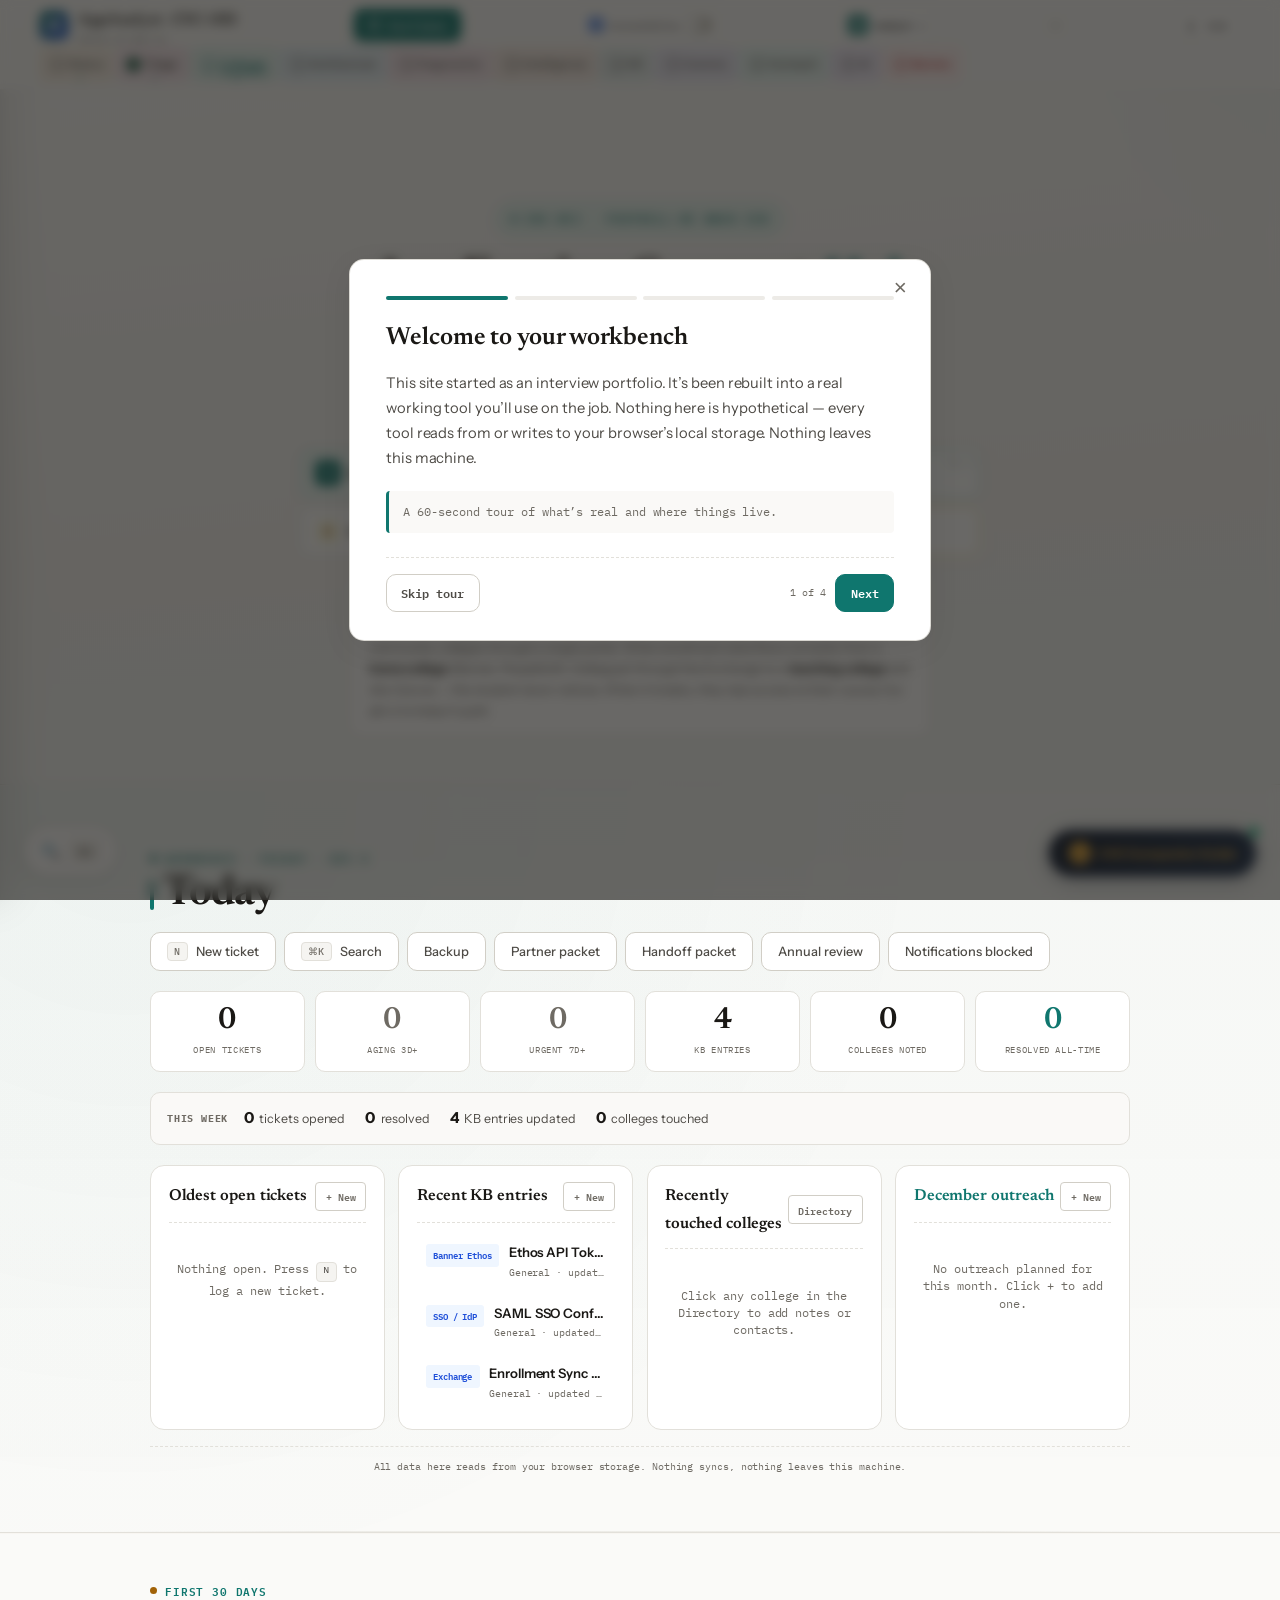
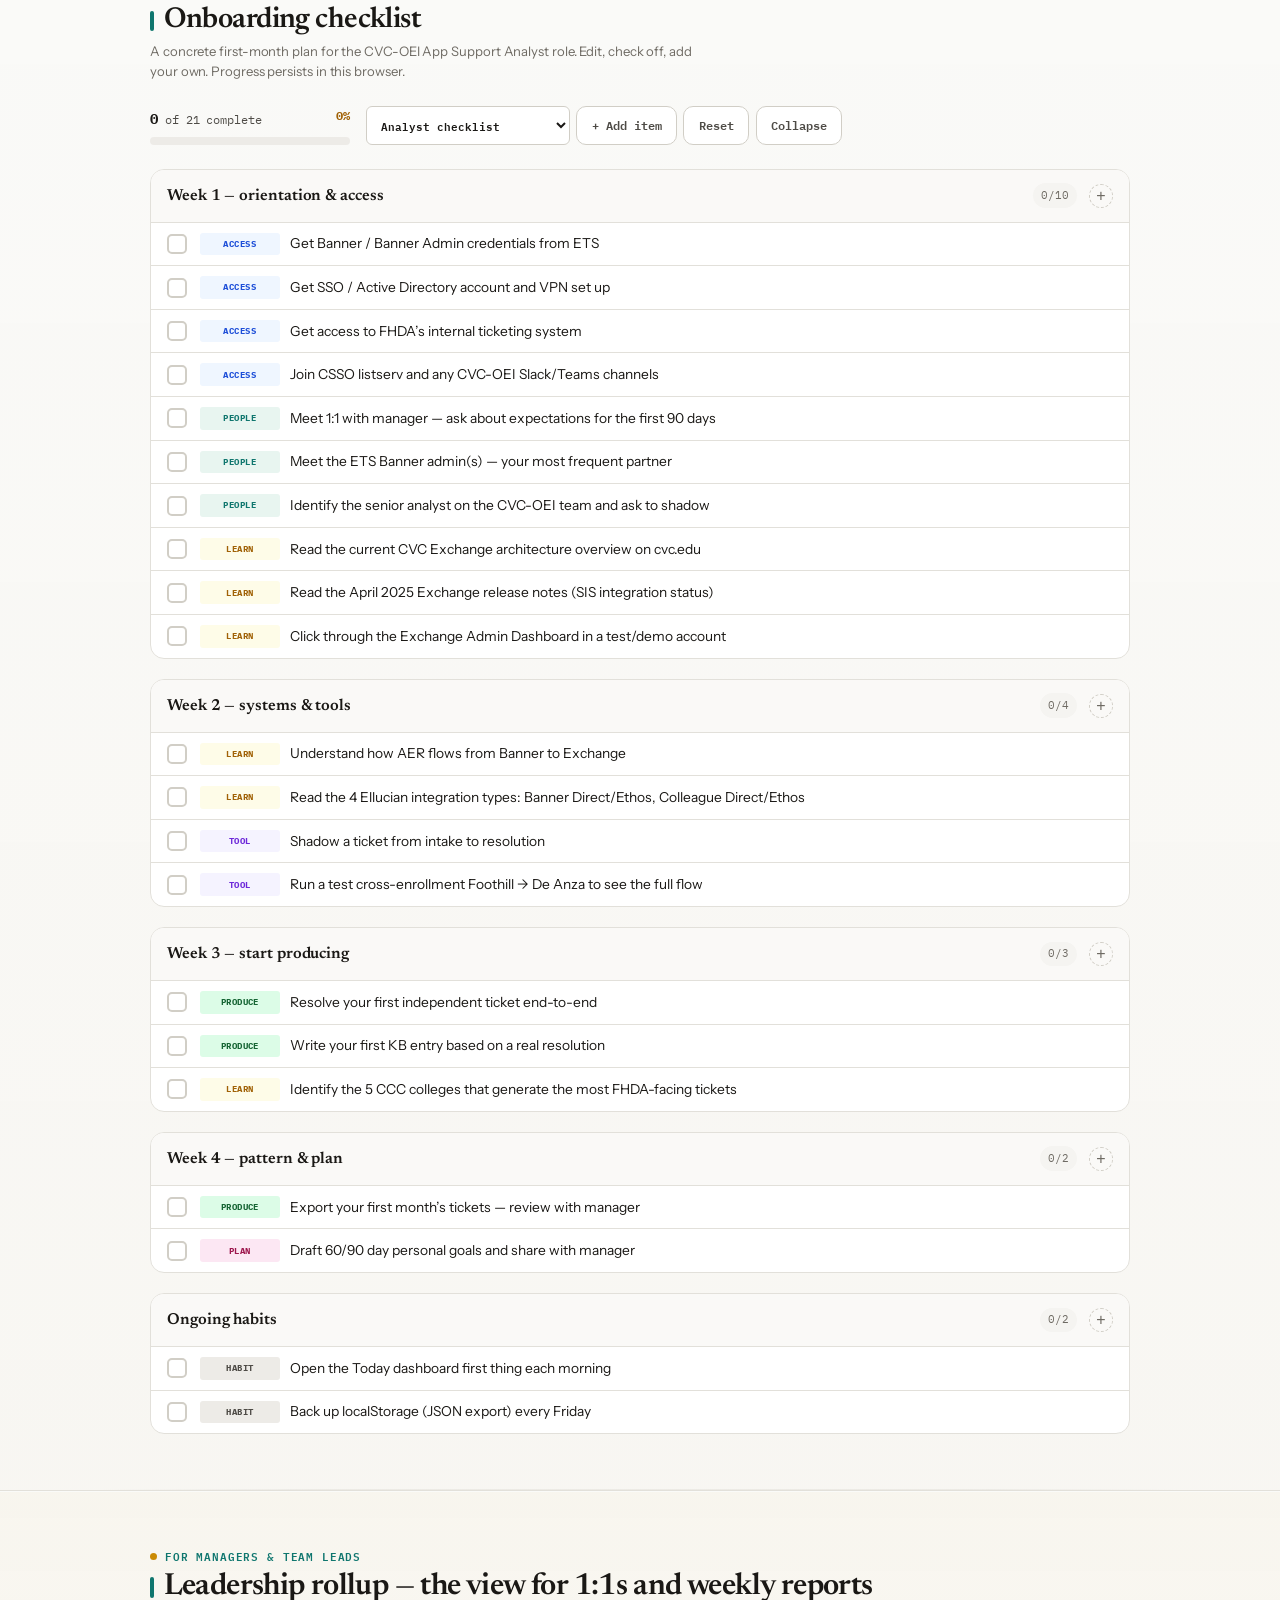
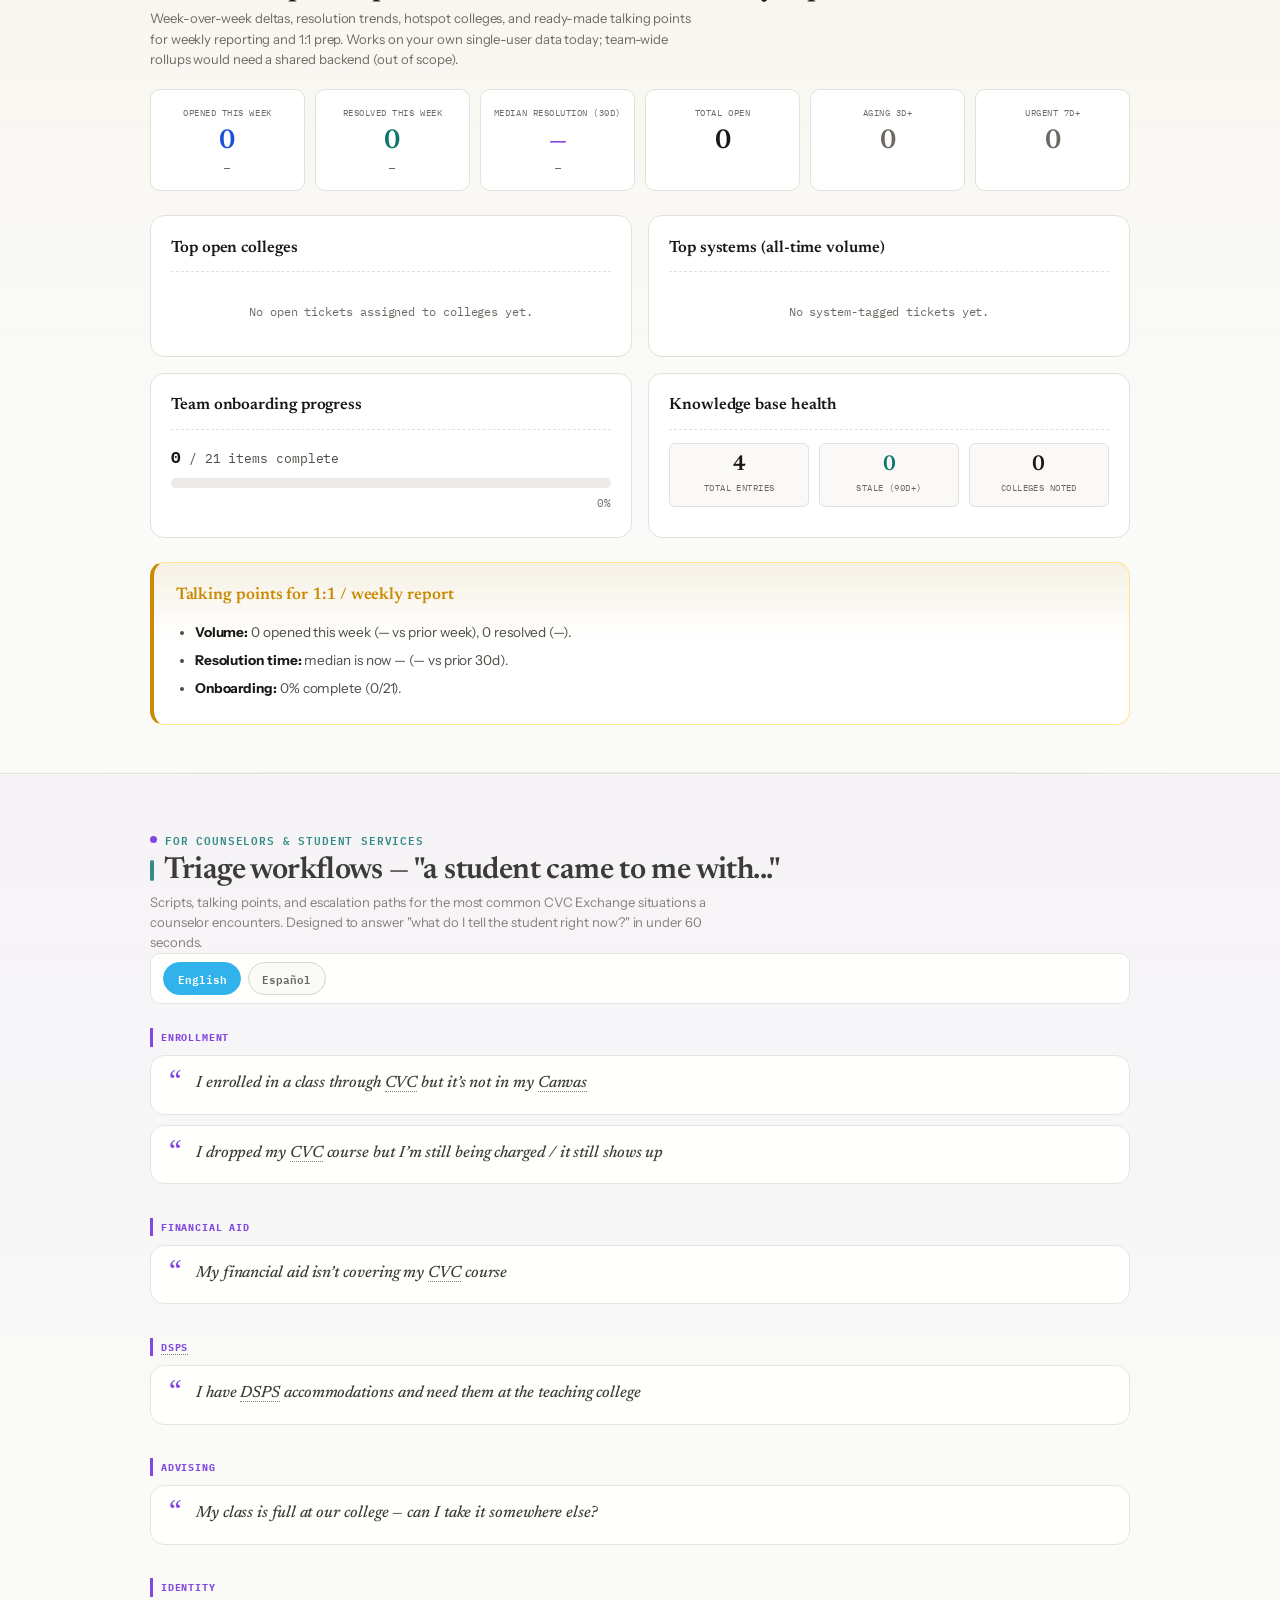
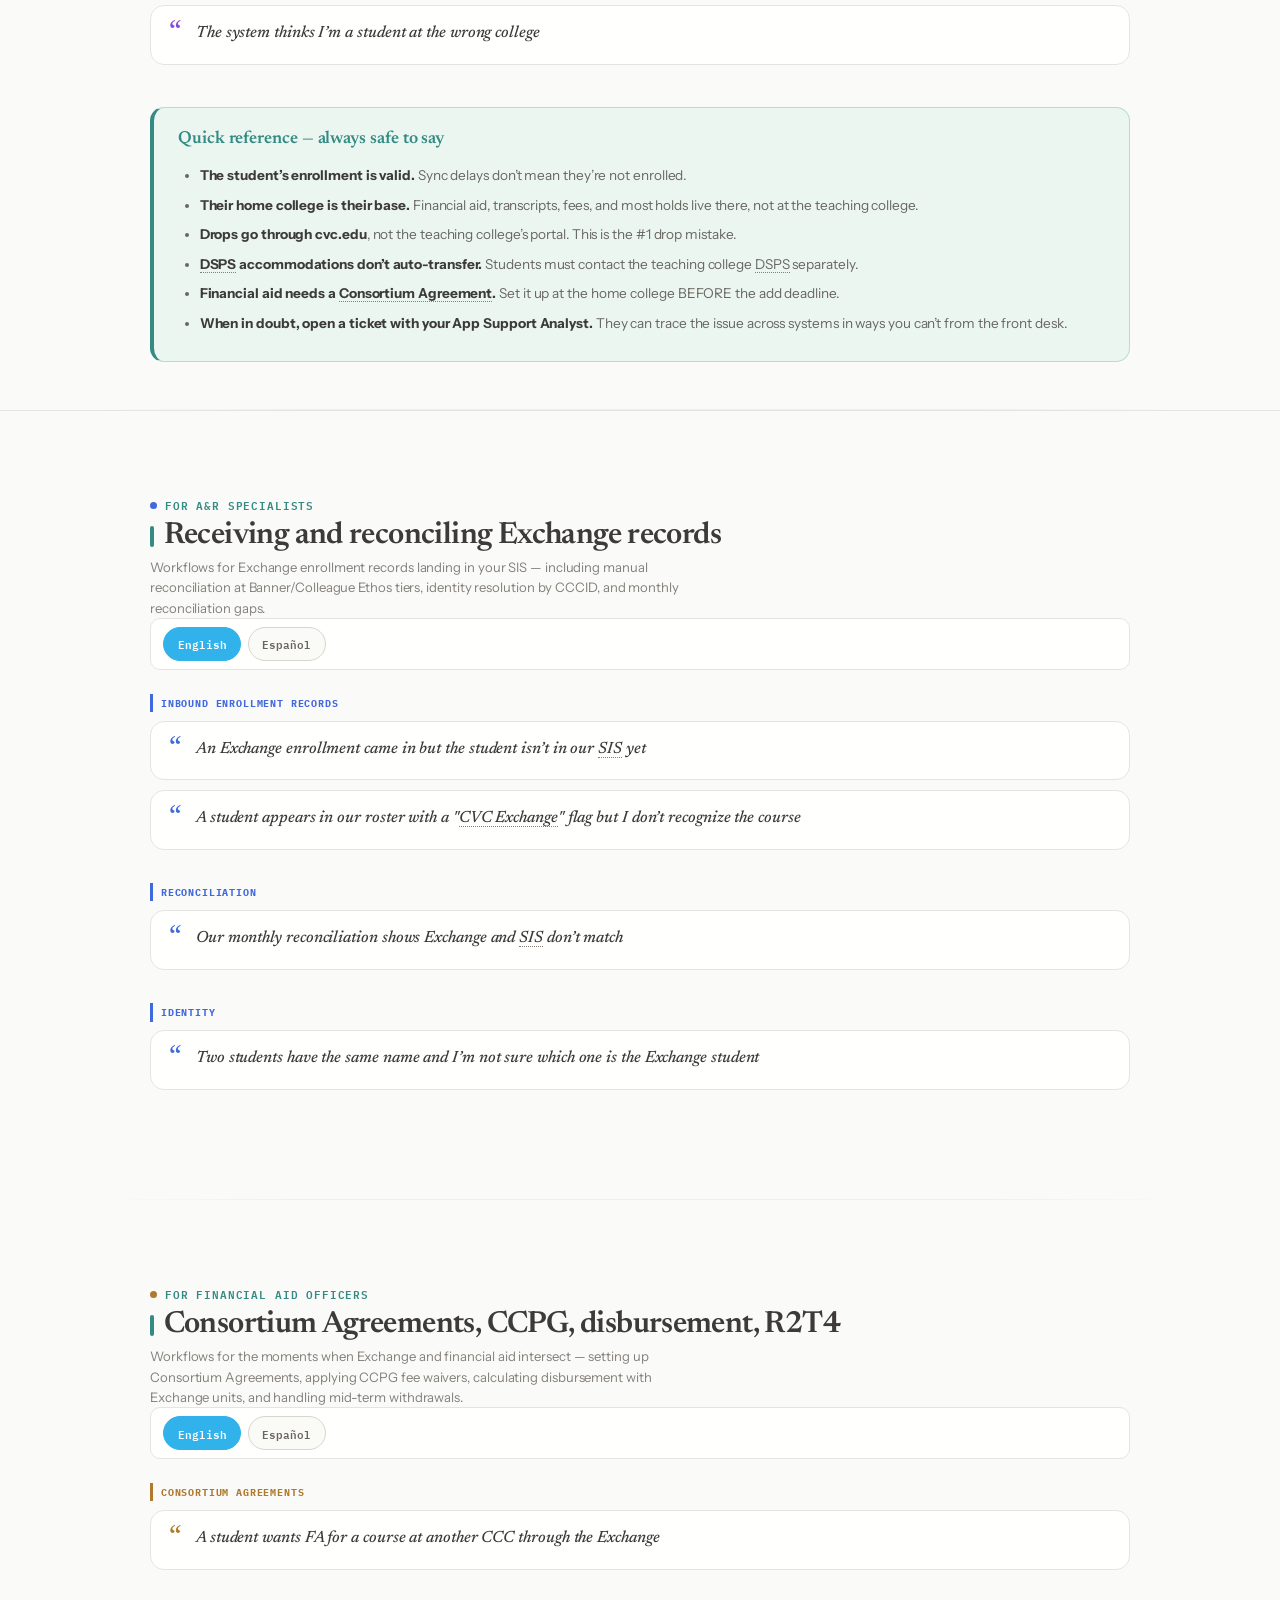
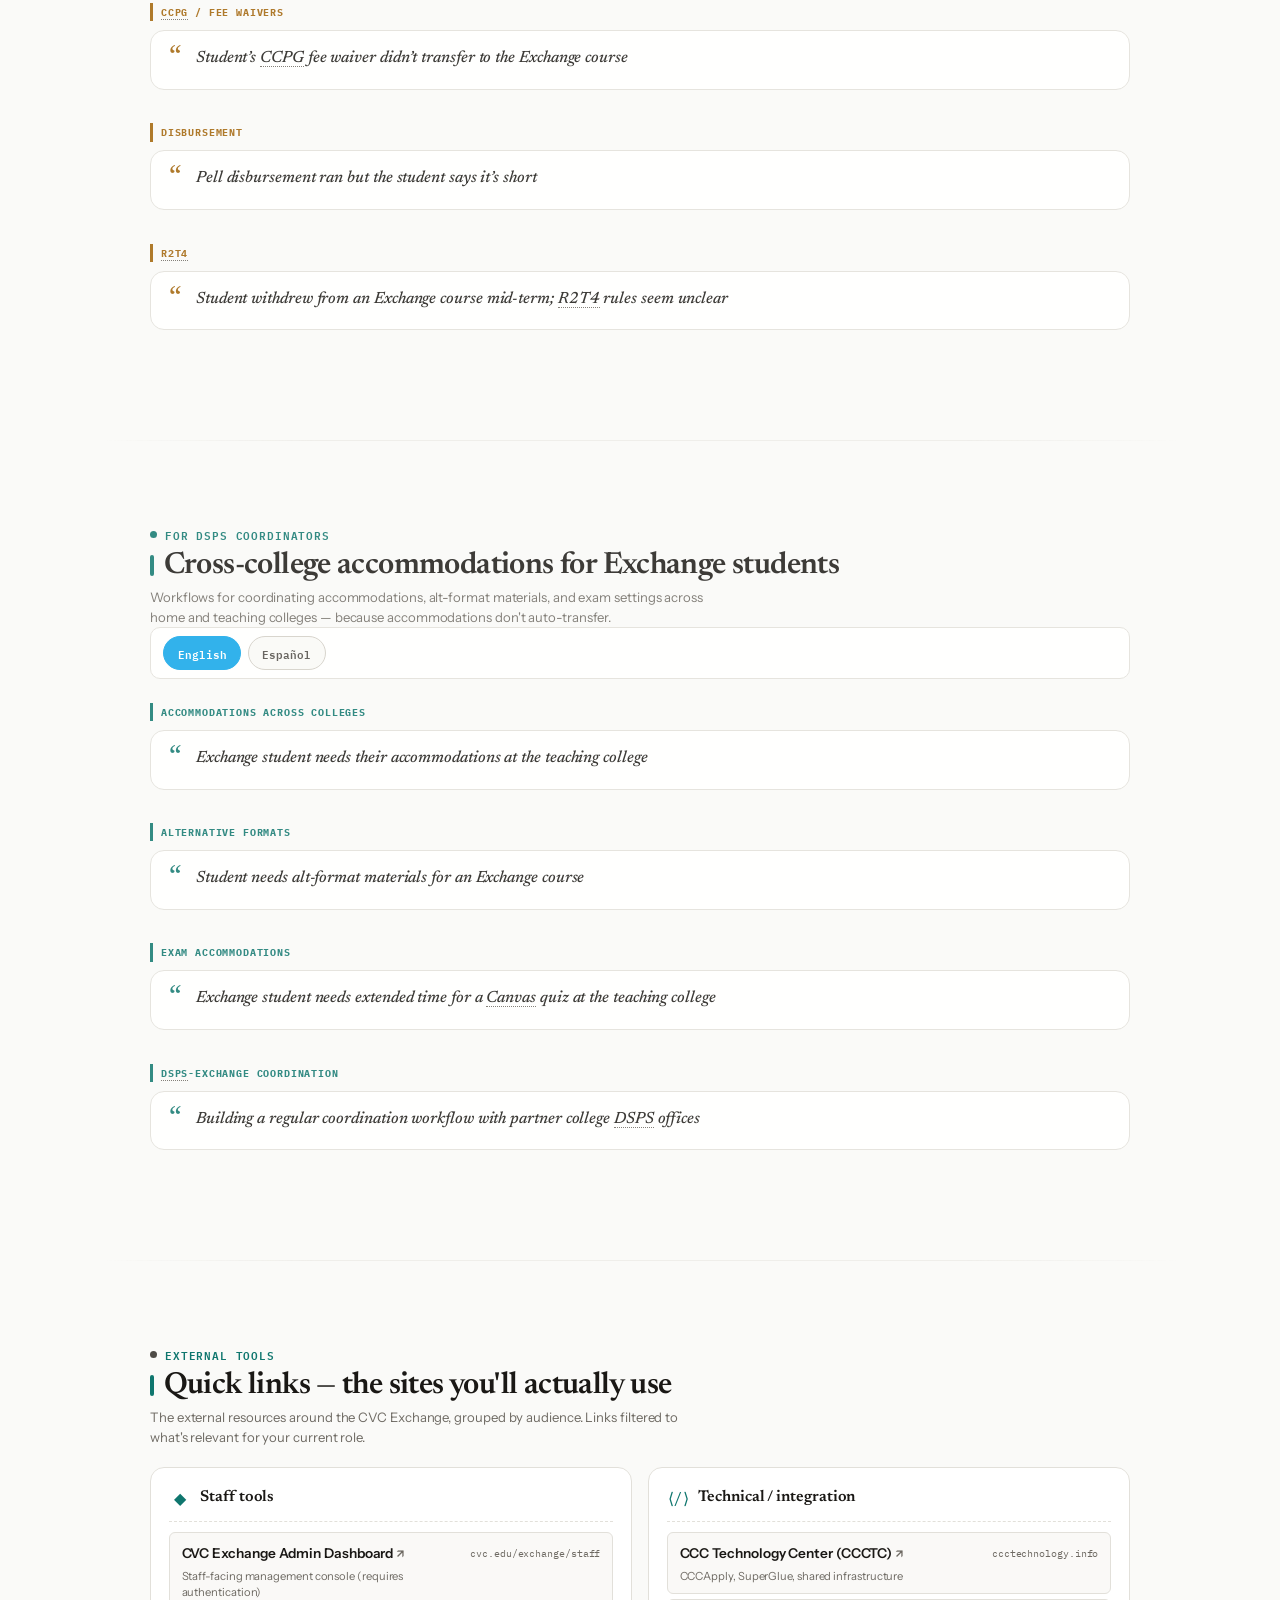
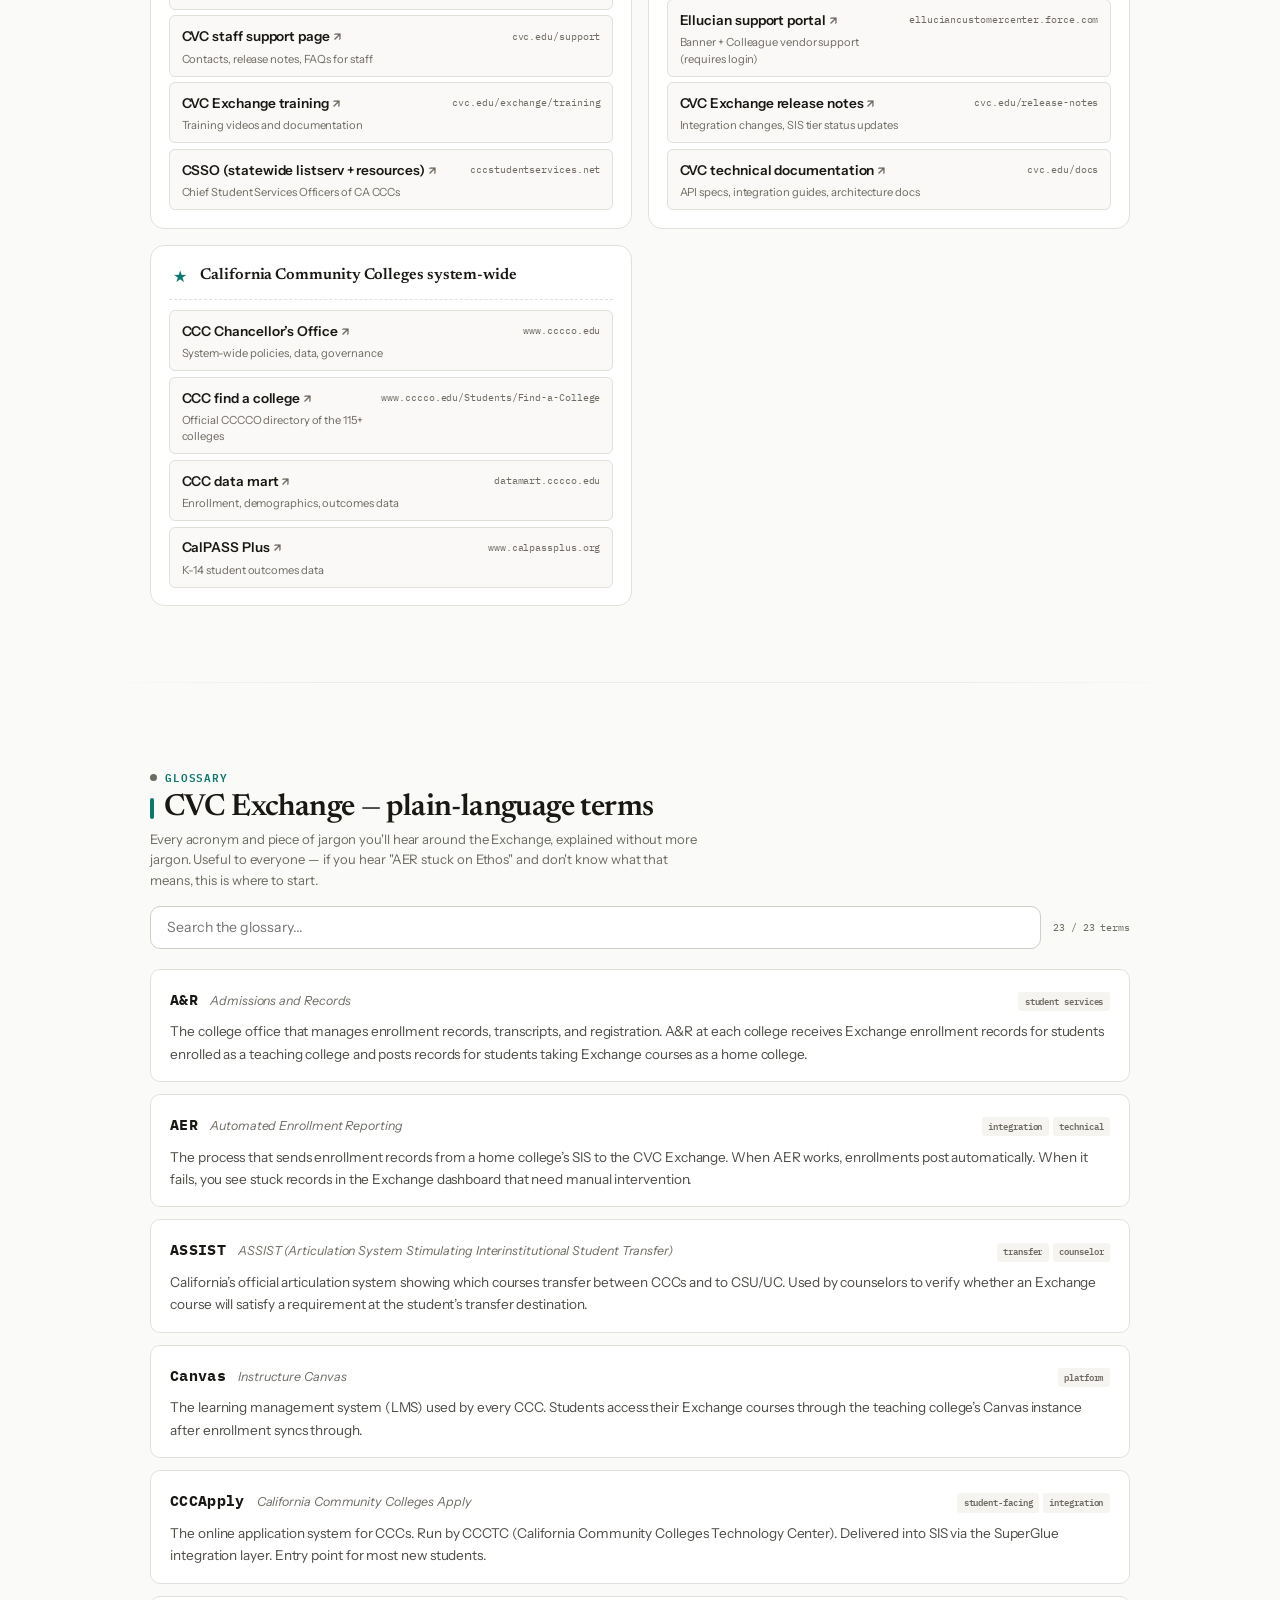
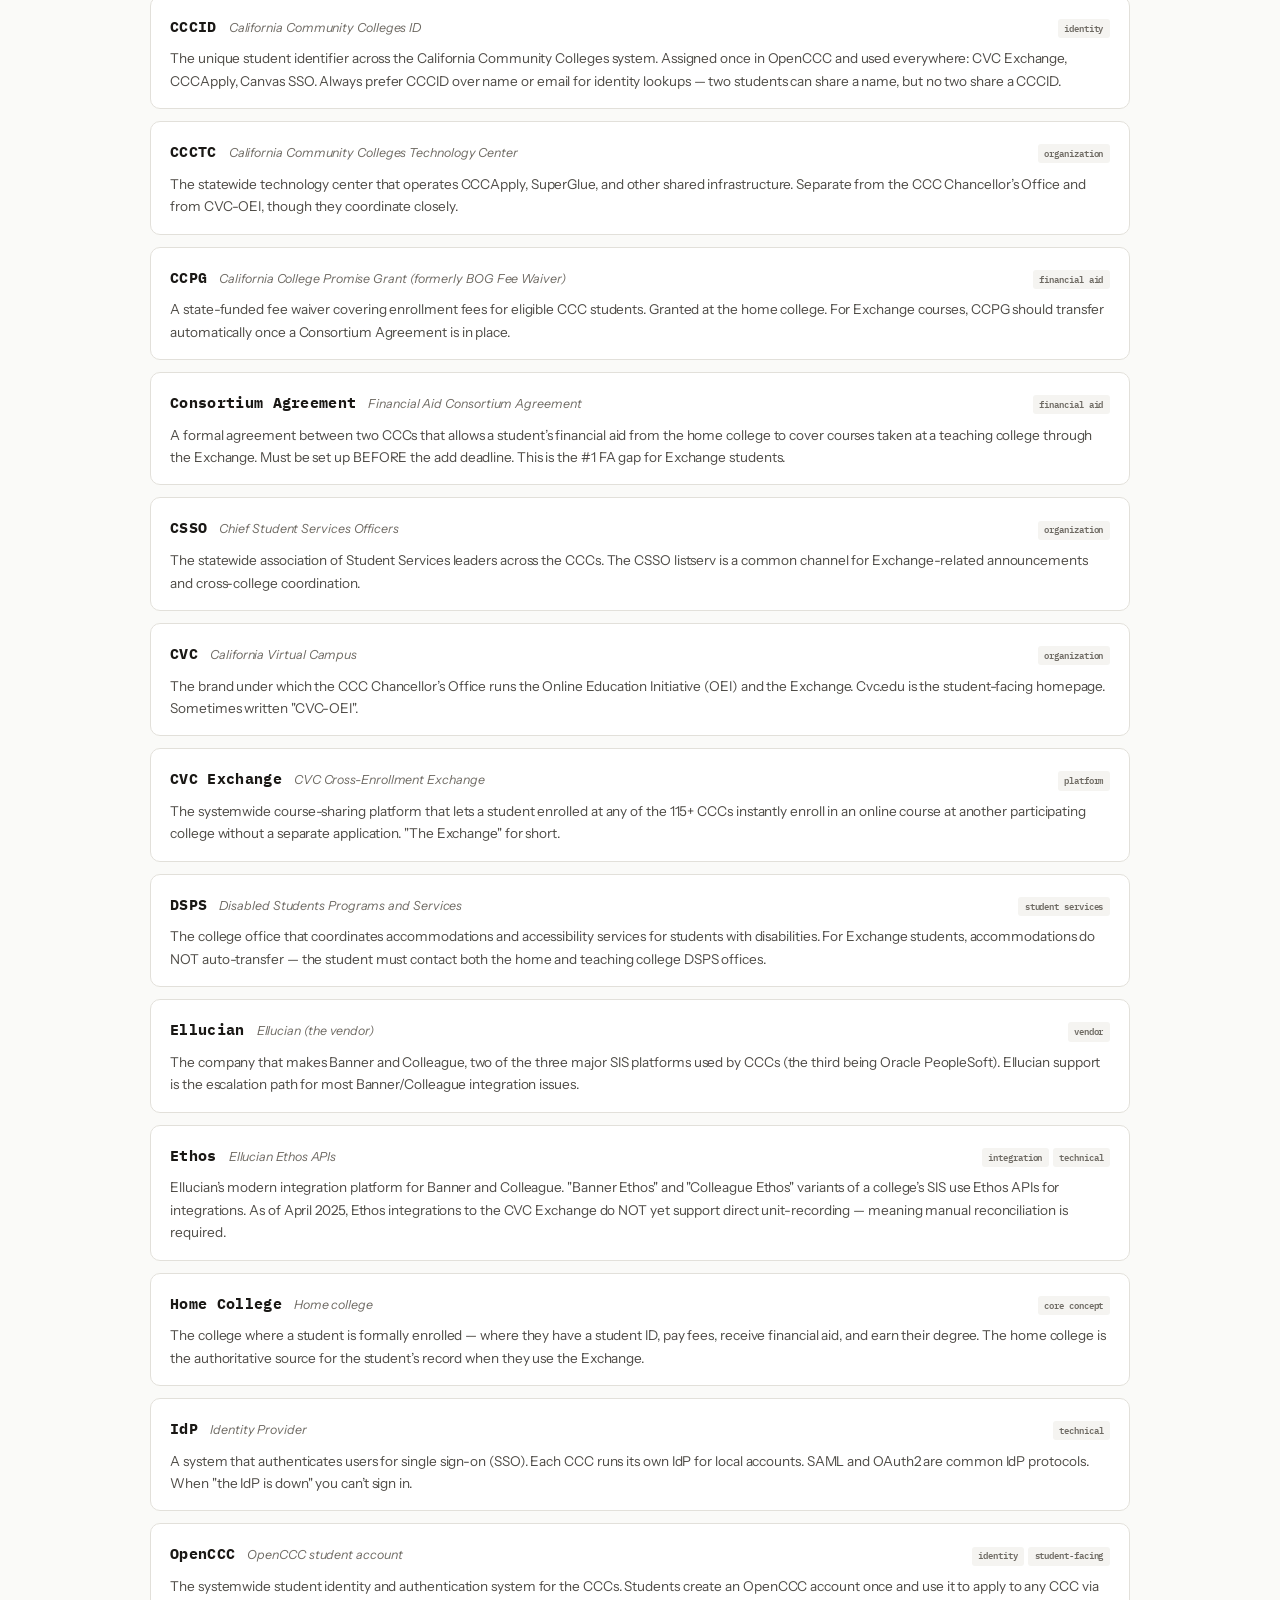
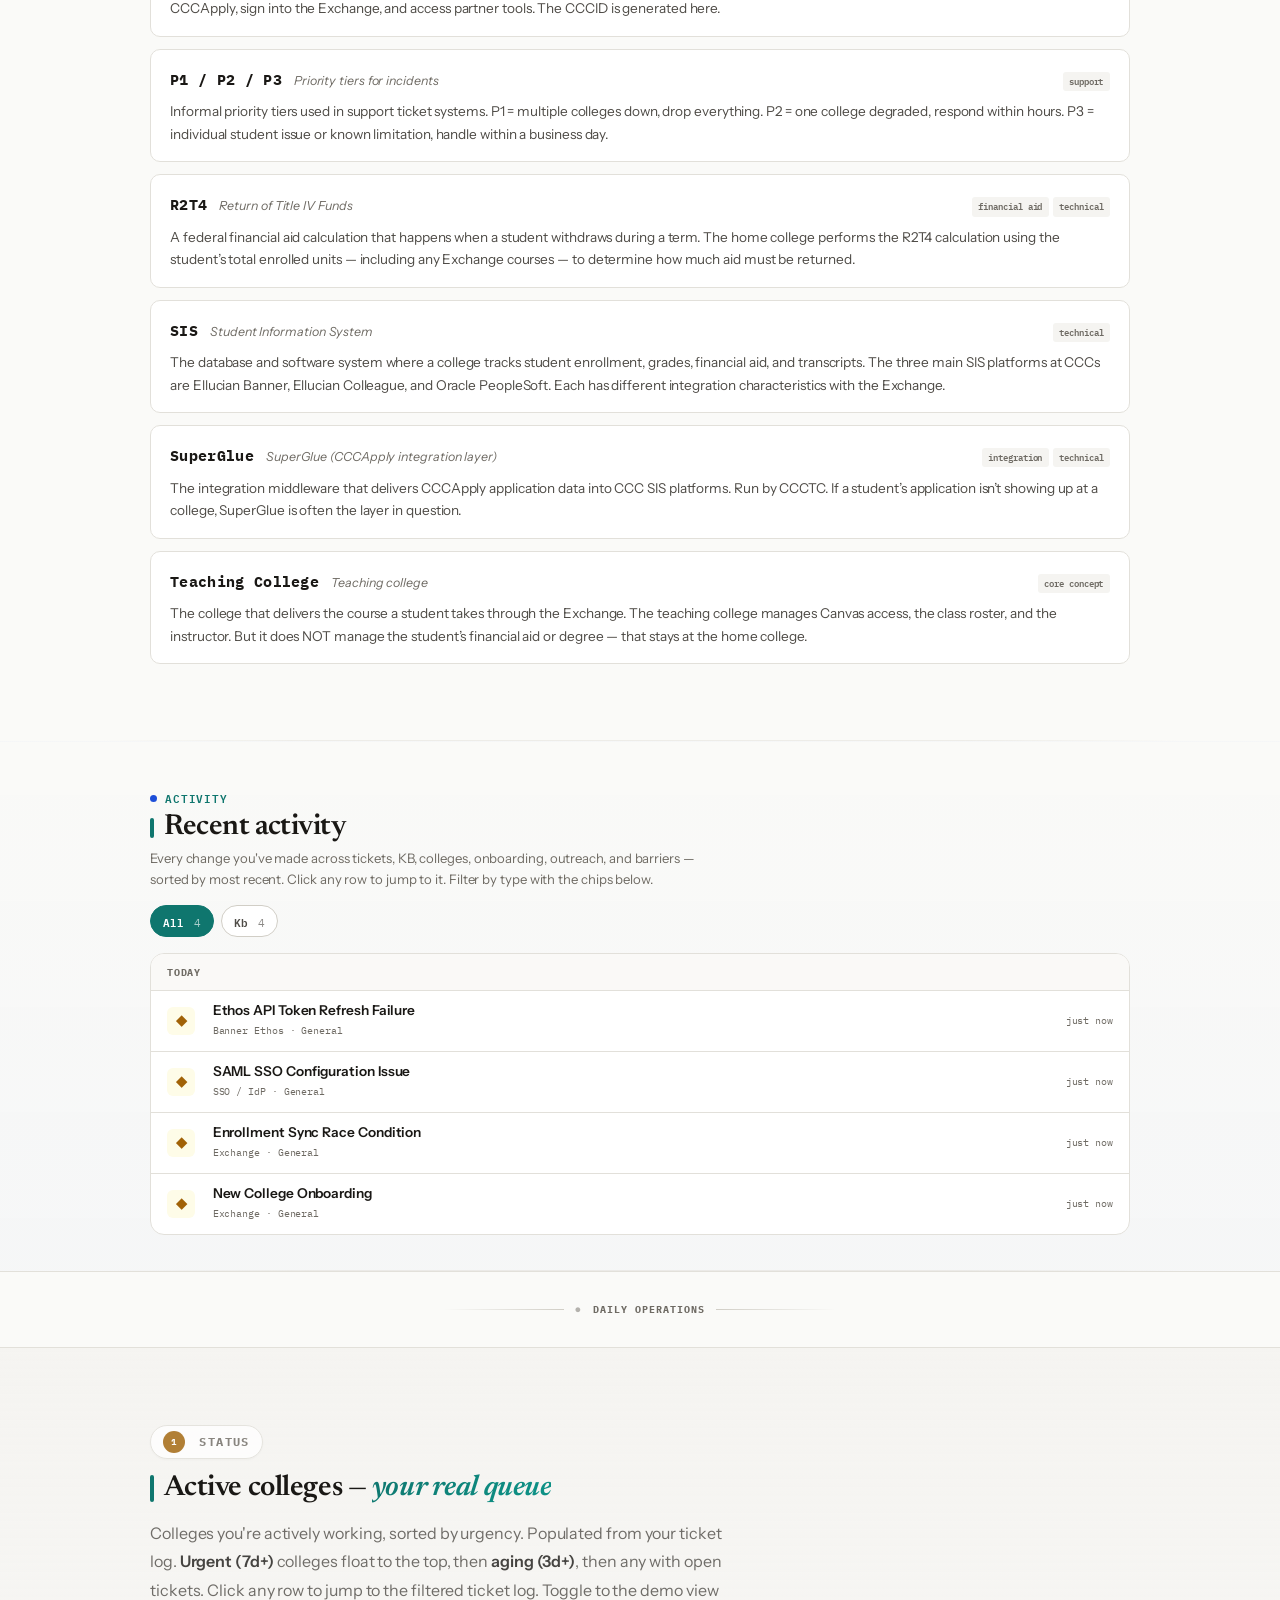
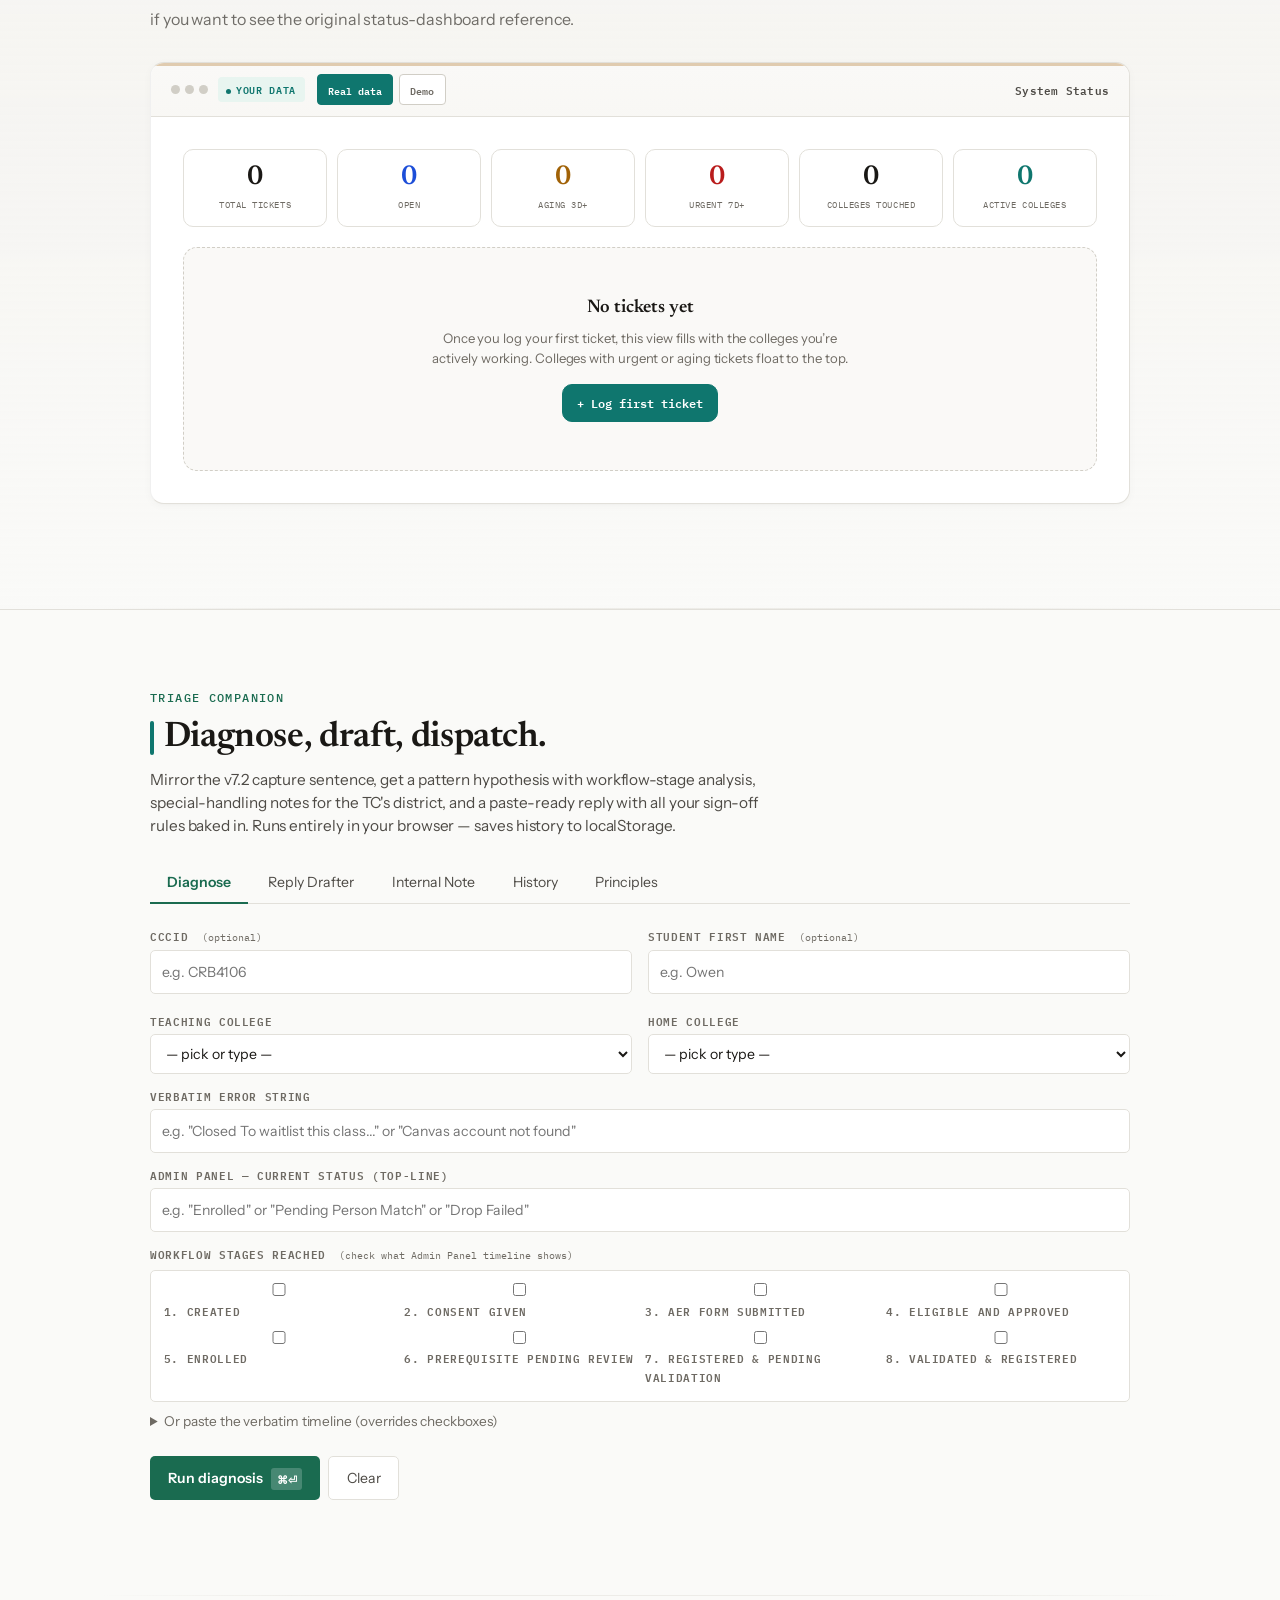
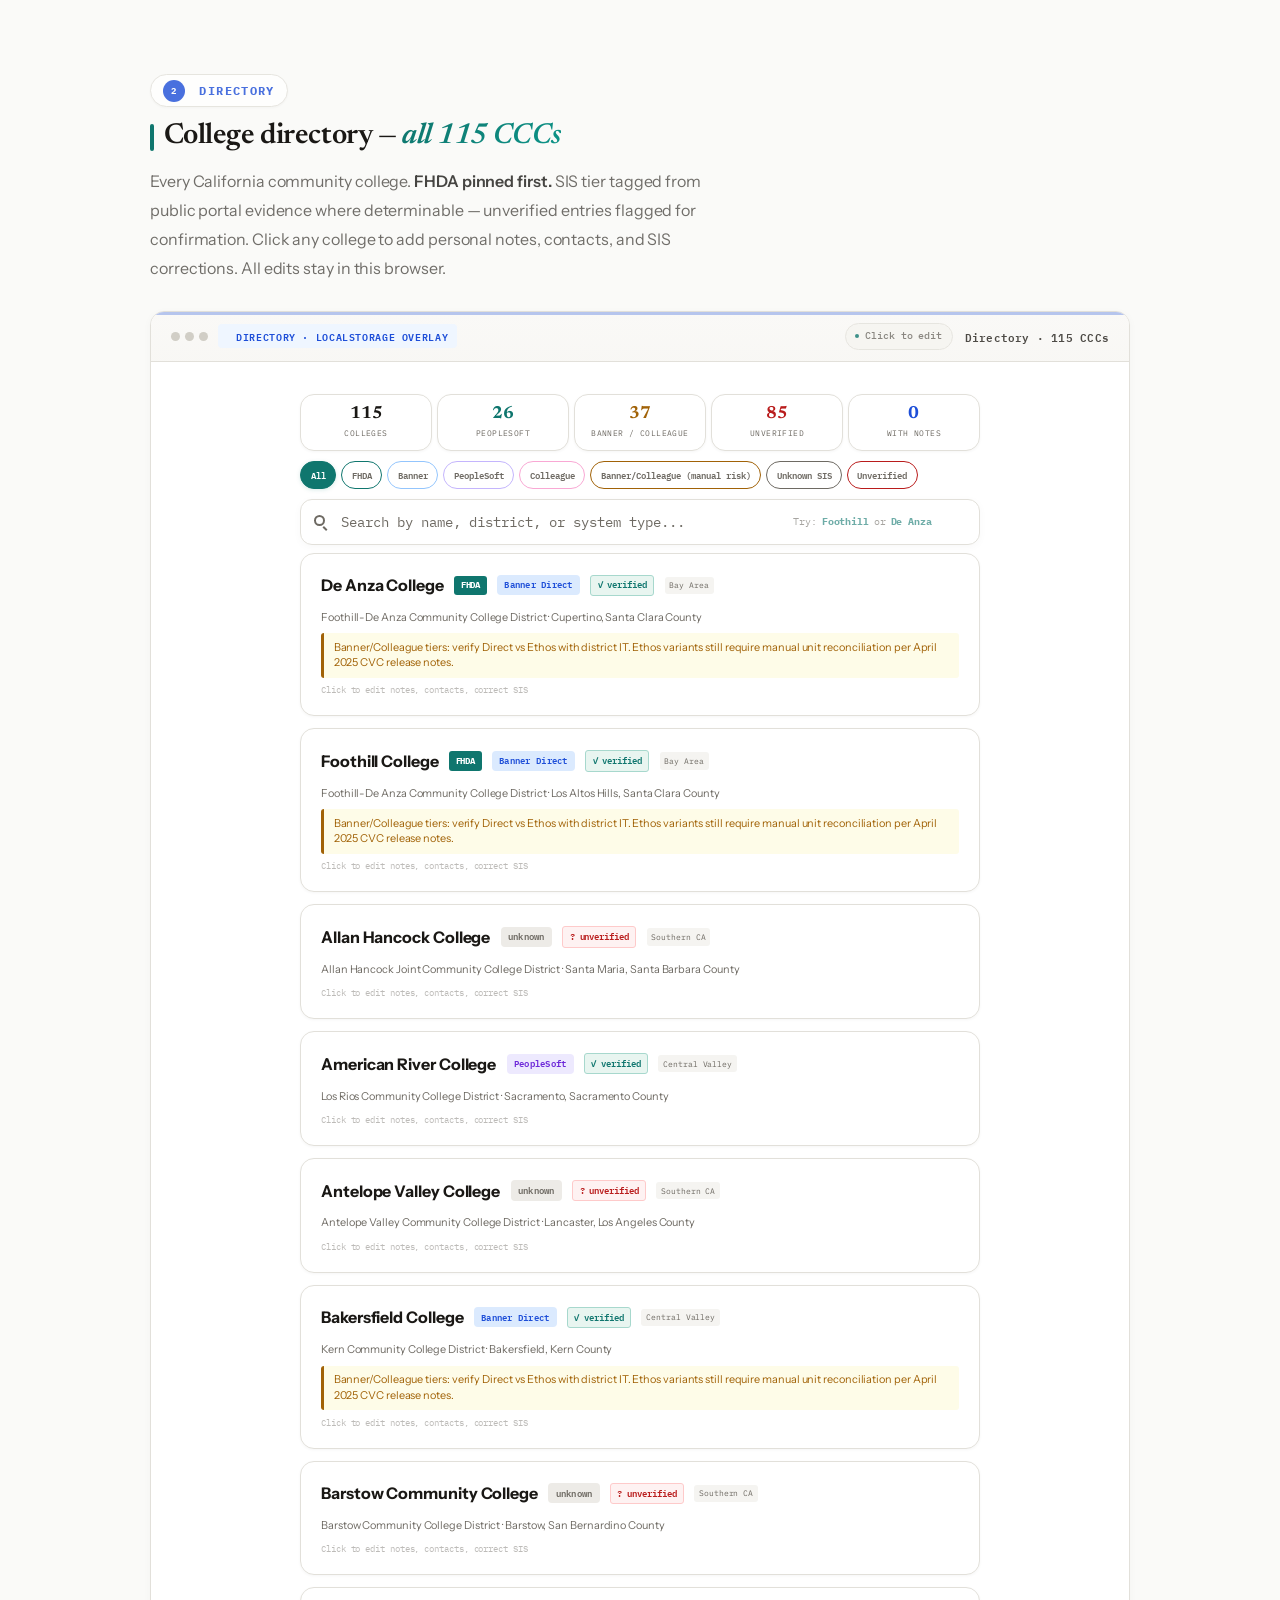
<file: index.html>
<!DOCTYPE html>
<html lang="en">
<head>
<meta charset="UTF-8">
<meta name="viewport" content="width=device-width, initial-scale=1.0">
<title>AppAnalyst — CVC-OEI Support Hub</title>

<!-- Favicon: 4-node Exchange grid -->
<link rel="icon" type="image/svg+xml" href="data:image/svg+xml,%3Csvg xmlns='http://www.w3.org/2000/svg' viewBox='0 0 32 32'%3E%3Cdefs%3E%3ClinearGradient id='bg' x1='0' y1='0' x2='1' y2='1'%3E%3Cstop offset='0%25' stop-color='%230F766E'/%3E%3Cstop offset='100%25' stop-color='%231D4ED8'/%3E%3C/linearGradient%3E%3C/defs%3E%3Crect width='32' height='32' rx='8' fill='url(%23bg)'/%3E%3Cline x1='10' y1='10' x2='22' y2='10' stroke='%23fff' stroke-width='1.5' opacity='.4'/%3E%3Cline x1='10' y1='22' x2='22' y2='22' stroke='%23fff' stroke-width='1.5' opacity='.4'/%3E%3Cline x1='10' y1='10' x2='10' y2='22' stroke='%23fff' stroke-width='1.5' opacity='.4'/%3E%3Cline x1='22' y1='10' x2='22' y2='22' stroke='%23fff' stroke-width='1.5' opacity='.4'/%3E%3Cline x1='10' y1='10' x2='22' y2='22' stroke='%2399F6E4' stroke-width='1.2' opacity='.5'/%3E%3Ccircle cx='10' cy='10' r='4' fill='%2334D399'/%3E%3Ccircle cx='22' cy='10' r='4' fill='%2360A5FA'/%3E%3Ccircle cx='10' cy='22' r='4' fill='%23A78BFA'/%3E%3Ccircle cx='22' cy='22' r='4' fill='%2399F6E4'/%3E%3Ccircle cx='16' cy='16' r='2.5' fill='%23fff'/%3E%3C/svg%3E">
<link rel="apple-touch-icon" href="data:image/svg+xml,%3Csvg xmlns='http://www.w3.org/2000/svg' viewBox='0 0 180 180'%3E%3Cdefs%3E%3ClinearGradient id='bg' x1='0' y1='0' x2='1' y2='1'%3E%3Cstop offset='0%25' stop-color='%230F766E'/%3E%3Cstop offset='100%25' stop-color='%231D4ED8'/%3E%3C/linearGradient%3E%3C/defs%3E%3Crect width='180' height='180' rx='40' fill='url(%23bg)'/%3E%3Cline x1='56' y1='56' x2='124' y2='56' stroke='%23fff' stroke-width='4' opacity='.3'/%3E%3Cline x1='56' y1='124' x2='124' y2='124' stroke='%23fff' stroke-width='4' opacity='.3'/%3E%3Cline x1='56' y1='56' x2='56' y2='124' stroke='%23fff' stroke-width='4' opacity='.3'/%3E%3Cline x1='124' y1='56' x2='124' y2='124' stroke='%23fff' stroke-width='4' opacity='.3'/%3E%3Cline x1='56' y1='56' x2='124' y2='124' stroke='%2399F6E4' stroke-width='3' opacity='.4'/%3E%3Ccircle cx='56' cy='56' r='18' fill='%2334D399'/%3E%3Ccircle cx='124' cy='56' r='18' fill='%2360A5FA'/%3E%3Ccircle cx='56' cy='124' r='18' fill='%23A78BFA'/%3E%3Ccircle cx='124' cy='124' r='18' fill='%2399F6E4'/%3E%3Ccircle cx='90' cy='90' r='12' fill='%23fff'/%3E%3C/svg%3E">
<meta name="description" content="CVC-OEI Application Support Hub — operational tools for monitoring, diagnosis, escalation, and barrier analysis across 115+ California community colleges.">
<meta property="og:title" content="AppAnalyst — CVC-OEI Support Hub">
<meta property="og:description" content="Operational tools for monitoring, diagnosis, escalation, and barrier analysis across the CVC Exchange.">
<meta property="og:type" content="website">
<meta property="og:url" content="https://fansofhenry.github.io/AppAnalyst/">
<link rel="canonical" href="https://fansofhenry.github.io/AppAnalyst/">
<meta name="theme-color" content="#0F766E">
<link rel="manifest" href="./manifest.json">
<meta name="apple-mobile-web-app-capable" content="yes">
<meta name="apple-mobile-web-app-status-bar-style" content="default">
<meta name="apple-mobile-web-app-title" content="AppAnalyst">
<script>
// First-paint theme + role — runs before stylesheets apply to prevent flash
(function() {
  try {
    var t = localStorage.getItem('appanalyst.theme.v1');
    if (t === 'dark') document.documentElement.setAttribute('data-theme', 'dark');
  } catch (e) {}
  try {
    var r = localStorage.getItem('appanalyst.role.v1') || 'analyst';
    document.documentElement.setAttribute('data-role', r);
  } catch (e) {}
})();
</script>
<!-- Open a TCP+TLS connection to Google's font CDNs before the CSS request lands. -->
<link rel="preconnect" href="https://fonts.googleapis.com">
<link rel="preconnect" href="https://fonts.gstatic.com" crossorigin>
<link href="https://fonts.googleapis.com/css2?family=Newsreader:ital,opsz,wght@0,6..72,400;0,6..72,500;0,6..72,600;1,6..72,400;1,6..72,500&family=Instrument+Sans:wght@400;500;600;700&family=IBM+Plex+Mono:wght@400;500;600&display=swap" rel="stylesheet">

<!-- Stylesheets -->
<link rel="stylesheet" href="css/tokens.css">
<link rel="stylesheet" href="css/base.css">
<link rel="stylesheet" href="css/components.css">
<link rel="stylesheet" href="css/sections.css">
<link rel="stylesheet" href="css/nav.css">
<link rel="stylesheet" href="css/animations.css">
<link rel="stylesheet" href="css/modes.css">
<link rel="stylesheet" href="css/responsive.css">
<!-- print.css downloads non-blocking and only applies when printing. -->
<link rel="stylesheet" href="css/print.css" media="print">

<style>
/* ── Hub Dashboard Overrides ── */
.hub-header {
  padding: clamp(5rem, 10vw, 7rem) 0 clamp(2rem, 4vw, 3rem);
  text-align: center;
  background: linear-gradient(175deg, var(--bg) 0%, var(--bg-2) 60%, rgba(15,118,110,.03) 100%);
  border-bottom: 1px solid var(--border);
  position: relative;
  overflow: hidden;
}
.hub-header::before {
  content: '';
  position: absolute;
  top: -50%; right: -20%;
  width: 500px; height: 500px;
  border-radius: 50%;
  background: radial-gradient(circle, rgba(15,118,110,.04) 0%, transparent 70%);
  pointer-events: none;
}
.hub-badge {
  display: inline-flex;
  align-items: center;
  gap: .5rem;
  font-family: var(--mono);
  font-size: var(--fs-xs);
  font-weight: 700;
  letter-spacing: .1em;
  text-transform: uppercase;
  color: var(--primary);
  padding: .35rem .85rem;
  border-radius: 100px;
  background: var(--primary-light);
  border: 1px solid var(--primary-bd);
  margin-bottom: 1.25rem;
}
.hub-badge .dot {
  width: 6px; height: 6px; border-radius: 50%;
  background: var(--primary);
  animation: pulse-dot 2s infinite;
}
@keyframes pulse-dot {
  0%, 100% { opacity: 1; }
  50% { opacity: .4; }
}
.hub-title {
  font-family: var(--display);
  font-size: clamp(2rem, 5vw, 3rem);
  font-weight: 700;
  line-height: 1.12;
  letter-spacing: -.025em;
  color: var(--text);
  max-width: 700px;
  margin: 0 auto .6rem;
}
.hub-title em {
  font-style: italic;
}
@supports(-webkit-background-clip: text) or (background-clip: text) {
  .hub-title em {
    background: linear-gradient(135deg, var(--primary), #0D9488);
    -webkit-background-clip: text;
    -webkit-text-fill-color: transparent;
    background-clip: text;
  }
}
.hub-mission {
  font-family: var(--display);
  font-style: italic;
  font-size: var(--fs-sm);
  color: var(--text-3);
  margin-bottom: 1.5rem;
  letter-spacing: .01em;
}
.hub-stats {
  display: flex;
  justify-content: center;
  gap: clamp(1.5rem, 4vw, 3rem);
  margin-bottom: 2rem;
  flex-wrap: wrap;
}
.hub-stat-num {
  font-family: var(--mono);
  font-size: clamp(1.4rem, 3vw, 1.8rem);
  font-weight: 700;
  line-height: 1;
  letter-spacing: -.02em;
}
.hub-stat-label {
  font-family: var(--mono);
  font-size: var(--fs-xs);
  color: var(--text-3);
  margin-top: .25rem;
  letter-spacing: .02em;
}
.hub-actions {
  display: grid;
  grid-template-columns: repeat(3, 1fr);
  gap: .6rem;
  max-width: 680px;
  margin: 0 auto 1.5rem;
}
@media (max-width: 600px) {
  .hub-actions { grid-template-columns: repeat(2, 1fr); }
}
.hub-action {
  display: flex;
  align-items: center;
  gap: .55rem;
  padding: .65rem .85rem;
  border-radius: var(--r);
  background: var(--surface);
  border: 1px solid var(--border);
  box-shadow: var(--shadow);
  cursor: pointer;
  transition: all .2s var(--ease);
  text-decoration: none;
  color: var(--text);
  position: relative;
}
.hub-action:hover {
  border-color: var(--primary-bd);
  box-shadow: var(--shadow-md);
  transform: translateY(-1px);
}
.hub-action--primary {
  border-color: var(--primary-bd);
  background: linear-gradient(135deg, var(--primary-light) 0%, var(--surface) 100%);
}
.hub-action--primary:hover {
  box-shadow: var(--shadow-lg);
}
.hub-action-icon {
  font-size: .85rem;
  flex-shrink: 0;
  width: 26px;
  height: 26px;
  display: flex;
  align-items: center;
  justify-content: center;
  border-radius: 6px;
  background: var(--bg-2);
  font-family: var(--mono);
  font-weight: 700;
}
.hub-action--primary .hub-action-icon {
  background: var(--primary);
  color: #fff;
}
.hub-action-text {
  font-size: var(--fs-sm);
  font-weight: 600;
}
.hub-action-key {
  position: absolute;
  top: .3rem; right: .4rem;
  font-family: var(--mono);
  font-size: .5rem;
  color: var(--text-3);
  opacity: .6;
}
.hub-context {
  max-width: 580px;
  margin: 0 auto;
  padding: .85rem 1.1rem;
  border-radius: var(--r);
  background: var(--surface);
  border: 1px solid var(--border);
  box-shadow: var(--shadow);
  text-align: left;
  font-size: var(--fs-sm);
  color: var(--text-2);
  line-height: 1.7;
}
.hub-context strong { color: var(--text); }
.hub-context-label {
  font-family: var(--mono);
  font-size: .55rem;
  font-weight: 700;
  letter-spacing: .1em;
  text-transform: uppercase;
  color: var(--text-3);
  margin-bottom: .35rem;
}
.hub-footer {
  padding: clamp(3rem, 6vw, 4.5rem) 0;
  background: linear-gradient(180deg, var(--bg-2) 0%, var(--bg-3) 100%);
  border-top: 1px solid var(--border);
}
.hub-footer-inner {
  max-width: 820px;
  margin: 0 auto;
  text-align: center;
}
.hub-footer-brand {
  font-family: var(--display);
  font-size: 1.15rem;
  font-weight: 600;
  color: var(--text);
  margin-bottom: .25rem;
}
.hub-footer-team {
  font-size: var(--fs-sm);
  color: var(--text-2);
  margin-bottom: 1.25rem;
  line-height: 1.7;
}
.hub-footer-about {
  max-width: 680px;
  margin: 0 auto 2rem;
  text-align: left;
  font-size: var(--fs-sm);
  color: var(--text-2);
  line-height: 1.7;
}
.hub-footer-about p {
  margin: 0 0 .85rem;
}
.hub-footer-about p:last-child { margin-bottom: 0; }
.hub-footer-about strong { color: var(--text); }
.hub-footer-boundary {
  padding: .75rem .9rem;
  background: var(--surface);
  border: 1px solid var(--border);
  border-left: 3px solid var(--primary);
  border-radius: 6px;
  font-size: .72rem;
  color: var(--text-3);
}
.hub-footer-boundary strong { color: var(--primary); }
.hub-footer-boundary code {
  font-family: var(--mono);
  font-size: .68rem;
  padding: 1px 5px;
  background: var(--bg-2);
  border-radius: 4px;
  color: var(--text-2);
}
.hub-footer-cols {
  display: grid;
  grid-template-columns: repeat(3, 1fr);
  gap: 1.5rem;
  text-align: left;
  margin-bottom: 1.5rem;
}
@media (max-width: 720px) {
  .hub-footer-cols { grid-template-columns: 1fr 1fr; }
}
@media (max-width: 500px) {
  .hub-footer-cols { grid-template-columns: 1fr; }
}
.hub-footer-col-label {
  font-family: var(--mono);
  font-size: .55rem;
  font-weight: 700;
  letter-spacing: .1em;
  text-transform: uppercase;
  color: var(--text-3);
  margin-bottom: .4rem;
}
.hub-footer-col a {
  display: block;
  color: var(--primary);
  text-decoration: none;
  font-size: var(--fs-sm);
  line-height: 2;
  transition: color .15s;
}
.hub-footer-col a:hover { color: var(--text); }
.hub-footer-meta {
  margin-top: 1.25rem;
  padding-top: 1rem;
  border-top: 1px solid var(--border);
  font-size: .65rem;
  color: var(--text-3);
  line-height: 1.6;
  text-align: center;
}
.sec-group-divider {
  display: flex;
  align-items: center;
  justify-content: center;
  gap: .65rem;
  padding: 1.75rem 0;
  font-family: var(--mono);
  font-size: .65rem;
  font-weight: 700;
  letter-spacing: .1em;
  text-transform: uppercase;
  color: var(--text-3);
}
.sec-group-divider::before,
.sec-group-divider::after {
  content: '';
  flex: 1;
  max-width: 120px;
  height: 1px;
  background: linear-gradient(90deg, transparent, var(--border-2));
}
.sec-group-divider::after {
  background: linear-gradient(90deg, var(--border-2), transparent);
}
.sec-group-divider .sgd-icon {
  font-size: .7rem;
  opacity: .5;
}
</style>

</head>
<body>
<div class="scroll-progress" id="scrollProgress"></div>
<!-- Theater mode dim overlay -->
<div class="theater-dim"></div>
<!-- Zoom mode indicator -->
<div class="zoom-badge">Zoom Mode</div>
<!-- Theater mode indicator -->
<div class="theater-badge"><span class="tb-dot"></span>Theater Mode · hover or arrow keys to navigate</div>
<!-- Accessibility mode indicator -->
<div class="a11y-badge">WCAG AAA · High Contrast</div>
<a href="#main-content" class="skip-link">Skip to main content</a>

<nav id="nav" role="navigation" aria-label="Main navigation">
  <a class="nav-brand" href="#" onclick="event.preventDefault();(document.scrollingElement||document.documentElement).scrollTo({top:0,behavior:'smooth'});window.scrollTo({top:0,behavior:'smooth'})" style="text-decoration:none;cursor:pointer" title="Back to top"><div class="nav-icon"><svg viewBox="0 0 16 16" fill="none" aria-hidden="true"><path d="M3 3h4v4H3zM9 3h4v4H9zM3 9h4v4H3zM9 9h4v4H9z" stroke="#fff" stroke-width="1.5" stroke-linejoin="round"/><path d="M7 5h2M5 7v2M11 7v2" stroke="#fff" stroke-width="1.2"/></svg></div><span class="nav-title">AppAnalyst · CVC-OEI</span></a>
  <button class="toc-btn" id="tocBtn" onclick="toggleToc()"><svg width="14" height="14" viewBox="0 0 14 14" fill="none" style="flex-shrink:0" aria-hidden="true"><rect y="2" width="14" height="1.5" rx=".75" fill="#fff"/><rect y="6.25" width="10" height="1.5" rx=".75" fill="#fff"/><rect y="10.5" width="14" height="1.5" rx=".75" fill="#fff"/></svg> Sections</button>
  <div class="a11y-toggle" id="a11yToggle" onclick="toggleA11y()" role="switch" aria-checked="false" aria-label="Toggle accessibility high-contrast mode" tabindex="0"><span class="a11y-icon" aria-hidden="true">&#9855;</span><span class="a11y-label">Accessibility</span><div class="a11y-switch"></div></div>
  <div class="role-picker-wrap">
    <button class="role-toggle" id="roleToggle" onclick="roleToggleMenu()" aria-label="Change your role" aria-haspopup="true" aria-expanded="false"></button>
    <div class="role-menu" id="roleMenu" role="menu" aria-label="Role picker"></div>
  </div>
  <span id="autosaveDot" class="autosave-dot" title="Auto-save indicator &mdash; flashes when your data is written to localStorage" role="status" aria-live="polite" aria-label="Data saved"></span>
  <button class="theme-toggle-btn" id="themeToggle" onclick="themeToggle()" title="Toggle theme (Shift+D)"><span class="theme-icon">&#9790;</span><span class="theme-label">Dark</span></button>
  <div class="nav-links">
    <a href="#monitor" class="nv nv-amber"><span class="nav-num">1</span>Status</a><a href="#triage" class="nv nv-rose" style="font-weight:600"><span class="nav-num" style="background:#1A6B50">★</span>Triage</a><a href="#lookup" class="nv nv-blue"><span class="nav-num">2</span>Colleges</a><a href="#flow" class="nv nv-sky"><span class="nav-num">3</span>Architecture</a><a href="#tracer" class="nv nv-rose"><span class="nav-num">4</span>Diagnostics</a><a href="#patterns" class="nv nv-orange"><span class="nav-num">5</span>Intelligence</a><a href="#kb" class="nv nv-green"><span class="nav-num">6</span>KB</a><a href="#comms" class="nv nv-indigo"><span class="nav-num">7</span>Comms</a><a href="#outreach" class="nv nv-teal"><span class="nav-num">8</span>Outreach</a><a href="#aiVision" class="nv nv-purple"><span class="nav-num">9</span>AI</a><a href="#barrierOverview" class="nav-barrier"><span class="nav-num">0</span>Barriers</a>
  </div>
</nav>

<!-- ═══ DASHBOARD HERO ═══ -->
<header class="hub-header">
  <div class="wrap">
    <div class="hub-badge"><span class="dot"></span> CVC-OEI &middot; Foothill&ndash;De Anza CCD</div>
    <h1 class="hub-title">Application Support <em>Hub</em></h1>
    <p class="hub-mission">When the data flow works, a student doesn't think about it. That's the goal.</p>
    <div class="hub-stats">
      <div><div class="hub-stat-num" style="color:var(--primary)">115+</div><div class="hub-stat-label">CCC Colleges</div></div>
      <div><div class="hub-stat-num" style="color:var(--blue)">4</div><div class="hub-stat-label">SIS Platforms</div></div>
      <div><div class="hub-stat-num" style="color:var(--red)">33K+</div><div class="hub-stat-label">Annual Enrollments</div></div>
      <div><div class="hub-stat-num" style="color:var(--purple)">70+</div><div class="hub-stat-label">Online ADTs</div></div>
    </div>
    <div class="hub-actions">
      <a class="hub-action hub-action--primary" onclick="document.getElementById('monitor').scrollIntoView({behavior:'smooth'})"><span class="hub-action-icon">1</span><span class="hub-action-text">System Status</span><span class="hub-action-key">Key 1</span></a>
      <a class="hub-action hub-action--primary" onclick="document.getElementById('lookup').scrollIntoView({behavior:'smooth'})"><span class="hub-action-icon">2</span><span class="hub-action-text">College Lookup</span><span class="hub-action-key">Key 2</span></a>
      <a class="hub-action hub-action--primary" onclick="document.getElementById('tracer').scrollIntoView({behavior:'smooth'})"><span class="hub-action-icon">4</span><span class="hub-action-text">Trace Incident</span><span class="hub-action-key">Key 4</span></a>
      <a class="hub-action" onclick="document.getElementById('kb').scrollIntoView({behavior:'smooth'})"><span class="hub-action-icon" style="background:var(--amber-light);color:var(--amber)">6</span><span class="hub-action-text">Knowledge Base</span><span class="hub-action-key">Key 6</span></a>
      <a class="hub-action" onclick="document.getElementById('escalation').scrollIntoView({behavior:'smooth'})"><span class="hub-action-icon" style="background:var(--red-light);color:var(--red)">!</span><span class="hub-action-text">Escalation Guide</span></a>
      <a class="hub-action" onclick="toggleCvcGuide()" style="border-color:var(--amber-bd)"><span class="hub-action-icon" style="background:var(--amber-light);color:var(--amber)">+</span><span class="hub-action-text">CVC Guide</span></a>
    </div>
    <div class="hub-context" style="margin-top:1.5rem">
      <div class="hub-context-label">What is the Exchange?</div>
      The <strong>CVC Exchange</strong> lets students cross-enroll in fully online courses at other California community colleges through a single portal. When enrollment data flows correctly from a <strong>home college</strong> (Banner, PeopleSoft, Colleague) through the Exchange to a <strong>teaching college</strong> and into Canvas &mdash; the student never notices. When it breaks, they lose access to their course. Our job is to keep it quiet.
    </div>
  </div>
</header>

<main id="main-content" role="main" tabindex="-1">

<!-- ═══ TODAY DASHBOARD ═══ -->
<section class="sec sec-today fu" id="today" role="region" aria-label="Today dashboard">
  <div class="wrap">
    <div class="today-head">
      <div>
        <div class="today-eyebrow"><span class="today-dot"></span>Workbench · <span id="todayDate"></span></div>
        <h2 class="today-title">Today</h2>
      </div>
      <div class="today-head-actions">
        <button class="today-btn" onclick="if(typeof tlAdd===&#39;function&#39;)tlAdd()"><kbd>N</kbd> New ticket</button>
        <button class="today-btn" onclick="if(typeof searchOpen===&#39;function&#39;)searchOpen()"><kbd>&#8984;K</kbd> Search</button>
        <button class="today-btn" onclick="if(typeof backupOpen===&#39;function&#39;){backupOpen();backupRenderStats();}" title="Backup and restore all local data">Backup</button>
        <button class="today-btn" onclick="if(typeof packetOpen===&#39;function&#39;)packetOpen()" title="Generate a printable one-pager for a partner college">Partner packet</button>
        <button class="today-btn" onclick="if(typeof handoffGenerate===&#39;function&#39;)handoffGenerate()" title="Generate a printable handoff packet summarizing your current work">Handoff packet</button>
        <button class="today-btn" onclick="if(typeof arvGenerate===&#39;function&#39;)arvGenerate()" title="Generate a year-in-review summary">Annual review</button>
      </div>
    </div>
    <div id="todayBody"></div>
    <div class="today-hint">All data here reads from your browser storage. Nothing syncs, nothing leaves this machine.</div>
  </div>
</section>

<!-- ═══ FIRST 30 DAYS ONBOARDING ═══ -->
<section class="sec fu" id="onboarding" role="region" aria-label="First 30 Days checklist">
  <div class="wrap">
    <div class="ob-header">
      <div>
        <div class="today-eyebrow"><span class="today-dot" style="background:var(--amber)"></span>First 30 Days</div>
        <h2 class="today-title" style="font-size:clamp(1.4rem,3vw,1.8rem)">Onboarding checklist</h2>
        <p class="ob-sub">A concrete first-month plan for the CVC-OEI App Support Analyst role. Edit, check off, add your own. Progress persists in this browser.</p>
      </div>
      <div id="obHead" class="ob-head-right"></div>
    </div>
    <div id="obBody"></div>
  </div>
</section>

<!-- ═══ MANAGER / LEAD DASHBOARD ═══ -->
<section class="sec fu" id="manager" role="region" aria-label="Manager and Team Lead dashboard">
  <div class="wrap">
    <div class="today-eyebrow"><span class="today-dot" style="background:#CA8A04"></span>For managers &amp; team leads</div>
    <h2 class="today-title" style="font-size:clamp(1.5rem,3vw,1.9rem)">Leadership rollup &mdash; the view for 1:1s and weekly reports</h2>
    <p class="ob-sub">Week-over-week deltas, resolution trends, hotspot colleges, and ready-made talking points for weekly reporting and 1:1 prep. Works on your own single-user data today; team-wide rollups would need a shared backend (out of scope).</p>
    <div id="managerBody"></div>
  </div>
</section>

<!-- ═══ FOR STUDENTS — self-help guide ═══ -->
<section class="sec fu" id="forStudents" role="region" aria-label="Student Guide">
  <div class="wrap">
    <div class="today-eyebrow"><span class="today-dot" style="background:#0EA5E9"></span>For students</div>
    <h2 class="today-title" style="font-size:clamp(1.5rem,3vw,1.9rem)">Using the CVC Exchange &mdash; a plain-language guide</h2>
    <p class="ob-sub">Everything you need to find a class at another California community college, enroll in it, and access it in Canvas. No jargon. If you get stuck, the troubleshooting section below covers the most common problems.</p>
    <div id="forStudentsBody"></div>
  </div>
</section>

<!-- ═══ FOR COUNSELORS — triage workflows ═══ -->
<section class="sec fu" id="forCounselors" role="region" aria-label="Counselor Workflows">
  <div class="wrap">
    <div class="today-eyebrow"><span class="today-dot" style="background:var(--purple)"></span>For counselors &amp; student services</div>
    <h2 class="today-title" style="font-size:clamp(1.5rem,3vw,1.9rem)">Triage workflows &mdash; "a student came to me with..."</h2>
    <p class="ob-sub">Scripts, talking points, and escalation paths for the most common CVC Exchange situations a counselor encounters. Designed to answer "what do I tell the student right now?" in under 60 seconds.</p>
    <div id="forCounselorsBody"></div>
  </div>
</section>

<!-- ═══ FOR A&R — inbound record workflows ═══ -->
<section class="sec fu" id="forAR" role="region" aria-label="Admissions and Records Workflows">
  <div class="wrap">
    <div class="today-eyebrow"><span class="today-dot" style="background:var(--blue)"></span>For A&amp;R Specialists</div>
    <h2 class="today-title" style="font-size:clamp(1.5rem,3vw,1.9rem)">Receiving and reconciling Exchange records</h2>
    <p class="ob-sub">Workflows for Exchange enrollment records landing in your SIS &mdash; including manual reconciliation at Banner/Colleague Ethos tiers, identity resolution by CCCID, and monthly reconciliation gaps.</p>
    <div id="forARBody"></div>
  </div>
</section>

<!-- ═══ FOR FINANCIAL AID — consortium & disbursement ═══ -->
<section class="sec fu" id="forFA" role="region" aria-label="Financial Aid Workflows">
  <div class="wrap">
    <div class="today-eyebrow"><span class="today-dot" style="background:var(--amber)"></span>For Financial Aid Officers</div>
    <h2 class="today-title" style="font-size:clamp(1.5rem,3vw,1.9rem)">Consortium Agreements, CCPG, disbursement, R2T4</h2>
    <p class="ob-sub">Workflows for the moments when Exchange and financial aid intersect &mdash; setting up Consortium Agreements, applying CCPG fee waivers, calculating disbursement with Exchange units, and handling mid-term withdrawals.</p>
    <div id="forFABody"></div>
  </div>
</section>

<!-- ═══ FOR DSPS — cross-college accommodations ═══ -->
<section class="sec fu" id="forDSPS" role="region" aria-label="DSPS Coordinator Workflows">
  <div class="wrap">
    <div class="today-eyebrow"><span class="today-dot" style="background:var(--teal)"></span>For DSPS Coordinators</div>
    <h2 class="today-title" style="font-size:clamp(1.5rem,3vw,1.9rem)">Cross-college accommodations for Exchange students</h2>
    <p class="ob-sub">Workflows for coordinating accommodations, alt-format materials, and exam settings across home and teaching colleges &mdash; because accommodations don't auto-transfer.</p>
    <div id="forDSPSBody"></div>
  </div>
</section>

<!-- ═══ EXTERNAL TOOLS / QUICK LINKS ═══ -->
<section class="sec fu" id="externalTools" role="region" aria-label="External CVC Exchange tools">
  <div class="wrap">
    <div class="today-eyebrow"><span class="today-dot" style="background:var(--text-2)"></span>External tools</div>
    <h2 class="today-title" style="font-size:clamp(1.5rem,3vw,1.9rem)">Quick links &mdash; the sites you'll actually use</h2>
    <p class="ob-sub">The external resources around the CVC Exchange, grouped by audience. Links filtered to what's relevant for your current role.</p>
    <div id="externalBody"></div>
  </div>
</section>

<!-- ═══ CVC GLOSSARY ═══ -->
<section class="sec fu" id="glossary" role="region" aria-label="CVC Glossary">
  <div class="wrap">
    <div class="today-eyebrow"><span class="today-dot" style="background:var(--text-3)"></span>Glossary</div>
    <h2 class="today-title" style="font-size:clamp(1.5rem,3vw,1.9rem)">CVC Exchange &mdash; plain-language terms</h2>
    <p class="ob-sub">Every acronym and piece of jargon you'll hear around the Exchange, explained without more jargon. Useful to everyone &mdash; if you hear "AER stuck on Ethos" and don't know what that means, this is where to start.</p>
    <div id="glossaryBody"></div>
  </div>
</section>

<!-- ═══ ACTIVITY LOG ═══ -->
<section class="sec fu" id="activity" role="region" aria-label="Activity Log">
  <div class="wrap">
    <div class="today-eyebrow"><span class="today-dot" style="background:var(--blue)"></span>Activity</div>
    <h2 class="today-title" style="font-size:clamp(1.4rem,3vw,1.8rem)">Recent activity</h2>
    <p class="ob-sub">Every change you've made across tickets, KB, colleges, onboarding, outreach, and barriers &mdash; sorted by most recent. Click any row to jump to it. Filter by type with the chips below.</p>
    <div id="activityBody"></div>
  </div>
</section>

<div class="sec-group-divider"><span class="sgd-icon">&#9679;</span> Daily Operations</div>

<!-- ═══ SYSTEM STATUS (MONITOR) ═══ -->
<section class="sec sec-alt fu" id="monitor" role="region" aria-label="System Monitor"><div class="wrap">
  <div class="eyebrow"><span class="sec-num" style="background:var(--amber)">1</span>Status</div>
  <h2>Active colleges — <em>your real queue</em></h2>
  <p class="sec-desc">Colleges you're actively working, sorted by urgency. Populated from your ticket log. <strong>Urgent (7d+)</strong> colleges float to the top, then <strong>aging (3d+)</strong>, then any with open tickets. Click any row to jump to the filtered ticket log. Toggle to the demo view if you want to see the original status-dashboard reference.</p>
  <div class="tool-frame">
    <div class="tool-bar">
      <div class="tool-bar-left"><div class="tool-dots"><span></span><span></span><span></span></div><span class="tool-label tl-green">Your data</span></div>
      <div class="rm-view-toggle">
        <button id="rmBtnReal" class="rm-view-btn rm-active" onclick="rmSetView('real')">Real data</button>
        <button id="rmBtnDemo" class="rm-view-btn" onclick="rmSetView('demo')">Demo</button>
      </div>
      <span class="tool-bar-title">System Status</span>
    </div>
    <div class="tool-body">
      <div id="realMonitorBody"></div>
      <div id="demoMonitorBody" style="display:none">
      <div class="demo-view-banner">Simulated data &mdash; 11 colleges with fake uptime. Toggle back to "Real data" to see your actual queue.</div>
      <div style="position:relative"><div class="live-alert" id="liveAlert"><div class="live-alert-title">New Alert</div><div class="live-alert-body"></div><div class="live-alert-time"></div></div></div>
      <div class="pulse-wrap">
        <div class="pulse-header">
          <span class="pulse-title">Weekly Pulse</span><span class="pulse-badge pulse-badge-red">Elevated</span>
          <span class="pulse-vs">vs prior week</span>
        </div>
        <div class="pulse-grid">
          <div class="pulse-card"><div class="pulse-num" style="color:var(--text)">127</div><div class="pulse-label">Total Tickets</div><div class="pulse-delta pd-up">&uarr; 12% from 113</div></div>
          <div class="pulse-card"><div class="pulse-num" style="color:var(--red)">3</div><div class="pulse-label">Colleges Failing</div><div class="pulse-delta pd-up">&uarr; from 1</div></div>
          <div class="pulse-card"><div class="pulse-num" style="color:var(--teal)">~4,540</div><div class="pulse-label">Students Affected</div><div class="pulse-delta pd-up">&uarr; from ~1,850</div></div>
          <div class="pulse-card"><div class="pulse-num" style="color:var(--primary)">94.2%</div><div class="pulse-label">SLA Met (&lt;4hr)</div><div class="pulse-delta pd-down">&darr; from 97.1%</div></div>
        </div>
      </div>
      <div class="monitor-controls">
        <input class="mon-search" id="monSearch" type="text" placeholder="Search college name or system type..." oninput="filterMonitor()" aria-label="Search colleges by name or system type">
        <div class="filter-tabs" id="filterTabs">
          <button class="filter-tab active" onclick="setFilter('all',this)">All</button>
          <button class="filter-tab" onclick="setFilter('ok',this)">Healthy</button>
          <button class="filter-tab" onclick="setFilter('warn',this)">Degraded</button>
          <button class="filter-tab" onclick="setFilter('err',this)">Failing</button>
        </div>
      </div>
      <div class="monitor-summary" id="monSummary"></div>
      <div class="monitor-grid" id="monitorGrid"></div>
      </div>
    </div>
  </div>
</div></section>

<!-- ═══ TRIAGE COMPANION ═══ -->
<section class="sec fu" id="triage" role="region" aria-label="Triage Companion"><!-- populated by js/triage.js --></section>

<!-- ═══ COLLEGE DIRECTORY ═══ -->
<section class="sec fu" id="lookup" role="region" aria-label="College Lookup"><div class="wrap">
  <div class="eyebrow" style="color:var(--blue)"><span class="sec-num" style="background:var(--blue)">2</span>Directory</div>
  <h2>College directory — <em>all 115 CCCs</em></h2>
  <p class="sec-desc">Every California community college. <strong>FHDA pinned first.</strong> SIS tier tagged from public portal evidence where determinable — unverified entries flagged for confirmation. Click any college to add personal notes, contacts, and SIS corrections. All edits stay in this browser.</p>
  <div class="tool-frame">
    <div class="tool-bar"><div class="tool-bar-left"><div class="tool-dots"><span></span><span></span><span></span></div><span class="tool-label tl-blue">Directory · localStorage overlay</span></div><span class="tool-hint">Click to edit</span><span class="tool-bar-title">Directory &middot; 115 CCCs</span></div>
    <div class="tool-body">
      <div class="lookup-wrap">
        <div class="lookup-stats" id="lookupStats"></div>
        <div class="lookup-filters" id="lookupFilters">
          <button class="lookup-filter lf-active" onclick="filterColleges('all',this)">All</button>
          <button class="lookup-filter" onclick="filterColleges('fhda',this)" style="border-color:var(--primary)">FHDA</button>
          <button class="lookup-filter" onclick="filterColleges('Banner',this)" style="border-color:#93c5fd">Banner</button>
          <button class="lookup-filter" onclick="filterColleges('PeopleSoft',this)" style="border-color:#c4b5fd">PeopleSoft</button>
          <button class="lookup-filter" onclick="filterColleges('Colleague',this)" style="border-color:#f9a8d4">Colleague</button>
          <button class="lookup-filter" onclick="filterColleges('ethos-risk',this)" style="border-color:var(--amber)">Banner/Colleague (manual risk)</button>
          <button class="lookup-filter" onclick="filterColleges('unknown',this)" style="border-color:var(--text-3)">Unknown SIS</button>
          <button class="lookup-filter" onclick="filterColleges('unverified',this)" style="border-color:var(--red)">Unverified</button>
        </div>
        <div class="lookup-input-wrap">
          <label for="collegeLookup" class="sr-only">Search colleges by name, district, or system type</label>
          <input class="lookup-input" id="collegeLookup" type="text" placeholder="Search by name, district, or system type..." oninput="searchColleges(this.value)" autocomplete="off">
          <button class="lookup-clear" id="lookupClear" onclick="clearSearch()" title="Clear search" aria-label="Clear search">&times;</button>
        </div>
        <div class="lookup-results" id="lookupResults"></div>
        <div class="lookup-count" id="lookupCount"></div>
      </div>
    </div>
  </div>
</div></section>

<!-- ═══ ARCHITECTURE ═══ -->
<section class="sec fu" id="flow" role="region" aria-label="Architecture Flow"><div class="wrap">
  <div class="eyebrow"><span class="sec-num" style="background:#0284c7">3</span>Architecture</div>
  <h2>How student data flows — and <em>where it breaks</em></h2>
  <p class="sec-desc">Four layers from home college to Canvas. <strong>FHDA uses Banner Direct</strong> — the most reliable integration path. Click any node to explore failure points.</p>
  <div class="flow-legend">
    <span class="fl-item fl-green"><span class="fl-dot"></span>Student-facing</span>
    <span class="fl-item fl-blue"><span class="fl-dot"></span>Authentication</span>
    <span class="fl-item fl-amber"><span class="fl-dot"></span>Data exchange</span>
    <span class="fl-item fl-red"><span class="fl-dot"></span>Failure point</span>
  </div>
  <div class="flow-visual">
    <div class="flow-title">Cross-Enrollment Data Flow<div class="flow-title-hint">Click any node to explore</div></div>
    <div class="flow-row">
      <div class="f-node fn-sis" onclick="showFlowInfo(0)" role="button" tabindex="0"><div class="fn-label">Home College</div><div class="fn-desc">Banner Direct &middot; Ethos<br>PeopleSoft &middot; Colleague</div></div>
      <div class="f-arrow"><div class="f-arrow-line">&rarr;&rarr;&rarr;</div><div class="f-arrow-label">Enrollment Data</div></div>
      <div class="f-node fn-exc" onclick="showFlowInfo(1)" role="button" tabindex="0"><div class="fn-label">CVC Exchange</div><div class="fn-desc">Cross-enrollment<br>+ FA Dashboard</div></div>
      <div class="f-arrow"><div class="f-arrow-line">&rarr;&rarr;&rarr;</div><div class="f-arrow-label">Roster Sync</div></div>
      <div class="f-node fn-lms" onclick="showFlowInfo(2)" role="button" tabindex="0"><div class="fn-label">Teaching College</div><div class="fn-desc">Enrollment &middot; Roster<br>Parchment transcript</div></div>
      <div class="f-arrow"><div class="f-arrow-line">&rarr;&rarr;&rarr;</div><div class="f-arrow-label">Sign-On</div></div>
      <div class="f-node fn-stu" onclick="showFlowInfo(3)" role="button" tabindex="0"><div class="fn-label">Student</div><div class="fn-desc">Student login<br>Canvas access</div></div>
    </div>
    <div class="flow-info-panel" id="flowInfo"></div>
  </div>
</div></section>

<div class="sec-group-divider"><span class="sgd-icon">&#9679;</span> Incident Response</div>

<!-- ═══ INCIDENT DIAGNOSTICS ═══ -->
<section class="sec fu" id="tracer" role="region" aria-label="Incident Tracer"><div class="wrap">
  <div class="eyebrow"><span class="sec-num" style="background:#be185d">4</span>Diagnostics</div>
  <h2>Trace it layer by layer — <em>your checklist</em></h2>
  <p class="sec-desc">Interactive 5-stage diagnostic: Symptom → Home SIS → Exchange → Teaching college → Canvas. Each stage has questions to work through. <strong>State persists in this browser</strong> so you can come back mid-triage. When you're done, click "Save to ticket log" to record the trace.</p>
  <div class="tool-frame">
    <div class="tool-bar">
      <div class="tool-bar-left"><div class="tool-dots"><span></span><span></span><span></span></div><span class="tool-label tl-blue">Interactive</span></div>
      <div class="rm-view-toggle">
        <button id="rtBtnReal" class="rm-view-btn rm-active" onclick="rtSetView('real')">Checklist</button>
        <button id="rtBtnDemo" class="rm-view-btn" onclick="rtSetView('demo')">Demo</button>
      </div>
      <span class="tool-bar-title">Diagnostic Tracer</span>
    </div>
    <div class="tool-body">
      <div id="realTracerBody"></div>
      <div id="demoTracerBody" style="display:none">
      <div class="demo-view-banner">Scripted Sacramento City walkthrough &mdash; teaching scenario. Toggle back to "Checklist" for the real diagnostic.</div>
      <div class="tracer-controls">
        <button class="tracer-btn tracer-btn-run" id="autoRunBtn" onclick="autoRunTrace()">&#9654; Auto-Run Trace</button>
        <button class="tracer-btn tracer-btn-reset" onclick="resetTrace()">&#8634; Reset</button>
        <div class="tracer-status" id="tracerStatus">Ready — click a layer or auto-run</div>
      </div>
      <div class="tracer-flow" id="tracerFlow"></div>
      <div class="tracer-detail" id="tracerDetail" style="margin-top:1.25rem"></div>
      <div class="resolution-banner" id="resolutionBanner">
        <div class="rb-title">&#10003; Incident Resolved</div>
        <div class="rb-text"><strong>Sacramento City College</strong> — Campus IT renewed the expired security credential. 47 pending student enrollments confirmed sent. Student access verified in Canvas. Knowledge base article drafted. Ticket CVC-4821 closed.</div>
      </div>
      <div class="systemic-banner" id="systemicBanner">
        <div class="sb-header">What Changes Systemically</div>
        <div class="sb-items">
          <div class="sb-item"><span class="sb-type sb-prevention">Prevention</span><div class="sb-text">Automated monitoring alerts the CVC team 72 hours before any college's security credential expires — fixing it before students are affected.</div></div>
          <div class="sb-item"><span class="sb-type sb-scale">Scale</span><div class="sb-text">KB article enables all 7 affected colleges to renew credentials themselves — without opening a ticket.</div></div>
          <div class="sb-item"><span class="sb-type sb-compounding">Compounding</span><div class="sb-text">Pattern data feeds Intelligence section. Next quarter shows auth ticket volume declining — proof the fix worked.</div></div>
        </div>
      </div>
      </div>
    </div>
  </div>
</div></section>

<!-- ═══ STUDENT JOURNEY (reference) ═══ -->
<section class="sec sec-alt fu" id="journey" role="region" aria-label="Student Journey"><div class="wrap">
  <div class="eyebrow">Student Experience<span class="demo-badge" title="Scripted comparison for training/presentation use.">Demo data</span></div>
  <h2>Same enrollment — <em>working</em> vs <em class="red">broken</em></h2>
  <p class="sec-desc">When the Exchange works, a student at Chabot takes MATH 1A at <strong>De Anza</strong> without thinking about it. When it breaks — <strong>the course vanishes from Canvas.</strong></p>
  <div class="tool-frame">
    <div class="tool-bar"><div class="tool-bar-left"><div class="tool-dots"><span></span><span></span><span></span></div><span class="tool-label tl-green">Student View</span></div><span class="tool-hint">Compare: working vs broken</span><span class="tool-bar-title">MATH 1A &middot; Chabot &rarr; De Anza</span></div>
    <div class="tool-body" style="padding:0">
      <div class="journey-toggle" id="journeyToggle">
        <button class="jt-btn" onclick="setJourney('compare',this)">Side by Side</button>
        <button class="jt-btn" onclick="setJourney('ok',this)">Successful Only</button>
        <button class="jt-btn active" onclick="setJourney('broken',this)">Broken Only</button>
      </div>
      <div id="journeyBody"></div>
    </div>
  </div>
</div></section>

<div class="sec-group-divider"><span class="sgd-icon">&#9679;</span> Intelligence &amp; Documentation</div>

<!-- ═══ TICKET INTELLIGENCE ═══ -->
<section class="sec sec-alt fu" id="patterns" role="region" aria-label="Ticket Intelligence"><div class="wrap">
  <div class="eyebrow"><span class="sec-num" style="background:#c2410c">5</span>Ticket Intelligence</div>
  <h2>Your ticket patterns — <em>group and slice</em></h2>
  <p class="sec-desc">Your real tickets, grouped by system, college, status, vendor, or week. <strong>If 5 colleges generate half the volume, that's an onboarding gap.</strong> Shows open vs total so you can spot what's stuck. Toggle to demo view for the original reference chart.</p>
  <div class="tool-frame">
    <div class="tool-bar">
      <div class="tool-bar-left"><div class="tool-dots"><span></span><span></span><span></span></div><span class="tool-label tl-purple">Your data</span></div>
      <div class="rm-view-toggle">
        <button id="rpBtnReal" class="rm-view-btn rm-active" onclick="rpSetView('real')">Real data</button>
        <button id="rpBtnDemo" class="rm-view-btn" onclick="rpSetView('demo')">Demo</button>
      </div>
      <span class="tool-bar-title">Ticket Intelligence</span>
    </div>
    <div class="tool-body">
      <div id="realPatternsBody"></div>
      <div id="demoPatternsBody" style="display:none">
      <div class="demo-view-banner">Simulated 12-week chart. Toggle back to "Real data" to see your actual tickets.</div>
      <div class="pattern-grid">
        <div><div class="chart-area">
          <div class="chart-header"><div class="chart-title">Tickets by Category</div><div class="chart-period">Academic Calendar &middot; Registration &rarr; Add/Drop &rarr; Census &rarr; FA Disbursement &rarr; Midterm &middot; <span id="chartTotal">0</span> total</div></div>
          <div class="chart-body" id="chartBody"></div>
          <div class="chart-legend" id="chartLegend"></div>
        </div>
        <div class="repeat-colleges">
          <div class="rc-header"><div class="rc-title">Top Repeat-Ticket Colleges</div><div class="rc-sub">These 5 colleges generate 58% of all tickets — an onboarding gap, not random.</div></div>
          <div class="rc-rows">
            <div class="rc-row"><span class="rc-rank">1</span><span class="rc-name">Sacramento City</span><div class="rc-bar-bg"><div class="rc-bar" style="width:100%;background:var(--purple)"></div></div><span class="rc-count">23</span><span class="rc-tag rc-tag-auth">Auth</span></div>
            <div class="rc-row"><span class="rc-rank">2</span><span class="rc-name">CCSF</span><div class="rc-bar-bg"><div class="rc-bar" style="width:65%;background:var(--blue)"></div></div><span class="rc-count">15</span><span class="rc-tag rc-tag-sync">Sync</span></div>
            <div class="rc-row"><span class="rc-rank">3</span><span class="rc-name">Riverside City</span><div class="rc-bar-bg"><div class="rc-bar" style="width:52%;background:var(--purple)"></div></div><span class="rc-count">12</span><span class="rc-tag rc-tag-auth">Auth</span></div>
            <div class="rc-row"><span class="rc-rank">4</span><span class="rc-name">Feather River</span><div class="rc-bar-bg"><div class="rc-bar" style="width:43%;background:var(--amber)"></div></div><span class="rc-count">10</span><span class="rc-tag rc-tag-data">Data</span></div>
            <div class="rc-row"><span class="rc-rank">5</span><span class="rc-name">Bakersfield</span><div class="rc-bar-bg"><div class="rc-bar" style="width:35%;background:var(--blue)"></div></div><span class="rc-count">8</span><span class="rc-tag rc-tag-sync">Sync</span></div>
          </div>
          <div class="rc-footer">Intervention: targeted onboarding for top 5 &rarr; projected 30% ticket reduction</div>
        </div></div>
        <div class="insights-panel" id="insightsPanel"></div>
      </div>
      </div>
    </div>
  </div>
</div></section>

<!-- ═══ KNOWLEDGE BASE ═══ -->
<section class="sec fu" id="kb" role="region" aria-label="Knowledge Base Builder"><div class="wrap">
  <div class="eyebrow" style="color:var(--amber)"><span class="sec-num" style="background:var(--amber)">6</span>Knowledge Base</div>
  <h2>Your runbook — <em>written as you learn</em></h2>
  <p class="sec-desc">Personal KB. Markdown entries tagged by system and by the 5 Exchange staff audiences (A&amp;R, FA, Counseling, DSPS, General). Copy to clipboard for ticket replies. <strong>Stored in this browser only</strong> — keep JSON backups.</p>
  <div class="tool-frame">
    <div class="tool-bar"><div class="tool-bar-left"><div class="tool-dots"><span></span><span></span><span></span></div><span class="tool-label tl-amber">Documentation · localStorage</span></div><span class="tool-hint">Select an entry, then edit. Copy as markdown.</span><div class="tool-bar-title">KB Runbook &middot; Personal</div></div>
    <div class="tool-body" style="padding:0">
      <div class="kb-toolbar">
        <input class="tl-search kb-search" type="text" placeholder="Search entries…" oninput="kbSetSearch(this.value)">
        <select class="kb-select" onchange="kbSetSysFilter(this.value)">
          <option value="all">All systems</option>
          <option>Banner Direct</option>
          <option>Banner Ethos</option>
          <option>Colleague Ethos</option>
          <option>PeopleSoft</option>
          <option>Exchange</option>
          <option>CCCApply</option>
          <option>SuperGlue</option>
          <option>Canvas</option>
          <option>SSO / IdP</option>
          <option>General</option>
        </select>
        <select class="kb-select" onchange="kbSetAudFilter(this.value)">
          <option value="all">All audiences</option>
          <option>A&amp;R</option>
          <option>Financial Aid</option>
          <option>Counseling</option>
          <option>DSPS</option>
          <option>General</option>
        </select>
        <button class="tl-btn tl-btn-new" onclick="kbAdd()">+ New entry</button>
        <button class="tl-btn" onclick="kbStarterOpen()" title="Start from a pre-written skeleton for common issues">From template</button>
        <button class="tl-btn" onclick="kbExportJSON()">Backup</button>
        <label class="tl-btn tl-btn-import">Restore
          <input type="file" accept="application/json" style="display:none" onchange="if(this.files[0])kbImportJSON(this.files[0])">
        </label>
      </div>
      <div class="kb-layout">
        <div class="kb-sidebar" id="kbSidebarList"></div>
        <div class="kb-main" id="kbMain"></div>
      </div>
    </div>
  </div>
</div></section>

<!-- ═══ RECONCILIATION HELPER ═══ -->
<section class="sec fu" id="reconcile" role="region" aria-label="Reconciliation Helper"><div class="wrap">
  <div class="eyebrow" style="color:var(--blue)"><span class="sec-num" style="background:var(--blue)">&#8644;</span>Reconcile</div>
  <h2>CSV reconciliation — <em>Exchange vs home SIS</em></h2>
  <p class="sec-desc">Paste the Exchange roster on the left and the home college SIS roster on the right. Diff by <code>CCCID + course</code>, flag missing rows, unit mismatches, and term mismatches. <strong>Pure client-side. Nothing uploaded, nothing stored.</strong> This is the literal work at Banner Ethos and Colleague Ethos colleges until Ellucian ships direct integration.</p>
  <div class="tool-frame">
    <div class="tool-bar">
      <div class="tool-bar-left"><div class="tool-dots"><span></span><span></span><span></span></div><span class="tool-label tl-blue">Diff &middot; in-memory only</span></div>
      <span class="tool-hint">Expected columns: cccid/studentId, course/crn, units, term</span>
      <span class="tool-bar-title">Reconciliation Helper</span>
    </div>
    <div class="tool-body">
      <div class="rc-input-grid">
        <div class="rc-input">
          <label>Exchange roster CSV</label>
          <textarea id="rcExchange" rows="8" placeholder="cccid,course,units,term&#10;CCC123,MATH1A,5,Spring2026&#10;..." spellcheck="false"></textarea>
        </div>
        <div class="rc-input">
          <label>Home SIS roster CSV</label>
          <textarea id="rcSis" rows="8" placeholder="cccid,course,units,term&#10;CCC123,MATH1A,5,Spring2026&#10;..." spellcheck="false"></textarea>
        </div>
      </div>
      <div class="rc-actions">
        <button class="tl-btn tl-btn-new" onclick="rcRun()">Reconcile</button>
        <button class="tl-btn" onclick="rcLoadSample()">Load sample</button>
        <button class="tl-btn" onclick="rcClear()">Clear</button>
        <button class="tl-btn" onclick="rcPresetSave()" title="Save detected field mapping under a college name">Save as preset</button>
      </div>
      <div id="rcPresets" class="rc-presets"></div>
      <div id="rcResults"><div class="rc-hint">Paste a CSV into each box above, then click <strong>Reconcile</strong>. Both files should have a student ID/CCCID column and a course column. Units and term are compared if present.</div></div>
      <div class="rc-privacy">No data leaves this page. All processing happens in your browser memory and is discarded on refresh. Still &mdash; strip PII before pasting anything if you&rsquo;re on a shared machine.</div>
    </div>
  </div>
</div></section>

<!-- ═══ TICKET LOG ═══ -->
<section class="sec fu" id="ticketLog" role="region" aria-label="Personal Ticket Log"><div class="wrap">
  <div class="eyebrow" style="color:var(--primary)"><span class="sec-num" style="background:var(--primary)">&#9679;</span>Workbench</div>
  <h2>My ticket log — <em>the queue that follows me</em></h2>
  <p class="sec-desc">Personal working queue. Every ticket you touch, logged briefly, searchable later. <strong>Lives in this browser only</strong> — nothing syncs, nothing leaves. No student names, IDs, or other PII. Aging highlights after 3 days, urgent after 7.</p>
  <div class="tool-frame">
    <div class="tool-bar">
      <div class="tool-bar-left"><div class="tool-dots"><span></span><span></span><span></span></div><span class="tool-label tl-green">Private · localStorage</span></div>
      <span class="tool-hint">No PII. Back up regularly.</span>
      <span class="tool-bar-title">Ticket Log &middot; Personal Workbench</span>
    </div>
    <div class="tool-body">
      <div class="tl-stats" id="tlStats"></div>
      <div class="tl-controls">
        <div class="tl-filters">
          <button class="tl-filter tl-f-active" onclick="tlSetFilter('open-any',this)">Open</button>
          <button class="tl-filter" onclick="tlSetFilter('due',this)">Due / Overdue</button>
          <button class="tl-filter" onclick="tlSetFilter('aging',this)">Aging 3d+</button>
          <button class="tl-filter" onclick="tlSetFilter('waiting-vendor',this)">Vendor</button>
          <button class="tl-filter" onclick="tlSetFilter('waiting-college',this)">College</button>
          <button class="tl-filter" onclick="tlSetFilter('resolved',this)">Resolved</button>
          <button class="tl-filter" onclick="tlSetFilter('all',this)">All</button>
        </div>
        <input class="tl-search" type="text" placeholder="Search notes, symptom, college, system…" oninput="tlSetSearch(this.value)">
      </div>
      <div class="tl-actions">
        <button class="tl-btn tl-btn-new" onclick="tlAdd()">+ New ticket</button>
        <button class="tl-btn" onclick="tlArchiveToggleView();this.textContent=TL_VIEW==='archive'?'\u2190 Active':'Archive \u2192'" title="Toggle between active log and archive (resolved 90d+)">Archive &rarr;</button>
        <div class="tl-templates-wrap">
          <button class="tl-btn" onclick="tlToggleTemplatesMenu()">From template &#9662;</button>
          <div class="tl-templates-menu" id="tlTemplatesMenu"></div>
        </div>
        <button class="tl-btn" onclick="tlExportCSV()">Export CSV</button>
        <button class="tl-btn" onclick="tlExportCalendar()" title="Download follow-up dates as .ics for Google Calendar / Outlook / Apple Calendar">Export .ics</button>
        <button class="tl-btn" onclick="tlExportJSON()">Backup JSON</button>
        <label class="tl-btn tl-btn-import">Restore JSON
          <input type="file" accept="application/json" style="display:none" onchange="if(this.files[0])tlImportJSON(this.files[0])">
        </label>
      </div>
      <div id="tlBulkBar" class="tl-bulk-bar"></div>
      <div id="tlPresetsBar" class="tl-presets-bar"></div>
      <datalist id="tlTagList"></datalist>
      <div class="tl-body" id="tlBody"></div>
      <div class="tl-privacy">Stored in <code>localStorage</code> key <code>appanalyst.tickets.v1</code>. Clearing browser data erases it — keep JSON backups.</div>
    </div>
  </div>
</div></section>

<div class="sec-group-divider"><span class="sgd-icon">&#9679;</span> Communications &amp; Response</div>

<!-- ═══ COMMUNICATION TEMPLATES ═══ -->
<section class="sec sec-alt fu" id="comms" role="region" aria-label="Routine Communications">
  <div class="wrap">
    <div class="eyebrow"><span class="sec-num" style="background:#4338ca">7</span>Communications</div>
    <h2>Routine comms — <em>fill once, copy out</em></h2>
    <p class="sec-desc">Templates for the non-incident work: ticket acknowledgments, closing notes, known-issue notices, weekly pulse summaries, and college onboarding welcomes. Fill in the variables, copy the draft. Form state persists so you don&rsquo;t lose work between sessions. For live incidents, use the <a href="#escHelper" style="color:var(--primary)">Escalation Helper</a> instead.</p>
    <div class="tool-frame">
      <div class="tool-bar">
        <div class="tool-bar-left"><div class="tool-dots"><span></span><span></span><span></span></div><span class="tool-label tl-blue">Fill-in generator</span></div>
        <div class="rm-view-toggle">
          <button id="rcCommsBtnReal" class="rm-view-btn rm-active" onclick="rcCommsSetView('real')">Templates</button>
          <button id="rcCommsBtnDemo" class="rm-view-btn" onclick="rcCommsSetView('demo')">Demo scenario</button>
        </div>
        <span class="tool-bar-title">Routine Communications</span>
      </div>
      <div class="tool-body">
        <div id="realCommsBody"></div>
        <div id="demoCommsBody" style="display:none">
        <div class="demo-view-banner">Reference scenario &mdash; fictional Sacramento City P2 incident. Toggle back to "Templates" for the fill-in generator.</div>
    <div class="scenario-status-bar">
      <div class="ssb-indicator"><span class="ssb-dot"></span><span class="ssb-level">P2 ACTIVE</span></div>
      <div class="ssb-detail">Sacramento City — security credential expired — 47 student enrollments stuck</div>
      <div class="ssb-time">14:22 PST</div>
    </div>
    <div class="msg-grid">
      <div class="msg-preview"><button class="msg-copy" onclick="event.stopPropagation();copyMsgText(this)" title="Copy message to clipboard">Copy</button><div class="msg-header"><div class="msg-icon" style="background:var(--teal-light)">&#127891;</div><div class="msg-to">To the Student</div><div class="msg-channel">Email</div></div><div class="msg-subject">Subject: Your MATH 1A enrollment — update</div><div class="msg-body">We're aware your MATH 1A section isn't showing in Canvas yet. This is a sync issue between your home college and the teaching college — <strong>not a problem with your enrollment.</strong> <span class="tone-note" data-tip="Reassure first. Student doesn't need to understand the technical cause — they need to know their seat is safe.">Why this tone</span> Your seat is secure. We expect this to be resolved within <span class="msg-highlight">2&ndash;4 hours</span>. No action needed on your end.</div></div>
      <div class="msg-preview"><button class="msg-copy" onclick="event.stopPropagation();copyMsgText(this)" title="Copy message to clipboard">Copy</button><div class="msg-header"><div class="msg-icon" style="background:var(--purple-light)">&#128421;</div><div class="msg-to">To Campus IT (Teaching College)</div><div class="msg-channel">ServiceNow</div></div><div class="msg-body">Enrollment record for student ID <strong>0012847593</strong> was sent from Chabot at 14:22 PST but the Canvas roster for MATH-1A-001 doesn't reflect it yet. The connection credential at the home college returned an <span class="msg-warn">access denied</span> error. Can you verify whether the enrollment record exists in your student system? <span class="tone-note" data-tip="Asks a question, not a demand. Positions CVC as collaborator, not authority.">Why a question</span></div></div>
      <div class="msg-preview"><button class="msg-copy" onclick="event.stopPropagation();copyMsgText(this)" title="Copy message to clipboard">Copy</button><div class="msg-header"><div class="msg-icon" style="background:var(--amber-light)">&#128203;</div><div class="msg-to">To the Registrar</div><div class="msg-channel">Email</div></div><div class="msg-subject">Subject: Cross-enrollment sync — student enrollments confirmed, Canvas delay expected &lt;4hr</div><div class="msg-body">Quick update on the cross-enrollment sync issue. <strong>The student's enrollment is confirmed</strong> — the delay is in how the data reaches Canvas. <span class="tone-note" data-tip="Avoids 'your system failed.' Names the problem without assigning blame.">Why this framing</span> If students contact your office, you can confirm their enrollment is valid. Happy to provide a written summary if this needs to go to your VP.</div></div>
      <div class="msg-preview"><button class="msg-copy" onclick="event.stopPropagation();copyMsgText(this)" title="Copy message to clipboard">Copy</button><div class="msg-header"><div class="msg-icon" style="background:var(--blue-light)">&#9881;</div><div class="msg-to">To CVC Internal Team</div><div class="msg-channel">Slack</div></div><div class="msg-body"><strong>Scope:</strong> 47 student enrollments pending in Chabot &rarr; De Anza queue since 02:00 PST. Root cause: security credential expired, <span class="msg-warn">access denied</span> on renewal attempt. <strong>Action:</strong> Credential regenerated. Queue processing in progress. Knowledge base article drafted.</div></div>
      <div class="msg-preview msg-board"><button class="msg-copy" onclick="event.stopPropagation();copyMsgText(this)" title="Copy message to clipboard">Copy</button><div class="msg-header"><div class="msg-icon" style="background:var(--red-light)">&#128202;</div><div class="msg-to">Board Brief (via Vice Chancellor)</div><div class="msg-channel">Quarterly ETS Report</div></div><div class="msg-body"><strong>Situation:</strong> During Fall 2025 peak registration, an authentication failure between the CVC Exchange and 7 Banner colleges caused enrollment sync delays affecting approximately <span class="msg-highlight">340 students</span> across 2 consecutive terms.<br><br><strong>Student Impact:</strong> 47 students experienced 4&ndash;12 hour delays in Canvas course access. 12 required manual intervention near the add deadline. Zero students lost enrollment; all resolved within SLA.<br><br><strong>Equity note:</strong> Disproportionate impact on low-income students — the sync delay coincided with auto-drop-for-nonpayment windows at 3 colleges.<br><br><strong>Root cause (plain language):</strong> An expired security credential between two systems. Analogous to a building key card that stopped working — the door is fine, the person is authorized, but the reader rejects them until IT reissues the credential. <span class="tone-note" data-tip="Board members aren't technical. The 'key card' analogy makes the failure legible without jargon.">Why an analogy</span><br><br><strong>Remediation:</strong> Credential regenerated. Automated expiration monitoring added (alerts 72 hours before expiration). KB article published.<br><br><strong>Recommendation:</strong> No board action required. Status update recommended in quarterly ETS report under &ldquo;CVC Exchange Reliability.&rdquo;</div></div>
    </div>
        </div>
      </div>
    </div>
  </div>
</section>

<!-- ═══ ESCALATION HELPER (interactive) ═══ -->
<section class="sec fu" id="escHelper" role="region" aria-label="Escalation Helper"><div class="wrap">
  <div class="eyebrow" style="color:var(--red)"><span class="sec-num" style="background:var(--red)">!</span>Escalation</div>
  <h2>Draft an escalation in <em>under a minute</em></h2>
  <p class="sec-desc">Pick severity, fill in the basics, get copy-ready drafts for student, campus IT, registrar, internal, and vendor. Click <strong>Save as ticket</strong> to drop it into your ticket log with the severity pre-tagged.</p>
  <div class="tool-frame">
    <div class="tool-bar">
      <div class="tool-bar-left"><div class="tool-dots"><span></span><span></span><span></span></div><span class="tool-label tl-red">Fill-in generator</span></div>
      <span class="tool-hint">Everything is in-browser. No templates committed.</span>
      <span class="tool-bar-title">Escalation Helper</span>
    </div>
    <div class="tool-body">
      <div class="esc-helper-grid">
        <div id="escForm" class="esc-helper-form"></div>
        <div id="escOutput" class="esc-helper-output"></div>
      </div>
    </div>
  </div>
</div></section>

<!-- ═══ ESCALATION MATRIX (reference) ═══ -->
<section class="sec sec-alt fu" id="escalation" role="region" aria-label="Escalation Matrix"><div class="wrap">
  <div class="eyebrow">Escalation<span class="demo-badge" title="Reference matrix. The interactive Escalation Helper above drafts actual messages.">Reference</span></div>
  <h2>When to <em>own it</em> vs <em>escalate it</em></h2>
  <p class="sec-desc"><strong>Who to contact, how fast, and what to bring.</strong> The job requires tact, discretion, and judgment — fixing the student's problem without making the registrar wrong.</p>
  <div class="tool-frame">
    <div class="tool-bar"><div class="tool-bar-left"><div class="tool-dots"><span></span><span></span><span></span></div><span class="tool-label tl-green">Reference</span></div><span class="tool-hint">Click P1, P2, or P3 to compare</span><span class="tool-bar-title">Escalation Decision Matrix</span></div>
    <div class="tool-body">
      <div class="esc-grid">
        <div class="esc-card esc-p1">
          <div class="esc-header">P1 Critical</div>
          <div class="esc-body">
            <div class="esc-row"><div class="esc-label">What it looks like</div><strong>Multiple colleges down.</strong> Enrollment queue completely blocked. Students cannot enroll or access Canvas across 2+ institutions.</div>
            <div class="esc-row"><div class="esc-label">Response time</div>Immediate. Drop everything.</div>
            <div class="esc-row"><div class="esc-label">Who to contact</div>Senior analyst + supervisor simultaneously. If Ethos/Ellucian: vendor support with case number. Campus IT leads at affected colleges.</div>
            <div class="esc-row"><div class="esc-label">What you need first</div>Which colleges. How many students (check monitor). Error codes from tracer. When it started (check logs).</div>
            <div class="esc-row"><div class="esc-label">Comms</div>All 4 audiences within 30 minutes. Student-facing message first.</div>
            <div class="esc-root-layer">
              <div class="esc-root-label">Root Layer</div>
              <div class="esc-root-pills">
                <span class="esc-root-pill erp-vendor">Vendor</span>
                <span class="esc-root-pill erp-campus">Campus IT</span>
                <span class="esc-root-pill erp-cvc">CVC Infrastructure</span>
              </div>
              <div class="esc-root-note">Multi-college failures are usually vendor or CVC infrastructure. <strong>Name the layer before assigning blame.</strong></div>
            </div>
          </div>
        </div>
        <div class="esc-card esc-p2">
          <div class="esc-header">P2 Degraded</div>
          <div class="esc-body">
            <div class="esc-row"><div class="esc-label">What it looks like</div><strong>One college degraded.</strong> Sync delays, partial failures, seat count mismatches. Students can enroll but may see stale data.</div>
            <div class="esc-row"><div class="esc-label">Response time</div>Within 2 hours. Triage, diagnose, then escalate if needed.</div>
            <div class="esc-row"><div class="esc-label">Who to contact</div>Campus IT at the affected college. Senior analyst if root cause is unclear after 30 min of investigation.</div>
            <div class="esc-row"><div class="esc-label">What you need first</div>SIS type. Specific error from tracer. Whether it affects enrollment, sync, or Canvas only. Approximate student count.</div>
            <div class="esc-row"><div class="esc-label">Comms</div>Internal Slack update. Campus IT email with diagnostic detail. Student notice only if enrollment is blocked.</div>
            <div class="esc-root-layer">
              <div class="esc-root-label">Root Layer</div>
              <div class="esc-root-pills">
                <span class="esc-root-pill erp-campus">Campus IT</span>
                <span class="esc-root-pill erp-vendor">Vendor (credential)</span>
              </div>
              <div class="esc-root-note">CVC's role is to <strong>diagnose and coordinate</strong>, not to own the fix.</div>
            </div>
          </div>
        </div>
        <div class="esc-card esc-p3">
          <div class="esc-header">P3 Minor / Known</div>
          <div class="esc-body">
            <div class="esc-row"><div class="esc-label">What it looks like</div><strong>Individual student issue</strong> or a known limitation. Fee waiver (CCPG) not transferring, Canvas roster delay, DSPS accommodation gap.</div>
            <div class="esc-row"><div class="esc-label">Response time</div>Within 1 business day. Standard queue priority.</div>
            <div class="esc-row"><div class="esc-label">Who to contact</div>Handle directly. Escalate to supervisor only if the student has a deadline within 48 hours that will be missed.</div>
            <div class="esc-row"><div class="esc-label">What you need first</div>Student ID (CCCID). Home college + teaching college. Specific error or symptom. Has the student already contacted either college?</div>
            <div class="esc-row"><div class="esc-label">Comms</div>Direct student response. KB article link if one exists. Document the resolution for pattern tracking.</div>
            <div class="esc-root-layer">
              <div class="esc-root-label">Root Layer</div>
              <div class="esc-root-pills">
                <span class="esc-root-pill erp-student">Student Action</span>
                <span class="esc-root-pill erp-gap">System Gap</span>
              </div>
              <div class="esc-root-note">P3 tickets are often not failures — they're design gaps. <strong>Document the pattern; don't apologize for the architecture.</strong></div>
            </div>
          </div>
        </div>
      </div>
    </div>
  </div>
</div></section>

<div class="sec-group-divider"><span class="sgd-icon">&#9679;</span> Outreach &amp; Resources</div>

<!-- ═══ OUTREACH PLANNER ═══ -->
<section class="sec sec-alt fu" id="outreach" role="region" aria-label="Outreach Planner"><div class="wrap">
  <div class="eyebrow"><span class="sec-num" style="background:var(--teal)">8</span>Outreach</div>
  <h2>Your outreach calendar — <em>plan, track, reflect</em></h2>
  <p class="sec-desc">Personal outreach calendar. Plan events by month, track status (planned / in progress / done / skipped), add notes. Toggle to <strong>Reference</strong> for 17 example triggers across the academic year &mdash; those stay as reference you can browse.</p>
  <div class="tool-frame">
    <div class="tool-bar">
      <div class="tool-bar-left"><div class="tool-dots"><span></span><span></span><span></span></div><span class="tool-label tl-green">Your data</span></div>
      <div class="rm-view-toggle">
        <button id="roBtnReal" class="rm-view-btn rm-active" onclick="roSetView('real')">My plan</button>
        <button id="roBtnDemo" class="rm-view-btn" onclick="roSetView('demo')">Reference</button>
      </div>
      <span class="tool-bar-title">Outreach Planner</span>
    </div>
    <div class="tool-body">
      <div id="realOutreachBody"></div>
      <div id="demoOutreachBody" style="display:none">
      <div class="demo-view-banner">17 reference triggers across 7 months, organized by the academic calendar. These are examples to import or adapt.</div>
      <div class="coverage-bar">
        <span class="cb-seg"></span><span class="cb-seg"></span><span class="cb-seg"></span><span class="cb-seg"></span><span class="cb-seg"></span><span class="cb-seg"></span><span class="cb-seg"></span>
        <span class="cb-label">7 of 7 months covered</span>
      </div>
      <div class="outreach-tabs"><button class="outreach-tab active" onclick="setOutreachTab('all',this)">All</button><button class="outreach-tab" onclick="setOutreachTab('inreach',this)">Inreach</button><button class="outreach-tab" onclick="setOutreachTab('outreach',this)">Outreach</button><button class="outreach-tab" onclick="setOutreachTab('orientation',this)">Orientation</button><button class="outreach-tab" onclick="setOutreachTab('intervention',this)">Intervention</button><button class="outreach-tab" onclick="setOutreachTab('peer',this)" style="border-left:2px solid var(--border);margin-left:.25rem">Peer-Led</button><button class="outreach-tab" onclick="setOutreachTab('fa',this)">FA Office</button></div>
      <div class="cal-timeline" id="calTimeline"></div>
      <div class="outreach-detail" id="outreachDetail"></div>
      </div>
    </div>
  </div>
</div></section>

<!-- ═══ STUDENT & COUNSELOR TOOLKIT ═══ -->
<section class="sec sec-alt fu" id="counselorToolkit" role="region" aria-label="Student and Counselor Toolkit"><div class="wrap">
  <div class="eyebrow" style="color:var(--teal)">Student &amp; Counselor Toolkit</div>
  <h2>Resources for <em>students and the staff who advise them</em></h2>
  <p class="sec-desc">Verification workflows, registration checklists, and counselor scripts. <strong>Built for Foothill and De Anza</strong> — serves students, counselors, and FA offices.</p>
  <div class="tool-frame">
    <div class="tool-bar"><div class="tool-bar-left"><div class="tool-dots"><span></span><span></span><span></span></div><span class="tool-label tl-teal">Reference</span></div><span class="tool-hint">Click each topic to expand</span><span class="tool-bar-title">Student &amp; Counselor Toolkit</span></div>
    <div class="tool-body">

      <div class="toolkit-section-label">&#9656; For counselors and staff</div>
      <div class="counsel-grid">

        <div class="counsel-card" onclick="this.classList.toggle('cc-open');this.setAttribute('aria-expanded',this.classList.contains('cc-open'))" role="button" tabindex="0" aria-expanded="false">
          <div class="counsel-card-icon">&#128269;</div>
          <div class="counsel-card-title">It's not just GE</div>
          <div class="counsel-card-body">The CVC Exchange includes <strong>transfer-applicable courses</strong>, major prep courses, and courses with C-ID designations that are accepted system-wide.</div>
          <div class="counsel-expand">
            <div class="myth-row"><div class="myth-icon">&#10007;</div><div class="myth-text"><strong>Myth:</strong> &ldquo;CVC is only for GE breadth courses.&rdquo;</div></div>
            <div class="myth-row"><div class="myth-icon">&#10003;</div><div class="myth-text"><strong>Reality:</strong> Any fully online course at a participating college can be listed. This includes major prep courses, courses with C-ID numbers, and Cal-GETC Area 6 Ethnic Studies courses added Fall 2025.</div></div>
            <div class="myth-row"><div class="myth-icon">&#10007;</div><div class="myth-text"><strong>Myth:</strong> &ldquo;If Foothill doesn't offer PSYCH 1A this term, the student is stuck.&rdquo;</div></div>
            <div class="myth-row"><div class="myth-icon">&#10003;</div><div class="myth-text"><strong>Reality:</strong> Go to search.cvc.edu, enter &ldquo;Foothill College&rdquo; as home college, select &ldquo;Home College Course Name,&rdquo; type PSYCH 1A. The Exchange will show equivalent sections at other colleges with live seat counts.</div></div>
          </div>
        </div>

        <div class="counsel-card" onclick="this.classList.toggle('cc-open');this.setAttribute('aria-expanded',this.classList.contains('cc-open'))" role="button" tabindex="0" aria-expanded="false">
          <div class="counsel-card-icon">&#9989;</div>
          <div class="counsel-card-title">3-step verification workflow</div>
          <div class="counsel-card-body">Before recommending an Exchange course, counselors can verify transferability in under 2 minutes using three free tools.</div>
          <div class="counsel-expand">
            <div class="counsel-step"><div class="counsel-step-num">1</div><div class="counsel-step-text"><strong>CVC search</strong> — Go to <span class="counsel-link">search.cvc.edu</span>. Select student's home college. Search by Cal-GETC area, CSU GE area, or Home College Course Name. Confirm the course has seats and is marked &ldquo;Add Class.&rdquo;</div></div>
            <div class="counsel-step"><div class="counsel-step-num">2</div><div class="counsel-step-text"><strong>ASSIST check</strong> — Go to <span class="counsel-link">assist.org</span>. Select the teaching college and the student's transfer destination. Verify the course appears in the articulation agreement.</div></div>
            <div class="counsel-step"><div class="counsel-step-num">3</div><div class="counsel-step-text"><strong>C-ID confirm</strong> — If the course has a C-ID number (e.g., C-ID COMM 130), it means California colleges have determined this course is comparable. Check <span class="counsel-link">c-id.net</span></div></div>
            <div style="margin-top:.4rem;padding:.35rem .55rem;border-radius:4px;background:var(--primary-light);border:1px solid var(--primary-bd);font-size:.68rem;color:var(--text-2);line-height:1.5"><strong style="color:var(--primary)">Time to verify:</strong> Under 2 minutes for a counselor who has done it once.</div>
          </div>
        </div>

        <div class="counsel-card" onclick="this.classList.toggle('cc-open');this.setAttribute('aria-expanded',this.classList.contains('cc-open'))" role="button" tabindex="0" aria-expanded="false" style="border:2px solid var(--teal-bd);background:linear-gradient(135deg,var(--teal-light) 0%,var(--surface) 100%)">
          <div style="position:absolute;top:.5rem;right:.5rem;font-family:var(--mono);font-size:.48rem;padding:.15rem .4rem;border-radius:100px;background:var(--teal);color:#fff;font-weight:700;letter-spacing:.04em">#1 PREVENTION</div>
          <div class="counsel-card-icon">&#128203;</div>
          <div class="counsel-card-title">Student registration checklist</div>
          <div class="counsel-card-body">Most Exchange support tickets trace back to a registration step the student didn't know about. These 7 steps prevent the ticket from ever being created.</div>
          <div class="counsel-expand">
            <div style="font-family:var(--mono);font-size:.52rem;color:var(--text-3);margin-bottom:.4rem">7 steps before the student clicks &ldquo;Add Course&rdquo;</div>
            <div class="reg-checklist">
              <div class="reg-item"><div class="counsel-step-text"><strong>Confirm you're enrolled at your home college this term</strong> in at least one course.</div></div>
              <div class="reg-item"><div class="counsel-step-text"><strong>Search at search.cvc.edu</strong> — set your home college first. Only click courses marked &ldquo;Add Class.&rdquo;</div></div>
              <div class="reg-item"><div class="counsel-step-text"><strong>Verify with your counselor</strong> that this specific course satisfies your requirement.</div></div>
              <div class="reg-item"><div class="counsel-step-text"><strong>Pay immediately or set up financial aid.</strong> Teaching colleges may drop you for nonpayment.</div></div>
              <div class="reg-warn"><strong>&#9888; Timing gap:</strong> FA Consortium Agreements take 3&ndash;5 business days. Some teaching colleges drop within 48 hours. Pay now, get reimbursed later.</div>
              <div class="reg-item"><div class="counsel-step-text"><strong>Consent to transcript sharing</strong> during enrollment.</div></div>
              <div class="reg-item" style="background:var(--teal-light);border:1px solid var(--teal-bd);border-radius:6px;padding:.6rem"><div class="counsel-step-text"><strong>Check Canvas within 24 hours.</strong> Log in using your home college credentials. If the course doesn't appear, contact CVC support.</div></div>
              <div class="reg-item"><div class="counsel-step-text"><strong>Know the 2-course limit.</strong> Max 2 Exchange courses per term. Winter intersession counts toward spring.</div></div>
            </div>
          </div>
        </div>

        <div class="counsel-card" onclick="this.classList.toggle('cc-open');this.setAttribute('aria-expanded',this.classList.contains('cc-open'))" role="button" tabindex="0" aria-expanded="false">
          <div class="counsel-card-icon">&#128172;</div>
          <div class="counsel-card-title">What to say to the student</div>
          <div class="counsel-card-body">Sample counselor language that sets accurate expectations. Tested against common misunderstandings.</div>
          <div class="counsel-expand">
            <div style="font-size:.72rem;line-height:1.7;color:var(--text-2)">
              <div style="padding:.5rem .65rem;background:var(--bg-2);border-radius:6px;margin-bottom:.5rem;border-left:3px solid var(--teal)">
                <strong style="color:var(--text)">&ldquo;You need HIST 17A for your CSU transfer, and it's not offered here this term.&rdquo;</strong><br>
                &ldquo;I'm going to search the CVC Exchange for an equivalent. Let me check ASSIST to make sure it counts at [target CSU]. Here — Chabot College offers it online, it has a C-ID match, and there are 8 seats left.&rdquo;
              </div>
              <div style="padding:.5rem .65rem;background:var(--bg-2);border-radius:6px;margin-bottom:.5rem;border-left:3px solid var(--blue)">
                <strong style="color:var(--text)">&ldquo;I want to take an extra class but everything's full.&rdquo;</strong><br>
                &ldquo;The Exchange has courses from over 100 colleges. Remember, up to 2 Exchange courses per term, same cost — $46 per unit. Your fee waiver doesn't auto-transfer though.&rdquo;
              </div>
              <div style="padding:.5rem .65rem;background:var(--bg-2);border-radius:6px;border-left:3px solid var(--amber)">
                <strong style="color:var(--text)">&ldquo;Is this the same as taking a class at another college?&rdquo;</strong><br>
                &ldquo;Yes, but simpler. You don't fill out a new application — the Exchange handles that. You log into Canvas with your same home college credentials. Your transcript transfers automatically.&rdquo;
              </div>
            </div>
          </div>
        </div>

      </div>

      <div class="toolkit-section-label" style="color:var(--blue);margin-top:1.5rem;cursor:pointer" onclick="var t=this.nextElementSibling;t.style.display=t.style.display==='none'?'':'none';this.textContent=t.style.display==='none'?'&#9656; For students (click to expand)':'&#9662; For students'">&#9656; For students (click to expand)</div>

      <div class="counsel-grid" style="display:none">
        <div class="counsel-card" onclick="this.classList.toggle('cc-open');this.setAttribute('aria-expanded',this.classList.contains('cc-open'))" role="button" tabindex="0" aria-expanded="false" style="border-left:3px solid var(--blue)">
          <div class="counsel-card-icon">&#127891;</div>
          <div class="counsel-card-title">Will this course count toward my degree?</div>
          <div class="counsel-card-body">You can verify yourself in under 2 minutes. Here's how to confirm any Exchange course will transfer.</div>
          <div class="counsel-expand">
            <div class="counsel-step"><div class="counsel-step-num" style="background:var(--blue)">1</div><div class="counsel-step-text"><strong>Go to <span class="counsel-link">assist.org</span></strong> — Select the college offering the Exchange course, then select where you want to transfer. If the course appears as articulated, it counts.</div></div>
            <div class="counsel-step"><div class="counsel-step-num" style="background:var(--blue)">2</div><div class="counsel-step-text"><strong>Check for a C-ID number</strong> — If it has one, California colleges have agreed this course is equivalent statewide.</div></div>
            <div class="counsel-step"><div class="counsel-step-num" style="background:var(--blue)">3</div><div class="counsel-step-text"><strong>Look for badges on search.cvc.edu</strong> — &ldquo;Quality Reviewed&rdquo; means it passed CVC-OEI peer review. &ldquo;Zero Textbook Cost&rdquo; uses free OER.</div></div>
            <div style="margin-top:.5rem;padding:.4rem .6rem;border-radius:6px;background:var(--blue-light);border:1px solid var(--blue-bd);font-size:.72rem;color:var(--text-2);line-height:1.6"><strong style="color:var(--blue)">Still unsure?</strong> Bring the course name, teaching college, and C-ID number to your counselor.</div>
          </div>
        </div>

        <div class="counsel-card" onclick="this.classList.toggle('cc-open');this.setAttribute('aria-expanded',this.classList.contains('cc-open'))" role="button" tabindex="0" aria-expanded="false" style="border-left:3px solid var(--blue)">
          <div class="counsel-card-icon">&#128176;</div>
          <div class="counsel-card-title">How do I pay? Will my financial aid cover it?</div>
          <div class="counsel-card-body">Three payment paths — and the biggest mistake students make is waiting.</div>
          <div class="counsel-expand">
            <div class="myth-row"><div class="myth-icon" style="color:var(--primary)">&#128179;</div><div class="myth-text"><strong>Credit card (fastest):</strong> Pay at enrollment. If you're later approved for aid, you'll be reimbursed.</div></div>
            <div class="myth-row"><div class="myth-icon" style="color:var(--teal)">&#127991;</div><div class="myth-text"><strong>CCPG fee waiver:</strong> Must apply separately at the teaching college. It does <strong>not</strong> transfer from your home college.</div></div>
            <div class="myth-row"><div class="myth-icon" style="color:var(--blue)">&#128203;</div><div class="myth-text"><strong>Consortium Agreement:</strong> Contact your home college FA office. Takes 3&ndash;5 business days. <strong>Start before registration.</strong></div></div>
            <div class="reg-warn"><strong>&#9888; The #1 mistake:</strong> Enrolling, waiting for FA paperwork, and getting auto-dropped for nonpayment within 48 hours.</div>
          </div>
        </div>
      </div>

      <div class="toolkit-section-label" style="color:var(--amber);margin-top:1.5rem;cursor:pointer" onclick="var t=this.nextElementSibling;t.style.display=t.style.display==='none'?'':'none';this.textContent=t.style.display==='none'?'&#9656; For financial aid offices (click to expand)':'&#9662; For financial aid offices'">&#9656; For financial aid offices (click to expand)</div>

      <div style="padding:.6rem .75rem;background:var(--amber-light);border:1px solid var(--amber-bd);border-radius:8px;font-size:.78rem;color:var(--text-2);line-height:1.7;display:none">
        <strong style="color:var(--amber)">Since April 2025:</strong> The CVC's centralized Financial Aid Dashboard automates unit recording for Banner Direct and PeopleSoft colleges. Ethos colleges are pending. For colleges already on the dashboard, the manual email workflow for Consortium Agreements is being replaced. FA offices should confirm their college's integration status and update internal procedures accordingly.
      </div>

    </div>
  </div>
</div></section>

<div class="sec-group-divider"><span class="sgd-icon">&#9679;</span> Analytics &amp; Strategy</div>

<!-- ═══ EXCHANGE DATA ═══ -->
<section class="sec fu" id="cvcData" role="region" aria-label="Exchange Growth Data"><div class="wrap">
  <div class="eyebrow" style="color:var(--primary)"><span class="sec-num sec-num-green">&#8212;</span>Metrics</div>
  <h2>Exchange growth &amp; <em>course sharing data</em></h2>
  <p class="sec-desc">From 1,500 to 33,000 cross-enrollments in three years. Context for understanding the support workload.</p>
  <div class="tool-frame">
    <div class="tool-bar"><div class="tool-bar-left"><div class="tool-dots"><span></span><span></span><span></span></div><span class="tool-label tl-blue">Data</span></div><span class="tool-hint">Hover bars for details</span><span class="tool-bar-title">Exchange Metrics &middot; 2021&ndash;25</span></div>
    <div class="tool-body">
      <div class="info-grid">
        <div class="info-panel">
          <div class="info-panel-header">Exchange Enrollment Growth (2021&ndash;25)</div>
          <div class="info-panel-body" id="growthChart">
            <div class="growth-row"><div class="growth-year">2021&ndash;22</div><div class="growth-bar-wrap"><div class="growth-bar" style="--bar-w:4.5%;background:var(--primary)"></div><span class="growth-num" style="color:var(--text);margin-left:.4rem">1.5K</span></div></div>
            <div class="growth-row"><div class="growth-year">2022&ndash;23</div><div class="growth-bar-wrap"><div class="growth-bar" style="--bar-w:24%;background:var(--primary)"><span class="growth-num">8K</span></div></div></div>
            <div class="growth-row"><div class="growth-year">2023&ndash;24</div><div class="growth-bar-wrap"><div class="growth-bar" style="--bar-w:58%;background:var(--blue)"><span class="growth-num">19K</span></div></div></div>
            <div class="growth-row"><div class="growth-year">2024&ndash;25</div><div class="growth-bar-wrap"><div class="growth-bar" style="--bar-w:100%;background:linear-gradient(90deg,var(--blue),var(--teal))"><span class="growth-num">33K+</span></div></div></div>
          </div>
        </div>
        <div class="info-panel">
          <div class="info-panel-header">Cross-enrollments by GE area (Cal-GETC, 2024&ndash;25)</div>
          <div class="info-panel-body" id="courseChart">
            <div class="course-bar-row"><div class="course-name">1A &middot; English Comp</div><div class="course-bar-wrap"><div class="course-bar" style="--bar-w:100%;background:var(--primary)"><span class="course-pct">~5,800</span></div></div></div>
            <div class="course-bar-row"><div class="course-name">2 &middot; Math / QR</div><div class="course-bar-wrap"><div class="course-bar" style="--bar-w:88%;background:var(--primary)"><span class="course-pct">~5,100</span></div></div></div>
            <div class="course-bar-row"><div class="course-name">4 &middot; Social / Behav Sci</div><div class="course-bar-wrap"><div class="course-bar" style="--bar-w:79%;background:var(--blue)"><span class="course-pct">~4,600</span></div></div></div>
            <div class="course-bar-row"><div class="course-name">1C &middot; Oral Comm</div><div class="course-bar-wrap"><div class="course-bar" style="--bar-w:66%;background:var(--blue)"><span class="course-pct">~3,800</span></div></div></div>
            <div class="course-bar-row"><div class="course-name">3 &middot; Arts / Humanities</div><div class="course-bar-wrap"><div class="course-bar" style="--bar-w:60%;background:var(--purple)"><span class="course-pct">~3,500</span></div></div></div>
            <div class="course-bar-row"><div class="course-name">1B &middot; Critical Thinking</div><div class="course-bar-wrap"><div class="course-bar" style="--bar-w:57%;background:var(--purple)"><span class="course-pct">~3,300</span></div></div></div>
            <div class="course-bar-row"><div class="course-name">6 &middot; Ethnic Studies</div><div class="course-bar-wrap"><div class="course-bar" style="--bar-w:45%;background:var(--teal)"><span class="course-pct">~2,600 &uarr;</span></div></div></div>
            <div class="course-bar-row"><div class="course-name">5 &middot; Phys / Bio Sci</div><div class="course-bar-wrap"><div class="course-bar" style="--bar-w:36%;background:var(--amber)"><span class="course-pct">~2,100</span></div></div></div>
          </div>
        </div>
      </div>
      <div class="info-stat-row">
        <div class="info-stat"><div class="info-stat-num" style="color:var(--primary)">2,100%</div><div class="info-stat-label">Enrollment growth (3 years)</div></div>
        <div class="info-stat"><div class="info-stat-num" style="color:var(--blue)">78</div><div class="info-stat-label">Teaching colleges (up from 16)</div></div>
        <div class="info-stat"><div class="info-stat-num" style="color:var(--teal)">100K+</div><div class="info-stat-label">Course options annually</div></div>
        <div class="info-stat"><div class="info-stat-num" style="color:var(--purple)">2</div><div class="info-stat-label">Course limit per term</div></div>
      </div>
      <div class="info-source">Sources: Wheelhouse Center (Oct 2025) enrollment data. GE area distribution estimated from CCC systemwide patterns.</div>
    </div>
  </div>
</div></section>

<!-- ═══ AI VISION ═══ -->
<section class="sec fu" id="aiVision" role="region" aria-label="AI Vision"><div class="wrap">
  <div class="eyebrow" style="color:var(--purple)"><span class="sec-num" style="background:var(--purple)">9</span>AI &amp; Automation</div>
  <h2>What AI could <em style="color:var(--purple)">actually do here</em></h2>
  <p class="sec-desc">Grounded in CISOA 2026 themes and CVC@ONE's Spring 2026 AI series. <strong>Each card: today vs with-AI.</strong></p>
  <div class="tool-frame">
    <div class="tool-bar"><div class="tool-bar-left"><div class="tool-dots"><span></span><span></span><span></span></div><span class="tool-label tl-purple">Vision</span></div><span class="tool-hint">Click cards to compare today vs AI</span><span class="tool-bar-title">AI &amp; Automation Roadmap</span></div>
    <div class="tool-body">
      <div class="ai-spectrum" style="margin-top:.75rem">
        <div class="ai-spec-stage"><div class="ai-spec-num">01</div><div class="ai-spec-label">Manual</div><div class="ai-spec-desc">Email workflows, spreadsheet tracking</div></div>
        <div class="ai-spec-stage ai-spec-current"><div class="ai-spec-num">02</div><div class="ai-spec-label">Connected</div><div class="ai-spec-desc">Exchange + FA Dashboard + real-time sync</div></div>
        <div class="ai-spec-stage ai-spec-next"><div class="ai-spec-num">03</div><div class="ai-spec-label">Predictive</div><div class="ai-spec-desc">AI flags risks before they become tickets</div></div>
        <div class="ai-spec-stage"><div class="ai-spec-num">04</div><div class="ai-spec-label">Adaptive</div><div class="ai-spec-desc">System learns, recommends, self-corrects</div></div>
      </div>
      <div class="ai-tabs" id="aiTabs">
        <button class="ai-tab" onclick="setAiView('ops',this)">AI for Operations</button>
        <button class="ai-tab" onclick="setAiView('student',this)">AI for Students</button>
        <button class="ai-tab active" onclick="setAiView('fraud',this)">Fraud &amp; Integrity</button>
        <button class="ai-tab" onclick="setAiView('role',this)">The Analyst's Role</button>
      </div>
      <div id="aiBody"></div>
      <div class="ai-governance">
        <div class="ai-governance-icon">&#9888;&#65039;</div>
        <div class="ai-governance-text"><strong>Governance:</strong> Every AI application here touches FERPA-protected student data. New ADA Title II regulations (effective April 2026) add accessibility requirements for AI-generated content. The analyst's role expands to include <strong>monitoring what the AI recommends, who it underserves, and what it flags incorrectly.</strong></div>
      </div>
    </div>
  </div>
</div></section>

<!-- ═══ BARRIER INTELLIGENCE DIVIDER ═══ -->
<div class="divider-sec" id="barriers">
  <div class="divider-badge"><span class="dot"></span> Barrier Intelligence</div>
  <div class="divider-title">Beyond the ticket queue — <em>systemic friction</em></div>
  <div class="divider-desc">Some tickets aren't bugs — they're symptoms of structural barriers. Identified from CVC documentation, FA Dashboard deployments, and course-sharing data.</div>
  <div class="divider-stats">
    <div><div class="ds-num ds-red">10</div><div class="ds-label">Known Barriers</div></div>
    <div><div class="ds-num ds-amber">4</div><div class="ds-label">Equity-Critical</div></div>
    <div><div class="ds-num ds-green">5</div><div class="ds-label">Analysis Tools</div></div>
  </div>
</div>

<!-- ═══ BARRIER OVERVIEW ═══ -->
<section class="sec fu" id="barrierOverview" role="region" aria-label="Barrier Intelligence"><div class="wrap">
  <div class="eyebrow eyebrow-red"><span class="sec-num sec-num-red">0</span>Barriers</div>
  <h2>Ten friction points <em class="red">we can fix</em></h2>
  <p class="sec-desc">Systemic friction in the Exchange enrollment pipeline — each one is actionable.</p>
  <div class="barrier-bar">
    <div class="bb-seg bb-red" style="flex:3" title="Auth/SSO barriers"></div>
    <div class="bb-seg bb-amber" style="flex:2.5" title="FA/Payment barriers"></div>
    <div class="bb-seg bb-blue" style="flex:2" title="Sync/Data barriers"></div>
    <div class="bb-seg bb-purple" style="flex:1.5" title="Product limitations"></div>
    <div class="bb-seg bb-gray" style="flex:1" title="Process barriers"></div>
  </div>
  <div class="barrier-legend">
    <span class="bl-red">Auth/SSO</span>
    <span class="bl-amber">FA/Payment</span>
    <span class="bl-blue">Sync/Data</span>
    <span class="bl-purple">Product</span>
    <span>Process</span>
  </div>
  <div class="tool-frame">
    <div class="tool-bar"><div class="tool-bar-left"><div class="tool-dots"><span></span><span></span><span></span></div><span class="tool-label tl-red">Barriers</span></div><span class="tool-hint">Click any card to expand</span><span class="tool-bar-title">Barrier Intelligence &middot; 10 Systemic Friction Points</span></div>
    <div class="tool-body">
      <div class="b-personal" id="barriersSummary">Click <strong>Mark as active</strong> on any barrier below to track which are affecting your work right now.</div>
      <div class="b-grid" id="bGrid"></div>
    </div>
  </div>
</div></section>

<!-- ═══ BARRIER DEEP DIVES ═══ -->
<section class="sec sec-alt fu" id="lifecycle"><div class="wrap">
  <div class="eyebrow eyebrow-red">Deep Dives</div>
  <h2>Four lenses on the <em class="red">same barriers</em></h2>
  <p class="sec-desc">Lifecycle stage, campus profile, equity impact, and ticket correlation. <strong>Each view reveals a different intervention.</strong></p>
  <div class="tool-frame">
    <div class="tool-bar"><div class="tool-bar-left"><div class="tool-dots"><span></span><span></span><span></span></div><span class="tool-label tl-red">Analysis</span></div><span class="tool-bar-title">Barrier Deep Dives &middot; 4 Views</span></div>
    <div class="tool-body">
      <div style="display:flex;gap:2px;background:var(--bg-3);border-radius:var(--r);padding:2px;margin-bottom:1rem;width:fit-content">
        <button class="jt-btn active" onclick="showBarrierView('lifecycle',this)">Lifecycle</button>
        <button class="jt-btn" onclick="showBarrierView('matrix',this)">Campus Matrix</button>
        <button class="jt-btn" onclick="showBarrierView('equity',this)">Equity Scorer</button>
        <button class="jt-btn" onclick="showBarrierView('correlator',this)">Correlator</button>
      </div>
      <div id="barrierViewLifecycle"><div class="lc-flow" id="lcFlow"></div></div>
      <div id="barrierViewMatrix" style="display:none">
        <div class="m-filters" id="mFilters"></div>
        <div style="overflow-x:auto"><table class="m-table"><thead><tr><th>College</th><th>SIS</th><th>FA Dashboard</th><th>SSO</th><th>Known Barriers</th></tr></thead><tbody id="mBody"></tbody></table></div>
      </div>
      <div id="barrierViewEquity" style="display:none"><div class="eq-grid" id="eqGrid"></div></div>
      <div id="barrierViewCorrelator" style="display:none"><div id="corrBody"></div></div>
    </div>
  </div>
</div></section>

<script>
function showBarrierView(view,btn){
  var views=['lifecycle','matrix','equity','correlator'];
  views.forEach(function(v){
    var el=document.getElementById('barrierView'+v.charAt(0).toUpperCase()+v.slice(1));
    if(el)el.style.display=(v===view)?'':'none';
  });
  var btns=btn.parentElement.querySelectorAll('.jt-btn');
  btns.forEach(function(b){b.classList.remove('active')});
  btn.classList.add('active');
}
</script>

<div class="kb-toast" id="toast" role="status" aria-live="polite" aria-atomic="true"></div>

</main>

<!-- ═══ FOOTER ═══ -->
<footer class="hub-footer" role="contentinfo">
  <div class="wrap">
    <div class="hub-footer-inner">
      <div class="hub-footer-brand">AppAnalyst &middot; CVC-OEI Support Hub</div>
      <div class="hub-footer-team">Application Support &middot; Foothill&ndash;De Anza Community College District</div>

      <div class="hub-footer-about">
        <p>A working instrument built and maintained by <strong>Henry Fan</strong>, Application Support Analyst on the CVC-OEI team at Foothill&ndash;De Anza CCD, with mentorship from <strong>Jeff Anderson</strong>. This is an operational tool first and a public portfolio second &mdash; the Ticket Log, College Directory, and Runbook are the same ones used day-to-day during incident triage.</p>
        <p class="hub-footer-boundary"><strong>Data boundary.</strong> Your tickets, college notes, and KB entries live in this browser's <code>localStorage</code> and never leave the device. The reference sections (System Status, Intelligence, AI Vision, Barriers) use illustrative data from public CVC documentation &mdash; no real student records. Export JSON backups regularly; clearing browser data erases local state.</p>
      </div>

      <div class="hub-footer-cols">
        <div class="hub-footer-col">
          <div class="hub-footer-col-label">External Tools</div>
          <a href="https://search.cvc.edu" target="_blank" rel="noopener">CVC Course Search</a>
          <a href="https://cvc.edu" target="_blank" rel="noopener">CVC-OEI Home</a>
          <a href="https://assist.org" target="_blank" rel="noopener">ASSIST (Articulation)</a>
          <a href="https://c-id.net" target="_blank" rel="noopener">C-ID (Course Equivalency)</a>
        </div>
        <div class="hub-footer-col">
          <div class="hub-footer-col-label">Quick Reference</div>
          <a href="#" onclick="event.preventDefault();document.getElementById('flow').scrollIntoView({behavior:'smooth'})">Architecture Diagram</a>
          <a href="#" onclick="event.preventDefault();document.getElementById('escalation').scrollIntoView({behavior:'smooth'})">Escalation Matrix</a>
          <a href="#" onclick="event.preventDefault();toggleCvcGuide()">CVC Companion Guide</a>
          <a href="#" onclick="event.preventDefault();document.getElementById('kbOverlay').classList.add('kb-show')">Keyboard Shortcuts (?)</a>
        </div>
        <div class="hub-footer-col">
          <div class="hub-footer-col-label">Source &amp; Repo</div>
          <a href="https://github.com/fansofhenry/AppAnalyst" target="_blank" rel="noopener">GitHub Repository</a>
          <a href="https://github.com/fansofhenry/AppAnalyst/blob/main/README.md" target="_blank" rel="noopener">README &amp; Architecture</a>
          <a href="https://fansofhenry.github.io/research-lab/" target="_blank" rel="noopener">Research Lab</a>
          <a href="https://fansofhenry.github.io/" target="_blank" rel="noopener">fansofhenry.github.io</a>
        </div>
      </div>

      <div class="hub-footer-meta">
        Seeded from publicly available CVC documentation, the live CVC Exchange course search, and Wheelhouse Center enrollment research (Oct 2025). SIS tier tags are <em>unverified</em> where public portal evidence is ambiguous &mdash; confirm with district IT before relying on them for escalation decisions.<br>
        Press <strong>?</strong> for keyboard shortcuts &middot; <strong>Z</strong> for zoom &middot; <strong>A</strong> for high-contrast mode
      </div>
    </div>
  </div>
</footer>

<!-- ═══ TABLE OF CONTENTS PANEL ═══ -->
<div class="toc-panel" id="tocPanel" role="region" aria-label="Table of Contents">
  <div class="toc-header">
    <div class="toc-title">Sections</div>
    <div class="toc-subtitle">Keys 1&ndash;9, 0 &middot; Click any row to jump</div>
    <label for="tocSearch" class="sr-only">Filter sections</label>
    <input class="toc-search" id="tocSearch" type="text" placeholder="Filter sections..." oninput="filterToc(this.value)" autocomplete="off" style="width:100%;padding:.4rem .6rem;border:1px solid var(--border);border-radius:6px;font-family:var(--mono);font-size:.7rem;margin-top:.5rem;background:var(--surface);color:var(--text);outline:none;box-sizing:border-box">
  </div>

  <div class="toc-group">
    <div class="toc-group-label">Daily Operations</div>
    <div class="toc-item tc-amber" onclick="tocGo('monitor')">
      <div class="toc-num">1</div>
      <div class="toc-text"><div class="toc-item-title">System Status</div><div class="toc-item-desc">College health dashboard, live alerts, weekly pulse.</div></div>
      <span class="toc-item-tag tag-interactive">Dashboard</span>
    </div>
    <div class="toc-item tc-blue" onclick="tocGo('lookup')">
      <div class="toc-num">2</div>
      <div class="toc-text"><div class="toc-item-title">College Directory</div><div class="toc-item-desc">Search any college by name, district, or system type.</div></div>
      <span class="toc-item-tag tag-interactive">Interactive</span>
    </div>
    <div class="toc-item tc-sky" onclick="tocGo('flow')">
      <div class="toc-num">3</div>
      <div class="toc-text"><div class="toc-item-title">Architecture</div><div class="toc-item-desc">Four-layer data flow. Click any node to see failure points.</div></div>
      <span class="toc-item-tag tag-interactive">Reference</span>
    </div>
  </div>

  <div class="toc-group">
    <div class="toc-group-label">Incident Response</div>
    <div class="toc-item tc-rose" onclick="tocGo('tracer')">
      <div class="toc-num">4</div>
      <div class="toc-text"><div class="toc-item-title">Incident Diagnostics</div><div class="toc-item-desc">Layer-by-layer diagnosis with auto-run and resolution workflow.</div></div>
      <span class="toc-item-tag tag-interactive">Interactive</span>
    </div>
    <div class="toc-item tc-indigo" onclick="tocGo('comms')">
      <div class="toc-num">5</div>
      <div class="toc-text"><div class="toc-item-title">Communications &amp; Escalation</div><div class="toc-item-desc">Copy-ready templates for 5 audiences. P1/P2/P3 escalation matrix.</div></div>
      <span class="toc-item-tag tag-interactive">Templates</span>
    </div>
  </div>

  <div class="toc-group">
    <div class="toc-group-label">Intelligence &amp; Documentation</div>
    <div class="toc-item tc-orange" onclick="tocGo('patterns')">
      <div class="toc-num">6</div>
      <div class="toc-text"><div class="toc-item-title">Ticket Intelligence</div><div class="toc-item-desc">Trend analysis mapped to the academic calendar.</div></div>
      <span class="toc-item-tag tag-data">Data</span>
    </div>
    <div class="toc-item tc-amber" onclick="tocGo('kb')">
      <div class="toc-num">7</div>
      <div class="toc-text"><div class="toc-item-title">Runbook / KB</div><div class="toc-item-desc">Your personal markdown KB, tagged by system and audience.</div></div>
      <span class="toc-item-tag tag-interactive">localStorage</span>
    </div>
    <div class="toc-item" onclick="tocGo('ticketLog')" style="--toc-color:var(--primary)">
      <div class="toc-num" style="background:var(--primary);color:#fff">&#9679;</div>
      <div class="toc-text"><div class="toc-item-title">Ticket Log</div><div class="toc-item-desc">Personal working queue. Aging, search, CSV export — no PII.</div></div>
      <span class="toc-item-tag tag-interactive">localStorage</span>
    </div>
  </div>

  <div class="toc-group">
    <div class="toc-group-label">Outreach &amp; Resources</div>
    <div class="toc-item tc-teal" onclick="tocGo('outreach')">
      <div class="toc-num">8</div>
      <div class="toc-text"><div class="toc-item-title">Outreach Planner</div><div class="toc-item-desc">17 proactive triggers across 7 months of the academic year.</div></div>
      <span class="toc-item-tag tag-interactive">Planning</span>
    </div>
  </div>

  <div class="toc-group">
    <div class="toc-group-label">Analytics &amp; Strategy</div>
    <div class="toc-item tc-purple" onclick="tocGo('aiVision')">
      <div class="toc-num">9</div>
      <div class="toc-text"><div class="toc-item-title">AI &amp; Automation</div><div class="toc-item-desc">Predictive monitoring, fraud detection, and the analyst's evolving role.</div></div>
      <span class="toc-item-tag tag-vision">Roadmap</span>
    </div>
    <div class="toc-item tc-red" onclick="tocGo('barrierOverview')">
      <div class="toc-num">0</div>
      <div class="toc-text"><div class="toc-item-title">Barrier Intelligence</div><div class="toc-item-desc">10 systemic friction points with lifecycle, equity, and campus analysis.</div></div>
      <span class="toc-item-tag tag-analysis">Analysis</span>
    </div>
  </div>
</div>

<button class="back-to-top" id="backToTop" onclick="(document.scrollingElement||document.documentElement).scrollTo({top:0,behavior:'smooth'});window.scrollTo({top:0,behavior:'smooth'})" aria-label="Back to top">&uarr;</button>

<!-- ═══ WELCOME TOUR ═══ -->
<div class="welcome-overlay" id="welcomeOverlay" onclick="if(event.target===this)welcomeDismiss(false)" role="dialog" aria-label="Welcome tour">
  <div class="welcome-modal">
    <button class="welcome-close" onclick="welcomeDismiss(true)" aria-label="Close and don&rsquo;t show again">&times;</button>
    <div id="welcomeBody"></div>
  </div>
</div>

<!-- ═══ SEARCH FLOATING BUTTON ═══ -->
<button class="search-fab" onclick="searchOpen()" aria-label="Open search (Cmd+K)" title="Search (&#8984;K)">
  <span class="search-fab-icon">&#128269;</span>
  <span class="search-fab-key">&#8984;K</span>
</button>

<!-- ═══ PARTNER PACKET MODAL ═══ -->
<div class="packet-overlay" id="packetOverlay" onclick="if(event.target===this)packetClose()" role="dialog" aria-label="College partner packet">
  <div class="packet-modal">
    <div class="packet-modal-head">
      <div>
        <div class="packet-modal-title">College Partner Packet</div>
        <div class="packet-modal-sub">Printable one-pager for sharing with partner college staff</div>
      </div>
      <button class="backup-close" onclick="packetClose()" aria-label="Close">&times;</button>
    </div>
    <div id="packetBody" class="packet-modal-body"></div>
  </div>
</div>

<!-- ═══ BACKUP / RESTORE MODAL ═══ -->
<div class="backup-overlay" id="backupModal" onclick="if(event.target===this)backupClose()" role="dialog" aria-label="Backup and restore">
  <div class="backup-modal">
    <div class="backup-head">
      <div>
        <div class="backup-title">Backup & Restore</div>
        <div class="backup-sub">Everything you've logged in this browser, in one file.</div>
      </div>
      <button class="backup-close" onclick="backupClose()" aria-label="Close">&times;</button>
    </div>
    <div class="backup-body">
      <div class="backup-section">
        <div class="backup-section-title">Current data</div>
        <div id="backupStats" class="backup-stats"></div>
      </div>
      <div class="backup-section">
        <div class="backup-section-title">Storage health</div>
        <div id="shBar" class="sh-bar"></div>
      </div>
      <div class="backup-section">
        <div class="backup-section-title">Export</div>
        <p class="backup-help">Download a single JSON file with every ticket, KB entry, college note, and onboarding item. Keep it somewhere safe — losing browser storage loses everything.</p>
        <button class="tl-btn tl-btn-new" onclick="backupExportAll()">Download backup</button>
      </div>
      <div class="backup-section">
        <div class="backup-section-title">Restore</div>
        <p class="backup-help">Restore from a previously exported backup file. <strong>This replaces all current data.</strong> Make an export first if you're not sure.</p>
        <label class="tl-btn tl-btn-import">Choose backup file
          <input type="file" accept="application/json" style="display:none" onchange="if(this.files[0])backupImportAll(this.files[0])">
        </label>
      </div>
      <div class="backup-section backup-danger">
        <div class="backup-section-title">Clear everything</div>
        <p class="backup-help">Wipe all local data from this browser. Irreversible. Export first.</p>
        <button class="tl-btn tl-btn-del" onclick="backupClearAll()">Clear all data</button>
      </div>
    </div>
  </div>
</div>

<!-- ═══ GLOBAL SEARCH OVERLAY (⌘K) ═══ -->
<div class="search-overlay" id="searchOverlay" onclick="if(event.target===this)searchClose()" role="dialog" aria-label="Global search">
  <div class="search-modal">
    <div class="search-input-wrap">
      <span class="search-input-icon">&#128269;</span>
      <input id="searchInput" class="search-input" type="text" placeholder="Search tickets, KB, colleges, sections..." oninput="searchRender(this.value)" autocomplete="off" spellcheck="false">
      <span class="search-input-hint"><kbd>esc</kbd> close</span>
    </div>
    <div class="search-results" id="searchResults"></div>
    <div class="search-footer">
      <span><kbd>&uarr;&darr;</kbd> navigate</span>
      <span><kbd>&crarr;</kbd> open</span>
      <span><kbd>&#8984;K</kbd> toggle</span>
    </div>
  </div>
</div>

<!-- ═══ KEYBOARD SHORTCUTS HELP ═══ -->
<div class="kb-overlay" id="kbOverlay" onclick="this.classList.remove('kb-show')">
  <div class="kb-help" onclick="event.stopPropagation()">
    <div class="kb-help-title">Keyboard Shortcuts</div>
    <div style="font-family:var(--mono);font-size:.48rem;letter-spacing:.1em;text-transform:uppercase;color:var(--text-3);margin-bottom:.3rem">Tools</div>
    <div class="kb-help-row"><span class="kb-help-desc"><span class="kb-help-key">1</span> Status</span><span class="kb-help-desc"><span class="kb-help-key">2</span> Colleges</span></div>
    <div class="kb-help-row"><span class="kb-help-desc"><span class="kb-help-key">3</span> Architecture</span><span class="kb-help-desc"><span class="kb-help-key">4</span> Diagnostics</span></div>
    <div class="kb-help-row"><span class="kb-help-desc"><span class="kb-help-key">5</span> Intelligence</span><span class="kb-help-desc"><span class="kb-help-key">6</span> KB</span></div>
    <div class="kb-help-row"><span class="kb-help-desc"><span class="kb-help-key">7</span> Comms</span><span class="kb-help-desc"><span class="kb-help-key">8</span> Outreach</span></div>
    <div class="kb-help-row"><span class="kb-help-desc"><span class="kb-help-key">9</span> AI</span><span class="kb-help-desc"><span class="kb-help-key">0</span> Barriers</span></div>
    <div class="kb-help-row"><span class="kb-help-desc"><span class="kb-help-key">L</span> Ticket Log</span><span class="kb-help-desc"><span class="kb-help-key">N</span> + New ticket</span></div>
    <div style="border-top:1px solid var(--border);margin-top:.5rem;padding-top:.5rem">
    <div style="font-family:var(--mono);font-size:.48rem;letter-spacing:.1em;text-transform:uppercase;color:var(--text-3);margin-bottom:.3rem">Navigation</div>
    <div class="kb-help-row"><span class="kb-help-desc">Open sections</span><span class="kb-help-key">G</span></div>
    <div class="kb-help-row"><span class="kb-help-desc">Search colleges</span><span class="kb-help-key">/</span></div>
    <div class="kb-help-row"><span class="kb-help-desc">Back to top</span><span class="kb-help-key">T</span></div>
    </div>
    <div style="border-top:1px solid var(--border);margin-top:.5rem;padding-top:.5rem">
    <div style="font-family:var(--mono);font-size:.48rem;letter-spacing:.1em;text-transform:uppercase;color:var(--text-3);margin-bottom:.3rem">Presentation</div>
    <div class="kb-help-row"><span class="kb-help-desc">Zoom screenshare mode</span><span class="kb-help-key">Z</span></div>
    <div class="kb-help-row"><span class="kb-help-desc">Accessibility mode</span><span class="kb-help-key">A</span></div>
    <div class="kb-help-row"><span class="kb-help-desc">Toggle dark theme</span><span class="kb-help-key">&#8679;D</span></div>
    <div class="kb-help-row"><span class="kb-help-desc">Global search</span><span class="kb-help-key">&#8984;K</span></div>
    <div class="kb-help-row"><span class="kb-help-desc">Nav list rows (tickets, KB, activity, onboarding)</span><span class="kb-help-key">&uarr;&darr; / j k</span></div>
    <div class="kb-help-row"><span class="kb-help-desc">Open / toggle row</span><span class="kb-help-key">&crarr; / esc</span></div>
    </div>
    <div class="kb-help-close">Press any key or click outside to close</div>
  </div>
</div>

<!-- ═══ CVC Companion Guide: FAB + Overlay ═══ -->
<button class="cvc-fab" onclick="toggleCvcGuide()" aria-label="Open CVC Companion Guide">
  <span class="cvc-fab-pulse"></span>
  <span class="cvc-fab-icon">&#x2B;</span>
  <span class="cvc-fab-text">CVC Companion Guide</span>
</button>

<div class="cvc-overlay" id="cvcOverlay">
  <div class="cvc-overlay-bar">
    <div class="cvc-overlay-bar-left">
      <span class="cvc-overlay-bar-badge">Companion</span>
      <span class="cvc-overlay-bar-title">CVC-OEI Ecosystem Guide</span>
    </div>
    <div class="cvc-overlay-links">
      <button class="cvc-overlay-tab active" onclick="cvcNav('s-start')">Start Here</button>
      <button class="cvc-overlay-tab" onclick="cvcNav('s-freetools')">Free Tools</button>
      <button class="cvc-overlay-tab" onclick="cvcNav('f-ecosystem')">Ecosystem</button>
      <button class="cvc-overlay-tab" onclick="cvcNav('f-a11y')">Accessibility</button>
    </div>
    <button class="cvc-overlay-close" onclick="toggleCvcGuide()" aria-label="Close">&times;</button>
  </div>
  <iframe id="cvcFrame" src="about:blank" title="CVC Companion Guide"></iframe>
</div>

<script>
function toggleCvcGuide() {
  var overlay = document.getElementById('cvcOverlay');
  var frame = document.getElementById('cvcFrame');
  var isOpen = overlay.classList.contains('cvc-show');
  if (isOpen) {
    overlay.classList.remove('cvc-show');
    document.body.style.overflow = '';
  } else {
    if (frame.src === 'about:blank' || !frame.src.includes('cvc-guide')) {
      frame.src = 'cvc-guide.html';
    }
    overlay.classList.add('cvc-show');
    document.body.style.overflow = 'hidden';
  }
}
function cvcNav(hash) {
  var frame = document.getElementById('cvcFrame');
  if (frame.contentWindow) {
    frame.contentWindow.goTo(hash);
  }
  document.querySelectorAll('.cvc-overlay-tab').forEach(function(t) { t.classList.remove('active'); });
  event.currentTarget.classList.add('active');
}
document.addEventListener('keydown', function(e) {
  if (e.key === 'Escape' && document.getElementById('cvcOverlay').classList.contains('cvc-show')) {
    toggleCvcGuide();
  }
});
</script>

<!-- Data -->
<script src="js/data/flow.js"></script>
<script src="js/data/colleges.js"></script>
<script src="js/data/tracer.js"></script>
<script src="js/data/patterns.js"></script>
<script src="js/data/kb.js"></script>
<script src="js/data/triage.js"></script>
<script src="js/data/barriers.js"></script>
<script src="js/data/outreach.js"></script>
<script src="js/data/journey.js"></script>
<script src="js/data/ai-vision.js"></script>

<!-- Core -->
<script src="js/storage.js"></script>
<script src="js/errorLog.js"></script>
<script src="js/schema.js"></script>
<script src="js/app.js"></script>
<script src="js/journey.js"></script>
<script src="js/fhda.js"></script>

<!-- Tools -->
<script src="js/monitor.js"></script>
<script src="js/tracer.js"></script>
<script src="js/flow.js"></script>
<script src="js/patterns.js"></script>
<script src="js/kb.js"></script>
<script src="js/tickets.js"></script>
<script src="js/today.js"></script>
<script src="js/search.js"></script>
<script src="js/reconcile.js"></script>
<script src="js/onboarding.js"></script>
<script src="js/backup.js"></script>
<script src="js/escalation.js"></script>
<script src="js/theme.js"></script>
<script src="js/insights.js"></script>
<script src="js/realMonitor.js"></script>
<script src="js/realPatterns.js"></script>
<script src="js/realTracer.js"></script>
<script src="js/realComms.js"></script>
<script src="js/navBadge.js"></script>
<script src="js/welcome.js"></script>
<script src="js/realOutreach.js"></script>
<script src="js/undo.js"></script>
<script src="js/sync.js"></script>
<script src="js/activity.js"></script>
<script src="js/autosave.js"></script>
<script src="js/role.js"></script>
<script src="js/forStudents.js"></script>
<script src="js/forCounselors.js"></script>
<script src="js/forRoles.js"></script>
<script src="js/glossary.js"></script>
<script src="js/externalTools.js"></script>
<script src="js/quickRefCards.js"></script>
<script src="js/tooltips.js"></script>
<script src="js/pwa.js"></script>
<script src="js/manager.js"></script>
<script src="js/handoff.js"></script>
<script src="js/notifications.js"></script>
<script src="js/annualReview.js"></script>
<script src="js/storageHealth.js"></script>
<script src="js/quickCapture.js"></script>
<script src="js/focusMode.js"></script>
<script src="js/packet.js"></script>
<script src="js/router.js"></script>
<script src="js/barriers.js"></script>
<script src="js/outreach.js"></script>
<script src="js/lookup.js"></script>
<script src="js/triage.js"></script>
<script src="js/ai-vision.js"></script>
<script src="js/comms.js"></script>

<!-- UI -->
<script src="js/nav.js"></script>
<script src="js/animations.js"></script>
<script src="js/modes.js"></script>
<script src="js/keyboard.js"></script>

</body>
</html>
</file>
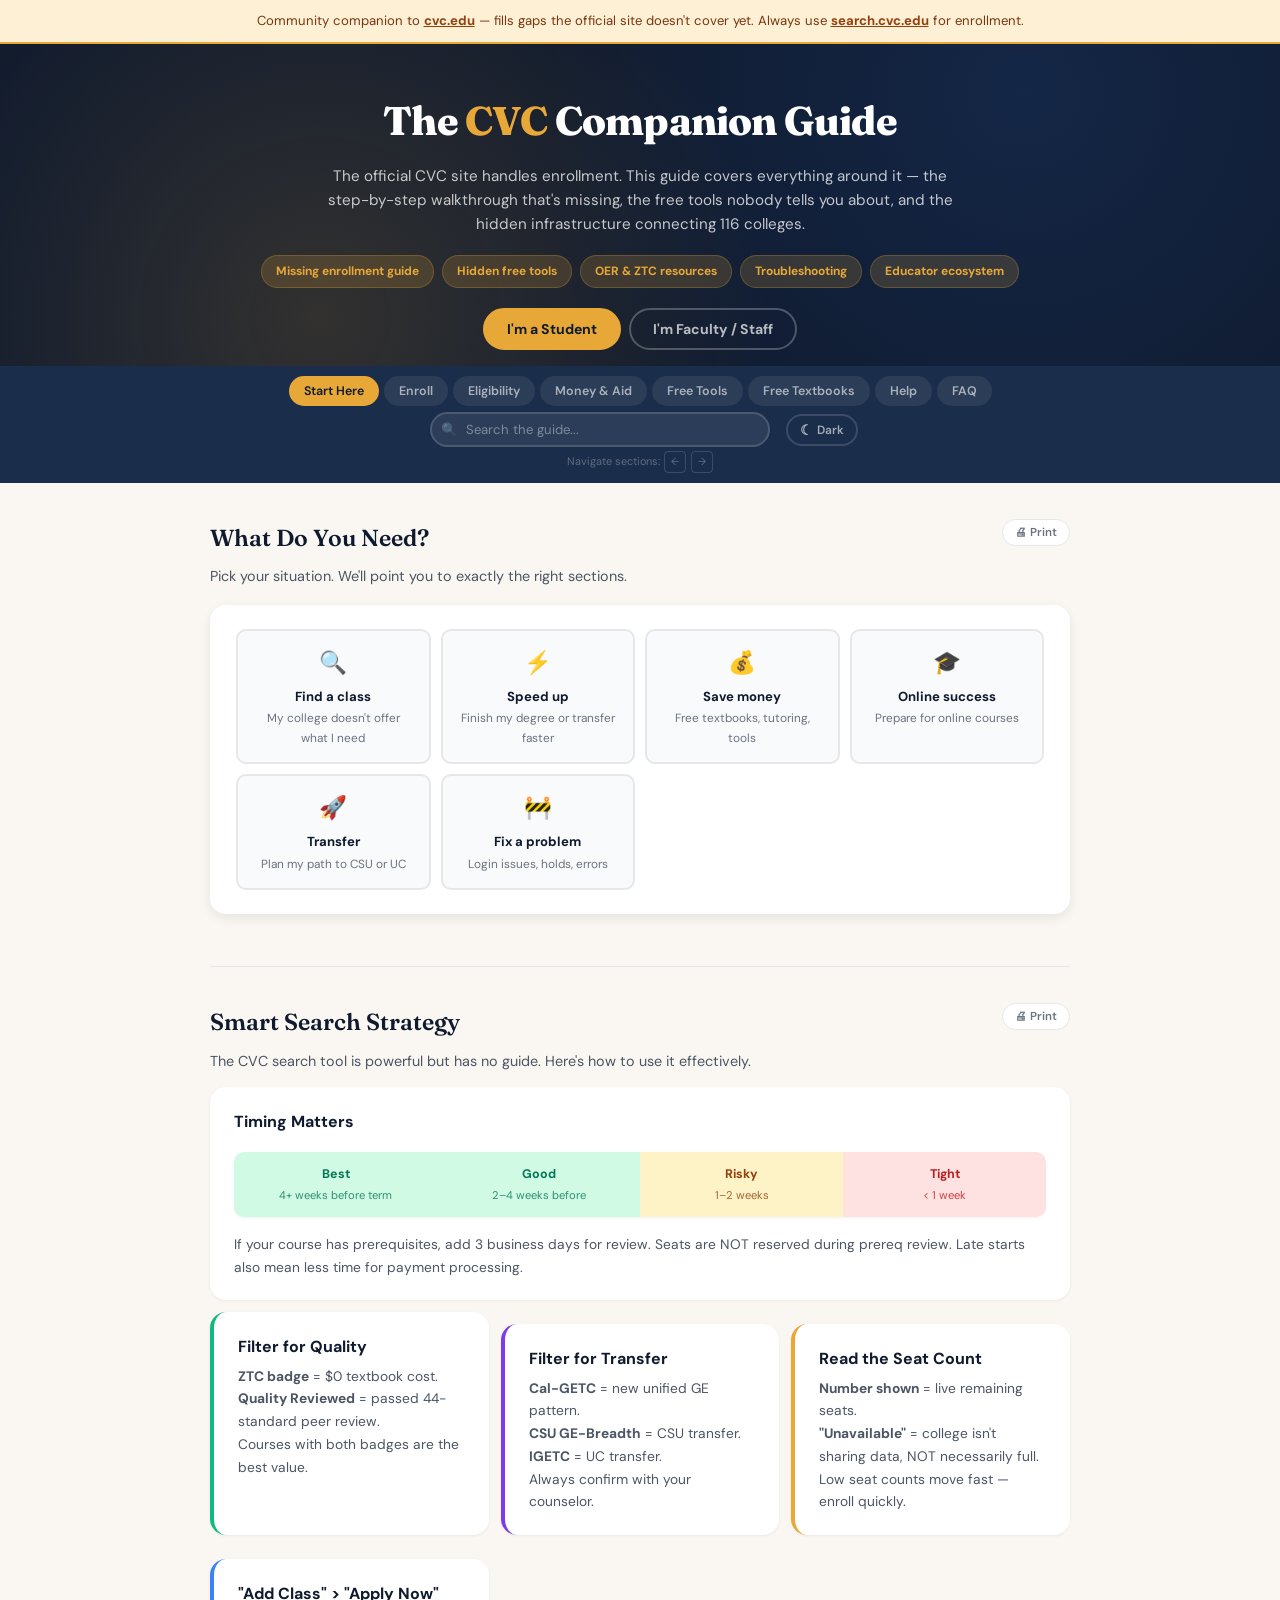
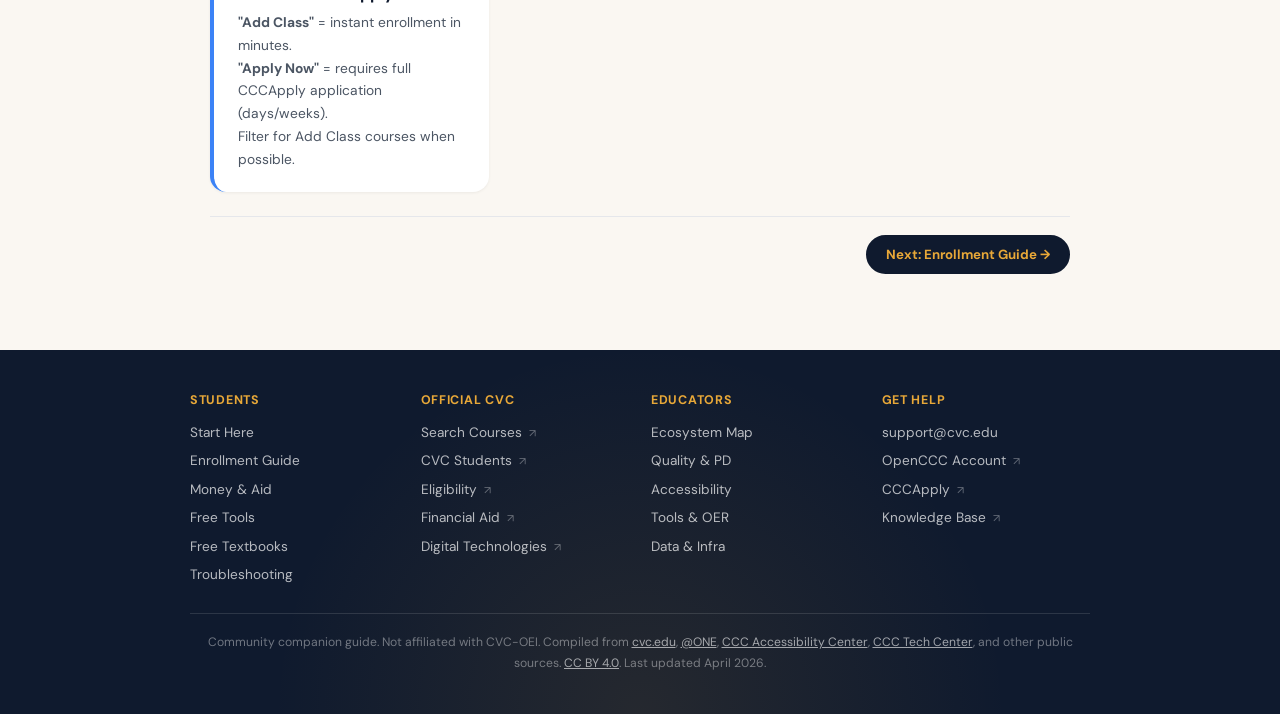
<file: cvc-guide.html>
<!DOCTYPE html>
<html lang="en">
<head>
<meta charset="UTF-8">
<meta name="viewport" content="width=device-width, initial-scale=1.0">
<title>CVC Companion Guide — What the Official Site Doesn't Surface</title>
<link href="https://fonts.googleapis.com/css2?family=DM+Sans:ital,wght@0,400;0,500;0,700&family=Fraunces:ital,wght@0,600;0,800;1,400&display=swap" rel="stylesheet">
<style>
:root{--navy:#0f1a2e;--navy-mid:#1a2d4a;--gold:#e8a838;--gold-light:#fdf0d5;--sky:#3b82f6;--sky-pale:#dbeafe;--mint:#10b981;--mint-pale:#d1fae5;--rose:#ef4444;--rose-pale:#fee2e2;--purple:#7c3aed;--purple-pale:#ede9fe;--teal:#0d9488;--teal-pale:#ccfbf1;--orange:#f97316;--orange-pale:#ffedd5;--sand:#faf7f2;--white:#fff;--g50:#f9fafb;--g100:#f3f4f6;--g200:#e5e7eb;--g400:#9ca3af;--g500:#6b7280;--g600:#4b5563;--g800:#1f2937;--r:16px;--rs:10px;--ss:0 1px 3px rgba(0,0,0,.06);--sm:0 4px 12px rgba(0,0,0,.08)}
*{margin:0;padding:0;box-sizing:border-box}
body{font-family:'DM Sans',sans-serif;background:var(--sand);color:var(--g800);line-height:1.65}

/* Companion banner */
.companion-banner{background:var(--gold-light);border-bottom:2px solid var(--gold);padding:10px 20px;text-align:center;font-size:.82rem;color:#78350f}
.companion-banner a{color:#92400e;font-weight:700}

/* Hero */
.hero{background:var(--navy);color:#fff;padding:44px 24px 16px;text-align:center;position:relative;overflow:hidden}
.hero::before{content:'';position:absolute;inset:0;background:radial-gradient(circle at 25% 85%,rgba(232,168,56,.16) 0%,transparent 45%),radial-gradient(circle at 80% 15%,rgba(59,130,246,.12) 0%,transparent 45%)}
.hero h1{font-family:'Fraunces',serif;font-weight:800;font-size:clamp(1.6rem,4.5vw,2.5rem);position:relative;letter-spacing:-.02em}
.hero h1 span{color:var(--gold)}
.hero .sub{margin-top:10px;font-size:.95rem;opacity:.75;max-width:640px;margin-inline:auto;position:relative;line-height:1.6}
.hero .gap-pills{display:flex;gap:8px;justify-content:center;margin-top:18px;flex-wrap:wrap;position:relative}
.hero .gap-pill{padding:6px 14px;border-radius:20px;font-size:.75rem;font-weight:700;background:rgba(232,168,56,.18);color:var(--gold);border:1px solid rgba(232,168,56,.25)}

.audience-pick{display:flex;gap:8px;justify-content:center;margin-top:20px;position:relative;flex-wrap:wrap}
.aud-btn{padding:10px 22px;border-radius:30px;border:2px solid rgba(255,255,255,.25);background:transparent;color:rgba(255,255,255,.7);font-family:'DM Sans',sans-serif;font-weight:700;font-size:.88rem;cursor:pointer;transition:all .2s}
.aud-btn:hover{border-color:rgba(255,255,255,.5);color:#fff}
.aud-btn.active{background:var(--gold);border-color:var(--gold);color:var(--navy)}

/* Nav */
.nav-strip{background:var(--navy-mid);padding:10px 16px;position:sticky;top:0;z-index:100;overflow-x:auto;-webkit-overflow-scrolling:touch}
.nav-inner{display:flex;gap:5px;justify-content:center;min-width:max-content;max-width:1080px;margin:0 auto}
.nav-tab{padding:7px 15px;border-radius:30px;border:none;background:rgba(255,255,255,.08);color:rgba(255,255,255,.6);font-family:'DM Sans',sans-serif;font-weight:600;font-size:.78rem;cursor:pointer;transition:all .2s;white-space:nowrap}
.nav-tab:hover{background:rgba(255,255,255,.15);color:#fff}
.nav-tab.active{background:var(--gold);color:var(--navy)}

/* Layout */
.container{max-width:900px;margin:0 auto;padding:0 20px}
section{padding:36px 0}section+section{border-top:1px solid var(--g200)}
h2{font-family:'Fraunces',serif;font-weight:600;font-size:1.45rem;margin-bottom:8px;color:var(--navy)}
h3{font-weight:700;font-size:1rem;margin-bottom:4px;color:var(--navy)}
h4{font-weight:700;font-size:.88rem;margin-bottom:3px;color:var(--g800)}
p+p{margin-top:8px}
a{color:var(--sky)}

/* "Go to cvc.edu" callout */
.official-link{background:var(--sky-pale);border:1px solid #93c5fd;border-radius:var(--rs);padding:14px 18px;margin:14px 0;display:flex;gap:10px;align-items:center;font-size:.88rem}
.official-link .ol-icon{font-size:1.1rem;flex-shrink:0}
.official-link a{font-weight:700;text-decoration:none;color:var(--navy)}
.official-link a:hover{text-decoration:underline}

/* "Gap" label */
.gap-label{display:inline-flex;align-items:center;gap:5px;padding:3px 10px;border-radius:20px;font-size:.68rem;font-weight:700;text-transform:uppercase;letter-spacing:.04em;background:var(--gold-light);color:#92400e;margin-bottom:10px}

/* Cards */
.card{background:var(--white);border-radius:var(--r);padding:22px 24px;box-shadow:var(--ss)}.card+.card{margin-top:12px}
.ca{border-left:4px solid var(--sky)}.ca.gold{border-left-color:var(--gold)}.ca.mint{border-left-color:var(--mint)}.ca.purple{border-left-color:var(--purple)}.ca.teal{border-left-color:var(--teal)}.ca.rose{border-left-color:var(--rose)}.ca.orange{border-left-color:var(--orange)}
.grid-2{display:grid;grid-template-columns:repeat(auto-fit,minmax(260px,1fr));gap:12px}
.grid-3{display:grid;grid-template-columns:repeat(auto-fit,minmax(210px,1fr));gap:12px}

/* Resource cards */
.rc{background:var(--white);border-radius:var(--r);padding:18px 20px;box-shadow:var(--ss);display:flex;flex-direction:column;gap:5px}
.rc .badge{display:inline-flex;padding:3px 9px;border-radius:20px;font-size:.68rem;font-weight:700;text-transform:uppercase;letter-spacing:.04em;width:fit-content}
.badge.free{background:var(--mint-pale);color:#047857}
.badge.pd{background:var(--purple-pale);color:var(--purple)}
.badge.data{background:var(--sky-pale);color:var(--sky)}
.badge.tool{background:var(--orange-pale);color:var(--orange)}
.badge.oer{background:var(--gold-light);color:#92400e}
.badge.access{background:var(--teal-pale);color:var(--teal)}
.rc h3{font-size:.93rem;margin-bottom:1px}
.rc p{font-size:.84rem;color:var(--g600);line-height:1.5}
.rc .rc-link{font-size:.82rem;font-weight:600;margin-top:auto;padding-top:5px}

/* Steps */
.steps{counter-reset:step}
.step{display:flex;gap:16px;padding:18px 0;align-items:flex-start}
.step+.step{border-top:1px dashed var(--g200)}
.step-num{flex-shrink:0;width:40px;height:40px;border-radius:50%;background:var(--navy);color:var(--gold);font-family:'Fraunces',serif;font-weight:800;font-size:1.05rem;display:flex;align-items:center;justify-content:center}
.step-body{flex:1}.step-body p{margin-top:3px;color:var(--g600);font-size:.9rem}
.pt{margin-top:7px;background:var(--gold-light);border-radius:8px;padding:8px 12px;font-size:.84rem;color:#78350f}

/* Alerts */
.alert{border-radius:var(--rs);padding:14px 18px;margin:14px 0;display:flex;gap:10px;align-items:flex-start;font-size:.88rem}
.alert.warn{background:#fef3c7;border:1px solid #fde68a}.alert.info{background:var(--sky-pale);border:1px solid #93c5fd}.alert.danger{background:var(--rose-pale);border:1px solid #fca5a5}.alert.tip{background:var(--mint-pale);border:1px solid #6ee7b7}
.ai{font-size:1rem;flex-shrink:0;margin-top:1px}

/* Throughline */
.throughline{background:linear-gradient(135deg,var(--navy) 0%,var(--navy-mid) 100%);color:#fff;border-radius:var(--r);padding:24px 26px;margin:16px 0;position:relative;overflow:hidden}
.throughline::before{content:'';position:absolute;inset:0;background:radial-gradient(circle at 90% 80%,rgba(232,168,56,.12) 0%,transparent 50%)}
.throughline h3{font-family:'Fraunces',serif;font-weight:600;font-size:1.1rem;color:var(--gold);margin-bottom:6px;position:relative}
.throughline p{font-size:.88rem;opacity:.82;line-height:1.65;position:relative}

/* Table */
.res-table{width:100%;border-collapse:collapse;background:var(--white);border-radius:var(--rs);overflow:hidden;box-shadow:var(--ss);font-size:.84rem}
.res-table th{background:var(--navy);color:#fff;text-align:left;padding:10px 14px;font-weight:600;font-size:.78rem}
.res-table td{padding:10px 14px;border-top:1px solid var(--g100);vertical-align:top}
.res-table tr:nth-child(even) td{background:var(--g50)}
.res-table a{font-weight:600;text-decoration:none}.res-table a:hover{text-decoration:underline}

.trouble-table{width:100%;border-collapse:collapse;background:var(--white);border-radius:var(--rs);overflow:hidden;box-shadow:var(--ss);font-size:.86rem}
.trouble-table th{background:var(--navy);color:#fff;text-align:left;padding:11px 14px;font-weight:600}
.trouble-table td{padding:11px 14px;border-top:1px solid var(--g100);vertical-align:top}
.trouble-table tr:nth-child(even) td{background:var(--g50)}

/* Checklist */
.checklist{background:var(--white);border-radius:var(--r);padding:20px 24px;box-shadow:var(--ss)}
.ci{display:flex;align-items:flex-start;gap:10px;padding:8px 0}.ci+.ci{border-top:1px solid var(--g100)}
.ck{flex-shrink:0;width:22px;height:22px;border-radius:50%;display:flex;align-items:center;justify-content:center;font-weight:700;font-size:.76rem;margin-top:2px;background:var(--mint-pale);color:var(--mint)}

/* Checker */
.checker{background:var(--white);border-radius:var(--r);padding:22px 24px;box-shadow:var(--sm);margin-top:16px}
.checker-q{display:flex;align-items:center;justify-content:space-between;padding:9px 0;border-bottom:1px solid var(--g100);font-size:.88rem}
.checker-q:last-of-type{border-bottom:none}
.checker-q .btns{display:flex;gap:5px;flex-shrink:0}
.checker-q .btns button{padding:4px 13px;border-radius:20px;border:2px solid var(--g200);background:var(--white);font-family:'DM Sans',sans-serif;font-weight:600;font-size:.8rem;cursor:pointer;transition:all .15s}
.checker-q .btns button.sel-yes{background:var(--mint-pale);border-color:var(--mint);color:#047857}
.checker-q .btns button.sel-no{background:var(--rose-pale);border-color:var(--rose);color:#b91c1c}
#checkerResult{margin-top:12px;padding:13px 16px;border-radius:var(--rs);font-weight:600;font-size:.9rem;display:none}
#checkerResult.pass{background:var(--mint-pale);color:#047857;display:block}
#checkerResult.fail{background:var(--rose-pale);color:#b91c1c;display:block}

/* Special situations */
.situation-card{border-radius:var(--rs);padding:18px;background:var(--white);border:1px solid var(--g200)}
.tag{display:inline-block;padding:3px 9px;border-radius:20px;font-size:.68rem;font-weight:700;text-transform:uppercase;letter-spacing:.04em;margin-bottom:6px}
.tag.no{background:var(--rose-pale);color:var(--rose)}.tag.yes{background:var(--mint-pale);color:#047857}.tag.maybe{background:#fef3c7;color:#92400e}

/* FAQ */
.faq-item{background:var(--white);border-radius:var(--rs);margin-bottom:6px;box-shadow:0 1px 2px rgba(0,0,0,.04);overflow:hidden}
.faq-q{width:100%;border:none;background:none;padding:14px 18px;text-align:left;font-family:'DM Sans',sans-serif;font-weight:700;font-size:.9rem;color:var(--navy);cursor:pointer;display:flex;justify-content:space-between;align-items:center;gap:12px}
.faq-q:hover{background:var(--g50)}
.faq-arrow{transition:transform .25s;font-size:.7rem;color:var(--g400);flex-shrink:0}
.faq-q.open .faq-arrow{transform:rotate(180deg)}
.faq-a{max-height:0;overflow:hidden;transition:max-height .35s ease;padding:0 18px;color:var(--g600);font-size:.88rem;line-height:1.7}
.faq-a.open{max-height:800px;padding:0 18px 14px}

/* Ecosystem nodes */
.eco-node{background:var(--white);border-radius:var(--r);padding:18px 20px;box-shadow:var(--ss);border-top:4px solid var(--sky);transition:transform .15s,box-shadow .15s}
.eco-node:hover{transform:translateY(-2px);box-shadow:var(--sm)}
.eco-node.gold-t{border-top-color:var(--gold)}.eco-node.mint-t{border-top-color:var(--mint)}.eco-node.purple-t{border-top-color:var(--purple)}.eco-node.teal-t{border-top-color:var(--teal)}.eco-node.orange-t{border-top-color:var(--orange)}.eco-node.rose-t{border-top-color:var(--rose)}.eco-node.sky-t{border-top-color:var(--sky)}
.eco-node h3{font-size:.9rem;margin-bottom:3px}
.eco-node p{font-size:.82rem;color:var(--g600);line-height:1.5}
.eco-node a{font-size:.8rem;font-weight:600;text-decoration:none;display:inline-block;margin-top:6px}
.eco-node a:hover{text-decoration:underline}

/* Link list */
.link-list{list-style:none;padding:0;margin-top:8px}
.link-list li{padding:7px 0;border-bottom:1px solid var(--g100);font-size:.88rem}
.link-list li:last-child{border-bottom:none}
.link-list a{color:var(--sky);text-decoration:none;font-weight:600}
.link-list a:hover{text-decoration:underline}
.link-list .desc{color:var(--g500);font-size:.82rem;margin-top:1px}

/* Role cards */
.role-card{background:var(--white);border-radius:var(--r);padding:22px 24px;box-shadow:var(--ss);border-top:3px solid var(--sky)}
.role-card.gold-t{border-top-color:var(--gold)}.role-card.mint-t{border-top-color:var(--mint)}.role-card.purple-t{border-top-color:var(--purple)}.role-card.teal-t{border-top-color:var(--teal)}.role-card.orange-t{border-top-color:var(--orange)}.role-card.rose-t{border-top-color:var(--rose)}
.role-card ul{margin-top:6px;padding-left:16px;color:var(--g600);font-size:.88rem;line-height:1.7}

/* Section nav */
.section-nav{display:flex;justify-content:space-between;align-items:center;margin-top:24px;padding-top:18px;border-top:1px solid var(--g200);flex-wrap:wrap;gap:8px}
.nav-btn{padding:9px 18px;border-radius:30px;border:2px solid var(--g200);background:var(--white);font-family:'DM Sans',sans-serif;font-weight:700;font-size:.83rem;color:var(--navy);cursor:pointer;transition:all .15s;text-decoration:none;display:inline-flex;align-items:center;gap:5px}
.nav-btn:hover{border-color:var(--navy);background:var(--navy);color:#fff}
.nav-btn.primary{background:var(--navy);border-color:var(--navy);color:var(--gold)}
.nav-btn.primary:hover{background:var(--gold);color:var(--navy);border-color:var(--gold)}

/* Footer */
.site-footer{background:var(--navy);color:#fff;padding:40px 24px;margin-top:40px;position:relative;overflow:hidden}
.site-footer::before{content:'';position:absolute;inset:0;background:radial-gradient(circle at 50% 100%,rgba(232,168,56,.1) 0%,transparent 50%)}
.footer-inner{max-width:900px;margin:0 auto;position:relative}
.footer-grid{display:grid;grid-template-columns:repeat(auto-fit,minmax(190px,1fr));gap:22px;margin-bottom:24px}
.footer-col h4{color:var(--gold);font-size:.78rem;text-transform:uppercase;letter-spacing:.06em;margin-bottom:8px;font-weight:700}
.footer-col a{display:block;color:rgba(255,255,255,.7);text-decoration:none;font-size:.85rem;padding:3px 0;transition:color .15s}
.footer-col a:hover{color:#fff}
.footer-col .ext{font-size:.7rem;opacity:.5;margin-left:3px}
.footer-divider{border-top:1px solid rgba(255,255,255,.12);padding-top:18px;text-align:center}
.footer-divider p{font-size:.76rem;color:rgba(255,255,255,.4);line-height:1.7}
.footer-divider a{color:rgba(255,255,255,.6)}

/* Decision wizard */
.wizard{background:var(--white);border-radius:var(--r);padding:24px 26px;box-shadow:var(--sm);margin:16px 0}
.wizard h3{margin-bottom:12px}
.wizard-grid{display:grid;grid-template-columns:repeat(auto-fit,minmax(170px,1fr));gap:10px}
.wiz-opt{padding:14px 16px;border-radius:var(--rs);border:2px solid var(--g200);background:var(--g50);cursor:pointer;transition:all .15s;text-align:center}
.wiz-opt:hover{border-color:var(--sky);background:var(--sky-pale);transform:translateY(-1px)}
.wiz-opt .wiz-icon{font-size:1.4rem;display:block;margin-bottom:4px}
.wiz-opt .wiz-label{font-weight:700;font-size:.82rem;color:var(--navy);display:block}
.wiz-opt .wiz-desc{font-size:.74rem;color:var(--g500);margin-top:2px;display:block}

/* Cost calculator */
.calc{background:var(--white);border-radius:var(--r);padding:22px 24px;box-shadow:var(--sm)}
.calc-row{display:flex;align-items:center;justify-content:space-between;padding:10px 0;border-bottom:1px solid var(--g100);font-size:.9rem}
.calc-row:last-child{border-bottom:none}
.calc-row .val{font-family:'Fraunces',serif;font-weight:800;font-size:1.1rem}
.calc-row .val.savings{color:var(--mint)}
.calc-row .val.cost{color:var(--g600)}

/* Accessibility detail cards */
.a11y-card{background:var(--white);border-radius:var(--r);padding:20px 22px;box-shadow:var(--ss);border-left:4px solid var(--teal)}
.a11y-card h3{color:var(--teal);font-size:.93rem}
.a11y-card p{font-size:.84rem;color:var(--g600);line-height:1.5;margin-top:4px}
.a11y-card .a11y-link{margin-top:8px;font-size:.82rem;font-weight:600}

/* Progress bar */
.progress-wrap{height:3px;background:rgba(255,255,255,.15);position:relative;margin-top:6px}
.progress-bar{height:100%;background:var(--gold);border-radius:2px;transition:width .3s ease}

/* Deep link indicator */
.section-anchor{scroll-margin-top:60px}

/* Timeline visual */
.deadline-bar{display:flex;align-items:stretch;gap:0;margin:16px 0;border-radius:var(--rs);overflow:hidden;box-shadow:var(--ss)}
.deadline-seg{flex:1;padding:12px 14px;text-align:center;font-size:.78rem;font-weight:600;min-width:0}
.deadline-seg.green{background:var(--mint-pale);color:#047857}
.deadline-seg.yellow{background:#fef3c7;color:#92400e}
.deadline-seg.red{background:var(--rose-pale);color:#b91c1c}
.deadline-seg .dl-label{display:block;font-weight:400;font-size:.7rem;margin-top:2px;opacity:.8}

/* Scenario result */
.scenario-result{background:var(--sky-pale);border:1px solid #93c5fd;border-radius:var(--rs);padding:16px 20px;margin-top:12px;display:none}
.scenario-result.visible{display:block}
.scenario-result h4{color:var(--navy);margin-bottom:6px}
.scenario-result ul{padding-left:16px;font-size:.88rem;color:var(--g600);line-height:1.7}

/* Visibility */
.page{display:none}.page.active{display:block}
.audience-section{display:none}.audience-section.active{display:block}

@media(max-width:640px){
  .hero{padding:36px 16px 12px}
  .step{flex-direction:column;gap:7px}
  .nav-inner{justify-content:flex-start}
  .grid-2,.grid-3{grid-template-columns:1fr}
  .checker-q{flex-direction:column;gap:5px;align-items:flex-start}
  .section-nav{justify-content:center}
  .footer-grid{grid-template-columns:1fr 1fr}
  .wizard-grid{grid-template-columns:repeat(2,1fr)}
  .deadline-bar{flex-direction:column}
}

/* Skip link */
.skip-link{position:absolute;top:-100%;left:16px;background:var(--navy);color:var(--gold);padding:10px 20px;border-radius:0 0 8px 8px;font-weight:700;font-size:.88rem;z-index:200;transition:top .2s}
.skip-link:focus{top:0}

/* Search */
.search-wrap{position:relative;flex:1;max-width:340px;margin:0 8px}
.search-input{width:100%;padding:7px 14px 7px 34px;border-radius:30px;border:2px solid rgba(255,255,255,.15);background:rgba(255,255,255,.08);color:#fff;font-family:'DM Sans',sans-serif;font-size:.82rem;outline:none;transition:all .2s}
.search-input::placeholder{color:rgba(255,255,255,.4)}
.search-input:focus{border-color:var(--gold);background:rgba(255,255,255,.12)}
.search-icon{position:absolute;left:11px;top:50%;transform:translateY(-50%);font-size:.82rem;opacity:.4;pointer-events:none}
.search-results{position:absolute;top:calc(100% + 6px);left:0;right:0;background:var(--white);border-radius:var(--rs);box-shadow:var(--sm);max-height:320px;overflow-y:auto;display:none;z-index:150}
.search-results.visible{display:block}
.sr-item{padding:10px 16px;border-bottom:1px solid var(--g100);cursor:pointer;font-size:.84rem;color:var(--g800);transition:background .1s}
.sr-item:hover{background:var(--sky-pale)}
.sr-item:last-child{border-bottom:none}
.sr-item .sr-section{font-size:.7rem;color:var(--g400);text-transform:uppercase;letter-spacing:.03em}
.sr-item .sr-title{font-weight:700;color:var(--navy)}
.sr-item mark{background:var(--gold-light);color:#78350f;border-radius:2px;padding:0 2px}
.sr-empty{padding:14px 16px;font-size:.84rem;color:var(--g400);text-align:center}

/* Dark mode toggle */
.dm-toggle{display:flex;align-items:center;gap:4px;padding:5px 12px;border-radius:30px;border:2px solid rgba(255,255,255,.15);background:transparent;color:rgba(255,255,255,.6);font-family:'DM Sans',sans-serif;font-weight:600;font-size:.75rem;cursor:pointer;transition:all .2s;white-space:nowrap;flex-shrink:0}
.dm-toggle:hover{border-color:rgba(255,255,255,.3);color:#fff}
.dm-icon{font-size:.9rem}

/* Dark mode */
body.dark{--sand:#0f1219;--white:#1a1f2e;--g50:#151a26;--g100:#1e2433;--g200:#2a3142;--g400:#6b7280;--g500:#9ca3af;--g600:#d1d5db;--g800:#f3f4f6;color:var(--g800)}
body.dark .companion-banner{background:#1e1a10;border-bottom-color:#78350f;color:#d4a855}
body.dark .companion-banner a{color:var(--gold)}
body.dark .hero{background:#080d18}
body.dark .nav-strip{background:#0d1220}
body.dark h2,body.dark h3,body.dark h4{color:var(--g800)}
body.dark .card,body.dark .rc,body.dark .role-card,body.dark .eco-node,body.dark .situation-card,body.dark .checker,body.dark .wizard,body.dark .a11y-card,body.dark .faq-item,body.dark .checklist{background:var(--white);box-shadow:0 1px 3px rgba(0,0,0,.2)}
body.dark .official-link{background:#0d1f3a;border-color:#1e3a5f}
body.dark .official-link a{color:var(--sky)}
body.dark .alert.warn{background:#1e1a0c;border-color:#78350f}
body.dark .alert.info{background:#0d1f3a;border-color:#1e3a5f}
body.dark .alert.danger{background:#1e0d0d;border-color:#7f1d1d}
body.dark .alert.tip{background:#0d1e1a;border-color:#065f46}
body.dark .throughline{background:linear-gradient(135deg,#080d18,#0d1220)}
body.dark .res-table th,body.dark .trouble-table th{background:#080d18}
body.dark .res-table td,body.dark .trouble-table td{border-top-color:var(--g200)}
body.dark .res-table tr:nth-child(even) td,body.dark .trouble-table tr:nth-child(even) td{background:var(--g50)}
body.dark .gap-label{background:#1e1a10;color:#d4a855}
body.dark .pt{background:#1e1a10;color:#d4a855}
body.dark .nav-btn{border-color:var(--g200);background:var(--white);color:var(--g800)}
body.dark .nav-btn:hover{background:var(--navy);color:#fff;border-color:var(--navy)}
body.dark .nav-btn.primary{background:var(--navy);color:var(--gold);border-color:var(--navy)}
body.dark .faq-q{color:var(--g800)}
body.dark .faq-q:hover{background:var(--g50)}
body.dark .search-results{background:var(--white)}
body.dark .sr-item{color:var(--g800)}
body.dark .sr-item:hover{background:rgba(59,130,246,.1)}
body.dark .sr-item .sr-title{color:var(--g800)}
body.dark .wiz-opt{border-color:var(--g200);background:var(--g50)}
body.dark .wiz-opt:hover{background:rgba(59,130,246,.1);border-color:var(--sky)}
body.dark .situation-card{background:var(--white);border-color:var(--g200)}
body.dark .deadline-seg.green{background:#0d1e1a;color:#6ee7b7}
body.dark .deadline-seg.yellow{background:#1e1a0c;color:#fbbf24}
body.dark .deadline-seg.red{background:#1e0d0d;color:#fca5a5}
body.dark .badge.free{background:#0d1e1a;color:#6ee7b7}
body.dark .badge.oer{background:#1e1a10;color:#d4a855}
body.dark .badge.data{background:#0d1f3a;color:#93c5fd}
body.dark .badge.tool{background:#1e140a;color:#fb923c}
body.dark .a11y-card{background:var(--white)}
body.dark a{color:#60a5fa}
body.dark .site-footer{background:#080d18}
body.dark .ck{background:#0d1e1a;color:#6ee7b7}
body.dark .checker-q .btns button{border-color:var(--g200);background:var(--white);color:var(--g800)}

/* Back to top */
.btt{position:fixed;bottom:24px;right:24px;width:44px;height:44px;border-radius:50%;background:var(--navy);color:var(--gold);border:none;font-size:1.1rem;cursor:pointer;box-shadow:var(--sm);opacity:0;pointer-events:none;transition:all .25s;z-index:90;display:flex;align-items:center;justify-content:center}
.btt.visible{opacity:1;pointer-events:auto}
.btt:hover{background:var(--gold);color:var(--navy);transform:translateY(-2px)}
body.dark .btt{background:var(--gold);color:var(--navy)}
body.dark .btt:hover{background:#fff;color:var(--navy)}

/* Page transitions */
.page{transition:opacity .2s ease,transform .2s ease}
.page:not(.active){opacity:0;transform:translateY(6px)}
.page.active{opacity:1;transform:translateY(0)}

/* Print section button */
.print-section-btn{display:inline-flex;align-items:center;gap:4px;padding:5px 12px;border-radius:20px;border:1px solid var(--g200);background:var(--white);font-family:'DM Sans',sans-serif;font-weight:600;font-size:.72rem;color:var(--g500);cursor:pointer;transition:all .15s;float:right}
.print-section-btn:hover{border-color:var(--navy);color:var(--navy)}
body.dark .print-section-btn{background:var(--white);border-color:var(--g200);color:var(--g500)}

/* Section share link */
.share-link{display:inline-flex;align-items:center;gap:3px;margin-left:8px;padding:2px 8px;border-radius:12px;font-size:.68rem;font-weight:600;color:var(--g400);background:transparent;border:1px solid transparent;cursor:pointer;transition:all .15s;vertical-align:middle;opacity:0}
h2:hover .share-link,.share-link:focus{opacity:1}
.share-link:hover{color:var(--sky);border-color:var(--g200)}
.share-link.copied{color:var(--mint);border-color:var(--mint)}

/* Keyboard hint */
.kb-hint{text-align:center;padding:4px 0 0;font-size:.68rem;color:rgba(255,255,255,.3)}
.kb-hint kbd{display:inline-block;padding:1px 6px;border-radius:4px;border:1px solid rgba(255,255,255,.15);font-family:'DM Sans',sans-serif;font-size:.65rem;margin:0 1px}

/* Interactive calculator */
.calc-interactive{margin-top:12px}
.calc-slider-row{display:flex;align-items:center;gap:14px;padding:10px 0}
.calc-slider-row label{font-size:.86rem;font-weight:600;min-width:120px;color:var(--g600)}
.calc-slider{-webkit-appearance:none;appearance:none;flex:1;height:6px;border-radius:3px;background:var(--g200);outline:none}
.calc-slider::-webkit-slider-thumb{-webkit-appearance:none;width:20px;height:20px;border-radius:50%;background:var(--navy);cursor:pointer;border:2px solid var(--gold)}
.calc-slider::-moz-range-thumb{width:20px;height:20px;border-radius:50%;background:var(--navy);cursor:pointer;border:2px solid var(--gold)}
body.dark .calc-slider{background:var(--g200)}
body.dark .calc-slider::-webkit-slider-thumb{background:var(--gold);border-color:var(--navy)}
.calc-val{font-family:'Fraunces',serif;font-weight:800;font-size:1rem;min-width:40px;text-align:right;color:var(--navy)}
body.dark .calc-val{color:var(--gold)}
.calc-toggle-row{display:flex;gap:10px;flex-wrap:wrap;padding:8px 0}
.calc-toggle{padding:6px 14px;border-radius:20px;border:2px solid var(--g200);background:var(--white);font-family:'DM Sans',sans-serif;font-weight:600;font-size:.8rem;cursor:pointer;transition:all .15s;color:var(--g600)}
.calc-toggle.active{border-color:var(--mint);background:var(--mint-pale);color:#047857}
body.dark .calc-toggle{background:var(--white);border-color:var(--g200);color:var(--g600)}
body.dark .calc-toggle.active{background:#0d1e1a;border-color:#065f46;color:#6ee7b7}
.calc-summary{margin-top:14px;background:var(--g50);border-radius:var(--rs);padding:16px 20px}
.calc-summary-row{display:flex;justify-content:space-between;align-items:center;padding:6px 0;font-size:.88rem}
.calc-summary-row.total{border-top:2px solid var(--g200);margin-top:6px;padding-top:10px;font-weight:700;font-size:1rem}
.calc-summary-row .label{color:var(--g600)}
.calc-summary-row .amount{font-family:'Fraunces',serif;font-weight:800}
.calc-summary-row .amount.free{color:var(--mint)}
.calc-summary-row .amount.cost{color:var(--g600)}
.calc-summary-row .amount.saved{color:var(--mint);font-size:1.15rem}
.calc-savings-bar{height:8px;border-radius:4px;background:var(--g200);margin-top:10px;overflow:hidden}
.calc-savings-fill{height:100%;background:linear-gradient(90deg,var(--mint),var(--teal));border-radius:4px;transition:width .4s ease}

@media(max-width:640px){
  .search-wrap{max-width:none;margin:8px 0 0;order:10;flex-basis:100%}
  .nav-inner{flex-wrap:wrap}
  .dm-toggle{padding:5px 8px;font-size:.7rem}
  .btt{bottom:16px;right:16px;width:40px;height:40px}
  .print-section-btn{float:none;margin-bottom:8px}
  .share-link{opacity:1}
}

@media print{
  .nav-strip,.companion-banner,.hero,.audience-pick,.section-nav,.gap-pills,.aud-btn,.nav-btn,.btt,.dm-toggle,.search-wrap,.print-section-btn,.share-link,.skip-link,.kb-hint{display:none!important}
  .page,.audience-section{display:block!important}
  .site-footer{break-before:page}
  body,body.dark{background:#fff!important;font-size:11pt;color:#1f2937!important;--white:#fff;--g50:#f9fafb;--g100:#f3f4f6;--g200:#e5e7eb;--g600:#4b5563;--g800:#1f2937;--sand:#fff}
  .container{max-width:100%;padding:0}
  section{padding:16px 0;break-inside:avoid}
  .card,.rc,.role-card,.eco-node,.situation-card,.checker,.wizard,.a11y-card,.faq-item,.checklist{box-shadow:none;border:1px solid #ddd;background:#fff!important}
  .throughline{background:#1a2d4a!important;-webkit-print-color-adjust:exact;print-color-adjust:exact}
  a[href]::after{content:" (" attr(href) ")";font-size:8pt;color:#666}
  a[href^="javascript"]::after{content:none}
  h2,h3,h4{color:#0f1a2e!important}
  .alert,.official-link{border:1px solid #ddd}
}
</style>
</head>
<body>

<!-- SKIP LINK -->
<a href="#main-content" class="skip-link">Skip to content</a>

<!-- COMPANION BANNER -->
<div class="companion-banner">
  Community companion to <a href="https://www.cvc.edu/students/" target="_blank">cvc.edu</a> &mdash; fills gaps the official site doesn't cover yet. Always use <a href="https://search.cvc.edu/" target="_blank">search.cvc.edu</a> for enrollment.
</div>

<!-- HERO -->
<div class="hero">
  <h1>The <span>CVC</span> Companion Guide</h1>
  <p class="sub">The official CVC site handles enrollment. This guide covers everything around it &mdash; the step-by-step walkthrough that's missing, the free tools nobody tells you about, and the hidden infrastructure connecting 116 colleges.</p>
  <div class="gap-pills">
    <span class="gap-pill">Missing enrollment guide</span>
    <span class="gap-pill">Hidden free tools</span>
    <span class="gap-pill">OER &amp; ZTC resources</span>
    <span class="gap-pill">Troubleshooting</span>
    <span class="gap-pill">Educator ecosystem</span>
  </div>
  <div class="audience-pick">
    <button class="aud-btn active" id="audStudent" onclick="switchAudience('student')">I'm a Student</button>
    <button class="aud-btn" id="audStaff" onclick="switchAudience('staff')">I'm Faculty / Staff</button>
  </div>
</div>

<!-- NAV -->
<div class="nav-strip">
  <div class="nav-inner" id="navBar"></div>
  <div style="display:flex;align-items:center;justify-content:center;gap:8px;margin-top:6px;max-width:1080px;margin-left:auto;margin-right:auto;flex-wrap:wrap">
    <div class="search-wrap">
      <span class="search-icon">&#128269;</span>
      <input type="text" class="search-input" id="searchInput" placeholder="Search the guide..." aria-label="Search the guide" autocomplete="off">
      <div class="search-results" id="searchResults"></div>
    </div>
    <button class="dm-toggle" id="dmToggle" aria-label="Toggle dark mode"><span class="dm-icon" id="dmIcon">&#9790;</span> <span id="dmLabel">Dark</span></button>
  </div>
  <div class="kb-hint">Navigate sections: <kbd>&larr;</kbd> <kbd>&rarr;</kbd></div>
</div>

<!-- CONTENT -->
<main class="container" id="main-content">

<!-- ═══════════════════════════════════ -->
<!-- STUDENT CONTENT                     -->
<!-- ═══════════════════════════════════ -->
<div class="audience-section active" id="aud-student">

<!-- S: START HERE (Decision Wizard + Search Strategy) -->
<div id="s-start" class="page active">
<section class="section-anchor">
  <h2>What Do You Need?</h2>
  <p style="color:var(--g600);margin-bottom:12px;font-size:.9rem">Pick your situation. We'll point you to exactly the right sections.</p>

  <div class="wizard">
    <div class="wizard-grid">
      <div class="wiz-opt" onclick="showScenario('need-class')">
        <span class="wiz-icon">&#128269;</span>
        <span class="wiz-label">Find a class</span>
        <span class="wiz-desc">My college doesn't offer what I need</span>
      </div>
      <div class="wiz-opt" onclick="showScenario('speed-up')">
        <span class="wiz-icon">&#9889;</span>
        <span class="wiz-label">Speed up</span>
        <span class="wiz-desc">Finish my degree or transfer faster</span>
      </div>
      <div class="wiz-opt" onclick="showScenario('save-money')">
        <span class="wiz-icon">&#128176;</span>
        <span class="wiz-label">Save money</span>
        <span class="wiz-desc">Free textbooks, tutoring, tools</span>
      </div>
      <div class="wiz-opt" onclick="showScenario('online-help')">
        <span class="wiz-icon">&#127891;</span>
        <span class="wiz-label">Online success</span>
        <span class="wiz-desc">Prepare for online courses</span>
      </div>
      <div class="wiz-opt" onclick="showScenario('transfer')">
        <span class="wiz-icon">&#128640;</span>
        <span class="wiz-label">Transfer</span>
        <span class="wiz-desc">Plan my path to CSU or UC</span>
      </div>
      <div class="wiz-opt" onclick="showScenario('stuck')">
        <span class="wiz-icon">&#128679;</span>
        <span class="wiz-label">Fix a problem</span>
        <span class="wiz-desc">Login issues, holds, errors</span>
      </div>
    </div>

    <div id="sc-need-class" class="scenario-result">
      <h4>Finding a class at another college</h4>
      <ul>
        <li><strong>Step 1:</strong> Confirm with your counselor that the course fits your Ed Plan</li>
        <li><strong>Step 2:</strong> <a href="https://search.cvc.edu/" target="_blank">Search on cvc.edu</a> &mdash; filter by Cal-GETC, CSU GE, or IGETC to match transfer requirements</li>
        <li><strong>Step 3:</strong> Look for <strong>"Add Class"</strong> (instant) vs "Apply Now" (requires separate app)</li>
        <li><strong>Step 4:</strong> Follow the <a href="javascript:void(0)" onclick="goTo('s-enroll')">Step-by-Step Enrollment Guide</a></li>
      </ul>
    </div>
    <div id="sc-speed-up" class="scenario-result">
      <h4>Accelerating your degree or transfer</h4>
      <ul>
        <li>Take up to <strong>2 extra courses per term</strong> at other colleges via the Exchange</li>
        <li>Search by transfer pattern to find GE courses that satisfy your requirements</li>
        <li>Check the <a href="javascript:void(0)" onclick="goTo('s-freetools')">Program Pathways Mapper</a> to plan your full transfer path</li>
        <li>Combine with <a href="javascript:void(0)" onclick="goTo('s-oer')">ZTC courses</a> to take more classes without increasing textbook costs</li>
      </ul>
    </div>
    <div id="sc-save-money" class="scenario-result">
      <h4>Maximizing free resources</h4>
      <ul>
        <li><a href="javascript:void(0)" onclick="goTo('s-oer')"><strong>Free textbooks:</strong></a> Filter for ZTC courses, or find OER alternatives at ASCCC OERI and COOL4Ed</li>
        <li><a href="javascript:void(0)" onclick="goTo('s-freetools')"><strong>Free tutoring:</strong></a> NetTutor gives you 24/7 help in 150+ subjects through Canvas</li>
        <li><a href="javascript:void(0)" onclick="goTo('s-freetools')"><strong>Free STEM labs:</strong></a> Labster has 160+ virtual lab simulations at no cost</li>
        <li><a href="javascript:void(0)" onclick="goTo('s-money')"><strong>Financial aid:</strong></a> CCPG, Federal FA, and veterans benefits all work with the Exchange</li>
      </ul>
    </div>
    <div id="sc-online-help" class="scenario-result">
      <h4>Preparing for online courses</h4>
      <ul>
        <li>Take the free <a href="https://apps.3cmediasolutions.org/oei/" target="_blank">Online Readiness Tutorials</a> &mdash; time management, tech skills, study strategies</li>
        <li>Use <a href="javascript:void(0)" onclick="goTo('s-freetools')">Wellness Central</a> for 24/7 confidential mental health support</li>
        <li>Use <a href="javascript:void(0)" onclick="goTo('s-freetools')">Pronto</a> to connect with classmates and form study groups</li>
        <li>Prefer <strong>Quality Reviewed</strong> courses &mdash; they've passed a 44-standard peer review for online teaching excellence</li>
      </ul>
    </div>
    <div id="sc-transfer" class="scenario-result">
      <h4>Planning your transfer</h4>
      <ul>
        <li>Use the <a href="https://programmapper.org/" target="_blank">Program Pathways Mapper</a> to visualize your CCC &rarr; CSU/UC path</li>
        <li>On cvc.edu, filter courses by <strong>Cal-GETC</strong> (unified GE), <strong>CSU GE-Breadth</strong>, or <strong>IGETC</strong> (UC)</li>
        <li>Transcripts auto-send to your Home College. For <strong>4-year transfer</strong>, request separately from Teaching College</li>
        <li>Always confirm course equivalency with your counselor <em>before</em> enrolling</li>
      </ul>
    </div>
    <div id="sc-stuck" class="scenario-result">
      <h4>Fixing problems</h4>
      <ul>
        <li>Go directly to the <a href="javascript:void(0)" onclick="goTo('s-troubleshoot')">Troubleshooting Guide</a> &mdash; covers login failures, holds, CCCID issues, DSPS, payments, and more</li>
        <li>Key insight: most issues are either a <strong>Home College</strong> problem (eligibility, FA, Canvas) or a <strong>Teaching College</strong> problem (holds, prereqs, DSPS)</li>
        <li>For CVC platform issues: <a href="mailto:support@cvc.edu">support@cvc.edu</a></li>
      </ul>
    </div>
  </div>
</section>

<section class="section-anchor">
  <h2>Smart Search Strategy</h2>
  <p style="color:var(--g600);margin-bottom:14px;font-size:.9rem">The CVC search tool is powerful but has no guide. Here's how to use it effectively.</p>

  <div class="card" style="margin-bottom:12px">
    <h3>Timing Matters</h3>
    <div class="deadline-bar">
      <div class="deadline-seg green"><strong>Best</strong><span class="dl-label">4+ weeks before term</span></div>
      <div class="deadline-seg green"><strong>Good</strong><span class="dl-label">2&ndash;4 weeks before</span></div>
      <div class="deadline-seg yellow"><strong>Risky</strong><span class="dl-label">1&ndash;2 weeks</span></div>
      <div class="deadline-seg red"><strong>Tight</strong><span class="dl-label">&lt; 1 week</span></div>
    </div>
    <p style="margin-top:8px;font-size:.86rem;color:var(--g600)">If your course has prerequisites, add 3 business days for review. Seats are NOT reserved during prereq review. Late starts also mean less time for payment processing.</p>
  </div>

  <div class="grid-2">
    <div class="card ca mint">
      <h3>Filter for Quality</h3>
      <p style="margin-top:4px;font-size:.86rem;color:var(--g600)"><strong>ZTC badge</strong> = $0 textbook cost.<br><strong>Quality Reviewed</strong> = passed 44-standard peer review.<br>Courses with both badges are the best value.</p>
    </div>
    <div class="card ca purple">
      <h3>Filter for Transfer</h3>
      <p style="margin-top:4px;font-size:.86rem;color:var(--g600)"><strong>Cal-GETC</strong> = new unified GE pattern.<br><strong>CSU GE-Breadth</strong> = CSU transfer.<br><strong>IGETC</strong> = UC transfer.<br>Always confirm with your counselor.</p>
    </div>
    <div class="card ca gold">
      <h3>Read the Seat Count</h3>
      <p style="margin-top:4px;font-size:.86rem;color:var(--g600)"><strong>Number shown</strong> = live remaining seats.<br><strong>"Unavailable"</strong> = college isn't sharing data, NOT necessarily full.<br>Low seat counts move fast &mdash; enroll quickly.</p>
    </div>
    <div class="card ca">
      <h3>"Add Class" &gt; "Apply Now"</h3>
      <p style="margin-top:4px;font-size:.86rem;color:var(--g600)"><strong>"Add Class"</strong> = instant enrollment in minutes.<br><strong>"Apply Now"</strong> = requires full CCCApply application (days/weeks).<br>Filter for Add Class courses when possible.</p>
    </div>
  </div>

  <div class="section-nav">
    <span></span>
    <button class="nav-btn primary" onclick="goTo('s-enroll')">Next: Enrollment Guide &rarr;</button>
  </div>
</section>
</div>

<!-- S: ENROLLMENT GUIDE -->
<div id="s-enroll" class="page">
<section>
  <span class="gap-label">Fills gap: cvc.edu/how-to-cross-enroll is a 404</span>
  <h2>Step-by-Step Enrollment Guide</h2>
  <p style="color:var(--g600);margin-bottom:14px;font-size:.9rem">The official CVC site doesn't have an enrollment walkthrough. Here's the full process from search to transcript.</p>

  <div class="official-link"><span class="ol-icon">&#8594;</span><span>First, make sure you're eligible: <a href="https://www.cvc.edu/students/student-eligibility/" target="_blank">Check eligibility on cvc.edu</a></span></div>

  <div class="steps">
    <div class="step"><div class="step-num">1</div><div class="step-body"><h3>Search for a Course</h3><p>Go to <a href="https://search.cvc.edu/" target="_blank">search.cvc.edu</a>. Filter by subject, transfer pattern (Cal-GETC, CSU GE, IGETC), or keyword. Look for two badges: <strong>ZTC</strong> (no textbook cost) and <strong>Quality Reviewed</strong> (peer-reviewed for online teaching excellence).</p><div class="pt"><strong>Tip:</strong> Verify with your counselor that the course fits your Ed Plan before enrolling. The Exchange doesn't check degree requirements for you.</div></div></div>

    <div class="step"><div class="step-num">2</div><div class="step-body"><h3>Understand "Add Class" vs "Apply Now"</h3><p>This is the most confusing part of the Exchange. <strong>"Add Class"</strong> = instant cross-enrollment (no new application). <strong>"Apply Now"</strong> = that college isn't set up for instant enrollment, so you'll need to submit a full CCCApply application first. Always look for "Add Class" if you want the quick path.</p></div></div>

    <div class="step"><div class="step-num">3</div><div class="step-body"><h3>Log In with Home College Credentials</h3><p>Your identity is verified through your <strong>CCCID</strong> (the statewide ID created when you applied to any CCC via CCCApply). If login fails, see <a href="javascript:void(0)" onclick="goTo('s-troubleshoot')">Troubleshooting</a>.</p>
    <div class="pt"><strong>Key terms:</strong> Your <strong>Home College</strong> is where you're enrolled (financial aid, Ed Plan, DSPS). The <strong>Teaching College</strong> is the one offering the course. You deal with both.</div></div></div>

    <div class="step"><div class="step-num">4</div><div class="step-body"><h3>Complete the Consent Form</h3><p>Agree to cross-enrollment consent, including automatic transcript sharing to your Home College at end of term.</p></div></div>

    <div class="step"><div class="step-num">5</div><div class="step-body"><h3>Handle Prerequisites (if any)</h3><p>Upload up to 3 PDF transcripts showing the exact course code and term completed. The Teaching College reviews within <strong>3 business days</strong>. Your seat is <strong>NOT reserved</strong> during review. If the course starts in 2&ndash;5 days, there may not be enough time.</p><div class="pt"><strong>Denied?</strong> You'll get an email with the reason. If you believe the prereq is met, contact your Home College counselor to ensure it's in the system, then try again.</div></div></div>

    <div class="step"><div class="step-num">6</div><div class="step-body"><h3>Pay Fees</h3><p>Dashboard &rarr; "Pay Now." Three options:</p><p><strong>Credit card</strong> &mdash; immediate confirmation.<br><strong>CCPG</strong> (CA College Promise Grant) &mdash; re-apply at Teaching College.<br><strong>Federal Financial Aid</strong> &mdash; request from Home College. Requires 6+ units at Home College.</p>
    <div class="alert warn" style="margin-top:8px;margin-bottom:0"><div class="ai">&#9888;</div><p><strong>Pay by the deadline regardless.</strong> Even if you've requested FA or CCPG, the Teaching College can drop you for non-payment. You get reimbursed if approved later.</p></div></div></div>

    <div class="step"><div class="step-num">7</div><div class="step-body"><h3>Access Canvas</h3><p>Your course appears in Canvas using your <strong>Home College login</strong>. You'll also get a Teaching College email for their campus tools. <strong>Check both email addresses.</strong></p></div></div>

    <div class="step"><div class="step-num">8</div><div class="step-body"><h3>Complete the Course &amp; Get Transcript</h3><p>Follow the Teaching College's schedule and policies. Your transcript auto-sends to your Home College ~3 weeks after term end via Parchment. <strong>For 4-year transfer or employer</strong>, request a separate transcript from the Teaching College directly.</p></div></div>
  </div>

  <div class="alert info"><div class="ai">&#8505;</div><p><strong>Limits:</strong> Max 2 courses per term via the Exchange. Winter + spring count as one term. Must be enrolled in 1+ course at Home College.</p></div>
  <div class="alert info"><div class="ai">&#8505;</div><p><strong>To drop:</strong> <a href="https://search.cvc.edu/users/sign_in" target="_blank">search.cvc.edu</a> &rarr; Profile &rarr; Dashboard &rarr; "Drop Class." Check the Teaching College's refund deadlines first.</p></div>

  <div class="section-nav">
    <span></span>
    <button class="nav-btn primary" onclick="goTo('s-eligibility')">Next: Eligibility Deep Dive &rarr;</button>
  </div>
</section>
</div>

<!-- S: ELIGIBILITY DEEP DIVE -->
<div id="s-eligibility" class="page">
<section>
  <span class="gap-label">Adds: interactive checker + special situations</span>
  <h2>Eligibility Deep Dive</h2>

  <div class="official-link"><span class="ol-icon">&#8594;</span><span>Official requirements: <a href="https://www.cvc.edu/students/student-eligibility/" target="_blank">cvc.edu/students/student-eligibility</a></span></div>

  <p style="color:var(--g600);margin-bottom:14px;font-size:.9rem">The official page lists requirements. This section adds an interactive checker and covers the edge cases students actually run into.</p>

  <h3 style="margin-top:16px;margin-bottom:10px">Interactive Eligibility Checker</h3>
  <div class="checker">
    <div class="checker-q" data-key="enrolled"><span>Enrolled at a CA Community College?</span><div class="btns"><button onclick="checkClick(this,'yes')">Yes</button><button onclick="checkClick(this,'no')">No</button></div></div>
    <div class="checker-q" data-key="completed"><span>Completed or taking at least one class?</span><div class="btns"><button onclick="checkClick(this,'yes')">Yes</button><button onclick="checkClick(this,'no')">No</button></div></div>
    <div class="checker-q" data-key="age"><span>At least 18 years old?</span><div class="btns"><button onclick="checkClick(this,'yes')">Yes</button><button onclick="checkClick(this,'no')">No</button></div></div>
    <div class="checker-q" data-key="gpa"><span>GPA 2.0+ or not yet established?</span><div class="btns"><button onclick="checkClick(this,'yes')">Yes</button><button onclick="checkClick(this,'no')">No</button></div></div>
    <div class="checker-q" data-key="holds"><span>No holds or outstanding fees?</span><div class="btns"><button onclick="checkClick(this,'yes')">Yes</button><button onclick="checkClick(this,'no')">No</button></div></div>
    <div class="checker-q" data-key="ca"><span>CA address on file?</span><div class="btns"><button onclick="checkClick(this,'yes')">Yes</button><button onclick="checkClick(this,'no')">No</button></div></div>
    <div class="checker-q" data-key="dualhs"><span>Are you a high school student?</span><div class="btns"><button onclick="checkClick(this,'yes')">Yes</button><button onclick="checkClick(this,'no')">No</button></div></div>
    <div class="checker-q" data-key="f1"><span>International / F-1 student?</span><div class="btns"><button onclick="checkClick(this,'yes')">Yes</button><button onclick="checkClick(this,'no')">No</button></div></div>
    <div id="checkerResult"></div>
  </div>
</section>

<section>
  <h2>Special Situations</h2>
  <p style="color:var(--g600);margin-bottom:12px;font-size:.9rem">The official eligibility page doesn't cover these clearly. Here's what actually happens:</p>
  <div class="grid-2">
    <div class="situation-card"><span class="tag yes">Eligible</span><h3>AB540</h3><p>Can cross-enroll. Establish AB540 at Home College first. Apply for CCPG at Teaching College via CCCApply or <a href="https://dream.csac.ca.gov/" target="_blank">CADAA</a>.</p></div>
    <div class="situation-card"><span class="tag no">Not Eligible</span><h3>High School / Dual Enrollment</h3><p>Can search courses on cvc.edu but must apply directly through <a href="https://home.cccapply.org/en/" target="_blank">CCCApply</a>. Cannot use instant enrollment.</p></div>
    <div class="situation-card"><span class="tag no">Not Eligible</span><h3>International / F-1</h3><p>Federal visa regulations prevent cross-enrollment. Can search courses and apply directly to the Teaching College.</p></div>
    <div class="situation-card"><span class="tag maybe">Partial</span><h3>UC / CSU Students</h3><p>Can search the Exchange. Instant enrollment requires CCC registration. Consider concurrent enrollment at a CCC instead.</p></div>
    <div class="situation-card"><span class="tag yes">Eligible</span><h3>Veterans</h3><p>Can use benefits. Home College VA office determines eligibility and sends authorization letter to Teaching College.</p></div>
    <div class="situation-card"><span class="tag maybe">Requires Action</span><h3>DSPS / Accommodations</h3><p><strong>Does NOT auto-transfer.</strong> You must apply separately at the Teaching College's DSPS office. Bring documentation from your Home College.</p></div>
  </div>
  <div class="section-nav">
    <button class="nav-btn" onclick="goTo('s-enroll')">&larr; Enrollment Guide</button>
    <button class="nav-btn primary" onclick="goTo('s-money')">Next: Money &amp; Aid &rarr;</button>
  </div>
</section>
</div>

<!-- S: MONEY & FINANCIAL AID DEEP DIVE -->
<div id="s-money" class="page">
<section class="section-anchor">
  <span class="gap-label">Supplements: cvc.edu/students/financial-aid is thin</span>
  <h2>Money, Financial Aid &amp; Cost Savings</h2>

  <div class="official-link"><span class="ol-icon">&#8594;</span><span>Official FA page: <a href="https://www.cvc.edu/students/financial-aid/" target="_blank">cvc.edu/students/financial-aid</a></span></div>

  <p style="color:var(--g600);margin-bottom:14px;font-size:.9rem">The official page covers basics. Here's the detailed walkthrough of each payment method and how to stack free resources to minimize your total cost.</p>

  <div class="throughline">
    <h3>The $0 Online Degree Path</h3>
    <p>CCPG waives enrollment fees. ZTC eliminates textbook costs. NetTutor replaces paid tutoring. Labster replaces paid lab kits. ConferZoom replaces paid video tools. Stack them all and your out-of-pocket cost for an online course can be literally $0.</p>
  </div>

  <div class="card" style="margin-top:14px;margin-bottom:12px">
    <h3>Interactive Cost Calculator</h3>
    <p style="margin-top:4px;font-size:.86rem;color:var(--g600)">Adjust to match your situation and see your real costs.</p>
    <div class="calc-interactive">
      <div class="calc-slider-row">
        <label>Units this term</label>
        <input type="range" class="calc-slider" id="calcUnits" min="1" max="12" value="3" oninput="updateCalc()">
        <span class="calc-val" id="calcUnitsVal">3</span>
      </div>
      <div class="calc-slider-row">
        <label>Textbook cost/course</label>
        <input type="range" class="calc-slider" id="calcBooks" min="0" max="300" value="120" step="10" oninput="updateCalc()">
        <span class="calc-val" id="calcBooksVal">$120</span>
      </div>
      <div style="padding:6px 0">
        <label style="font-size:.86rem;font-weight:600;color:var(--g600)">Free resources you'll use:</label>
        <div class="calc-toggle-row">
          <button class="calc-toggle active" id="ct-ccpg" onclick="toggleCalc(this)">CCPG Fee Waiver</button>
          <button class="calc-toggle active" id="ct-ztc" onclick="toggleCalc(this)">ZTC Course</button>
          <button class="calc-toggle active" id="ct-tutor" onclick="toggleCalc(this)">NetTutor</button>
          <button class="calc-toggle active" id="ct-lab" onclick="toggleCalc(this)">Labster</button>
        </div>
      </div>
      <div class="calc-summary" id="calcSummary">
        <div class="calc-summary-row"><span class="label">Enrollment ($46/unit)</span><span class="amount cost" id="cs-enroll">$138</span></div>
        <div class="calc-summary-row"><span class="label">CCPG waiver</span><span class="amount free" id="cs-ccpg">-$138</span></div>
        <div class="calc-summary-row"><span class="label">Textbooks</span><span class="amount" id="cs-books">$0</span></div>
        <div class="calc-summary-row"><span class="label">Tutoring</span><span class="amount free" id="cs-tutor">$0</span></div>
        <div class="calc-summary-row"><span class="label">Lab simulations</span><span class="amount free" id="cs-lab">$0</span></div>
        <div class="calc-summary-row total"><span class="label">Your cost</span><span class="amount" id="cs-total">$0</span></div>
        <div class="calc-summary-row"><span class="label">You save</span><span class="amount saved" id="cs-saved">$138</span></div>
        <div class="calc-savings-bar"><div class="calc-savings-fill" id="cs-bar" style="width:100%"></div></div>
      </div>
    </div>
  </div>

  <h3 style="margin-top:20px;margin-bottom:10px">Payment Methods: Step by Step</h3>

  <div class="card" style="margin-bottom:10px">
    <h3>Option 1: Credit Card (Fastest)</h3>
    <p style="margin-top:4px;font-size:.88rem;color:var(--g600)">Dashboard &rarr; "Pay Now" &rarr; enter card details. Immediate confirmation. This is the safest way to avoid being dropped for non-payment while other methods process.</p>
  </div>

  <div class="card" style="margin-bottom:10px">
    <h3>Option 2: CCPG (CA College Promise Grant)</h3>
    <p style="margin-top:4px;font-size:.88rem;color:var(--g600)">Waives enrollment fees. <strong>Important:</strong> You must re-apply at the Teaching College, even if you already have CCPG at your Home College.</p>
    <div class="steps" style="margin-top:8px">
      <div class="step"><div class="step-num">1</div><div class="step-body"><p>Go to Exchange Dashboard &rarr; Class Schedule &rarr; "Pay Now"</p></div></div>
      <div class="step"><div class="step-num">2</div><div class="step-body"><p>Select <strong>CCPG</strong> as payment method</p></div></div>
      <div class="step"><div class="step-num">3</div><div class="step-body"><p>Complete the Teaching College's financial aid application (separate from your Home College's)</p></div></div>
      <div class="step"><div class="step-num">4</div><div class="step-body"><p>If not approved before the payment deadline, <strong>pay by credit card first</strong> &mdash; you'll be reimbursed</p></div></div>
    </div>
    <div class="alert warn" style="margin-top:6px;margin-bottom:0"><div class="ai">&#9888;</div><p><strong>CCPG &ne; CA Promise Program.</strong> CCPG is a fee waiver. The Promise Program is free tuition for first-time, full-time students. Different programs entirely.</p></div>
  </div>

  <div class="card" style="margin-bottom:10px">
    <h3>Option 3: Federal Financial Aid</h3>
    <p style="margin-top:4px;font-size:.88rem;color:var(--g600)">All 116 colleges signed a <strong>FA Consortium Agreement</strong>. Your Home College combines units from both colleges to calculate your award.</p>
    <div class="checklist" style="margin-top:8px;box-shadow:none;padding:0">
      <div class="ci"><div class="ck">&#10003;</div><div><strong>6+ units at Home College</strong> (required for FA eligibility)</div></div>
      <div class="ci"><div class="ck">&#10003;</div><div>Counselor confirms Exchange course is academically appropriate</div></div>
      <div class="ci"><div class="ck">&#10003;</div><div>FA office reviews eligibility via centralized FA Dashboard</div></div>
      <div class="ci"><div class="ck">&#10003;</div><div>Home College handles all awarding and disbursement</div></div>
    </div>
    <div class="alert danger" style="margin-top:8px;margin-bottom:0"><div class="ai">&#128680;</div><p><strong>R2T4 Warning:</strong> If you withdraw before completing 60% of the term, your financial aid is recalculated and you may owe money back. This applies to Exchange courses too.</p></div>
  </div>

  <div class="grid-2" style="margin-top:14px">
    <div class="card ca mint">
      <h3>Veterans Benefits</h3>
      <p style="margin-top:4px;font-size:.88rem;color:var(--g600)">Your Home College VA office determines eligibility and sends a <strong>Parent School Authorization Letter</strong> to the Teaching College. Contact your VA certifying official before enrolling.</p>
    </div>
    <div class="card ca purple">
      <h3>AB540 / Undocumented Students</h3>
      <p style="margin-top:4px;font-size:.88rem;color:var(--g600)">Establish AB540 status at your Home College first. Then apply at the Teaching College via CCCApply or the <a href="https://dream.csac.ca.gov/" target="_blank">California Dream Act Application (CADAA)</a>. Use the Teaching College's CADAA code.</p>
    </div>
  </div>

  <div class="section-nav">
    <button class="nav-btn" onclick="goTo('s-eligibility')">&larr; Eligibility</button>
    <button class="nav-btn primary" onclick="goTo('s-freetools')">Next: Free Tools &rarr;</button>
  </div>
</section>
</div>

<!-- S: FREE TOOLS -->
<div id="s-freetools" class="page">
<section>
  <span class="gap-label">Fills gap: cvc.edu doesn't surface any of these to students</span>
  <h2>Free Tools You Probably Don't Know About</h2>
  <p style="color:var(--g600);margin-bottom:14px;font-size:.9rem">These are <strong>centrally funded by the Chancellor's Office</strong> and available to all CCC students at no cost. The official CVC site mentions some of these on an <a href="https://www.cvc.edu/educators/digital-technologies/" target="_blank">educator page</a> but never tells students they exist.</p>

  <div class="grid-2">
    <div class="rc">
      <span class="badge free">Free &middot; 24/7</span>
      <h3>NetTutor &mdash; Online Tutoring</h3>
      <p>Live tutoring in 150+ subjects including writing, math, science, accounting, and nursing. 24/7 in multiple languages. Each college gets 250 funded hours/year.</p>
      <p class="rc-link"><strong>How to access:</strong> Look in your Canvas course sidebar or ask your instructor.</p>
    </div>

    <div class="rc">
      <span class="badge free">Free &middot; 160+ Sims</span>
      <h3>Labster &mdash; Virtual STEM Labs</h3>
      <p>Interactive 3D lab simulations for biology, chemistry, physics, and engineering. Complete lab experiments from home. Your instructor enables these in Canvas.</p>
      <p class="rc-link"><a href="https://www.labster.com/higher-education/california-community-colleges" target="_blank">Browse simulations &rarr;</a></p>
    </div>

    <div class="rc">
      <span class="badge free">Free &middot; Messaging</span>
      <h3>Pronto &mdash; Class Communication</h3>
      <p>Real-time messaging integrated with Canvas. Chat with classmates, form study groups, and reach your instructor. Like Slack for your courses.</p>
      <p class="rc-link"><a href="https://pronto.io/education/" target="_blank">Learn about Pronto &rarr;</a></p>
    </div>

    <div class="rc">
      <span class="badge free">Free &middot; Confidential</span>
      <h3>Wellness Central &mdash; Mental Health</h3>
      <p>Canvas-based platform with 24/7 confidential mental health resources, self-assessments, and wellness tools for all CCC students.</p>
      <p class="rc-link"><a href="https://www.cccstudentmentalhealth.org/" target="_blank">Access Wellness Central &rarr;</a></p>
    </div>

    <div class="rc">
      <span class="badge free">Free &middot; Self-Paced</span>
      <h3>Online Readiness Tutorials</h3>
      <p>Not sure if online learning is right for you? Interactive modules covering time management, tech skills, study strategies, and expectations.</p>
      <p class="rc-link"><a href="https://apps.3cmediasolutions.org/oei/" target="_blank">Start tutorials &rarr;</a></p>
    </div>

    <div class="rc">
      <span class="badge free">Free &middot; Video</span>
      <h3>ConferZoom</h3>
      <p>Zoom for all CCC campuses. Used by instructors for live sessions, office hours, and group work. Integrated with Canvas.</p>
      <p class="rc-link"><a href="https://www.conferzoom.org/" target="_blank">ConferZoom portal &rarr;</a></p>
    </div>
  </div>

  <div class="alert tip"><div class="ai">&#128161;</div><p><strong>Pro tip:</strong> These tools are often enabled but buried in Canvas. Check your course navigation sidebar, or ask your instructor to enable them.</p></div>
</section>

<section>
  <h2>Transfer &amp; Pathway Planning</h2>
  <div class="grid-2">
    <div class="rc">
      <span class="badge tool">73+ Colleges</span>
      <h3>Program Pathways Mapper</h3>
      <p>Visualize your entire CCC &rarr; CSU/UC transfer path. See required courses, plan term by term.</p>
      <p class="rc-link"><a href="https://programmapper.org/" target="_blank">Map your pathway &rarr;</a></p>
    </div>
    <div class="rc">
      <span class="badge tool">Guided Onboarding</span>
      <h3>CCC MyPath</h3>
      <p>Find the right program, understand requirements, and connect to support services at your college.</p>
      <p class="rc-link"><a href="https://www.cccmypath.org/" target="_blank">Start MyPath &rarr;</a></p>
    </div>
  </div>
  <div class="section-nav">
    <button class="nav-btn" onclick="goTo('s-eligibility')">&larr; Eligibility</button>
    <button class="nav-btn primary" onclick="goTo('s-oer')">Next: Free Textbooks &rarr;</button>
  </div>
</section>
</div>

<!-- S: OER & ZTC -->
<div id="s-oer" class="page">
<section>
  <span class="gap-label">Fills gap: cvc.edu has no OER/ZTC guidance for students</span>
  <h2>Free Textbooks: OER &amp; Zero Textbook Cost</h2>
  <p style="color:var(--g600);margin-bottom:14px;font-size:.9rem">The CVC site mentions ZTC badges but doesn't explain the broader open textbook ecosystem. Here's where to find free materials even when your course isn't marked ZTC.</p>

  <div class="throughline">
    <h3>Why This Matters</h3>
    <p>The average CCC student spends $1,200+ per year on textbooks. ZTC courses eliminate this entirely. When you combine free enrollment (Exchange) + free materials (ZTC/OER) + free tutoring (NetTutor) + free labs (Labster), the cost barrier to online education nearly disappears.</p>
  </div>

  <div class="card" style="margin-top:14px;margin-bottom:14px">
    <h3>Finding ZTC Courses</h3>
    <p style="margin-top:6px">When searching on <a href="https://search.cvc.edu/" target="_blank">search.cvc.edu</a>, filter for the <strong>ZTC badge</strong>. These courses have been verified to have $0 textbook costs &mdash; materials are free ebooks, library resources, or instructor-created content.</p>
  </div>

  <h3 style="margin-bottom:10px">Free Textbook Sources (Even for Non-ZTC Courses)</h3>
  <div class="grid-2">
    <div class="rc">
      <span class="badge oer">By Discipline</span>
      <h3>ASCCC OERI</h3>
      <p>The Academic Senate's OER Initiative. Curated free textbook collections organized by subject area.</p>
      <p class="rc-link"><a href="https://asccc-oeri.org/oer-repositories-and-collections/" target="_blank">Browse by discipline &rarr;</a></p>
    </div>
    <div class="rc">
      <span class="badge oer">Textbook Library</span>
      <h3>COOL4Ed</h3>
      <p>California's open textbook library. Faculty-reviewed, searchable by subject and course.</p>
      <p class="rc-link"><a href="https://cool4ed.org/" target="_blank">Search textbooks &rarr;</a></p>
    </div>
    <div class="rc">
      <span class="badge oer">CCC Community</span>
      <h3>OER Commons &mdash; CCC Hub</h3>
      <p>A dedicated space for California Community College open resources.</p>
      <p class="rc-link"><a href="https://oercommons.org/hubs/ccc" target="_blank">Visit CCC Hub &rarr;</a></p>
    </div>
    <div class="rc">
      <span class="badge oer">National Consortium</span>
      <h3>CCCOER</h3>
      <p>Community College Consortium for OER. Connects colleges expanding free textbook adoption.</p>
      <p class="rc-link"><a href="https://www.cccoer.org/" target="_blank">Learn more &rarr;</a></p>
    </div>
  </div>

  <div class="alert tip"><div class="ai">&#128161;</div><p>Even if your course assigns a paid textbook, check ASCCC OERI and COOL4Ed for a free alternative. Many OER textbooks cover identical material and your instructor may accept them.</p></div>

  <div class="section-nav">
    <button class="nav-btn" onclick="goTo('s-freetools')">&larr; Free Tools</button>
    <button class="nav-btn primary" onclick="goTo('s-troubleshoot')">Next: Troubleshooting &rarr;</button>
  </div>
</section>
</div>

<!-- S: TROUBLESHOOTING -->
<div id="s-troubleshoot" class="page">
<section>
  <span class="gap-label">Fills gap: cvc.edu has no troubleshooting guide</span>
  <h2>Troubleshooting &amp; Who to Contact</h2>
  <p style="color:var(--g600);margin-bottom:14px;font-size:.9rem">The official site has almost no troubleshooting guidance. Here's what to do when things go wrong and &mdash; critically &mdash; <strong>who</strong> to contact for each issue.</p>

  <table class="trouble-table">
    <thead><tr><th style="width:30%">Problem</th><th>Fix</th></tr></thead>
    <tbody>
      <tr><td><strong>"Ineligible"</strong> at login</td><td>This is a Home College data issue. Contact <strong>Home College Admissions</strong>.</td></tr>
      <tr><td><strong>Hold during registration</strong></td><td>Hold at Teaching College. Contact <strong>Teaching College Admissions</strong> directly.</td></tr>
      <tr><td><strong>CCCID not found</strong></td><td>Verify at <a href="https://www.openccc.net/" target="_blank">OpenCCC</a>. If correct, contact <strong>Home College</strong>.</td></tr>
      <tr><td><strong>Canvas access missing</strong></td><td>Contact <strong>Home College IT / Distance Ed</strong>.</td></tr>
      <tr><td><strong>Prerequisite slow/denied</strong></td><td>Review takes up to 3 business days. If longer, contact <strong>Teaching College</strong>.</td></tr>
      <tr><td><strong>Wrong email address</strong></td><td>Update at <a href="https://www.openccc.net/" target="_blank">OpenCCC</a> first, then email <a href="mailto:support@cvc.edu">support@cvc.edu</a>.</td></tr>
      <tr><td><strong>Wrong residency / tuition</strong></td><td>Fix at <strong>Home College</strong> &rarr; get email confirmation &rarr; forward to <a href="mailto:support@cvc.edu">support@cvc.edu</a>.</td></tr>
      <tr><td><strong>CCPG not applying</strong></td><td>Re-apply at Teaching College. Dashboard &rarr; Pay Now &rarr; select CCPG.</td></tr>
      <tr><td><strong>Dropped for non-payment</strong></td><td>Contact <strong>Teaching College</strong> about reinstatement. Pay immediately.</td></tr>
      <tr><td><strong>DSPS not recognized</strong></td><td>Apply separately at <strong>Teaching College DSPS</strong>. Identify as Exchange student.</td></tr>
      <tr><td><strong>Two email confusion</strong></td><td>Home College email = Canvas. Teaching College email = their campus tools. Check both.</td></tr>
    </tbody>
  </table>

  <div class="card" style="margin-top:16px"><h3>Contact Routing Cheat Sheet</h3>
  <p style="margin-top:6px;font-size:.9rem;color:var(--g600);line-height:1.8">
    <strong>Login / eligibility / holds &rarr;</strong> Home College Admissions<br>
    <strong>Registration hold at Teaching College &rarr;</strong> Teaching College Admissions<br>
    <strong>Financial aid &rarr;</strong> Home College FA Office<br>
    <strong>Canvas issues &rarr;</strong> Home College IT<br>
    <strong>DSPS accommodations &rarr;</strong> Teaching College DSPS<br>
    <strong>CVC platform / technical &rarr;</strong> <a href="mailto:support@cvc.edu">support@cvc.edu</a><br>
    <strong>Transcripts &rarr;</strong> Teaching College A&amp;R<br>
    <strong>Veterans benefits &rarr;</strong> Home College VA Official
  </p></div>

  <div class="alert danger" style="margin-top:16px"><div class="ai">&#128680;</div><p><strong>Still stuck?</strong> Email <a href="mailto:support@cvc.edu">support@cvc.edu</a> with: full name, Home College, CCCID, and screenshot of the error.</p></div>

  <div class="section-nav">
    <button class="nav-btn" onclick="goTo('s-oer')">&larr; Free Textbooks</button>
    <button class="nav-btn primary" onclick="goTo('s-faq')">Next: FAQ &rarr;</button>
  </div>
</section>
</div>

<!-- S: FAQ -->
<div id="s-faq" class="page">
<section>
  <h2>Student FAQ</h2>
  <p style="color:var(--g600);margin-bottom:12px;font-size:.9rem">Questions the official site doesn't answer clearly.</p>
  <div id="studentFaqs">
    <div class="faq-item"><button class="faq-q" onclick="toggleFaq(this)"><span>What's the difference between "Add Class" and "Apply Now"?</span><span class="faq-arrow">&#9660;</span></button><div class="faq-a"><strong>"Add Class"</strong> = instant cross-enrollment, no new application. <strong>"Apply Now"</strong> = that college requires a separate CCCApply application first. Always prefer "Add Class" courses for the quickest path.</div></div>

    <div class="faq-item"><button class="faq-q" onclick="toggleFaq(this)"><span>Do my DSPS accommodations transfer?</span><span class="faq-arrow">&#9660;</span></button><div class="faq-a"><strong>No.</strong> This is one of the biggest surprises. You must apply separately at the Teaching College's DSPS office. Bring your documentation from your Home College. Identify as a CVC Exchange student.</div></div>

    <div class="faq-item"><button class="faq-q" onclick="toggleFaq(this)"><span>Why do I have two email addresses now?</span><span class="faq-arrow">&#9660;</span></button><div class="faq-a">Your <strong>Home College email</strong> is used for Canvas (where you do coursework). The <strong>Teaching College email</strong> is for their campus systems. Important notifications can go to either. Check both.</div></div>

    <div class="faq-item"><button class="faq-q" onclick="toggleFaq(this)"><span>Is CCPG the same as the California Promise Program?</span><span class="faq-arrow">&#9660;</span></button><div class="faq-a"><strong>No.</strong> CCPG (CA College Promise Grant) is a fee waiver for eligible students. The Promise Program is free tuition for first-time, full-time students. Different programs, different eligibility, different applications.</div></div>

    <div class="faq-item"><button class="faq-q" onclick="toggleFaq(this)"><span>Can I earn a degree entirely through the Exchange?</span><span class="faq-arrow">&#9660;</span></button><div class="faq-a">No. You must be enrolled in at least one course at your Home College each term. The Exchange supplements &mdash; it doesn't replace your Home College enrollment.</div></div>

    <div class="faq-item"><button class="faq-q" onclick="toggleFaq(this)"><span>What free tools do I have access to as a CCC student?</span><span class="faq-arrow">&#9660;</span></button><div class="faq-a"><strong>NetTutor</strong> (24/7 tutoring), <strong>Labster</strong> (160+ virtual STEM labs), <strong>Pronto</strong> (class messaging), <strong>Wellness Central</strong> (mental health), <strong>ConferZoom</strong> (video), and <strong>Canvas</strong> &mdash; all at no cost, all centrally funded. Most are accessible through Canvas. See the <a href="javascript:void(0)" onclick="goTo('s-freetools')">Free Tools</a> section.</div></div>

    <div class="faq-item"><button class="faq-q" onclick="toggleFaq(this)"><span>What does "Quality Reviewed" mean?</span><span class="faq-arrow">&#9660;</span></button><div class="faq-a">The course was reviewed by trained faculty peers using the <strong>CVC-OEI Course Design Rubric</strong> &mdash; 44 standards covering content design, interaction, assessment, and accessibility. It's the highest quality bar for online instruction in the CCC system.</div></div>

    <div class="faq-item"><button class="faq-q" onclick="toggleFaq(this)"><span>How do I find free textbooks?</span><span class="faq-arrow">&#9660;</span></button><div class="faq-a">Filter for <strong>ZTC</strong> (Zero Textbook Cost) badges when searching courses. For non-ZTC courses, check <a href="https://asccc-oeri.org/" target="_blank">ASCCC OERI</a> and <a href="https://cool4ed.org/" target="_blank">COOL4Ed</a> for free alternatives. See the <a href="javascript:void(0)" onclick="goTo('s-oer')">Free Textbooks</a> section.</div></div>

    <div class="faq-item"><button class="faq-q" onclick="toggleFaq(this)"><span>Why does the cvc.edu support link go to two different places?</span><span class="faq-arrow">&#9660;</span></button><div class="faq-a">The CVC site has two support systems: <a href="https://cvc.freshservice.com/support/home" target="_blank">Freshservice</a> (linked from the nav) and <a href="https://cvc-oei.zendesk.com/hc/en-us/" target="_blank">Zendesk</a> (linked from the Students page). Both work. For fastest response, email <a href="mailto:support@cvc.edu">support@cvc.edu</a> directly.</div></div>

    <div class="faq-item"><button class="faq-q" onclick="toggleFaq(this)"><span>Does my priority registration transfer?</span><span class="faq-arrow">&#9660;</span></button><div class="faq-a"><strong>No.</strong> You can only enroll at Teaching Colleges during open registration. Priority registration is not shared across colleges.</div></div>
  </div>
  <div class="section-nav">
    <button class="nav-btn" onclick="goTo('s-troubleshoot')">&larr; Troubleshooting</button>
    <button class="nav-btn primary" onclick="window.open('https://search.cvc.edu/','_blank')">Search Courses on CVC &nearr;</button>
  </div>
</section>
</div>

</div><!-- /aud-student -->


<!-- ═══════════════════════════════════ -->
<!-- FACULTY / STAFF CONTENT             -->
<!-- ═══════════════════════════════════ -->
<div class="audience-section" id="aud-staff">

<!-- F: ECOSYSTEM -->
<div id="f-ecosystem" class="page active">
<section>
  <span class="gap-label">Fills gap: cvc.edu/educators/ is placeholder text</span>
  <h2>The CVC-OEI Ecosystem</h2>
  <p style="color:var(--g600);margin-bottom:14px;font-size:.9rem">The <a href="https://www.cvc.edu/educators/" target="_blank">official educators page</a> is incomplete. This map shows the full ecosystem &mdash; how the Exchange, professional development, quality standards, free tools, and data infrastructure actually connect.</p>

  <div class="grid-3">
    <div class="eco-node gold-t">
      <h3>CVC Exchange</h3>
      <p>Cross-enrollment across 116 colleges. 10,000+ searchable online courses.</p>
      <a href="https://cvc.edu" target="_blank">cvc.edu &nearr;</a>
    </div>
    <div class="eco-node purple-t">
      <h3>@ONE Professional Dev</h3>
      <p>Free/low-cost courses, certificates, and webinars for online teaching.</p>
      <a href="https://onlinenetworkofeducators.org/" target="_blank">@ONE &nearr;</a>
    </div>
    <div class="eco-node mint-t">
      <h3>Course Quality (POCR)</h3>
      <p>44-standard rubric + peer review. Earns the Quality Reviewed badge.</p>
      <a href="javascript:void(0)" onclick="goTo('f-quality')">Details &rarr;</a>
    </div>
    <div class="eco-node teal-t">
      <h3>Accessibility Center</h3>
      <p>Free scanning tools, PDF remediation, training for all CCC employees.</p>
      <a href="https://cccaccessibility.org/" target="_blank">cccaccessibility.org &nearr;</a>
    </div>
    <div class="eco-node orange-t">
      <h3>OER &amp; ZTC</h3>
      <p>Open textbooks, zero-cost materials, Canvas Commons shells.</p>
      <a href="javascript:void(0)" onclick="goTo('f-oer')">Details &rarr;</a>
    </div>
    <div class="eco-node sky-t">
      <h3>Data &amp; Analytics</h3>
      <p>Public dashboards: DataMart, DataVista, LaunchBoard, Key Facts.</p>
      <a href="javascript:void(0)" onclick="goTo('f-data')">Details &rarr;</a>
    </div>
    <div class="eco-node rose-t">
      <h3>Free Digital Tools</h3>
      <p>Canvas, Zoom, Labster, NetTutor, Pronto, 3C Media, Studio.</p>
      <a href="javascript:void(0)" onclick="goTo('f-tools')">Full list &rarr;</a>
    </div>
    <div class="eco-node gold-t">
      <h3>CCC Tech Center</h3>
      <p>CCCApply, OpenCCC, SSO, CENIC network. System backbone.</p>
      <a href="https://ccctechcenter.org/" target="_blank">ccctechcenter.org &nearr;</a>
    </div>
    <div class="eco-node purple-t">
      <h3>OTC &amp; Events</h3>
      <p>Online Teaching Conference archives back to 2011. Annual events.</p>
      <a href="https://onlineteachingconference.org/" target="_blank">OTC &nearr;</a>
    </div>
  </div>

  <div class="throughline" style="margin-top:16px">
    <h3>The Throughline</h3>
    <p><strong>@ONE</strong> trains faculty to build excellent courses. The <strong>Rubric</strong> defines what "excellent" means. <strong>POCR</strong> verifies it through peer review. The <strong>Exchange</strong> makes those courses discoverable. <strong>Free tools</strong> make them accessible. <strong>OER</strong> makes them affordable. <strong>Data</strong> measures whether it's working. Every piece feeds the next.</p>
  </div>

  <div class="section-nav">
    <span></span>
    <button class="nav-btn primary" onclick="goTo('f-quality')">Next: Course Quality &rarr;</button>
  </div>
</section>
</div>

<!-- F: COURSE QUALITY -->
<div id="f-quality" class="page">
<section>
  <h2>Course Quality: Rubric, POCR &amp; @ONE</h2>

  <div class="card" style="margin-bottom:12px">
    <h3>The CVC-OEI Course Design Rubric</h3>
    <p style="margin-top:6px"><strong>44 standards</strong> across four sections:<br>
    <strong>A:</strong> Course Design (content, navigation, objectives) &middot;
    <strong>B:</strong> Interaction (instructor presence, engagement) &middot;
    <strong>C:</strong> Assessment (alignment, feedback, integrity) &middot;
    <strong>D:</strong> Accessibility (16 WCAG standards)</p>
    <ul class="link-list" style="margin-top:10px">
      <li><a href="https://onlinenetworkofeducators.org/course-design-academy/online-course-rubric/" target="_blank">Rubric overview &nearr;</a></li>
      <li><a href="https://onlinenetworkofeducators.org/wp-content/uploads/2021/05/CVC_OEI_Course_Design_Rubric_rev_April_2020_ACC_52021.pdf" target="_blank">Download fillable rubric PDF (2020) &nearr;</a></li>
    </ul>
  </div>

  <div class="card" style="margin-bottom:12px">
    <h3>POCR &mdash; Peer Online Course Review</h3>
    <p style="margin-top:6px">Non-evaluative, faculty-to-faculty review process. Trained reviewers examine courses against the rubric. Courses that meet all standards earn the <strong>Quality Reviewed badge</strong>, increasing visibility on the Exchange.</p>
    <ul class="link-list" style="margin-top:10px">
      <li><a href="https://onlinenetworkofeducators.org/course-design-academy/" target="_blank">Course Design Academy (POCR training) &nearr;</a></li>
      <li><a href="https://www.asccc.org/content/effective-student-centered-online-education-using-cvc-oei-online-course-design-rubric-and" target="_blank">ASCCC Paper on Rubric &amp; POCR &nearr;</a></li>
    </ul>
  </div>

  <div class="alert tip"><div class="ai">&#128161;</div><p><strong>Hidden resource:</strong> Search <strong>"CVC-OEI Adoptable"</strong> in Canvas Commons for CC BY licensed course shells aligned to the rubric. Ready to import and adapt.</p></div>
</section>

<section>
  <h2>@ONE Professional Development</h2>
  <p style="color:var(--g600);margin-bottom:12px;font-size:.9rem">The <a href="https://onlinenetworkofeducators.org/" target="_blank">Online Network of Educators</a> lives on a separate domain from cvc.edu and is easy to miss. It's the PD arm of the OEI, offering free and low-cost courses since the 1990s.</p>

  <div class="card" style="margin-bottom:12px">
    <h3>Certificate Programs</h3>
    <ul class="link-list">
      <li><a href="https://onlinenetworkofeducators.org/pd/certificates/online-teaching-certificate/" target="_blank">Certificate in Online Teaching Principles &nearr;</a><div class="desc">Capstone credential for online pedagogy, engagement, and assessment</div></li>
      <li><a href="https://onlinenetworkofeducators.org/pd/certificates/course-design-fundamentals/" target="_blank">Course Design Fundamentals Certificate &nearr;</a><div class="desc">4-course sequence or 12-week intensive</div></li>
      <li><a href="https://onlinenetworkofeducators.org/certificate-in-online-teaching-design/" target="_blank">Certificate in Online Teaching &amp; Design &nearr;</a><div class="desc">Combined teaching + design credential</div></li>
    </ul>
  </div>

  <div class="card">
    <h3>More PD Resources</h3>
    <ul class="link-list">
      <li><a href="https://catalog.onlinenetworkofeducators.org/" target="_blank">Full Course Catalog &nearr;</a><div class="desc">Canvas-based, includes free self-paced options</div></li>
      <li><a href="https://onlinenetworkofeducators.org/webinars/" target="_blank">Webinar Archive &nearr;</a><div class="desc">Recorded sessions including AI in education</div></li>
      <li><a href="https://onlineteachingconference.org/otc_archives/" target="_blank">OTC Session Archives (2011&ndash;present) &nearr;</a><div class="desc">Years of recorded conference presentations</div></li>
      <li><a href="https://www.youtube.com/@OnlineNetworkofEducators/playlists" target="_blank">@ONE YouTube Channel &nearr;</a></li>
      <li><a href="https://visionresourcecenter.cccco.edu/" target="_blank">Vision Resource Center &nearr;</a><div class="desc">PD platform for 137,000+ CCC employees</div></li>
    </ul>
  </div>

  <div class="section-nav">
    <button class="nav-btn" onclick="goTo('f-ecosystem')">&larr; Ecosystem</button>
    <button class="nav-btn primary" onclick="goTo('f-a11y')">Next: Accessibility &rarr;</button>
  </div>
</section>
</div>

<!-- F: ACCESSIBILITY -->
<div id="f-a11y" class="page">
<section class="section-anchor">
  <span class="gap-label">Not on cvc.edu at all</span>
  <h2>CCC Accessibility Center</h2>
  <p style="color:var(--g600);margin-bottom:14px;font-size:.9rem">A dedicated accessibility support center funded by the Chancellor's Office. Provides free tools, training, and consultation to <strong>all CCC employees</strong>. Most people don't know it exists.</p>

  <div class="grid-2">
    <div class="a11y-card">
      <h3>Pope Tech &mdash; Canvas Scanning</h3>
      <p>Automated accessibility checker that scans your Canvas courses. Identifies issues with headings, alt text, links, color contrast, tables, and more. Generates reports with fix suggestions.</p>
      <div class="a11y-link"><a href="https://cccaccessibility.org/tools-training/tools" target="_blank">Access Pope Tech &rarr;</a></div>
    </div>
    <div class="a11y-card">
      <h3>Equidox &mdash; PDF Remediation</h3>
      <p>Converts inaccessible PDFs into accessible documents with proper tagging, reading order, alt text, and table structure. Essential for converting scanned materials.</p>
      <div class="a11y-link"><a href="https://cccaccessibility.org/tools-training/tools" target="_blank">Access Equidox &rarr;</a></div>
    </div>
    <div class="a11y-card">
      <h3>Self-Paced Training</h3>
      <p>Free courses on document accessibility, web content, Canvas, video captioning, and assistive technology. Available to all CCC employees at any time.</p>
      <div class="a11y-link"><a href="https://cccaccessibility.org/tools-training/self-paced" target="_blank">Browse training catalog &rarr;</a></div>
    </div>
    <div class="a11y-card">
      <h3>Canvas Accessibility Guide</h3>
      <p>Specific guidance for making Canvas courses accessible. Rich Content Editor tips, assignment design, quiz accessibility, and navigation best practices.</p>
      <div class="a11y-link"><a href="https://cccaccessibility.org/digital-content/canvas-accessibility" target="_blank">Canvas guide &rarr;</a></div>
    </div>
  </div>

  <div class="card" style="margin-top:14px">
    <h3>Quick Accessibility Checklist</h3>
    <div class="checklist" style="box-shadow:none;padding:0;margin-top:8px">
      <div class="ci"><div class="ck">&#10003;</div><div>All images have descriptive alt text (or are marked decorative)</div></div>
      <div class="ci"><div class="ck">&#10003;</div><div>Videos have captions (Canvas Studio generates AI captions automatically)</div></div>
      <div class="ci"><div class="ck">&#10003;</div><div>Documents use proper heading hierarchy (H1 &rarr; H2 &rarr; H3)</div></div>
      <div class="ci"><div class="ck">&#10003;</div><div>PDFs are tagged and have reading order (use Equidox to fix)</div></div>
      <div class="ci"><div class="ck">&#10003;</div><div>Color is not the only way information is conveyed</div></div>
      <div class="ci"><div class="ck">&#10003;</div><div>Links have descriptive text (not "click here")</div></div>
      <div class="ci"><div class="ck">&#10003;</div><div>Tables have header rows and clear structure</div></div>
      <div class="ci"><div class="ck">&#10003;</div><div>Course navigation is logical and consistent</div></div>
    </div>
  </div>

  <div class="card" style="margin-top:12px">
    <h3>More Accessibility Resources</h3>
    <ul class="link-list">
      <li><a href="https://cccaccessibility.org/" target="_blank">CCC Accessibility Center Home &nearr;</a><div class="desc">Full portal: tools, training, consultation, standards</div></li>
      <li><a href="https://cccaccessibility.org/web/evaluating-web-content" target="_blank">Evaluating Web Content &nearr;</a><div class="desc">Step-by-step guides for checking web accessibility</div></li>
      <li><a href="https://cccaccessibility.org/2-uncategorised/28-eit-accessibility-standards" target="_blank">EIT Accessibility Standards &nearr;</a><div class="desc">The standards all CCC digital content must meet</div></li>
    </ul>
  </div>

  <div class="throughline" style="margin-top:16px">
    <h3>Accessibility &amp; the Rubric</h3>
    <p>Section D of the CVC-OEI Course Design Rubric contains <strong>16 accessibility standards</strong>. To earn the Quality Reviewed badge via POCR, your course must meet all 16. The Accessibility Center's tools and training are designed to help you get there.</p>
  </div>

  <div class="section-nav">
    <button class="nav-btn" onclick="goTo('f-quality')">&larr; Quality &amp; PD</button>
    <button class="nav-btn primary" onclick="goTo('f-tools')">Next: Free Tools &rarr;</button>
  </div>
</section>
</div>

<!-- F: FREE TOOLS & OER -->
<div id="f-tools" class="page">
<section>
  <span class="gap-label">Supplements cvc.edu/educators/digital-technologies</span>
  <h2>Centrally Funded Digital Tools</h2>
  <p style="color:var(--g600);margin-bottom:14px;font-size:.9rem">The <a href="https://www.cvc.edu/educators/digital-technologies/" target="_blank">official page</a> lists 5 tools. Here's the expanded list including accessibility and content tools. See the <a href="javascript:void(0)" onclick="goTo('f-a11y')">Accessibility</a> section for Pope Tech and Equidox details.</p>

  <table class="res-table">
    <thead><tr><th>Tool</th><th>What It Does</th><th>For</th></tr></thead>
    <tbody>
      <tr><td><strong>Canvas LMS</strong></td><td>Systemwide LMS &mdash; largest deployment in the country</td><td>All</td></tr>
      <tr><td><strong>Canvas Studio</strong></td><td>Video management with AI-powered captions &amp; quizzing</td><td>Faculty</td></tr>
      <tr><td><a href="https://cccedu.zoom.us/" target="_blank">ConferZoom</a></td><td>Zoom for all CCC employees, Canvas-integrated</td><td>All employees</td></tr>
      <tr><td><strong>NetTutor</strong></td><td>24/7 multilingual tutoring (250 hrs/college/year)</td><td>Students</td></tr>
      <tr><td><strong>Pisces</strong></td><td>24/7 collaboration platform for in-house tutors</td><td>Tutoring centers</td></tr>
      <tr><td><a href="https://pronto.io/education/" target="_blank">Pronto</a></td><td>Real-time messaging integrated with Canvas</td><td>Faculty, students</td></tr>
      <tr><td><a href="https://www.labster.com/higher-education/california-community-colleges" target="_blank">Labster</a></td><td>160+ virtual STEM lab simulations</td><td>STEM</td></tr>
      <tr><td><a href="https://3cmediasolutions.org/" target="_blank">3C Media / TechConnect</a></td><td>Unlimited free video hosting, no ads, captioning included</td><td>Faculty</td></tr>
      <tr><td><a href="https://cccaccessibility.org/tools-training/tools" target="_blank">Pope Tech</a></td><td>Automated Canvas accessibility scanning</td><td>Faculty, accessibility</td></tr>
      <tr><td><a href="https://cccaccessibility.org/tools-training/tools" target="_blank">Equidox</a></td><td>PDF accessibility remediation</td><td>Faculty, accessibility</td></tr>
    </tbody>
  </table>

  <div class="alert tip" style="margin-top:14px"><div class="ai">&#128161;</div><p><strong>Hidden gem:</strong> <a href="https://3cmediasolutions.org/" target="_blank">3C Media Solutions</a> provides <strong>unlimited free video hosting</strong> with no ads and built-in captioning. No YouTube needed, no student data concerns.</p></div>
</section>

<section id="f-oer">
  <span class="gap-label">Fills gap: cvc.edu/educators/open-educational-resources has empty sections</span>
  <h2>OER Resources for Educators</h2>
  <p style="color:var(--g600);margin-bottom:14px;font-size:.9rem">The <a href="https://www.cvc.edu/educators/open-educational-resources/" target="_blank">official OER page</a> lists four section headings (Tools, Guidelines, ZTC, FAQ) but none contain actual content. Here are the resources those sections should link to:</p>

  <div class="grid-2">
    <div class="rc">
      <span class="badge oer">Repository</span>
      <h3>ASCCC OERI</h3>
      <p>Academic Senate OER Initiative. Curated collections by discipline, adoption guides, faculty support.</p>
      <p class="rc-link"><a href="https://asccc-oeri.org/" target="_blank">Browse OERI &rarr;</a></p>
    </div>
    <div class="rc">
      <span class="badge oer">Library</span>
      <h3>COOL4Ed</h3>
      <p>California's open textbook library. Faculty-reviewed, searchable.</p>
      <p class="rc-link"><a href="https://cool4ed.org/" target="_blank">Search textbooks &rarr;</a></p>
    </div>
    <div class="rc">
      <span class="badge oer">Community</span>
      <h3>OER Commons CCC Hub</h3>
      <p>Shared space for all 116 colleges to discover and contribute open materials.</p>
      <p class="rc-link"><a href="https://oercommons.org/hubs/ccc" target="_blank">Visit hub &rarr;</a></p>
    </div>
    <div class="rc">
      <span class="badge oer">Canvas</span>
      <h3>Canvas Commons</h3>
      <p>Search "CVC-OEI Adoptable" or "OpenStax" for CC BY licensed course shells ready to import.</p>
      <p class="rc-link"><a href="https://asccc-oeri.org/oer-repositories-and-collections/" target="_blank">More repositories &rarr;</a></p>
    </div>
  </div>

  <div class="card" style="margin-top:12px">
    <h3>ZTC &amp; OER Programs</h3>
    <ul class="link-list">
      <li><a href="https://www.cccco.edu/About-Us/Chancellors-Office/Divisions/Educational-Services-and-Support/burden-free-instructional-materials/zero-textbook-cost-program" target="_blank">ZTC Program (Chancellor's Office) &nearr;</a></li>
      <li><a href="https://www.cccoer.org/" target="_blank">CCCOER (Community College Consortium for OER) &nearr;</a></li>
      <li><a href="https://asccc-oeri.org/resources/" target="_blank">ASCCC OERI Faculty Resources &nearr;</a></li>
    </ul>
  </div>

  <div class="section-nav">
    <button class="nav-btn" onclick="goTo('f-a11y')">&larr; Accessibility</button>
    <button class="nav-btn primary" onclick="goTo('f-data')">Next: Data &amp; Infrastructure &rarr;</button>
  </div>
</section>
</div>

<!-- F: DATA & INFRASTRUCTURE -->
<div id="f-data" class="page">
<section>
  <span class="gap-label">Not on cvc.edu at all</span>
  <h2>Data Dashboards &amp; Analytics</h2>
  <p style="color:var(--g600);margin-bottom:14px;font-size:.9rem">The CCC system publishes extensive public data. None of this is linked from cvc.edu.</p>

  <div class="grid-2">
    <div class="rc">
      <span class="badge data">Queryable</span>
      <h3>DataMart</h3>
      <p>Query enrollment, success rates, demographics, transfer, and financial aid for any college or district.</p>
      <p class="rc-link"><a href="https://datamart.cccco.edu/" target="_blank">Query DataMart &rarr;</a></p>
    </div>
    <div class="rc">
      <span class="badge data">Visual</span>
      <h3>DataVista</h3>
      <p>Interactive visualizations of student success, workforce outcomes, and equity data.</p>
      <p class="rc-link"><a href="https://datavista.cccco.edu/" target="_blank">Explore DataVista &rarr;</a></p>
    </div>
    <div class="rc">
      <span class="badge data">Pipeline</span>
      <h3>Cal-PASS Plus / LaunchBoard</h3>
      <p>Cross-segmental K-12 to workforce tracking. Student Success Metrics and Strong Workforce pipelines.</p>
      <p class="rc-link"><a href="https://www.calpassplus.org/launchboard/home.aspx" target="_blank">LaunchBoard &rarr;</a></p>
    </div>
    <div class="rc">
      <span class="badge data">Reference</span>
      <h3>Key Facts</h3>
      <p>System-level statistics: enrollment, demographics, completion, funding.</p>
      <p class="rc-link"><a href="https://www.cccco.edu/About-Us/Key-Facts/key-facts-table-data" target="_blank">Key facts &rarr;</a></p>
    </div>
  </div>

  <div class="alert tip"><div class="ai">&#128161;</div><p><strong>For researchers &amp; IR:</strong> The CCC Data Warehouse has <a href="https://cccnext.jira.com/wiki/spaces/DWPub/overview" target="_blank">public Confluence documentation</a> with detailed data dictionaries.</p></div>
</section>

<section>
  <h2>Technical Infrastructure</h2>
  <p style="color:var(--g600);margin-bottom:14px;font-size:.9rem">The <a href="https://ccctechcenter.org/" target="_blank">CCC Technology Center</a> (Butte College) maintains the backbone systems. These public docs exist but are hard to find.</p>

  <div class="grid-2">
    <div class="rc">
      <span class="badge tool">Identity</span>
      <h3>OpenCCC &amp; CCCID</h3>
      <p>Systemwide student identity. The foundation for cross-enrollment.</p>
      <p class="rc-link"><a href="https://ccctechcenter.org/projects/openccc" target="_blank">Docs &rarr;</a></p>
    </div>
    <div class="rc">
      <span class="badge tool">Application</span>
      <h3>CCCApply</h3>
      <p>Systemwide application processing millions annually.</p>
      <p class="rc-link"><a href="https://cccnext.jira.com/wiki/spaces/PD/overview" target="_blank">Public docs &rarr;</a></p>
    </div>
    <div class="rc">
      <span class="badge tool">Network</span>
      <h3>CENIC / CalREN</h3>
      <p>10 Gbps fiber connecting all colleges. Centrally funded.</p>
      <p class="rc-link"><a href="https://cccnext.jira.com/wiki/spaces/CENPD/overview" target="_blank">Docs &rarr;</a></p>
    </div>
    <div class="rc">
      <span class="badge tool">Auth</span>
      <h3>SSO Federation</h3>
      <p>InCommon-based single sign-on. Centrally paid for all colleges.</p>
      <p class="rc-link"><a href="https://cccnext.jira.com/wiki/spaces/CSF/pages/131465614" target="_blank">Resource guide &rarr;</a></p>
    </div>
  </div>

  <div class="card" style="margin-top:12px">
    <h3>Procurement</h3>
    <ul class="link-list">
      <li><a href="https://purchasing.collegebuys.org/" target="_blank">CollegeBuys &nearr;</a><div class="desc">Institutional purchasing portal for hardware, software, and services</div></li>
      <li><a href="https://purchasing.collegebuys.org/systemwide-technology-access/" target="_blank">STAC (Systemwide Technology Access Collaborative) &nearr;</a><div class="desc">$31M+ in collective savings since 2021</div></li>
    </ul>
  </div>

  <div class="card" style="margin-top:12px">
    <h3>Hidden Confluence Wikis</h3>
    <p style="margin-top:6px;color:var(--g600);font-size:.86rem">Public technical documentation most people never find:</p>
    <ul class="link-list">
      <li><a href="https://cccnext.jira.com/wiki/spaces/DWPub/overview" target="_blank">Data Warehouse &nearr;</a></li>
      <li><a href="https://cccnext.jira.com/wiki/spaces/GLUEPD/overview" target="_blank">Project SuperGlue (Integration Framework) &nearr;</a></li>
      <li><a href="https://cccnext.jira.com/wiki/spaces/PD/overview" target="_blank">CCCApply &nearr;</a></li>
    </ul>
  </div>

  <div class="section-nav">
    <button class="nav-btn" onclick="goTo('f-tools')">&larr; Tools &amp; OER</button>
    <button class="nav-btn primary" onclick="goTo('f-exchange')">Next: Exchange Admin &rarr;</button>
  </div>
</section>
</div>

<!-- F: EXCHANGE ADMIN -->
<div id="f-exchange" class="page">
<section>
  <span class="gap-label">Fills gap: cvc.edu/educators/resources links nowhere</span>
  <h2>Exchange Administration by Role</h2>
  <p style="color:var(--g600);margin-bottom:14px;font-size:.9rem">The <a href="https://www.cvc.edu/educators/resources/" target="_blank">official resources page</a> has role cards that don't link anywhere. Here's what each role actually needs to know.</p>

  <div class="grid-2">
    <div class="role-card gold-t"><h3>Admissions &amp; Records</h3><ul><li>Designate <strong>A&amp;R Campus Admin</strong> for Exchange Dashboard</li><li>Validate residency requests electronically</li><li>Process prereq evaluations within 3 business days</li><li>Monitor via Term Transcript Report</li></ul></div>
    <div class="role-card"><h3>Financial Aid</h3><ul><li>Sign <strong>FA Consortium Agreement</strong> (FA Director + President)</li><li>Use centralized FA Dashboard with counselors</li><li>Home College handles all eligibility/awarding/disbursement</li><li>Process R2T4 for early withdrawals</li></ul></div>
    <div class="role-card mint-t"><h3>Counseling</h3><ul><li>Verify Exchange courses fit student Ed Plans</li><li>Evaluate course eligibility on FA Dashboard</li><li>Advise that DSPS must be re-established</li><li>Use <a href="https://programmapper.org/" target="_blank">Pathways Mapper</a> for transfer advising</li></ul></div>
    <div class="role-card purple-t"><h3>DSPS</h3><ul><li>Accommodations do <strong>NOT</strong> auto-transfer</li><li>Students apply separately at Teaching College</li><li>Home College notifies per Title 5 &sect;56022</li><li>Use <a href="https://cccaccessibility.org/" target="_blank">Accessibility Center</a> tools</li></ul></div>
    <div class="role-card teal-t"><h3>IT / Technical</h3><ul><li>Canvas integration for cross-enrollees</li><li>All fully online courses auto-list</li><li><a href="https://cvc.edu/educators/technical-documentation/" target="_blank">Technical docs &nearr;</a></li><li><a href="https://ccctechcenter.org/" target="_blank">CCC Tech Center &nearr;</a> for infrastructure</li></ul></div>
    <div class="role-card orange-t"><h3>Faculty</h3><ul><li>Online courses auto-list &mdash; no action needed</li><li>Exchange students appear normally in Canvas</li><li>Get <a href="javascript:void(0)" onclick="goTo('f-quality')">@ONE certified</a></li><li>Submit courses for <a href="javascript:void(0)" onclick="goTo('f-quality')">POCR review</a></li></ul></div>
  </div>

  <div class="card" style="margin-top:14px">
    <h3>Dashboard &amp; Admin Resources</h3>
    <ul class="link-list">
      <li><a href="https://cvc.edu/educators/consortium/" target="_blank">College Implementation Tracker &nearr;</a><div class="desc">Signed agreements, designated admins, technical status</div></li>
      <li><a href="https://cvc.edu/educators/cvc-exchange/studentservices/" target="_blank">Student Services Training &nearr;</a><div class="desc">Videos, guides, webinars for FA, A&amp;R, Counseling, DSPS</div></li>
      <li><a href="https://cvc.edu/release-notes/" target="_blank">Exchange Release Notes &nearr;</a><div class="desc">Monthly platform updates</div></li>
      <li><a href="https://cvc.edu/educators/technical-documentation/" target="_blank">Technical Documentation &nearr;</a></li>
    </ul>
  </div>

  <div class="card" style="margin-top:12px">
    <h3>Key Documents</h3>
    <ul class="link-list">
      <li><a href="https://cvc.edu/wp-content/uploads/2022/05/FINAL-Common-LMS-Case-Study-2022.pdf" target="_blank">Common LMS Case Study (2022) &nearr;</a></li>
      <li><a href="https://cvc.edu/wp-content/uploads/2024/10/Analysis-and-Recommendations-for-CBE-Technology-23-24.pdf" target="_blank">CBE Technology Analysis &nearr;</a></li>
      <li><a href="https://www.asccc.org/sites/default/files/20231207_ASCCC_Demystifying_CBE.pdf" target="_blank">Demystifying CBE (ASCCC) &nearr;</a></li>
    </ul>
  </div>

  <div class="section-nav">
    <button class="nav-btn" onclick="goTo('f-data')">&larr; Data</button>
    <button class="nav-btn primary" onclick="goTo('f-faq')">Next: FAQ &rarr;</button>
  </div>
</section>
</div>

<!-- F: FAQ -->
<div id="f-faq" class="page">
<section>
  <h2>Faculty &amp; Staff FAQ</h2>
  <div id="staffFaqs">
    <div class="faq-item"><button class="faq-q" onclick="toggleFaq(this)"><span>Which courses appear on the Exchange?</span><span class="faq-arrow">&#9660;</span></button><div class="faq-a">All <strong>fully online courses</strong> with no on-campus requirements auto-list. Synchronous and asynchronous both qualify. No faculty action needed.</div></div>

    <div class="faq-item"><button class="faq-q" onclick="toggleFaq(this)"><span>How does cross-enrollment affect FTES?</span><span class="faq-arrow">&#9660;</span></button><div class="faq-a"><strong>Teaching College</strong> gains FTES. <strong>Home College</strong> retains Student Success credit under the funding formula. It's mutually beneficial &mdash; more students means less cancellation risk for Teaching College.</div></div>

    <div class="faq-item"><button class="faq-q" onclick="toggleFaq(this)"><span>Where is the educator landing page content?</span><span class="faq-arrow">&#9660;</span></button><div class="faq-a">As of April 2026, <a href="https://www.cvc.edu/educators/" target="_blank">cvc.edu/educators/</a> contains placeholder text. The <a href="javascript:void(0)" onclick="goTo('f-ecosystem')">Ecosystem section</a> of this companion guide provides the orientation that page is missing.</div></div>

    <div class="faq-item"><button class="faq-q" onclick="toggleFaq(this)"><span>What is @ONE and where do I find it?</span><span class="faq-arrow">&#9660;</span></button><div class="faq-a">The <a href="https://onlinenetworkofeducators.org/" target="_blank">Online Network of Educators</a> is the PD arm of CVC-OEI. It lives on a separate domain and is linked from cvc.edu as "Visit CVC@ONE." It offers free/low-cost courses, certificates, and webinars.</div></div>

    <div class="faq-item"><button class="faq-q" onclick="toggleFaq(this)"><span>What free tools are centrally funded?</span><span class="faq-arrow">&#9660;</span></button><div class="faq-a">Canvas, Canvas Studio, ConferZoom, NetTutor, Pisces, Pronto, Labster, 3C Media, Pope Tech, and Equidox. All at no cost to your college. <a href="javascript:void(0)" onclick="goTo('f-tools')">See the full list &rarr;</a></div></div>

    <div class="faq-item"><button class="faq-q" onclick="toggleFaq(this)"><span>Where are the OER resources the official page promises?</span><span class="faq-arrow">&#9660;</span></button><div class="faq-a">The CVC OER page has four empty sections. The actual resources: <a href="https://asccc-oeri.org/" target="_blank">ASCCC OERI</a>, <a href="https://cool4ed.org/" target="_blank">COOL4Ed</a>, <a href="https://oercommons.org/hubs/ccc" target="_blank">OER Commons CCC Hub</a>, and "CVC-OEI Adoptable" shells in Canvas Commons. <a href="javascript:void(0)" onclick="goTo('f-oer')">Full list &rarr;</a></div></div>

    <div class="faq-item"><button class="faq-q" onclick="toggleFaq(this)"><span>Where can I find public CCC data?</span><span class="faq-arrow">&#9660;</span></button><div class="faq-a"><a href="https://datamart.cccco.edu/" target="_blank">DataMart</a> for queryable data, <a href="https://datavista.cccco.edu/" target="_blank">DataVista</a> for visual dashboards, <a href="https://www.calpassplus.org/launchboard/home.aspx" target="_blank">LaunchBoard</a> for pipeline data. All publicly accessible. <a href="javascript:void(0)" onclick="goTo('f-data')">Details &rarr;</a></div></div>

    <div class="faq-item"><button class="faq-q" onclick="toggleFaq(this)"><span>Is there a Python API for CVC course data?</span><span class="faq-arrow">&#9660;</span></button><div class="faq-a">Yes &mdash; community-built: <a href="https://github.com/rob-m1/california-virtual-campus-api" target="_blank">california-virtual-campus-api</a> on GitHub. <code>pip install CaliforniaVirtualCampusAPI</code>. Course data is CC BY 4.0. <a href="https://cvc-api.github.io/" target="_blank">API docs &nearr;</a></div></div>
  </div>

  <div class="section-nav">
    <button class="nav-btn" onclick="goTo('f-exchange')">&larr; Exchange Admin</button>
    <button class="nav-btn primary" onclick="window.open('https://cvc.edu/educators/exchange/','_blank')">CVC Educators Portal &nearr;</button>
  </div>
</section>
</div>

</div><!-- /aud-staff -->
</main>

<!-- BACK TO TOP -->
<button class="btt" id="bttBtn" onclick="window.scrollTo({top:0,behavior:'smooth'})" aria-label="Back to top">&#8593;</button>

<!-- FOOTER -->
<div class="site-footer">
  <div class="footer-inner">
    <div class="footer-grid">
      <div class="footer-col">
        <h4>Students</h4>
        <a href="#s-start" onclick="goTo('s-start')">Start Here</a>
        <a href="#s-enroll" onclick="goTo('s-enroll')">Enrollment Guide</a>
        <a href="#s-money" onclick="goTo('s-money')">Money &amp; Aid</a>
        <a href="#s-freetools" onclick="goTo('s-freetools')">Free Tools</a>
        <a href="#s-oer" onclick="goTo('s-oer')">Free Textbooks</a>
        <a href="#s-troubleshoot" onclick="goTo('s-troubleshoot')">Troubleshooting</a>
      </div>
      <div class="footer-col">
        <h4>Official CVC</h4>
        <a href="https://search.cvc.edu/" target="_blank">Search Courses <span class="ext">&nearr;</span></a>
        <a href="https://www.cvc.edu/students/" target="_blank">CVC Students <span class="ext">&nearr;</span></a>
        <a href="https://www.cvc.edu/students/student-eligibility/" target="_blank">Eligibility <span class="ext">&nearr;</span></a>
        <a href="https://www.cvc.edu/students/financial-aid/" target="_blank">Financial Aid <span class="ext">&nearr;</span></a>
        <a href="https://www.cvc.edu/educators/digital-technologies/" target="_blank">Digital Technologies <span class="ext">&nearr;</span></a>
      </div>
      <div class="footer-col">
        <h4>Educators</h4>
        <a href="#f-ecosystem" onclick="goTo('f-ecosystem')">Ecosystem Map</a>
        <a href="#f-quality" onclick="goTo('f-quality')">Quality &amp; PD</a>
        <a href="#f-a11y" onclick="goTo('f-a11y')">Accessibility</a>
        <a href="#f-tools" onclick="goTo('f-tools')">Tools &amp; OER</a>
        <a href="#f-data" onclick="goTo('f-data')">Data &amp; Infra</a>
      </div>
      <div class="footer-col">
        <h4>Get Help</h4>
        <a href="mailto:support@cvc.edu">support@cvc.edu</a>
        <a href="https://www.openccc.net/" target="_blank">OpenCCC Account <span class="ext">&nearr;</span></a>
        <a href="https://home.cccapply.org/en/" target="_blank">CCCApply <span class="ext">&nearr;</span></a>
        <a href="https://cvc-oei.zendesk.com/hc/en-us/" target="_blank">Knowledge Base <span class="ext">&nearr;</span></a>
      </div>
    </div>
    <div class="footer-divider">
      <p>Community companion guide. Not affiliated with CVC-OEI. Compiled from <a href="https://cvc.edu" target="_blank">cvc.edu</a>, <a href="https://onlinenetworkofeducators.org" target="_blank">@ONE</a>, <a href="https://cccaccessibility.org" target="_blank">CCC Accessibility Center</a>, <a href="https://ccctechcenter.org" target="_blank">CCC Tech Center</a>, and other public sources. <a href="https://creativecommons.org/licenses/by/4.0/" target="_blank">CC BY 4.0</a>. Last updated April 2026.</p>
    </div>
  </div>
</div>

<!-- SCRIPT -->
<script>
var TABS = {
  student: [
    {id:'s-start', label:'Start Here'},
    {id:'s-enroll', label:'Enroll'},
    {id:'s-eligibility', label:'Eligibility'},
    {id:'s-money', label:'Money & Aid'},
    {id:'s-freetools', label:'Free Tools'},
    {id:'s-oer', label:'Free Textbooks'},
    {id:'s-troubleshoot', label:'Help'},
    {id:'s-faq', label:'FAQ'}
  ],
  staff: [
    {id:'f-ecosystem', label:'Ecosystem'},
    {id:'f-quality', label:'Quality & PD'},
    {id:'f-a11y', label:'Accessibility'},
    {id:'f-tools', label:'Tools & OER'},
    {id:'f-data', label:'Data & Infra'},
    {id:'f-exchange', label:'Exchange Admin'},
    {id:'f-faq', label:'FAQ'}
  ]
};
var audience = 'student';
var currentPage = 's-start';

function buildNav() {
  var bar = document.getElementById('navBar');
  bar.innerHTML = '';
  TABS[audience].forEach(function(tab, i) {
    var btn = document.createElement('button');
    btn.className = 'nav-tab' + (tab.id === currentPage ? ' active' : '');
    btn.textContent = tab.label;
    btn.setAttribute('data-target', tab.id);
    btn.addEventListener('click', function() { goTo(tab.id); });
    bar.appendChild(btn);
  });
}

function switchAudience(aud) {
  audience = aud;
  document.getElementById('audStudent').classList.toggle('active', aud === 'student');
  document.getElementById('audStaff').classList.toggle('active', aud === 'staff');
  document.getElementById('aud-student').classList.toggle('active', aud === 'student');
  document.getElementById('aud-staff').classList.toggle('active', aud === 'staff');
  document.querySelectorAll('.page').forEach(function(p) { p.classList.remove('active'); });
  currentPage = TABS[aud][0].id;
  document.getElementById(currentPage).classList.add('active');
  buildNav();
  window.scrollTo({top: document.querySelector('.nav-strip').offsetTop, behavior: 'smooth'});
}

function goTo(pageId) {
  var isStaff = pageId.startsWith('f-');
  if (isStaff && audience !== 'staff') { audience = 'staff'; switchAudience('staff'); }
  if (!isStaff && audience !== 'student') { audience = 'student'; switchAudience('student'); }
  document.getElementById('aud-' + audience).querySelectorAll('.page').forEach(function(p) { p.classList.remove('active'); });
  document.getElementById(pageId).classList.add('active');
  currentPage = pageId;
  document.querySelectorAll('.nav-tab').forEach(function(t) {
    t.classList.toggle('active', t.getAttribute('data-target') === pageId);
  });
  // Update URL hash for deep linking
  history.replaceState(null, '', '#' + pageId);
  window.scrollTo({top: document.querySelector('.nav-strip').offsetTop, behavior: 'smooth'});
}

// FAQ accordion
function toggleFaq(btn) {
  var answer = btn.nextElementSibling;
  var wasOpen = btn.classList.contains('open');
  btn.closest('section').querySelectorAll('.faq-q').forEach(function(q) { q.classList.remove('open'); });
  btn.closest('section').querySelectorAll('.faq-a').forEach(function(a) { a.classList.remove('open'); });
  if (!wasOpen) { btn.classList.add('open'); answer.classList.add('open'); }
}

// Decision wizard
function showScenario(id) {
  document.querySelectorAll('.scenario-result').forEach(function(r) { r.classList.remove('visible'); });
  document.querySelectorAll('.wiz-opt').forEach(function(o) { o.style.borderColor = ''; o.style.background = ''; });
  var result = document.getElementById('sc-' + id);
  if (result) {
    result.classList.add('visible');
    result.scrollIntoView({behavior: 'smooth', block: 'nearest'});
  }
  event.currentTarget.style.borderColor = 'var(--sky)';
  event.currentTarget.style.background = 'var(--sky-pale)';
}

// Eligibility checker
var checkerAnswers = {};
function checkClick(btn, value) {
  var row = btn.closest('.checker-q');
  var key = row.getAttribute('data-key');
  row.querySelectorAll('button').forEach(function(b) { b.classList.remove('sel-yes', 'sel-no'); });
  btn.classList.add(value === 'yes' ? 'sel-yes' : 'sel-no');
  checkerAnswers[key] = value;
  evaluateChecker();
}

function evaluateChecker() {
  var keys = ['enrolled','completed','age','gpa','holds','ca','dualhs','f1'];
  var answered = keys.filter(function(k) { return checkerAnswers[k]; });
  var el = document.getElementById('checkerResult');
  if (answered.length < keys.length) { el.style.display = 'none'; el.className = ''; return; }
  if (checkerAnswers.dualhs === 'yes') { el.className = 'fail'; el.style.display = 'block'; el.innerHTML = '<strong>Not eligible.</strong> Dual enrollment students cannot use instant enrollment. You can still search and apply directly via <a href="https://home.cccapply.org/en/" target="_blank">CCCApply</a>.'; return; }
  if (checkerAnswers.f1 === 'yes') { el.className = 'fail'; el.style.display = 'block'; el.innerHTML = '<strong>Not eligible.</strong> International/F-1 students cannot cross-enroll. You can search courses and apply directly.'; return; }
  var issues = [];
  if (checkerAnswers.enrolled === 'no') issues.push('Must be enrolled at a CCC');
  if (checkerAnswers.completed === 'no') issues.push('Must have completed or be taking at least one class');
  if (checkerAnswers.age === 'no') issues.push('Must be 18+');
  if (checkerAnswers.gpa === 'no') issues.push('GPA must be 2.0+');
  if (checkerAnswers.holds === 'no') issues.push('Clear holds/fees at Home College');
  if (checkerAnswers.ca === 'no') issues.push('Need CA address on file');
  el.style.display = 'block';
  if (issues.length === 0) { el.className = 'pass'; el.innerHTML = '<strong>You appear eligible!</strong> <a href="https://search.cvc.edu/" target="_blank" style="color:#047857;font-weight:700">Search courses on CVC &rarr;</a>'; }
  else { el.className = 'fail'; el.innerHTML = '<strong>Not yet eligible.</strong> Resolve these:<br>' + issues.map(function(i) { return '&bull; ' + i; }).join('<br>'); }
}

// Keyboard navigation
document.addEventListener('keydown', function(e) {
  if (e.target.tagName === 'INPUT' || e.target.tagName === 'TEXTAREA') return;
  var tabs = TABS[audience];
  var idx = tabs.findIndex(function(t) { return t.id === currentPage; });
  if (e.key === 'ArrowRight' && idx < tabs.length - 1) { goTo(tabs[idx + 1].id); e.preventDefault(); }
  if (e.key === 'ArrowLeft' && idx > 0) { goTo(tabs[idx - 1].id); e.preventDefault(); }
});

// Deep linking on load
function handleHash() {
  var hash = window.location.hash.replace('#', '');
  if (hash && document.getElementById(hash)) {
    var isStaff = hash.startsWith('f-');
    if (isStaff) { audience = 'staff'; } else { audience = 'student'; }
    document.getElementById('audStudent').classList.toggle('active', audience === 'student');
    document.getElementById('audStaff').classList.toggle('active', audience === 'staff');
    document.getElementById('aud-student').classList.toggle('active', audience === 'student');
    document.getElementById('aud-staff').classList.toggle('active', audience === 'staff');
    document.querySelectorAll('.page').forEach(function(p) { p.classList.remove('active'); });
    document.getElementById(hash).classList.add('active');
    currentPage = hash;
    buildNav();
    setTimeout(function() {
      window.scrollTo({top: document.querySelector('.nav-strip').offsetTop, behavior: 'smooth'});
    }, 100);
  } else {
    buildNav();
  }
}

handleHash();
window.addEventListener('hashchange', handleHash);

// ─── DARK MODE ─────────────────────────────────
function initDarkMode() {
  var saved = localStorage.getItem('cvc-dark');
  var prefersDark = window.matchMedia('(prefers-color-scheme: dark)').matches;
  if (saved === 'true' || (saved === null && prefersDark)) {
    document.body.classList.add('dark');
    updateDmUI(true);
  }
}
function toggleDarkMode() {
  var isDark = document.body.classList.toggle('dark');
  localStorage.setItem('cvc-dark', isDark);
  updateDmUI(isDark);
}
function updateDmUI(isDark) {
  document.getElementById('dmIcon').innerHTML = isDark ? '&#9728;' : '&#9790;';
  document.getElementById('dmLabel').textContent = isDark ? 'Light' : 'Dark';
}
document.getElementById('dmToggle').addEventListener('click', toggleDarkMode);
initDarkMode();

// ─── BACK TO TOP ───────────────────────────────
var bttBtn = document.getElementById('bttBtn');
var bttThreshold = 400;
function checkBtt() {
  bttBtn.classList.toggle('visible', window.scrollY > bttThreshold);
}
window.addEventListener('scroll', checkBtt, {passive: true});
checkBtt();

// ─── SEARCH ────────────────────────────────────
var searchIndex = [];
function buildSearchIndex() {
  searchIndex = [];
  var sections = document.querySelectorAll('.page section');
  sections.forEach(function(sec) {
    var page = sec.closest('.page');
    if (!page) return;
    var pageId = page.id;
    var isStaff = pageId.startsWith('f-');
    var audienceLabel = isStaff ? 'Faculty/Staff' : 'Student';
    // Find tab label
    var tabs = isStaff ? TABS.staff : TABS.student;
    var tabLabel = '';
    tabs.forEach(function(t) { if (t.id === pageId) tabLabel = t.label; });
    // Get text content for searching
    var h2 = sec.querySelector('h2');
    var title = h2 ? h2.textContent.replace(/[\u{1F000}-\u{1FFFF}]/gu, '').trim() : tabLabel;
    // Gather searchable text
    var text = sec.textContent.replace(/\s+/g, ' ').toLowerCase();
    searchIndex.push({
      pageId: pageId,
      audience: audienceLabel,
      tabLabel: tabLabel,
      title: title,
      text: text
    });
  });
}
var searchInput = document.getElementById('searchInput');
var searchResults = document.getElementById('searchResults');
var searchTimeout;
searchInput.addEventListener('input', function() {
  clearTimeout(searchTimeout);
  searchTimeout = setTimeout(doSearch, 150);
});
searchInput.addEventListener('focus', function() {
  if (searchInput.value.trim().length >= 2) doSearch();
});
document.addEventListener('click', function(e) {
  if (!e.target.closest('.search-wrap')) {
    searchResults.classList.remove('visible');
  }
});
function doSearch() {
  var q = searchInput.value.trim().toLowerCase();
  if (q.length < 2) { searchResults.classList.remove('visible'); return; }
  var words = q.split(/\s+/);
  var results = [];
  searchIndex.forEach(function(entry) {
    var allMatch = words.every(function(w) { return entry.text.indexOf(w) !== -1; });
    if (allMatch) {
      results.push(entry);
    }
  });
  renderSearchResults(results, q);
}
function renderSearchResults(results, q) {
  searchResults.innerHTML = '';
  if (results.length === 0) {
    searchResults.innerHTML = '<div class="sr-empty">No results found</div>';
    searchResults.classList.add('visible');
    return;
  }
  results.slice(0, 8).forEach(function(r) {
    var div = document.createElement('div');
    div.className = 'sr-item';
    div.innerHTML = '<div class="sr-section">' + r.audience + ' &middot; ' + r.tabLabel + '</div><div class="sr-title">' + r.title + '</div>';
    div.addEventListener('click', function() {
      goTo(r.pageId);
      searchResults.classList.remove('visible');
      searchInput.value = '';
      searchInput.blur();
    });
    searchResults.appendChild(div);
  });
  searchResults.classList.add('visible');
}
// Build index after DOM ready
setTimeout(buildSearchIndex, 200);

// ─── INTERACTIVE COST CALCULATOR ───────────────
function updateCalc() {
  var units = parseInt(document.getElementById('calcUnits').value);
  var bookCost = parseInt(document.getElementById('calcBooks').value);
  var ccpg = document.getElementById('ct-ccpg').classList.contains('active');
  var ztc = document.getElementById('ct-ztc').classList.contains('active');
  var tutor = document.getElementById('ct-tutor').classList.contains('active');
  var lab = document.getElementById('ct-lab').classList.contains('active');

  document.getElementById('calcUnitsVal').textContent = units;
  document.getElementById('calcBooksVal').textContent = '$' + bookCost;

  var enrollment = units * 46;
  var ccpgSavings = ccpg ? enrollment : 0;
  var bookTotal = ztc ? 0 : bookCost;
  var tutorCost = tutor ? 0 : 40; // estimated tutoring cost
  var labCost = lab ? 0 : 75; // estimated lab kit cost

  var totalWithout = enrollment + bookCost + 40 + 75;
  var totalWith = (enrollment - ccpgSavings) + bookTotal + tutorCost + labCost;
  var saved = totalWithout - totalWith;
  var pct = totalWithout > 0 ? Math.round((saved / totalWithout) * 100) : 0;

  document.getElementById('cs-enroll').textContent = '$' + enrollment;
  document.getElementById('cs-enroll').className = 'amount cost';

  var ccpgEl = document.getElementById('cs-ccpg');
  ccpgEl.textContent = ccpg ? '-$' + ccpgSavings : '$0';
  ccpgEl.className = 'amount ' + (ccpg ? 'free' : 'cost');

  var booksEl = document.getElementById('cs-books');
  booksEl.textContent = ztc ? '$0' : '$' + bookTotal;
  booksEl.className = 'amount ' + (ztc ? 'free' : 'cost');

  var tutorEl = document.getElementById('cs-tutor');
  tutorEl.textContent = tutor ? '$0' : '$' + tutorCost;
  tutorEl.className = 'amount ' + (tutor ? 'free' : 'cost');

  var labEl = document.getElementById('cs-lab');
  labEl.textContent = lab ? '$0' : '$' + labCost;
  labEl.className = 'amount ' + (lab ? 'free' : 'cost');

  var totalEl = document.getElementById('cs-total');
  totalEl.textContent = '$' + totalWith;
  totalEl.className = 'amount ' + (totalWith === 0 ? 'free' : 'cost');

  document.getElementById('cs-saved').textContent = '$' + saved + ' (' + pct + '%)';
  document.getElementById('cs-bar').style.width = pct + '%';
}
function toggleCalc(btn) {
  btn.classList.toggle('active');
  updateCalc();
}
updateCalc();

// ─── SHARE SECTION LINK (add dynamically) ──────
document.querySelectorAll('.page section h2').forEach(function(h2) {
  var page = h2.closest('.page');
  if (!page) return;
  var btn = document.createElement('button');
  btn.className = 'share-link';
  btn.innerHTML = '&#128279; Link';
  btn.setAttribute('aria-label', 'Copy link to this section');
  btn.addEventListener('click', function(e) {
    e.stopPropagation();
    var url = window.location.origin + window.location.pathname + '#' + page.id;
    navigator.clipboard.writeText(url).then(function() {
      btn.innerHTML = '&#10003; Copied';
      btn.classList.add('copied');
      setTimeout(function() { btn.innerHTML = '&#128279; Link'; btn.classList.remove('copied'); }, 1500);
    });
  });
  h2.appendChild(btn);
});

// ─── PRINT SECTION ─────────────────────────────
document.querySelectorAll('.page section h2').forEach(function(h2) {
  var sec = h2.closest('section');
  if (!sec) return;
  var btn = document.createElement('button');
  btn.className = 'print-section-btn';
  btn.innerHTML = '&#128424; Print';
  btn.setAttribute('aria-label', 'Print this section');
  btn.addEventListener('click', function(e) {
    e.stopPropagation();
    // Temporarily show only this page/section for printing
    var page = sec.closest('.page');
    var audSection = page.closest('.audience-section');
    var allPages = document.querySelectorAll('.page');
    var allAud = document.querySelectorAll('.audience-section');
    // Show everything temporarily
    allAud.forEach(function(a) { a.style.display = 'block'; });
    allPages.forEach(function(p) { p.style.display = 'none'; });
    page.style.display = 'block';
    window.print();
    // Restore
    allAud.forEach(function(a) { a.style.display = ''; });
    allPages.forEach(function(p) { p.style.display = ''; });
  });
  h2.parentNode.insertBefore(btn, h2);
});
</script>
</body>
</html>
</file>
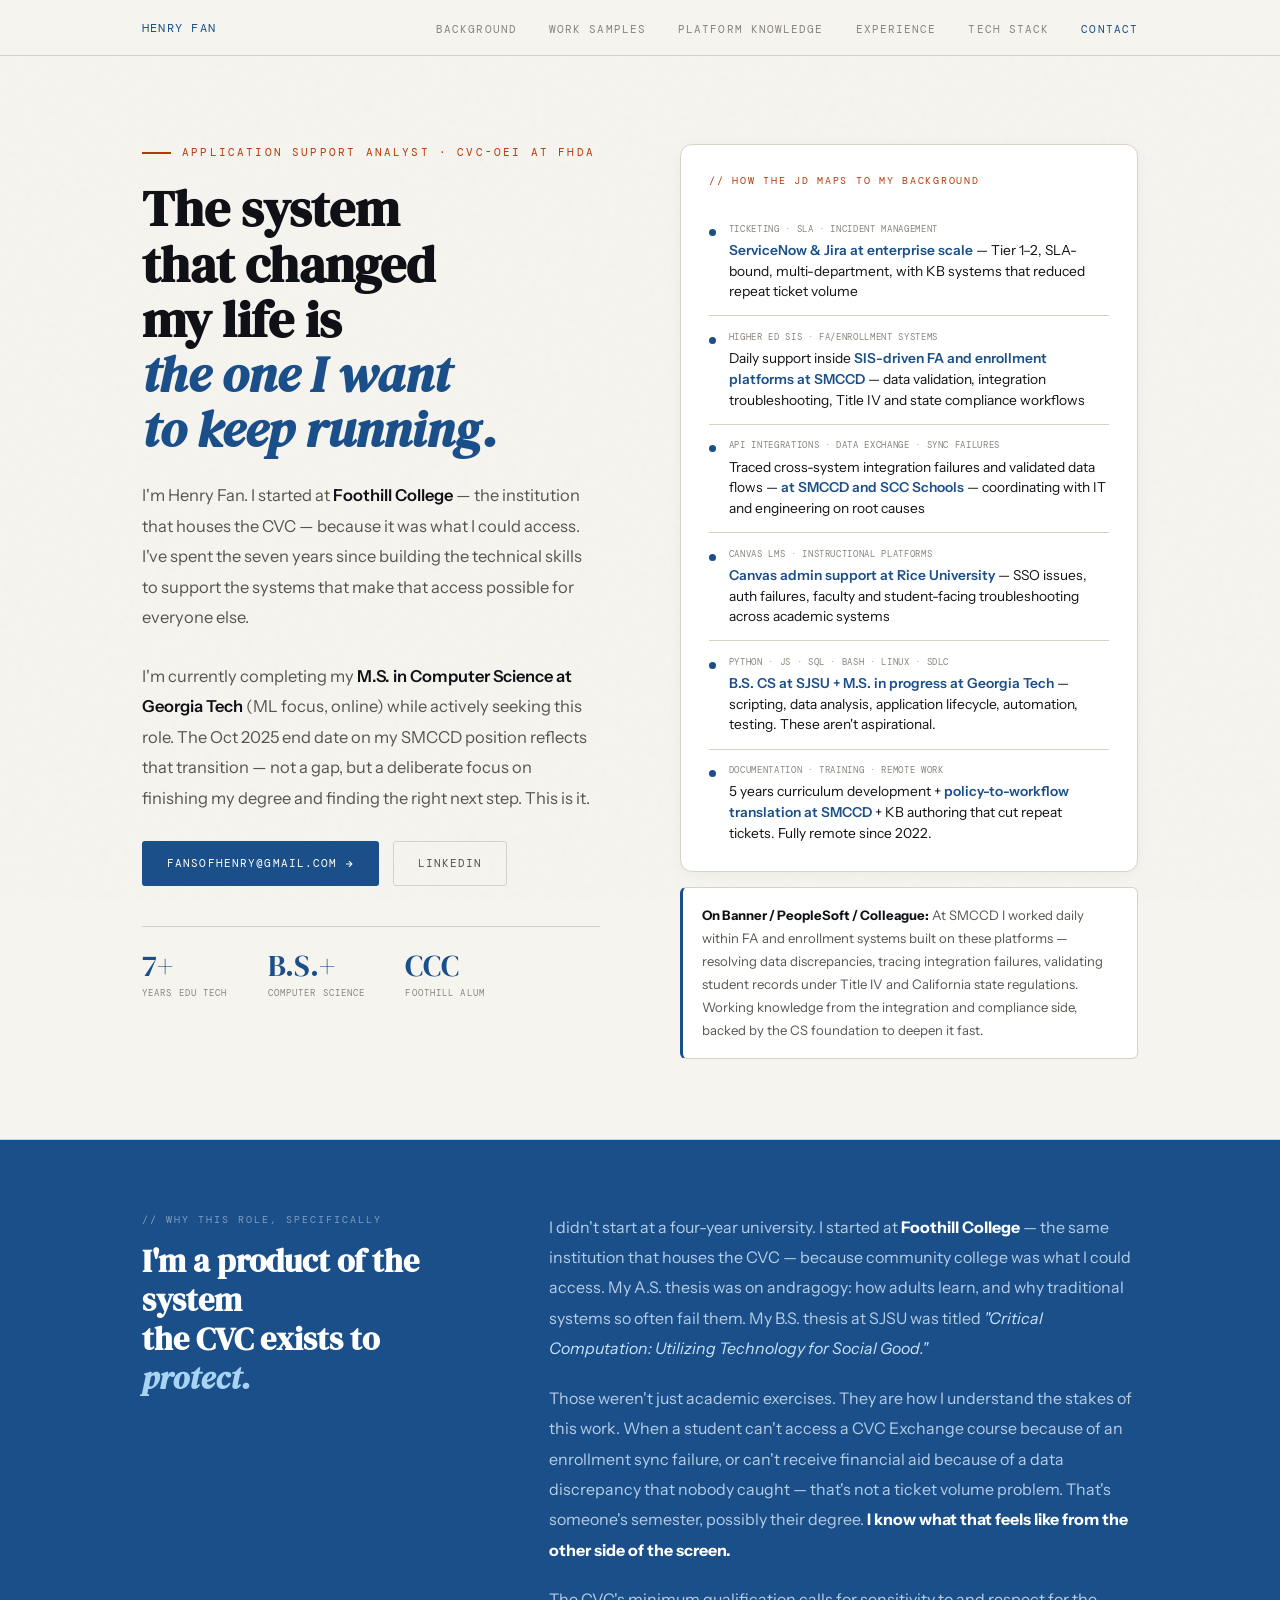
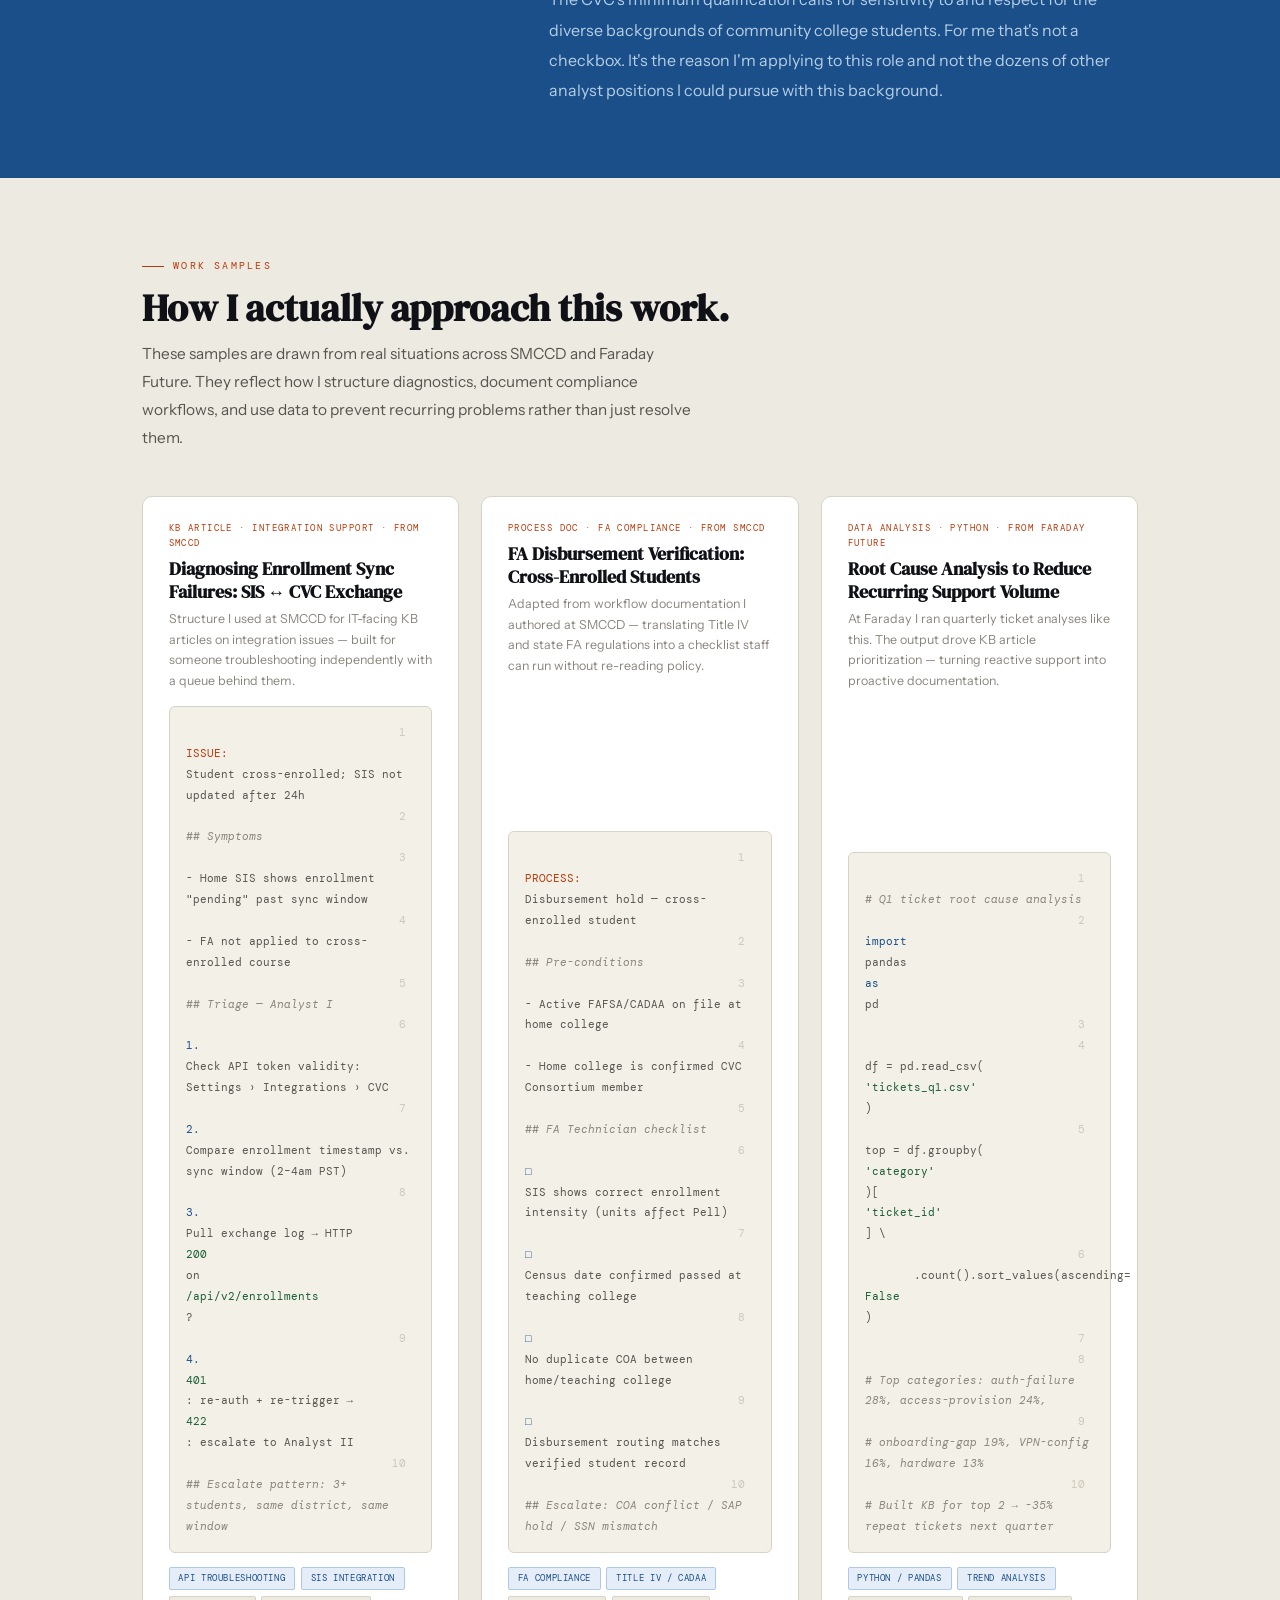
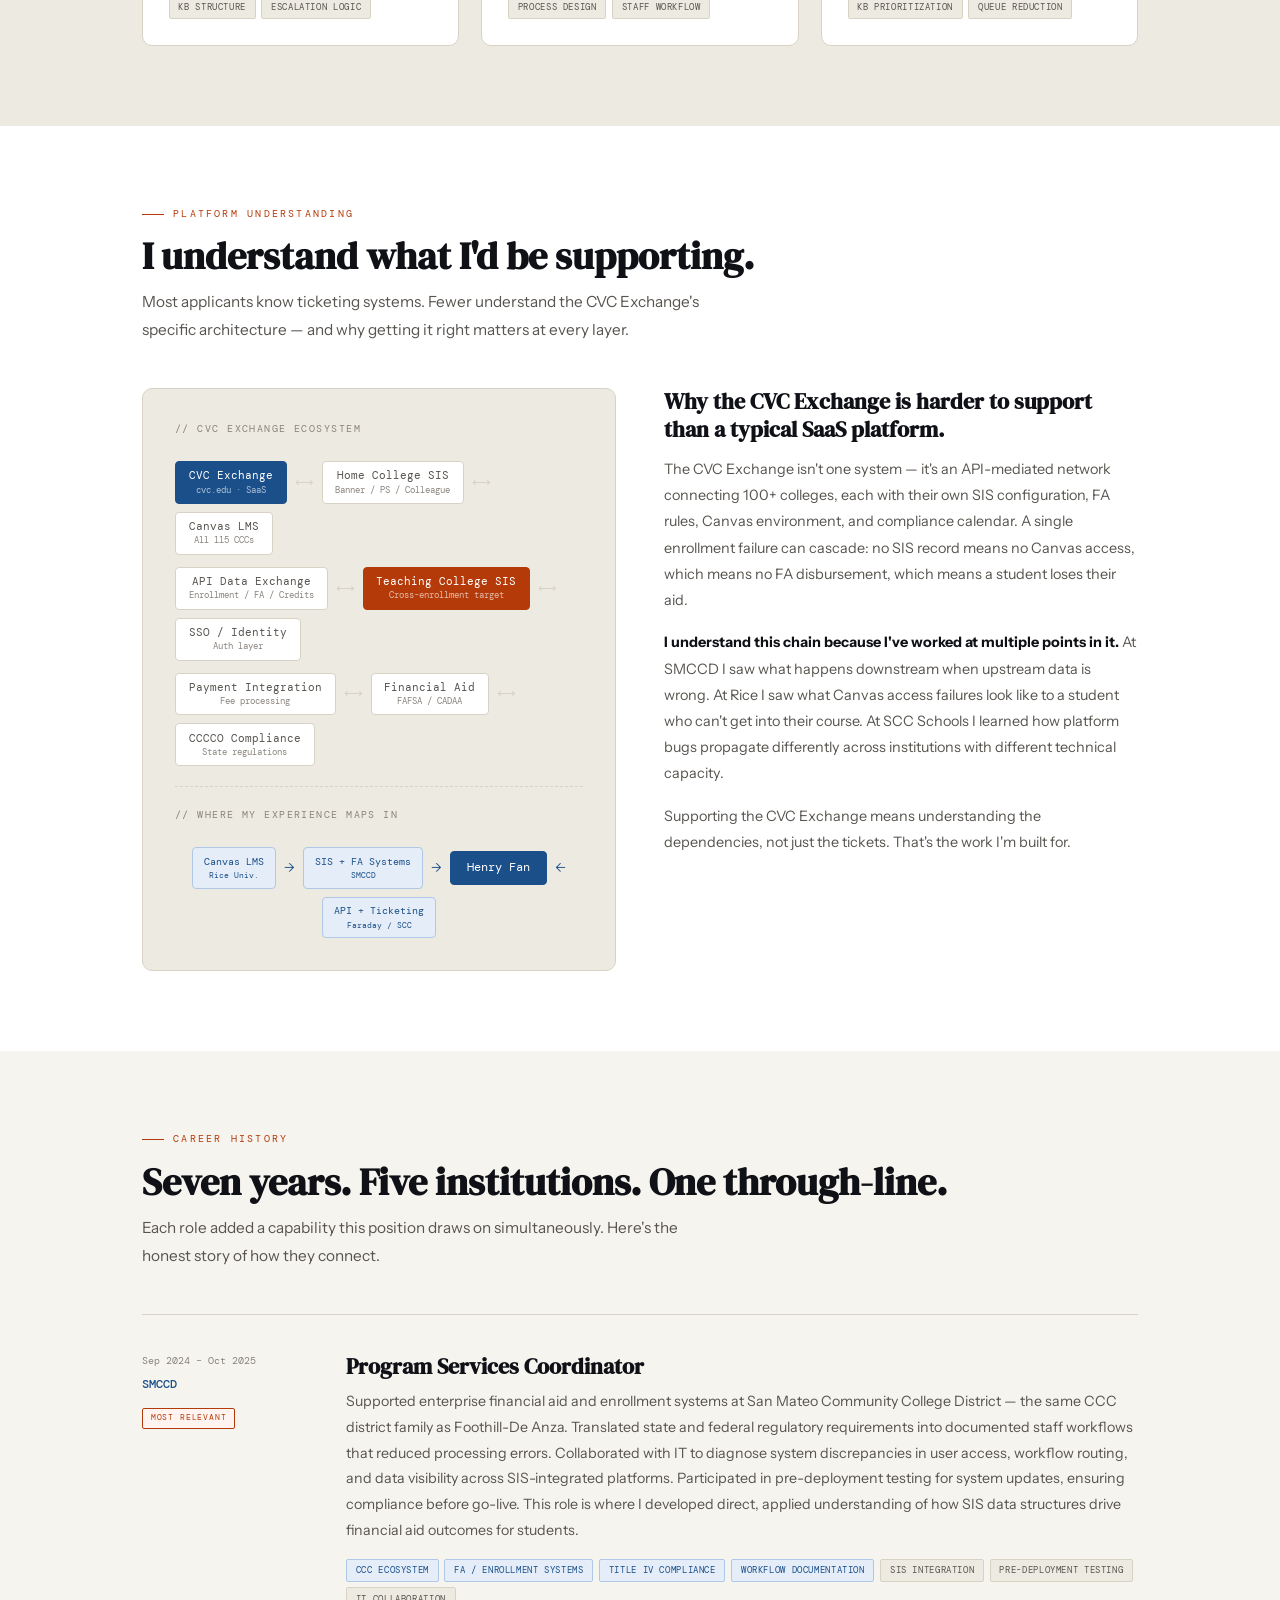
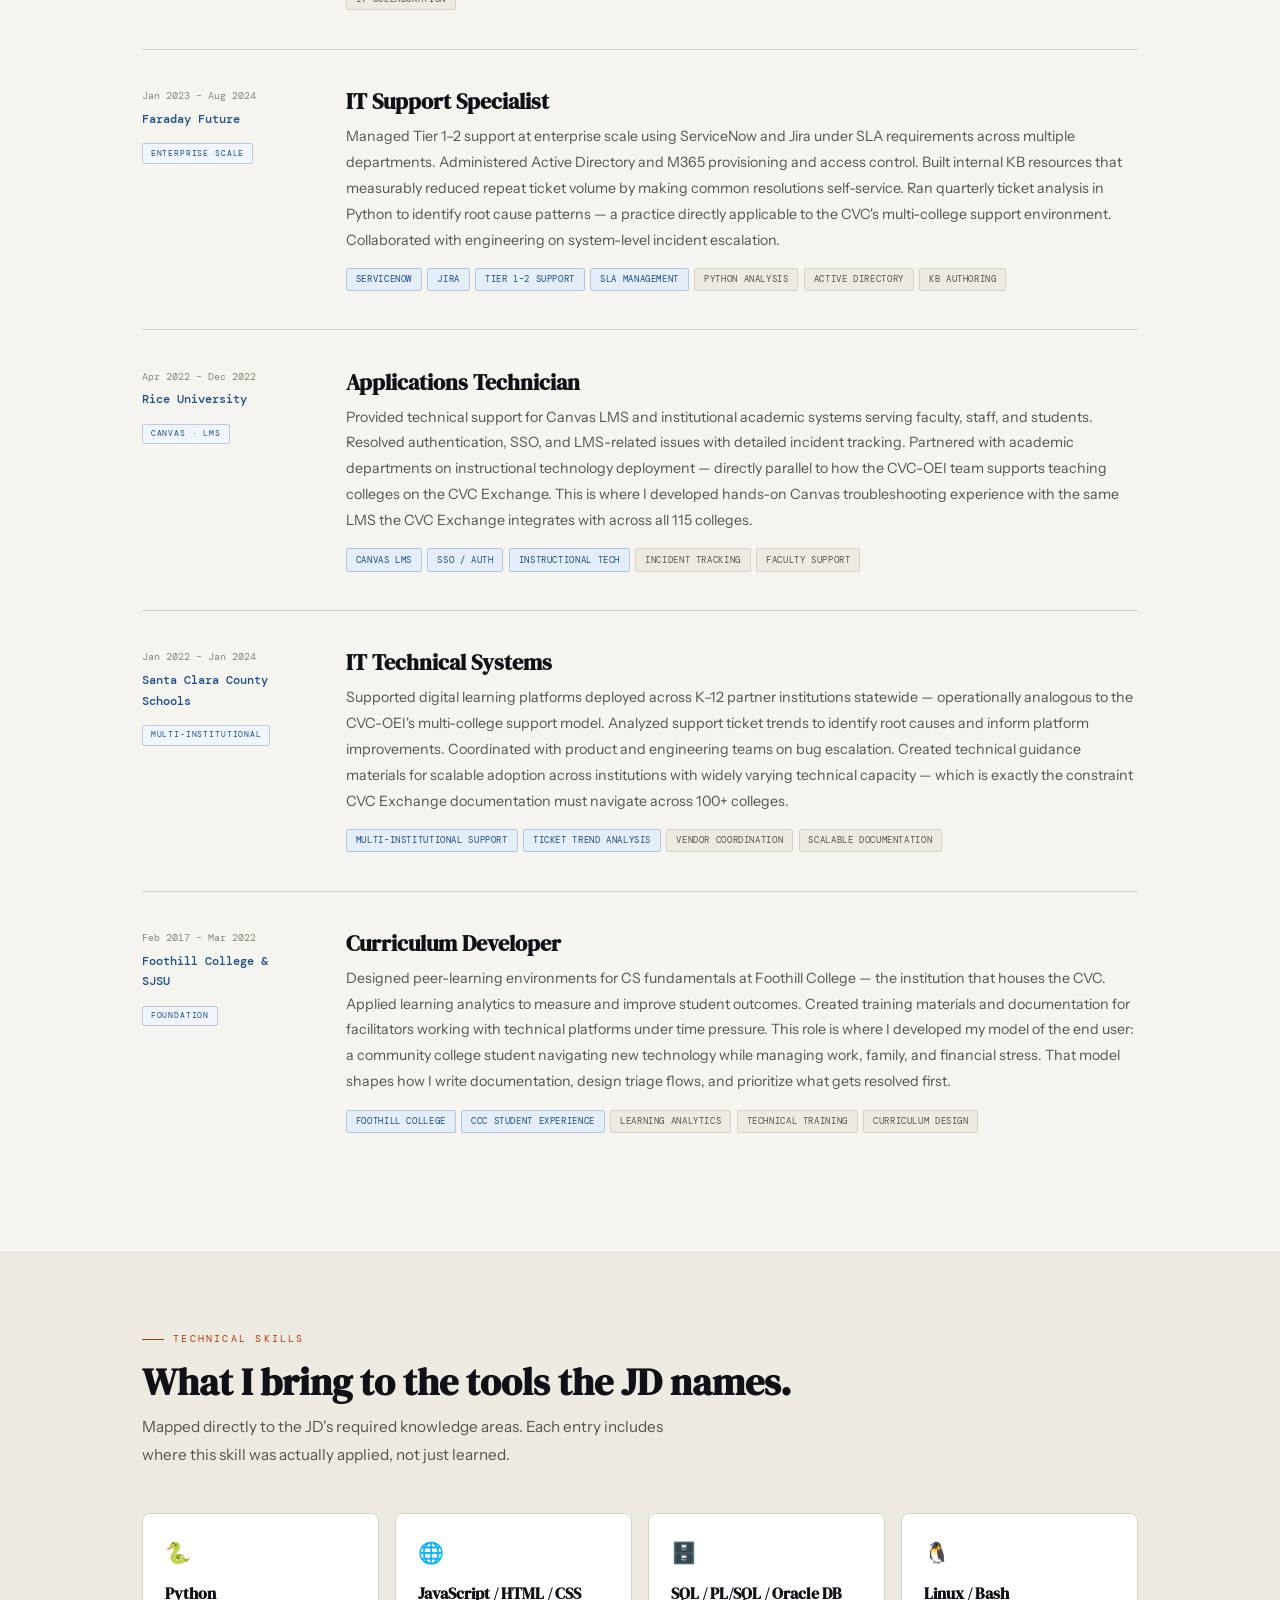
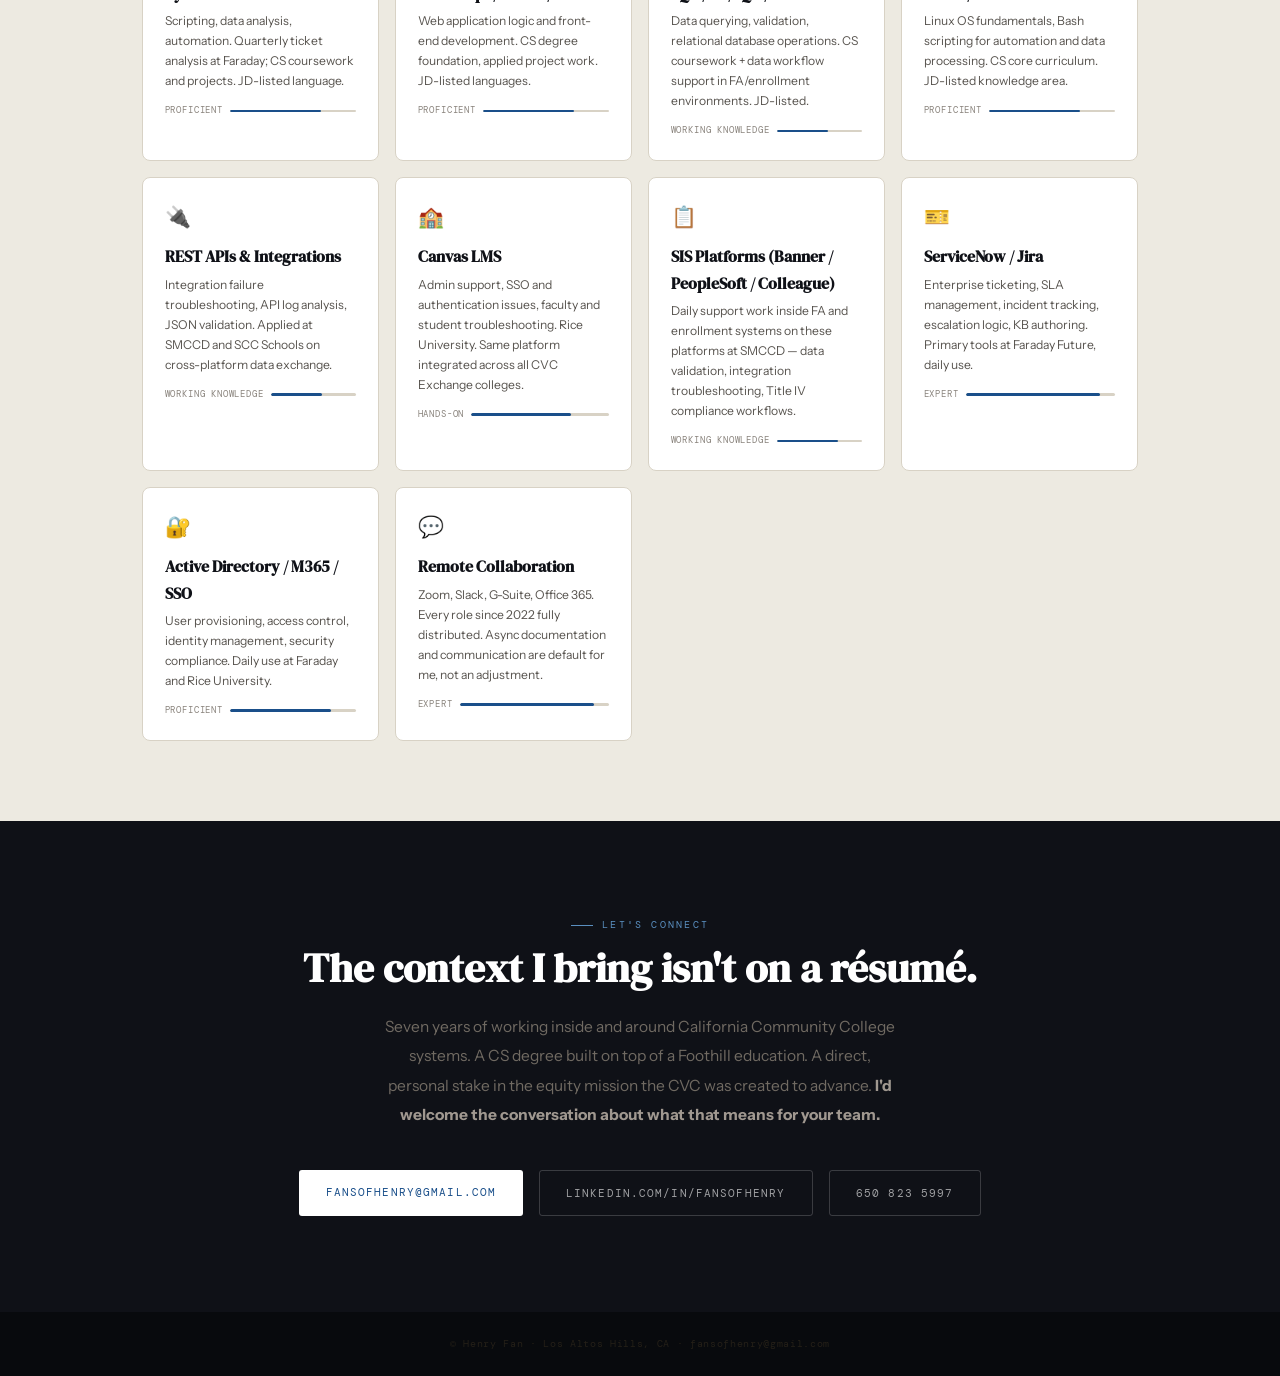
<file: henry-fan-final.html>
<!DOCTYPE html>
<html lang="en">
<head>
  <meta charset="UTF-8" />
  <meta name="viewport" content="width=device-width, initial-scale=1.0" />
  <title>Henry Fan — Application Support Analyst</title>
  <link href="https://fonts.googleapis.com/css2?family=DM+Serif+Display:ital@0;1&family=DM+Mono:wght@300;400;500&family=Instrument+Sans:ital,wght@0,400;0,500;0,600;1,400&display=swap" rel="stylesheet" />
  <style>
    *, *::before, *::after { box-sizing: border-box; margin: 0; padding: 0; }
    :root {
      --ink:    #0f1117;
      --paper:  #f6f4ef;
      --cream:  #edeae1;
      --rule:   #d8d2c5;
      --accent: #1a4f8a;
      --warm:   #b53a0a;
      --mid:    #58544f;
      --light:  #8a847d;
      --green:  #1a5c36;
      --serif:  'DM Serif Display', serif;
      --mono:   'DM Mono', monospace;
      --sans:   'Instrument Sans', sans-serif;
    }
    html { scroll-behavior: smooth; }
    body { font-family: var(--sans); background: var(--paper); color: var(--ink); line-height: 1.65; overflow-x: hidden; }
    body::before {
      content: ''; position: fixed; inset: 0; z-index: 0; pointer-events: none;
      background-image: url("data:image/svg+xml,%3Csvg viewBox='0 0 200 200' xmlns='http://www.w3.org/2000/svg'%3E%3Cfilter id='n'%3E%3CfeTurbulence type='fractalNoise' baseFrequency='0.65' numOctaves='4' stitchTiles='stitch'/%3E%3C/filter%3E%3Crect width='100%25' height='100%25' filter='url(%23n)' opacity='0.022'/%3E%3C/svg%3E");
    }
    .wrap { max-width: 1060px; margin: 0 auto; padding: 0 2rem; position: relative; z-index: 1; }

    /* ─── NAV ─── */
    nav { position: sticky; top: 0; z-index: 100; background: rgba(246,244,239,0.95); backdrop-filter: blur(16px); border-bottom: 1px solid var(--rule); }
    .nav-in { max-width: 1060px; margin: 0 auto; padding: 0.9rem 2rem; display: flex; align-items: center; justify-content: space-between; }
    .nav-name { font-family: var(--mono); font-size: 0.76rem; letter-spacing: 0.1em; color: var(--accent); text-transform: uppercase; }
    nav ul { list-style: none; display: flex; gap: 2rem; }
    nav a { font-family: var(--mono); font-size: 0.68rem; letter-spacing: 0.1em; text-transform: uppercase; color: var(--light); text-decoration: none; transition: color 0.2s; }
    nav a:hover, nav a.on { color: var(--accent); }

    /* ─── HERO ─── */
    #hero { display: grid; grid-template-columns: 1fr 1fr; align-items: start; gap: 5rem; padding: 5.5rem 2rem 5rem; max-width: 1060px; margin: 0 auto; }
    .ht { animation: up 0.75s ease both; }
    .eyebrow { font-family: var(--mono); font-size: 0.68rem; letter-spacing: 0.2em; text-transform: uppercase; color: var(--warm); margin-bottom: 1.2rem; display: flex; align-items: center; gap: 0.7rem; }
    .eyebrow::before { content: ''; width: 1.8rem; height: 1.5px; background: var(--warm); flex-shrink: 0; }
    h1 { font-family: var(--serif); font-size: clamp(2.5rem, 4vw, 4rem); line-height: 1.08; margin-bottom: 1.4rem; }
    h1 em { font-style: italic; color: var(--accent); }
    .hero-p { font-size: 1.03rem; color: var(--mid); line-height: 1.85; margin-bottom: 1.75rem; max-width: 460px; }
    .hero-p strong { color: var(--ink); font-weight: 600; }
    .hero-p a { color: var(--accent); text-decoration: none; border-bottom: 1px solid rgba(26,79,138,0.3); transition: border-color 0.2s; }
    .hero-p a:hover { border-color: var(--accent); }
    .btns { display: flex; gap: 0.85rem; flex-wrap: wrap; margin-bottom: 2.5rem; }
    .btn { display: inline-flex; align-items: center; gap: 0.4rem; font-family: var(--mono); font-size: 0.7rem; letter-spacing: 0.1em; text-transform: uppercase; text-decoration: none; padding: 0.78rem 1.5rem; border-radius: 3px; transition: all 0.2s; border: 1.5px solid transparent; }
    .btn-fill { background: var(--accent); color: white; }
    .btn-fill:hover { background: #133d6e; transform: translateY(-2px); box-shadow: 0 6px 18px rgba(26,79,138,0.25); }
    .btn-out { border-color: var(--rule); color: var(--mid); }
    .btn-out:hover { border-color: var(--accent); color: var(--accent); }
    .stats { display: flex; gap: 2.5rem; padding-top: 1.5rem; border-top: 1px solid var(--rule); }
    .sv { font-family: var(--serif); font-size: 1.9rem; color: var(--accent); display: block; line-height: 1; }
    .sl { font-family: var(--mono); font-size: 0.58rem; text-transform: uppercase; letter-spacing: 0.12em; color: var(--light); margin-top: 0.28rem; display: block; }

    /* hero right */
    .hr-card { animation: up 0.75s 0.1s ease both; }
    .fc { background: white; border: 1px solid var(--rule); border-radius: 12px; padding: 1.75rem; box-shadow: 0 2px 14px rgba(0,0,0,0.04); margin-bottom: 0.9rem; }
    .fc-lbl { font-family: var(--mono); font-size: 0.6rem; text-transform: uppercase; letter-spacing: 0.18em; color: var(--warm); margin-bottom: 1.2rem; }
    .fc-row { display: flex; gap: 0.8rem; padding: 0.85rem 0; border-bottom: 1px solid var(--rule); align-items: flex-start; }
    .fc-row:last-child { border: none; padding-bottom: 0; }
    .fc-dot { width: 7px; height: 7px; border-radius: 50%; background: var(--accent); flex-shrink: 0; margin-top: 7px; }
    .fc-req { font-family: var(--mono); font-size: 0.58rem; color: var(--light); text-transform: uppercase; letter-spacing: 0.07em; margin-bottom: 0.18rem; }
    .fc-ans { font-size: 0.86rem; color: var(--ink); line-height: 1.5; }
    .fc-ans strong { color: var(--accent); font-weight: 600; }

    /* gap note — now framed as context, not apology */
    .ctx-note { background: white; border: 1px solid var(--rule); border-left: 3px solid var(--accent); border-radius: 6px; padding: 1rem 1.2rem; font-size: 0.82rem; color: var(--mid); line-height: 1.75; }
    .ctx-note strong { color: var(--ink); }

    /* ─── SHARED SECTION ─── */
    section { padding: 5rem 0; }
    .s-eyebrow { font-family: var(--mono); font-size: 0.63rem; text-transform: uppercase; letter-spacing: 0.22em; color: var(--warm); margin-bottom: 0.75rem; display: flex; align-items: center; gap: 0.55rem; }
    .s-eyebrow::before { content: ''; width: 1.4rem; height: 1px; background: var(--warm); flex-shrink: 0; }
    h2 { font-family: var(--serif); font-size: clamp(1.75rem, 3vw, 2.65rem); line-height: 1.15; margin-bottom: 0.6rem; }
    .s-sub { font-size: 0.96rem; color: var(--mid); max-width: 560px; line-height: 1.82; margin-bottom: 2.75rem; }
    hr.div { border: none; border-top: 1px solid var(--rule); }

    /* ─── ORIGIN STORY ─── */
    #origin { background: var(--accent); padding: 4.5rem 0; }
    .origin-in { max-width: 1060px; margin: 0 auto; padding: 0 2rem; display: grid; grid-template-columns: 1fr 1.8fr; gap: 5rem; align-items: start; }
    .origin-left .tag-line { font-family: var(--mono); font-size: 0.62rem; text-transform: uppercase; letter-spacing: 0.2em; color: rgba(255,255,255,0.45); margin-bottom: 0.9rem; }
    .origin-pull { font-family: var(--serif); font-size: clamp(1.7rem, 2.5vw, 2.3rem); color: white; line-height: 1.22; }
    .origin-pull em { font-style: italic; color: #a8d4f4; }
    .origin-body p { font-size: 1rem; color: rgba(200,220,240,0.9); line-height: 1.9; }
    .origin-body p + p { margin-top: 1.2rem; }
    .origin-body strong { color: white; }
    .origin-body em { font-style: italic; color: #c8e4f8; }

    /* ─── WORK SAMPLES ─── */
    #samples { background: var(--cream); }
    .samples-grid { display: grid; grid-template-columns: repeat(3, 1fr); gap: 1.4rem; }
    .sc { background: white; border: 1px solid var(--rule); border-radius: 10px; overflow: hidden; display: flex; flex-direction: column; transition: transform 0.2s, box-shadow 0.2s; }
    .sc:hover { transform: translateY(-4px); box-shadow: 0 12px 32px rgba(0,0,0,0.07); }
    .sc-head { padding: 1.5rem 1.6rem 0; flex: 1; }
    .sc-type { font-family: var(--mono); font-size: 0.56rem; text-transform: uppercase; letter-spacing: 0.16em; color: var(--warm); margin-bottom: 0.45rem; }
    .sc-title { font-family: var(--serif); font-size: 1.1rem; line-height: 1.3; margin-bottom: 0.35rem; }
    .sc-ctx { font-size: 0.78rem; color: var(--light); line-height: 1.65; margin-bottom: 0.9rem; }
    .sc-code { margin: 0 1.6rem 0; background: #f3f0e8; border: 1px solid var(--rule); border-radius: 6px; padding: 0.95rem 1rem; font-family: var(--mono); font-size: 0.67rem; color: var(--mid); line-height: 1.95; }
    .sc-code span { display: block; }
    .ln { color: #cdc7bb; user-select: none; display: inline-block; min-width: 1.3rem; text-align: right; margin-right: 0.6rem; }
    .kw { color: var(--accent); }
    .vl { color: var(--green); }
    .cm { color: var(--light); font-style: italic; }
    .ky { color: var(--warm); }
    .sc-tags { padding: 0.9rem 1.6rem 1.6rem; display: flex; flex-wrap: wrap; gap: 0.35rem; margin-top: auto; }
    .t { font-family: var(--mono); font-size: 0.56rem; text-transform: uppercase; letter-spacing: 0.07em; padding: 0.2rem 0.55rem; border-radius: 2px; }
    .t-hi { background: #e4edf8; border: 1px solid #b0c8e8; color: var(--accent); }
    .t-md { background: var(--cream); border: 1px solid var(--rule); color: var(--mid); }

    /* ─── PRODUCT KNOWLEDGE ─── */
    #product { background: white; }
    .pk-grid { display: grid; grid-template-columns: 1fr 1fr; gap: 3rem; align-items: start; }
    .pk-diagram { background: var(--cream); border: 1px solid var(--rule); border-radius: 10px; padding: 2rem; }
    .pk-d-label { font-family: var(--mono); font-size: 0.6rem; text-transform: uppercase; letter-spacing: 0.15em; color: var(--light); margin-bottom: 1.5rem; }
    .pk-row { display: flex; align-items: center; gap: 0.5rem; margin-bottom: 0.75rem; flex-wrap: wrap; }
    .pk-node { font-family: var(--mono); font-size: 0.68rem; padding: 0.4rem 0.8rem; border-radius: 4px; border: 1px solid var(--rule); background: white; color: var(--mid); text-align: center; line-height: 1.35; }
    .pk-node small { display: block; font-size: 0.55rem; color: var(--light); margin-top: 0.1rem; }
    .pk-node.hi { background: var(--accent); color: white; border-color: var(--accent); }
    .pk-node.hi small { color: rgba(255,255,255,0.65); }
    .pk-node.warm { background: var(--warm); color: white; border-color: var(--warm); }
    .pk-node.warm small { color: rgba(255,255,255,0.65); }
    .pk-arr { color: var(--rule); font-size: 0.8rem; flex-shrink: 0; }
    .pk-sep { border: none; border-top: 1px dashed var(--rule); margin: 1.25rem 0; }
    .pk-henry { display: flex; align-items: center; justify-content: center; gap: 0.5rem; flex-wrap: wrap; }
    .pk-h { font-family: var(--mono); font-size: 0.62rem; padding: 0.4rem 0.7rem; background: #e4edf8; border: 1px solid #b0c8e8; color: var(--accent); border-radius: 4px; text-align: center; line-height: 1.35; }
    .pk-h.center { background: var(--accent); color: white; border-color: var(--accent); font-size: 0.72rem; padding: 0.5rem 1rem; }
    .pk-copy h3 { font-family: var(--serif); font-size: 1.4rem; margin-bottom: 0.75rem; line-height: 1.25; }
    .pk-copy p { font-size: 0.9rem; color: var(--mid); line-height: 1.82; margin-bottom: 1rem; }
    .pk-copy p strong { color: var(--ink); }
    .pk-copy p:last-child { margin: 0; }

    /* ─── TIMELINE ─── */
    #experience { background: var(--paper); }
    .tl-item { display: grid; grid-template-columns: 160px 1fr; gap: 2.75rem; padding: 2.4rem 0; border-top: 1px solid var(--rule); opacity: 0; transform: translateY(14px); transition: opacity 0.5s, transform 0.5s; }
    .tl-item.show { opacity: 1; transform: none; }
    .tm-date { font-family: var(--mono); font-size: 0.65rem; color: var(--light); line-height: 1.55; }
    .tm-org { font-family: var(--mono); font-size: 0.78rem; color: var(--accent); font-weight: 500; margin: 0.28rem 0 0.45rem; }
    .tm-badge { display: inline-block; font-family: var(--mono); font-size: 0.53rem; text-transform: uppercase; letter-spacing: 0.1em; padding: 0.14rem 0.48rem; border-radius: 2px; border: 1px solid; }
    .b-a { color: var(--warm); border-color: var(--warm); background: #fff4f0; }
    .b-b { color: var(--accent); border-color: #b8cce4; background: #f0f5ff; }
    .tl-title { font-family: var(--serif); font-size: 1.38rem; margin-bottom: 0.55rem; line-height: 1.22; }
    .tl-body { font-size: 0.89rem; color: var(--mid); line-height: 1.82; }
    .tl-chips { display: flex; flex-wrap: wrap; gap: 0.35rem; margin-top: 0.9rem; }

    /* ─── STACK ─── */
    #stack { background: var(--cream); }
    .sk-grid { display: grid; grid-template-columns: repeat(auto-fill, minmax(220px, 1fr)); gap: 1rem; }
    .sk { background: white; border: 1px solid var(--rule); border-radius: 8px; padding: 1.35rem; transition: border-color 0.2s, transform 0.2s; }
    .sk:hover { border-color: var(--accent); transform: translateY(-2px); }
    .sk-icon { font-size: 1.3rem; margin-bottom: 0.6rem; }
    .sk-name { font-family: var(--serif); font-size: 1rem; margin-bottom: 0.3rem; }
    .sk-body { font-size: 0.76rem; color: var(--mid); line-height: 1.65; margin-bottom: 0.75rem; }
    .sk-bar { display: flex; align-items: center; gap: 0.45rem; font-family: var(--mono); font-size: 0.57rem; text-transform: uppercase; letter-spacing: 0.09em; color: var(--light); }
    .bar { flex: 1; height: 2.5px; background: var(--rule); border-radius: 2px; overflow: hidden; }
    .fill { height: 100%; border-radius: 2px; background: var(--accent); }
    .f90{width:90%} .f80{width:80%} .f72{width:72%} .f60{width:60%}

    /* ─── CLOSE ─── */
    #close { background: #0f1117; color: white; padding: 6rem 2rem; text-align: center; }
    #close .s-eyebrow { color: #5a8fc0; justify-content: center; }
    #close .s-eyebrow::before { background: #5a8fc0; }
    #close h2 { color: white; font-size: clamp(1.9rem, 3.2vw, 3rem); max-width: 680px; margin: 0 auto 1.2rem; }
    .close-p { font-size: 0.97rem; color: #706a62; max-width: 520px; margin: 0 auto 2.5rem; line-height: 1.9; }
    .close-p strong { color: #a09890; }
    .clinks { display: flex; justify-content: center; gap: 1rem; flex-wrap: wrap; }
    .cl { font-family: var(--mono); font-size: 0.7rem; letter-spacing: 0.1em; text-transform: uppercase; text-decoration: none; padding: 0.82rem 1.65rem; border-radius: 3px; transition: all 0.2s; }
    .cl-w { background: white; color: var(--accent); }
    .cl-w:hover { background: var(--cream); }
    .cl-g { border: 1px solid rgba(255,255,255,0.18); color: rgba(255,255,255,0.6); }
    .cl-g:hover { border-color: rgba(255,255,255,0.4); color: white; background: rgba(255,255,255,0.06); }

    footer { background: #080a0d; color: #252018; text-align: center; padding: 1.5rem; font-family: var(--mono); font-size: 0.6rem; letter-spacing: 0.07em; }

    @keyframes up { from { opacity: 0; transform: translateY(20px); } to { opacity: 1; transform: none; } }

    @media (max-width: 860px) {
      #hero, .origin-in, .pk-grid { grid-template-columns: 1fr; gap: 2.5rem; }
      #hero { padding-top: 3.5rem; }
      .tl-item { grid-template-columns: 1fr; gap: 0.4rem; }
      .samples-grid { grid-template-columns: 1fr; }
      nav ul { display: none; }
    }
  </style>
</head>
<body>

<!-- NAV -->
<nav>
  <div class="nav-in">
    <span class="nav-name">Henry Fan</span>
    <ul>
      <li><a href="#origin">Background</a></li>
      <li><a href="#samples">Work samples</a></li>
      <li><a href="#product">Platform knowledge</a></li>
      <li><a href="#experience">Experience</a></li>
      <li><a href="#stack">Tech stack</a></li>
      <li><a href="#close">Contact</a></li>
    </ul>
  </div>
</nav>

<!-- ══ HERO ══ -->
<div id="hero" class="wrap">
  <div class="ht">
    <p class="eyebrow">Application Support Analyst · CVC-OEI at FHDA</p>
    <h1>The system<br>that changed<br>my life is<br><em>the one I want<br>to keep running.</em></h1>
    <p class="hero-p">
      I'm Henry Fan. I started at <strong>Foothill College</strong> — the institution that houses the CVC — because it was what I could access. I've spent the seven years since building the technical skills to support the systems that make that access possible for everyone else.
    </p>
    <p class="hero-p">
      I'm currently completing my <strong>M.S. in Computer Science at Georgia Tech</strong> (ML focus, online) while actively seeking this role. The Oct 2025 end date on my SMCCD position reflects that transition — not a gap, but a deliberate focus on finishing my degree and finding the right next step. This is it.
    </p>
    <div class="btns">
      <a href="mailto:fansofhenry@gmail.com" class="btn btn-fill">
        fansofhenry@gmail.com
        <svg width="10" height="10" viewBox="0 0 24 24" fill="none" stroke="currentColor" stroke-width="2.5"><path d="M5 12h14M12 5l7 7-7 7"/></svg>
      </a>
      <a href="https://linkedin.com/in/fansofhenry" target="_blank" class="btn btn-out">LinkedIn</a>
    </div>
    <div class="stats">
      <div><span class="sv">7+</span><span class="sl">Years edu tech</span></div>
      <div><span class="sv">B.S.+</span><span class="sl">Computer Science</span></div>
      <div><span class="sv">CCC</span><span class="sl">Foothill alum</span></div>
    </div>
  </div>

  <div class="hr-card">
    <div class="fc">
      <p class="fc-lbl">// How the JD maps to my background</p>
      <div class="fc-row">
        <div class="fc-dot"></div>
        <div>
          <div class="fc-req">Ticketing · SLA · Incident management</div>
          <div class="fc-ans"><strong>ServiceNow & Jira at enterprise scale</strong> — Tier 1–2, SLA-bound, multi-department, with KB systems that reduced repeat ticket volume</div>
        </div>
      </div>
      <div class="fc-row">
        <div class="fc-dot"></div>
        <div>
          <div class="fc-req">Higher ed SIS · FA/enrollment systems</div>
          <div class="fc-ans">Daily support inside <strong>SIS-driven FA and enrollment platforms at SMCCD</strong> — data validation, integration troubleshooting, Title IV and state compliance workflows</div>
        </div>
      </div>
      <div class="fc-row">
        <div class="fc-dot"></div>
        <div>
          <div class="fc-req">API integrations · Data exchange · Sync failures</div>
          <div class="fc-ans">Traced cross-system integration failures and validated data flows — <strong>at SMCCD and SCC Schools</strong> — coordinating with IT and engineering on root causes</div>
        </div>
      </div>
      <div class="fc-row">
        <div class="fc-dot"></div>
        <div>
          <div class="fc-req">Canvas LMS · Instructional platforms</div>
          <div class="fc-ans"><strong>Canvas admin support at Rice University</strong> — SSO issues, auth failures, faculty and student-facing troubleshooting across academic systems</div>
        </div>
      </div>
      <div class="fc-row">
        <div class="fc-dot"></div>
        <div>
          <div class="fc-req">Python · JS · SQL · Bash · Linux · SDLC</div>
          <div class="fc-ans"><strong>B.S. CS at SJSU + M.S. in progress at Georgia Tech</strong> — scripting, data analysis, application lifecycle, automation, testing. These aren't aspirational.</div>
        </div>
      </div>
      <div class="fc-row">
        <div class="fc-dot"></div>
        <div>
          <div class="fc-req">Documentation · Training · Remote work</div>
          <div class="fc-ans">5 years curriculum development + <strong>policy-to-workflow translation at SMCCD</strong> + KB authoring that cut repeat tickets. Fully remote since 2022.</div>
        </div>
      </div>
    </div>
    <div class="ctx-note">
      <strong>On Banner / PeopleSoft / Colleague:</strong> At SMCCD I worked daily within FA and enrollment systems built on these platforms — resolving data discrepancies, tracing integration failures, validating student records under Title IV and California state regulations. Working knowledge from the integration and compliance side, backed by the CS foundation to deepen it fast.
    </div>
  </div>
</div>

<hr class="div" />

<!-- ══ ORIGIN STORY ══ -->
<section id="origin">
  <div class="origin-in">
    <div class="origin-left">
      <p class="tag-line">// Why this role, specifically</p>
      <h2 class="origin-pull">I'm a product of the system<br>the CVC exists to <em>protect.</em></h2>
    </div>
    <div class="origin-body">
      <p>I didn't start at a four-year university. I started at <strong>Foothill College</strong> — the same institution that houses the CVC — because community college was what I could access. My A.S. thesis was on andragogy: how adults learn, and why traditional systems so often fail them. My B.S. thesis at SJSU was titled <em>"Critical Computation: Utilizing Technology for Social Good."</em></p>
      <p>Those weren't just academic exercises. They are how I understand the stakes of this work. When a student can't access a CVC Exchange course because of an enrollment sync failure, or can't receive financial aid because of a data discrepancy that nobody caught — that's not a ticket volume problem. That's someone's semester, possibly their degree. <strong>I know what that feels like from the other side of the screen.</strong></p>
      <p>The CVC's minimum qualification calls for sensitivity to and respect for the diverse backgrounds of community college students. For me that's not a checkbox. It's the reason I'm applying to this role and not the dozens of other analyst positions I could pursue with this background.</p>
    </div>
  </div>
</section>

<!-- ══ WORK SAMPLES ══ -->
<section id="samples">
  <div class="wrap">
    <p class="s-eyebrow">Work samples</p>
    <h2>How I actually approach this work.</h2>
    <p class="s-sub">These samples are drawn from real situations across SMCCD and Faraday Future. They reflect how I structure diagnostics, document compliance workflows, and use data to prevent recurring problems rather than just resolve them.</p>

    <div class="samples-grid">

      <div class="sc">
        <div class="sc-head">
          <p class="sc-type">KB Article · Integration Support · From SMCCD</p>
          <h3 class="sc-title">Diagnosing Enrollment Sync Failures: SIS ↔ CVC Exchange</h3>
          <p class="sc-ctx">Structure I used at SMCCD for IT-facing KB articles on integration issues — built for someone troubleshooting independently with a queue behind them.</p>
        </div>
        <div class="sc-code">
          <span><span class="ln">1</span><span class="ky">ISSUE:</span> Student cross-enrolled; SIS not updated after 24h</span>
          <span><span class="ln">2</span><span class="cm">## Symptoms</span></span>
          <span><span class="ln">3</span><span>- Home SIS shows enrollment "pending" past sync window</span></span>
          <span><span class="ln">4</span><span>- FA not applied to cross-enrolled course</span></span>
          <span><span class="ln">5</span><span class="cm">## Triage — Analyst I</span></span>
          <span><span class="ln">6</span><span><span class="kw">1.</span> Check API token validity: Settings › Integrations › CVC</span></span>
          <span><span class="ln">7</span><span><span class="kw">2.</span> Compare enrollment timestamp vs. sync window (2–4am PST)</span></span>
          <span><span class="ln">8</span><span><span class="kw">3.</span> Pull exchange log → HTTP <span class="vl">200</span> on <span class="vl">/api/v2/enrollments</span>?</span></span>
          <span><span class="ln">9</span><span><span class="kw">4.</span> <span class="vl">401</span>: re-auth + re-trigger → <span class="vl">422</span>: escalate to Analyst II</span></span>
          <span><span class="ln">10</span><span class="cm">## Escalate pattern: 3+ students, same district, same window</span></span>
        </div>
        <div class="sc-tags">
          <span class="t t-hi">API Troubleshooting</span>
          <span class="t t-hi">SIS Integration</span>
          <span class="t t-md">KB Structure</span>
          <span class="t t-md">Escalation Logic</span>
        </div>
      </div>

      <div class="sc">
        <div class="sc-head">
          <p class="sc-type">Process Doc · FA Compliance · From SMCCD</p>
          <h3 class="sc-title">FA Disbursement Verification: Cross-Enrolled Students</h3>
          <p class="sc-ctx">Adapted from workflow documentation I authored at SMCCD — translating Title IV and state FA regulations into a checklist staff can run without re-reading policy.</p>
        </div>
        <div class="sc-code">
          <span><span class="ln">1</span><span class="ky">PROCESS:</span> Disbursement hold — cross-enrolled student</span>
          <span><span class="ln">2</span><span class="cm">## Pre-conditions</span></span>
          <span><span class="ln">3</span><span>- Active FAFSA/CADAA on file at home college</span></span>
          <span><span class="ln">4</span><span>- Home college is confirmed CVC Consortium member</span></span>
          <span><span class="ln">5</span><span class="cm">## FA Technician checklist</span></span>
          <span><span class="ln">6</span><span><span class="kw">□</span> SIS shows correct enrollment intensity (units affect Pell)</span></span>
          <span><span class="ln">7</span><span><span class="kw">□</span> Census date confirmed passed at teaching college</span></span>
          <span><span class="ln">8</span><span><span class="kw">□</span> No duplicate COA between home/teaching college</span></span>
          <span><span class="ln">9</span><span><span class="kw">□</span> Disbursement routing matches verified student record</span></span>
          <span><span class="ln">10</span><span class="cm">## Escalate: COA conflict / SAP hold / SSN mismatch</span></span>
        </div>
        <div class="sc-tags">
          <span class="t t-hi">FA Compliance</span>
          <span class="t t-hi">Title IV / CADAA</span>
          <span class="t t-md">Process Design</span>
          <span class="t t-md">Staff Workflow</span>
        </div>
      </div>

      <div class="sc">
        <div class="sc-head">
          <p class="sc-type">Data Analysis · Python · From Faraday Future</p>
          <h3 class="sc-title">Root Cause Analysis to Reduce Recurring Support Volume</h3>
          <p class="sc-ctx">At Faraday I ran quarterly ticket analyses like this. The output drove KB article prioritization — turning reactive support into proactive documentation.</p>
        </div>
        <div class="sc-code">
          <span><span class="ln">1</span><span class="cm"># Q1 ticket root cause analysis</span></span>
          <span><span class="ln">2</span><span><span class="kw">import</span> pandas <span class="kw">as</span> pd</span></span>
          <span><span class="ln">3</span></span>
          <span><span class="ln">4</span><span>df = pd.read_csv(<span class="vl">'tickets_q1.csv'</span>)</span></span>
          <span><span class="ln">5</span><span>top = df.groupby(<span class="vl">'category'</span>)[<span class="vl">'ticket_id'</span>] \</span></span>
          <span><span class="ln">6</span><span>&nbsp;&nbsp;&nbsp;&nbsp;&nbsp;&nbsp;&nbsp;.count().sort_values(ascending=<span class="vl">False</span>)</span></span>
          <span><span class="ln">7</span></span>
          <span><span class="ln">8</span><span class="cm"># Top categories: auth-failure 28%, access-provision 24%,</span></span>
          <span><span class="ln">9</span><span class="cm">#   onboarding-gap 19%, VPN-config 16%, hardware 13%</span></span>
          <span><span class="ln">10</span><span class="cm"># Built KB for top 2 → -35% repeat tickets next quarter</span></span>
        </div>
        <div class="sc-tags">
          <span class="t t-hi">Python / Pandas</span>
          <span class="t t-hi">Trend Analysis</span>
          <span class="t t-md">KB Prioritization</span>
          <span class="t t-md">Queue Reduction</span>
        </div>
      </div>

    </div>
  </div>
</section>

<!-- ══ PRODUCT KNOWLEDGE ══ -->
<section id="product">
  <div class="wrap">
    <p class="s-eyebrow">Platform understanding</p>
    <h2>I understand what I'd be supporting.</h2>
    <p class="s-sub">Most applicants know ticketing systems. Fewer understand the CVC Exchange's specific architecture — and why getting it right matters at every layer.</p>

    <div class="pk-grid">
      <div class="pk-diagram">
        <p class="pk-d-label">// CVC Exchange ecosystem</p>
        <div class="pk-row">
          <div class="pk-node hi">CVC Exchange<small>cvc.edu · SaaS</small></div>
          <div class="pk-arr">⟷</div>
          <div class="pk-node">Home College SIS<small>Banner / PS / Colleague</small></div>
          <div class="pk-arr">⟷</div>
          <div class="pk-node">Canvas LMS<small>All 115 CCCs</small></div>
        </div>
        <div class="pk-row">
          <div class="pk-node">API Data Exchange<small>Enrollment / FA / Credits</small></div>
          <div class="pk-arr">⟷</div>
          <div class="pk-node warm">Teaching College SIS<small>Cross-enrollment target</small></div>
          <div class="pk-arr">⟷</div>
          <div class="pk-node">SSO / Identity<small>Auth layer</small></div>
        </div>
        <div class="pk-row">
          <div class="pk-node">Payment Integration<small>Fee processing</small></div>
          <div class="pk-arr">⟷</div>
          <div class="pk-node">Financial Aid<small>FAFSA / CADAA</small></div>
          <div class="pk-arr">⟷</div>
          <div class="pk-node">CCCCO Compliance<small>State regulations</small></div>
        </div>
        <div class="pk-sep"></div>
        <p class="pk-d-label">// Where my experience maps in</p>
        <div class="pk-henry">
          <div class="pk-h">Canvas LMS<br><small>Rice Univ.</small></div>
          <div class="pk-arr" style="color:var(--accent)">→</div>
          <div class="pk-h">SIS + FA Systems<br><small>SMCCD</small></div>
          <div class="pk-arr" style="color:var(--accent)">→</div>
          <div class="pk-h center">Henry Fan</div>
          <div class="pk-arr" style="color:var(--accent)">←</div>
          <div class="pk-h">API + Ticketing<br><small>Faraday / SCC</small></div>
        </div>
      </div>

      <div class="pk-copy">
        <h3>Why the CVC Exchange is harder to support than a typical SaaS platform.</h3>
        <p>The CVC Exchange isn't one system — it's an API-mediated network connecting 100+ colleges, each with their own SIS configuration, FA rules, Canvas environment, and compliance calendar. A single enrollment failure can cascade: no SIS record means no Canvas access, which means no FA disbursement, which means a student loses their aid.</p>
        <p><strong>I understand this chain because I've worked at multiple points in it.</strong> At SMCCD I saw what happens downstream when upstream data is wrong. At Rice I saw what Canvas access failures look like to a student who can't get into their course. At SCC Schools I learned how platform bugs propagate differently across institutions with different technical capacity.</p>
        <p>Supporting the CVC Exchange means understanding the dependencies, not just the tickets. That's the work I'm built for.</p>
      </div>
    </div>
  </div>
</section>

<!-- ══ EXPERIENCE ══ -->
<section id="experience">
  <div class="wrap">
    <p class="s-eyebrow">Career history</p>
    <h2>Seven years. Five institutions. One through-line.</h2>
    <p class="s-sub">Each role added a capability this position draws on simultaneously. Here's the honest story of how they connect.</p>

    <div class="tl">
      <div class="tl-item">
        <div>
          <div class="tm-date">Sep 2024 – Oct 2025</div>
          <div class="tm-org">SMCCD</div>
          <span class="tm-badge b-a">Most relevant</span>
        </div>
        <div>
          <h3 class="tl-title">Program Services Coordinator</h3>
          <p class="tl-body">Supported enterprise financial aid and enrollment systems at San Mateo Community College District — the same CCC district family as Foothill-De Anza. Translated state and federal regulatory requirements into documented staff workflows that reduced processing errors. Collaborated with IT to diagnose system discrepancies in user access, workflow routing, and data visibility across SIS-integrated platforms. Participated in pre-deployment testing for system updates, ensuring compliance before go-live. This role is where I developed direct, applied understanding of how SIS data structures drive financial aid outcomes for students.</p>
          <div class="tl-chips">
            <span class="t t-hi">CCC Ecosystem</span><span class="t t-hi">FA / Enrollment Systems</span><span class="t t-hi">Title IV Compliance</span><span class="t t-hi">Workflow Documentation</span><span class="t t-md">SIS Integration</span><span class="t t-md">Pre-deployment Testing</span><span class="t t-md">IT Collaboration</span>
          </div>
        </div>
      </div>

      <div class="tl-item">
        <div>
          <div class="tm-date">Jan 2023 – Aug 2024</div>
          <div class="tm-org">Faraday Future</div>
          <span class="tm-badge b-b">Enterprise scale</span>
        </div>
        <div>
          <h3 class="tl-title">IT Support Specialist</h3>
          <p class="tl-body">Managed Tier 1–2 support at enterprise scale using ServiceNow and Jira under SLA requirements across multiple departments. Administered Active Directory and M365 provisioning and access control. Built internal KB resources that measurably reduced repeat ticket volume by making common resolutions self-service. Ran quarterly ticket analysis in Python to identify root cause patterns — a practice directly applicable to the CVC's multi-college support environment. Collaborated with engineering on system-level incident escalation.</p>
          <div class="tl-chips">
            <span class="t t-hi">ServiceNow</span><span class="t t-hi">Jira</span><span class="t t-hi">Tier 1–2 Support</span><span class="t t-hi">SLA Management</span><span class="t t-md">Python Analysis</span><span class="t t-md">Active Directory</span><span class="t t-md">KB Authoring</span>
          </div>
        </div>
      </div>

      <div class="tl-item">
        <div>
          <div class="tm-date">Apr 2022 – Dec 2022</div>
          <div class="tm-org">Rice University</div>
          <span class="tm-badge b-b">Canvas · LMS</span>
        </div>
        <div>
          <h3 class="tl-title">Applications Technician</h3>
          <p class="tl-body">Provided technical support for Canvas LMS and institutional academic systems serving faculty, staff, and students. Resolved authentication, SSO, and LMS-related issues with detailed incident tracking. Partnered with academic departments on instructional technology deployment — directly parallel to how the CVC-OEI team supports teaching colleges on the CVC Exchange. This is where I developed hands-on Canvas troubleshooting experience with the same LMS the CVC Exchange integrates with across all 115 colleges.</p>
          <div class="tl-chips">
            <span class="t t-hi">Canvas LMS</span><span class="t t-hi">SSO / Auth</span><span class="t t-hi">Instructional Tech</span><span class="t t-md">Incident Tracking</span><span class="t t-md">Faculty Support</span>
          </div>
        </div>
      </div>

      <div class="tl-item">
        <div>
          <div class="tm-date">Jan 2022 – Jan 2024</div>
          <div class="tm-org">Santa Clara County Schools</div>
          <span class="tm-badge b-b">Multi-institutional</span>
        </div>
        <div>
          <h3 class="tl-title">IT Technical Systems</h3>
          <p class="tl-body">Supported digital learning platforms deployed across K–12 partner institutions statewide — operationally analogous to the CVC-OEI's multi-college support model. Analyzed support ticket trends to identify root causes and inform platform improvements. Coordinated with product and engineering teams on bug escalation. Created technical guidance materials for scalable adoption across institutions with widely varying technical capacity — which is exactly the constraint CVC Exchange documentation must navigate across 100+ colleges.</p>
          <div class="tl-chips">
            <span class="t t-hi">Multi-Institutional Support</span><span class="t t-hi">Ticket Trend Analysis</span><span class="t t-md">Vendor Coordination</span><span class="t t-md">Scalable Documentation</span>
          </div>
        </div>
      </div>

      <div class="tl-item">
        <div>
          <div class="tm-date">Feb 2017 – Mar 2022</div>
          <div class="tm-org">Foothill College & SJSU</div>
          <span class="tm-badge b-b">Foundation</span>
        </div>
        <div>
          <h3 class="tl-title">Curriculum Developer</h3>
          <p class="tl-body">Designed peer-learning environments for CS fundamentals at Foothill College — the institution that houses the CVC. Applied learning analytics to measure and improve student outcomes. Created training materials and documentation for facilitators working with technical platforms under time pressure. This role is where I developed my model of the end user: a community college student navigating new technology while managing work, family, and financial stress. That model shapes how I write documentation, design triage flows, and prioritize what gets resolved first.</p>
          <div class="tl-chips">
            <span class="t t-hi">Foothill College</span><span class="t t-hi">CCC Student Experience</span><span class="t t-md">Learning Analytics</span><span class="t t-md">Technical Training</span><span class="t t-md">Curriculum Design</span>
          </div>
        </div>
      </div>
    </div>
  </div>
</section>

<!-- ══ STACK ══ -->
<section id="stack">
  <div class="wrap">
    <p class="s-eyebrow">Technical skills</p>
    <h2>What I bring to the tools the JD names.</h2>
    <p class="s-sub">Mapped directly to the JD's required knowledge areas. Each entry includes where this skill was actually applied, not just learned.</p>

    <div class="sk-grid">
      <div class="sk">
        <div class="sk-icon">🐍</div>
        <h3 class="sk-name">Python</h3>
        <p class="sk-body">Scripting, data analysis, automation. Quarterly ticket analysis at Faraday; CS coursework and projects. JD-listed language.</p>
        <div class="sk-bar">Proficient <div class="bar"><div class="fill f72"></div></div></div>
      </div>
      <div class="sk">
        <div class="sk-icon">🌐</div>
        <h3 class="sk-name">JavaScript / HTML / CSS</h3>
        <p class="sk-body">Web application logic and front-end development. CS degree foundation, applied project work. JD-listed languages.</p>
        <div class="sk-bar">Proficient <div class="bar"><div class="fill f72"></div></div></div>
      </div>
      <div class="sk">
        <div class="sk-icon">🗄️</div>
        <h3 class="sk-name">SQL / PL/SQL / Oracle DB</h3>
        <p class="sk-body">Data querying, validation, relational database operations. CS coursework + data workflow support in FA/enrollment environments. JD-listed.</p>
        <div class="sk-bar">Working knowledge <div class="bar"><div class="fill f60"></div></div></div>
      </div>
      <div class="sk">
        <div class="sk-icon">🐧</div>
        <h3 class="sk-name">Linux / Bash</h3>
        <p class="sk-body">Linux OS fundamentals, Bash scripting for automation and data processing. CS core curriculum. JD-listed knowledge area.</p>
        <div class="sk-bar">Proficient <div class="bar"><div class="fill f72"></div></div></div>
      </div>
      <div class="sk">
        <div class="sk-icon">🔌</div>
        <h3 class="sk-name">REST APIs & Integrations</h3>
        <p class="sk-body">Integration failure troubleshooting, API log analysis, JSON validation. Applied at SMCCD and SCC Schools on cross-platform data exchange.</p>
        <div class="sk-bar">Working knowledge <div class="bar"><div class="fill f60"></div></div></div>
      </div>
      <div class="sk">
        <div class="sk-icon">🏫</div>
        <h3 class="sk-name">Canvas LMS</h3>
        <p class="sk-body">Admin support, SSO and authentication issues, faculty and student troubleshooting. Rice University. Same platform integrated across all CVC Exchange colleges.</p>
        <div class="sk-bar">Hands-on <div class="bar"><div class="fill f72"></div></div></div>
      </div>
      <div class="sk">
        <div class="sk-icon">📋</div>
        <h3 class="sk-name">SIS Platforms (Banner / PeopleSoft / Colleague)</h3>
        <p class="sk-body">Daily support work inside FA and enrollment systems on these platforms at SMCCD — data validation, integration troubleshooting, Title IV compliance workflows.</p>
        <div class="sk-bar">Working knowledge <div class="bar"><div class="fill f72"></div></div></div>
      </div>
      <div class="sk">
        <div class="sk-icon">🎫</div>
        <h3 class="sk-name">ServiceNow / Jira</h3>
        <p class="sk-body">Enterprise ticketing, SLA management, incident tracking, escalation logic, KB authoring. Primary tools at Faraday Future, daily use.</p>
        <div class="sk-bar">Expert <div class="bar"><div class="fill f90"></div></div></div>
      </div>
      <div class="sk">
        <div class="sk-icon">🔐</div>
        <h3 class="sk-name">Active Directory / M365 / SSO</h3>
        <p class="sk-body">User provisioning, access control, identity management, security compliance. Daily use at Faraday and Rice University.</p>
        <div class="sk-bar">Proficient <div class="bar"><div class="fill f80"></div></div></div>
      </div>
      <div class="sk">
        <div class="sk-icon">💬</div>
        <h3 class="sk-name">Remote Collaboration</h3>
        <p class="sk-body">Zoom, Slack, G-Suite, Office 365. Every role since 2022 fully distributed. Async documentation and communication are default for me, not an adjustment.</p>
        <div class="sk-bar">Expert <div class="bar"><div class="fill f90"></div></div></div>
      </div>
    </div>
  </div>
</section>

<!-- ══ CLOSE ══ -->
<section id="close">
  <p class="s-eyebrow">Let's connect</p>
  <h2>The context I bring isn't on a résumé.</h2>
  <p class="close-p">
    Seven years of working inside and around California Community College systems. A CS degree built on top of a Foothill education. A direct, personal stake in the equity mission the CVC was created to advance. <strong>I'd welcome the conversation about what that means for your team.</strong>
  </p>
  <div class="clinks">
    <a href="mailto:fansofhenry@gmail.com" class="cl cl-w">fansofhenry@gmail.com</a>
    <a href="https://linkedin.com/in/fansofhenry" target="_blank" class="cl cl-g">linkedin.com/in/fansofhenry</a>
    <a href="tel:6508235997" class="cl cl-g">650 823 5997</a>
  </div>
</section>

<footer>
  <p>© Henry Fan · Los Altos Hills, CA · fansofhenry@gmail.com</p>
</footer>

<script>
  // Timeline reveal on scroll
  const obs = new IntersectionObserver((entries) => {
    entries.forEach((e, i) => {
      if (e.isIntersecting) {
        setTimeout(() => e.target.classList.add('show'), i * 65);
        obs.unobserve(e.target);
      }
    });
  }, { threshold: 0.06 });
  document.querySelectorAll('.tl-item').forEach(el => obs.observe(el));

  // Nav active state
  const navLinks = document.querySelectorAll('nav a');
  const sections = document.querySelectorAll('section[id]');
  const navObs = new IntersectionObserver((entries) => {
    entries.forEach(e => {
      if (e.isIntersecting) {
        navLinks.forEach(a => a.classList.remove('on'));
        const match = document.querySelector(`nav a[href="#${e.target.id}"]`);
        if (match) match.classList.add('on');
      }
    });
  }, { rootMargin: '-35% 0px -55% 0px' });
  sections.forEach(s => navObs.observe(s));
</script>
</body>
</html>
</file>
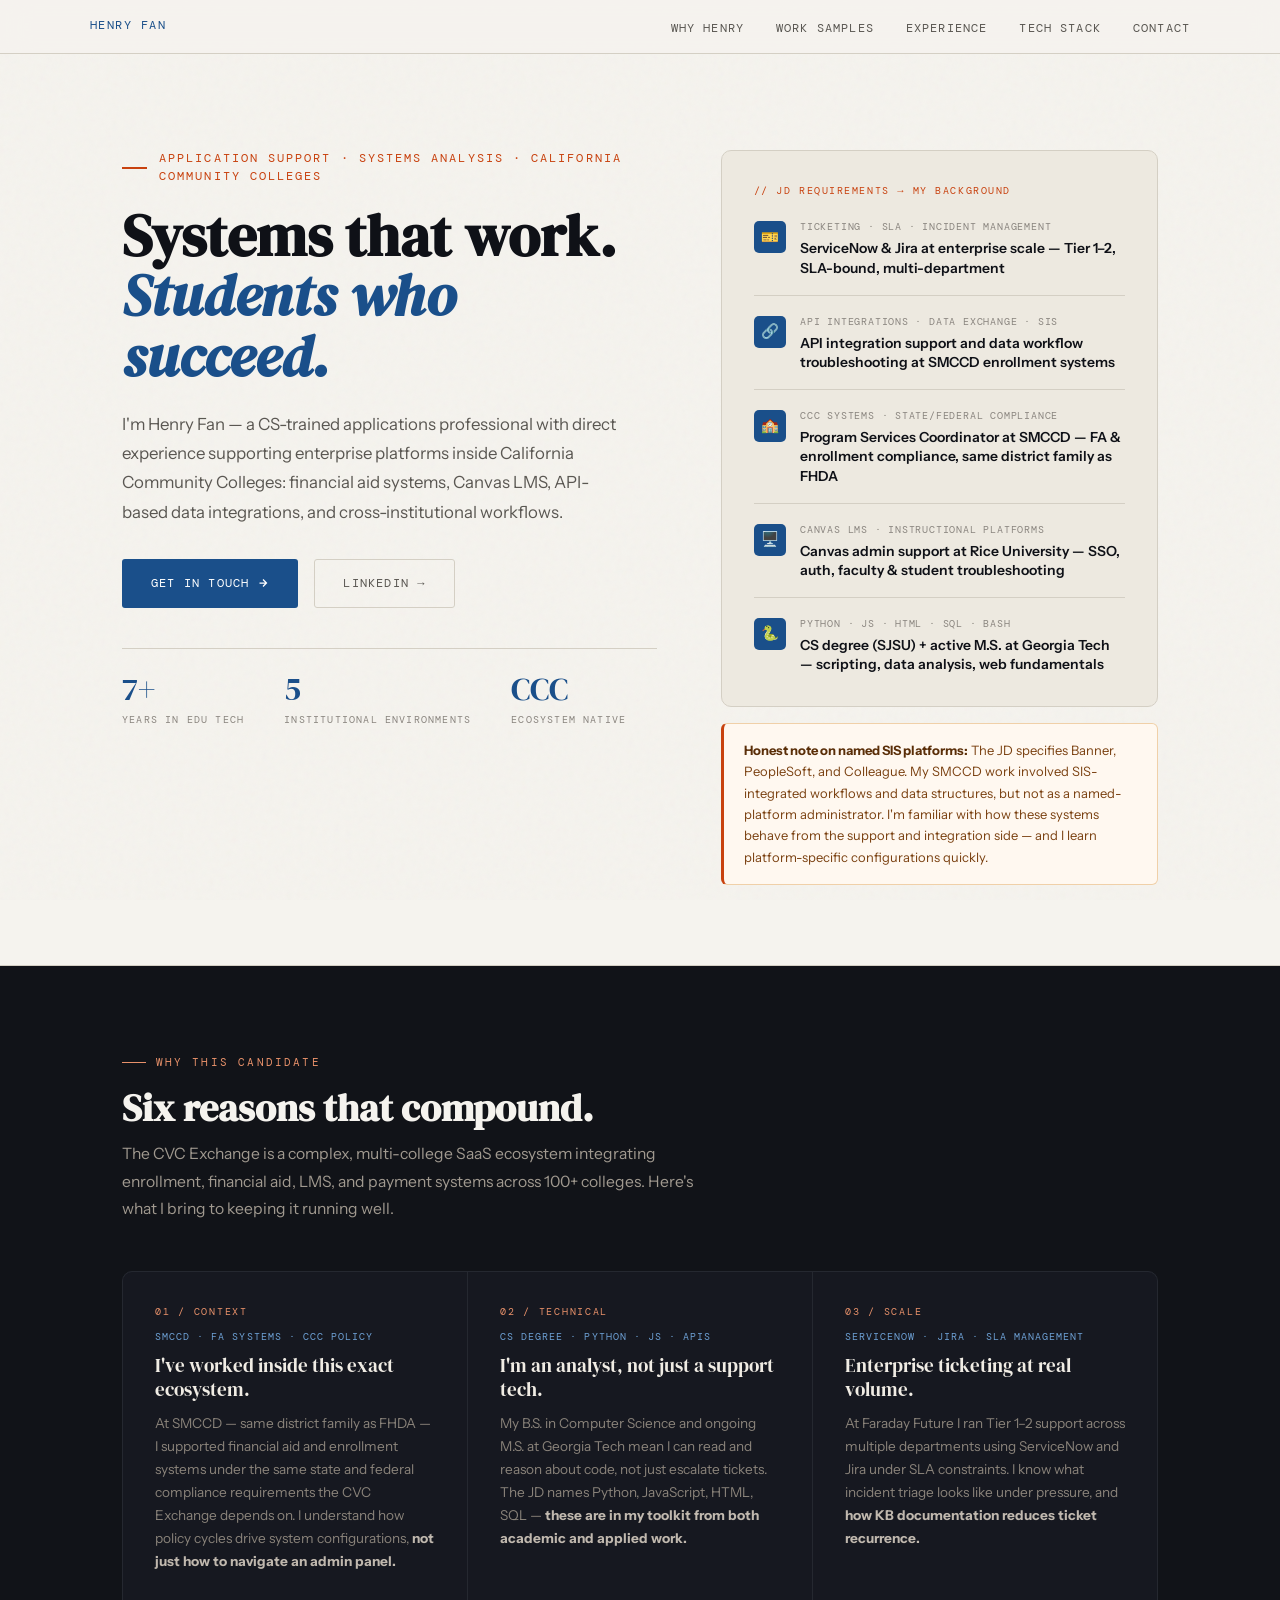
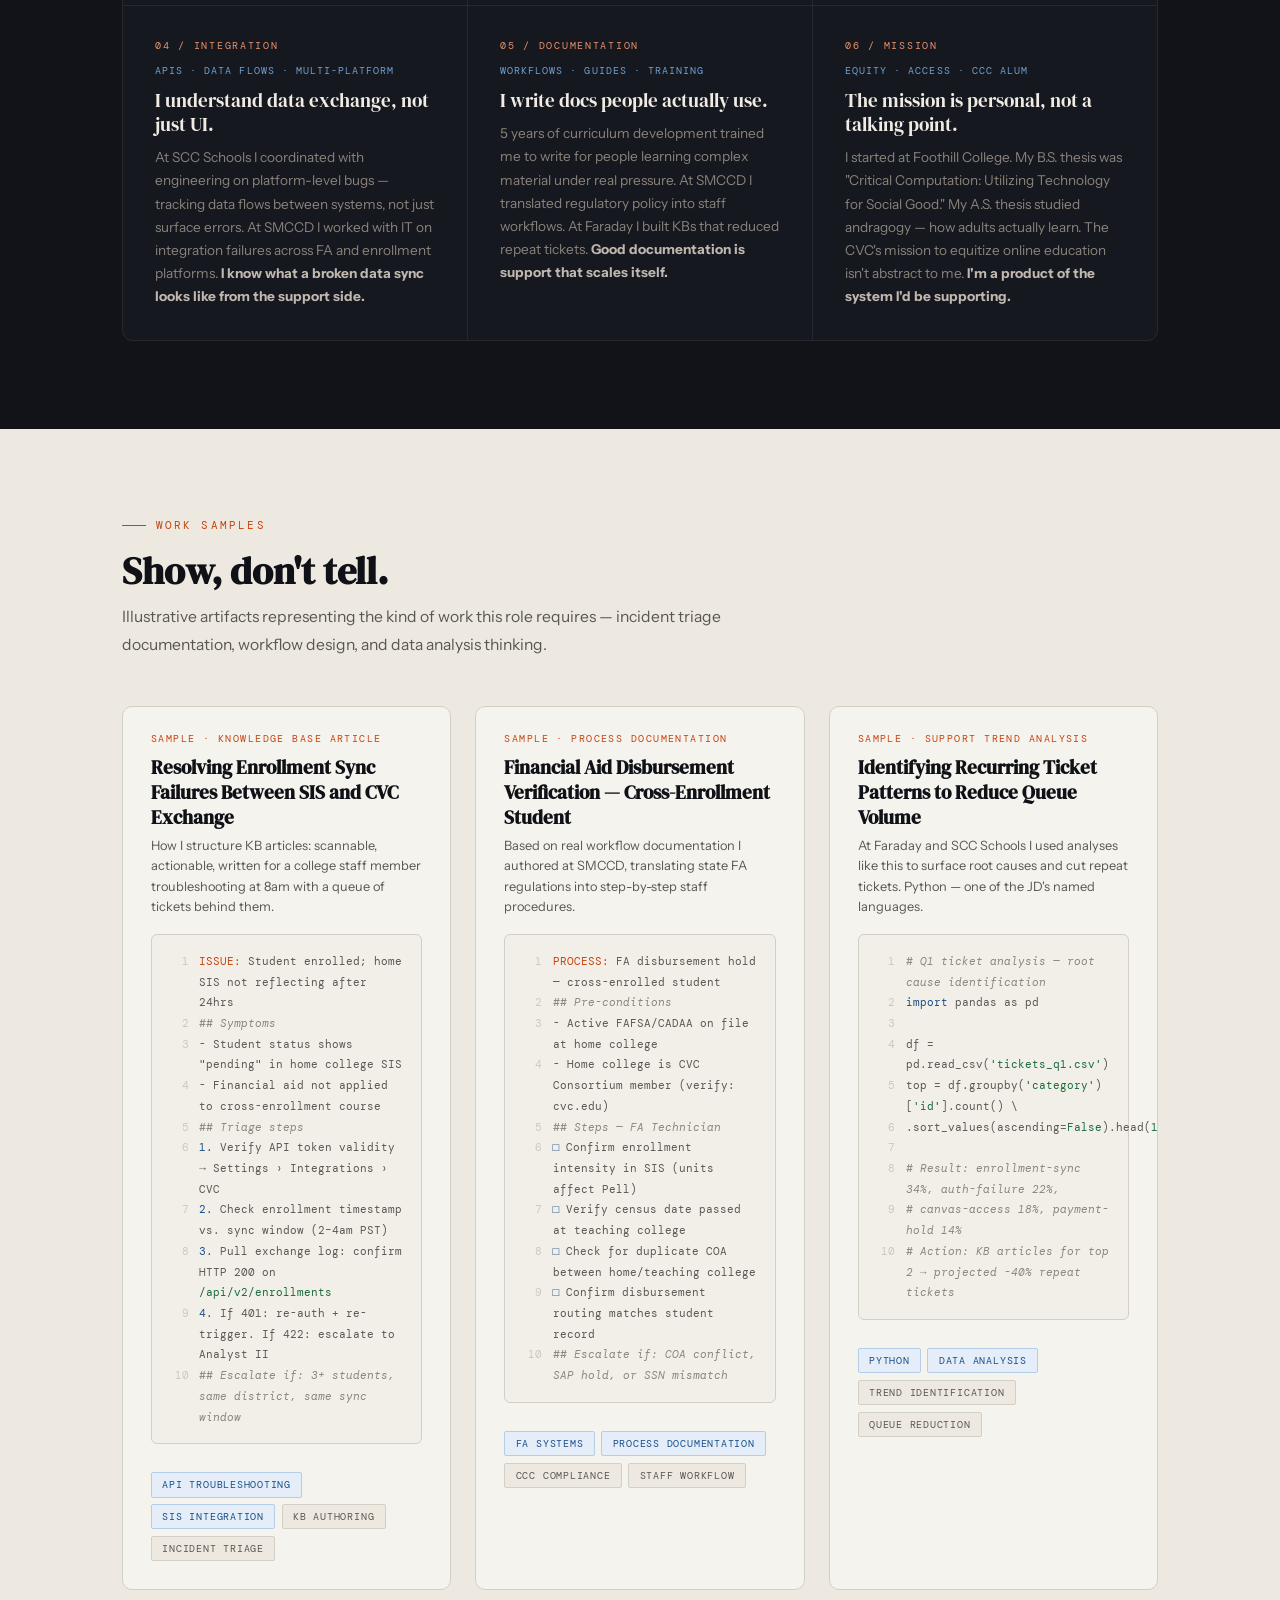
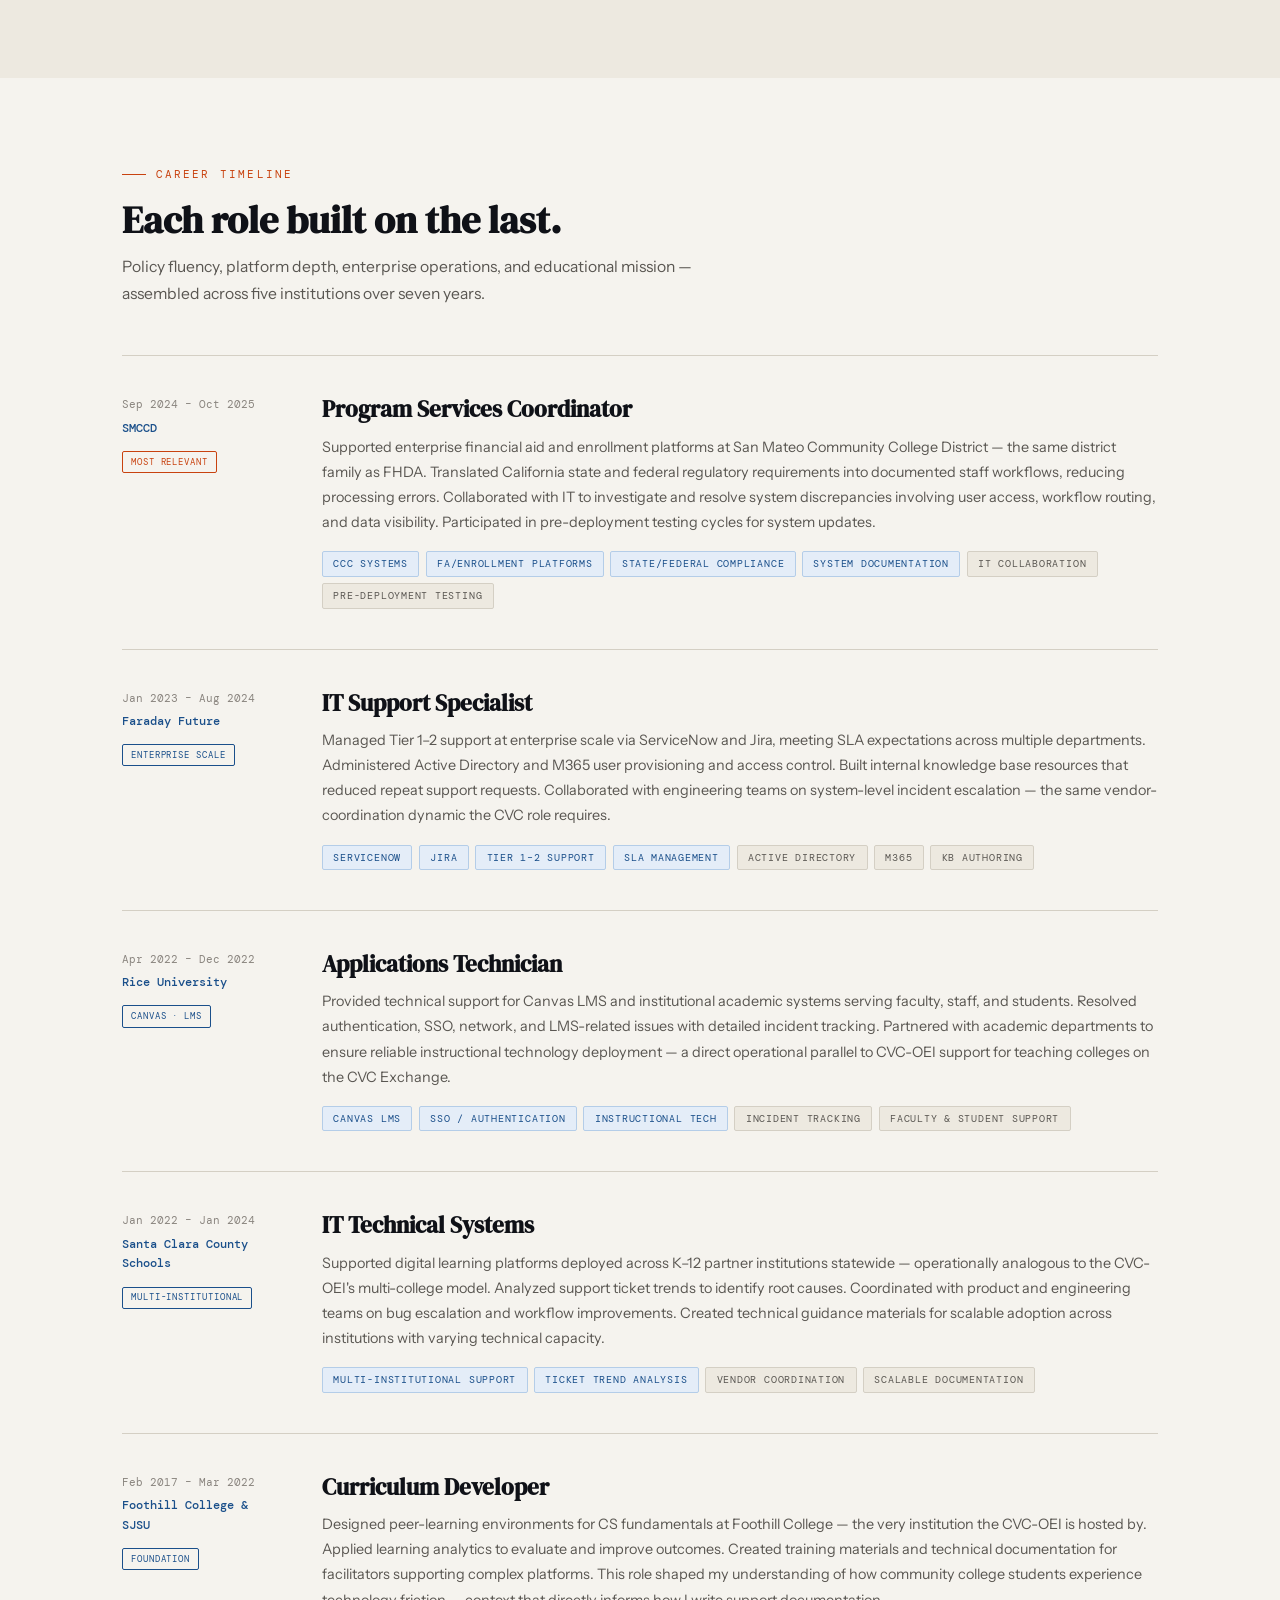
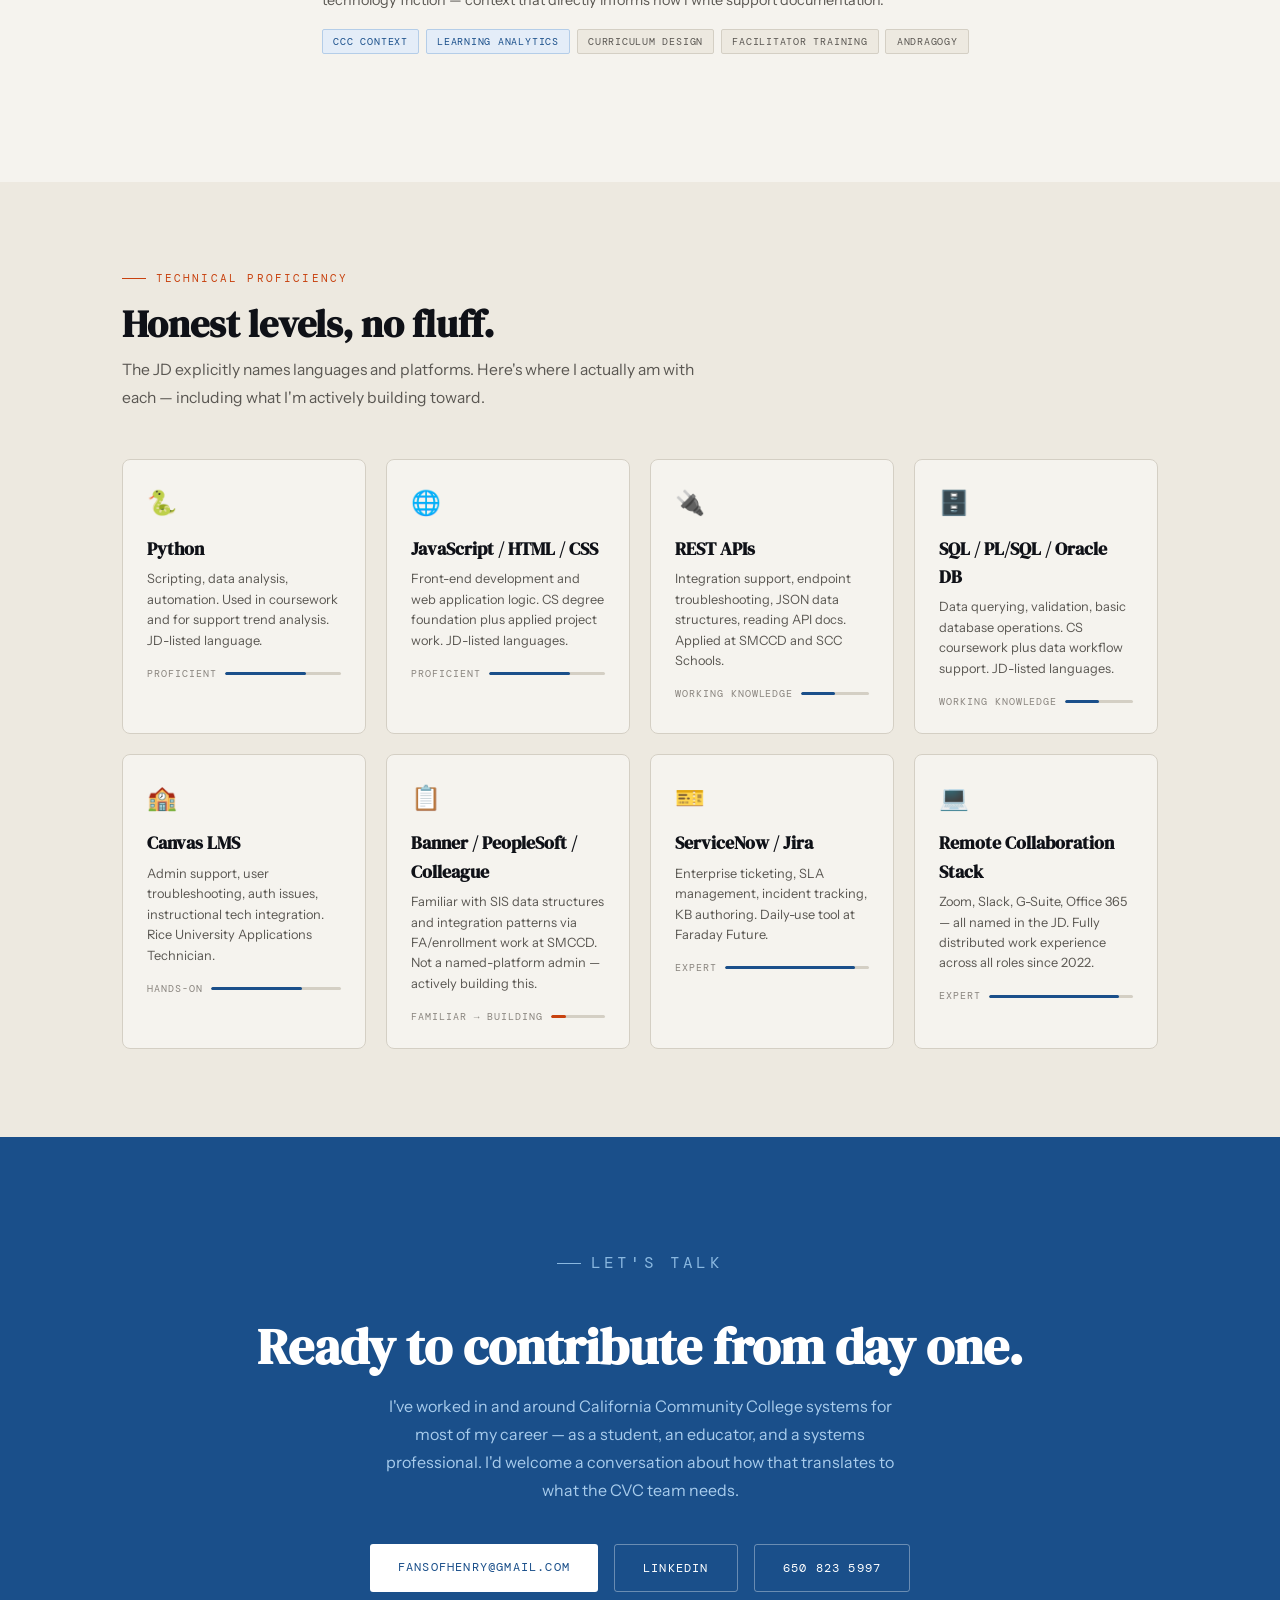
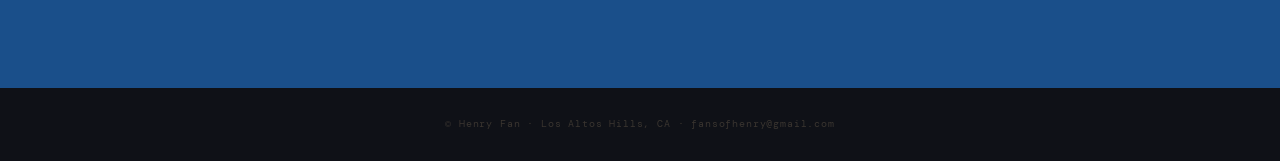
<file: henry-fan-portfolio.html>
<!DOCTYPE html>
<html lang="en">
<head>
  <meta charset="UTF-8" />
  <meta name="viewport" content="width=device-width, initial-scale=1.0" />
  <title>Henry Fan — Application Support & Systems Analyst</title>
  <link href="https://fonts.googleapis.com/css2?family=DM+Serif+Display:ital@0;1&family=DM+Mono:wght@300;400;500&family=Instrument+Sans:wght@400;500;600&display=swap" rel="stylesheet" />
  <style>
    *, *::before, *::after { box-sizing: border-box; margin: 0; padding: 0; }

    :root {
      --ink:    #0f1117;
      --paper:  #f5f3ee;
      --cream:  #ede9e0;
      --rule:   #d4cfc4;
      --accent: #1a4f8a;
      --warm:   #c8420f;
      --mid:    #5a5752;
      --light:  #8a857f;
      --green:  #1a6b3c;
      --mono:   'DM Mono', monospace;
      --serif:  'DM Serif Display', serif;
      --sans:   'Instrument Sans', sans-serif;
    }

    html { scroll-behavior: smooth; }
    body { font-family: var(--sans); background: var(--paper); color: var(--ink); line-height: 1.6; overflow-x: hidden; }
    body::before {
      content: ''; position: fixed; inset: 0; z-index: 0; pointer-events: none;
      background-image: url("data:image/svg+xml,%3Csvg viewBox='0 0 200 200' xmlns='http://www.w3.org/2000/svg'%3E%3Cfilter id='n'%3E%3CfeTurbulence type='fractalNoise' baseFrequency='0.75' numOctaves='4' stitchTiles='stitch'/%3E%3C/filter%3E%3Crect width='100%25' height='100%25' filter='url(%23n)' opacity='0.03'/%3E%3C/svg%3E");
    }
    .wrap { max-width: 1100px; margin: 0 auto; padding: 0 2rem; position: relative; z-index: 1; }

    /* NAV */
    nav { position: sticky; top: 0; z-index: 100; background: rgba(245,243,238,0.93); backdrop-filter: blur(14px); border-bottom: 1px solid var(--rule); padding: 0.85rem 2rem; }
    nav .inner { max-width: 1100px; margin: 0 auto; display: flex; align-items: center; justify-content: space-between; }
    nav .logo { font-family: var(--mono); font-size: 0.78rem; letter-spacing: 0.12em; color: var(--accent); text-transform: uppercase; }
    nav ul { list-style: none; display: flex; gap: 2rem; }
    nav a { font-family: var(--mono); font-size: 0.72rem; letter-spacing: 0.1em; text-transform: uppercase; color: var(--mid); text-decoration: none; transition: color 0.2s; }
    nav a:hover, nav a.active { color: var(--accent); }

    /* HERO */
    #hero { display: grid; grid-template-columns: 1.1fr 0.9fr; align-items: start; gap: 4rem; padding: 6rem 2rem 5rem; max-width: 1100px; margin: 0 auto; }
    .hero-text { animation: fadeUp 0.8s ease both; }
    .hero-eyebrow { font-family: var(--mono); font-size: 0.72rem; letter-spacing: 0.18em; text-transform: uppercase; color: var(--warm); margin-bottom: 1.2rem; display: flex; align-items: center; gap: 0.75rem; }
    .hero-eyebrow::before { content: ''; width: 2rem; height: 2px; background: var(--warm); display: block; }
    h1 { font-family: var(--serif); font-size: clamp(2.8rem, 4.5vw, 4.5rem); line-height: 1.05; margin-bottom: 1.4rem; }
    h1 em { font-style: italic; color: var(--accent); }
    .hero-desc { font-size: 1.05rem; color: var(--mid); max-width: 500px; margin-bottom: 2rem; line-height: 1.75; }
    .hero-actions { display: flex; gap: 1rem; flex-wrap: wrap; margin-bottom: 2.5rem; }
    .btn { display: inline-flex; align-items: center; gap: 0.5rem; font-family: var(--mono); font-size: 0.75rem; letter-spacing: 0.1em; text-transform: uppercase; text-decoration: none; padding: 0.85rem 1.75rem; border-radius: 3px; transition: all 0.2s; border: 1.5px solid transparent; }
    .btn-primary { background: var(--accent); color: white; }
    .btn-primary:hover { background: #143d6e; transform: translateY(-2px); }
    .btn-ghost { border-color: var(--rule); color: var(--mid); }
    .btn-ghost:hover { border-color: var(--accent); color: var(--accent); }
    .btn svg { width: 12px; height: 12px; }
    .hero-stats { display: flex; gap: 2.5rem; padding-top: 1.5rem; border-top: 1px solid var(--rule); }
    .stat-val { font-family: var(--serif); font-size: 2rem; color: var(--accent); display: block; line-height: 1; }
    .stat-lbl { font-family: var(--mono); font-size: 0.62rem; text-transform: uppercase; letter-spacing: 0.12em; color: var(--light); margin-top: 0.3rem; }

    /* Fit card */
    .hero-card { animation: fadeUp 0.8s 0.15s ease both; }
    .fit-card { background: var(--cream); border: 1px solid var(--rule); border-radius: 10px; padding: 2rem; margin-bottom: 1rem; }
    .fit-card-label { font-family: var(--mono); font-size: 0.65rem; text-transform: uppercase; letter-spacing: 0.15em; color: var(--warm); margin-bottom: 1.25rem; }
    .fit-row { display: flex; align-items: flex-start; gap: 0.9rem; margin-bottom: 1.1rem; padding-bottom: 1.1rem; border-bottom: 1px solid var(--rule); }
    .fit-row:last-child { margin-bottom: 0; padding-bottom: 0; border: none; }
    .fit-icon { width: 32px; height: 32px; border-radius: 5px; background: var(--accent); color: white; display: flex; align-items: center; justify-content: center; font-size: 0.9rem; flex-shrink: 0; margin-top: 2px; }
    .fit-need { font-family: var(--mono); font-size: 0.62rem; color: var(--light); text-transform: uppercase; letter-spacing: 0.08em; margin-bottom: 0.2rem; }
    .fit-answer { font-size: 0.87rem; font-weight: 600; color: var(--ink); line-height: 1.4; }
    .gap-flag { background: #fff8f0; border: 1px solid #f0d0a8; border-left: 3px solid var(--warm); border-radius: 6px; padding: 1rem 1.25rem; font-size: 0.81rem; color: #7a4010; line-height: 1.65; }
    .gap-flag strong { color: #5a2e08; }

    /* SHARED */
    section { padding: 5.5rem 0; }
    .section-label { font-family: var(--mono); font-size: 0.68rem; text-transform: uppercase; letter-spacing: 0.2em; color: var(--warm); margin-bottom: 0.9rem; display: flex; align-items: center; gap: 0.6rem; }
    .section-label::before { content: ''; width: 1.5rem; height: 1px; background: var(--warm); }
    .section-title { font-family: var(--serif); font-size: clamp(1.9rem, 3vw, 2.8rem); line-height: 1.15; margin-bottom: 0.65rem; }
    .section-sub { color: var(--mid); font-size: 0.98rem; max-width: 600px; margin-bottom: 3rem; line-height: 1.75; }
    hr.rule { border: none; border-top: 1px solid var(--rule); }

    /* WHY (dark) */
    #why { background: #111318; color: var(--paper); }
    #why .section-label { color: #e8916a; }
    #why .section-label::before { background: #e8916a; }
    #why .section-title { color: var(--paper); }
    #why .section-sub { color: #a0998f; }
    .why-grid { display: grid; grid-template-columns: repeat(3, 1fr); gap: 1px; background: #252830; border: 1px solid #252830; border-radius: 10px; overflow: hidden; }
    .why-cell { background: #161820; padding: 2rem; transition: background 0.25s; }
    .why-cell:hover { background: #1c1f2a; }
    .why-num { font-family: var(--mono); font-size: 0.6rem; color: #e8916a; letter-spacing: 0.18em; margin-bottom: 0.6rem; }
    .why-tag { font-family: var(--mono); font-size: 0.65rem; color: #6da0d4; letter-spacing: 0.1em; text-transform: uppercase; margin-bottom: 0.5rem; }
    .why-title { font-family: var(--serif); font-size: 1.2rem; color: #f0ece4; margin-bottom: 0.65rem; line-height: 1.25; }
    .why-body { font-size: 0.85rem; color: #8a837a; line-height: 1.7; }
    .why-body strong { color: #c0b8ae; }

    /* PROOF */
    #proof { background: var(--cream); }
    .proof-grid { display: grid; grid-template-columns: repeat(auto-fit, minmax(320px, 1fr)); gap: 1.5rem; }
    .proof-card { background: var(--paper); border: 1px solid var(--rule); border-radius: 10px; overflow: hidden; transition: box-shadow 0.25s, transform 0.2s; }
    .proof-card:hover { box-shadow: 0 8px 28px rgba(0,0,0,0.08); transform: translateY(-3px); }
    .proof-header { padding: 1.5rem 1.75rem 0; }
    .proof-type { font-family: var(--mono); font-size: 0.6rem; text-transform: uppercase; letter-spacing: 0.15em; color: var(--warm); margin-bottom: 0.5rem; }
    .proof-title { font-family: var(--serif); font-size: 1.2rem; margin-bottom: 0.4rem; line-height: 1.3; }
    .proof-sub { font-size: 0.8rem; color: var(--mid); margin-bottom: 1rem; line-height: 1.6; }
    .proof-body { margin: 0 1.75rem 1.75rem; background: #f2efe8; border: 1px solid var(--rule); border-radius: 6px; padding: 1rem 1.1rem; font-family: var(--mono); font-size: 0.7rem; color: var(--mid); line-height: 1.85; }
    .proof-body .line { display: flex; gap: 0.65rem; }
    .proof-body .ln { color: #ccc8be; user-select: none; min-width: 1.2rem; text-align: right; flex-shrink: 0; }
    .proof-body .kw { color: var(--accent); }
    .proof-body .val { color: var(--green); }
    .proof-body .cmt { color: var(--light); font-style: italic; }
    .proof-body .key { color: var(--warm); }
    .proof-tag-row { padding: 0 1.75rem 1.75rem; display: flex; flex-wrap: wrap; gap: 0.4rem; }

    /* TIMELINE */
    #experience { background: var(--paper); }
    .tl-item { display: grid; grid-template-columns: 160px 1fr; gap: 2.5rem; padding: 2.5rem 0; border-top: 1px solid var(--rule); opacity: 0; transform: translateY(18px); transition: opacity 0.5s, transform 0.5s; }
    .tl-item.visible { opacity: 1; transform: none; }
    .tl-date { font-family: var(--mono); font-size: 0.68rem; color: var(--light); margin-bottom: 0.3rem; }
    .tl-org { font-family: var(--mono); font-size: 0.78rem; color: var(--accent); font-weight: 500; margin-bottom: 0.5rem; }
    .tl-badge { display: inline-block; font-family: var(--mono); font-size: 0.57rem; text-transform: uppercase; letter-spacing: 0.1em; padding: 0.18rem 0.5rem; border-radius: 2px; border: 1px solid; }
    .tl-badge.high { color: var(--warm); border-color: var(--warm); }
    .tl-badge.med  { color: var(--accent); border-color: var(--accent); }
    .tl-title { font-family: var(--serif); font-size: 1.45rem; margin-bottom: 0.65rem; line-height: 1.2; }
    .tl-body { font-size: 0.9rem; color: var(--mid); line-height: 1.75; }
    .tl-chips { display: flex; flex-wrap: wrap; gap: 0.4rem; margin-top: 1rem; }
    .chip { font-family: var(--mono); font-size: 0.6rem; text-transform: uppercase; letter-spacing: 0.08em; padding: 0.25rem 0.65rem; border-radius: 2px; }
    .chip-hi   { background: #e4edf8; border: 1px solid #b4cde8; color: var(--accent); }
    .chip-md   { background: var(--cream); border: 1px solid var(--rule); color: var(--mid); }
    .chip-warn { background: #fdf0e4; border: 1px solid #e8c89a; color: #8a4a10; }

    /* STACK */
    #stack { background: var(--cream); }
    .stack-grid { display: grid; grid-template-columns: repeat(auto-fit, minmax(220px, 1fr)); gap: 1.25rem; }
    .stack-card { background: var(--paper); border: 1px solid var(--rule); border-radius: 8px; padding: 1.5rem; transition: border-color 0.2s, transform 0.2s; }
    .stack-card:hover { border-color: var(--accent); transform: translateY(-2px); }
    .stack-icon { font-size: 1.5rem; margin-bottom: 0.75rem; }
    .stack-title { font-family: var(--serif); font-size: 1.1rem; margin-bottom: 0.4rem; }
    .stack-body { font-size: 0.8rem; color: var(--mid); line-height: 1.6; margin-bottom: 0.9rem; }
    .stack-level { display: flex; align-items: center; gap: 0.5rem; font-family: var(--mono); font-size: 0.6rem; color: var(--light); text-transform: uppercase; letter-spacing: 0.1em; }
    .level-bar { flex: 1; height: 3px; background: var(--rule); border-radius: 2px; overflow: hidden; }
    .level-fill { height: 100%; border-radius: 2px; background: var(--accent); }
    .level-fill.l-full  { width: 90%; }
    .level-fill.l-high  { width: 70%; }
    .level-fill.l-mid   { width: 50%; }
    .level-fill.l-learn { width: 28%; background: var(--warm); }

    /* CONTACT */
    #contact { background: var(--accent); color: white; text-align: center; padding: 6rem 2rem; }
    #contact .section-label { color: #8ab8e0; justify-content: center; }
    #contact .section-label::before { background: #8ab8e0; }
    #contact .section-title { color: white; font-size: clamp(2.2rem, 4vw, 3.5rem); }
    #contact p { color: #a8ccec; font-size: 1rem; max-width: 520px; margin: 1rem auto 2.5rem; line-height: 1.75; }
    .clinks { display: flex; justify-content: center; gap: 1rem; flex-wrap: wrap; }
    .clink { font-family: var(--mono); font-size: 0.75rem; letter-spacing: 0.1em; text-transform: uppercase; text-decoration: none; padding: 0.85rem 1.75rem; border-radius: 3px; transition: all 0.2s; }
    .clink-white { background: white; color: var(--accent); }
    .clink-white:hover { background: var(--cream); }
    .clink-ghost { border: 1px solid rgba(255,255,255,0.35); color: white; }
    .clink-ghost:hover { background: rgba(255,255,255,0.12); }

    footer { background: var(--ink); color: #3a3530; text-align: center; padding: 1.75rem; font-family: var(--mono); font-size: 0.65rem; letter-spacing: 0.08em; }

    @keyframes fadeUp { from { opacity: 0; transform: translateY(22px); } to { opacity: 1; transform: none; } }

    @media (max-width: 820px) {
      #hero { grid-template-columns: 1fr; gap: 2.5rem; padding-top: 3.5rem; }
      .tl-item { grid-template-columns: 1fr; gap: 0.4rem; }
      .why-grid { grid-template-columns: 1fr; }
      nav ul { display: none; }
    }
  </style>
</head>
<body>

<nav>
  <div class="inner">
    <span class="logo">Henry Fan</span>
    <ul>
      <li><a href="#why">Why Henry</a></li>
      <li><a href="#proof">Work Samples</a></li>
      <li><a href="#experience">Experience</a></li>
      <li><a href="#stack">Tech Stack</a></li>
      <li><a href="#contact">Contact</a></li>
    </ul>
  </div>
</nav>

<!-- HERO -->
<section id="hero" class="wrap">
  <div class="hero-text">
    <p class="hero-eyebrow">Application Support · Systems Analysis · California Community Colleges</p>
    <h1>Systems that work.<br><em>Students who succeed.</em></h1>
    <p class="hero-desc">
      I'm Henry Fan — a CS-trained applications professional with direct experience supporting enterprise platforms inside California Community Colleges: financial aid systems, Canvas LMS, API-based data integrations, and cross-institutional workflows.
    </p>
    <div class="hero-actions">
      <a href="mailto:fansofhenry@gmail.com" class="btn btn-primary">
        Get in touch
        <svg viewBox="0 0 24 24" fill="none" stroke="currentColor" stroke-width="2.5"><path d="M5 12h14M12 5l7 7-7 7"/></svg>
      </a>
      <a href="https://linkedin.com/in/fansofhenry" target="_blank" class="btn btn-ghost">LinkedIn →</a>
    </div>
    <div class="hero-stats">
      <div><span class="stat-val">7+</span><span class="stat-lbl">Years in edu tech</span></div>
      <div><span class="stat-val">5</span><span class="stat-lbl">Institutional environments</span></div>
      <div><span class="stat-val">CCC</span><span class="stat-lbl">Ecosystem native</span></div>
    </div>
  </div>

  <div class="hero-card">
    <div class="fit-card">
      <p class="fit-card-label">// JD requirements → my background</p>
      <div class="fit-row">
        <div class="fit-icon">🎫</div>
        <div>
          <div class="fit-need">Ticketing · SLA · Incident management</div>
          <div class="fit-answer">ServiceNow & Jira at enterprise scale — Tier 1–2, SLA-bound, multi-department</div>
        </div>
      </div>
      <div class="fit-row">
        <div class="fit-icon">🔗</div>
        <div>
          <div class="fit-need">API integrations · Data exchange · SIS</div>
          <div class="fit-answer">API integration support and data workflow troubleshooting at SMCCD enrollment systems</div>
        </div>
      </div>
      <div class="fit-row">
        <div class="fit-icon">🏫</div>
        <div>
          <div class="fit-need">CCC systems · State/federal compliance</div>
          <div class="fit-answer">Program Services Coordinator at SMCCD — FA & enrollment compliance, same district family as FHDA</div>
        </div>
      </div>
      <div class="fit-row">
        <div class="fit-icon">🖥️</div>
        <div>
          <div class="fit-need">Canvas LMS · Instructional platforms</div>
          <div class="fit-answer">Canvas admin support at Rice University — SSO, auth, faculty & student troubleshooting</div>
        </div>
      </div>
      <div class="fit-row">
        <div class="fit-icon">🐍</div>
        <div>
          <div class="fit-need">Python · JS · HTML · SQL · Bash</div>
          <div class="fit-answer">CS degree (SJSU) + active M.S. at Georgia Tech — scripting, data analysis, web fundamentals</div>
        </div>
      </div>
    </div>
    <div class="gap-flag">
      <strong>Honest note on named SIS platforms:</strong> The JD specifies Banner, PeopleSoft, and Colleague. My SMCCD work involved SIS-integrated workflows and data structures, but not as a named-platform administrator. I'm familiar with how these systems behave from the support and integration side — and I learn platform-specific configurations quickly.
    </div>
  </div>
</section>

<hr class="rule" />

<!-- WHY HENRY -->
<section id="why">
  <div class="wrap">
    <p class="section-label">Why this candidate</p>
    <h2 class="section-title">Six reasons that compound.</h2>
    <p class="section-sub">The CVC Exchange is a complex, multi-college SaaS ecosystem integrating enrollment, financial aid, LMS, and payment systems across 100+ colleges. Here's what I bring to keeping it running well.</p>

    <div class="why-grid">
      <div class="why-cell">
        <div class="why-num">01 / CONTEXT</div>
        <div class="why-tag">SMCCD · FA Systems · CCC Policy</div>
        <div class="why-title">I've worked inside this exact ecosystem.</div>
        <div class="why-body">At SMCCD — same district family as FHDA — I supported financial aid and enrollment systems under the same state and federal compliance requirements the CVC Exchange depends on. I understand how policy cycles drive system configurations, <strong>not just how to navigate an admin panel.</strong></div>
      </div>
      <div class="why-cell">
        <div class="why-num">02 / TECHNICAL</div>
        <div class="why-tag">CS Degree · Python · JS · APIs</div>
        <div class="why-title">I'm an analyst, not just a support tech.</div>
        <div class="why-body">My B.S. in Computer Science and ongoing M.S. at Georgia Tech mean I can read and reason about code, not just escalate tickets. The JD names Python, JavaScript, HTML, SQL — <strong>these are in my toolkit from both academic and applied work.</strong></div>
      </div>
      <div class="why-cell">
        <div class="why-num">03 / SCALE</div>
        <div class="why-tag">ServiceNow · Jira · SLA Management</div>
        <div class="why-title">Enterprise ticketing at real volume.</div>
        <div class="why-body">At Faraday Future I ran Tier 1–2 support across multiple departments using ServiceNow and Jira under SLA constraints. I know what incident triage looks like under pressure, and <strong>how KB documentation reduces ticket recurrence.</strong></div>
      </div>
      <div class="why-cell">
        <div class="why-num">04 / INTEGRATION</div>
        <div class="why-tag">APIs · Data Flows · Multi-Platform</div>
        <div class="why-title">I understand data exchange, not just UI.</div>
        <div class="why-body">At SCC Schools I coordinated with engineering on platform-level bugs — tracking data flows between systems, not just surface errors. At SMCCD I worked with IT on integration failures across FA and enrollment platforms. <strong>I know what a broken data sync looks like from the support side.</strong></div>
      </div>
      <div class="why-cell">
        <div class="why-num">05 / DOCUMENTATION</div>
        <div class="why-tag">Workflows · Guides · Training</div>
        <div class="why-title">I write docs people actually use.</div>
        <div class="why-body">5 years of curriculum development trained me to write for people learning complex material under real pressure. At SMCCD I translated regulatory policy into staff workflows. At Faraday I built KBs that reduced repeat tickets. <strong>Good documentation is support that scales itself.</strong></div>
      </div>
      <div class="why-cell">
        <div class="why-num">06 / MISSION</div>
        <div class="why-tag">Equity · Access · CCC Alum</div>
        <div class="why-title">The mission is personal, not a talking point.</div>
        <div class="why-body">I started at Foothill College. My B.S. thesis was "Critical Computation: Utilizing Technology for Social Good." My A.S. thesis studied andragogy — how adults actually learn. The CVC's mission to equitize online education isn't abstract to me. <strong>I'm a product of the system I'd be supporting.</strong></div>
      </div>
    </div>
  </div>
</section>

<!-- PROOF -->
<section id="proof">
  <div class="wrap">
    <p class="section-label">Work samples</p>
    <h2 class="section-title">Show, don't tell.</h2>
    <p class="section-sub">Illustrative artifacts representing the kind of work this role requires — incident triage documentation, workflow design, and data analysis thinking.</p>

    <div class="proof-grid">
      <div class="proof-card">
        <div class="proof-header">
          <p class="proof-type">Sample · Knowledge Base Article</p>
          <h3 class="proof-title">Resolving Enrollment Sync Failures Between SIS and CVC Exchange</h3>
          <p class="proof-sub">How I structure KB articles: scannable, actionable, written for a college staff member troubleshooting at 8am with a queue of tickets behind them.</p>
        </div>
        <div class="proof-body">
          <div class="line"><span class="ln">1</span><span><span class="key">ISSUE:</span> Student enrolled; home SIS not reflecting after 24hrs</span></div>
          <div class="line"><span class="ln">2</span><span class="cmt">## Symptoms</span></div>
          <div class="line"><span class="ln">3</span><span>- Student status shows "pending" in home college SIS</span></div>
          <div class="line"><span class="ln">4</span><span>- Financial aid not applied to cross-enrollment course</span></div>
          <div class="line"><span class="ln">5</span><span class="cmt">## Triage steps</span></div>
          <div class="line"><span class="ln">6</span><span><span class="kw">1.</span> Verify API token validity → Settings › Integrations › CVC</span></div>
          <div class="line"><span class="ln">7</span><span><span class="kw">2.</span> Check enrollment timestamp vs. sync window (2–4am PST)</span></div>
          <div class="line"><span class="ln">8</span><span><span class="kw">3.</span> Pull exchange log: confirm HTTP 200 on <span class="val">/api/v2/enrollments</span></span></div>
          <div class="line"><span class="ln">9</span><span><span class="kw">4.</span> If 401: re-auth + re-trigger. If 422: escalate to Analyst II</span></div>
          <div class="line"><span class="ln">10</span><span class="cmt">## Escalate if: 3+ students, same district, same sync window</span></div>
        </div>
        <div class="proof-tag-row">
          <span class="chip chip-hi">API Troubleshooting</span>
          <span class="chip chip-hi">SIS Integration</span>
          <span class="chip chip-md">KB Authoring</span>
          <span class="chip chip-md">Incident Triage</span>
        </div>
      </div>

      <div class="proof-card">
        <div class="proof-header">
          <p class="proof-type">Sample · Process Documentation</p>
          <h3 class="proof-title">Financial Aid Disbursement Verification — Cross-Enrollment Student</h3>
          <p class="proof-sub">Based on real workflow documentation I authored at SMCCD, translating state FA regulations into step-by-step staff procedures.</p>
        </div>
        <div class="proof-body">
          <div class="line"><span class="ln">1</span><span><span class="key">PROCESS:</span> FA disbursement hold — cross-enrolled student</span></div>
          <div class="line"><span class="ln">2</span><span class="cmt">## Pre-conditions</span></div>
          <div class="line"><span class="ln">3</span><span>- Active FAFSA/CADAA on file at home college</span></div>
          <div class="line"><span class="ln">4</span><span>- Home college is CVC Consortium member (verify: cvc.edu)</span></div>
          <div class="line"><span class="ln">5</span><span class="cmt">## Steps — FA Technician</span></div>
          <div class="line"><span class="ln">6</span><span><span class="kw">□</span> Confirm enrollment intensity in SIS (units affect Pell)</span></div>
          <div class="line"><span class="ln">7</span><span><span class="kw">□</span> Verify census date passed at teaching college</span></div>
          <div class="line"><span class="ln">8</span><span><span class="kw">□</span> Check for duplicate COA between home/teaching college</span></div>
          <div class="line"><span class="ln">9</span><span><span class="kw">□</span> Confirm disbursement routing matches student record</span></div>
          <div class="line"><span class="ln">10</span><span class="cmt">## Escalate if: COA conflict, SAP hold, or SSN mismatch</span></div>
        </div>
        <div class="proof-tag-row">
          <span class="chip chip-hi">FA Systems</span>
          <span class="chip chip-hi">Process Documentation</span>
          <span class="chip chip-md">CCC Compliance</span>
          <span class="chip chip-md">Staff Workflow</span>
        </div>
      </div>

      <div class="proof-card">
        <div class="proof-header">
          <p class="proof-type">Sample · Support Trend Analysis</p>
          <h3 class="proof-title">Identifying Recurring Ticket Patterns to Reduce Queue Volume</h3>
          <p class="proof-sub">At Faraday and SCC Schools I used analyses like this to surface root causes and cut repeat tickets. Python — one of the JD's named languages.</p>
        </div>
        <div class="proof-body">
          <div class="line"><span class="ln">1</span><span class="cmt"># Q1 ticket analysis — root cause identification</span></div>
          <div class="line"><span class="ln">2</span><span><span class="kw">import</span> pandas as pd</span></div>
          <div class="line"><span class="ln">3</span><span></span></div>
          <div class="line"><span class="ln">4</span><span>df = pd.read_csv(<span class="val">'tickets_q1.csv'</span>)</span></div>
          <div class="line"><span class="ln">5</span><span>top = df.groupby(<span class="val">'category'</span>)[<span class="val">'id'</span>].count() \</span></div>
          <div class="line"><span class="ln">6</span><span>         .sort_values(ascending=<span class="val">False</span>).head(<span class="val">10</span>)</span></div>
          <div class="line"><span class="ln">7</span><span></span></div>
          <div class="line"><span class="ln">8</span><span class="cmt"># Result: enrollment-sync 34%, auth-failure 22%,</span></div>
          <div class="line"><span class="ln">9</span><span class="cmt">#         canvas-access 18%, payment-hold 14%</span></div>
          <div class="line"><span class="ln">10</span><span class="cmt"># Action: KB articles for top 2 → projected -40% repeat tickets</span></div>
        </div>
        <div class="proof-tag-row">
          <span class="chip chip-hi">Python</span>
          <span class="chip chip-hi">Data Analysis</span>
          <span class="chip chip-md">Trend Identification</span>
          <span class="chip chip-md">Queue Reduction</span>
        </div>
      </div>
    </div>
  </div>
</section>

<!-- EXPERIENCE -->
<section id="experience">
  <div class="wrap">
    <p class="section-label">Career timeline</p>
    <h2 class="section-title">Each role built on the last.</h2>
    <p class="section-sub">Policy fluency, platform depth, enterprise operations, and educational mission — assembled across five institutions over seven years.</p>

    <div class="timeline">
      <div class="tl-item">
        <div class="tl-meta">
          <div class="tl-date">Sep 2024 – Oct 2025</div>
          <div class="tl-org">SMCCD</div>
          <div class="tl-badge high">Most Relevant</div>
        </div>
        <div>
          <h3 class="tl-title">Program Services Coordinator</h3>
          <p class="tl-body">Supported enterprise financial aid and enrollment platforms at San Mateo Community College District — the same district family as FHDA. Translated California state and federal regulatory requirements into documented staff workflows, reducing processing errors. Collaborated with IT to investigate and resolve system discrepancies involving user access, workflow routing, and data visibility. Participated in pre-deployment testing cycles for system updates.</p>
          <div class="tl-chips">
            <span class="chip chip-hi">CCC Systems</span><span class="chip chip-hi">FA/Enrollment Platforms</span><span class="chip chip-hi">State/Federal Compliance</span><span class="chip chip-hi">System Documentation</span><span class="chip chip-md">IT Collaboration</span><span class="chip chip-md">Pre-deployment Testing</span>
          </div>
        </div>
      </div>

      <div class="tl-item">
        <div class="tl-meta">
          <div class="tl-date">Jan 2023 – Aug 2024</div>
          <div class="tl-org">Faraday Future</div>
          <div class="tl-badge med">Enterprise Scale</div>
        </div>
        <div>
          <h3 class="tl-title">IT Support Specialist</h3>
          <p class="tl-body">Managed Tier 1–2 support at enterprise scale via ServiceNow and Jira, meeting SLA expectations across multiple departments. Administered Active Directory and M365 user provisioning and access control. Built internal knowledge base resources that reduced repeat support requests. Collaborated with engineering teams on system-level incident escalation — the same vendor-coordination dynamic the CVC role requires.</p>
          <div class="tl-chips">
            <span class="chip chip-hi">ServiceNow</span><span class="chip chip-hi">Jira</span><span class="chip chip-hi">Tier 1–2 Support</span><span class="chip chip-hi">SLA Management</span><span class="chip chip-md">Active Directory</span><span class="chip chip-md">M365</span><span class="chip chip-md">KB Authoring</span>
          </div>
        </div>
      </div>

      <div class="tl-item">
        <div class="tl-meta">
          <div class="tl-date">Apr 2022 – Dec 2022</div>
          <div class="tl-org">Rice University</div>
          <div class="tl-badge med">Canvas · LMS</div>
        </div>
        <div>
          <h3 class="tl-title">Applications Technician</h3>
          <p class="tl-body">Provided technical support for Canvas LMS and institutional academic systems serving faculty, staff, and students. Resolved authentication, SSO, network, and LMS-related issues with detailed incident tracking. Partnered with academic departments to ensure reliable instructional technology deployment — a direct operational parallel to CVC-OEI support for teaching colleges on the CVC Exchange.</p>
          <div class="tl-chips">
            <span class="chip chip-hi">Canvas LMS</span><span class="chip chip-hi">SSO / Authentication</span><span class="chip chip-hi">Instructional Tech</span><span class="chip chip-md">Incident Tracking</span><span class="chip chip-md">Faculty & Student Support</span>
          </div>
        </div>
      </div>

      <div class="tl-item">
        <div class="tl-meta">
          <div class="tl-date">Jan 2022 – Jan 2024</div>
          <div class="tl-org">Santa Clara County Schools</div>
          <div class="tl-badge med">Multi-Institutional</div>
        </div>
        <div>
          <h3 class="tl-title">IT Technical Systems</h3>
          <p class="tl-body">Supported digital learning platforms deployed across K–12 partner institutions statewide — operationally analogous to the CVC-OEI's multi-college model. Analyzed support ticket trends to identify root causes. Coordinated with product and engineering teams on bug escalation and workflow improvements. Created technical guidance materials for scalable adoption across institutions with varying technical capacity.</p>
          <div class="tl-chips">
            <span class="chip chip-hi">Multi-Institutional Support</span><span class="chip chip-hi">Ticket Trend Analysis</span><span class="chip chip-md">Vendor Coordination</span><span class="chip chip-md">Scalable Documentation</span>
          </div>
        </div>
      </div>

      <div class="tl-item">
        <div class="tl-meta">
          <div class="tl-date">Feb 2017 – Mar 2022</div>
          <div class="tl-org">Foothill College & SJSU</div>
          <div class="tl-badge med">Foundation</div>
        </div>
        <div>
          <h3 class="tl-title">Curriculum Developer</h3>
          <p class="tl-body">Designed peer-learning environments for CS fundamentals at Foothill College — the very institution the CVC-OEI is hosted by. Applied learning analytics to evaluate and improve outcomes. Created training materials and technical documentation for facilitators supporting complex platforms. This role shaped my understanding of how community college students experience technology friction — context that directly informs how I write support documentation.</p>
          <div class="tl-chips">
            <span class="chip chip-hi">CCC Context</span><span class="chip chip-hi">Learning Analytics</span><span class="chip chip-md">Curriculum Design</span><span class="chip chip-md">Facilitator Training</span><span class="chip chip-md">Andragogy</span>
          </div>
        </div>
      </div>
    </div>
  </div>
</section>

<!-- STACK -->
<section id="stack">
  <div class="wrap">
    <p class="section-label">Technical proficiency</p>
    <h2 class="section-title">Honest levels, no fluff.</h2>
    <p class="section-sub">The JD explicitly names languages and platforms. Here's where I actually am with each — including what I'm actively building toward.</p>

    <div class="stack-grid">
      <div class="stack-card">
        <div class="stack-icon">🐍</div>
        <h3 class="stack-title">Python</h3>
        <p class="stack-body">Scripting, data analysis, automation. Used in coursework and for support trend analysis. JD-listed language.</p>
        <div class="stack-level">Proficient <div class="level-bar"><div class="level-fill l-high"></div></div></div>
      </div>
      <div class="stack-card">
        <div class="stack-icon">🌐</div>
        <h3 class="stack-title">JavaScript / HTML / CSS</h3>
        <p class="stack-body">Front-end development and web application logic. CS degree foundation plus applied project work. JD-listed languages.</p>
        <div class="stack-level">Proficient <div class="level-bar"><div class="level-fill l-high"></div></div></div>
      </div>
      <div class="stack-card">
        <div class="stack-icon">🔌</div>
        <h3 class="stack-title">REST APIs</h3>
        <p class="stack-body">Integration support, endpoint troubleshooting, JSON data structures, reading API docs. Applied at SMCCD and SCC Schools.</p>
        <div class="stack-level">Working knowledge <div class="level-bar"><div class="level-fill l-mid"></div></div></div>
      </div>
      <div class="stack-card">
        <div class="stack-icon">🗄️</div>
        <h3 class="stack-title">SQL / PL/SQL / Oracle DB</h3>
        <p class="stack-body">Data querying, validation, basic database operations. CS coursework plus data workflow support. JD-listed languages.</p>
        <div class="stack-level">Working knowledge <div class="level-bar"><div class="level-fill l-mid"></div></div></div>
      </div>
      <div class="stack-card">
        <div class="stack-icon">🏫</div>
        <h3 class="stack-title">Canvas LMS</h3>
        <p class="stack-body">Admin support, user troubleshooting, auth issues, instructional tech integration. Rice University Applications Technician.</p>
        <div class="stack-level">Hands-on <div class="level-bar"><div class="level-fill l-high"></div></div></div>
      </div>
      <div class="stack-card">
        <div class="stack-icon">📋</div>
        <h3 class="stack-title">Banner / PeopleSoft / Colleague</h3>
        <p class="stack-body">Familiar with SIS data structures and integration patterns via FA/enrollment work at SMCCD. Not a named-platform admin — actively building this.</p>
        <div class="stack-level">Familiar → building <div class="level-bar"><div class="level-fill l-learn"></div></div></div>
      </div>
      <div class="stack-card">
        <div class="stack-icon">🎫</div>
        <h3 class="stack-title">ServiceNow / Jira</h3>
        <p class="stack-body">Enterprise ticketing, SLA management, incident tracking, KB authoring. Daily-use tool at Faraday Future.</p>
        <div class="stack-level">Expert <div class="level-bar"><div class="level-fill l-full"></div></div></div>
      </div>
      <div class="stack-card">
        <div class="stack-icon">💻</div>
        <h3 class="stack-title">Remote Collaboration Stack</h3>
        <p class="stack-body">Zoom, Slack, G-Suite, Office 365 — all named in the JD. Fully distributed work experience across all roles since 2022.</p>
        <div class="stack-level">Expert <div class="level-bar"><div class="level-fill l-full"></div></div></div>
      </div>
    </div>
  </div>
</section>

<!-- CONTACT -->
<section id="contact">
  <p class="section-label">Let's talk</p>
  <h2 class="section-title">Ready to contribute from day one.</h2>
  <p>I've worked in and around California Community College systems for most of my career — as a student, an educator, and a systems professional. I'd welcome a conversation about how that translates to what the CVC team needs.</p>
  <div class="clinks">
    <a href="mailto:fansofhenry@gmail.com" class="clink clink-white">fansofhenry@gmail.com</a>
    <a href="https://linkedin.com/in/fansofhenry" target="_blank" class="clink clink-ghost">LinkedIn</a>
    <a href="tel:6508235997" class="clink clink-ghost">650 823 5997</a>
  </div>
</section>

<footer>
  <p>© Henry Fan · Los Altos Hills, CA · fansofhenry@gmail.com</p>
</footer>

<script>
  const obs = new IntersectionObserver((entries) => {
    entries.forEach((e, i) => {
      if (e.isIntersecting) {
        setTimeout(() => e.target.classList.add('visible'), i * 80);
        obs.unobserve(e.target);
      }
    });
  }, { threshold: 0.08 });
  document.querySelectorAll('.tl-item').forEach(el => obs.observe(el));

  const navLinks = document.querySelectorAll('nav a');
  const navObs = new IntersectionObserver((entries) => {
    entries.forEach(e => {
      if (e.isIntersecting) {
        navLinks.forEach(a => a.classList.remove('active'));
        const match = document.querySelector(`nav a[href="#${e.target.id}"]`);
        if (match) match.classList.add('active');
      }
    });
  }, { rootMargin: '-40% 0px -50% 0px' });
  document.querySelectorAll('section[id]').forEach(s => navObs.observe(s));
</script>
</body>
</html>
</file>
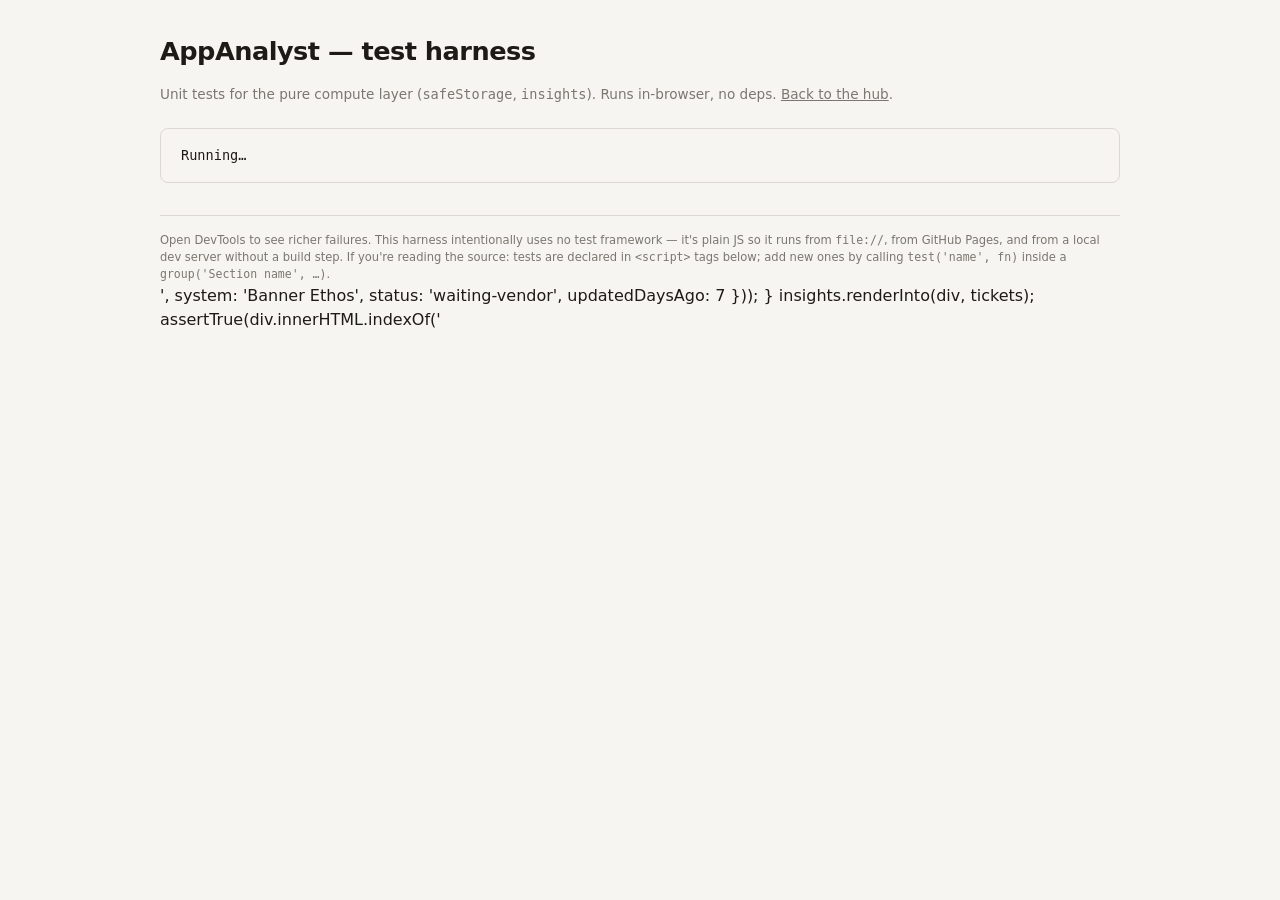
<file: test.html>
<!doctype html>
<html lang="en">
<head>
<meta charset="utf-8">
<title>AppAnalyst — Test Harness</title>
<meta name="viewport" content="width=device-width,initial-scale=1">
<style>
  :root {
    --bg: #F7F5F1;
    --fg: #1E1B17;
    --dim: #7A7770;
    --line: #DDD8D1;
    --ok: #2F7D3A;
    --err: #B33C2E;
    --mono: 'JetBrains Mono', ui-monospace, SFMono-Regular, Menlo, monospace;
    --sans: 'DM Sans', system-ui, -apple-system, sans-serif;
  }
  html[data-theme="dark"] {
    --bg: #1B1814;
    --fg: #E8E5DD;
    --dim: #9A958B;
    --line: #3A352F;
  }
  body {
    font-family: var(--sans);
    background: var(--bg);
    color: var(--fg);
    margin: 0;
    padding: 2rem 1.5rem 4rem;
    max-width: 960px;
    margin-inline: auto;
    line-height: 1.5;
  }
  h1 {
    font-size: 1.6rem;
    margin: 0 0 .25rem;
    letter-spacing: -0.02em;
  }
  .sub {
    color: var(--dim);
    font-size: .85rem;
    margin-bottom: 1.5rem;
  }
  .sub a { color: inherit; }
  .summary {
    display: flex;
    gap: 1.25rem;
    padding: 1rem 1.25rem;
    border: 1px solid var(--line);
    border-radius: 8px;
    margin-bottom: 1.5rem;
    font-family: var(--mono);
    font-size: .85rem;
    align-items: center;
    flex-wrap: wrap;
  }
  .summary strong { font-size: 1.1rem; }
  .summary .passing strong { color: var(--ok); }
  .summary .failing strong { color: var(--err); }
  .group {
    margin-bottom: 1.75rem;
  }
  .group h2 {
    font-size: .75rem;
    text-transform: uppercase;
    letter-spacing: .1em;
    color: var(--dim);
    margin: 0 0 .5rem;
    padding-bottom: .4rem;
    border-bottom: 1px dashed var(--line);
  }
  .case {
    display: grid;
    grid-template-columns: 1.5rem 1fr auto;
    gap: .5rem;
    padding: .35rem 0;
    font-family: var(--mono);
    font-size: .72rem;
    border-bottom: 1px dotted var(--line);
    align-items: baseline;
  }
  .case:last-child { border-bottom: none; }
  .case.pass .mark { color: var(--ok); }
  .case.fail .mark { color: var(--err); font-weight: 700; }
  .case .name { color: var(--fg); }
  .case .detail { color: var(--dim); font-size: .65rem; text-align: right; }
  .case.fail .detail { color: var(--err); }
  .case.fail pre {
    grid-column: 2 / 4;
    margin: .4rem 0 .2rem;
    padding: .5rem .6rem;
    background: var(--line);
    color: var(--fg);
    border-radius: 4px;
    font-size: .65rem;
    white-space: pre-wrap;
    word-break: break-word;
  }
  footer {
    margin-top: 2rem;
    padding-top: 1rem;
    border-top: 1px solid var(--line);
    color: var(--dim);
    font-size: .72rem;
  }
</style>
</head>
<body>

<h1>AppAnalyst — test harness</h1>
<p class="sub">Unit tests for the pure compute layer (<code>safeStorage</code>, <code>insights</code>). Runs in-browser, no deps. <a href="./index.html">Back to the hub</a>.</p>

<div class="summary" id="summary">Running…</div>
<div id="results"></div>

<footer>
  Open DevTools to see richer failures. This harness intentionally uses no test framework — it's
  plain JS so it runs from <code>file://</code>, from GitHub Pages, and from a local dev server without a
  build step. If you're reading the source: tests are declared in <code>&lt;script&gt;</code> tags below;
  add new ones by calling <code>test('name', fn)</code> inside a <code>group('Section name', …)</code>.
</footer>

<script src="js/storage.js"></script>
<script src="js/errorLog.js"></script>
<script src="js/schema.js"></script>
<script src="js/insights.js"></script>
<script>
(function () {
  'use strict';

  var groups = [];
  var currentGroup = null;
  var totals = { pass: 0, fail: 0 };

  function group(name, fn) {
    currentGroup = { name: name, cases: [] };
    groups.push(currentGroup);
    try { fn(); }
    catch (e) {
      currentGroup.cases.push({ name: '(group threw)', pass: false, detail: e && e.message ? e.message : String(e), error: e });
    }
    currentGroup = null;
  }

  function test(name, fn) {
    var started = performance.now();
    try {
      fn();
      currentGroup.cases.push({ name: name, pass: true, detail: (performance.now() - started).toFixed(1) + 'ms' });
      totals.pass++;
    } catch (e) {
      currentGroup.cases.push({
        name: name,
        pass: false,
        detail: e && e.message ? e.message : String(e),
        stack: e && e.stack
      });
      totals.fail++;
    }
  }

  function assertEqual(actual, expected, label) {
    if (actual !== expected) {
      throw new Error((label ? label + ': ' : '') + 'expected ' + JSON.stringify(expected) + ', got ' + JSON.stringify(actual));
    }
  }

  function assertClose(actual, expected, eps, label) {
    eps = eps || 1e-9;
    if (Math.abs(actual - expected) > eps) {
      throw new Error((label ? label + ': ' : '') + 'expected ~' + expected + ' (±' + eps + '), got ' + actual);
    }
  }

  function assertDeepEqual(actual, expected, label) {
    var a = JSON.stringify(actual);
    var b = JSON.stringify(expected);
    if (a !== b) {
      throw new Error((label ? label + ': ' : '') + 'expected ' + b + ', got ' + a);
    }
  }

  function assertTrue(v, label) {
    if (!v) throw new Error((label || 'expected truthy') + ', got ' + JSON.stringify(v));
  }

  // Build a synthetic ticket at a known time.
  var BASE = new Date('2026-03-01T12:00:00Z').getTime();
  function mkTicket(opts) {
    var created = opts.createdDaysAgo != null
      ? new Date(BASE - opts.createdDaysAgo * 86400000).toISOString()
      : (opts.created || new Date(BASE).toISOString());
    var updated = opts.updatedDaysAgo != null
      ? new Date(BASE - opts.updatedDaysAgo * 86400000).toISOString()
      : (opts.updated || created);
    return {
      id: opts.id || 'T' + Math.random().toString(36).slice(2, 8),
      created: created,
      updated: updated,
      college: opts.college || '',
      system: opts.system || '',
      symptom: opts.symptom || '',
      status: opts.status || 'open',
      vendor: opts.vendor || '',
      tags: opts.tags || ''
    };
  }

  // ══════════════════════════════════════════════════════════════════
  //  Pure math
  // ══════════════════════════════════════════════════════════════════

  group('insights.median', function () {
    test('empty array → 0', function () {
      assertEqual(insights.median([]), 0);
    });
    test('single element returns that element', function () {
      assertEqual(insights.median([7]), 7);
    });
    test('odd-length returns middle', function () {
      assertEqual(insights.median([1, 2, 3, 4, 5]), 3);
    });
    test('even-length returns mean of middles', function () {
      assertEqual(insights.median([1, 2, 3, 4]), 2.5);
    });
    test('unsorted input is sorted internally', function () {
      assertEqual(insights.median([9, 1, 5, 3, 7]), 5);
    });
    test('does not mutate input', function () {
      var arr = [3, 1, 2];
      insights.median(arr);
      assertDeepEqual(arr, [3, 1, 2]);
    });
  });

  group('insights.percentile (linear interpolation)', function () {
    test('p0 is min, p1 is max', function () {
      assertEqual(insights.percentile([10, 20, 30, 40, 50], 0), 10);
      assertEqual(insights.percentile([10, 20, 30, 40, 50], 1), 50);
    });
    test('p50 matches median for odd length', function () {
      assertEqual(insights.percentile([10, 20, 30, 40, 50], 0.5), 30);
    });
    test('p50 interpolates for even length', function () {
      assertEqual(insights.percentile([10, 20, 30, 40], 0.5), 25);
    });
    test('p80 of 1..10 is 8.2', function () {
      assertClose(insights.percentile([1,2,3,4,5,6,7,8,9,10], 0.8), 8.2, 1e-9);
    });
    test('p90 of 1..10 is 9.1', function () {
      assertClose(insights.percentile([1,2,3,4,5,6,7,8,9,10], 0.9), 9.1, 1e-9);
    });
    test('empty array → 0', function () {
      assertEqual(insights.percentile([], 0.5), 0);
    });
  });

  group('insights.mad (median absolute deviation)', function () {
    test('flat distribution → 0', function () {
      assertEqual(insights.mad([5, 5, 5, 5]), 0);
    });
    test('simple sequence', function () {
      // data: [1,2,3,4,5], median=3, deviations=[2,1,0,1,2], median of deviations=1
      assertEqual(insights.mad([1, 2, 3, 4, 5]), 1);
    });
    test('outlier-resistant: one huge point doesn\'t blow it up', function () {
      // [1,2,3,4,1000]: median=3, deviations=[2,1,0,1,997], median=1 (MAD stays small)
      assertEqual(insights.mad([1, 2, 3, 4, 1000]), 1);
    });
  });

  group('insights.tokenize & bigrams', function () {
    test('drops short words and punctuation', function () {
      var tokens = insights.tokenize('Student cannot access Canvas course!!');
      // "cannot", "student" are stopwords → out. "access", "canvas", "course" stay.
      assertDeepEqual(tokens, ['access', 'canvas', 'course']);
    });
    test('bigrams from tokens', function () {
      assertDeepEqual(insights.bigrams(['canvas', 'enrollment', 'missing']), ['canvas enrollment', 'enrollment missing']);
    });
    test('empty input is empty output', function () {
      assertDeepEqual(insights.tokenize(''), []);
      assertDeepEqual(insights.bigrams([]), []);
      assertDeepEqual(insights.bigrams(['only']), []);
    });
  });

  group('insights.fmtHours', function () {
    test('sub-hour uses minutes', function () { assertEqual(insights.fmtHours(0.5), '30m'); });
    test('single-digit hours one decimal', function () { assertEqual(insights.fmtHours(2.5), '2.5h'); });
    test('≥10 hours rounds to int', function () { assertEqual(insights.fmtHours(12.3), '12h'); });
    test('multi-day uses days', function () { assertEqual(insights.fmtHours(48), '2d'); });
    test('negative or null → em-dash', function () {
      assertEqual(insights.fmtHours(-1), '—');
      assertEqual(insights.fmtHours(null), '—');
    });
  });

  // ══════════════════════════════════════════════════════════════════
  //  Insight computers
  // ══════════════════════════════════════════════════════════════════

  group('insights.computeTimeSinks', function () {
    test('returns null below 5 resolved', function () {
      var tickets = [];
      for (var i = 0; i < 4; i++) {
        tickets.push(mkTicket({ system: 'Banner Ethos', status: 'resolved', createdDaysAgo: 5, updatedDaysAgo: 4 }));
      }
      assertEqual(insights.computeTimeSinks(tickets), null);
    });
    test('identifies the dominant system', function () {
      // 5 tickets on Banner Ethos (1 day each), 2 tickets on PeopleSoft (0.25 day each).
      var tickets = [];
      for (var i = 0; i < 5; i++) {
        tickets.push(mkTicket({ system: 'Banner Ethos', status: 'resolved', createdDaysAgo: 2, updatedDaysAgo: 1 }));
      }
      for (var j = 0; j < 2; j++) {
        tickets.push(mkTicket({ system: 'PeopleSoft', status: 'resolved', createdDaysAgo: 1, updatedDaysAgo: 0.75 }));
      }
      var result = insights.computeTimeSinks(tickets);
      assertTrue(result != null, 'result should not be null');
      assertEqual(result.data.rows[0].system, 'Banner Ethos');
      assertTrue(result.data.rows[0].pct > 0.9, 'Banner Ethos should dominate');
    });
  });

  group('insights.computeStatisticallyStale', function () {
    test('needs 5 resolved per system to fire', function () {
      var tickets = [
        mkTicket({ system: 'Banner Ethos', status: 'open', createdDaysAgo: 100 }),
        mkTicket({ system: 'Banner Ethos', status: 'resolved', createdDaysAgo: 2, updatedDaysAgo: 1 }),
        mkTicket({ system: 'Banner Ethos', status: 'resolved', createdDaysAgo: 2, updatedDaysAgo: 1 })
      ];
      assertEqual(insights.computeStatisticallyStale(tickets, BASE), null);
    });
    test('flags an open ticket exceeding system p80', function () {
      // 5 resolved Banner Ethos tickets all resolving in ~1 day.
      // One open ticket has been open for 10 days → way past p80.
      var tickets = [];
      for (var i = 0; i < 5; i++) {
        tickets.push(mkTicket({ system: 'Banner Ethos', status: 'resolved', createdDaysAgo: 2, updatedDaysAgo: 1 }));
      }
      tickets.push(mkTicket({ id: 'T-STALE', system: 'Banner Ethos', status: 'open', createdDaysAgo: 10 }));
      var result = insights.computeStatisticallyStale(tickets, BASE);
      assertTrue(result != null, 'should fire');
      assertEqual(result.data.flagged.length, 1);
      assertEqual(result.data.flagged[0].ticket.id, 'T-STALE');
    });
  });

  group('insights.computeVelocityTrend', function () {
    test('returns null with insufficient history', function () {
      var tickets = [mkTicket({ status: 'resolved', createdDaysAgo: 2, updatedDaysAgo: 1 })];
      assertEqual(insights.computeVelocityTrend(tickets, BASE), null);
    });
    test('up trend when this week > trailing median + 20%', function () {
      var tickets = [];
      // Trailing weeks: 2 per week for 4 weeks.
      // Week 2 ago: updated 10 days ago
      for (var w = 1; w <= 4; w++) {
        for (var k = 0; k < 2; k++) {
          tickets.push(mkTicket({ status: 'resolved', createdDaysAgo: (w * 7) + 2, updatedDaysAgo: (w * 7) + 1 }));
        }
      }
      // This week: 5 resolved
      for (var m = 0; m < 5; m++) {
        tickets.push(mkTicket({ status: 'resolved', createdDaysAgo: 3, updatedDaysAgo: 2 }));
      }
      var result = insights.computeVelocityTrend(tickets, BASE);
      assertTrue(result != null, 'should fire');
      assertEqual(result.data.thisWeek, 5);
      assertEqual(result.data.trailingMedian, 2);
      assertTrue(result.headline.indexOf('up') >= 0, 'headline should say up, got: ' + result.headline);
    });
  });

  group('insights.computeRecurringSymptoms', function () {
    test('returns null below 6 tickets', function () {
      var few = [];
      for (var i = 0; i < 5; i++) few.push(mkTicket({ symptom: 'canvas enrollment missing' }));
      assertEqual(insights.computeRecurringSymptoms(few), null);
    });
    test('surfaces a phrase that shows up in 3+ tickets', function () {
      var tickets = [];
      for (var i = 0; i < 4; i++) {
        tickets.push(mkTicket({ symptom: 'canvas enrollment missing for student' }));
      }
      tickets.push(mkTicket({ symptom: 'different symptom about residency' }));
      tickets.push(mkTicket({ symptom: 'completely unrelated matter' }));
      var result = insights.computeRecurringSymptoms(tickets);
      assertTrue(result != null, 'should fire');
      // The leader should contain the words from the repeating phrase.
      var phrases = result.data.top.map(function (x) { return x.phrase; });
      var found = phrases.some(function (p) { return p.indexOf('canvas') >= 0 || p.indexOf('enrollment') >= 0; });
      assertTrue(found, 'expected canvas/enrollment bigram in top phrases, got: ' + JSON.stringify(phrases));
    });
  });

  group('insights.computeHotColleges', function () {
    test('returns null with flat distribution (MAD = 0)', function () {
      var tickets = [];
      ['A', 'B', 'C', 'D'].forEach(function (name) {
        for (var i = 0; i < 2; i++) tickets.push(mkTicket({ college: name, status: 'open' }));
      });
      assertEqual(insights.computeHotColleges(tickets), null);
    });
    test('flags a clear outlier college', function () {
      // Baseline with some spread so MAD > 0. Otherwise the detector
      // short-circuits (and rightfully so — zero spread = no signal).
      var tickets = [
        mkTicket({ college: 'A', status: 'open' }),
        mkTicket({ college: 'B', status: 'open' }),
        mkTicket({ college: 'B', status: 'open' }),
        mkTicket({ college: 'C', status: 'open' }),
        mkTicket({ college: 'D', status: 'open' }),
        mkTicket({ college: 'D', status: 'open' })
      ];
      // Hot college E with 10 open
      for (var i = 0; i < 10; i++) tickets.push(mkTicket({ college: 'E', status: 'open' }));
      var result = insights.computeHotColleges(tickets);
      assertTrue(result != null, 'should fire');
      assertEqual(result.data.outliers[0].college, 'E');
    });
  });

  group('insights.computeEscalationCandidates', function () {
    test('ignores tickets updated recently', function () {
      var tickets = [mkTicket({ status: 'waiting-vendor', updatedDaysAgo: 2 })];
      assertEqual(insights.computeEscalationCandidates(tickets, BASE), null);
    });
    test('flags waiting-vendor tickets stale 5+ days', function () {
      var tickets = [
        mkTicket({ id: 'T-A', status: 'waiting-vendor', updatedDaysAgo: 7, createdDaysAgo: 10 }),
        mkTicket({ id: 'T-B', status: 'waiting-vendor', updatedDaysAgo: 6, createdDaysAgo: 9 }),
        mkTicket({ id: 'T-C', status: 'waiting-vendor', updatedDaysAgo: 2 }),
        mkTicket({ id: 'T-D', status: 'open', updatedDaysAgo: 20 })
      ];
      var result = insights.computeEscalationCandidates(tickets, BASE);
      assertTrue(result != null, 'should fire');
      assertEqual(result.data.stale.length, 2);
      assertEqual(result.data.stale[0].ticket.id, 'T-A');
    });
  });

  group('insights.suggestKB (ticket → ranked KB entries)', function () {
    var kb = [
      { id: 'K1', title: 'Canvas enrollment missing after census', system: 'Canvas', audience: 'A&R', body: 'If a student reports canvas enrollment missing, check ethos sync first.' },
      { id: 'K2', title: 'Financial aid disbursement delays', system: 'PeopleSoft', audience: 'Financial Aid', body: 'Verify SAP status and disbursement codes.' },
      { id: 'K3', title: 'Banner Ethos integration pending', system: 'Banner Ethos', audience: 'A&R', body: 'Check vendor backlog on Ellucian portal for enrollment records.' }
    ];
    test('symptom tokens match the most relevant KB entry first', function () {
      var r = insights.suggestKB({ symptom: 'Student reports canvas enrollment missing', system: 'Canvas' }, kb);
      assertTrue(r.length > 0, 'should return at least one suggestion');
      assertEqual(r[0].entry.id, 'K1');
    });
    test('system exact match boosts even when symptom overlap is thin', function () {
      var r = insights.suggestKB({ symptom: 'disbursement code issue for student', system: 'PeopleSoft' }, kb);
      assertTrue(r.length > 0, 'should return at least one suggestion');
      assertEqual(r[0].entry.id, 'K2');
    });
    test('empty ticket returns empty array', function () {
      assertDeepEqual(insights.suggestKB({}, kb), []);
    });
    test('empty KB returns empty array', function () {
      var r = insights.suggestKB({ symptom: 'anything goes here' }, []);
      assertDeepEqual(r, []);
    });
    test('stopword-only symptom returns empty', function () {
      var r = insights.suggestKB({ symptom: 'the student the the the' }, kb);
      assertDeepEqual(r, []);
    });
    test('token-set match, not substring match', function () {
      // "canvas" in the ticket must NOT match "canvasing" in a KB entry.
      // The prior substring-based implementation would have matched this.
      var bogus = [{ id: 'K4', title: 'Canvasing for ballots', system: '', audience: '', body: 'Unrelated.' }];
      var r = insights.suggestKB({ symptom: 'canvas enrollment issue' }, bogus);
      assertDeepEqual(r, []);
    });
    test('normalization: long ticket does not automatically outscore short', function () {
      var shortT = { symptom: 'banner ethos integration' };
      var longT = { symptom: 'banner ethos integration is pending and we have many records and students report issues and more context' };
      var rS = insights.suggestKB(shortT, kb);
      var rL = insights.suggestKB(longT, kb);
      assertTrue(rS.length > 0 && rL.length > 0, 'both should return hits');
      assertTrue(rS[0].score >= rL[0].score, 'normalized score for short should be ≥ long');
    });
  });

  group('insights.computeAll (full pipeline)', function () {
    test('empty tickets → empty insights array', function () {
      var r = insights.computeAll([], BASE);
      assertEqual(r.totalTickets, 0);
      assertEqual(r.insights.length, 0);
    });
    test('populated dataset produces multiple insights', function () {
      var tickets = [];
      // 6 resolved on Banner Ethos, each 1 day
      for (var i = 0; i < 6; i++) {
        tickets.push(mkTicket({ system: 'Banner Ethos', college: 'City', status: 'resolved', createdDaysAgo: 3, updatedDaysAgo: 2 }));
      }
      // 1 stale vendor ticket
      tickets.push(mkTicket({ status: 'waiting-vendor', updatedDaysAgo: 7 }));
      // 2 recent open
      tickets.push(mkTicket({ status: 'open', createdDaysAgo: 1 }));
      tickets.push(mkTicket({ status: 'open', createdDaysAgo: 1 }));
      var r = insights.computeAll(tickets, BASE);
      assertTrue(r.insights.length >= 1, 'expected at least one insight');
      assertTrue(r.totalTickets === tickets.length);
    });
  });

  // ══════════════════════════════════════════════════════════════════
  //  safeStorage
  // ══════════════════════════════════════════════════════════════════

  group('safeStorage round-trip', function () {
    var K = '__aa_test__';
    test('round-trips an object', function () {
      var obj = { a: 1, b: 'two', c: [3, 4, 5] };
      var ok = safeStorage.set(K, obj);
      assertTrue(ok, 'set should return true');
      var back = safeStorage.get(K, null);
      assertDeepEqual(back, obj);
      safeStorage.remove(K);
    });
    test('get returns fallback when key missing', function () {
      safeStorage.remove(K);
      assertEqual(safeStorage.get(K, 'default'), 'default');
    });
    test('corrupt JSON returns fallback, no throw', function () {
      localStorage.setItem(K, 'this is not json{');
      var back = safeStorage.get(K, []);
      assertDeepEqual(back, []);
      safeStorage.remove(K);
    });
    test('usageBytes > 0 when a value is set', function () {
      safeStorage.set('appanalyst.__probe__.v1', { hello: 'world' });
      var n = safeStorage.usageBytes();
      assertTrue(n > 0, 'expected positive bytes, got ' + n);
      safeStorage.remove('appanalyst.__probe__.v1');
    });
  });

  // ══════════════════════════════════════════════════════════════════
  //  Render (light — confirms no throw on typical inputs)
  // ══════════════════════════════════════════════════════════════════

  group('insights.renderInto (smoke)', function () {
    test('handles empty data without throwing', function () {
      var div = document.createElement('div');
      insights.renderInto(div, []);
      assertTrue(div.innerHTML.indexOf('Insights need data') >= 0);
    });
    test('escapes HTML in user-typed college/symptom', function () {
      var div = document.createElement('div');
      var tickets = [];
      for (var i = 0; i < 6; i++) {
        tickets.push(mkTicket({
          college: '<img src=x onerror=alert(1)>',
          symptom: '<script>alert(2)</script>',
          system: 'Banner Ethos',
          status: 'waiting-vendor',
          updatedDaysAgo: 7
        }));
      }
      insights.renderInto(div, tickets);
      assertTrue(div.innerHTML.indexOf('<script>alert') < 0, 'raw script must not appear in HTML');
      assertTrue(div.innerHTML.indexOf('onerror=alert') < 0, 'raw onerror must not appear in HTML');
    });
  });

  // ══════════════════════════════════════════════════════════════════
  //  Schema — ticket validation + coercion
  // ══════════════════════════════════════════════════════════════════

  group('schema.coerceTicket', function () {
    test('empty object mints id and fills defaults', function () {
      var r = schema.coerceTicket({});
      assertTrue(r.ticket && r.ticket.id, 'id minted');
      assertEqual(r.ticket.system, 'Other');
      assertEqual(r.ticket.status, 'open');
      assertTrue(Array.isArray(r.ticket.blockedBy));
      assertTrue(Array.isArray(r.ticket.subtasks));
      assertEqual(r.ticket.timeLogged, 0);
      assertEqual(r.ticket.timerStart, null);
    });

    test('preserves existing fields', function () {
      var old = { id: 'T1', created: '2026-03-01T00:00:00Z', updated: '2026-03-01T00:00:00Z', symptom: 'x', system: 'Canvas' };
      var r = schema.coerceTicket(old);
      assertEqual(r.ticket.id, 'T1');
      assertEqual(r.ticket.symptom, 'x');
      assertEqual(r.ticket.system, 'Canvas');
    });

    test('old ticket missing blockedBy gets []', function () {
      var r = schema.coerceTicket({ id: 'T1', created: '2026-03-01T00:00:00Z', updated: '2026-03-01T00:00:00Z' });
      assertDeepEqual(r.ticket.blockedBy, []);
      assertDeepEqual(r.ticket.related, []);
      assertDeepEqual(r.ticket.subtasks, []);
    });

    test('unparseable created date is replaced and warned', function () {
      var r = schema.coerceTicket({ id: 'T', created: 'not-a-date', updated: '2026-03-01T00:00:00Z' });
      assertTrue(r.ticket.created !== 'not-a-date');
      assertTrue(!isNaN(new Date(r.ticket.created).getTime()));
      assertTrue(r.warnings.length > 0);
    });

    test('bad followUp cleared to empty string', function () {
      var r = schema.coerceTicket({ id: 'T', created: '2026-03-01T00:00:00Z', updated: '2026-03-01T00:00:00Z', followUp: 'garbage' });
      assertEqual(r.ticket.followUp, '');
    });

    test('valid YYYY-MM-DD followUp preserved', function () {
      var r = schema.coerceTicket({ id: 'T', created: '2026-03-01T00:00:00Z', updated: '2026-03-01T00:00:00Z', followUp: '2026-04-15' });
      assertEqual(r.ticket.followUp, '2026-04-15');
    });

    test('unknown field preserved in _extra', function () {
      var r = schema.coerceTicket({ id: 'T', created: '2026-03-01T00:00:00Z', updated: '2026-03-01T00:00:00Z', futureField: 'hi' });
      assertTrue(r.ticket._extra && r.ticket._extra.futureField === 'hi');
    });

    test('enum drift kept with warning', function () {
      var r = schema.coerceTicket({ id: 'T', created: '2026-03-01T00:00:00Z', updated: '2026-03-01T00:00:00Z', system: 'NewSystem' });
      assertEqual(r.ticket.system, 'NewSystem');
      assertTrue(r.warnings.some(function (w) { return w.indexOf('system') >= 0; }));
    });

    test('primitive subtask coerced to object', function () {
      var r = schema.coerceTicket({ id: 'T', created: '2026-03-01T00:00:00Z', updated: '2026-03-01T00:00:00Z', subtasks: ['step one', 'step two'] });
      assertEqual(r.ticket.subtasks.length, 2);
      assertEqual(r.ticket.subtasks[0].text, 'step one');
      assertEqual(r.ticket.subtasks[0].done, false);
      assertTrue(typeof r.ticket.subtasks[0].id === 'string');
    });

    test('negative timeLogged clamped to 0', function () {
      var r = schema.coerceTicket({ id: 'T', created: '2026-03-01T00:00:00Z', updated: '2026-03-01T00:00:00Z', timeLogged: -50 });
      assertEqual(r.ticket.timeLogged, 0);
    });

    test('non-object input returns null ticket', function () {
      var r = schema.coerceTicket('garbage');
      assertEqual(r.ticket, null);
      assertTrue(r.warnings.length > 0);
    });
  });

  group('schema.coerceTickets (batch)', function () {
    test('drops non-object entries and keeps valid ones', function () {
      var batch = [
        { id: 'A', created: '2026-03-01T00:00:00Z', updated: '2026-03-01T00:00:00Z' },
        'garbage',
        null,
        { id: 'B', created: '2026-03-01T00:00:00Z', updated: '2026-03-01T00:00:00Z' }
      ];
      var r = schema.coerceTickets(batch);
      assertEqual(r.tickets.length, 2);
      assertEqual(r.dropped, 2);
    });

    test('non-array input handled', function () {
      var r = schema.coerceTickets('not an array');
      assertEqual(r.tickets.length, 0);
      assertEqual(r.dropped, 1);
    });

    test('changed count reflects drift', function () {
      var r = schema.coerceTickets([{ id: 'A', created: '2026-03-01T00:00:00Z', updated: '2026-03-01T00:00:00Z' }]);
      // One ticket missing fields → changed must be > 0
      assertTrue(r.changed >= 1);
    });
  });

  group('schema.validateTicket', function () {
    test('missing id is an error', function () {
      var v = schema.validateTicket({});
      assertEqual(v.ok, false);
      assertTrue(v.errors.some(function (e) { return e.indexOf('id') >= 0; }));
    });

    test('complete minimal ticket is ok', function () {
      var v = schema.validateTicket({ id: 'T', created: '2026-03-01T00:00:00Z', updated: '2026-03-01T00:00:00Z' });
      assertEqual(v.ok, true);
    });

    test('enum drift is a warning not an error', function () {
      var v = schema.validateTicket({ id: 'T', created: '2026-03-01T00:00:00Z', updated: '2026-03-01T00:00:00Z', system: 'MadeUp' });
      assertEqual(v.ok, true);
      assertTrue(v.warnings.length > 0);
    });
  });

  // ══════════════════════════════════════════════════════════════════
  //  errorLog — ring buffer + dedupe
  // ══════════════════════════════════════════════════════════════════

  group('errorLog', function () {
    test('clear → count 0', function () {
      errorLog.clear();
      assertEqual(errorLog.count(), 0);
    });

    test('record captures message, context, name, stack', function () {
      errorLog.clear();
      errorLog.record(new Error('boom'), 'testCtx');
      assertEqual(errorLog.count(), 1);
      var e = errorLog.recent(1)[0];
      assertEqual(e.message, 'boom');
      assertEqual(e.context, 'testCtx');
      assertEqual(e.name, 'Error');
      assertTrue(typeof e.stack === 'string' && e.stack.length > 0);
    });

    test('duplicate within dedupe window is dropped', function () {
      errorLog.clear();
      errorLog.record(new Error('dup'), 'ctx');
      errorLog.record(new Error('dup'), 'ctx');
      assertEqual(errorLog.count(), 1);
    });

    test('different context is not deduped', function () {
      errorLog.clear();
      errorLog.record(new Error('same'), 'ctxA');
      errorLog.record(new Error('same'), 'ctxB');
      assertEqual(errorLog.count(), 2);
    });

    test('string and object errors both accepted', function () {
      errorLog.clear();
      errorLog.record('plain string', 'strCtx');
      errorLog.record({ message: 'obj err', code: 1 }, 'objCtx');
      assertEqual(errorLog.count(), 2);
    });

    test('ring buffer capped at MAX_ENTRIES', function () {
      errorLog.clear();
      for (var i = 0; i < errorLog.MAX_ENTRIES + 12; i++) {
        errorLog.record(new Error('e' + i), 'ctx' + i);
      }
      assertEqual(errorLog.count(), errorLog.MAX_ENTRIES);
      assertEqual(errorLog.recent(1)[0].message, 'e' + (errorLog.MAX_ENTRIES + 11));
    });

    test('formatForExport produces plain text with context + message', function () {
      errorLog.clear();
      errorLog.record(new Error('xyz'), 'expCtx');
      var fmt = errorLog.formatForExport();
      assertTrue(fmt.indexOf('expCtx') >= 0);
      assertTrue(fmt.indexOf('xyz') >= 0);
    });

    test('empty log formats to fixed string', function () {
      errorLog.clear();
      assertEqual(errorLog.formatForExport(), 'No errors logged.');
    });

    test('normalize handles null and undefined', function () {
      assertEqual(errorLog.normalize(null).message, 'null');
      assertTrue(typeof errorLog.normalize(undefined).message === 'string');
    });
  });

  // ══════════════════════════════════════════════════════════════════
  //  Render report
  // ══════════════════════════════════════════════════════════════════

  function escapeHtml(s) {
    return String(s == null ? '' : s)
      .replace(/&/g, '&amp;').replace(/</g, '&lt;')
      .replace(/>/g, '&gt;').replace(/"/g, '&quot;');
  }

  var results = document.getElementById('results');
  var summary = document.getElementById('summary');

  groups.forEach(function (g) {
    var section = document.createElement('div');
    section.className = 'group';
    var gPass = g.cases.filter(function (c) { return c.pass; }).length;
    var gTotal = g.cases.length;
    section.innerHTML = '<h2>' + escapeHtml(g.name) + ' <span style="float:right;font-weight:400;text-transform:none;letter-spacing:0">' + gPass + ' / ' + gTotal + '</span></h2>';
    g.cases.forEach(function (c) {
      var row = document.createElement('div');
      row.className = 'case ' + (c.pass ? 'pass' : 'fail');
      row.innerHTML =
        '<span class="mark">' + (c.pass ? '\u2713' : '\u2717') + '</span>' +
        '<span class="name">' + escapeHtml(c.name) + '</span>' +
        '<span class="detail">' + escapeHtml(c.detail || '') + '</span>' +
        (c.pass ? '' : '<pre>' + escapeHtml(c.stack || c.detail || '') + '</pre>');
      section.appendChild(row);
    });
    results.appendChild(section);
  });

  var total = totals.pass + totals.fail;
  summary.className = 'summary ' + (totals.fail === 0 ? 'passing' : 'failing');
  summary.innerHTML =
    '<span><strong>' + totals.pass + '</strong> / ' + total + ' passing</span>' +
    (totals.fail > 0 ? '<span style="color:var(--err)"><strong>' + totals.fail + '</strong> failing</span>' : '') +
    '<span style="color:var(--dim);margin-left:auto">' + groups.length + ' groups · ' + new Date().toLocaleString() + '</span>';

  // Surface in document title for quick eyeball from a tab bar
  document.title = (totals.fail === 0 ? '✓ ' : '✗ ') + totals.pass + '/' + total + ' — AppAnalyst tests';
})();
</script>

</body>
</html>
</file>
<file: css/tokens.css>
/* ═══════════════════════════════════════════════════════
   TOKENS — Design system custom properties
   Single canonical :root block (merged from 4 sources)
   Last-defined value wins, all !important removed
   ═══════════════════════════════════════════════════════ */

:root {
  /* ── Warm neutral palette (final canonical values) ── */
  --bg: #FAFAF8;
  --bg-2: #F5F4F1;
  --bg-3: #EDEBE7;
  --surface: #FFFFFF;
  --surface-2: #FAF9F7;
  --border: #E2E0DA;
  --border-2: #D1CEC6;
  --text: #1A1815;
  --text-2: #4E4B46;
  --text-3: #6E6A63;

  /* ── Primary — Teal-green ── */
  --primary: #0F766E;
  --primary-light: #E8F5F0;
  --primary-bd: #A7D8CD;

  /* ── Alert: Red ── */
  --red: #B91C1C;
  --red-light: #FEF2F2;
  --red-bd: #FECACA;

  /* ── Alert: Amber ── */
  --amber: #A16207;
  --amber-light: #FEFCE8;
  --amber-bd: #FDE68A;

  /* ── Alert: Blue ── */
  --blue: #1D4ED8;
  --blue-light: #EFF6FF;
  --blue-bd: #BFDBFE;

  /* ── Accent: Purple ── */
  --purple: #6D28D9;
  --purple-light: #F5F3FF;
  --purple-bd: #C4B5FD;

  /* ── Accent: Teal ── */
  --teal: #0F766E;
  --teal-light: #F0FDFA;
  --teal-bd: #99F6E4;

  /* ── Typography ── */
  --display: 'Newsreader', serif;
  --body: 'Instrument Sans', sans-serif;
  --mono: 'IBM Plex Mono', monospace;

  /* ── Type scale (5 steps only) ── */
  --fs-xs: .72rem;
  --fs-sm: .78rem;
  --fs-base: 1rem;
  --fs-lg: 1.1rem;
  --fs-xl: 1.35rem;

  /* ── Spacing scale ── */
  --sp-1: .5rem;
  --sp-2: 1rem;
  --sp-3: 1.5rem;
  --sp-4: 2rem;
  --sp-5: 3rem;

  /* ── Radii ── */
  --r: 10px;
  --r-lg: 14px;
  --r-xl: 20px;

  /* ── Shadows (modern, subtle) ── */
  --shadow: 0 1px 3px rgba(0,0,0,.04);
  --shadow-md: 0 2px 8px rgba(0,0,0,.05);
  --shadow-lg: 0 4px 16px rgba(0,0,0,.06);
  --shadow-xl: 0 8px 32px rgba(0,0,0,.07);

  /* ── Dark overlay palette (terminal, tooltips, IV panel) ── */
  --dark-bg: #1C1917;
  --dark-text: #E7E5E4;
  --dark-text-2: #D6D3D1;
  --dark-text-3: #A8A29E;
  --dark-muted: #78716C;
  --dark-dim: #57534E;
  --dark-gray: #6B7280;

  /* ── Transitions ── */
  --ease: cubic-bezier(.16,1,.3,1);

  /* ── Layout ── */
  --max-w: 1060px;
}

/* ═══════════════════════════════════════════════════════
   DARK THEME — Toggled by [data-theme="dark"] on <html>
   Overrides the core neutrals + lightens accent backgrounds.
   ═══════════════════════════════════════════════════════ */
html[data-theme="dark"] {
  --bg: #161310;
  --bg-2: #1C1917;
  --bg-3: #292524;
  --surface: #1C1917;
  --surface-2: #231F1C;
  --border: #3A3531;
  --border-2: #4A4540;
  --text: #F5F4F1;
  --text-2: #D6D3CC;
  /* --text-3 raised from #8A867F (3.2:1) to #B3AFA6 (~6.5:1) for WCAG AA body */
  --text-3: #B3AFA6;

  --primary: #34D399;
  --primary-light: rgba(52, 211, 153, .1);
  --primary-bd: rgba(52, 211, 153, .35);

  --red: #F87171;
  --red-light: rgba(248, 113, 113, .1);
  --red-bd: rgba(248, 113, 113, .3);

  --amber: #FBBF24;
  --amber-light: rgba(251, 191, 36, .1);
  --amber-bd: rgba(251, 191, 36, .3);

  --blue: #60A5FA;
  --blue-light: rgba(96, 165, 250, .1);
  --blue-bd: rgba(96, 165, 250, .3);

  --purple: #A78BFA;
  --purple-light: rgba(167, 139, 250, .1);
  --purple-bd: rgba(167, 139, 250, .3);

  --teal: #2DD4BF;
  --teal-light: rgba(45, 212, 191, .1);
  --teal-bd: rgba(45, 212, 191, .3);

  --shadow: 0 1px 3px rgba(0,0,0,.3);
  --shadow-md: 0 2px 8px rgba(0,0,0,.4);
  --shadow-lg: 0 4px 16px rgba(0,0,0,.5);
  --shadow-xl: 0 8px 32px rgba(0,0,0,.6);
}

/* Prevent flash of light theme when dark is stored */
html[data-theme="dark"] body { background: var(--bg); color: var(--text); }

/* Smooth transition when toggling */
html {
  transition: background-color .25s ease;
}
html[data-theme] body,
html[data-theme] .sec,
html[data-theme] .tool-frame,
html[data-theme] .today-card,
html[data-theme] .backup-modal,
html[data-theme] .search-modal,
html[data-theme] .lookup-card {
  transition: background-color .25s ease, border-color .25s ease, color .25s ease;
}

/* Dark theme: tighten a few places where hardcoded colors exist */
html[data-theme="dark"] .sis-banner-direct { background: rgba(147, 197, 253, .12); color: #93c5fd; }
html[data-theme="dark"] .sis-banner-ethos { background: rgba(252, 211, 77, .12); color: #fcd34d; }
html[data-theme="dark"] .sis-peoplesoft { background: rgba(196, 181, 253, .12); color: #c4b5fd; }
html[data-theme="dark"] .sis-colleague { background: rgba(249, 168, 212, .12); color: #f9a8d4; }
html[data-theme="dark"] .sis-unknown { background: var(--bg-3); color: var(--text-3); }
html[data-theme="dark"] .ob-cat-produce { background: rgba(34, 197, 94, .12); color: #86efac; }
html[data-theme="dark"] .ob-cat-plan { background: rgba(249, 168, 212, .12); color: #f9a8d4; }

/* Images + backdrops that may need adjustment */
html[data-theme="dark"] .cvc-fab { box-shadow: 0 4px 16px rgba(0,0,0,.5); }
</file>
<file: css/base.css>
/* ═══════════════════════════════════════════════════════
   BASE — Reset, typography, layout primitives
   ═══════════════════════════════════════════════════════ */

/* ── Reset ── */
*,
*::before,
*::after {
  box-sizing: border-box;
  margin: 0;
  padding: 0;
  min-height: 0;
  scroll-margin-top: 72px;
}

html {
  scroll-behavior: smooth;
  font-size: 16px;
}

body {
  font-family: var(--body);
  background: var(--bg);
  color: var(--text);
  font-size: var(--fs-base);
  line-height: 1.75;
  letter-spacing: -.005em;
  -webkit-font-smoothing: antialiased;
  overflow-x: hidden;
}

/* ── Selection ── */
::selection {
  background: rgba(15,118,110,.15);
  color: var(--text);
}
body.evening-mode ::selection {
  background: rgba(245,158,11,.18);
  color: var(--text);
}

/* ── Scrollbar ── */
::-webkit-scrollbar { width: 4px; }
::-webkit-scrollbar-track { background: var(--bg); }
::-webkit-scrollbar-thumb { background: rgba(0,0,0,.12); border-radius: 4px; }
::-webkit-scrollbar-thumb:hover { background: rgba(0,0,0,.2); }

/* ── Container ── */
.wrap {
  max-width: var(--max-w);
  margin: 0 auto;
  padding: 0 clamp(1.25rem, 4vw, 2.5rem);
}

/* ── Typography ── */
h1 {
  font-family: var(--display);
  font-size: clamp(1.9rem, 4.5vw, 2.8rem);
  font-weight: 700;
  line-height: 1.15;
  letter-spacing: -.02em;
  color: var(--text);
  max-width: 660px;
  margin: 0 auto 1.25rem;
  text-wrap: balance;
}
h1 em {
  font-style: italic;
  color: var(--primary);
}
@supports(-webkit-background-clip: text) or (background-clip: text) {
  h1 em {
    background: linear-gradient(135deg, var(--primary), #0D9488);
    -webkit-background-clip: text;
    -webkit-text-fill-color: transparent;
    background-clip: text;
  }
}

h2 {
  font-family: var(--display);
  font-size: clamp(1.35rem, 3vw, 1.8rem);
  font-weight: 600;
  line-height: 1.25;
  letter-spacing: -.015em;
  color: var(--text);
  margin-bottom: .75rem;
  position: relative;
  padding-left: .85rem;
}
h2::before {
  content: '';
  position: absolute;
  left: 0;
  top: .15em;
  bottom: .15em;
  width: 4px;
  border-radius: 3px;
  background: var(--primary);
}
h2 em {
  font-style: italic;
  color: var(--primary);
}
h2 em.red { color: var(--red); }
@supports(-webkit-background-clip: text) or (background-clip: text) {
  h2 em {
    background: linear-gradient(135deg, var(--primary), #0D9488);
    -webkit-background-clip: text;
    -webkit-text-fill-color: transparent;
    background-clip: text;
  }
}

/* Alternate accent colors per section type */
.sec:nth-child(odd) h2::before { background: var(--primary); }
.sec:nth-child(even) h2::before { background: var(--teal); }
#escalation h2::before { background: var(--amber); }
#aiVision h2::before { background: var(--teal); }
#comms h2::before { background: var(--blue); }

h3 {
  font-family: var(--display);
  font-size: 1.15rem;
  font-weight: 600;
  line-height: 1.3;
  color: var(--text);
}

p {
  line-height: 1.7;
}

/* Content links — scoped to tool body and section prose */
.tool-body a,
.sec-desc a,
.hero-story a {
  color: var(--primary);
  text-decoration-color: var(--primary-bd);
  text-underline-offset: 2px;
  transition: color .15s, text-decoration-color .15s;
}
.tool-body a:hover,
.sec-desc a:hover,
.hero-story a:hover {
  color: var(--text);
  text-decoration-color: var(--primary);
}

/* ── Sections ── */
.sec {
  padding: clamp(3rem, 6vw, 5rem) 0;
  position: relative;
  border-top: 1px solid transparent;
  background-clip: padding-box;
}
.sec + .sec {
  border-top-color: transparent;
}
.sec::after {
  content: '';
  position: absolute;
  bottom: 0;
  left: 8%;
  right: 8%;
  height: 1px;
  background: linear-gradient(90deg, transparent, var(--border) 20%, var(--border) 80%, transparent);
  opacity: .55;
}

.sec-alt {
  background: linear-gradient(180deg, var(--bg-2) 0%, rgba(245,244,241,.8) 50%, var(--bg) 100%);
  border-top: 1px solid var(--border);
  border-bottom: 1px solid var(--border);
}

/* ── Eyebrow label ── */
.eyebrow {
  font-family: var(--mono);
  font-size: var(--fs-xs);
  font-weight: 700;
  letter-spacing: .12em;
  text-transform: uppercase;
  color: var(--text-3);
  margin-bottom: .75rem;
  display: inline-flex;
  align-items: center;
  gap: .4rem;
  padding: .3rem .75rem;
  border-radius: 100px;
  background: var(--surface);
  border: 1px solid var(--border);
  box-shadow: var(--shadow);
}
.eyebrow-red { color: var(--red); }

/* ── Section description ── */
.sec-desc {
  font-size: var(--fs-base);
  color: var(--text-2);
  max-width: 580px;
  line-height: 1.8;
  margin-bottom: 1.75rem;
}
.sec-desc strong {
  color: var(--text);
  font-weight: 600;
}

/* ── Section number badge ── */
.sec-num {
  display: inline-flex;
  align-items: center;
  justify-content: center;
  width: 22px;
  height: 22px;
  border-radius: 50%;
  font-family: var(--mono);
  font-size: .55rem;
  font-weight: 700;
  color: #fff;
  margin-right: .5rem;
  flex-shrink: 0;
}
.sec-num-green { background: linear-gradient(135deg, #0F766E, #34D399); }
.sec-num-red { background: linear-gradient(135deg, #B91C1C, #F87171); }
.sec-num[style*="background:var(--blue)"] { background: linear-gradient(135deg, #1D4ED8, #3B82F6); }
.sec-num[style*="background:var(--amber)"] { background: linear-gradient(135deg, #A16207, #D97706); }
.sec-num[style*="background:var(--teal)"] { background: linear-gradient(135deg, #0F766E, #14B8A6); }
.sec-num[style*="background:var(--purple)"] { background: linear-gradient(135deg, #6D28D9, #8B5CF6); }
.sec-num[style*="background:#0284c7"] { background: linear-gradient(135deg, #0284c7, #38BDF8); }
.sec-num[style*="background:#be185d"] { background: linear-gradient(135deg, #be185d, #F472B6); }
.sec-num[style*="background:#c2410c"] { background: linear-gradient(135deg, #c2410c, #FB923C); }
.sec-num[style*="background:#4338ca"] { background: linear-gradient(135deg, #4338ca, #818CF8); }

/* ── Fade-up base class ── */
.fu {
  opacity: 0;
  transform: translateY(16px) scale(.995);
  transition: opacity .6s cubic-bezier(.16,1,.3,1), transform .6s cubic-bezier(.16,1,.3,1);
}
.fu.vis {
  opacity: 1;
  transform: translateY(0) scale(1);
}

/* ── Focus states ── */
a:focus-visible,
button:focus-visible,
[onclick]:focus-visible,
[tabindex="0"]:focus-visible,
input:focus-visible,
textarea:focus-visible,
select:focus-visible,
summary:focus-visible,
.lookup-filter:focus-visible,
.ai-tab:focus-visible,
.filter-tab:focus-visible,
.jt-btn:focus-visible,
.outreach-tab:focus-visible,
.nav-links a:focus-visible,
.toc-item:focus-visible,
.b-card:focus-visible,
.ai-card:focus-visible,
.counsel-card:focus-visible,
.esc-card:focus-visible,
.status-row:focus-visible,
.lookup-card:focus-visible,
.msg-preview:focus-visible {
  outline: 3px solid var(--primary);
  outline-offset: 2px;
  border-radius: 4px;
}

/* Never remove focus from form fields when they're inside a container with
   its own outline — keep the explicit ring visible */
input:focus-visible,
textarea:focus-visible,
select:focus-visible {
  outline-offset: 1px;
}

/* ── Landmark styling ── */
[role="region"] { outline: none; }

/* ── Screen-reader only helper ── */
.sr-only {
  position: absolute;
  width: 1px;
  height: 1px;
  padding: 0;
  margin: -1px;
  overflow: hidden;
  clip: rect(0,0,0,0);
  border: 0;
}

/* ── Minimum font floor ── */
.lc-step, .lc-b-tag, .b-cat, .fip-tag, .cal-label, .cal-name,
.f-arrow-label, .sc-step-num, .tc-type, .tc-msg-label,
.kb-charcount, .pulse-delta, .rd-label, .lookup-field-label,
.b-d-label, .kb-esc-label, .fn-desc, .s-detail, .sp-count,
.s-badge, .demo-caption, .info-source, .lookup-count,
.toc-group-label {
  font-size: max(var(--fs-xs), .62rem);
}

/* ── Muted text contrast boost ── */
.sec-desc, .fn-desc, .s-detail, .rd-history,
.toc-item-desc, .ai-card-desc, .eq-reason, .b-d-text {
  color: var(--text-2);
}

/* ── Demo caption ── */
.demo-caption {
  font-family: var(--mono);
  font-size: .65rem;
  color: var(--text-3);
  padding: .5rem 0 0;
  display: flex;
  align-items: center;
  gap: .4rem;
  margin-top: .75rem;
  padding-top: .5rem;
  opacity: .75;
  border-top: 1px solid var(--border);
}
.demo-caption::before {
  content: '';
  width: 16px;
  height: 1px;
  background: var(--border-2);
  flex-shrink: 0;
}
</file>
<file: css/components.css>
/* ═══════════════════════════════════════════════════════
   COMPONENTS — Reusable UI building blocks
   ═══════════════════════════════════════════════════════ */

/* ── Tool Frame ── */
.tool-frame {
  background: var(--surface);
  border: 1px solid var(--border);
  border-radius: 14px;
  box-shadow: 0 2px 8px rgba(0,0,0,.03), 0 1px 2px rgba(0,0,0,.02);
  overflow: hidden;
  margin-bottom: 1.75rem;
  transition: all .3s cubic-bezier(.16,1,.3,1);
  position: relative;
}
.tool-frame:hover {
  box-shadow: 0 8px 24px rgba(0,0,0,.07);
  border-color: var(--primary-bd);
}
.tool-frame + .tool-frame {
  margin-top: 1.5rem;
}

/* Tool frame top accent line */
.tool-frame::before {
  content: '';
  position: absolute;
  top: 0;
  left: 0;
  right: 0;
  height: 3px;
  border-radius: var(--r-xl) var(--r-xl) 0 0;
  background: linear-gradient(90deg, var(--primary), var(--teal));
  opacity: .3;
  z-index: 1;
  transition: opacity .3s;
}
.tool-frame:hover::before { opacity: .8; }

/* ── Tool Bar ── */
.tool-bar {
  display: flex;
  align-items: center;
  justify-content: space-between;
  padding: .7rem 1.25rem;
  background: linear-gradient(180deg, var(--surface-2), rgba(248,247,244,.95));
  border-bottom: 1px solid var(--border);
  gap: .75rem;
  flex-wrap: wrap;
}
.tool-bar-left {
  display: flex;
  align-items: center;
  gap: .6rem;
}
.tool-bar-title {
  font-family: var(--mono);
  font-size: .68rem;
  color: var(--text-2);
  font-weight: 600;
  letter-spacing: .02em;
}

/* ── Tool Dots ── */
.tool-dots {
  display: flex;
  gap: 5px;
}
.tool-dots span {
  width: 9px;
  height: 9px;
  border-radius: 50%;
  background: var(--border-2);
  transition: background .3s;
}
.tool-frame:hover .tool-dots span:nth-child(1) { background: #EF4444; }
.tool-frame:hover .tool-dots span:nth-child(2) { background: #F59E0B; }
.tool-frame:hover .tool-dots span:nth-child(3) { background: #22C55E; }

/* ── Tool Label ── */
.tool-label {
  font-family: var(--mono);
  font-size: .65rem;
  font-weight: 600;
  letter-spacing: .06em;
  text-transform: uppercase;
  padding: .2rem .55rem;
  border-radius: 4px;
}
.tool-label::before {
  content: '';
  display: inline-block;
  width: 5px;
  height: 5px;
  border-radius: 50%;
  margin-right: .3rem;
  vertical-align: middle;
}
.tl-green { background: var(--primary-light); color: var(--primary); }
.tl-green::before { background: var(--primary); }
.tl-blue { background: var(--blue-light); color: var(--blue); }
.tl-amber { background: var(--amber-light); color: var(--amber); }
.tl-purple { background: var(--purple-light); color: var(--purple); }
.tl-purple::before { background: var(--purple); }
.tl-red { background: var(--red-light); color: var(--red); }
.tl-red::before { background: var(--red); }
.tl-teal { background: var(--teal-light); color: var(--teal); }

/* ── Tool Body ── */
.tool-body {
  padding: clamp(1.25rem, 3vw, 2rem);
  font-size: var(--fs-base);
  line-height: 1.75;
}
.tool-body strong {
  color: var(--text);
}

/* ── Tool Hint ── */
.tool-hint {
  display: inline-flex;
  align-items: center;
  gap: .35rem;
  font-family: var(--mono);
  font-size: .6rem;
  font-weight: 500;
  color: var(--text-3);
  padding: .25rem .6rem;
  border-radius: 100px;
  background: var(--bg-2);
  border: 1px solid var(--border);
  margin-left: auto;
  cursor: default;
  transition: all .2s;
  opacity: .8;
}
.tool-hint::before {
  content: '';
  width: 4px;
  height: 4px;
  border-radius: 50%;
  background: var(--primary);
  flex-shrink: 0;
}
.tool-frame:hover .tool-hint {
  opacity: 1;
  color: var(--primary);
  background: var(--primary-light);
  border-color: var(--primary-bd);
}

/* ── Status Indicators ── */
.s-indicator { width: 8px; height: 8px; border-radius: 50%; flex-shrink: 0; }
.s-ok { background: #22C55E; box-shadow: 0 0 6px rgba(34,197,94,.3); }
.s-warn { background: #F59E0B; box-shadow: 0 0 6px rgba(245,158,11,.3); }
.s-err { background: #EF4444; box-shadow: 0 0 6px rgba(239,68,68,.3); }
.s-info { flex: 1; min-width: 0; }
.s-name { font-size: .85rem; font-weight: 600; color: var(--text); white-space: nowrap; overflow: hidden; text-overflow: ellipsis; }
.s-detail { font-size: .72rem; color: var(--text-3); font-family: var(--mono); }
.s-badge { font-family: var(--mono); font-size: .62rem; font-weight: 700; padding: .15rem .45rem; border-radius: 100px; flex-shrink: 0; letter-spacing: .02em; }
.sb-ok { background: #DCFCE7; color: #15803D; }
.sb-warn { background: #FEF3C7; color: #92400E; }
.sb-err { background: #FEE2E2; color: #B91C1C; }
.s-expand-icon { font-size: .6rem; color: var(--text-3); transition: transform .2s; flex-shrink: 0; opacity: .4; transition: opacity .15s, color .15s; }

/* ── Status Panel ── */
.status-panel {
  border: 1px solid rgba(0,0,0,.06);
  border-radius: var(--r-lg);
  box-shadow: var(--shadow);
  overflow: hidden;
}
.sp-header {
  padding: .75rem 1rem;
  background: var(--surface-2);
  border-bottom: 1px solid rgba(0,0,0,.04);
  display: flex;
  align-items: center;
  justify-content: space-between;
}
.sp-title { font-weight: 600; font-size: .88rem; color: var(--text); }
.sp-count { font-family: var(--mono); font-size: .65rem; color: var(--text-3); }
.sp-body {
  padding: .65rem;
  max-height: 280px;
  overflow-y: auto;
  position: relative;
}
.sp-body::after {
  content: '';
  position: sticky;
  bottom: 0;
  left: 0;
  right: 0;
  height: 24px;
  background: linear-gradient(transparent, var(--surface));
  pointer-events: none;
  display: block;
  margin-top: -24px;
  flex-shrink: 0;
}

/* ── Status Row ── */
.status-row {
  display: flex;
  align-items: center;
  gap: .75rem;
  padding: .65rem .8rem;
  border-radius: 8px;
  transition: all .2s cubic-bezier(.16,1,.3,1), border-left-color .15s ease;
  cursor: pointer;
  border-left: 3px solid transparent;
  margin: 2px 0;
}
.status-row:hover {
  background: rgba(26,107,80,.04);
  border-left-color: var(--primary);
}
.status-row:active {
  transform: scale(.995);
  transition-duration: .08s;
}
.status-row:hover .s-expand-icon { color: var(--primary); opacity: 1; }
.status-row .s-expand-icon { opacity: .4; }
.status-row.expanded {
  border-left-color: var(--primary);
  background: var(--primary-light);
  border-radius: var(--r) var(--r) 0 0;
}
.status-row.expanded .s-expand-icon { transform: rotate(180deg); color: var(--primary); }
.status-row .sr-chevron { display: inline-block; transition: transform .25s; font-size: .6rem; margin-left: auto; }
.status-row.expanded .sr-chevron { transform: rotate(90deg); }

/* ── Row Detail ── */
.row-detail {
  display: none;
  padding: .6rem .85rem .75rem;
  margin: 0 .35rem .35rem;
  border: 1px solid var(--border);
  border-top: none;
  border-radius: 0 0 var(--r) var(--r);
  background: var(--surface);
}
.row-detail.show { display: block; }
.rd-grid {
  display: grid;
  grid-template-columns: 1fr 1fr;
  gap: .65rem;
  margin-bottom: .5rem;
}
.rd-item { padding: .55rem .7rem; background: var(--bg-2); border-radius: 4px; }
.rd-label { font-family: var(--mono); font-size: .6rem; letter-spacing: .1em; text-transform: uppercase; color: var(--text-3); margin-bottom: .1rem; font-weight: 600; }
.rd-value { font-size: .78rem; font-weight: 600; color: var(--text); }
.rd-history { font-family: var(--mono); font-size: .6rem; color: var(--text-3); line-height: 1.7; }
.rd-history span { display: block; }

/* ── Refresh Indicator ── */
.refresh-indicator { font-family: var(--mono); font-size: .55rem; color: var(--text-3); display: flex; align-items: center; gap: .35rem; }
.refresh-dot { width: 6px; height: 6px; border-radius: 50%; background: var(--primary); }

/* ── Cards — Universal base ── */
.b-card, .ai-card, .counsel-card, .esc-card, .insight-card, .lookup-card, .eq-card {
  transition: all .25s cubic-bezier(.16,1,.3,1);
  border: 1px solid var(--border);
  border-radius: var(--r-lg);
}
.b-card:hover, .ai-card:hover, .counsel-card:hover, .esc-card:hover,
.insight-card:hover, .lookup-card:hover, .eq-card:hover {
  border-color: var(--border-2);
  box-shadow: var(--shadow-lg);
  transform: translateY(-3px);
}

/* Active press feedback */
.b-card:active, .ai-card:active, .counsel-card:active,
.esc-card:active, .msg-preview:active, .lookup-card:active {
  transform: translateY(0) scale(.995);
  transition-duration: .1s;
}

/* Button click pop feedback */
.td-btn:active, .deploy-fix-btn:active, .jt-btn:active,
.lookup-filter:active, .iv-ftab:active, .outreach-tab:active,
.ai-tab:active, .filter-tab:active, .footer-cta:active {
  animation: btnPop .2s ease;
}

/* Expanded card state */
.b-card.expanded, .ai-card.ai-expanded, .counsel-card.cc-open {
  border-color: var(--primary-bd);
  box-shadow: 0 8px 32px rgba(26,107,80,.08), 0 0 0 1px var(--primary-bd);
  transform: scale(1.005);
  background: var(--surface);
}

/* ── Barrier Cards ── */
.b-grid {
  display: grid;
  grid-template-columns: 1fr 1fr;
  gap: 1rem;
}
.b-card {
  overflow: hidden;
  cursor: pointer;
  position: relative;
  box-shadow: var(--shadow);
}
.b-card[class*="sev-high"] { border-left: 3px solid var(--red); }
.b-card[class*="sev-med"] { border-left: 3px solid var(--amber); }
.b-card[class*="sev-low"] { border-left: 3px solid var(--blue); }
.b-card:hover { border-left-color: var(--primary); }
.b-head {
  padding: .75rem 1rem;
  display: flex;
  align-items: center;
  gap: .5rem;
  background: var(--surface);
}
.b-num { width: 24px; height: 24px; border-radius: 6px; display: flex; align-items: center; justify-content: center; font-family: var(--mono); font-size: .8rem; font-weight: 600; flex-shrink: 0; transition: all .2s; }
.b-card:hover .b-num { transform: scale(1.15); }
.b-sev-high .b-num { background: var(--red-light); color: var(--red); }
.b-sev-med .b-num { background: var(--amber-light); color: var(--amber); }
.b-sev-low .b-num { background: var(--blue-light); color: var(--blue); }
.b-title { font-weight: 700; font-size: .85rem; color: var(--text); flex: 1; }
.b-cat { font-family: var(--mono); font-size: .58rem; letter-spacing: .05em; padding: .12rem .4rem; border-radius: 100px; border: 1px solid var(--border); color: var(--text-3); white-space: nowrap; font-weight: 500; }
.b-sev-dot { width: 7px; height: 7px; border-radius: 50%; flex-shrink: 0; }
.b-sev-high .b-sev-dot { background: var(--red); }
.b-sev-med .b-sev-dot { background: var(--amber); }
.b-sev-low .b-sev-dot { background: var(--blue); }
.b-detail {
  display: block;
  max-height: 0;
  overflow: hidden;
  opacity: 0;
  transition: max-height .4s cubic-bezier(.16,1,.3,1), opacity .3s ease;
  padding: 0 1.1rem;
  background: var(--surface);
}
.b-card.expanded .b-detail {
  max-height: 600px;
  opacity: 1;
  padding-bottom: 1.1rem;
}
.b-detail-grid { display: grid; grid-template-columns: 1fr 1fr 1fr; gap: .5rem; margin-top: .35rem; }
.b-d-box { padding: .55rem .65rem; border-radius: var(--r); border: 1px solid var(--border); }
.b-d-label { font-family: var(--mono); font-size: .58rem; letter-spacing: .08em; text-transform: uppercase; margin-bottom: .2rem; font-weight: 700; }
.b-d-text { font-size: .78rem; color: var(--text); line-height: 1.65; }
.lbl-red { color: var(--red); }
.lbl-grey { color: var(--text-3); }
.lbl-green { color: var(--primary); }

/* Chevron affordance on barrier cards */
.b-card .b-head::after {
  content: '+';
  font-family: var(--mono);
  font-size: .7rem;
  color: var(--text-3);
  margin-left: auto;
  transition: all .25s cubic-bezier(.16,1,.3,1);
  flex-shrink: 0;
  opacity: .5;
}
.b-card:hover .b-head::after { opacity: 1; color: var(--primary); }
.b-card.expanded .b-head::after { content: '\2212'; color: var(--red); transform: scale(1.1); opacity: 1; }

/* Click hint — disabled, using +/− icon in .b-head instead */
.b-card::after {
  display: none;
}
.b-card:hover::after { opacity: .6; }
.b-card.expanded::after { display: none; }

/* Barrier ticket % badge */
.b-card .b-head span[style*="border-radius:100px"] { font-weight: 600; }

/* ── AI Cards ── */
.ai-card-grid { display: grid; grid-template-columns: 1fr 1fr; gap: 1rem; }
.ai-card {
  padding: 1.1rem 1.25rem;
  transition: all .25s cubic-bezier(.16,1,.3,1);
  cursor: pointer;
  position: relative;
  overflow: hidden;
  box-shadow: var(--shadow);
}
.ai-card::before { content: ''; position: absolute; left: 0; top: 0; bottom: 0; width: 3px; }
.ai-card:hover { border-left: 3px solid var(--purple); background: rgba(139,92,246,.02); }
.ai-card-icon { font-size: 1.1rem; margin-bottom: .4rem; }
.ai-card-title { font-weight: 700; font-size: .88rem; color: var(--text); margin-bottom: .25rem; line-height: 1.3; }
.ai-card-desc { font-size: .8rem; color: var(--text-2); line-height: 1.75; }
.ai-card-signal {
  margin-top: .4rem;
  padding-top: .35rem;
  border-top: 1px solid var(--border);
  font-family: var(--mono);
  font-size: .62rem;
  color: var(--text-3);
  display: flex;
  align-items: center;
  gap: .3rem;
}
.ai-card-signal::before { content: ''; width: 5px; height: 5px; border-radius: 50%; flex-shrink: 0; }

.aic-predict::before { background: var(--primary); }
.aic-predict { border-left: 0; }
.aic-predict::after { content: ''; position: absolute; left: 0; top: 0; bottom: 0; width: 3px; background: var(--primary); }
.aic-equity::before { background: var(--teal); }
.aic-equity { border-left: 0; }
.aic-equity::after { content: ''; position: absolute; left: 0; top: 0; bottom: 0; width: 3px; background: var(--teal); }
.aic-govern::before { background: var(--red); }
.aic-govern { border-left: 0; }
.aic-govern::after { content: ''; position: absolute; left: 0; top: 0; bottom: 0; width: 3px; background: var(--red); }
.aic-role::before { background: var(--blue); }
.aic-role { border-left: 0; }
.aic-role::after { content: ''; position: absolute; left: 0; top: 0; bottom: 0; width: 3px; background: var(--blue); }

/* AI Card expand state */
.ai-card-expand {
  display: block;
  max-height: 0;
  overflow: hidden;
  opacity: 0;
  transition: max-height .4s cubic-bezier(.16,1,.3,1), opacity .3s ease;
}
.ai-card.ai-expanded .ai-card-expand { max-height: 800px; opacity: 1; }
.ai-card.ai-expanded { border-color: var(--teal-bd); background: var(--surface-2); }

/* AI Card hover chevron */
.ai-card::after {
  content: '\25BE';
  position: absolute;
  top: .75rem;
  right: .75rem;
  font-family: var(--mono);
  font-size: .65rem;
  color: var(--text-3);
  opacity: 0;
  transition: opacity .15s;
}
.ai-card:hover::after { opacity: .6; }
.ai-card.ai-expanded::after { content: '\25B4'; opacity: .6; color: var(--primary); }

/* ── Insight Cards ── */
.insights-panel { display: flex; flex-direction: column; gap: .75rem; }
.insight-card {
  border: 1px solid var(--border);
  border-radius: var(--r-lg);
  padding: 1.1rem 1.2rem;
  background: var(--surface);
  transition: all .2s;
  cursor: pointer;
  box-shadow: var(--shadow);
}
.insight-card:hover { filter: brightness(.98); border-left: 3px solid var(--primary); }
.insight-card.insight-active {
  border-color: var(--primary);
  box-shadow: 0 0 0 3px var(--primary-light), 0 4px 16px rgba(0,0,0,.06);
}
.ic-severity { font-family: var(--mono); font-size: .5rem; font-weight: 600; letter-spacing: .1em; text-transform: uppercase; padding: .15rem .4rem; border-radius: 4px; display: inline-block; margin-bottom: .35rem; }
.ic-high { background: var(--red-light); color: var(--red); }
.ic-med { background: var(--amber-light); color: var(--amber); }
.ic-low { background: var(--blue-light); color: var(--blue); }
.ic-title { font-weight: 700; font-size: .85rem; color: var(--text); margin-bottom: .2rem; line-height: 1.35; }
.ic-desc { font-size: .78rem; color: var(--text-2); line-height: 1.65; }
.ic-meta { display: flex; gap: .6rem; margin-top: .5rem; font-family: var(--mono); font-size: .55rem; color: var(--text-3); }
.ic-cat-dot { display: inline-block; width: 6px; height: 6px; border-radius: 50%; margin-right: .3rem; vertical-align: middle; flex-shrink: 0; }
.ic-action {
  font-family: var(--mono);
  font-size: .55rem;
  color: var(--text-3);
  margin-top: .4rem;
  padding-top: .35rem;
  border-top: 1px solid var(--border);
  transition: all .15s;
  opacity: .5;
}
.insight-card:hover .ic-action { opacity: 1; color: var(--primary); }
.insight-card.insight-active .ic-action { opacity: 1; color: var(--primary); font-weight: 600; }

/* ── Info Panels ── */
.info-panel {
  border: 1px solid rgba(0,0,0,.06);
  border-radius: 12px;
  box-shadow: var(--shadow);
  overflow: hidden;
}
.info-panel-header {
  padding: .5rem .75rem;
  background: var(--surface-2);
  border-bottom: 1px solid rgba(0,0,0,.04);
  font-family: var(--mono);
  font-size: .55rem;
  font-weight: 600;
  letter-spacing: .08em;
  text-transform: uppercase;
  color: var(--text-3);
}
.info-panel-body { padding: .75rem; }
.info-stat-row { display: flex; gap: .5rem; margin-top: .75rem; }
.info-stat { flex: 1; text-align: center; padding: .5rem; border: 1px solid var(--border); border-radius: var(--r); }
.info-stat-num { font-family: var(--display); font-size: 1.35rem; font-weight: 700; }
.info-stat-label { font-size: .55rem; color: var(--text-3); margin-top: .1rem; }
.info-source { font-family: var(--mono); font-size: .52rem; color: var(--text-3); margin-top: .75rem; padding-top: .5rem; border-top: 1px solid var(--border); line-height: 1.5; }

/* ── Growth Bars ── */
.growth-row { display: flex; align-items: center; gap: .5rem; padding: .4rem 0; border-bottom: 1px solid var(--border); }
.growth-row:last-child { border-bottom: none; }
.growth-year { font-family: var(--mono); font-size: .6rem; color: var(--text-3); width: 55px; flex-shrink: 0; }
.growth-bar-wrap { flex: 1; height: 28px; background: var(--bg-3); border-radius: 4px; position: relative; display: flex; align-items: center; }
.growth-bar {
  height: 100%;
  border-radius: 4px;
  display: flex;
  align-items: center;
  justify-content: flex-end;
  padding-right: .4rem;
  flex-shrink: 0;
  width: 0;
  transition: width 1.2s cubic-bezier(.16,1,.3,1);
}
.growth-bar.bar-visible { width: var(--bar-w); }
.growth-num { font-family: var(--mono); font-size: .62rem; font-weight: 600; color: #fff; text-shadow: 0 1px 2px rgba(0,0,0,.3); }

/* ── Course Bars ── */
.course-bar-row { display: flex; align-items: center; gap: .5rem; padding: .3rem 0; }
.course-name { font-size: .72rem; color: var(--text); width: 130px; flex-shrink: 0; font-weight: 500; }
.course-bar-wrap { flex: 1; height: 18px; background: var(--bg-3); border-radius: 3px; overflow: hidden; }
.course-bar { height: 100%; border-radius: 3px; display: flex; align-items: center; padding-left: .4rem; width: 0; transition: width 1s cubic-bezier(.16,1,.3,1) .2s; }
.course-bar.bar-visible { width: var(--bar-w); }
.course-pct { font-family: var(--mono); font-size: .5rem; font-weight: 600; color: #fff; }

/* ── Copy Button ── */
.msg-copy {
  position: absolute;
  top: .4rem;
  right: .4rem;
  background: var(--surface);
  border: 1px solid var(--border);
  border-radius: 4px;
  padding: .2rem .45rem;
  font-family: var(--mono);
  font-size: .52rem;
  color: var(--text-3);
  cursor: pointer;
  opacity: .6;
  transition: all .15s;
  z-index: 5;
}
.msg-preview:hover .msg-copy { opacity: 1; }
.msg-copy:hover { background: var(--primary); color: #fff; border-color: var(--primary); }
.msg-copy.copied { background: var(--primary); color: #fff; border-color: var(--primary); box-shadow: 0 0 0 3px rgba(26,107,80,.15); }

/* ── Filter Tabs ── */
.filter-tabs {
  display: flex;
  gap: 2px;
  background: rgba(0,0,0,.03);
  border-radius: var(--r);
  padding: 2px;
}
.filter-tab {
  padding: .35rem .7rem;
  border-radius: 100px;
  border: none;
  background: transparent;
  font-family: var(--mono);
  font-size: .6rem;
  font-weight: 500;
  letter-spacing: .04em;
  color: var(--text-3);
  cursor: pointer;
  transition: all .2s cubic-bezier(.16,1,.3,1);
  white-space: nowrap;
}
.filter-tab:hover { color: var(--text); background: rgba(0,0,0,.03); }
.filter-tab:active { transform: scale(.96); }
.filter-tab.active {
  background: var(--primary);
  color: #fff;
  box-shadow: 0 2px 8px rgba(15,118,110,.2);
  border-radius: 8px;
  font-weight: 700;
}

/* ── Legend Items ── */
.legend-item {
  display: flex;
  align-items: center;
  gap: .35rem;
  font-size: .65rem;
  color: var(--text-2);
  cursor: pointer;
  padding: .15rem .4rem;
  border-radius: 4px;
  transition: all .15s;
  user-select: none;
}
.legend-item:hover { background: var(--bg-2); color: var(--text); }
.legend-item:hover .legend-dot { transform: scale(1.3); }
.legend-item.disabled { opacity: .35; text-decoration: line-through; }
.legend-dot { width: 8px; height: 8px; border-radius: 2px; flex-shrink: 0; transition: all .15s; }

/* ── Tooltip ── */
.tip {
  position: fixed;
  z-index: 300;
  background: var(--text);
  color: var(--bg-2);
  font-size: .75rem;
  padding: .4rem .65rem;
  border-radius: 8px;
  pointer-events: none;
  opacity: 0;
  transition: opacity .15s;
  box-shadow: 0 8px 24px rgba(0,0,0,.15);
  max-width: 240px;
  line-height: 1.5;
  white-space: nowrap;
}
.tip.show { opacity: 1; }
.tip strong { color: #fff; font-weight: 600; }

/* ── Toast ── */
.kb-toast {
  position: fixed;
  bottom: 2rem;
  left: 50%;
  transform: translateX(-50%) translateY(20px);
  background: var(--primary);
  color: #fff;
  font-size: .8rem;
  font-weight: 600;
  padding: .6rem 1.2rem .6rem 1rem;
  border-radius: 12px;
  box-shadow: 0 8px 32px rgba(26,107,80,.25);
  z-index: 9999;
  opacity: 0;
  transition: all .3s cubic-bezier(.16,1,.3,1);
  pointer-events: none;
  display: flex;
  align-items: center;
  gap: .4rem;
}
.kb-toast.show { opacity: 1; transform: translateX(-50%) translateY(0); }

/* ── Keyboard Overlay ── */
.kb-overlay {
  position: fixed;
  top: 0;
  left: 0;
  right: 0;
  bottom: 0;
  background: rgba(0,0,0,.5);
  z-index: 9998;
  opacity: 0;
  pointer-events: none;
  transition: opacity .2s;
  display: flex;
  align-items: center;
  justify-content: center;
}
.kb-overlay.kb-show { opacity: 1; pointer-events: auto; }
.kb-help { background: var(--bg); border-radius: 12px; padding: 1.5rem; max-width: 360px; width: 90%; box-shadow: 0 20px 60px rgba(0,0,0,.2); }
.kb-help-title { font-family: var(--display); font-size: 1.1rem; font-weight: 700; margin-bottom: .75rem; color: var(--text); }
.kb-help-row { display: flex; justify-content: space-between; align-items: center; padding: .35rem 0; border-bottom: 1px solid var(--border); gap: 1rem; }
.kb-help-row:last-child { border: none; }
.kb-help-row .kb-help-desc { flex: 1; display: flex; align-items: center; gap: .3rem; }
.kb-help-desc { font-size: .75rem; color: var(--text-2); }
.kb-help-key { font-family: var(--mono); font-size: .6rem; padding: .15rem .4rem; border-radius: 4px; background: var(--bg-2); border: 1px solid var(--border); color: var(--text); font-weight: 600; }
.kb-help-close { margin-top: .75rem; text-align: center; font-size: .65rem; color: var(--text-3); }

/* ── Universal clickable affordances ── */
.b-card .b-head,
.ai-card,
.counsel-card,
.esc-card,
.insight-card,
.lookup-card,
.status-row,
.trigger-card {
  position: relative;
}

/* Hover: left-border accent on clickable cards */
.counsel-card:hover { border-left: 3px solid var(--teal); }
.esc-card:hover { border-left: 3px solid var(--amber); }
.trigger-card:hover { border-left: 3px solid var(--teal); }

/* Counsel card hover chevron */
.counsel-card::after {
  content: '\25BE';
  position: absolute;
  top: .75rem;
  right: .75rem;
  font-family: var(--mono);
  font-size: .65rem;
  color: var(--text-3);
  opacity: 0;
  transition: opacity .15s;
}
.counsel-card:hover::after { opacity: .6; }
.counsel-card.cc-open::after { content: '\25B4'; opacity: .6; color: var(--primary); }

/* ── Ripple Effect ── */
.ripple {
  position: absolute;
  border-radius: 50%;
  background: rgba(26,107,80,.12);
  transform: scale(0);
  pointer-events: none;
}

/* ── Delight: Confetti particles ── */
.confetti-particle {
  position: absolute;
  animation: confettiFall ease-out forwards;
  --spin: 720deg;
  will-change: transform, opacity;
}

/* ── Delight: Achievement toast variant ── */
.achievement-toast {
  background: linear-gradient(135deg, #0F766E, #0D9488) !important;
  box-shadow: 0 8px 32px rgba(15,118,110,.35) !important;
}

/* ── Delight: Card tilt ── */
.tilt-enabled {
  transform-style: preserve-3d;
  perspective: 800px;
}
.tilt-enabled:hover {
  transform: perspective(800px) rotateX(calc(var(--my, 0) * -3deg)) rotateY(calc(var(--mx, 0) * 3deg)) translateY(-4px);
}

/* ── Delight: Matrix rain columns ── */
.matrix-column {
  position: absolute;
  top: 0;
  font-family: var(--mono);
  font-size: .7rem;
  color: #22C55E;
  white-space: pre;
  line-height: 1.6;
  opacity: .7;
  text-shadow: 0 0 8px rgba(34,197,94,.5);
  animation: matrixFall linear forwards;
}

/* ── Delight: Logo animation states ── */
.logo-bounce { animation: logoBounce .5s cubic-bezier(.16,1,.3,1); }
.logo-wiggle { animation: logoWiggle .6s ease; }
.logo-flip { animation: logoFlip .6s ease; }

/* ═══════════════════════════════════════════════════════
   TICKET LOG — Personal queue (localStorage)
   ═══════════════════════════════════════════════════════ */
.tl-stats {
  display: grid;
  grid-template-columns: repeat(4, 1fr);
  gap: .75rem;
  margin-bottom: 1rem;
}
.tl-stat {
  background: var(--surface-2);
  border: 1px solid var(--border);
  border-radius: var(--r);
  padding: .65rem .8rem;
  text-align: center;
}
.tl-stat-num {
  font-family: var(--display);
  font-size: 1.5rem;
  font-weight: 600;
  line-height: 1;
  color: var(--text);
}
.tl-stat-label {
  font-family: var(--mono);
  font-size: .62rem;
  text-transform: uppercase;
  letter-spacing: .08em;
  color: var(--text-3);
  margin-top: .25rem;
}
.tl-controls {
  display: flex;
  gap: .65rem;
  align-items: center;
  flex-wrap: wrap;
  margin-bottom: .75rem;
}
.tl-filters {
  display: flex;
  gap: .35rem;
  flex-wrap: wrap;
}
.tl-filter {
  font-family: var(--mono);
  font-size: .7rem;
  padding: .4rem .75rem;
  border: 1px solid var(--border-2);
  border-radius: 100px;
  background: var(--surface);
  color: var(--text-2);
  cursor: pointer;
  transition: all .15s;
}
.tl-filter:hover { border-color: var(--primary); color: var(--primary); }
.tl-filter.tl-f-active {
  background: var(--primary);
  border-color: var(--primary);
  color: #fff;
}
.tl-search {
  flex: 1;
  min-width: 200px;
  padding: .55rem .85rem;
  border: 1px solid var(--border-2);
  border-radius: var(--r);
  font-family: var(--body);
  font-size: .82rem;
  background: var(--surface);
  color: var(--text);
}
.tl-search:focus { outline: none; border-color: var(--primary); }
.tl-actions {
  display: flex;
  gap: .5rem;
  flex-wrap: wrap;
  margin-bottom: 1rem;
}
.tl-btn {
  font-family: var(--mono);
  font-size: .72rem;
  font-weight: 600;
  padding: .5rem .9rem;
  border: 1px solid var(--border-2);
  border-radius: var(--r);
  background: var(--surface);
  color: var(--text-2);
  cursor: pointer;
  transition: all .15s;
  display: inline-flex;
  align-items: center;
  gap: .3rem;
}
.tl-btn:hover { border-color: var(--primary); color: var(--primary); }
.tl-btn-new {
  background: var(--primary);
  border-color: var(--primary);
  color: #fff;
}
.tl-btn-new:hover {
  background: #0d6660;
  color: #fff;
}
.tl-btn-del {
  color: var(--red);
  border-color: var(--red-bd);
}
.tl-btn-del:hover { background: var(--red-light); color: var(--red); }
.tl-btn-import { position: relative; }

.tl-templates-wrap {
  position: relative;
  display: inline-block;
}
.tl-templates-menu {
  display: none;
  position: absolute;
  top: 100%;
  left: 0;
  margin-top: .3rem;
  min-width: 260px;
  max-height: 320px;
  overflow-y: auto;
  background: var(--surface);
  border: 1px solid var(--border-2);
  border-radius: var(--r);
  box-shadow: var(--shadow-lg);
  z-index: 100;
  padding: .35rem;
}
.tl-templates-menu.tl-templates-open { display: block; }
.tl-tpl-item {
  display: flex;
  align-items: center;
  gap: .25rem;
  padding: .2rem;
}
.tl-tpl-use {
  flex: 1;
  text-align: left;
  background: transparent;
  border: 1px solid transparent;
  border-radius: 4px;
  padding: .5rem .65rem;
  cursor: pointer;
  display: flex;
  flex-direction: column;
  gap: .15rem;
  min-width: 0;
}
.tl-tpl-use:hover {
  background: var(--primary-light);
  border-color: var(--primary-bd);
}
.tl-tpl-name {
  font-family: var(--body);
  font-size: .8rem;
  font-weight: 600;
  color: var(--text);
}
.tl-tpl-meta {
  font-family: var(--mono);
  font-size: .62rem;
  color: var(--text-3);
  overflow: hidden;
  text-overflow: ellipsis;
  white-space: nowrap;
}
.tl-tpl-del {
  width: 22px;
  height: 22px;
  border: none;
  background: transparent;
  color: var(--text-3);
  font-size: .9rem;
  cursor: pointer;
  border-radius: 4px;
  line-height: 1;
  flex-shrink: 0;
}
.tl-tpl-del:hover { color: var(--red); background: var(--red-light); }
.tl-tpl-empty {
  padding: .9rem 1rem;
  font-family: var(--mono);
  font-size: .68rem;
  color: var(--text-3);
  text-align: center;
  line-height: 1.5;
}

/* ═══════════════════════════════════════════════════════
   ACTIVITY LOG
   ═══════════════════════════════════════════════════════ */
#activity {
  padding-top: clamp(1.5rem, 4vw, 2.5rem);
  padding-bottom: clamp(1.5rem, 3vw, 2.25rem);
  background: linear-gradient(180deg, transparent, rgba(29,78,216,.02));
  border-bottom: 1px solid var(--border);
}
.act-filters {
  display: flex;
  gap: .4rem;
  flex-wrap: wrap;
  margin: 1rem 0;
}
.act-filter {
  font-family: var(--mono);
  font-size: .66rem;
  font-weight: 600;
  padding: .35rem .75rem;
  border: 1px solid var(--border-2);
  border-radius: 100px;
  background: var(--surface);
  color: var(--text-2);
  cursor: pointer;
  transition: all .15s;
  text-transform: capitalize;
}
.act-filter:hover { border-color: var(--primary); color: var(--primary); }
.act-filter.act-f-active {
  background: var(--primary);
  border-color: var(--primary);
  color: #fff;
}
.act-f-count {
  opacity: .65;
  font-weight: 400;
  margin-left: .2rem;
}

.act-stream {
  background: var(--surface);
  border: 1px solid var(--border);
  border-radius: var(--r-lg);
  overflow: hidden;
}
.act-day-label {
  padding: .65rem 1rem .55rem;
  background: var(--surface-2);
  border-bottom: 1px solid var(--border);
  border-top: 1px solid var(--border);
  font-family: var(--mono);
  font-size: .6rem;
  text-transform: uppercase;
  letter-spacing: .08em;
  color: var(--text-3);
  font-weight: 700;
}
.act-stream .act-day-label:first-child { border-top: none; }

.act-item {
  display: grid;
  grid-template-columns: 32px 1fr auto;
  align-items: center;
  gap: .85rem;
  padding: .7rem 1rem;
  border-bottom: 1px solid var(--border);
  cursor: pointer;
  transition: background .12s;
}
.act-item:last-child { border-bottom: none; }
.act-item:hover { background: var(--bg-2); }

.act-icon {
  width: 28px;
  height: 28px;
  display: flex;
  align-items: center;
  justify-content: center;
  border-radius: 6px;
  font-family: var(--mono);
  font-size: .85rem;
  font-weight: 700;
}
.act-kind-ticket .act-icon { background: var(--blue-light); color: var(--blue); }
.act-kind-kb .act-icon { background: var(--amber-light); color: var(--amber); }
.act-kind-college .act-icon { background: var(--primary-light); color: var(--primary); }
.act-kind-outreach .act-icon { background: var(--teal-light); color: var(--teal); }
.act-kind-onboarding .act-icon { background: #dcfce7; color: #166534; }
.act-kind-barrier .act-icon { background: var(--red-light); color: var(--red); }

.act-item.act-focused {
  background: var(--primary-light);
  outline: 2px solid var(--primary);
  outline-offset: -2px;
}
.kb-list-item.kb-focused {
  outline: 2px solid var(--primary);
  outline-offset: -2px;
}
.ob-item.ob-focused {
  outline: 2px solid var(--primary);
  outline-offset: -2px;
}

.act-main { min-width: 0; }
.act-title {
  font-size: .85rem;
  font-weight: 600;
  color: var(--text);
  overflow: hidden;
  text-overflow: ellipsis;
  white-space: nowrap;
  line-height: 1.3;
  margin-bottom: .12rem;
}
.act-sub {
  font-family: var(--mono);
  font-size: .64rem;
  color: var(--text-3);
  overflow: hidden;
  text-overflow: ellipsis;
  white-space: nowrap;
}
.act-time {
  font-family: var(--mono);
  font-size: .62rem;
  color: var(--text-3);
  flex-shrink: 0;
}
.act-empty {
  padding: 2.5rem 1.5rem;
  text-align: center;
  color: var(--text-3);
  font-family: var(--body);
  font-size: .85rem;
  background: var(--surface-2);
  border: 1px dashed var(--border-2);
  border-radius: var(--r-lg);
}
.act-truncated {
  padding: .7rem 1rem;
  text-align: center;
  font-family: var(--mono);
  font-size: .62rem;
  color: var(--text-3);
  background: var(--surface-2);
  border-radius: var(--r);
  margin-top: .5rem;
}
@media (max-width: 560px) {
  .act-item { grid-template-columns: 26px 1fr; gap: .5rem; padding: .6rem .75rem; }
  .act-time { grid-column: 2; font-size: .58rem; margin-top: .15rem; }
}
.tl-body {
  display: flex;
  flex-direction: column;
  gap: .45rem;
}
.tl-row {
  border: 1px solid var(--border);
  border-radius: var(--r);
  background: var(--surface);
  overflow: hidden;
  transition: border-color .15s, box-shadow .15s;
}
.tl-row:hover { border-color: var(--border-2); }
.tl-row.tl-focused {
  border-color: var(--primary);
  box-shadow: 0 0 0 2px var(--primary-light);
}
.tl-row.tl-expanded { border-color: var(--primary-bd); box-shadow: var(--shadow-md); }
.tl-row.tl-selected {
  border-color: var(--primary);
  background: var(--primary-light);
}
.tl-row.tl-selected .tl-select-box { accent-color: var(--primary); }

.tl-select-box {
  width: 16px;
  height: 16px;
  cursor: pointer;
  margin: 0;
  flex-shrink: 0;
}

.tl-bulk-bar {
  display: none;
  position: sticky;
  top: 60px;
  z-index: 40;
  background: var(--dark-bg);
  color: var(--dark-text);
  padding: .65rem 1rem;
  border-radius: var(--r);
  box-shadow: 0 4px 16px rgba(0,0,0,.18);
  margin-bottom: .85rem;
  align-items: center;
  gap: .5rem;
  flex-wrap: wrap;
  animation: bulkSlide .2s cubic-bezier(.16,1,.3,1);
}
.tl-bulk-bar.tl-bulk-show { display: flex; }
@keyframes bulkSlide {
  from { transform: translateY(-4px); opacity: 0; }
  to { transform: translateY(0); opacity: 1; }
}
.tl-bulk-count {
  font-family: var(--mono);
  font-size: .72rem;
  color: var(--dark-text-2);
  margin-right: .5rem;
}
.tl-bulk-count strong {
  color: #fff;
  font-size: .9rem;
  font-weight: 700;
  margin-right: .15rem;
}
.tl-bulk-bar .tl-btn {
  background: transparent;
  border: 1px solid rgba(255,255,255,.2);
  color: var(--dark-text);
  font-size: .68rem;
}
.tl-bulk-bar .tl-btn:hover {
  background: rgba(255,255,255,.08);
  border-color: rgba(255,255,255,.4);
  color: #fff;
}
.tl-bulk-bar .tl-btn-del {
  border-color: rgba(248,113,113,.4);
  color: #fca5a5;
}
.tl-bulk-bar .tl-btn-del:hover {
  background: rgba(248,113,113,.15);
  color: #fff;
}
.tl-summary {
  display: grid;
  grid-template-columns: 22px 48px minmax(120px, 1.2fr) 110px 2fr 110px;
  align-items: center;
  gap: .65rem;
  padding: .65rem .85rem;
  cursor: pointer;
  font-size: .8rem;
}
.tl-age {
  font-family: var(--mono);
  font-size: .68rem;
  font-weight: 700;
  text-align: center;
  padding: .2rem .4rem;
  border-radius: 4px;
}
.tl-age-ok { background: var(--primary-light); color: var(--primary); }
.tl-age-amber { background: var(--amber-light); color: var(--amber); }
.tl-age-red { background: var(--red-light); color: var(--red); }
.tl-age-resolved { background: var(--bg-3); color: var(--text-3); }
.tl-college { font-weight: 600; color: var(--text); }
.tl-sys {
  font-family: var(--mono);
  font-size: .68rem;
  color: var(--text-3);
  background: var(--bg-2);
  padding: .18rem .45rem;
  border-radius: 4px;
  justify-self: start;
}
.tl-symptom {
  color: var(--text-2);
  overflow: hidden;
  text-overflow: ellipsis;
  white-space: nowrap;
}
.tl-status {
  font-family: var(--mono);
  font-size: .64rem;
  font-weight: 600;
  text-transform: uppercase;
  letter-spacing: .04em;
  padding: .22rem .5rem;
  border-radius: 4px;
  text-align: center;
  justify-self: end;
}
.tl-st-open { background: var(--blue-light); color: var(--blue); }
.tl-st-waiting-vendor { background: var(--purple-light); color: var(--purple); }
.tl-st-waiting-college { background: var(--amber-light); color: var(--amber); }
.tl-st-waiting-student { background: var(--bg-3); color: var(--text-2); }
.tl-st-resolved { background: var(--primary-light); color: var(--primary); }
.tl-detail {
  display: none;
  padding: .95rem 1rem 1.1rem;
  border-top: 1px solid var(--border);
  background: var(--surface-2);
}
.tl-row.tl-expanded .tl-detail { display: block; }
.tl-field-row {
  display: grid;
  grid-template-columns: repeat(4, 1fr);
  gap: .65rem;
  margin-bottom: .75rem;
}
.tl-field { display: flex; flex-direction: column; gap: .25rem; }
.tl-field-full { margin-bottom: .75rem; }
.tl-field label {
  font-family: var(--mono);
  font-size: .6rem;
  text-transform: uppercase;
  letter-spacing: .06em;
  color: var(--text-3);
  font-weight: 600;
}
.tl-field input,
.tl-field select,
.tl-field textarea {
  padding: .45rem .6rem;
  border: 1px solid var(--border);
  border-radius: 6px;
  font-family: var(--body);
  font-size: .8rem;
  background: var(--surface);
  color: var(--text);
}
.tl-field textarea { font-family: var(--mono); font-size: .74rem; resize: vertical; }
.tl-field input:focus,
.tl-field select:focus,
.tl-field textarea:focus { outline: none; border-color: var(--primary); }
.tl-row-footer {
  display: flex;
  justify-content: space-between;
  align-items: center;
  padding-top: .5rem;
  border-top: 1px dashed var(--border);
  margin-top: .5rem;
  gap: .75rem;
  flex-wrap: wrap;
}
.tl-row-footer-actions {
  display: flex;
  gap: .4rem;
  flex-wrap: wrap;
}

.tl-kb-suggest {
  margin: .75rem 0;
  padding: .75rem .9rem;
  background: var(--amber-light);
  border: 1px solid var(--amber-bd);
  border-radius: var(--r);
}
.tl-kb-suggest-label {
  font-family: var(--mono);
  font-size: .58rem;
  text-transform: uppercase;
  letter-spacing: .08em;
  color: var(--amber);
  font-weight: 700;
  margin-bottom: .45rem;
}
.tl-kb-suggest-item {
  display: flex;
  flex-direction: column;
  gap: .15rem;
  padding: .4rem .55rem;
  margin: .2rem 0;
  background: var(--surface);
  border: 1px solid var(--border);
  border-radius: 4px;
  cursor: pointer;
  text-decoration: none;
  color: inherit;
  transition: all .12s;
}
.tl-kb-suggest-item:hover {
  border-color: var(--amber);
  background: var(--surface-2);
}
.tl-kb-sug-title {
  font-size: .78rem;
  font-weight: 600;
  color: var(--text);
  line-height: 1.3;
}
.tl-kb-sug-meta {
  font-family: var(--mono);
  font-size: .6rem;
  color: var(--text-3);
}

.tl-dupe-warn {
  margin: .75rem 0;
  padding: .75rem .9rem;
  background: var(--red-light);
  border: 1px solid var(--red-bd);
  border-radius: var(--r);
}
.tl-dupe-label {
  font-family: var(--mono);
  font-size: .62rem;
  text-transform: uppercase;
  letter-spacing: .06em;
  color: var(--red);
  font-weight: 700;
  margin-bottom: .45rem;
}
.tl-dupe-item {
  display: flex;
  flex-direction: column;
  gap: .15rem;
  padding: .45rem .6rem;
  margin: .25rem 0;
  background: var(--surface);
  border: 1px solid var(--red-bd);
  border-radius: 4px;
  cursor: pointer;
  text-decoration: none;
  color: inherit;
  transition: border-color .12s;
}
.tl-dupe-item:hover { border-color: var(--red); background: var(--red-light); }
.tl-dupe-symptom {
  font-size: .8rem;
  font-weight: 600;
  color: var(--text);
}
.tl-dupe-meta {
  font-family: var(--mono);
  font-size: .62rem;
  color: var(--text-3);
}

/* Sub-tasks inside a ticket */
.tl-subtasks {
  display: flex;
  flex-direction: column;
  gap: .3rem;
}
.tl-subtask {
  display: flex;
  align-items: center;
  gap: .55rem;
  padding: .4rem .55rem;
  background: var(--surface);
  border: 1px solid var(--border);
  border-radius: 5px;
}
.tl-subtask:hover { border-color: var(--border-2); }
.tl-subtask input[type="checkbox"] {
  width: 16px;
  height: 16px;
  accent-color: var(--primary);
  flex-shrink: 0;
}
.tl-subtask-text {
  flex: 1;
  border: none;
  background: transparent;
  font-family: var(--body);
  font-size: .8rem;
  color: var(--text);
  padding: .15rem .2rem;
  border-bottom: 1px solid transparent;
}
.tl-subtask-text:focus {
  outline: none;
  border-bottom-color: var(--primary);
}
.tl-st-done .tl-subtask-text {
  text-decoration: line-through;
  color: var(--text-3);
}
.tl-subtask-del {
  width: 22px;
  height: 22px;
  border: none;
  background: transparent;
  color: var(--text-3);
  font-size: 1rem;
  cursor: pointer;
  border-radius: 4px;
  line-height: 1;
  opacity: 0;
  transition: opacity .12s;
}
.tl-subtask:hover .tl-subtask-del { opacity: 1; }
.tl-subtask-del:hover { color: var(--red); background: var(--red-light); }
.tl-subtask-add {
  padding: .45rem .7rem;
  border: 1.5px dashed var(--border-2);
  background: transparent;
  color: var(--text-3);
  font-family: var(--mono);
  font-size: .68rem;
  font-weight: 600;
  border-radius: 5px;
  cursor: pointer;
  transition: all .15s;
  margin-top: .2rem;
}
.tl-subtask-add:hover { border-color: var(--primary); color: var(--primary); }

.tl-subtask-count {
  display: inline-block;
  font-family: var(--mono);
  font-size: .56rem;
  font-weight: 700;
  padding: .13rem .4rem;
  background: var(--primary-light);
  color: var(--primary);
  border-radius: 3px;
  margin-left: .45rem;
  vertical-align: middle;
}

/* Ticket links ("see also") */
.tl-links {
  margin: .75rem 0;
  padding: .75rem .9rem;
  background: var(--surface-2);
  border: 1px solid var(--border);
  border-radius: var(--r);
}
.tl-links-label {
  font-family: var(--mono);
  font-size: .6rem;
  text-transform: uppercase;
  letter-spacing: .06em;
  color: var(--text-3);
  font-weight: 700;
  margin-bottom: .5rem;
}
.tl-link-item {
  display: flex;
  align-items: center;
  gap: .4rem;
  margin: .25rem 0;
}
.tl-link-link {
  flex: 1;
  display: grid;
  grid-template-columns: auto 1fr auto;
  gap: .55rem;
  align-items: center;
  padding: .45rem .6rem;
  background: var(--surface);
  border: 1px solid var(--border);
  border-radius: 4px;
  cursor: pointer;
  text-decoration: none;
  color: inherit;
  min-width: 0;
  transition: border-color .12s;
}
.tl-link-link:hover { border-color: var(--primary); }
.tl-link-status {
  font-family: var(--mono);
  font-size: .55rem;
  font-weight: 700;
  text-transform: uppercase;
  padding: .14rem .4rem;
  border-radius: 3px;
}
.tl-link-text {
  font-size: .8rem;
  font-weight: 600;
  color: var(--text);
  overflow: hidden;
  text-overflow: ellipsis;
  white-space: nowrap;
  min-width: 0;
}
.tl-link-meta {
  font-family: var(--mono);
  font-size: .62rem;
  color: var(--text-3);
  white-space: nowrap;
}
.tl-link-rm {
  width: 22px;
  height: 22px;
  border: 1px solid var(--border);
  background: var(--surface);
  color: var(--text-3);
  font-size: .9rem;
  line-height: 1;
  cursor: pointer;
  border-radius: 4px;
  flex-shrink: 0;
}
.tl-link-rm:hover { border-color: var(--red); color: var(--red); background: var(--red-light); }

/* Storage health */
.sh-bar {
  font-family: var(--body);
}
.sh-bar-head {
  display: flex;
  justify-content: space-between;
  align-items: baseline;
  font-family: var(--mono);
  font-size: .64rem;
  color: var(--text-3);
  margin-bottom: .4rem;
}
.sh-bar-pct strong { color: var(--text); font-size: .78rem; font-weight: 700; }
.sh-bar-track {
  height: 10px;
  background: var(--bg-3);
  border-radius: 100px;
  overflow: hidden;
}
.sh-bar-fill {
  height: 100%;
  transition: width .3s;
}
.sh-bar-warn {
  margin-top: .5rem;
  padding: .5rem .7rem;
  background: var(--amber-light);
  border-left: 3px solid var(--amber);
  border-radius: 4px;
  font-size: .72rem;
  color: var(--text-2);
}
.sh-rows {
  margin-top: .75rem;
  font-family: var(--mono);
  font-size: .66rem;
}
.sh-row {
  display: flex;
  justify-content: space-between;
  padding: .2rem 0;
  color: var(--text-3);
  border-bottom: 1px dashed var(--border);
}
.sh-row:last-child { border-bottom: none; }
.sh-row-name { color: var(--text-2); }
.sh-row-size { color: var(--text); font-weight: 600; }

.sh-warn-banner {
  position: fixed;
  top: 0;
  left: 0;
  right: 0;
  z-index: 10005;
  padding: .65rem 1rem;
  background: var(--red);
  color: #fff;
  font-family: var(--mono);
  font-size: .72rem;
  display: flex;
  justify-content: center;
  align-items: center;
  gap: .75rem;
  box-shadow: 0 2px 12px rgba(0,0,0,.2);
}
.sh-warn-banner strong { color: #fff; }
.sh-warn-banner button {
  margin-left: auto;
  background: transparent;
  border: 1px solid rgba(255,255,255,.3);
  color: #fff;
  font-size: 1.1rem;
  line-height: 1;
  width: 24px;
  height: 24px;
  border-radius: 4px;
  cursor: pointer;
}

/* Timer controls in ticket detail */
.tl-timer-row {
  display: flex;
  align-items: center;
  gap: .5rem;
  padding: .55rem .75rem;
  background: var(--surface-2);
  border: 1px solid var(--border);
  border-radius: var(--r);
}
.tl-timer-display {
  font-family: var(--mono);
  font-size: 1.05rem;
  font-weight: 700;
  color: var(--text);
  padding: 0 .65rem 0 .25rem;
  border-right: 1px solid var(--border);
  margin-right: .5rem;
  min-width: 80px;
}
.tl-timer-btn {
  font-family: var(--mono);
  font-size: .68rem;
  font-weight: 600;
  padding: .4rem .75rem;
  border: 1px solid var(--border-2);
  border-radius: 4px;
  background: var(--surface);
  color: var(--text-2);
  cursor: pointer;
  transition: all .15s;
}
.tl-timer-btn:hover { border-color: var(--primary); color: var(--primary); }
.tl-timer-start {
  background: var(--primary);
  border-color: var(--primary);
  color: #fff;
}
.tl-timer-start:hover { background: #0d6660; color: #fff; }
.tl-timer-stop {
  background: var(--red);
  border-color: var(--red);
  color: #fff;
}
.tl-timer-stop:hover { background: #a11717; color: #fff; }
.tl-timer-reset { font-size: .6rem; margin-left: auto; }

.tl-timer-badge {
  display: inline-block;
  font-family: var(--mono);
  font-size: .56rem;
  font-weight: 700;
  padding: .13rem .4rem;
  background: var(--bg-3);
  color: var(--text-2);
  border-radius: 3px;
  margin-left: .45rem;
  vertical-align: middle;
}
.tl-timer-badge.tl-timer-running {
  background: var(--primary);
  color: #fff;
  animation: fuPulse 2s infinite;
}

/* Pattern alerts on Today */
.today-patterns {
  margin-bottom: 1.25rem;
  padding: .85rem 1rem;
  background: var(--amber-light);
  border: 1px solid var(--amber-bd);
  border-left: 4px solid var(--amber);
  border-radius: var(--r);
}
.today-patterns-label {
  font-family: var(--mono);
  font-size: .62rem;
  text-transform: uppercase;
  letter-spacing: .08em;
  color: var(--amber);
  font-weight: 700;
  margin-bottom: .65rem;
}
.today-patterns-list {
  display: flex;
  flex-direction: column;
  gap: .4rem;
}
.today-pattern {
  display: grid;
  grid-template-columns: 80px 1fr;
  gap: .75rem;
  align-items: start;
  padding: .5rem .7rem;
  background: var(--surface);
  border: 1px solid var(--amber-bd);
  border-radius: 4px;
  cursor: pointer;
  transition: all .15s;
  text-decoration: none;
  color: inherit;
}
.today-pattern:hover { border-color: var(--amber); background: var(--amber-light); }
.today-pat-high { border-left: 3px solid var(--red); }
.today-pat-kind {
  font-family: var(--mono);
  font-size: .58rem;
  text-transform: uppercase;
  letter-spacing: .06em;
  color: var(--text-3);
  font-weight: 700;
  padding-top: .2rem;
}
.today-pat-label {
  display: block;
  font-size: .85rem;
  font-weight: 600;
  color: var(--text);
  margin-bottom: .15rem;
}
.today-pat-hint {
  display: block;
  font-size: .7rem;
  color: var(--text-3);
  font-family: var(--body);
}

/* Filter presets bar */
.tl-presets-bar {
  display: flex;
  flex-wrap: wrap;
  gap: .4rem;
  align-items: center;
  padding: .55rem .85rem;
  background: var(--surface-2);
  border: 1px solid var(--border);
  border-radius: var(--r);
  margin-bottom: .75rem;
}
.tl-preset-save {
  font-family: var(--mono);
  font-size: .62rem;
  font-weight: 600;
  padding: .32rem .65rem;
  border: 1px dashed var(--border-2);
  border-radius: 100px;
  background: transparent;
  color: var(--text-3);
  cursor: pointer;
  transition: all .15s;
}
.tl-preset-save:hover { border-color: var(--primary); color: var(--primary); border-style: solid; }
.tl-preset-chip {
  display: inline-flex;
  align-items: center;
  background: var(--surface);
  border: 1px solid var(--border);
  border-radius: 100px;
  overflow: hidden;
}
.tl-preset-apply {
  font-family: var(--mono);
  font-size: .66rem;
  font-weight: 600;
  padding: .32rem .75rem;
  background: transparent;
  border: none;
  color: var(--blue);
  cursor: pointer;
}
.tl-preset-apply:hover { background: var(--blue-light); }
.tl-preset-del {
  font-size: .8rem;
  padding: .2rem .45rem;
  background: transparent;
  border: none;
  border-left: 1px solid var(--border);
  color: var(--text-3);
  cursor: pointer;
  line-height: 1;
}
.tl-preset-del:hover { color: var(--red); background: var(--red-light); }

/* Quick capture modal */
.qc-overlay {
  position: fixed;
  inset: 0;
  background: rgba(26, 24, 21, .55);
  backdrop-filter: blur(4px);
  -webkit-backdrop-filter: blur(4px);
  z-index: 10003;
  display: none;
  align-items: flex-start;
  justify-content: center;
  padding-top: 15vh;
}
.qc-overlay.qc-show { display: flex; animation: searchFadeIn .15s ease; }
.qc-modal {
  width: min(520px, 94vw);
  background: var(--surface);
  border-radius: var(--r-lg);
  box-shadow: var(--shadow-xl), 0 0 0 1px var(--border);
  overflow: hidden;
  animation: searchSlideIn .2s cubic-bezier(.16,1,.3,1);
}
.qc-head {
  display: flex;
  justify-content: space-between;
  align-items: center;
  padding: .85rem 1.1rem;
  background: var(--surface-2);
  border-bottom: 1px solid var(--border);
}
.qc-title {
  font-family: var(--display);
  font-size: 1rem;
  font-weight: 600;
  color: var(--text);
}
.qc-close {
  width: 28px;
  height: 28px;
  border: none;
  background: transparent;
  font-size: 1.3rem;
  color: var(--text-3);
  cursor: pointer;
  border-radius: 4px;
  line-height: 1;
}
.qc-close:hover { background: var(--bg-2); color: var(--text); }
.qc-form {
  padding: 1.1rem 1.25rem .25rem;
  display: grid;
  grid-template-columns: 1.5fr 1fr;
  gap: .75rem;
}
.qc-field { display: flex; flex-direction: column; gap: .3rem; }
.qc-field-full { grid-column: 1 / -1; }
.qc-field label {
  font-family: var(--mono);
  font-size: .6rem;
  text-transform: uppercase;
  letter-spacing: .06em;
  color: var(--text-3);
  font-weight: 700;
}
.qc-field input,
.qc-field select {
  padding: .6rem .75rem;
  border: 1px solid var(--border);
  border-radius: 6px;
  font-family: var(--body);
  font-size: .88rem;
  background: var(--surface);
  color: var(--text);
}
.qc-field input:focus,
.qc-field select:focus { outline: none; border-color: var(--primary); }
.qc-actions {
  display: flex;
  align-items: center;
  gap: .5rem;
  padding: 1rem 1.25rem 1.15rem;
}
.qc-hint {
  flex: 1;
  font-family: var(--mono);
  font-size: .62rem;
  color: var(--text-3);
}
.qc-hint kbd {
  display: inline-block;
  padding: .08rem .4rem;
  background: var(--bg-2);
  border: 1px solid var(--border);
  border-radius: 3px;
  font-family: var(--mono);
  font-size: .62rem;
}
@media (max-width: 560px) {
  .qc-form { grid-template-columns: 1fr; }
  .qc-overlay { padding-top: 10vh; }
}

/* KB starter template items */
.kb-starter-item {
  display: block;
  width: 100%;
  padding: .85rem 1rem;
  margin-bottom: .55rem;
  background: var(--surface);
  border: 1px solid var(--border);
  border-radius: var(--r);
  cursor: pointer;
  text-align: left;
  transition: all .15s;
}
.kb-starter-item:hover {
  border-color: var(--amber);
  background: var(--amber-light);
}
.kb-starter-title {
  font-family: var(--body);
  font-size: .92rem;
  font-weight: 600;
  color: var(--text);
  margin-bottom: .2rem;
}
.kb-starter-meta {
  font-family: var(--mono);
  font-size: .62rem;
  color: var(--text-3);
  margin-bottom: .35rem;
}
.kb-starter-preview {
  font-family: var(--body);
  font-size: .74rem;
  color: var(--text-2);
  line-height: 1.5;
}

/* Focus mode */
body.focus-on #nav,
body.focus-on .sec-group-divider,
body.focus-on footer,
body.focus-on .hub-header,
body.focus-on #toc,
body.focus-on .search-fab,
body.focus-on .cvc-fab {
  display: none !important;
}
body.focus-on main > section.sec,
body.focus-on main > section {
  display: none !important;
}
/* Sections in focus-on mode are hidden; the JS adds a .focus-target class to the chosen one */
body.focus-on main > .focus-target {
  display: block !important;
}

.focus-exit-btn {
  position: fixed;
  top: 1rem;
  right: 1rem;
  z-index: 10000;
  padding: .55rem 1rem;
  border: 1px solid var(--border-2);
  border-radius: 100px;
  background: var(--surface);
  color: var(--text);
  font-family: var(--mono);
  font-size: .72rem;
  font-weight: 600;
  cursor: pointer;
  box-shadow: var(--shadow-lg);
  transition: all .15s;
}
.focus-exit-btn:hover {
  border-color: var(--primary);
  color: var(--primary);
}

/* Archive view styling */
.tl-blocked-badge {
  display: inline-block;
  font-family: var(--mono);
  font-size: .56rem;
  font-weight: 700;
  padding: .13rem .4rem;
  background: var(--red);
  color: #fff;
  border-radius: 3px;
  margin-left: .45rem;
  vertical-align: middle;
}

.tl-blocks {
  margin: .75rem 0;
  padding: .75rem .9rem;
  background: var(--red-light);
  border: 1px solid var(--red-bd);
  border-radius: var(--r);
}
.tl-blocks-label {
  font-family: var(--mono);
  font-size: .62rem;
  text-transform: uppercase;
  letter-spacing: .06em;
  color: var(--red);
  font-weight: 700;
  margin-bottom: .45rem;
}
.tl-block-item {
  display: flex;
  align-items: center;
  gap: .4rem;
  margin: .25rem 0;
}
.tl-block-item.tl-block-ok {
  opacity: .65;
}
.tl-block-link {
  flex: 1;
  display: grid;
  grid-template-columns: auto 1fr;
  gap: .55rem;
  align-items: center;
  padding: .45rem .6rem;
  background: var(--surface);
  border: 1px solid var(--red-bd);
  border-radius: 4px;
  cursor: pointer;
  text-decoration: none;
  color: inherit;
}
.tl-block-link:hover { border-color: var(--red); }
.tl-block-status {
  font-family: var(--mono);
  font-size: .55rem;
  font-weight: 700;
  text-transform: uppercase;
  padding: .14rem .4rem;
  border-radius: 3px;
}
.tl-block-text {
  font-size: .8rem;
  font-weight: 600;
  color: var(--text);
  overflow: hidden;
  text-overflow: ellipsis;
  white-space: nowrap;
}

.tl-tag-chips {
  display: flex;
  flex-wrap: wrap;
  gap: .35rem;
  align-items: center;
  margin-bottom: .85rem;
  padding: .6rem .85rem;
  background: var(--surface-2);
  border: 1px solid var(--border);
  border-radius: var(--r);
}
.tl-tag-chips-label {
  font-family: var(--mono);
  font-size: .6rem;
  text-transform: uppercase;
  letter-spacing: .06em;
  color: var(--text-3);
  font-weight: 700;
  margin-right: .3rem;
}
.tl-tag-chip {
  font-family: var(--mono);
  font-size: .66rem;
  font-weight: 600;
  padding: .3rem .7rem;
  border: 1px solid var(--border-2);
  border-radius: 100px;
  background: var(--surface);
  color: var(--text-2);
  cursor: pointer;
  transition: all .15s;
}
.tl-tag-chip:hover { border-color: var(--primary); color: var(--primary); }
.tl-tag-chip-active {
  background: var(--primary);
  border-color: var(--primary);
  color: #fff;
}
.tl-tag-chip-count {
  opacity: .7;
  font-weight: 400;
  margin-left: .15rem;
}

.tl-row-tags {
  display: inline-flex;
  gap: .25rem;
  margin-left: .5rem;
  vertical-align: middle;
}
.tl-row-tag {
  font-family: var(--mono);
  font-size: .56rem;
  font-weight: 600;
  padding: .12rem .4rem;
  background: var(--blue-light);
  color: var(--blue);
  border-radius: 3px;
  text-transform: lowercase;
}
.tl-row-tag-more {
  font-family: var(--mono);
  font-size: .56rem;
  color: var(--text-3);
  padding: .12rem .35rem;
}

.tl-fu-badge {
  display: inline-block;
  font-family: var(--mono);
  font-size: .55rem;
  font-weight: 700;
  text-transform: uppercase;
  letter-spacing: .05em;
  padding: .14rem .45rem;
  border-radius: 3px;
  margin-left: .5rem;
  vertical-align: middle;
}
.tl-fu-overdue { background: var(--red); color: #fff; animation: fuPulse 2s infinite; }
.tl-fu-due-today { background: var(--amber); color: #fff; }
.tl-fu-due-soon { background: var(--amber-light); color: var(--amber); border: 1px solid var(--amber-bd); }
.tl-fu-scheduled { background: var(--bg-2); color: var(--text-3); }
@keyframes fuPulse {
  0%, 100% { opacity: 1; }
  50% { opacity: .55; }
}

.tl-field-row-2col { grid-template-columns: 1fr 1fr; }
.tl-followup-quick {
  display: flex;
  gap: .3rem;
  flex-wrap: wrap;
}
.tl-fu-btn {
  font-family: var(--mono);
  font-size: .62rem;
  font-weight: 600;
  padding: .4rem .55rem;
  border: 1px solid var(--border-2);
  border-radius: 4px;
  background: var(--surface);
  color: var(--text-2);
  cursor: pointer;
  transition: all .12s;
}
.tl-fu-btn:hover { border-color: var(--primary); color: var(--primary); }

.today-card-followup {
  border-color: var(--amber-bd);
  background: linear-gradient(180deg, var(--amber-light), var(--surface) 60%);
}
.today-card-followup .today-card-title { color: var(--amber); }
.today-followup-count {
  font-family: var(--mono);
  font-size: .72rem;
  font-weight: 700;
  color: #fff;
  background: var(--amber);
  padding: .2rem .55rem;
  border-radius: 100px;
}
.today-fu-marker {
  font-family: var(--mono);
  font-size: .6rem;
  font-weight: 700;
  padding: .25rem .5rem;
  border-radius: 3px;
  min-width: 52px;
  text-align: center;
}
.today-fu-over { background: var(--red); color: #fff; }
.today-fu-now { background: var(--amber); color: #fff; }
.today-fu-soon { background: var(--amber-light); color: var(--amber); border: 1px solid var(--amber-bd); }

/* ═══════════════════════════════════════════════════════
   ONBOARDING role switcher
   ═══════════════════════════════════════════════════════ */
.ob-role-switch {
  padding: .5rem .65rem;
  border: 1px solid var(--border-2);
  border-radius: 6px;
  background: var(--surface);
  color: var(--text);
  font-family: var(--mono);
  font-size: .68rem;
  font-weight: 600;
  cursor: pointer;
}
.ob-role-switch:focus { outline: none; border-color: var(--primary); }

/* ═══════════════════════════════════════════════════════
   FOR STUDENTS — self-help guide
   ═══════════════════════════════════════════════════════ */
#forStudents {
  background: linear-gradient(180deg, rgba(14,165,233,.05), transparent 60%);
  padding-top: clamp(2rem, 5vw, 3rem);
  padding-bottom: clamp(2rem, 5vw, 3rem);
  border-bottom: 1px solid var(--border);
}

.stu-steps {
  display: flex;
  flex-direction: column;
  gap: 1rem;
  margin: 1.5rem 0 2rem;
}
.stu-step {
  display: grid;
  grid-template-columns: 44px 1fr;
  gap: 1rem;
  padding: 1.1rem 1.25rem;
  background: var(--surface);
  border: 1px solid var(--border);
  border-radius: var(--r-lg);
  box-shadow: var(--shadow);
}
.stu-step-num {
  width: 40px;
  height: 40px;
  border-radius: 50%;
  background: #0EA5E9;
  color: #fff;
  display: flex;
  align-items: center;
  justify-content: center;
  font-family: var(--display);
  font-size: 1.3rem;
  font-weight: 700;
  flex-shrink: 0;
}
.stu-step-title {
  font-family: var(--display);
  font-size: 1.1rem;
  font-weight: 600;
  color: var(--text);
  margin-bottom: .5rem;
  line-height: 1.3;
}
.stu-step-body {
  font-size: .88rem;
  color: var(--text-2);
  line-height: 1.6;
  margin-bottom: .75rem;
}
.stu-step-body a { color: #0EA5E9; font-weight: 600; }
.stu-step-body strong { color: var(--text); }
.stu-step-body code { font-family: var(--mono); background: var(--bg-2); padding: .1rem .35rem; border-radius: 3px; font-size: .85em; }
.stu-step-check {
  font-family: var(--mono);
  font-size: .72rem;
  color: var(--text-3);
  padding-top: .5rem;
  border-top: 1px dashed var(--border);
}
.stu-check-box { font-size: .9rem; margin-right: .3rem; color: #0EA5E9; }

.stu-troubles {
  margin: 2rem 0;
}
.stu-troubles-title {
  font-family: var(--display);
  font-size: 1.25rem;
  font-weight: 600;
  color: var(--text);
  margin: 0 0 1rem;
}
.stu-trouble {
  margin-bottom: 1rem;
  padding: 1rem 1.15rem;
  background: var(--amber-light);
  border: 1px solid var(--amber-bd);
  border-radius: var(--r);
}
.stu-trouble-symptom {
  font-family: var(--body);
  font-size: .95rem;
  font-weight: 600;
  color: var(--amber);
  margin-bottom: .65rem;
  font-style: italic;
}
.stu-trouble-symptom::before { content: '"'; margin-right: .15rem; }
.stu-trouble-symptom::after { content: '"'; margin-left: .15rem; }
.stu-trouble-row {
  display: grid;
  grid-template-columns: 110px 1fr;
  gap: .65rem;
  padding: .4rem 0;
  font-size: .82rem;
  color: var(--text-2);
  line-height: 1.55;
}
.stu-trouble-row strong { color: var(--text); }
.stu-trouble-label {
  font-family: var(--mono);
  font-size: .62rem;
  text-transform: uppercase;
  letter-spacing: .05em;
  color: var(--text-3);
  font-weight: 700;
}
.stu-trouble-action { background: var(--surface); border-radius: 4px; padding: .55rem .65rem; margin-top: .3rem; }

.stu-contacts { margin-top: 2rem; }
.stu-contacts-title {
  font-family: var(--display);
  font-size: 1.25rem;
  font-weight: 600;
  color: var(--text);
  margin: 0 0 1rem;
}
.stu-contact-grid {
  display: grid;
  grid-template-columns: repeat(auto-fit, minmax(220px, 1fr));
  gap: .85rem;
}
.stu-contact-card {
  padding: 1rem 1.1rem;
  background: var(--surface);
  border: 1px solid var(--border);
  border-left: 3px solid #0EA5E9;
  border-radius: var(--r);
}
.stu-contact-role {
  font-family: var(--mono);
  font-size: .66rem;
  text-transform: uppercase;
  letter-spacing: .06em;
  color: #0EA5E9;
  font-weight: 700;
  margin-bottom: .4rem;
}
.stu-contact-body {
  font-size: .78rem;
  color: var(--text-2);
  line-height: 1.55;
}
.stu-contact-body strong { color: var(--text); }

.stu-lang-wrap {
  display: flex;
  align-items: center;
  gap: .4rem;
  margin-bottom: 1.25rem;
  padding: .5rem .75rem;
  background: var(--surface);
  border: 1px solid var(--border);
  border-radius: var(--r);
}
.stu-lang-btn {
  font-family: var(--mono);
  font-size: .7rem;
  font-weight: 600;
  padding: .4rem .85rem;
  border: 1px solid var(--border-2);
  border-radius: 100px;
  background: var(--surface-2);
  color: var(--text-2);
  cursor: pointer;
  transition: all .15s;
}
.stu-lang-btn:hover { border-color: #0EA5E9; color: #0EA5E9; }
.stu-lang-active {
  background: #0EA5E9;
  border-color: #0EA5E9;
  color: #fff;
}
.stu-lang-note {
  font-family: var(--mono);
  font-size: .62rem;
  color: var(--text-3);
  font-style: italic;
  margin-left: .4rem;
}

/* ═══════════════════════════════════════════════════════
   GLOSSARY
   ═══════════════════════════════════════════════════════ */
.gloss-search-wrap {
  display: flex;
  align-items: center;
  gap: .75rem;
  margin: 1rem 0 1.25rem;
}
.gloss-search {
  flex: 1;
  padding: .7rem 1rem;
  border: 1px solid var(--border-2);
  border-radius: var(--r);
  font-family: var(--body);
  font-size: .88rem;
  background: var(--surface);
  color: var(--text);
}
.gloss-search:focus { outline: none; border-color: var(--primary); }
.gloss-count {
  font-family: var(--mono);
  font-size: .62rem;
  color: var(--text-3);
  flex-shrink: 0;
}
.gloss-empty {
  padding: 2rem;
  text-align: center;
  color: var(--text-3);
  font-family: var(--mono);
  font-size: .78rem;
}
.gloss-list {
  display: grid;
  grid-template-columns: 1fr;
  gap: .75rem;
}
.gloss-item {
  background: var(--surface);
  border: 1px solid var(--border);
  border-radius: var(--r);
  padding: 1rem 1.2rem;
  transition: border-color .15s;
}
.gloss-item:hover { border-color: var(--border-2); }
.gloss-term-row {
  display: flex;
  align-items: baseline;
  gap: .75rem;
  flex-wrap: wrap;
  margin-bottom: .5rem;
}
.gloss-term {
  font-family: var(--mono);
  font-size: .95rem;
  font-weight: 700;
  color: var(--text);
  letter-spacing: .02em;
}
.gloss-long {
  font-family: var(--body);
  font-size: .78rem;
  color: var(--text-3);
  font-style: italic;
}
.gloss-tags {
  display: inline-flex;
  gap: .25rem;
  margin-left: auto;
  flex-wrap: wrap;
}
.gloss-tag {
  font-family: var(--mono);
  font-size: .55rem;
  padding: .12rem .4rem;
  background: var(--bg-2);
  color: var(--text-3);
  border-radius: 3px;
  font-weight: 600;
}
.gloss-body {
  font-size: .85rem;
  color: var(--text-2);
  line-height: 1.65;
}
.gloss-body strong { color: var(--text); }
.gloss-body a { color: var(--primary); }
.gloss-item.gloss-highlight {
  border-color: var(--primary);
  box-shadow: 0 0 0 4px var(--primary-light);
  animation: glossFlash 1.8s ease;
}
@keyframes glossFlash {
  0%, 100% { background: var(--surface); }
  30% { background: var(--primary-light); }
}
@media (max-width: 560px) {
  .gloss-term-row { flex-direction: column; gap: .25rem; align-items: flex-start; }
  .gloss-tags { margin-left: 0; }
}

/* ═══════════════════════════════════════════════════════
   EXTERNAL TOOLS HUB
   ═══════════════════════════════════════════════════════ */
.ext-grid {
  display: grid;
  grid-template-columns: 1fr 1fr;
  gap: 1rem;
  margin-top: 1.25rem;
}
.ext-group {
  background: var(--surface);
  border: 1px solid var(--border);
  border-radius: var(--r-lg);
  padding: 1rem 1.15rem 1.1rem;
}
.ext-group-head {
  display: flex;
  align-items: center;
  gap: .55rem;
  padding-bottom: .55rem;
  margin-bottom: .65rem;
  border-bottom: 1px dashed var(--border);
}
.ext-group-icon {
  font-family: var(--mono);
  font-size: 1rem;
  color: var(--primary);
  width: 22px;
  text-align: center;
}
.ext-group-label {
  font-family: var(--display);
  font-size: .98rem;
  font-weight: 600;
  color: var(--text);
}
.ext-links { display: flex; flex-direction: column; gap: .35rem; }
.ext-link {
  display: flex;
  justify-content: space-between;
  align-items: flex-start;
  gap: .75rem;
  padding: .55rem .7rem;
  border: 1px solid var(--border);
  border-radius: 6px;
  background: var(--surface-2);
  text-decoration: none;
  color: inherit;
  transition: all .12s;
}
.ext-link:hover {
  border-color: var(--primary);
  background: var(--primary-light);
  transform: translateX(2px);
}
.ext-link-main { flex: 1; min-width: 0; }
.ext-link-name {
  font-size: .85rem;
  font-weight: 600;
  color: var(--text);
  margin-bottom: .1rem;
}
.ext-link-arrow { font-size: .72rem; color: var(--text-3); }
.ext-link-desc {
  font-family: var(--body);
  font-size: .7rem;
  color: var(--text-3);
  line-height: 1.45;
}
.ext-link-url {
  font-family: var(--mono);
  font-size: .62rem;
  color: var(--text-3);
  flex-shrink: 0;
  align-self: flex-start;
  padding-top: .15rem;
}
@media (max-width: 720px) {
  .ext-grid { grid-template-columns: 1fr; }
  .ext-link-url { display: none; }
}

/* ═══════════════════════════════════════════════════════
   INLINE GLOSSARY TOOLTIPS
   ═══════════════════════════════════════════════════════ */
.gloss-tooltip-wrap {
  position: relative;
  border-bottom: 1px dotted var(--text-3);
  cursor: help;
  outline: none;
}
.gloss-tooltip-wrap:hover,
.gloss-tooltip-wrap:focus {
  border-bottom-color: var(--primary);
  color: var(--primary);
}
.gloss-tooltip-bubble {
  position: absolute;
  bottom: calc(100% + 8px);
  left: 50%;
  transform: translateX(-50%) translateY(4px);
  min-width: 240px;
  max-width: 360px;
  padding: .65rem .85rem;
  background: var(--dark-bg);
  color: var(--dark-text);
  border-radius: 6px;
  box-shadow: 0 8px 28px rgba(0,0,0,.3);
  font-size: .74rem;
  line-height: 1.55;
  text-align: left;
  pointer-events: none;
  opacity: 0;
  transition: opacity .12s, transform .18s cubic-bezier(.16,1,.3,1);
  z-index: 50;
  white-space: normal;
  font-weight: 400;
}
.gloss-tooltip-bubble strong { color: #fff; font-weight: 700; }
.gloss-tooltip-bubble::after {
  content: '';
  position: absolute;
  top: 100%;
  left: 50%;
  transform: translateX(-50%);
  border: 5px solid transparent;
  border-top-color: var(--dark-bg);
}
.gloss-tooltip-body {
  display: block;
  margin-top: .3rem;
  color: var(--dark-text-2);
  font-size: .68rem;
  line-height: 1.5;
}
.gloss-tooltip-wrap:hover .gloss-tooltip-bubble,
.gloss-tooltip-wrap:focus .gloss-tooltip-bubble {
  opacity: 1;
  transform: translateX(-50%) translateY(0);
}
@media (max-width: 560px) {
  .gloss-tooltip-bubble { min-width: 200px; max-width: 280px; }
}

/* ═══════════════════════════════════════════════════════
   PWA — offline banner + install button
   ═══════════════════════════════════════════════════════ */
.offline-banner {
  position: fixed;
  top: 0;
  left: 0;
  right: 0;
  z-index: 10004;
  display: flex;
  align-items: center;
  justify-content: center;
  gap: .5rem;
  padding: .45rem .75rem;
  background: var(--amber);
  color: #fff;
  font-family: var(--mono);
  font-size: .7rem;
  font-weight: 600;
  box-shadow: 0 2px 8px rgba(0,0,0,.15);
}
.offline-dot {
  width: 7px;
  height: 7px;
  border-radius: 50%;
  background: #fff;
  animation: pulse-dot 1.5s infinite;
}

.today-btn-pwa {
  border-color: var(--primary-bd) !important;
  background: var(--primary-light) !important;
  color: var(--primary) !important;
}
.today-btn-pwa:hover {
  background: var(--primary) !important;
  color: #fff !important;
}

/* ═══════════════════════════════════════════════════════
   MANAGER DASHBOARD
   ═══════════════════════════════════════════════════════ */
#manager {
  display: none;
  background: linear-gradient(180deg, rgba(202,138,4,.04), transparent 60%);
  padding-top: clamp(2rem, 5vw, 3rem);
  padding-bottom: clamp(2rem, 5vw, 3rem);
  border-bottom: 1px solid var(--border);
}
html[data-role="manager"] #manager,
html[data-role="analyst"] #manager {
  display: block;
}
html[data-role="manager"] #manager {
  /* Give it visual prominence */
  background: linear-gradient(180deg, rgba(202,138,4,.08), transparent 80%);
}

/* Manager mode: dim most operational tools (they can still click through) */
html[data-role="manager"] #reconcile,
html[data-role="manager"] #tracer,
html[data-role="manager"] #kb,
html[data-role="manager"] #lookup,
html[data-role="manager"] #escHelper,
html[data-role="manager"] #forAR,
html[data-role="manager"] #forFA,
html[data-role="manager"] #forDSPS,
html[data-role="manager"] #forCounselors,
html[data-role="manager"] #forStudents {
  opacity: .55;
}

.mgr-kpi-strip {
  display: grid;
  grid-template-columns: repeat(6, 1fr);
  gap: .65rem;
  margin: 1.25rem 0 1.5rem;
}
.mgr-kpi {
  padding: .9rem .7rem .8rem;
  background: var(--surface);
  border: 1px solid var(--border);
  border-radius: var(--r);
  text-align: center;
}
.mgr-kpi-label {
  font-family: var(--mono);
  font-size: .55rem;
  text-transform: uppercase;
  letter-spacing: .06em;
  color: var(--text-3);
  margin-bottom: .5rem;
}
.mgr-kpi-num {
  font-family: var(--display);
  font-size: 1.7rem;
  font-weight: 600;
  line-height: 1;
  margin-bottom: .35rem;
}
.mgr-kpi-delta {
  font-family: var(--mono);
  font-size: .6rem;
  color: var(--text-3);
}
.mgr-delta-up { color: var(--primary); font-weight: 700; }
.mgr-delta-down { color: var(--red); font-weight: 700; }
.mgr-delta-flat { color: var(--text-3); }

.mgr-grid {
  display: grid;
  grid-template-columns: 1fr 1fr;
  gap: 1rem;
  margin-bottom: 1.5rem;
}
.mgr-card {
  background: var(--surface);
  border: 1px solid var(--border);
  border-radius: var(--r-lg);
  padding: 1.1rem 1.25rem;
}
.mgr-card-head {
  font-family: var(--display);
  font-size: 1.02rem;
  font-weight: 600;
  color: var(--text);
  margin-bottom: .85rem;
  padding-bottom: .55rem;
  border-bottom: 1px dashed var(--border);
}
.mgr-card-empty {
  padding: 1rem;
  text-align: center;
  color: var(--text-3);
  font-family: var(--mono);
  font-size: .72rem;
}

.mgr-bars { display: flex; flex-direction: column; gap: .5rem; }
.mgr-bar-row {
  display: grid;
  grid-template-columns: 150px 1fr 40px;
  align-items: center;
  gap: .65rem;
}
.mgr-bar-label {
  font-family: var(--mono);
  font-size: .7rem;
  color: var(--text-2);
  text-align: right;
  overflow: hidden;
  text-overflow: ellipsis;
  white-space: nowrap;
}
.mgr-bar-track {
  height: 18px;
  background: var(--bg-2);
  border-radius: 4px;
  overflow: hidden;
}
.mgr-bar-fill {
  height: 100%;
  transition: width .4s cubic-bezier(.16,1,.3,1);
}
.mgr-bar-count {
  font-family: var(--mono);
  font-size: .72rem;
  font-weight: 700;
  color: var(--text);
  text-align: right;
}

.mgr-progress-num {
  font-family: var(--mono);
  font-size: .82rem;
  color: var(--text-2);
  margin-bottom: .4rem;
}
.mgr-progress-num strong { color: var(--text); font-weight: 700; font-size: 1rem; }
.mgr-progress-bar {
  height: 10px;
  background: var(--bg-3);
  border-radius: 100px;
  overflow: hidden;
  margin-bottom: .4rem;
}
.mgr-progress-fill {
  height: 100%;
  background: linear-gradient(90deg, #CA8A04, var(--primary));
  transition: width .3s cubic-bezier(.16,1,.3,1);
}
.mgr-progress-pct {
  font-family: var(--mono);
  font-size: .68rem;
  color: var(--text-3);
  text-align: right;
}

.mgr-kb-stats {
  display: grid;
  grid-template-columns: repeat(3, 1fr);
  gap: .6rem;
  margin-bottom: .75rem;
}
.mgr-kb-stat {
  padding: .65rem .4rem;
  background: var(--surface-2);
  border: 1px solid var(--border);
  border-radius: 6px;
  text-align: center;
}
.mgr-kb-num {
  font-family: var(--display);
  font-size: 1.35rem;
  font-weight: 600;
  line-height: 1;
}
.mgr-kb-lbl {
  font-family: var(--mono);
  font-size: .55rem;
  text-transform: uppercase;
  letter-spacing: .05em;
  color: var(--text-3);
  margin-top: .25rem;
}
.mgr-kb-warn {
  padding: .6rem .85rem;
  background: var(--amber-light);
  border-left: 3px solid var(--amber);
  border-radius: 4px;
  font-size: .75rem;
  color: var(--text-2);
  line-height: 1.5;
}

.mgr-talking {
  background: linear-gradient(180deg, rgba(202,138,4,.08), var(--surface) 50%);
  border: 1px solid var(--amber-bd);
  border-left: 4px solid #CA8A04;
  border-radius: var(--r-lg);
  padding: 1.15rem 1.35rem 1.25rem;
}
.mgr-talking-head {
  font-family: var(--display);
  font-size: 1.05rem;
  font-weight: 600;
  color: #CA8A04;
  margin-bottom: .65rem;
}
.mgr-talking-list {
  margin: 0;
  padding-left: 1.2rem;
  font-size: .85rem;
  color: var(--text-2);
  line-height: 1.7;
}
.mgr-talking-list li { margin-bottom: .3rem; }
.mgr-talking-list strong { color: var(--text); font-weight: 700; }

.mgr-empty {
  padding: 3rem 1.5rem;
  text-align: center;
  background: var(--surface-2);
  border: 1px dashed var(--border-2);
  border-radius: var(--r-lg);
}
.mgr-empty h3 {
  font-family: var(--display);
  font-size: 1.2rem;
  color: var(--text);
  margin: 0 0 .6rem;
}
.mgr-empty p {
  font-size: .85rem;
  color: var(--text-3);
  max-width: 520px;
  margin: 0 auto;
  line-height: 1.6;
}

@media (max-width: 900px) {
  .mgr-kpi-strip { grid-template-columns: repeat(3, 1fr); }
  .mgr-grid { grid-template-columns: 1fr; }
}
@media (max-width: 520px) {
  .mgr-kpi-strip { grid-template-columns: repeat(2, 1fr); }
  .mgr-bar-row { grid-template-columns: 100px 1fr 36px; }
}

/* ═══════════════════════════════════════════════════════
   FOR COUNSELORS — triage workflows
   ═══════════════════════════════════════════════════════ */
#forCounselors {
  background: linear-gradient(180deg, rgba(109,40,217,.04), transparent 60%);
  padding-top: clamp(2rem, 5vw, 3rem);
  padding-bottom: clamp(2rem, 5vw, 3rem);
  border-bottom: 1px solid var(--border);
}
.cnl-grid {
  display: grid;
  grid-template-columns: 1fr;
  gap: 1.5rem;
  margin: 1.5rem 0;
}
.cnl-group { }
.cnl-group-title {
  font-family: var(--mono);
  font-size: .65rem;
  text-transform: uppercase;
  letter-spacing: .08em;
  color: var(--purple);
  font-weight: 700;
  margin-bottom: .55rem;
  padding-left: .5rem;
  border-left: 3px solid var(--purple);
}
.cnl-card {
  background: var(--surface);
  border: 1px solid var(--border);
  border-radius: var(--r-lg);
  margin-bottom: .6rem;
  cursor: pointer;
  transition: all .2s;
  overflow: hidden;
}
.cnl-card:hover { border-color: var(--purple-bd); box-shadow: var(--shadow-md); }
.cnl-trigger {
  display: flex;
  align-items: flex-start;
  gap: .85rem;
  padding: 1rem 1.15rem;
}
.cnl-quote {
  font-family: var(--display);
  font-size: 2rem;
  color: var(--purple);
  line-height: .8;
  flex-shrink: 0;
}
.cnl-trigger-text {
  font-family: var(--display);
  font-size: 1.02rem;
  font-weight: 500;
  color: var(--text);
  line-height: 1.4;
  font-style: italic;
}
.cnl-detail {
  display: none;
  padding: 0 1.15rem 1.15rem;
  border-top: 1px dashed var(--border);
  padding-top: 1rem;
}
.cnl-card.cnl-expanded .cnl-detail { display: block; }
.cnl-first {
  padding: .6rem .85rem;
  background: var(--purple-light);
  border-radius: 4px;
  margin-bottom: .85rem;
  font-size: .82rem;
  color: var(--text-2);
  line-height: 1.5;
}
.cnl-first strong { color: var(--purple); font-weight: 700; }
.cnl-label {
  font-family: var(--mono);
  font-size: .58rem;
  text-transform: uppercase;
  letter-spacing: .06em;
  color: var(--text-3);
  font-weight: 700;
  margin-right: .35rem;
}
.cnl-say-box {
  padding: .85rem 1rem;
  background: var(--amber-light);
  border-left: 3px solid var(--amber);
  border-radius: 4px;
  margin-bottom: .85rem;
}
.cnl-say {
  font-family: var(--display);
  font-size: .95rem;
  font-style: italic;
  color: var(--text);
  margin-top: .4rem;
  line-height: 1.55;
}
.cnl-steps-box { margin-bottom: .85rem; }
.cnl-steps {
  margin: .35rem 0 0;
  padding-left: 1.2rem;
  font-size: .85rem;
  color: var(--text-2);
  line-height: 1.6;
}
.cnl-steps li { margin-bottom: .2rem; }
.cnl-steps a { color: var(--purple); }
.cnl-escalate {
  font-size: .75rem;
  color: var(--text-3);
  padding-top: .5rem;
  border-top: 1px dashed var(--border);
  line-height: 1.5;
}

.cnl-quickref {
  margin-top: 2rem;
  padding: 1.25rem 1.5rem;
  background: var(--primary-light);
  border: 1px solid var(--primary-bd);
  border-left: 4px solid var(--primary);
  border-radius: var(--r-lg);
}
.cnl-quickref h3 {
  font-family: var(--display);
  font-size: 1.1rem;
  font-weight: 600;
  color: var(--primary);
  margin: 0 0 .85rem;
}
.cnl-quickref ul {
  margin: 0;
  padding-left: 1.35rem;
  font-size: .85rem;
  color: var(--text-2);
  line-height: 1.7;
}
.cnl-quickref li { margin-bottom: .4rem; }
.cnl-quickref strong { color: var(--text); font-weight: 700; }

/* ═══════════════════════════════════════════════════════
   PACKET MODAL — partner one-pager generator
   ═══════════════════════════════════════════════════════ */
.packet-overlay {
  position: fixed;
  inset: 0;
  background: rgba(26, 24, 21, .65);
  backdrop-filter: blur(6px);
  -webkit-backdrop-filter: blur(6px);
  z-index: 10002;
  display: none;
  align-items: flex-start;
  justify-content: center;
  padding: 3vh 1rem;
  overflow-y: auto;
}
.packet-overlay.packet-show { display: flex; animation: searchFadeIn .2s ease; }
.packet-modal {
  width: min(860px, 100%);
  background: var(--surface);
  border-radius: var(--r-lg);
  box-shadow: var(--shadow-xl), 0 0 0 1px var(--border);
  animation: searchSlideIn .25s cubic-bezier(.16,1,.3,1);
  margin-bottom: 3rem;
}
.packet-modal-head {
  display: flex;
  align-items: flex-start;
  justify-content: space-between;
  padding: 1.15rem 1.5rem;
  border-bottom: 1px solid var(--border);
  background: var(--surface-2);
  border-radius: var(--r-lg) var(--r-lg) 0 0;
}
.packet-modal-title {
  font-family: var(--display);
  font-size: 1.25rem;
  font-weight: 600;
  color: var(--text);
}
.packet-modal-sub {
  font-family: var(--mono);
  font-size: .68rem;
  color: var(--text-3);
  margin-top: .2rem;
}
.packet-modal-body { padding: 1.25rem 1.5rem 1.5rem; }

.packet-picker { text-align: left; }
.packet-picker-label {
  font-family: var(--mono);
  font-size: .62rem;
  text-transform: uppercase;
  letter-spacing: .06em;
  color: var(--text-3);
  font-weight: 700;
  margin-bottom: .5rem;
}
.packet-picker-input {
  width: 100%;
  padding: .75rem 1rem;
  border: 1px solid var(--border-2);
  border-radius: var(--r);
  font-family: var(--body);
  font-size: .9rem;
  margin-bottom: .75rem;
  background: var(--surface);
  color: var(--text);
}
.packet-picker-input:focus { outline: none; border-color: var(--primary); }
.packet-picker-list {
  display: flex;
  flex-direction: column;
  gap: .2rem;
  max-height: 400px;
  overflow-y: auto;
}
.packet-picker-item {
  display: flex;
  flex-direction: column;
  gap: .15rem;
  padding: .65rem .9rem;
  border: 1px solid var(--border);
  border-radius: 6px;
  background: var(--surface);
  cursor: pointer;
  text-align: left;
  transition: all .12s;
}
.packet-picker-item:hover { border-color: var(--primary); background: var(--primary-light); }
.packet-pi-name { font-size: .88rem; font-weight: 600; color: var(--text); }
.packet-pi-sub { font-family: var(--mono); font-size: .64rem; color: var(--text-3); }
.packet-picker-empty, .packet-error {
  padding: 1.25rem;
  text-align: center;
  color: var(--text-3);
  font-family: var(--mono);
  font-size: .75rem;
}

.packet-actions {
  display: flex;
  gap: .5rem;
  justify-content: flex-end;
  margin-bottom: 1.25rem;
  flex-wrap: wrap;
}

.packet-doc {
  padding: 2rem 2.25rem;
  background: var(--bg);
  border: 1px solid var(--border);
  border-radius: var(--r-lg);
  font-family: var(--body);
  color: var(--text);
}
.packet-doc-head {
  display: flex;
  justify-content: space-between;
  align-items: baseline;
  padding-bottom: .5rem;
  border-bottom: 2px solid var(--primary);
  margin-bottom: 1rem;
}
.packet-doc-brand {
  font-family: var(--mono);
  font-size: .68rem;
  text-transform: uppercase;
  letter-spacing: .1em;
  color: var(--primary);
  font-weight: 700;
}
.packet-doc-date { font-family: var(--mono); font-size: .68rem; color: var(--text-3); }
.packet-doc-title {
  font-family: var(--display);
  font-size: 1.75rem;
  font-weight: 600;
  color: var(--text);
  margin: 0 0 .3rem;
  line-height: 1.2;
}
.packet-doc-sub {
  font-size: .85rem;
  color: var(--text-3);
  margin-bottom: 1.5rem;
}

.packet-grid {
  display: grid;
  grid-template-columns: 1fr 1fr;
  gap: .75rem;
  margin: 1.25rem 0 1.5rem;
}
.packet-box {
  padding: .85rem 1rem;
  background: var(--surface);
  border: 1px solid var(--border);
  border-radius: var(--r);
}
.packet-box-label {
  font-family: var(--mono);
  font-size: .55rem;
  text-transform: uppercase;
  letter-spacing: .06em;
  color: var(--text-3);
  font-weight: 700;
}
.packet-box-val {
  font-family: var(--body);
  font-size: .95rem;
  font-weight: 600;
  color: var(--text);
  margin: .25rem 0 .3rem;
}
.packet-box-val a { color: var(--primary); text-decoration: none; }
.packet-box-note {
  font-family: var(--mono);
  font-size: .62rem;
  color: var(--text-3);
  line-height: 1.4;
}

.packet-h3 {
  font-family: var(--display);
  font-size: 1.05rem;
  font-weight: 600;
  color: var(--text);
  margin: 1.5rem 0 .65rem;
  padding-bottom: .35rem;
  border-bottom: 1px solid var(--border);
}
.packet-contacts { margin-bottom: 1rem; }
.packet-contact-row {
  display: grid;
  grid-template-columns: 120px 1fr;
  gap: .75rem;
  padding: .4rem 0;
  border-bottom: 1px dashed var(--border);
  font-size: .82rem;
}
.packet-contact-role {
  font-family: var(--mono);
  font-size: .65rem;
  text-transform: uppercase;
  letter-spacing: .04em;
  color: var(--text-3);
  font-weight: 700;
}
.packet-contact-value { color: var(--text); }
.packet-contact-empty {
  padding: .75rem;
  background: var(--bg-2);
  border-radius: 4px;
  font-size: .75rem;
  color: var(--text-3);
  font-style: italic;
}
.packet-notes {
  padding: .85rem 1rem;
  background: var(--surface);
  border: 1px solid var(--border);
  border-radius: var(--r);
  font-size: .82rem;
  color: var(--text-2);
  line-height: 1.55;
  white-space: pre-wrap;
}
.packet-kb-item {
  padding: .5rem 0;
  border-bottom: 1px dashed var(--border);
}
.packet-kb-item:last-child { border-bottom: none; }
.packet-kb-title { font-size: .88rem; font-weight: 600; color: var(--text); }
.packet-kb-meta { font-family: var(--mono); font-size: .64rem; color: var(--text-3); margin-top: .1rem; }
.packet-barriers {
  padding: .75rem 1rem;
  background: var(--red-light);
  border-left: 3px solid var(--red);
  border-radius: 4px;
  font-size: .82rem;
  color: var(--text-2);
}
.packet-escalation { font-size: .82rem; color: var(--text-2); line-height: 1.8; }
.packet-esc-row { padding: .2rem 0; }
.packet-footer {
  margin-top: 2rem;
  padding-top: 1rem;
  border-top: 1px solid var(--border);
  font-size: .68rem;
  color: var(--text-3);
  line-height: 1.55;
}

@media (max-width: 720px) {
  .packet-grid { grid-template-columns: 1fr; }
  .packet-doc { padding: 1.5rem 1.25rem; }
  .packet-contact-row { grid-template-columns: 1fr; gap: .1rem; }
  .stu-step { grid-template-columns: 36px 1fr; }
  .stu-step-num { width: 32px; height: 32px; font-size: 1rem; }
  .stu-trouble-row { grid-template-columns: 1fr; gap: .2rem; }
}

/* ═══════════════════════════════════════════════════════
   BARRIERS — personal state layer
   ═══════════════════════════════════════════════════════ */
.b-personal {
  padding: .75rem 1rem;
  background: var(--surface-2);
  border: 1px solid var(--border);
  border-left: 3px solid var(--red);
  border-radius: 4px;
  font-family: var(--body);
  font-size: .82rem;
  color: var(--text-2);
  margin-bottom: 1rem;
  line-height: 1.5;
}
.b-personal strong { color: var(--red); font-weight: 700; }

.b-card.b-active {
  border-left: 4px solid var(--red) !important;
  background: linear-gradient(90deg, var(--red-light) 0%, var(--surface) 15%);
}
.b-card.b-active .b-num { background: var(--red); color: #fff; }

.b-actions {
  display: flex;
  gap: .5rem;
  margin-top: .75rem;
  padding-top: .75rem;
  border-top: 1px dashed var(--border);
}
.b-active-btn {
  font-family: var(--mono);
  font-size: .66rem;
  font-weight: 600;
  padding: .35rem .75rem;
  border: 1px solid var(--border-2);
  border-radius: 100px;
  background: var(--surface);
  color: var(--text-3);
  cursor: pointer;
  transition: all .15s;
}
.b-active-btn:hover { border-color: var(--red); color: var(--red); }
.b-active .b-active-btn {
  background: var(--red);
  border-color: var(--red);
  color: #fff;
}

/* ═══════════════════════════════════════════════════════
   UNDO TOAST — bottom center, slide-up
   ═══════════════════════════════════════════════════════ */
.undo-toast {
  position: fixed;
  bottom: 1.5rem;
  left: 50%;
  transform: translateX(-50%) translateY(10px);
  z-index: 10003;
  display: flex;
  align-items: center;
  gap: 1rem;
  padding: .75rem 1rem .75rem 1.15rem;
  background: var(--dark-bg);
  color: var(--dark-text);
  border-radius: var(--r);
  box-shadow: 0 8px 28px rgba(0,0,0,.25);
  font-family: var(--body);
  font-size: .82rem;
  opacity: 0;
  pointer-events: none;
  transition: opacity .2s, transform .25s cubic-bezier(.16,1,.3,1);
}
.undo-toast.undo-show {
  opacity: 1;
  transform: translateX(-50%) translateY(0);
  pointer-events: auto;
}
.undo-toast-msg strong { color: #fff; font-weight: 600; }
.undo-toast-btn {
  background: transparent;
  border: 1px solid rgba(255,255,255,.25);
  color: var(--primary);
  font-family: var(--mono);
  font-size: .72rem;
  font-weight: 700;
  padding: .35rem .85rem;
  border-radius: 6px;
  cursor: pointer;
  transition: all .15s;
}
.undo-toast-btn:hover {
  background: var(--primary);
  border-color: var(--primary);
  color: #fff;
}
@media (max-width: 560px) {
  .undo-toast { left: .75rem; right: .75rem; transform: translateY(10px); bottom: 1rem; }
  .undo-toast.undo-show { transform: translateY(0); }
}
.tl-meta {
  font-family: var(--mono);
  font-size: .62rem;
  color: var(--text-3);
}
.tl-empty {
  padding: 2rem;
  text-align: center;
  font-family: var(--mono);
  font-size: .8rem;
  color: var(--text-3);
  border: 1px dashed var(--border-2);
  border-radius: var(--r);
}
.tl-window-footer {
  padding: .65rem .85rem;
  margin: 0 0 .6rem 0;
  background: var(--bg-2);
  border: 1px solid var(--border);
  border-left: 3px solid var(--amber);
  border-radius: 4px;
  font-family: var(--mono);
  font-size: .72rem;
  color: var(--text-2);
  display: flex;
  align-items: center;
  flex-wrap: wrap;
  gap: .6rem;
}
.tl-window-footer strong { color: var(--text-1); font-weight: 600; }
.tl-window-more {
  background: var(--surface);
  color: var(--text-1);
  border: 1px solid var(--border);
  border-radius: 3px;
  padding: .25rem .6rem;
  font-family: var(--mono);
  font-size: .7rem;
  cursor: pointer;
}
.tl-window-more:hover { background: var(--primary); color: var(--bg); border-color: var(--primary); }
.tl-window-hint { color: var(--text-3); font-size: .68rem; }
.tl-privacy {
  margin-top: 1rem;
  padding: .6rem .85rem;
  background: var(--bg-2);
  border-left: 3px solid var(--primary);
  border-radius: 4px;
  font-size: .72rem;
  color: var(--text-3);
}
.tl-privacy code {
  font-family: var(--mono);
  background: var(--surface);
  padding: .1rem .35rem;
  border-radius: 3px;
  border: 1px solid var(--border);
}
@media (max-width: 720px) {
  .tl-stats { grid-template-columns: repeat(2, 1fr); }
  .tl-summary { grid-template-columns: 20px 44px 1fr 90px; gap: .5rem; }
  .tl-sys, .tl-status { display: none; }
  .tl-field-row { grid-template-columns: 1fr; }
}

/* ═══════════════════════════════════════════════════════
   ROLE MODE — section visibility hints per role
   Sections marked data-role-hide="..." are hidden when
   the matching role is active.
   ═══════════════════════════════════════════════════════ */

/* Student mode: hide analyst-only tools, show student guide */
html[data-role="student"] #ticketLog,
html[data-role="student"] #reconcile,
html[data-role="student"] #escHelper,
html[data-role="student"] #activity,
html[data-role="student"] #monitor,
html[data-role="student"] #tracer,
html[data-role="student"] #patterns,
html[data-role="student"] #escalation,
html[data-role="student"] #comms,
html[data-role="student"] #cvcData,
html[data-role="student"] #aiVision {
  display: none;
}
/* Student mode: surface the student section prominently */
html[data-role="student"] #forStudents { display: block; }

/* Default: student section only visible in student mode */
#forStudents { display: none; }
html[data-role="student"] #forStudents,
html[data-role="counselor"] #forStudents {
  display: block;
}

/* Counselor mode: surface counselor section, dim heavy analyst tools */
#forCounselors { display: none; }
html[data-role="counselor"] #forCounselors,
html[data-role="analyst"] #forCounselors,
html[data-role="ar"] #forCounselors,
html[data-role="fa"] #forCounselors,
html[data-role="dsps"] #forCounselors {
  display: block;
}
html[data-role="counselor"] #reconcile,
html[data-role="counselor"] #activity,
html[data-role="counselor"] #ticketLog {
  opacity: .55;
}
html[data-role="counselor"] #reconcile:hover,
html[data-role="counselor"] #activity:hover,
html[data-role="counselor"] #ticketLog:hover {
  opacity: 1;
}

/* Role-specific workflow sections — show only to their own role
   (and analyst as a reference) by default */
#forAR, #forFA, #forDSPS { display: none; }

html[data-role="ar"] #forAR,
html[data-role="analyst"] #forAR {
  display: block;
}
html[data-role="fa"] #forFA,
html[data-role="analyst"] #forFA {
  display: block;
}
html[data-role="dsps"] #forDSPS,
html[data-role="analyst"] #forDSPS {
  display: block;
}

/* Analyst sees them but slightly dimmed so they don't crowd the main tools */
html[data-role="analyst"] #forAR,
html[data-role="analyst"] #forFA,
html[data-role="analyst"] #forDSPS,
html[data-role="analyst"] #forCounselors {
  opacity: .85;
}
html[data-role="analyst"] #forAR:hover,
html[data-role="analyst"] #forFA:hover,
html[data-role="analyst"] #forDSPS:hover,
html[data-role="analyst"] #forCounselors:hover {
  opacity: 1;
}

/* A&R / FA / DSPS modes dim analyst power tools */
html[data-role="ar"] #reconcile,
html[data-role="fa"] #reconcile,
html[data-role="dsps"] #reconcile,
html[data-role="ar"] #activity,
html[data-role="fa"] #activity,
html[data-role="dsps"] #activity {
  opacity: .55;
}
html[data-role="ar"] #reconcile:hover,
html[data-role="fa"] #reconcile:hover,
html[data-role="dsps"] #reconcile:hover,
html[data-role="ar"] #activity:hover,
html[data-role="fa"] #activity:hover,
html[data-role="dsps"] #activity:hover {
  opacity: 1;
}

/* Role-tagged sections get a subtle colored accent */
body.role-student .hub-title em { color: #0EA5E9; -webkit-text-fill-color: #0EA5E9; background: none; }
body.role-counselor .hub-title em { color: var(--purple); -webkit-text-fill-color: var(--purple); background: none; }
body.role-ar .hub-title em { color: var(--blue); -webkit-text-fill-color: var(--blue); background: none; }
body.role-fa .hub-title em { color: var(--amber); -webkit-text-fill-color: var(--amber); background: none; }
body.role-dsps .hub-title em { color: var(--teal); -webkit-text-fill-color: var(--teal); background: none; }

/* ═══════════════════════════════════════════════════════
   TODAY DASHBOARD — personal workbench at top of page
   ═══════════════════════════════════════════════════════ */
.sec-today {
  padding-top: clamp(2rem, 5vw, 3.5rem);
  padding-bottom: clamp(2rem, 4vw, 3rem);
  background:
    radial-gradient(circle at 10% 0%, rgba(15,118,110,.035) 0%, transparent 60%),
    linear-gradient(180deg, rgba(15,118,110,.02) 0%, transparent 100%);
  border-bottom: 1px solid var(--border);
}
.today-head {
  display: flex;
  align-items: flex-end;
  justify-content: space-between;
  margin-bottom: 1.25rem;
  gap: 1rem;
  flex-wrap: wrap;
}
.today-eyebrow {
  display: inline-flex;
  align-items: center;
  gap: .5rem;
  font-family: var(--mono);
  font-size: .66rem;
  font-weight: 600;
  letter-spacing: .08em;
  text-transform: uppercase;
  color: var(--primary);
  margin-bottom: .4rem;
}
.today-dot {
  width: 7px; height: 7px;
  border-radius: 50%;
  background: var(--primary);
  animation: pulse-dot 2s infinite;
}
.today-title {
  font-family: var(--display);
  font-size: clamp(2rem, 4vw, 2.6rem);
  font-weight: 600;
  letter-spacing: -.02em;
  color: var(--text);
  margin: 0;
  line-height: 1;
}
.today-head-actions {
  display: flex;
  gap: .5rem;
  flex-wrap: wrap;
}
.today-btn {
  display: inline-flex;
  align-items: center;
  gap: .5rem;
  padding: .55rem 1rem;
  border: 1px solid var(--border-2);
  border-radius: var(--r);
  background: var(--surface);
  color: var(--text-2);
  font-family: var(--body);
  font-size: .8rem;
  font-weight: 500;
  cursor: pointer;
  transition: all .15s;
}
.today-btn:hover { border-color: var(--primary); color: var(--primary); background: var(--primary-light); }
.today-btn kbd {
  font-family: var(--mono);
  font-size: .65rem;
  padding: .1rem .4rem;
  background: var(--bg-2);
  border: 1px solid var(--border);
  border-radius: 4px;
  color: var(--text-3);
}
.today-btn:hover kbd { background: var(--surface); border-color: var(--primary-bd); color: var(--primary); }

.today-strip {
  display: grid;
  grid-template-columns: repeat(6, 1fr);
  gap: .65rem;
  margin-bottom: 1.25rem;
}
.today-stat {
  background: var(--surface);
  border: 1px solid var(--border);
  border-radius: var(--r);
  padding: .9rem .85rem .8rem;
  text-align: center;
  transition: all .15s;
}
.today-stat:hover { border-color: var(--border-2); transform: translateY(-1px); box-shadow: var(--shadow-md); }
.today-alert { border-color: var(--amber-bd); background: var(--amber-light); }
.today-urgent { border-color: var(--red-bd); background: var(--red-light); }
.today-stat-num {
  font-family: var(--display);
  font-size: 1.9rem;
  font-weight: 600;
  line-height: 1;
  color: var(--text);
  margin-bottom: .35rem;
}
.today-stat-label {
  font-family: var(--mono);
  font-size: .58rem;
  text-transform: uppercase;
  letter-spacing: .07em;
  color: var(--text-3);
}

.today-rollup {
  display: flex;
  align-items: center;
  gap: 1rem;
  padding: .75rem 1rem;
  background: var(--surface-2);
  border: 1px solid var(--border);
  border-radius: var(--r);
  margin-bottom: 1.25rem;
  flex-wrap: wrap;
}
.today-rollup-label {
  font-family: var(--mono);
  font-size: .62rem;
  text-transform: uppercase;
  letter-spacing: .08em;
  color: var(--text-3);
  font-weight: 700;
  flex-shrink: 0;
}
.today-rollup-items {
  display: flex;
  gap: 1.25rem;
  flex-wrap: wrap;
  font-family: var(--body);
  font-size: .78rem;
  color: var(--text-2);
}
.today-rollup-item strong {
  color: var(--text);
  font-weight: 700;
  font-size: .95rem;
  margin-right: .15rem;
}

.today-grid {
  display: grid;
  grid-template-columns: repeat(4, 1fr);
  gap: .85rem;
}

.today-card-outreach .today-card-title { color: var(--teal); }
.today-outreach-stats {
  display: flex;
  gap: .75rem;
  padding-bottom: .5rem;
  margin-bottom: .55rem;
  border-bottom: 1px dashed var(--border);
  font-family: var(--mono);
  font-size: .66rem;
  color: var(--text-3);
}
.today-or-stat strong { color: var(--text); font-weight: 700; font-size: .82rem; margin-right: .15rem; }
.today-or-mark {
  width: 10px;
  height: 10px;
  border-radius: 50%;
  background: var(--text-3);
  flex-shrink: 0;
  margin-top: .35rem;
}
.today-or-planned { background: var(--text-3); }
.today-or-in-progress { background: var(--blue); }
.today-or-done { background: var(--primary); }
.today-or-skipped { background: var(--bg-3); border: 1px solid var(--border-2); }
.today-card {
  background: var(--surface);
  border: 1px solid var(--border);
  border-radius: var(--r-lg);
  padding: 1rem 1.1rem 1.15rem;
  display: flex;
  flex-direction: column;
  min-height: 240px;
  transition: all .15s;
}
.today-card:hover { border-color: var(--border-2); box-shadow: var(--shadow-md); }
.today-card-head {
  display: flex;
  align-items: center;
  justify-content: space-between;
  margin-bottom: .85rem;
  padding-bottom: .65rem;
  border-bottom: 1px dashed var(--border);
}
.today-card-title {
  font-family: var(--display);
  font-size: 1rem;
  font-weight: 600;
  color: var(--text);
}
.today-card-action {
  font-family: var(--mono);
  font-size: .65rem;
  font-weight: 600;
  padding: .3rem .6rem;
  border: 1px solid var(--border-2);
  border-radius: 4px;
  background: transparent;
  color: var(--text-3);
  cursor: pointer;
  transition: all .15s;
}
.today-card-action:hover { border-color: var(--primary); color: var(--primary); background: var(--primary-light); }
.today-list {
  display: flex;
  flex-direction: column;
  gap: .45rem;
}
.today-item {
  display: grid;
  grid-template-columns: auto 1fr;
  gap: .6rem;
  align-items: flex-start;
  padding: .5rem .55rem;
  border-radius: 6px;
  cursor: pointer;
  transition: background .15s;
  text-decoration: none;
  color: inherit;
}
.today-item:hover { background: var(--bg-2); }
.today-age {
  font-family: var(--mono);
  font-size: .62rem;
  font-weight: 700;
  padding: .18rem .4rem;
  border-radius: 3px;
  text-align: center;
  min-width: 32px;
}
.today-age-ok { background: var(--primary-light); color: var(--primary); }
.today-age-amber { background: var(--amber-light); color: var(--amber); }
.today-age-red { background: var(--red-light); color: var(--red); }
.today-kb-tag {
  font-family: var(--mono);
  font-size: .58rem;
  font-weight: 600;
  padding: .2rem .45rem;
  background: var(--blue-light);
  color: var(--blue);
  border-radius: 3px;
  max-width: 90px;
  overflow: hidden;
  text-overflow: ellipsis;
  white-space: nowrap;
}
.today-college-mark {
  color: var(--primary);
  font-size: .8rem;
  line-height: 1;
  padding-top: .15rem;
}
.today-item-main {
  display: flex;
  flex-direction: column;
  gap: .15rem;
  min-width: 0;
}
.today-item-title {
  font-size: .82rem;
  font-weight: 600;
  color: var(--text);
  overflow: hidden;
  text-overflow: ellipsis;
  white-space: nowrap;
  line-height: 1.3;
}
.today-item-sub {
  font-family: var(--mono);
  font-size: .64rem;
  color: var(--text-3);
  overflow: hidden;
  text-overflow: ellipsis;
  white-space: nowrap;
}
.today-empty {
  font-family: var(--mono);
  font-size: .72rem;
  color: var(--text-3);
  text-align: center;
  padding: 1.5rem .5rem;
  line-height: 1.5;
}
.today-empty kbd {
  display: inline-block;
  padding: .1rem .4rem;
  background: var(--bg-2);
  border: 1px solid var(--border);
  border-radius: 4px;
  font-size: .62rem;
  color: var(--text-2);
}
.today-hint {
  margin-top: 1rem;
  padding: .6rem .9rem;
  font-family: var(--mono);
  font-size: .65rem;
  color: var(--text-3);
  text-align: center;
  border-top: 1px dashed var(--border);
}
@media (max-width: 1100px) {
  .today-grid { grid-template-columns: repeat(2, 1fr); }
}
@media (max-width: 600px) {
  .today-grid { grid-template-columns: 1fr; }
  .today-strip { grid-template-columns: repeat(3, 1fr); }
}
@media (max-width: 520px) {
  .today-strip { grid-template-columns: repeat(2, 1fr); }
  .today-head { flex-direction: column; align-items: flex-start; }
}

/* ═══════════════════════════════════════════════════════
   GLOBAL SEARCH OVERLAY — ⌘K
   ═══════════════════════════════════════════════════════ */
.search-overlay {
  position: fixed;
  inset: 0;
  background: rgba(26, 24, 21, .55);
  backdrop-filter: blur(4px);
  -webkit-backdrop-filter: blur(4px);
  z-index: 10000;
  display: none;
  align-items: flex-start;
  justify-content: center;
  padding-top: 12vh;
}
.search-overlay.search-show { display: flex; animation: searchFadeIn .15s ease; }
@keyframes searchFadeIn { from { opacity: 0; } to { opacity: 1; } }

.search-modal {
  width: min(640px, 94vw);
  background: var(--surface);
  border-radius: var(--r-lg);
  box-shadow: var(--shadow-xl), 0 0 0 1px var(--border);
  overflow: hidden;
  display: flex;
  flex-direction: column;
  max-height: 72vh;
  animation: searchSlideIn .2s cubic-bezier(.16,1,.3,1);
}
@keyframes searchSlideIn {
  from { transform: translateY(-12px); opacity: 0; }
  to { transform: translateY(0); opacity: 1; }
}

.search-input-wrap {
  display: flex;
  align-items: center;
  gap: .75rem;
  padding: 1rem 1.1rem;
  border-bottom: 1px solid var(--border);
  background: var(--surface-2);
}
.search-input-icon {
  font-size: 1.1rem;
  opacity: .5;
  flex-shrink: 0;
}
.search-input {
  flex: 1;
  border: none;
  outline: none;
  background: transparent;
  font-family: var(--body);
  font-size: 1rem;
  color: var(--text);
}
.search-input::placeholder { color: var(--text-3); }
.search-input-hint {
  font-family: var(--mono);
  font-size: .62rem;
  color: var(--text-3);
  flex-shrink: 0;
}
.search-input-hint kbd {
  display: inline-block;
  padding: .08rem .35rem;
  background: var(--bg-2);
  border: 1px solid var(--border);
  border-radius: 3px;
  font-size: .58rem;
  color: var(--text-2);
}

.search-results {
  overflow-y: auto;
  flex: 1;
  padding: .4rem;
}
.search-result {
  display: grid;
  grid-template-columns: auto 1fr auto;
  gap: .75rem;
  align-items: center;
  padding: .65rem .8rem;
  border-radius: 8px;
  cursor: pointer;
  transition: background .1s;
}
.search-result.search-selected {
  background: var(--primary-light);
}
.search-icon {
  width: 28px;
  height: 28px;
  display: flex;
  align-items: center;
  justify-content: center;
  border-radius: 6px;
  font-family: var(--mono);
  font-size: .9rem;
  font-weight: 700;
}
.search-icon-section { background: var(--bg-2); color: var(--text-2); }
.search-icon-ticket { background: var(--blue-light); color: var(--blue); }
.search-icon-kb { background: var(--amber-light); color: var(--amber); }
.search-icon-college { background: var(--primary-light); color: var(--primary); }
.search-icon-glossary { background: var(--bg-2); color: var(--text-2); }
.search-main {
  min-width: 0;
  display: flex;
  flex-direction: column;
  gap: .12rem;
}
.search-label {
  font-size: .88rem;
  font-weight: 600;
  color: var(--text);
  overflow: hidden;
  text-overflow: ellipsis;
  white-space: nowrap;
  line-height: 1.3;
}
.search-desc {
  font-family: var(--mono);
  font-size: .66rem;
  color: var(--text-3);
  overflow: hidden;
  text-overflow: ellipsis;
  white-space: nowrap;
}
.search-kind {
  font-family: var(--mono);
  font-size: .58rem;
  color: var(--text-3);
  text-transform: uppercase;
  letter-spacing: .05em;
  flex-shrink: 0;
}
.search-empty {
  padding: 2rem 1rem;
  text-align: center;
  font-family: var(--mono);
  font-size: .78rem;
  color: var(--text-3);
}
.search-footer {
  padding: .6rem 1.1rem;
  border-top: 1px solid var(--border);
  background: var(--surface-2);
  display: flex;
  gap: 1.25rem;
  font-family: var(--mono);
  font-size: .6rem;
  color: var(--text-3);
}
.search-footer kbd {
  display: inline-block;
  padding: .08rem .35rem;
  background: var(--surface);
  border: 1px solid var(--border);
  border-radius: 3px;
  font-size: .58rem;
  color: var(--text-2);
  margin-right: .25rem;
}

/* ═══════════════════════════════════════════════════════
   RECONCILIATION HELPER
   ═══════════════════════════════════════════════════════ */
.rc-input-grid {
  display: grid;
  grid-template-columns: 1fr 1fr;
  gap: 1rem;
  margin-bottom: .85rem;
}
.rc-input { display: flex; flex-direction: column; gap: .3rem; }
.rc-input label {
  font-family: var(--mono);
  font-size: .62rem;
  text-transform: uppercase;
  letter-spacing: .07em;
  color: var(--text-3);
  font-weight: 600;
}
.rc-input textarea {
  padding: .7rem .9rem;
  border: 1px solid var(--border);
  border-radius: var(--r);
  font-family: var(--mono);
  font-size: .72rem;
  line-height: 1.5;
  background: var(--surface);
  color: var(--text);
  resize: vertical;
  min-height: 140px;
}
.rc-input textarea:focus { outline: none; border-color: var(--primary); }
.rc-actions {
  display: flex;
  gap: .5rem;
  margin-bottom: 1rem;
}
.rc-mapping {
  padding: .75rem .9rem;
  background: var(--surface-2);
  border: 1px solid var(--border);
  border-radius: var(--r);
  margin-bottom: .85rem;
}
.rc-mapping-title {
  font-family: var(--mono);
  font-size: .6rem;
  text-transform: uppercase;
  letter-spacing: .08em;
  color: var(--text-3);
  margin-bottom: .5rem;
}
.rc-mapping-grid {
  display: grid;
  grid-template-columns: repeat(auto-fit, minmax(180px, 1fr));
  gap: .4rem;
}
.rc-mapping-grid > div {
  display: flex;
  flex-direction: column;
  gap: .15rem;
}
.rc-m-label {
  font-family: var(--mono);
  font-size: .55rem;
  text-transform: uppercase;
  letter-spacing: .06em;
  color: var(--text-3);
}
.rc-m-val {
  font-family: var(--mono);
  font-size: .75rem;
  color: var(--text);
  font-weight: 600;
}
.rc-summary {
  display: grid;
  grid-template-columns: repeat(6, 1fr);
  gap: .55rem;
  margin-bottom: 1rem;
}
.rc-sum-item {
  background: var(--surface);
  border: 1px solid var(--border);
  border-radius: var(--r);
  padding: .7rem .5rem;
  text-align: center;
}
.rc-sum-num {
  font-family: var(--display);
  font-size: 1.35rem;
  font-weight: 600;
  line-height: 1;
}
.rc-sum-label {
  font-family: var(--mono);
  font-size: .54rem;
  text-transform: uppercase;
  letter-spacing: .06em;
  color: var(--text-3);
  margin-top: .3rem;
}
.rc-section {
  margin-bottom: 1rem;
  border: 1px solid var(--border);
  border-radius: var(--r);
  overflow: hidden;
}
.rc-section-red { border-color: var(--red-bd); }
.rc-section-red .rc-section-head { background: var(--red-light); }
.rc-section-red .rc-section-title { color: var(--red); }
.rc-section-amber { border-color: var(--amber-bd); }
.rc-section-amber .rc-section-head { background: var(--amber-light); }
.rc-section-amber .rc-section-title { color: var(--amber); }
.rc-section-head {
  padding: .75rem 1rem;
  background: var(--surface-2);
  border-bottom: 1px solid var(--border);
  display: flex;
  flex-direction: column;
  gap: .25rem;
}
.rc-section-title {
  font-family: var(--body);
  font-size: .88rem;
  font-weight: 600;
}
.rc-section-help {
  font-family: var(--mono);
  font-size: .66rem;
  color: var(--text-3);
  line-height: 1.4;
}
.rc-table {
  width: 100%;
  border-collapse: collapse;
  font-size: .74rem;
  font-family: var(--mono);
}
.rc-table th, .rc-table td {
  padding: .45rem .75rem;
  text-align: left;
  border-bottom: 1px solid var(--border);
}
.rc-table th {
  background: var(--surface-2);
  font-size: .62rem;
  text-transform: uppercase;
  letter-spacing: .05em;
  color: var(--text-3);
  font-weight: 600;
}
.rc-table tbody tr:hover { background: var(--bg-2); }
.rc-diff-l { color: var(--blue); font-weight: 600; }
.rc-diff-r { color: var(--red); font-weight: 600; }
.rc-more {
  padding: .55rem 1rem;
  font-family: var(--mono);
  font-size: .65rem;
  color: var(--text-3);
  background: var(--surface-2);
  border-top: 1px solid var(--border);
}
.rc-hint {
  padding: 1.25rem 1rem;
  text-align: center;
  font-family: var(--mono);
  font-size: .75rem;
  color: var(--text-3);
  background: var(--bg-2);
  border-radius: var(--r);
  border: 1px dashed var(--border-2);
  line-height: 1.55;
}
.rc-error {
  padding: 1rem 1.15rem;
  background: var(--red-light);
  border: 1px solid var(--red-bd);
  border-radius: var(--r);
  font-family: var(--mono);
  font-size: .74rem;
  color: var(--red);
  line-height: 1.5;
}
.rc-error code {
  background: var(--surface);
  padding: .08rem .35rem;
  border-radius: 3px;
  border: 1px solid var(--border);
}
.rc-clean {
  padding: 1.5rem;
  text-align: center;
  background: var(--primary-light);
  border: 1px solid var(--primary-bd);
  border-radius: var(--r);
  color: var(--primary);
  font-weight: 600;
  font-size: .95rem;
}
.rc-privacy {
  margin-top: 1rem;
  padding: .6rem .85rem;
  background: var(--bg-2);
  border-left: 3px solid var(--primary);
  border-radius: 4px;
  font-size: .7rem;
  color: var(--text-3);
  line-height: 1.5;
}
@media (max-width: 820px) {
  .rc-input-grid { grid-template-columns: 1fr; }
  .rc-summary { grid-template-columns: repeat(3, 1fr); }
}

.rc-presets {
  display: flex;
  flex-wrap: wrap;
  gap: .4rem;
  align-items: center;
  margin-bottom: 1rem;
  padding: .6rem .85rem;
  background: var(--surface-2);
  border-radius: var(--r);
  min-height: 36px;
}
.rc-presets-label {
  font-family: var(--mono);
  font-size: .6rem;
  text-transform: uppercase;
  letter-spacing: .06em;
  color: var(--text-3);
  font-weight: 700;
  margin-right: .3rem;
}
.rc-presets-empty {
  font-family: var(--mono);
  font-size: .68rem;
  color: var(--text-3);
}
.rc-preset-chip {
  display: inline-flex;
  align-items: center;
  background: var(--surface);
  border: 1px solid var(--border);
  border-radius: 100px;
  overflow: hidden;
}
.rc-preset-name {
  font-family: var(--mono);
  font-size: .68rem;
  font-weight: 600;
  padding: .3rem .7rem;
  background: transparent;
  border: none;
  color: var(--blue);
  cursor: pointer;
}
.rc-preset-name:hover { background: var(--blue-light); }
.rc-preset-x {
  font-size: .8rem;
  padding: .2rem .45rem;
  background: transparent;
  border: none;
  border-left: 1px solid var(--border);
  color: var(--text-3);
  cursor: pointer;
  line-height: 1;
}
.rc-preset-x:hover { color: var(--red); background: var(--red-light); }

/* ═══════════════════════════════════════════════════════
   SEARCH FLOATING ACTION BUTTON
   ═══════════════════════════════════════════════════════ */
.search-fab {
  position: fixed;
  bottom: 1.5rem;
  left: 1.5rem;
  z-index: 9998;
  display: inline-flex;
  align-items: center;
  gap: .5rem;
  padding: .75rem 1rem;
  background: var(--surface);
  border: 1px solid var(--border-2);
  border-radius: 100px;
  box-shadow: var(--shadow-lg);
  cursor: pointer;
  transition: all .2s cubic-bezier(.16,1,.3,1);
  font-family: var(--body);
  color: var(--text-2);
}
.search-fab:hover {
  border-color: var(--primary);
  color: var(--primary);
  transform: translateY(-2px);
  box-shadow: var(--shadow-xl);
}
.search-fab-icon {
  font-size: 1rem;
  line-height: 1;
}
.search-fab-key {
  font-family: var(--mono);
  font-size: .65rem;
  font-weight: 600;
  padding: .15rem .45rem;
  background: var(--bg-2);
  border: 1px solid var(--border);
  border-radius: 4px;
  color: var(--text-3);
}
.search-fab:hover .search-fab-key {
  background: var(--primary-light);
  border-color: var(--primary-bd);
  color: var(--primary);
}
@media (max-width: 640px) {
  .search-fab {
    bottom: 1rem;
    left: 1rem;
    padding: .65rem .85rem;
  }
  .search-fab-key { display: none; }
}

/* ═══════════════════════════════════════════════════════
   WELCOME TOUR MODAL
   ═══════════════════════════════════════════════════════ */
.welcome-overlay {
  position: fixed;
  inset: 0;
  background: rgba(26, 24, 21, .65);
  backdrop-filter: blur(6px);
  -webkit-backdrop-filter: blur(6px);
  z-index: 10002;
  display: none;
  align-items: center;
  justify-content: center;
  padding: 2rem 1rem;
}
.welcome-overlay.welcome-show { display: flex; animation: searchFadeIn .2s ease; }
.welcome-modal {
  position: relative;
  width: min(580px, 100%);
  background: var(--surface);
  border-radius: var(--r-lg);
  padding: 2.25rem 2.25rem 1.75rem;
  box-shadow: var(--shadow-xl), 0 0 0 1px var(--border);
  animation: searchSlideIn .25s cubic-bezier(.16,1,.3,1);
}
.welcome-close {
  position: absolute;
  top: .75rem;
  right: .85rem;
  width: 32px;
  height: 32px;
  border: none;
  background: transparent;
  font-size: 1.4rem;
  color: var(--text-3);
  cursor: pointer;
  border-radius: 4px;
  line-height: 1;
}
.welcome-close:hover { background: var(--bg-2); color: var(--text); }

.welcome-progress {
  display: flex;
  gap: .4rem;
  margin-bottom: 1.5rem;
}
.welcome-dot {
  flex: 1;
  height: 4px;
  background: var(--bg-3);
  border-radius: 100px;
  transition: background .3s;
}
.welcome-dot-done { background: var(--primary-bd); }
.welcome-dot-active { background: var(--primary); }

.welcome-title {
  font-family: var(--display);
  font-size: 1.55rem;
  font-weight: 600;
  color: var(--text);
  margin-bottom: 1rem;
  line-height: 1.25;
}
.welcome-content {
  font-family: var(--body);
  font-size: .92rem;
  line-height: 1.7;
  color: var(--text-2);
  margin-bottom: 1.25rem;
}
.welcome-content strong { color: var(--text); }
.welcome-content kbd {
  display: inline-block;
  padding: .1rem .4rem;
  background: var(--bg-2);
  border: 1px solid var(--border);
  border-radius: 4px;
  font-family: var(--mono);
  font-size: .7rem;
  color: var(--text-2);
}
.welcome-foot-note {
  font-family: var(--mono);
  font-size: .72rem;
  color: var(--text-3);
  padding: .75rem .9rem;
  background: var(--surface-2);
  border-left: 3px solid var(--primary);
  border-radius: 4px;
  margin-bottom: 1.5rem;
  line-height: 1.55;
}
.welcome-foot-note kbd {
  display: inline-block;
  padding: .08rem .35rem;
  background: var(--surface);
  border: 1px solid var(--border);
  border-radius: 3px;
  font-family: var(--mono);
  font-size: .62rem;
  color: var(--text-2);
}
.welcome-actions {
  display: flex;
  align-items: center;
  gap: .6rem;
  padding-top: 1rem;
  border-top: 1px dashed var(--border);
}
.welcome-step-count {
  font-family: var(--mono);
  font-size: .62rem;
  color: var(--text-3);
}

/* ═══════════════════════════════════════════════════════
   REAL OUTREACH — Personal calendar
   ═══════════════════════════════════════════════════════ */
.ro-summary {
  display: grid;
  grid-template-columns: repeat(4, 1fr);
  gap: .6rem;
  margin-bottom: 1rem;
}
.ro-sum-card {
  background: var(--surface);
  border: 1px solid var(--border);
  border-radius: var(--r);
  padding: .8rem .6rem;
  text-align: center;
}
.ro-sum-num {
  font-family: var(--display);
  font-size: 1.55rem;
  font-weight: 600;
  line-height: 1;
  color: var(--text);
  margin-bottom: .3rem;
}
.ro-sum-label {
  font-family: var(--mono);
  font-size: .55rem;
  text-transform: uppercase;
  letter-spacing: .06em;
  color: var(--text-3);
}

.ro-month-grid {
  display: grid;
  grid-template-columns: repeat(3, 1fr);
  gap: .8rem;
}
.ro-month {
  background: var(--surface);
  border: 1px solid var(--border);
  border-radius: var(--r-lg);
  padding: .85rem;
  display: flex;
  flex-direction: column;
  gap: .55rem;
  min-height: 120px;
}
.ro-month-current {
  border-color: var(--primary-bd);
  background: linear-gradient(180deg, var(--primary-light), var(--surface) 60%);
}
.ro-month-has { box-shadow: var(--shadow); }
.ro-month-head {
  display: flex;
  align-items: center;
  gap: .5rem;
  padding-bottom: .5rem;
  border-bottom: 1px dashed var(--border);
}
.ro-month-name {
  font-family: var(--display);
  font-size: 1rem;
  font-weight: 600;
  color: var(--text);
  flex: 1;
}
.ro-month-count {
  font-family: var(--mono);
  font-size: .62rem;
  color: var(--text-3);
  padding: .15rem .45rem;
  background: var(--bg-2);
  border-radius: 100px;
}
.ro-month-add {
  width: 22px;
  height: 22px;
  border: 1px dashed var(--border-2);
  background: transparent;
  color: var(--text-3);
  cursor: pointer;
  border-radius: 50%;
  font-size: 1rem;
  line-height: 1;
  padding: 0;
  display: flex;
  align-items: center;
  justify-content: center;
  transition: all .15s;
}
.ro-month-add:hover { border-color: var(--primary); color: var(--primary); border-style: solid; }
.ro-month-empty {
  font-family: var(--mono);
  font-size: .68rem;
  color: var(--text-3);
  text-align: center;
  padding: .5rem;
}

.ro-events { display: flex; flex-direction: column; gap: .45rem; }
.ro-event {
  display: grid;
  grid-template-columns: 80px 1fr 60px 22px;
  gap: .4rem;
  align-items: center;
  padding: .5rem .6rem;
  border: 1px solid var(--border);
  border-radius: 6px;
  background: var(--surface-2);
}
.ro-event textarea {
  grid-column: 1 / -1;
  padding: .35rem .5rem;
  border: 1px solid var(--border);
  border-radius: 4px;
  font-family: var(--mono);
  font-size: .7rem;
  background: var(--surface);
  color: var(--text);
  resize: vertical;
  margin-top: .35rem;
}
.ro-event textarea:focus { outline: none; border-color: var(--primary); }
.ro-event.ro-status-done { background: var(--primary-light); border-color: var(--primary-bd); }
.ro-event.ro-status-done .ro-title-input { text-decoration: line-through; color: var(--text-3); }
.ro-event.ro-status-skipped { opacity: .55; }
.ro-event.ro-status-in-progress { border-left: 3px solid var(--blue); }

.ro-status-pill {
  padding: .25rem .35rem;
  border: 1px solid var(--border);
  border-radius: 4px;
  font-family: var(--mono);
  font-size: .58rem;
  text-transform: uppercase;
  letter-spacing: .04em;
  background: var(--surface);
  color: var(--text-2);
  font-weight: 600;
  cursor: pointer;
}
.ro-title-input {
  padding: .3rem .45rem;
  border: 1px solid transparent;
  background: transparent;
  font-family: var(--body);
  font-size: .78rem;
  color: var(--text);
  border-radius: 4px;
}
.ro-title-input:focus {
  outline: none;
  border-color: var(--primary);
  background: var(--surface);
}
.ro-month-select {
  padding: .25rem .3rem;
  border: 1px solid var(--border);
  border-radius: 4px;
  background: var(--surface);
  font-family: var(--mono);
  font-size: .62rem;
  color: var(--text-3);
  cursor: pointer;
}
.ro-del {
  width: 20px;
  height: 20px;
  border: none;
  background: transparent;
  color: var(--text-3);
  font-size: .9rem;
  line-height: 1;
  cursor: pointer;
  border-radius: 4px;
}
.ro-del:hover { color: var(--red); background: var(--red-light); }

.ro-empty {
  padding: 3rem 1.5rem;
  text-align: center;
  background: var(--surface-2);
  border: 1px dashed var(--border-2);
  border-radius: var(--r-lg);
}
.ro-empty h3 {
  font-family: var(--display);
  font-size: 1.15rem;
  color: var(--text);
  margin: 0 0 .5rem;
}
.ro-empty p {
  font-size: .82rem;
  color: var(--text-3);
  max-width: 500px;
  margin: 0 auto 1rem;
  line-height: 1.55;
}
@media (max-width: 980px) {
  .ro-month-grid { grid-template-columns: repeat(2, 1fr); }
}
@media (max-width: 580px) {
  .ro-month-grid { grid-template-columns: 1fr; }
  .ro-summary { grid-template-columns: repeat(2, 1fr); }
  .ro-event { grid-template-columns: 70px 1fr 22px; }
  .ro-event .ro-month-select { display: none; }
}

/* ═══════════════════════════════════════════════════════
   DEMO DATA BADGE — marks sections with simulated content
   ═══════════════════════════════════════════════════════ */
.demo-badge {
  display: inline-flex;
  align-items: center;
  gap: .35rem;
  font-family: var(--mono);
  font-size: .58rem;
  font-weight: 700;
  letter-spacing: .08em;
  text-transform: uppercase;
  padding: .22rem .55rem;
  border-radius: 100px;
  background: var(--bg-3);
  color: var(--text-3);
  border: 1px solid var(--border-2);
  margin-left: .5rem;
  vertical-align: middle;
  cursor: help;
}
.demo-badge::before {
  content: '';
  width: 5px;
  height: 5px;
  border-radius: 50%;
  background: var(--text-3);
}

/* ═══════════════════════════════════════════════════════
   ONBOARDING CHECKLIST — First 30 Days
   ═══════════════════════════════════════════════════════ */
#onboarding {
  padding-top: clamp(1.5rem, 4vw, 2.5rem);
  padding-bottom: clamp(1.5rem, 3vw, 2.25rem);
  background: linear-gradient(180deg, transparent 0%, rgba(161,98,7,.025) 100%);
  border-bottom: 1px solid var(--border);
}
.ob-header {
  display: flex;
  align-items: flex-start;
  justify-content: space-between;
  gap: 1.5rem;
  margin-bottom: 1.5rem;
  flex-wrap: wrap;
}
.ob-sub {
  font-family: var(--body);
  font-size: .82rem;
  color: var(--text-3);
  margin: .35rem 0 0;
  max-width: 560px;
  line-height: 1.55;
}
.ob-head-right {
  display: flex;
  align-items: center;
  gap: 1rem;
  flex-wrap: wrap;
  min-width: 280px;
  justify-content: flex-end;
}
.ob-progress-wrap {
  display: flex;
  flex-direction: column;
  gap: .35rem;
  min-width: 200px;
}
.ob-progress-label {
  font-family: var(--mono);
  font-size: .72rem;
  color: var(--text-2);
}
.ob-progress-label strong { color: var(--text); font-size: .9rem; }
.ob-pct {
  float: right;
  color: var(--amber);
  font-weight: 700;
}
.ob-progress-bar {
  height: 8px;
  background: var(--bg-3);
  border-radius: 100px;
  overflow: hidden;
}
.ob-progress-fill {
  height: 100%;
  background: linear-gradient(90deg, var(--amber), var(--primary));
  transition: width .3s cubic-bezier(.16,1,.3,1);
}
.ob-head-actions { display: flex; gap: .4rem; flex-wrap: wrap; }

.ob-group {
  margin-bottom: 1.25rem;
  background: var(--surface);
  border: 1px solid var(--border);
  border-radius: var(--r-lg);
  overflow: hidden;
}
.ob-group-head {
  display: flex;
  align-items: center;
  gap: .75rem;
  padding: .75rem 1rem;
  background: var(--surface-2);
  border-bottom: 1px solid var(--border);
}
.ob-group-title {
  flex: 1;
  font-family: var(--display);
  font-size: 1rem;
  font-weight: 600;
  color: var(--text);
}
.ob-group-count {
  font-family: var(--mono);
  font-size: .68rem;
  color: var(--text-3);
  padding: .18rem .5rem;
  background: var(--bg-2);
  border-radius: 100px;
}
.ob-group-add {
  width: 24px;
  height: 24px;
  border-radius: 50%;
  border: 1px dashed var(--border-2);
  background: transparent;
  color: var(--text-3);
  cursor: pointer;
  font-size: 1rem;
  line-height: 1;
  display: flex;
  align-items: center;
  justify-content: center;
  padding: 0;
  transition: all .15s;
}
.ob-group-add:hover { border-color: var(--primary); color: var(--primary); border-style: solid; }

.ob-items { display: flex; flex-direction: column; }
.ob-item {
  display: grid;
  grid-template-columns: 24px 80px 1fr 24px;
  align-items: center;
  gap: .65rem;
  padding: .55rem .9rem;
  border-bottom: 1px solid var(--border);
  transition: background .12s;
}
.ob-item:last-child { border-bottom: none; }
.ob-item:hover { background: var(--bg-2); }
.ob-item.ob-done .ob-text-input { text-decoration: line-through; color: var(--text-3); }
.ob-item.ob-done { background: var(--primary-light); }
.ob-item.ob-done:hover { background: var(--primary-light); }

.ob-check {
  position: relative;
  display: flex;
  align-items: center;
  justify-content: center;
  cursor: pointer;
}
.ob-check input[type="checkbox"] {
  position: absolute;
  opacity: 0;
  width: 20px;
  height: 20px;
  cursor: pointer;
}
.ob-checkmark {
  display: inline-block;
  width: 20px;
  height: 20px;
  border: 2px solid var(--border-2);
  border-radius: 5px;
  transition: all .15s;
  background: var(--surface);
}
.ob-check:hover .ob-checkmark { border-color: var(--primary); }
.ob-check input:checked + .ob-checkmark {
  background: var(--primary);
  border-color: var(--primary);
  background-image: url("data:image/svg+xml,%3Csvg xmlns='http://www.w3.org/2000/svg' viewBox='0 0 20 20' fill='white'%3E%3Cpath fill-rule='evenodd' d='M16.707 5.293a1 1 0 010 1.414l-8 8a1 1 0 01-1.414 0l-4-4a1 1 0 011.414-1.414L8 12.586l7.293-7.293a1 1 0 011.414 0z' clip-rule='evenodd'/%3E%3C/svg%3E");
  background-size: contain;
}

.ob-cat {
  font-family: var(--mono);
  font-size: .58rem;
  font-weight: 700;
  text-transform: uppercase;
  letter-spacing: .05em;
  padding: .2rem .45rem;
  border-radius: 3px;
  text-align: center;
}
.ob-cat-access { background: var(--blue-light); color: var(--blue); }
.ob-cat-people { background: var(--primary-light); color: var(--primary); }
.ob-cat-learn { background: var(--amber-light); color: var(--amber); }
.ob-cat-tool { background: var(--purple-light); color: var(--purple); }
.ob-cat-produce { background: #dcfce7; color: #166534; }
.ob-cat-plan { background: #fce7f3; color: #9d174d; }
.ob-cat-habit { background: var(--bg-3); color: var(--text-2); }
.ob-cat-custom { background: var(--bg-2); color: var(--text-3); }

.ob-text-input {
  border: none;
  background: transparent;
  font-family: var(--body);
  font-size: .86rem;
  color: var(--text);
  outline: none;
  padding: .25rem 0;
  border-bottom: 1px solid transparent;
  transition: border-color .15s;
}
.ob-text-input:focus { border-bottom-color: var(--primary); }

.ob-del {
  width: 22px;
  height: 22px;
  border: none;
  background: transparent;
  color: var(--text-3);
  font-size: 1rem;
  line-height: 1;
  cursor: pointer;
  border-radius: 4px;
  opacity: 0;
  transition: all .15s;
}
.ob-item:hover .ob-del { opacity: 1; }
.ob-del:hover { color: var(--red); background: var(--red-light); }

@media (max-width: 720px) {
  .ob-header { flex-direction: column; }
  .ob-head-right { min-width: 0; width: 100%; justify-content: flex-start; }
  .ob-item { grid-template-columns: 24px 1fr 24px; }
  .ob-cat { display: none; }
}

/* ═══════════════════════════════════════════════════════
   BACKUP / RESTORE MODAL
   ═══════════════════════════════════════════════════════ */
.backup-overlay {
  position: fixed;
  inset: 0;
  background: rgba(26, 24, 21, .55);
  backdrop-filter: blur(4px);
  -webkit-backdrop-filter: blur(4px);
  z-index: 10001;
  display: none;
  align-items: center;
  justify-content: center;
  padding: 2rem 1rem;
}
.backup-overlay.backup-show { display: flex; animation: searchFadeIn .15s ease; }
.backup-modal {
  width: min(520px, 100%);
  max-height: 85vh;
  background: var(--surface);
  border-radius: var(--r-lg);
  box-shadow: var(--shadow-xl), 0 0 0 1px var(--border);
  display: flex;
  flex-direction: column;
  overflow: hidden;
  animation: searchSlideIn .2s cubic-bezier(.16,1,.3,1);
}
.backup-head {
  display: flex;
  align-items: flex-start;
  justify-content: space-between;
  gap: 1rem;
  padding: 1.1rem 1.25rem;
  border-bottom: 1px solid var(--border);
  background: var(--surface-2);
}
.backup-title {
  font-family: var(--display);
  font-size: 1.2rem;
  font-weight: 600;
  color: var(--text);
  line-height: 1.2;
}
.backup-sub {
  font-family: var(--mono);
  font-size: .7rem;
  color: var(--text-3);
  margin-top: .2rem;
}
.backup-close {
  width: 28px;
  height: 28px;
  border: none;
  background: transparent;
  font-size: 1.4rem;
  color: var(--text-3);
  cursor: pointer;
  border-radius: 4px;
  line-height: 1;
}
.backup-close:hover { background: var(--bg-2); color: var(--text); }
.backup-body {
  overflow-y: auto;
  padding: 1.25rem;
  display: flex;
  flex-direction: column;
  gap: 1.25rem;
}
.backup-section {
  padding-bottom: 1rem;
  border-bottom: 1px dashed var(--border);
}
.backup-section:last-child { border-bottom: none; padding-bottom: 0; }
.backup-section-title {
  font-family: var(--mono);
  font-size: .62rem;
  text-transform: uppercase;
  letter-spacing: .08em;
  color: var(--text-3);
  font-weight: 700;
  margin-bottom: .5rem;
}
.backup-help {
  font-family: var(--body);
  font-size: .78rem;
  color: var(--text-2);
  line-height: 1.55;
  margin: 0 0 .75rem;
}
.backup-stats {
  background: var(--surface-2);
  border: 1px solid var(--border);
  border-radius: var(--r);
  padding: .6rem .85rem;
  font-family: var(--mono);
  font-size: .74rem;
}
.backup-stat-row {
  display: grid;
  grid-template-columns: 1fr auto auto;
  gap: .75rem;
  padding: .25rem 0;
  color: var(--text-2);
}
.backup-stat-name { color: var(--text); font-weight: 600; }
.backup-stat-count { color: var(--text-3); }
.backup-stat-size { color: var(--text-3); min-width: 50px; text-align: right; }
.backup-stat-total {
  margin-top: .4rem;
  padding-top: .4rem;
  border-top: 1px solid var(--border);
  color: var(--text);
  font-weight: 700;
  text-align: right;
}
.backup-danger { background: var(--red-light); padding: 1rem 1.15rem; border-radius: var(--r); border: 1px solid var(--red-bd); }
.backup-danger .backup-section-title { color: var(--red); }

/* ═══════════════════════════════════════════════════════
   ESCALATION HELPER — fill-in form + drafts
   ═══════════════════════════════════════════════════════ */
.esc-helper-grid {
  display: grid;
  grid-template-columns: minmax(0, 440px) 1fr;
  gap: 1.25rem;
}
.esc-helper-form { display: flex; flex-direction: column; gap: 1rem; }
.esc-helper-output {
  max-height: 720px;
  overflow-y: auto;
  padding-right: .5rem;
}

.esc-sev-picker {
  display: grid;
  grid-template-columns: repeat(3, 1fr);
  gap: .5rem;
}
.esc-sev-btn {
  padding: .75rem .65rem;
  border: 1.5px solid var(--border-2);
  border-radius: var(--r);
  background: var(--surface);
  cursor: pointer;
  display: flex;
  flex-direction: column;
  align-items: flex-start;
  gap: .3rem;
  text-align: left;
  transition: all .15s;
}
.esc-sev-btn:hover { border-color: var(--text-3); }
.esc-sev-label {
  font-family: var(--mono);
  font-size: .85rem;
  font-weight: 700;
  color: var(--text);
}
.esc-sev-text {
  font-family: var(--body);
  font-size: .65rem;
  color: var(--text-3);
  line-height: 1.35;
}
.esc-sev-p1.esc-sev-active { border-color: var(--red); background: var(--red-light); }
.esc-sev-p1.esc-sev-active .esc-sev-label { color: var(--red); }
.esc-sev-p2.esc-sev-active { border-color: var(--amber); background: var(--amber-light); }
.esc-sev-p2.esc-sev-active .esc-sev-label { color: var(--amber); }
.esc-sev-p3.esc-sev-active { border-color: var(--blue); background: var(--blue-light); }
.esc-sev-p3.esc-sev-active .esc-sev-label { color: var(--blue); }

.esc-meta {
  padding: .75rem .9rem;
  border-radius: var(--r);
  border: 1px solid var(--border);
  background: var(--surface-2);
  font-size: .76rem;
  line-height: 1.55;
  color: var(--text-2);
}
.esc-meta-p1 { background: var(--red-light); border-color: var(--red-bd); }
.esc-meta-p2 { background: var(--amber-light); border-color: var(--amber-bd); }
.esc-meta-p3 { background: var(--blue-light); border-color: var(--blue-bd); }
.esc-meta-row { display: flex; gap: .75rem; padding: .15rem 0; }
.esc-meta-label {
  font-family: var(--mono);
  font-size: .62rem;
  text-transform: uppercase;
  letter-spacing: .06em;
  color: var(--text-3);
  font-weight: 700;
  min-width: 110px;
  flex-shrink: 0;
}

.esc-form-grid {
  display: grid;
  grid-template-columns: 1fr 1fr;
  gap: .6rem;
}
.esc-field { display: flex; flex-direction: column; gap: .25rem; }
.esc-field-full { grid-column: 1 / -1; }
.esc-field label {
  font-family: var(--mono);
  font-size: .6rem;
  text-transform: uppercase;
  letter-spacing: .06em;
  color: var(--text-3);
  font-weight: 600;
}
.esc-field input,
.esc-field select {
  padding: .5rem .65rem;
  border: 1px solid var(--border);
  border-radius: 6px;
  font-family: var(--body);
  font-size: .82rem;
  background: var(--surface);
  color: var(--text);
}
.esc-field input:focus,
.esc-field select:focus { outline: none; border-color: var(--primary); }
.esc-form-actions { display: flex; gap: .5rem; }

.esc-output-title {
  font-family: var(--mono);
  font-size: .68rem;
  text-transform: uppercase;
  letter-spacing: .08em;
  color: var(--text-3);
  font-weight: 700;
  margin-bottom: .75rem;
}
.esc-checklist {
  padding: .85rem 1rem;
  background: var(--primary-light);
  border: 1px solid var(--primary-bd);
  border-radius: var(--r);
  margin-bottom: 1rem;
}
.esc-checklist-title {
  font-family: var(--mono);
  font-size: .62rem;
  text-transform: uppercase;
  letter-spacing: .06em;
  color: var(--primary);
  font-weight: 700;
  margin-bottom: .5rem;
}
.esc-checklist ul {
  margin: 0;
  padding-left: 1.25rem;
  font-size: .78rem;
  color: var(--text-2);
  line-height: 1.65;
}
.esc-checklist li { margin-bottom: .25rem; }

.esc-draft {
  border: 1px solid var(--border);
  border-radius: var(--r);
  margin-bottom: .7rem;
  overflow: hidden;
}
.esc-draft-head {
  display: flex;
  align-items: center;
  justify-content: space-between;
  padding: .5rem .85rem;
  background: var(--surface-2);
  border-bottom: 1px solid var(--border);
}
.esc-draft-label {
  font-family: var(--mono);
  font-size: .68rem;
  text-transform: uppercase;
  letter-spacing: .06em;
  color: var(--text-2);
  font-weight: 600;
}
.esc-draft-copy {
  font-family: var(--mono);
  font-size: .62rem;
  font-weight: 600;
  padding: .25rem .6rem;
  border: 1px solid var(--border-2);
  border-radius: 4px;
  background: var(--surface);
  color: var(--text-3);
  cursor: pointer;
  transition: all .15s;
}
.esc-draft-copy:hover { border-color: var(--primary); color: var(--primary); background: var(--primary-light); }
.esc-draft-body {
  margin: 0;
  padding: .85rem 1rem;
  background: var(--surface);
  font-family: var(--mono);
  font-size: .74rem;
  line-height: 1.6;
  color: var(--text);
  white-space: pre-wrap;
  word-break: break-word;
}

@media (max-width: 980px) {
  .esc-helper-grid { grid-template-columns: 1fr; }
  .esc-helper-output { max-height: none; padding-right: 0; }
}
@media (max-width: 560px) {
  .esc-form-grid { grid-template-columns: 1fr; }
  .esc-sev-picker { grid-template-columns: 1fr; }
}

/* ═══════════════════════════════════════════════════════
   REAL MONITOR — Active colleges from ticket log
   ═══════════════════════════════════════════════════════ */
.rm-view-toggle {
  display: flex;
  gap: .35rem;
  margin: 0 auto 0 0;
}
.rm-view-btn {
  font-family: var(--mono);
  font-size: .62rem;
  font-weight: 600;
  padding: .35rem .65rem;
  border: 1px solid var(--border-2);
  border-radius: 4px;
  background: var(--surface);
  color: var(--text-3);
  cursor: pointer;
  transition: all .15s;
}
.rm-view-btn:hover { color: var(--text); }
.rm-view-btn.rm-active {
  background: var(--primary);
  border-color: var(--primary);
  color: #fff;
}
.demo-view-banner {
  padding: .65rem .9rem;
  background: var(--bg-2);
  border-left: 3px solid var(--text-3);
  border-radius: 4px;
  font-family: var(--mono);
  font-size: .7rem;
  color: var(--text-3);
  margin-bottom: 1rem;
}
.rm-pulse {
  display: grid;
  grid-template-columns: repeat(6, 1fr);
  gap: .6rem;
  margin-bottom: 1.25rem;
}
.rm-pulse-card {
  background: var(--surface);
  border: 1px solid var(--border);
  border-radius: var(--r);
  padding: .85rem .6rem;
  text-align: center;
}
.rm-pulse-num {
  font-family: var(--display);
  font-size: 1.7rem;
  font-weight: 600;
  line-height: 1;
  color: var(--text);
  margin-bottom: .35rem;
}
.rm-pulse-label {
  font-family: var(--mono);
  font-size: .55rem;
  text-transform: uppercase;
  letter-spacing: .06em;
  color: var(--text-3);
}
.rm-list-header {
  display: flex;
  justify-content: space-between;
  align-items: baseline;
  margin-bottom: .75rem;
  padding-bottom: .55rem;
  border-bottom: 1px solid var(--border);
  gap: 1rem;
  flex-wrap: wrap;
}
.rm-list-title {
  font-family: var(--display);
  font-size: 1.05rem;
  font-weight: 600;
  color: var(--text);
}
.rm-list-hint {
  font-family: var(--mono);
  font-size: .62rem;
  color: var(--text-3);
  line-height: 1.5;
}
.rm-list {
  display: flex;
  flex-direction: column;
  gap: .4rem;
}
.rm-row {
  display: grid;
  grid-template-columns: 14px 1fr auto;
  gap: .85rem;
  align-items: center;
  padding: .75rem .9rem;
  border: 1px solid var(--border);
  border-radius: var(--r);
  background: var(--surface);
  cursor: pointer;
  transition: all .15s;
}
.rm-row:hover {
  border-color: var(--primary-bd);
  background: var(--primary-light);
  transform: translateX(2px);
}
.rm-info { min-width: 0; }
.rm-name {
  font-size: .88rem;
  font-weight: 600;
  color: var(--text);
  margin-bottom: .2rem;
  overflow: hidden;
  text-overflow: ellipsis;
  white-space: nowrap;
}
.rm-sub {
  font-family: var(--mono);
  font-size: .66rem;
  color: var(--text-3);
  overflow: hidden;
  text-overflow: ellipsis;
  white-space: nowrap;
  display: flex;
  align-items: center;
  gap: .4rem;
  flex-wrap: wrap;
}
.rm-empty {
  padding: 3rem 1.5rem;
  text-align: center;
  background: var(--surface-2);
  border: 1px dashed var(--border-2);
  border-radius: var(--r-lg);
}
.rm-empty h3 {
  font-family: var(--display);
  font-size: 1.15rem;
  font-weight: 600;
  color: var(--text);
  margin: 0 0 .5rem;
}
.rm-empty p {
  font-size: .82rem;
  color: var(--text-3);
  max-width: 420px;
  margin: 0 auto 1rem;
  line-height: 1.55;
}
@media (max-width: 820px) {
  .rm-pulse { grid-template-columns: repeat(3, 1fr); }
}
@media (max-width: 560px) {
  .rm-pulse { grid-template-columns: repeat(2, 1fr); }
}

/* ═══════════════════════════════════════════════════════
   REAL PATTERNS — Chart from real tickets
   ═══════════════════════════════════════════════════════ */
.rp-summary {
  display: grid;
  grid-template-columns: repeat(4, 1fr);
  gap: .6rem;
  margin-bottom: 1rem;
}
.rp-sum-card {
  background: var(--surface);
  border: 1px solid var(--border);
  border-radius: var(--r);
  padding: .85rem .6rem;
  text-align: center;
}
.rp-sum-num {
  font-family: var(--display);
  font-size: 1.6rem;
  font-weight: 600;
  line-height: 1;
  color: var(--text);
  margin-bottom: .3rem;
}
.rp-sum-label {
  font-family: var(--mono);
  font-size: .58rem;
  text-transform: uppercase;
  letter-spacing: .06em;
  color: var(--text-3);
}

.rp-group-picker {
  display: flex;
  align-items: center;
  gap: .5rem;
  margin-bottom: 1rem;
  flex-wrap: wrap;
}
.rp-group-label {
  font-family: var(--mono);
  font-size: .65rem;
  text-transform: uppercase;
  letter-spacing: .06em;
  color: var(--text-3);
  font-weight: 600;
}
.rp-group-btn {
  font-family: var(--mono);
  font-size: .66rem;
  font-weight: 600;
  padding: .35rem .8rem;
  border: 1px solid var(--border-2);
  border-radius: 100px;
  background: var(--surface);
  color: var(--text-3);
  cursor: pointer;
  text-transform: capitalize;
  transition: all .15s;
}
.rp-group-btn:hover { color: var(--text); border-color: var(--text-3); }
.rp-group-btn.rp-active {
  background: var(--purple);
  border-color: var(--purple);
  color: #fff;
}

.rp-chart {
  display: flex;
  flex-direction: column;
  gap: .45rem;
  margin-bottom: 1rem;
}
.rp-bar-row {
  display: grid;
  grid-template-columns: 160px 1fr auto;
  align-items: center;
  gap: .75rem;
  min-height: 28px;
}
.rp-bar-label {
  font-family: var(--mono);
  font-size: .72rem;
  color: var(--text-2);
  text-align: right;
  overflow: hidden;
  text-overflow: ellipsis;
  white-space: nowrap;
}
.rp-bar-track {
  height: 22px;
  background: var(--purple-light);
  border-radius: 4px;
  position: relative;
  min-width: 4px;
  transition: width .4s cubic-bezier(.16,1,.3,1);
}
.rp-bar-open {
  position: absolute;
  top: 0; left: 0; bottom: 0;
  background: var(--purple);
  border-radius: 4px;
  transition: width .4s cubic-bezier(.16,1,.3,1);
}
.rp-bar-count {
  font-family: var(--mono);
  font-size: .74rem;
  font-weight: 600;
  color: var(--text);
  min-width: 100px;
  white-space: nowrap;
}
.rp-bar-open-badge {
  font-size: .58rem;
  padding: .1rem .35rem;
  background: var(--blue-light);
  color: var(--blue);
  border-radius: 3px;
  font-weight: 600;
}
.rp-legend {
  display: flex;
  gap: 1.25rem;
  font-family: var(--mono);
  font-size: .64rem;
  color: var(--text-3);
  padding-top: .85rem;
  border-top: 1px dashed var(--border);
}
.rp-legend-item { display: inline-flex; align-items: center; gap: .4rem; }
.rp-legend-swatch {
  width: 14px;
  height: 14px;
  border-radius: 3px;
}
.rp-swatch-open { background: var(--purple); }
.rp-swatch-all { background: var(--purple-light); }

.rp-resolution {
  margin-top: 1.5rem;
  padding: 1.15rem 1.25rem;
  background: var(--surface);
  border: 1px solid var(--border);
  border-radius: var(--r-lg);
}
.rp-resolution-head {
  margin-bottom: .9rem;
  padding-bottom: .75rem;
  border-bottom: 1px dashed var(--border);
}
.rp-resolution-title {
  font-family: var(--display);
  font-size: 1.05rem;
  font-weight: 600;
  color: var(--text);
}
.rp-resolution-help {
  display: block;
  font-family: var(--mono);
  font-size: .64rem;
  color: var(--text-3);
  margin-top: .2rem;
  line-height: 1.5;
}
.rp-resolution-stats {
  display: grid;
  grid-template-columns: repeat(3, 1fr);
  gap: .6rem;
  margin-bottom: 1rem;
}
.rp-res-stat {
  padding: .75rem .6rem;
  background: var(--surface-2);
  border: 1px solid var(--border);
  border-radius: var(--r);
  text-align: center;
}
.rp-res-num {
  font-family: var(--display);
  font-size: 1.45rem;
  font-weight: 600;
  color: var(--text);
  line-height: 1;
}
.rp-res-label {
  font-family: var(--mono);
  font-size: .56rem;
  text-transform: uppercase;
  letter-spacing: .06em;
  color: var(--text-3);
  margin-top: .3rem;
}
.rp-res-sys-label {
  font-family: var(--mono);
  font-size: .62rem;
  text-transform: uppercase;
  letter-spacing: .06em;
  color: var(--text-3);
  font-weight: 700;
  margin-bottom: .5rem;
}
.rp-res-sys-row {
  display: grid;
  grid-template-columns: 1fr auto auto;
  gap: 1rem;
  padding: .45rem 0;
  border-bottom: 1px dashed var(--border);
  font-family: var(--mono);
  font-size: .74rem;
}
.rp-res-sys-row:last-child { border-bottom: none; }
.rp-res-sys-name { color: var(--text); font-weight: 600; }
.rp-res-sys-count { color: var(--text-3); min-width: 30px; text-align: right; }
.rp-res-sys-time { color: var(--purple); font-weight: 700; min-width: 60px; text-align: right; }

.rp-empty {
  padding: 3rem 1.5rem;
  text-align: center;
  background: var(--surface-2);
  border: 1px dashed var(--border-2);
  border-radius: var(--r-lg);
}
.rp-empty h3 {
  font-family: var(--display);
  font-size: 1.15rem;
  color: var(--text);
  margin: 0 0 .5rem;
}
.rp-empty p {
  font-size: .82rem;
  color: var(--text-3);
  max-width: 420px;
  margin: 0 auto 1rem;
  line-height: 1.55;
}
@media (max-width: 720px) {
  .rp-summary { grid-template-columns: repeat(2, 1fr); }
  .rp-bar-row { grid-template-columns: 110px 1fr auto; }
  .rp-bar-label { font-size: .66rem; }
}

/* ═══════════════════════════════════════════════════════
   REAL TRACER — Interactive 5-stage diagnostic checklist
   ═══════════════════════════════════════════════════════ */
.rt-header {
  background: var(--surface-2);
  border: 1px solid var(--border);
  border-radius: var(--r-lg);
  padding: 1rem 1.15rem;
  margin-bottom: 1rem;
}
.rt-form-row {
  display: grid;
  grid-template-columns: 2fr 3fr 90px;
  gap: .75rem;
  margin-bottom: .85rem;
}
.rt-field { display: flex; flex-direction: column; gap: .25rem; }
.rt-field label {
  font-family: var(--mono);
  font-size: .58rem;
  text-transform: uppercase;
  letter-spacing: .06em;
  color: var(--text-3);
  font-weight: 700;
}
.rt-field input,
.rt-field select {
  padding: .5rem .65rem;
  border: 1px solid var(--border);
  border-radius: 6px;
  font-family: var(--body);
  font-size: .82rem;
  background: var(--surface);
  color: var(--text);
}
.rt-field input:focus,
.rt-field select:focus { outline: none; border-color: var(--primary); }

.rt-prog-wrap { margin-bottom: .85rem; }
.rt-prog-label {
  font-family: var(--mono);
  font-size: .7rem;
  color: var(--text-2);
  margin-bottom: .35rem;
}
.rt-prog-label strong { color: var(--text); font-size: .9rem; }
.rt-prog-pct {
  float: right;
  color: var(--primary);
  font-weight: 700;
}
.rt-prog-track {
  height: 6px;
  background: var(--bg-3);
  border-radius: 100px;
  overflow: hidden;
}
.rt-prog-fill {
  height: 100%;
  background: linear-gradient(90deg, #be185d, var(--primary));
  transition: width .3s cubic-bezier(.16,1,.3,1);
}
.rt-header-actions { display: flex; gap: .5rem; }

.rt-stages {
  display: grid;
  grid-template-columns: repeat(5, 1fr);
  gap: .55rem;
  margin-bottom: 1rem;
}
.rt-stage {
  display: flex;
  align-items: center;
  gap: .65rem;
  padding: .75rem .85rem;
  background: var(--surface);
  border: 1.5px solid var(--border);
  border-radius: var(--r);
  cursor: pointer;
  text-align: left;
  transition: all .15s;
  min-width: 0;
}
.rt-stage:hover { border-color: var(--border-2); }
.rt-stage-active {
  border-color: #be185d;
  background: rgba(190, 24, 93, .05);
  box-shadow: 0 2px 8px rgba(190, 24, 93, .1);
}
.rt-stage-complete {
  border-color: var(--primary-bd);
  background: var(--primary-light);
}
.rt-stage-complete .rt-stage-icon {
  background: var(--primary);
  color: #fff;
}
.rt-stage-icon {
  width: 32px;
  height: 32px;
  border-radius: 50%;
  background: var(--bg-2);
  color: var(--text-2);
  display: flex;
  align-items: center;
  justify-content: center;
  font-family: var(--mono);
  font-size: .9rem;
  font-weight: 700;
  flex-shrink: 0;
}
.rt-stage-active .rt-stage-icon {
  background: #be185d;
  color: #fff;
}
.rt-stage-info {
  flex: 1;
  min-width: 0;
}
.rt-stage-label {
  font-family: var(--body);
  font-size: .78rem;
  font-weight: 600;
  color: var(--text);
  overflow: hidden;
  text-overflow: ellipsis;
  white-space: nowrap;
}
.rt-stage-progress {
  height: 3px;
  background: var(--bg-3);
  border-radius: 100px;
  overflow: hidden;
  margin: .35rem 0 .2rem;
}
.rt-stage-progress-bar {
  height: 100%;
  background: var(--primary);
  transition: width .3s;
}
.rt-stage-count {
  font-family: var(--mono);
  font-size: .58rem;
  color: var(--text-3);
}

.rt-detail {
  background: var(--surface);
  border: 1px solid var(--border);
  border-radius: var(--r-lg);
  padding: 1.15rem 1.25rem;
}
.rt-detail-head {
  margin-bottom: 1rem;
  padding-bottom: .75rem;
  border-bottom: 1px dashed var(--border);
}
.rt-detail-label {
  font-family: var(--mono);
  font-size: .64rem;
  text-transform: uppercase;
  letter-spacing: .08em;
  color: #be185d;
  font-weight: 700;
  margin-bottom: .3rem;
}
.rt-detail-prompt {
  font-family: var(--display);
  font-size: 1rem;
  color: var(--text);
  line-height: 1.45;
}

.rt-questions { display: flex; flex-direction: column; gap: .4rem; margin-bottom: 1.1rem; }
.rt-question {
  display: flex;
  align-items: flex-start;
  gap: .7rem;
  padding: .55rem .7rem;
  border: 1px solid var(--border);
  border-radius: var(--r);
  background: var(--surface-2);
  cursor: pointer;
  transition: all .12s;
}
.rt-question:hover { border-color: var(--border-2); background: var(--bg-2); }
.rt-question input { display: none; }
.rt-q-check {
  flex-shrink: 0;
  width: 18px;
  height: 18px;
  border: 2px solid var(--border-2);
  border-radius: 4px;
  background: var(--surface);
  margin-top: 1px;
  transition: all .15s;
}
.rt-question:hover .rt-q-check { border-color: #be185d; }
.rt-question input:checked + .rt-q-check {
  background: var(--primary);
  border-color: var(--primary);
  background-image: url("data:image/svg+xml,%3Csvg xmlns='http://www.w3.org/2000/svg' viewBox='0 0 20 20' fill='white'%3E%3Cpath fill-rule='evenodd' d='M16.707 5.293a1 1 0 010 1.414l-8 8a1 1 0 01-1.414 0l-4-4a1 1 0 011.414-1.414L8 12.586l7.293-7.293a1 1 0 011.414 0z' clip-rule='evenodd'/%3E%3C/svg%3E");
  background-size: contain;
}
.rt-q-text {
  flex: 1;
  font-size: .82rem;
  color: var(--text-2);
  line-height: 1.55;
}
.rt-q-done .rt-q-text { color: var(--text-3); text-decoration: line-through; }

.rt-note-wrap { display: flex; flex-direction: column; gap: .3rem; }
.rt-note-wrap label {
  font-family: var(--mono);
  font-size: .58rem;
  text-transform: uppercase;
  letter-spacing: .06em;
  color: var(--text-3);
  font-weight: 700;
}
.rt-note-wrap textarea {
  padding: .65rem .8rem;
  border: 1px solid var(--border);
  border-radius: var(--r);
  font-family: var(--mono);
  font-size: .74rem;
  background: var(--surface);
  color: var(--text);
  resize: vertical;
}
.rt-note-wrap textarea:focus { outline: none; border-color: var(--primary); }

@media (max-width: 780px) {
  .rt-form-row { grid-template-columns: 1fr; }
  .rt-stages { grid-template-columns: 1fr 1fr; }
}
@media (max-width: 520px) {
  .rt-stages { grid-template-columns: 1fr; }
}

/* ═══════════════════════════════════════════════════════
   REAL COMMS — Routine fill-in templates
   ═══════════════════════════════════════════════════════ */
.rcc-layout {
  display: grid;
  grid-template-columns: 220px 1fr;
  gap: 1.25rem;
  min-height: 520px;
}
.rcc-sidebar {
  display: flex;
  flex-direction: column;
  gap: .25rem;
  padding: .5rem;
  background: var(--surface-2);
  border: 1px solid var(--border);
  border-radius: var(--r-lg);
}
.rcc-sidebar-label {
  font-family: var(--mono);
  font-size: .58rem;
  text-transform: uppercase;
  letter-spacing: .08em;
  color: var(--text-3);
  font-weight: 700;
  padding: .4rem .6rem;
  margin-bottom: .2rem;
}
.rcc-tab {
  display: flex;
  align-items: center;
  gap: .65rem;
  padding: .65rem .75rem;
  border: 1px solid transparent;
  border-radius: var(--r);
  background: transparent;
  cursor: pointer;
  text-align: left;
  transition: all .15s;
  color: var(--text-2);
}
.rcc-tab:hover { background: var(--bg-2); color: var(--text); }
.rcc-tab-active {
  background: var(--surface);
  border-color: #4338ca;
  color: #4338ca;
  font-weight: 600;
}
.rcc-tab-icon {
  font-size: 1rem;
  line-height: 1;
  flex-shrink: 0;
  width: 20px;
  text-align: center;
}
.rcc-tab-label {
  font-size: .78rem;
  line-height: 1.3;
}

.rcc-right {
  display: grid;
  grid-template-columns: 1fr 1fr;
  gap: 1rem;
}
.rcc-form {
  background: var(--surface);
  border: 1px solid var(--border);
  border-radius: var(--r-lg);
  padding: 1.15rem 1.25rem;
  display: flex;
  flex-direction: column;
  gap: .85rem;
}
.rcc-form-head { padding-bottom: .5rem; border-bottom: 1px dashed var(--border); }
.rcc-form-title {
  font-family: var(--display);
  font-size: 1.05rem;
  font-weight: 600;
  color: var(--text);
}
.rcc-field { display: flex; flex-direction: column; gap: .25rem; }
.rcc-field label {
  font-family: var(--mono);
  font-size: .58rem;
  text-transform: uppercase;
  letter-spacing: .06em;
  color: var(--text-3);
  font-weight: 700;
}
.rcc-field input {
  padding: .5rem .7rem;
  border: 1px solid var(--border);
  border-radius: 6px;
  font-family: var(--body);
  font-size: .82rem;
  background: var(--surface-2);
  color: var(--text);
}
.rcc-field input:focus { outline: none; border-color: #4338ca; }
.rcc-form-actions { display: flex; gap: .5rem; margin-top: .3rem; }

.rcc-preview {
  background: var(--surface);
  border: 1px solid var(--border);
  border-radius: var(--r-lg);
  padding: 1.15rem 1.25rem;
  display: flex;
  flex-direction: column;
}
.rcc-preview-label {
  font-family: var(--mono);
  font-size: .58rem;
  text-transform: uppercase;
  letter-spacing: .08em;
  color: var(--text-3);
  font-weight: 700;
  margin-bottom: .65rem;
  padding-bottom: .5rem;
  border-bottom: 1px dashed var(--border);
}
.rcc-preview-body {
  flex: 1;
  margin: 0;
  font-family: var(--mono);
  font-size: .76rem;
  line-height: 1.65;
  color: var(--text);
  white-space: pre-wrap;
  word-break: break-word;
  background: var(--bg);
  border-radius: var(--r);
  padding: .85rem 1rem;
  overflow-y: auto;
  max-height: 520px;
}

@media (max-width: 900px) {
  .rcc-layout { grid-template-columns: 1fr; }
  .rcc-sidebar { flex-direction: row; flex-wrap: wrap; padding: .6rem; gap: .4rem; }
  .rcc-sidebar-label { display: none; }
  .rcc-tab { flex: 1; min-width: 120px; }
  .rcc-right { grid-template-columns: 1fr; }
}

/* ── Insights (narrative analytics) ──────────────────────────── */
.rp-insights-mount { margin: 1rem 0 1.5rem; }
.ins-head {
  display: flex; align-items: baseline; gap: .75rem;
  margin-bottom: .75rem; padding-bottom: .5rem;
  border-bottom: 1px dashed var(--border);
}
.ins-head-title {
  font-family: var(--mono); font-size: .72rem; font-weight: 700;
  text-transform: uppercase; letter-spacing: .08em; color: var(--text-2);
}
.ins-head-sub { font-family: var(--mono); font-size: .62rem; color: var(--text-3); }
.ins-empty {
  padding: 1rem; border: 1px dashed var(--border); border-radius: 8px;
  font-size: .78rem; color: var(--text-2); line-height: 1.55;
}
.ins-empty strong { color: var(--text-1); }
.ins-grid {
  display: grid; grid-template-columns: repeat(auto-fit, minmax(280px, 1fr));
  gap: .75rem;
}
.ins-card {
  border: 1px solid var(--border); border-radius: 8px;
  padding: .8rem .9rem; background: var(--bg-1);
  display: flex; flex-direction: column; gap: .5rem;
}
.ins-card-head {
  display: flex; align-items: flex-start; gap: .55rem;
}
.ins-card-dot {
  width: 8px; height: 8px; border-radius: 50%;
  margin-top: .32rem; flex-shrink: 0; background: var(--text-3);
}
.ins-card-title {
  font-size: .82rem; font-weight: 600; color: var(--text-1); line-height: 1.35;
}
.ins-card-detail {
  font-size: .68rem; color: var(--text-3); line-height: 1.55;
  padding-left: 1rem; border-left: 2px solid var(--border);
}
.ins-card-body { font-family: var(--mono); font-size: .66rem; color: var(--text-2); }
.ins-sev-info .ins-card-dot { background: var(--blue); }
.ins-sev-notice .ins-card-dot { background: var(--amber); }
.ins-sev-warn {
  border-color: var(--red-bd, var(--border));
  background: var(--red-light, var(--bg-1));
}
.ins-sev-warn .ins-card-dot { background: var(--red); }
.ins-sev-warn .ins-card-title { color: var(--text-1); }
.ins-row {
  display: grid; grid-template-columns: 1fr auto; align-items: center;
  gap: .5rem; padding: .2rem 0;
  border-bottom: 1px dotted var(--border);
}
.ins-row:last-child { border-bottom: none; }
.ins-row-label {
  overflow: hidden; text-overflow: ellipsis; white-space: nowrap;
  color: var(--text-2); font-size: .66rem;
}
.ins-row-val { color: var(--text-1); font-weight: 600; font-size: .66rem; white-space: nowrap; }
.ins-row-bar-wrap {
  grid-column: 1 / 2; grid-row: 2 / 3;
  height: 4px; background: var(--bg-2); border-radius: 2px; overflow: hidden;
}
.ins-row-bar { display: block; height: 100%; background: var(--primary); }
.ins-chips { display: flex; flex-wrap: wrap; gap: .4rem; }
.ins-chip {
  display: inline-flex; align-items: center; gap: .35rem;
  padding: .2rem .55rem; border-radius: 100px;
  background: var(--bg-2); border: 1px solid var(--border);
  font-size: .62rem; color: var(--text-2);
}
.ins-chip-n {
  background: var(--primary-light, var(--bg-1));
  color: var(--primary); font-weight: 700; padding: 0 .35rem; border-radius: 100px;
}
.ins-velocity {
  display: flex; align-items: baseline; gap: .6rem; flex-wrap: wrap;
  padding: .35rem 0;
}
.ins-vel-big {
  font-size: 1.4rem; font-weight: 700; color: var(--text-1); font-family: var(--mono);
}
.ins-vel-label { font-size: .6rem; color: var(--text-3); }
.ins-vel-sep { color: var(--text-3); font-size: .7rem; padding: 0 .25rem; }
.ins-dist {
  display: grid; gap: .15rem;
}
.ins-dist-head,
.ins-dist-row {
  display: grid; grid-template-columns: 1.6fr .6fr 1fr 1fr;
  gap: .4rem; padding: .25rem 0; font-size: .64rem;
}
.ins-dist-head {
  color: var(--text-3); text-transform: uppercase; letter-spacing: .05em;
  border-bottom: 1px solid var(--border); font-weight: 600;
}
.ins-dist-row { color: var(--text-2); border-bottom: 1px dotted var(--border); }
.ins-dist-row:last-child { border-bottom: none; }
@media (max-width: 600px) {
  .ins-grid { grid-template-columns: 1fr; }
}
</file>
<file: css/sections.css>
/* ═══════════════════════════════════════════════════════
   SECTIONS — Page section-specific styles
   ═══════════════════════════════════════════════════════ */

/* ── HERO ── */
.header {
  padding: clamp(3rem, 7vw, 5rem) 0 clamp(2rem, 4vw, 3rem);
  text-align: center;
  position: relative;
  overflow: hidden;
  background:
    radial-gradient(ellipse 80% 50% at 50% 0%, rgba(26,107,80,.06) 0%, transparent 60%),
    var(--bg);
  border-bottom: 1px solid var(--border);
}

.h-candidate {
  font-family: var(--display);
  font-size: 1rem;
  font-weight: 600;
  color: var(--text);
  letter-spacing: -.01em;
  margin-bottom: .65rem;
}
.h-candidate-role {
  font-family: var(--mono);
  font-size: .6rem;
  font-weight: 500;
  color: var(--text-3);
  letter-spacing: .06em;
  text-transform: uppercase;
  margin-left: .5rem;
  vertical-align: middle;
}

.h-badge {
  display: inline-flex;
  align-items: center;
  gap: .4rem;
  padding: .35rem .85rem;
  border-radius: 100px;
  border: 1px solid var(--primary-bd);
  background: var(--primary-light);
  font-family: var(--mono);
  font-size: var(--fs-xs);
  font-weight: 600;
  letter-spacing: .06em;
  text-transform: uppercase;
  color: var(--primary);
  margin-bottom: 1.25rem;
  box-shadow: var(--shadow);
}
.h-badge .dot {
  width: 5px;
  height: 5px;
  border-radius: 50%;
  background: var(--primary);
}

.h-desc {
  font-size: var(--fs-base);
  color: var(--text-2);
  line-height: 1.8;
  max-width: 600px;
  margin: 0 auto 1.75rem;
}
.h-desc strong { color: var(--text); font-weight: 600; }

.h-stats {
  display: flex;
  justify-content: center;
  gap: 1rem;
  flex-wrap: wrap;
  margin-top: 1.75rem;
}
.h-stats > div {
  background: rgba(255,255,255,.65);
  backdrop-filter: blur(12px);
  -webkit-backdrop-filter: blur(12px);
  border: 1px solid rgba(255,255,255,.5);
  border-radius: 12px;
  padding: 1rem 1.25rem;
  box-shadow: 0 4px 16px rgba(0,0,0,.04), 0 1px 3px rgba(0,0,0,.03);
  transition: all .25s cubic-bezier(.16,1,.3,1);
  min-width: 110px;
}
.h-stats > div:hover {
  transform: translateY(-3px);
  box-shadow: 0 8px 30px rgba(0,0,0,.07), 0 2px 6px rgba(0,0,0,.04);
  border-color: rgba(26,107,80,.15);
}
.h-stats > div:nth-child(1) { border-top: 3px solid var(--primary); }
.h-stats > div:nth-child(2) { border-top: 3px solid var(--blue); }
.h-stats > div:nth-child(3) { border-top: 3px solid var(--red); }
.h-stats > div:nth-child(4) { border-top: 3px solid var(--purple); }

.h-stat-num {
  font-family: var(--display);
  font-size: clamp(1.6rem, 4vw, 2.1rem);
  font-weight: 700;
  line-height: 1;
  position: relative;
}
.h-stat-num.green { color: var(--primary); }
.h-stat-num.red { color: var(--red); }
.h-stat-num.blue { color: var(--blue); }
.h-stat-num.purple { color: var(--purple); }
.h-stat-num::after {
  content: '';
  position: absolute;
  bottom: -4px;
  left: 15%;
  right: 15%;
  height: 3px;
  border-radius: 2px;
  opacity: .3;
}
.h-stat-num.green::after { background: var(--primary); }
.h-stat-num.blue::after { background: var(--blue); }
.h-stat-num.red::after { background: var(--red); }
.h-stat-num.purple::after { background: var(--purple); }

.h-stat-label {
  font-size: var(--fs-xs);
  font-weight: 500;
  color: var(--text-3);
  margin-top: .25rem;
  letter-spacing: .03em;
  text-transform: uppercase;
  font-family: var(--mono);
}

/* Hero story card */
.hero-story {
  max-width: 600px;
  margin: 1.5rem auto 0;
  padding: 1.25rem 1.5rem;
  border-radius: 0 8px 8px 0;
  background: rgba(15,118,110,.025);
  border: none;
  border-left: 4px solid var(--primary);
  box-shadow: none;
  position: relative;
  text-align: left;
}
.hero-story::before { display: none; }
.hero-story p {
  font-size: .88rem;
  color: var(--text-2);
  line-height: 1.8;
  margin-bottom: .5rem;
  text-align: left;
}
.hero-story strong { color: var(--text); font-weight: 700; }
.hero-story .equity-callout { margin-top: 0; }

/* Hero SVG background */
.hero-bg {
  position: absolute;
  top: 50%;
  left: 50%;
  transform: translate(-50%, -50%);
  width: 600px;
  height: 400px;
  opacity: .04;
  pointer-events: none;
}
.hero-bg circle { fill: none; stroke: var(--primary); stroke-width: .5; }
.hero-bg line { stroke: var(--primary); stroke-width: .3; opacity: .6; }

/* Hero credentials */
/* Hero tools label */
.hero-tools-label {
  font-family: var(--mono);
  font-size: .55rem;
  letter-spacing: .1em;
  text-transform: uppercase;
  color: var(--text-3);
  text-align: center;
  margin-top: 1.5rem;
  margin-bottom: .5rem;
}

.hero-creds {
  display: flex;
  justify-content: center;
  gap: .5rem;
  flex-wrap: wrap;
  margin-top: 1.75rem;
  padding: 0 1rem;
}
.hero-cred {
  display: inline-flex;
  align-items: center;
  gap: .25rem;
  padding: .25rem .6rem;
  border-radius: 100px;
  background: var(--surface);
  border: 1px solid var(--border);
  font-size: .68rem;
  font-weight: 500;
  color: var(--text-2);
  transition: all .2s;
}
.hero-cred:hover { border-color: var(--border-2); box-shadow: 0 2px 8px rgba(0,0,0,.04); }
.hero-cred-org { font-weight: 400; color: var(--text-3); font-size: .62rem; }
.hero-cred-highlight { background: var(--primary-light); border-color: var(--primary-bd); color: var(--primary); font-weight: 600; }

/* Equity callout */
.equity-callout {
  display: inline-flex;
  align-items: center;
  gap: .4rem;
  margin: 0 auto .5rem;
  padding: .4rem .85rem;
  border-radius: 100px;
  border: 1px solid var(--primary-bd);
  background: var(--primary-light);
  font-family: var(--mono);
  font-size: .6rem;
  font-weight: 600;
  letter-spacing: .04em;
  color: var(--primary);
  text-align: center;
}
.equity-callout::before { content: ''; width: 5px; height: 5px; border-radius: 50%; background: var(--primary); flex-shrink: 0; }

/* Quick action cards */
.quick-actions { display: flex; gap: .5rem; justify-content: center; margin: .75rem 0; flex-wrap: wrap; }
.qa-card {
  display: flex;
  align-items: center;
  gap: .5rem;
  padding: .55rem .85rem;
  border: 1px solid var(--border);
  border-radius: 100px;
  background: linear-gradient(135deg, var(--surface), var(--surface-2));
  cursor: pointer;
  transition: all .25s cubic-bezier(.16,1,.3,1);
  text-decoration: none;
  color: inherit;
  box-shadow: 0 2px 8px rgba(0,0,0,.03);
}
.qa-card:hover {
  border-color: var(--primary-bd);
  background: linear-gradient(135deg, var(--primary-light), rgba(232,245,238,.7));
  box-shadow: 0 6px 20px rgba(26,107,80,.1);
  transform: translateY(-2px);
  color: inherit;
}
.qa-card:active { transform: scale(.96); transition: transform .1s; }
.qa-card::after { content: '\2192'; font-size: .65rem; color: var(--text-3); transition: all .2s; opacity: .4; margin-left: .15rem; }
.qa-card:hover::after { opacity: 1; color: var(--primary); transform: translateX(4px); }
.qa-icon { font-size: .85rem; flex-shrink: 0; }
.qa-text { font-size: .76rem; font-weight: 600; color: var(--text); }
.qa-hint { font-size: .6rem; color: var(--text-3); margin-left: .1rem; }
.qa-secondary {
  font-family: var(--mono);
  font-size: .68rem;
  font-weight: 600;
  color: var(--text-3);
  cursor: pointer;
  padding: .3rem .6rem;
  border-radius: 6px;
  transition: all .15s;
  text-decoration: none;
  border: 1px solid transparent;
}
.qa-secondary:hover { color: var(--primary); background: var(--primary-light); border-color: var(--primary-bd); }

/* FHDA Quick Action */
.qa-fhda {
  background: var(--primary);
  border-color: var(--primary);
  box-shadow: 0 4px 16px rgba(26,107,80,.18);
  order: -1;
}
.qa-fhda .qa-text { color: #fff; font-weight: 700; }
.qa-fhda .qa-icon { filter: brightness(2); }
.qa-fhda:hover {
  background: linear-gradient(135deg, var(--primary), #0D9488);
  box-shadow: 0 8px 28px rgba(26,107,80,.25);
  transform: translateY(-3px);
}
.qa-fhda:hover .qa-text { color: #fff; }
.qa-fhda::after { color: var(--primary); opacity: .7; }
.qa-card:not(.qa-fhda) { opacity: .9; }
.qa-card:not(.qa-fhda):hover { opacity: 1; }

/* ── #why SECTION ── */
#why {
  background: var(--bg-2);
  border-top: 1px solid var(--border);
  border-bottom: 1px solid var(--border);
}
#why > .wrap > div {
  border-left: 4px solid var(--primary);
  padding-left: 1rem;
  border-radius: 0;
  transition: border-color .3s;
}
#why > .wrap > div:hover { border-left-color: var(--blue); }
.why-section {
  background: var(--bg-2);
  border-top: 1px solid var(--border);
  border-bottom: 1px solid var(--border);
  padding: clamp(2rem, 5vw, 3rem) 0;
}
.why-inner { max-width: 680px; margin: 0 auto; }
.why-cols { display: flex; gap: 1.5rem; flex-wrap: wrap; margin-bottom: 1.25rem; }
.why-col { flex: 1; min-width: 200px; padding: 1.25rem; border-radius: var(--r-lg); background: var(--surface); border: 1px solid var(--border); transition: border-color .2s, box-shadow .2s; }
.why-col:hover { border-color: var(--border-2); box-shadow: 0 4px 16px rgba(0,0,0,.04); }
.why-label { font-family: var(--mono); font-size: .6rem; letter-spacing: .1em; text-transform: uppercase; font-weight: 700; margin-bottom: .6rem; padding-bottom: .5rem; border-bottom: 2px solid var(--border); color: var(--text-2); }
.why-label-problem { color: var(--primary); border-bottom-color: var(--primary-bd); }
.why-label-solution { color: var(--blue); border-bottom-color: var(--blue-bd); }
.why-body { font-size: .88rem; color: var(--text); line-height: 1.85; }
.why-detail { font-size: .82rem; color: var(--text-2); line-height: 1.85; margin-top: .65rem; padding-top: .65rem; border-top: 1px solid var(--border); }
.why-creds { font-size: .78rem; color: var(--text-2); line-height: 1.8; margin-top: .75rem; }
.why-cred-wrap { display: flex; gap: .5rem; flex-wrap: wrap; }

/* Credential tags */
.cred-tag {
  display: inline-flex;
  align-items: center;
  gap: .25rem;
  padding: .3rem .65rem;
  border-radius: 6px;
  background: var(--surface);
  border: 1px solid var(--border);
  font-size: .75rem;
  font-weight: 500;
  color: var(--text);
  transition: all .2s;
  line-height: 1.4;
}
.cred-tag:hover { border-color: var(--border-2); box-shadow: 0 2px 8px rgba(0,0,0,.04); transform: translateY(-1px); }
.cred-org { font-weight: 400; color: var(--text-3); font-size: .68rem; }
.cred-tag-primary { background: var(--primary-light); border-color: var(--primary-bd); color: var(--primary); font-weight: 600; }

/* ── #lookup — College Quick Lookup ── */
.lookup-wrap { max-width: 680px; margin: 0 auto; }
.lookup-input {
  width: 100%;
  padding: .8rem 1rem .8rem 2.5rem;
  border: 1.5px solid var(--border);
  border-radius: 12px;
  font-size: .88rem;
  font-family: var(--mono);
  background: var(--surface);
  color: var(--text);
  transition: all .2s;
  outline: none;
  box-sizing: border-box;
  box-shadow: 0 2px 8px rgba(0,0,0,.03);
}
.lookup-input:focus {
  border-color: var(--primary);
  box-shadow: 0 0 0 3px rgba(26,107,80,.1), 0 4px 16px rgba(0,0,0,.04);
}
.lookup-input::placeholder { color: var(--text-3); }
.lookup-input-wrap { position: relative; }
.lookup-input-wrap::before {
  content: '';
  position: absolute;
  left: .9rem;
  top: calc(50% - 7px);
  width: 11px;
  height: 11px;
  border: 2px solid var(--text-3);
  border-radius: 50%;
  pointer-events: none;
  box-sizing: border-box;
}
.lookup-input-wrap::after {
  content: '';
  position: absolute;
  left: 1.5rem;
  top: calc(50% + 4px);
  width: 2px;
  height: 5px;
  background: var(--text-3);
  transform: rotate(-45deg);
  pointer-events: none;
}
.lookup-results { margin-top: .5rem; }
.lookup-empty { text-align: center; padding: 1.5rem; color: var(--text-3); font-size: .78rem; }
.lookup-card {
  padding: 1.1rem 1.25rem;
  margin-bottom: .75rem;
  background: var(--surface);
  cursor: default;
  box-shadow: var(--shadow);
}
.lookup-card:hover { box-shadow: var(--shadow-lg); border-color: var(--border-2); transform: translateY(-2px); }
.lookup-card-header { display: flex; align-items: center; gap: .65rem; flex-wrap: wrap; margin-bottom: .55rem; }
.lookup-college-name { font-weight: 700; font-size: 1rem; color: var(--text); }
.lookup-sis-badge { font-family: var(--mono); font-size: .55rem; padding: .15rem .45rem; border-radius: 4px; font-weight: 600; letter-spacing: .03em; }
.sis-banner-direct { background: #dbeafe; color: #1d4ed8; }
.sis-banner-ethos { background: #fef3c7; color: #92400e; }
.sis-peoplesoft { background: #ede9fe; color: #6d28d9; }
.sis-colleague { background: #fce7f3; color: #9d174d; }
.lookup-grid { display: grid; grid-template-columns: 1fr 1fr 1fr; gap: .4rem; margin-bottom: .4rem; }
.lookup-field { padding: .35rem .5rem; background: var(--bg-2); border-radius: 4px; }
.lookup-field-label { font-family: var(--mono); font-size: .58rem; font-weight: 700; letter-spacing: .06em; text-transform: uppercase; color: var(--text-3); margin-bottom: .1rem; }
.lookup-field-value { font-size: .8rem; color: var(--text); font-weight: 600; }
.lf-ok { color: var(--primary); }
.lf-warn { color: var(--amber); }
.lf-err { color: var(--red); }
.lookup-issues { display: flex; gap: .3rem; flex-wrap: wrap; margin-top: .3rem; }
.lookup-issue-tag { font-family: var(--mono); font-size: .6rem; padding: .12rem .35rem; border-radius: 3px; background: var(--amber-light); color: var(--amber); border: 1px solid var(--amber-bd); font-weight: 600; }
.lookup-issue-tag.issue-clear { background: var(--primary-light); color: var(--primary); border-color: var(--primary-bd); }
.lookup-count { font-family: var(--mono); font-size: .55rem; color: var(--text-3); margin-top: .4rem; text-align: right; }
.lookup-filters { display: flex; gap: .3rem; margin-bottom: .65rem; flex-wrap: wrap; }
.lookup-filter {
  padding: .3rem .6rem;
  border-radius: 100px;
  font-family: var(--mono);
  font-size: .55rem;
  font-weight: 600;
  border: 1px solid rgba(0,0,0,.08);
  background: var(--surface);
  color: var(--text-3);
  cursor: pointer;
  transition: all .2s cubic-bezier(.16,1,.3,1);
}
.lookup-filter:hover { background: var(--bg-2); color: var(--text); }
.lookup-filter.lf-active { background: var(--primary); color: #fff; border-color: var(--primary); box-shadow: 0 1px 4px rgba(15,118,110,.15); }
.lookup-stats { display: flex; gap: .3rem; margin-bottom: .65rem; flex-wrap: wrap; }
.lookup-stat { flex: 1; min-width: 80px; text-align: center; padding: .55rem .4rem; border: 1px solid var(--border); border-radius: var(--r-lg); background: var(--surface); box-shadow: var(--shadow); transition: all .2s; }
.lookup-stat:hover { border-color: var(--border-2); box-shadow: var(--shadow-md); transform: translateY(-2px); }
.lookup-stat-num { font-family: var(--display); font-size: 1.1rem; font-weight: 700; line-height: 1.2; }
.lookup-stat-label { font-size: .52rem; color: var(--text-3); font-family: var(--mono); text-transform: uppercase; letter-spacing: .05em; margin-top: .1rem; }
.lookup-card-expand { display: block; max-height: 0; overflow: hidden; opacity: 0; transition: max-height .3s cubic-bezier(.16,1,.3,1), opacity .25s ease; }
.lookup-card.lc-expanded .lookup-card-expand { max-height: 300px; opacity: 1; }
.lookup-card.lc-expanded { border-color: var(--primary-bd); background: var(--surface-2); }
.lookup-action { padding: .35rem .55rem; border-radius: 4px; font-size: .78rem; line-height: 1.7; background: var(--primary-light); border: 1px solid var(--primary-bd); color: var(--text-2); margin-top: .3rem; }
.lookup-action strong { color: var(--primary); }
.lookup-card-click { font-family: var(--mono); font-size: .55rem; color: var(--text-3); margin-top: .3rem; opacity: .45; transition: opacity .15s; }
.lookup-card:hover .lookup-card-click { opacity: 1; }
.lookup-region { font-family: var(--mono); font-size: .5rem; padding: .1rem .3rem; border-radius: 3px; background: var(--bg-2); color: var(--text-3); }
.lookup-clear { position: absolute; right: .65rem; top: 50%; transform: translateY(-50%); width: 22px; height: 22px; border-radius: 50%; border: none; background: var(--bg-3); color: var(--text-3); font-size: .7rem; cursor: pointer; display: none; align-items: center; justify-content: center; transition: all .15s; line-height: 1; padding: 0; }
.lookup-clear:hover { background: var(--red-light); color: var(--red); }
.lookup-input:not(:placeholder-shown) ~ .lookup-clear { display: flex; }
.lookup-hint { position: absolute; right: 3rem; top: 50%; transform: translateY(-50%); font-family: var(--mono); font-size: .6rem; color: var(--text-3); pointer-events: none; opacity: 0; transition: opacity .4s; display: flex; align-items: center; gap: .3rem; }
.lookup-hint.hint-visible { opacity: .6; }
.lookup-hint kbd { display: inline-block; padding: .08rem .3rem; background: var(--bg-3); border-radius: 3px; font-size: .5rem; color: var(--text-2); border: 1px solid var(--border); }

/* Home college distinctions */
.home-badge { display: inline-flex; align-items: center; gap: .25rem; font-family: var(--mono); font-size: .5rem; font-weight: 700; letter-spacing: .06em; text-transform: uppercase; color: var(--primary); padding: .1rem .4rem; border-radius: 100px; background: var(--primary-light); border: 1px solid var(--primary-bd); margin-left: .4rem; flex-shrink: 0; vertical-align: middle; }
.home-badge::before { content: ''; width: 4px; height: 4px; border-radius: 50%; background: var(--primary); flex-shrink: 0; }
.status-row.home-row { border-left: 3px solid var(--primary); background: rgba(15,118,110,.02); }
.status-row.home-row:hover { background: var(--primary-light); }
.lookup-card.home-card { border-left: 3px solid var(--primary); background: linear-gradient(90deg, rgba(15,118,110,.02), var(--surface) 20%); }

/* ── Directory v2 — 115-college, overlay editor ── */
.sis-unknown { background: var(--bg-3); color: var(--text-3); }
.cl-verified {
  font-family: var(--mono);
  font-size: .55rem;
  padding: .12rem .4rem;
  border-radius: 3px;
  font-weight: 600;
  background: var(--primary-light);
  color: var(--primary);
  border: 1px solid var(--primary-bd);
}
.cl-unverified {
  font-family: var(--mono);
  font-size: .55rem;
  padding: .12rem .4rem;
  border-radius: 3px;
  font-weight: 600;
  background: var(--red-light);
  color: var(--red);
  border: 1px solid var(--red-bd);
  cursor: help;
}
.cl-fhda {
  font-family: var(--mono);
  font-size: .55rem;
  padding: .12rem .4rem;
  border-radius: 3px;
  font-weight: 700;
  background: var(--primary);
  color: #fff;
}
.cl-warn {
  margin-top: .4rem;
  padding: .4rem .6rem;
  border-left: 3px solid var(--amber);
  background: var(--amber-light);
  border-radius: 3px;
  font-size: .68rem;
  color: var(--amber);
  line-height: 1.45;
}
.cl-notes-preview {
  margin-top: .4rem;
  padding: .4rem .6rem;
  background: var(--blue-light);
  border-left: 3px solid var(--blue);
  border-radius: 3px;
  font-size: .72rem;
  color: var(--text-2);
  font-style: italic;
  line-height: 1.45;
}
.cl-contacts-preview {
  display: flex;
  gap: .3rem;
  flex-wrap: wrap;
  margin-top: .35rem;
}
.cl-contact-tag {
  font-family: var(--mono);
  font-size: .6rem;
  padding: .12rem .4rem;
  background: var(--bg-2);
  color: var(--text-2);
  border-radius: 3px;
  border: 1px solid var(--border);
}
.lookup-card.lc-expanded .lookup-card-expand {
  max-height: 800px;
  padding-top: .75rem;
  border-top: 1px solid var(--border);
  margin-top: .55rem;
}
.cl-edit-row {
  display: grid;
  grid-template-columns: 1fr 1fr;
  gap: .65rem;
  margin-bottom: .6rem;
}
.cl-edit-field {
  display: flex;
  flex-direction: column;
  gap: .25rem;
}
.cl-edit-field label {
  font-family: var(--mono);
  font-size: .58rem;
  text-transform: uppercase;
  letter-spacing: .06em;
  color: var(--text-3);
  font-weight: 600;
}
.cl-edit-field select,
.cl-edit-field input,
.cl-edit-field textarea {
  padding: .4rem .55rem;
  border: 1px solid var(--border);
  border-radius: 5px;
  font-family: var(--body);
  font-size: .76rem;
  background: var(--surface);
  color: var(--text);
}
.cl-edit-field textarea { font-family: var(--mono); font-size: .72rem; resize: vertical; }
.cl-edit-field select:focus,
.cl-edit-field input:focus,
.cl-edit-field textarea:focus { outline: none; border-color: var(--primary); }
.cl-edit-full { margin-bottom: .6rem; }
.cl-contacts-grid {
  display: grid;
  grid-template-columns: repeat(5, 1fr);
  gap: .45rem;
  margin-bottom: .5rem;
}
.cl-website {
  margin-top: .5rem;
  font-size: .7rem;
  font-family: var(--mono);
}
.cl-website a {
  color: var(--blue);
  text-decoration: none;
}
.cl-website a:hover { text-decoration: underline; }
.cl-showmore, .cl-showless {
  width: 100%;
  padding: .65rem;
  border: 1.5px dashed var(--border-2);
  border-radius: var(--r);
  background: var(--surface);
  font-family: var(--mono);
  font-size: .72rem;
  font-weight: 600;
  color: var(--primary);
  cursor: pointer;
  margin-top: .5rem;
  transition: all .15s;
}
.cl-showless { font-size: .65rem; color: var(--text-3); padding: .45rem; }
.cl-showmore:hover { border-color: var(--primary); background: var(--primary-light); }

.cl-tickets {
  margin-bottom: .85rem;
  padding: .75rem .9rem;
  background: var(--blue-light);
  border: 1px solid var(--blue-bd);
  border-radius: var(--r);
}
.cl-tickets-label {
  font-family: var(--mono);
  font-size: .6rem;
  text-transform: uppercase;
  letter-spacing: .06em;
  color: var(--blue);
  font-weight: 700;
  margin-bottom: .5rem;
  display: flex;
  align-items: center;
  gap: .5rem;
}
.cl-tickets-count {
  font-weight: 400;
  color: var(--text-3);
  text-transform: none;
  letter-spacing: 0;
}
.cl-tickets-list { display: flex; flex-direction: column; gap: .3rem; }
.cl-ticket-item {
  display: flex;
  align-items: center;
  gap: .55rem;
  padding: .4rem .55rem;
  background: var(--surface);
  border: 1px solid var(--border);
  border-radius: 4px;
  cursor: pointer;
  text-decoration: none;
  color: inherit;
  transition: border-color .12s;
}
.cl-ticket-item:hover { border-color: var(--blue); }
.cl-t-status {
  font-family: var(--mono);
  font-size: .54rem;
  font-weight: 700;
  text-transform: uppercase;
  padding: .14rem .4rem;
  border-radius: 3px;
  flex-shrink: 0;
}
.cl-t-open { background: var(--blue); color: #fff; }
.cl-t-resolved { background: var(--primary-light); color: var(--primary); }
.cl-t-text {
  font-size: .72rem;
  color: var(--text-2);
  overflow: hidden;
  text-overflow: ellipsis;
  white-space: nowrap;
  flex: 1;
  min-width: 0;
}
.cl-tickets-more {
  display: block;
  margin-top: .5rem;
  padding-top: .5rem;
  border-top: 1px dashed var(--blue-bd);
  font-family: var(--mono);
  font-size: .65rem;
  color: var(--blue);
  text-decoration: none;
  text-align: center;
  cursor: pointer;
}
.cl-tickets-more:hover { text-decoration: underline; }

.fip-jump {
  display: block;
  margin-top: .85rem;
  padding: .55rem .85rem;
  background: var(--primary);
  color: #fff;
  border: none;
  border-radius: var(--r);
  font-family: var(--mono);
  font-size: .7rem;
  font-weight: 600;
  cursor: pointer;
  transition: all .15s;
  width: 100%;
  text-align: left;
}
.fip-jump:hover {
  background: #0d665f;
  transform: translateX(2px);
}
@media (max-width: 720px) {
  .cl-edit-row { grid-template-columns: 1fr; }
  .cl-contacts-grid { grid-template-columns: repeat(2, 1fr); }
}

/* ── #cvcData — CVC Exchange Infographic ── */
.info-grid { display: grid; grid-template-columns: 1fr 1fr; gap: 1.25rem; margin-bottom: 1rem; }

/* ── #flow — Architecture Diagram ── */
.flow-visual {
  background: var(--surface);
  border: 1px solid rgba(0,0,0,.06);
  border-radius: var(--r-xl);
  padding: 2.25rem;
  margin-top: 2rem;
  overflow-x: auto;
  box-shadow: var(--shadow);
}
.flow-title { text-align: center; font-family: var(--mono); font-size: .6rem; font-weight: 500; letter-spacing: .15em; text-transform: uppercase; color: var(--text-3); margin-bottom: 1.75rem; }
.flow-title-hint { font-size: .5rem; color: var(--primary); margin-top: .3rem; font-weight: 600; letter-spacing: .06em; text-transform: none; }
.flow-row { display: flex; align-items: center; justify-content: center; gap: 0; min-width: fit-content; margin: 0 auto; }
.f-node {
  padding: 1rem 1.25rem;
  border-radius: 12px;
  border: 1.5px solid;
  text-align: center;
  min-width: 135px;
  transition: all .3s cubic-bezier(.16,1,.3,1);
  cursor: pointer;
  position: relative;
  will-change: transform;
}
.f-node:hover { transform: translateY(-4px) scale(1.03); box-shadow: 0 12px 32px rgba(0,0,0,.08); }
.f-node::after {
  content: '';
  position: absolute;
  inset: 0;
  border-radius: inherit;
  opacity: 0;
  transition: opacity .2s;
  background: radial-gradient(circle at center, rgba(255,255,255,.15), transparent 70%);
}
.f-node:hover::after { opacity: 1; }
.f-node.active-node { transform: translateY(-3px); box-shadow: 0 6px 20px rgba(0,0,0,.1); }
.fn-sis { border-color: var(--purple-bd); background: var(--purple-light); }
.fn-exc { border-color: var(--blue-bd); background: var(--blue-light); }
.fn-lms { border-color: var(--primary-bd); background: var(--primary-light); }
.fn-stu { border-color: var(--teal-bd); background: var(--teal-light); }
.fn-label { font-family: var(--mono); font-size: .78rem; font-weight: 600; margin-bottom: .1rem; }
.fn-sis .fn-label { color: var(--purple); }
.fn-exc .fn-label { color: var(--blue); }
.fn-lms .fn-label { color: var(--primary); }
.fn-stu .fn-label { color: var(--teal); }
.fn-desc { font-size: .68rem; color: var(--text-2); line-height: 1.5; }
.f-node.fn-active { transform: translateY(-4px) scale(1.04); }
.fn-sis:hover { box-shadow: 0 8px 24px rgba(26,107,80,.15), 0 0 0 3px rgba(26,107,80,.1); }
.fn-exc:hover { box-shadow: 0 8px 24px rgba(37,99,235,.15), 0 0 0 3px rgba(37,99,235,.1); }
.fn-lms:hover { box-shadow: 0 8px 24px rgba(124,58,237,.15), 0 0 0 3px rgba(124,58,237,.1); }
.fn-stu:hover { box-shadow: 0 8px 24px rgba(13,148,136,.15), 0 0 0 3px rgba(13,148,136,.1); }
.fn-sis.fn-active { box-shadow: 0 0 0 3px rgba(26,107,80,.2), 0 8px 24px rgba(26,107,80,.12); }
.fn-exc.fn-active { box-shadow: 0 0 0 3px rgba(37,99,235,.2), 0 8px 24px rgba(37,99,235,.12); }
.fn-lms.fn-active { box-shadow: 0 0 0 3px rgba(124,58,237,.2), 0 8px 24px rgba(124,58,237,.12); }
.fn-stu.fn-active { box-shadow: 0 0 0 3px rgba(13,148,136,.2), 0 8px 24px rgba(13,148,136,.12); }

.f-arrow { display: flex; flex-direction: column; align-items: center; padding: 0 .4rem; flex-shrink: 0; position: relative; }
.f-arrow-line { font-size: 0; width: 40px; height: 2px; background: repeating-linear-gradient(90deg, var(--primary) 0, var(--primary) 6px, transparent 6px, transparent 10px); background-size: 20px 2px; }
.f-arrow-label { font-family: var(--mono); font-size: .55rem; color: var(--text-3); letter-spacing: .06em; text-transform: uppercase; white-space: nowrap; background: var(--surface-2); padding: .15rem .5rem; border-radius: 100px; border: 1px solid var(--border); }
.flow-info-panel { margin-top: 1.25rem; padding: 1.15rem; border: 1px solid var(--border); border-radius: var(--r-lg); background: var(--surface-2); display: none; animation: toolEnter .3s ease both; }
.flow-info-panel.show { display: block; }
.fip-title { font-weight: 600; font-size: .95rem; color: var(--text); margin-bottom: .25rem; display: flex; align-items: center; gap: .5rem; }
.fip-dot { width: 8px; height: 8px; border-radius: 50%; flex-shrink: 0; }
.fip-text { font-size: .88rem; color: var(--text-2); line-height: 1.75; }
.fip-text strong { color: var(--text); font-weight: 600; }
.fip-tags { display: flex; gap: .3rem; margin-top: .6rem; flex-wrap: wrap; }
.fip-tag { font-family: var(--mono); font-size: .6rem; padding: .15rem .5rem; border-radius: 100px; border: 1px solid var(--border); color: var(--text-3); background: var(--bg); }

/* Tool frame top accents per section */
#monitor .tool-frame::before { background: var(--amber); }
#tracer .tool-frame::before { background: var(--red); }
#comms .tool-frame::before { background: var(--blue); }
#escalation .tool-frame::before { background: var(--amber); }
#lookup .tool-frame::before { background: var(--blue); }
#cvcData .tool-frame::before { background: var(--primary); }
#patterns .tool-frame::before { background: var(--purple); }
#kb .tool-frame::before { background: var(--amber); }
#aiVision .tool-frame::before { background: var(--purple); }
#outreach .tool-frame::before { background: linear-gradient(90deg, var(--teal), var(--primary)); }
#counselorToolkit .tool-frame::before { background: linear-gradient(90deg, var(--teal), var(--blue)); }
#monitor .tool-frame, #tracer .tool-frame, #comms .tool-frame, #escalation .tool-frame {
  border-left: 1px solid rgba(0,0,0,.06);
}

/* ── #monitor — Monitor Grid ── */
.monitor-controls { display: flex; gap: .5rem; align-items: center; margin-bottom: 1rem; flex-wrap: wrap; }
.mon-search { padding: .45rem .75rem; border: 1px solid var(--border); border-radius: var(--r); font-family: var(--body); font-size: .8rem; color: var(--text); background: var(--surface); outline: none; flex: 1; min-width: 180px; transition: border-color .15s; }
.mon-search:focus { border-color: var(--primary); }
.mon-search::placeholder { color: var(--text-3); }
.monitor-summary {
  display: grid;
  grid-template-columns: repeat(4, 1fr);
  gap: 1px;
  background: rgba(0,0,0,.05);
  border: 1px solid rgba(0,0,0,.06);
  border-radius: 14px;
  overflow: hidden;
  margin-bottom: 1.25rem;
  box-shadow: 0 2px 8px rgba(0,0,0,.03);
}
.ms-cell { background: var(--surface); padding: 1.25rem 1rem; text-align: center; cursor: pointer; transition: all .2s; }
.ms-cell:hover { background: var(--surface-2); transform: scale(1.02); }
.ms-cell svg { opacity: .3; }
.ms-cell:hover svg { opacity: .6; transition: opacity .2s; }
.ms-num { font-family: var(--display); font-size: clamp(1.8rem, 4.5vw, 2.4rem); font-weight: 800; line-height: 1; }
.ms-num-g { color: var(--primary); }
.ms-num-a { color: var(--amber); }
.ms-num-r { color: var(--red); }
.ms-num-b { color: var(--blue); }
.ms-label { font-size: .72rem; color: var(--text-3); margin-top: .15rem; font-weight: 500; letter-spacing: .02em; }
.monitor-grid { display: grid; grid-template-columns: 1fr 1fr; gap: 1.5rem; }
.fhda-health { display: inline-flex; align-items: center; gap: .5rem; padding: .45rem .85rem; border-radius: var(--r); border: 1px solid var(--primary-bd); background: var(--primary-light); font-size: .78rem; color: var(--text); margin-bottom: 1rem; }
.fhda-health-dot { width: 8px; height: 8px; border-radius: 50%; background: var(--primary); flex-shrink: 0; box-shadow: 0 0 0 3px rgba(15,118,110,.15); }
.fhda-health strong { color: var(--primary); font-weight: 700; }
.fhda-health-label { font-family: var(--mono); font-size: .55rem; color: var(--text-3); letter-spacing: .06em; text-transform: uppercase; }

/* ── #tracer — Incident Tracer ── */
.tracer-controls { display: flex; gap: .5rem; margin-bottom: 1.25rem; align-items: center; flex-wrap: wrap; }
.tracer-btn { padding: .45rem 1rem; border-radius: var(--r); border: 1px solid; font-family: var(--mono); font-size: .68rem; font-weight: 500; cursor: pointer; transition: all .2s; display: flex; align-items: center; gap: .4rem; }
.tracer-btn-run { border-color: var(--primary); background: var(--primary); color: #fff; box-shadow: 0 1px 3px rgba(15,118,110,.2), 0 1px 2px rgba(15,118,110,.15); }
.tracer-btn-run:hover { background: #15704F; box-shadow: 0 3px 12px rgba(15,118,110,.25); }
.tracer-btn-run.running { background: var(--amber); border-color: var(--amber); pointer-events: none; animation: none; }
.tracer-btn-reset { border-color: var(--border); background: var(--surface); color: var(--text-2); }
.tracer-btn-reset:hover { border-color: var(--red); color: var(--red); background: var(--red-light); }
.tracer-status { font-family: var(--mono); font-size: .6rem; color: var(--text-3); margin-left: auto; }
.tracer-scenario { padding: .75rem 1rem; background: var(--red-light); border: 1px solid var(--red-bd); border-radius: var(--r-lg); margin-bottom: .75rem; text-align: center; }
.tracer-scenario-title { font-size: 1.15rem; font-weight: 700; color: var(--red); margin-bottom: .2rem; }
.tracer-scenario-meta { font-family: var(--mono); font-size: .55rem; color: var(--text-3); }
.tracer-action { margin-top: .4rem; padding: .3rem .55rem; border-radius: 4px; font-size: .68rem; font-weight: 600; line-height: 1.5; display: inline-block; }
.ta-investigate { background: var(--blue-light); color: var(--blue); border: 1px solid var(--blue-bd); }
.ta-escalate { background: var(--amber-light); color: var(--amber); border: 1px solid var(--amber-bd); }
.ta-notify { background: var(--purple-light); color: var(--purple); border: 1px solid var(--purple-bd); }
.ta-resolve { background: var(--primary-light); color: var(--primary); border: 1px solid var(--primary-bd); }
.tracer-flow { display: flex; align-items: stretch; gap: 0; overflow-x: auto; padding-bottom: .5rem; }
.tf-node { flex: 1; min-width: 155px; border: 1px solid rgba(0,0,0,.08); background: var(--surface); padding: 1.15rem 1rem; text-align: center; cursor: pointer; transition: all .3s cubic-bezier(.16,1,.3,1); position: relative; border-radius: 0; }
.tf-node:first-child { border-radius: 12px 0 0 12px; }
.tf-node:last-child { border-radius: 0 12px 12px 0; }
.tf-node:not(:last-child) { border-right: none; }
.tf-node:not(:last-child)::after { content: ''; position: absolute; right: -1px; top: 50%; transform: translateY(-50%); width: 0; height: 0; border-top: 8px solid transparent; border-bottom: 8px solid transparent; border-left: 8px solid var(--border); z-index: 2; transition: border-color .25s; }
.tf-node:hover { transform: translateY(-3px); box-shadow: 0 4px 16px rgba(0,0,0,.08); }
.tf-node.active { border-color: var(--primary); background: var(--primary-light); z-index: 3; box-shadow: 0 0 0 4px var(--primary-bd); }
.tf-node.active::after { border-left-color: var(--primary); }
.tf-node.error-node { border-color: var(--red); background: var(--red-light); z-index: 3; box-shadow: 0 0 0 4px var(--red-bd); }
.tf-node.error-node::after { border-left-color: var(--red); }
.tf-node.passed { border-color: var(--primary-bd); background: rgba(232,245,238,.5); }
.tf-node.passed::after { border-left-color: var(--primary-bd); }
.tf-num { font-family: var(--mono); font-size: .55rem; letter-spacing: .12em; text-transform: uppercase; color: var(--text-3); margin-bottom: .3rem; }
.tf-node.active .tf-num { color: var(--primary); }
.tf-node.error-node .tf-num { color: var(--red); }
.tf-name { font-weight: 600; font-size: .85rem; color: var(--text); margin-bottom: .15rem; }
.tf-sub { font-size: .65rem; color: var(--text-3); }
.tf-check { display: none; position: absolute; top: 6px; right: 8px; width: 16px; height: 16px; border-radius: 50%; background: var(--primary); color: #fff; font-size: .55rem; align-items: center; justify-content: center; }
.tf-node.passed .tf-check { display: flex; }
.tracer-detail { border: 1px solid rgba(0,0,0,.06); border-radius: var(--r-lg); overflow: hidden; box-shadow: var(--shadow); }
.td-header { padding: .85rem 1.15rem; background: var(--surface-2); border-bottom: 1px solid var(--border); display: flex; align-items: center; gap: .6rem; }
.td-icon { width: 24px; height: 24px; border-radius: 6px; display: flex; align-items: center; justify-content: center; font-size: .7rem; }
.td-icon-info { background: var(--blue-light); color: var(--blue); }
.td-icon-warn { background: var(--amber-light); color: var(--amber); }
.td-icon-err { background: var(--red-light); color: var(--red); }
.td-icon-ok { background: var(--primary-light); color: var(--primary); }
.td-title { font-weight: 600; font-size: .92rem; color: var(--text); }
.td-body { padding: 1.15rem; }
.td-log { background: var(--dark-bg); border-radius: var(--r); padding: 1.15rem 1.25rem; font-family: var(--mono); font-size: .72rem; line-height: 1.9; color: var(--dark-text-3); overflow-x: auto; margin-bottom: 1rem; min-height: 140px; }
.td-log .log-line { display: block; opacity: 0; transform: translateX(-4px); }
.log-ts { color: var(--dark-gray); }
.log-ok { color: #34D399; }
.log-warn { color: #FBBF24; }
.log-err { color: #F87171; }
.log-info { color: #60A5FA; }
.td-actions { display: flex; gap: .5rem; flex-wrap: wrap; }
.td-btn { padding: .4rem .85rem; border-radius: var(--r); border: 1px solid var(--border-2); background: var(--surface); font-family: var(--body); font-size: .75rem; font-weight: 500; color: var(--text-2); cursor: pointer; transition: all .15s; }
.td-btn:hover { border-color: var(--primary); color: var(--primary); background: var(--primary-light); }
.td-btn-primary { border-color: var(--primary); background: var(--primary); color: #fff; box-shadow: 0 1px 3px rgba(15,118,110,.2); }
.td-btn-primary:hover { background: #15704F; color: #fff; }
.tracer-live { display: flex; gap: 1rem; align-items: center; padding: .4rem .75rem; margin-bottom: .5rem; font-family: var(--mono); font-size: .55rem; }
.tl-item { display: flex; align-items: center; gap: .3rem; }
.tl-dot { width: 6px; height: 6px; border-radius: 50%; flex-shrink: 0; }
.tl-elapsed { color: var(--text-2); }
.tl-elapsed .tl-dot { background: var(--primary); }
.tl-students { color: var(--red); }
.tl-students .tl-dot { background: var(--red); }
.tl-status { color: var(--text-3); margin-left: auto; }

/* ── #patterns — Pattern Analyzer ── */
.pattern-grid { display: grid; grid-template-columns: 2fr 1fr; gap: 1.5rem; }
.chart-area { border: 1px solid var(--border); border-radius: 12px; overflow: hidden; }
.chart-header { padding: .75rem 1rem; background: var(--surface-2); border-bottom: 1px solid var(--border); display: flex; align-items: center; justify-content: space-between; }
.chart-title { font-weight: 700; font-size: .9rem; color: var(--text); }
.chart-period { font-family: var(--mono); font-size: .65rem; color: var(--text-3); }
.chart-body { padding: 1rem 1rem .5rem; height: 230px; position: relative; display: flex; align-items: flex-end; gap: 0; }
.bar-group { flex: 1; display: flex; flex-direction: column; align-items: center; gap: .25rem; position: relative; cursor: pointer; }
.bar-group:hover .bar-stack { filter: brightness(.93); box-shadow: 0 2px 8px rgba(0,0,0,.08); border-radius: 3px; }
.bar-group.highlighted .bar-stack { outline: 2px solid var(--primary); outline-offset: 3px; border-radius: 3px; }
.bar-stack { width: 100%; max-width: 42px; display: flex; flex-direction: column; gap: 1px; align-items: stretch; transition: filter .15s; }
.bar-seg { border-radius: 2px; min-height: 0; transition: height .5s cubic-bezier(.34,1.56,.64,1); overflow: hidden; }
.bar-seg-auth { background: #7C3AED; }
.bar-seg-sync { background: #2563EB; }
.bar-seg-data { background: #F59E0B; }
.bar-seg-other { background: var(--border-2); }
.bar-seg.hidden { height: 0; min-height: 0; opacity: 0; }
.bar-label { font-family: var(--mono); font-size: .52rem; color: var(--text-3); text-align: center; white-space: nowrap; }
.bar-total { font-family: var(--mono); font-size: .55rem; color: var(--text-2); font-weight: 500; text-align: center; transition: opacity .2s; }
.bar-tooltip { position: absolute; bottom: 100%; left: 50%; transform: translateX(-50%); margin-bottom: 8px; background: var(--dark-bg); color: var(--dark-text); border-radius: 6px; padding: .55rem .75rem; font-family: var(--mono); font-size: .6rem; line-height: 1.6; white-space: nowrap; pointer-events: none; opacity: 0; transition: opacity .15s; z-index: 10; box-shadow: 0 4px 12px rgba(0,0,0,.2); }
.bar-tooltip::after { content: ''; position: absolute; top: 100%; left: 50%; transform: translateX(-50%); border: 5px solid transparent; border-top-color: var(--dark-bg); }
.bar-group:hover .bar-tooltip { opacity: 1; }
.chart-legend { display: flex; gap: .75rem; padding: .75rem 1rem; border-top: 1px solid var(--border); flex-wrap: wrap; }

/* ── Repeat Colleges ── */
.repeat-colleges {
  margin-top: 1rem;
  border: 1px solid var(--border);
  border-radius: 12px;
  overflow: hidden;
}
.rc-header {
  padding: .65rem 1rem;
  background: var(--surface-2);
  border-bottom: 1px solid var(--border);
}
.rc-title { font-weight: 700; font-size: .85rem; color: var(--text); }
.rc-sub { font-size: .7rem; color: var(--text-3); margin-top: .15rem; line-height: 1.5; }
.rc-rows { padding: .5rem .75rem; }
.rc-row {
  display: flex;
  align-items: center;
  gap: .6rem;
  padding: .45rem .35rem;
  border-radius: 6px;
  transition: background .15s;
}
.rc-row:hover { background: var(--bg-2); }
.rc-rank {
  font-family: var(--mono);
  font-size: .6rem;
  font-weight: 700;
  color: var(--text-3);
  width: 16px;
  text-align: center;
  flex-shrink: 0;
}
.rc-name {
  font-size: .78rem;
  font-weight: 600;
  color: var(--text);
  min-width: 100px;
  flex-shrink: 0;
}
.rc-bar-bg {
  flex: 1;
  height: 8px;
  background: var(--bg-3);
  border-radius: 4px;
  overflow: hidden;
}
.rc-bar {
  height: 100%;
  border-radius: 4px;
  transition: width .6s cubic-bezier(.34,1.56,.64,1);
}
.rc-count {
  font-family: var(--mono);
  font-size: .7rem;
  font-weight: 700;
  color: var(--text);
  min-width: 24px;
  text-align: right;
  flex-shrink: 0;
}
.rc-tag {
  font-family: var(--mono);
  font-size: .5rem;
  font-weight: 600;
  letter-spacing: .04em;
  padding: .1rem .35rem;
  border-radius: 4px;
  flex-shrink: 0;
}
.rc-tag-auth { background: var(--purple-light); color: var(--purple); }
.rc-tag-sync { background: var(--blue-light); color: var(--blue); }
.rc-tag-data { background: var(--amber-light); color: var(--amber); }
.rc-footer {
  padding: .5rem 1rem;
  border-top: 1px solid var(--border);
  font-family: var(--mono);
  font-size: .6rem;
  color: var(--primary);
  font-weight: 600;
  background: var(--primary-light);
}

/* ── Correlation ── */
.corr-row { display: flex; align-items: center; gap: .6rem; padding: .6rem .85rem; border: 1px solid rgba(0,0,0,.05); border-radius: var(--r); margin-bottom: .55rem; transition: all .15s; cursor: pointer; position: relative; }
.corr-row:hover { background: var(--bg-2); border-color: rgba(0,0,0,.1); }
.corr-row:hover .corr-bar { filter: brightness(.9); }
.corr-row:hover .corr-pct { font-weight: 700; color: var(--text); }
.corr-bar-bg { flex: 1; height: 18px; background: var(--bg-3); border-radius: 4px; overflow: hidden; }
.corr-bar { height: 100%; border-radius: 4px; background-size: 200% 100%; transition: width .8s cubic-bezier(.34,1.56,.64,1); }
.cb-red { background: linear-gradient(90deg, var(--red), #F87171); }
.cb-amber { background: linear-gradient(90deg, var(--amber), #FBBF24); }
.cb-blue { background: linear-gradient(90deg, var(--blue), #60A5FA); }
.cb-purple { background: linear-gradient(90deg, var(--purple), #A78BFA); }
.cb-teal { background: linear-gradient(90deg, var(--teal), #2DD4BF); }
.corr-label { font-size: .8rem; font-weight: 700; color: var(--text); min-width: 155px; }
.corr-count { font-family: var(--mono); font-size: .72rem; color: var(--text-2); min-width: 45px; text-align: right; }
.corr-pct { font-family: var(--mono); font-size: .62rem; color: var(--text-3); min-width: 35px; text-align: right; }

/* ── #kb — Knowledge Base ── */
.kb-layout { border: 1px solid rgba(0,0,0,.06); border-radius: 14px; overflow: hidden; min-height: 480px; box-shadow: 0 2px 12px rgba(0,0,0,.04); display: grid; grid-template-columns: 220px 1fr; gap: 0; }
.kb-sidebar { background: var(--surface-2); border-right: 1px solid var(--border); padding: .75rem; display: flex; flex-direction: column; }
.kb-nav-label { font-family: var(--mono); font-size: .5rem; font-weight: 600; letter-spacing: .14em; text-transform: uppercase; color: var(--text-3); padding: .4rem .65rem; margin-bottom: .25rem; }
.kb-nav-item { display: flex; align-items: center; gap: .5rem; padding: .55rem .75rem; border-radius: var(--r); font-size: .82rem; color: var(--text-2); cursor: pointer; transition: all .2s; font-weight: 500; }
.kb-nav-item:hover { background: var(--bg-2); color: var(--text); transform: translateX(2px); }
.kb-nav-item.active { background: var(--primary-light); color: var(--primary); font-weight: 600; border-left: 3px solid var(--primary); }
.kb-nav-icon { font-size: .7rem; width: 18px; text-align: center; flex-shrink: 0; }
.kb-main { padding: clamp(1rem, 3vw, 1.75rem); overflow-y: auto; }
.kb-header-row { display: flex; align-items: center; justify-content: space-between; margin-bottom: 1rem; gap: .5rem; flex-wrap: wrap; }
.kb-status { font-family: var(--mono); font-size: .55rem; font-weight: 600; letter-spacing: .08em; text-transform: uppercase; padding: .25rem .65rem; border-radius: 100px; display: flex; align-items: center; gap: .35rem; }
.kb-status-draft { background: var(--amber-light); color: var(--amber); border: 1px solid var(--amber-bd); }
.kb-status-published { background: var(--primary-light); color: var(--primary); border: 1px solid var(--primary-bd); }
.kb-doc-title-input { font-family: var(--display); font-size: 1.3rem; font-weight: 600; color: var(--text); border: none; background: transparent; outline: none; width: 100%; padding: .25rem 0; border-bottom: 2px solid transparent; transition: border-color .15s; }
.kb-doc-title-input:focus { border-bottom-color: var(--primary); }
.kb-doc-meta { display: flex; gap: .75rem; font-family: var(--mono); font-size: .58rem; color: var(--text-3); margin-bottom: 1.25rem; flex-wrap: wrap; }
.kb-field { margin-bottom: 1.25rem; }
.kb-label { font-family: var(--mono); font-size: .58rem; font-weight: 600; letter-spacing: .08em; text-transform: uppercase; color: var(--text-2); margin-bottom: .4rem; display: flex; align-items: center; justify-content: space-between; }
.kb-charcount { font-weight: 400; letter-spacing: 0; text-transform: none; color: var(--text-3); font-size: .55rem; }
.kb-textarea { width: 100%; padding: .6rem .85rem; border: 1px solid var(--border); border-radius: var(--r); font-family: var(--body); font-size: .82rem; color: var(--text); background: var(--surface); outline: none; line-height: 1.65; resize: vertical; min-height: 70px; transition: border-color .15s; }
.kb-textarea:focus { border-color: var(--primary); }
.kb-steps { display: flex; flex-direction: column; gap: .5rem; }
.kb-step { display: flex; align-items: flex-start; gap: .5rem; padding: .6rem; border: 1px solid var(--border); border-radius: var(--r); background: var(--surface-2); position: relative; transition: all .15s; }
.kb-step:hover { border-color: var(--border-2); }
.kb-step-num { width: 22px; height: 22px; border-radius: 50%; background: var(--primary); color: #fff; display: flex; align-items: center; justify-content: center; font-family: var(--mono); font-size: .55rem; font-weight: 600; flex-shrink: 0; margin-top: 2px; }
.kb-step-input { flex: 1; border: none; background: transparent; font-family: var(--body); font-size: .88rem; color: var(--text); outline: none; line-height: 1.75; resize: none; min-height: 24px; }
.kb-step-input::placeholder { color: var(--text-3); }
.kb-step-actions { display: flex; flex-direction: column; gap: 2px; flex-shrink: 0; }
.kb-step-btn { width: 20px; height: 20px; border-radius: 4px; border: 1px solid var(--border); background: var(--surface); display: flex; align-items: center; justify-content: center; cursor: pointer; font-size: .55rem; color: var(--text-3); transition: all .15s; }
.kb-step-btn:hover { border-color: var(--text-2); color: var(--text-2); }
.kb-step-btn.del:hover { border-color: var(--red); color: var(--red); background: var(--red-light); }
.kb-add-step { display: flex; align-items: center; justify-content: center; gap: .4rem; padding: .55rem; border: 1.5px dashed var(--border-2); border-radius: var(--r); color: var(--text-3); font-size: .75rem; font-weight: 500; cursor: pointer; transition: all .15s; }
.kb-add-step:hover { border-color: var(--primary); color: var(--primary); background: var(--primary-light); }
.kb-escalation { background: var(--amber-light); border: 1px solid var(--amber-bd); border-radius: var(--r); padding: .85rem 1rem; }
.kb-esc-label { font-family: var(--mono); font-size: .6rem; font-weight: 700; letter-spacing: .1em; text-transform: uppercase; color: var(--amber); margin-bottom: .35rem; }
.kb-esc-input { width: 100%; border: none; background: transparent; font-family: var(--body); font-size: .85rem; color: var(--text); outline: none; line-height: 1.65; resize: none; min-height: 40px; }
.kb-footer { display: flex; gap: .5rem; margin-top: 1.5rem; flex-wrap: wrap; }
.kb-btn { padding: .5rem 1rem; border-radius: var(--r); font-family: var(--body); font-size: .78rem; font-weight: 600; cursor: pointer; transition: all .15s; border: 1px solid; display: flex; align-items: center; gap: .4rem; }
.kb-btn-save { border-color: var(--border); background: var(--surface); color: var(--text-2); }
.kb-btn-save:hover { border-color: var(--primary); color: var(--primary); }
.kb-btn-publish { border-color: var(--primary); background: var(--primary); color: #fff; box-shadow: 0 1px 3px rgba(15,118,110,.2); }
.kb-btn-publish:hover { background: #15704F; }
.kb-btn-copy { border-color: var(--border); background: var(--surface); color: var(--text-2); }
.kb-btn-copy:hover { border-color: var(--blue); color: var(--blue); background: var(--blue-light); }

/* ── KB Runbook (v2 — localStorage editor) ── */
.kb-toolbar {
  display: flex;
  gap: .5rem;
  padding: .85rem 1rem;
  border-bottom: 1px solid var(--border);
  background: var(--surface-2);
  align-items: center;
  flex-wrap: wrap;
}
.kb-search {
  flex: 1;
  min-width: 180px;
}
.kb-select {
  padding: .5rem .7rem;
  border: 1px solid var(--border-2);
  border-radius: var(--r);
  font-family: var(--mono);
  font-size: .72rem;
  background: var(--surface);
  color: var(--text-2);
  cursor: pointer;
}
.kb-select:focus { outline: none; border-color: var(--primary); }

.kb-sidebar { gap: .3rem; overflow-y: auto; max-height: 580px; }
.kb-list-item {
  padding: .6rem .75rem;
  border-radius: var(--r);
  cursor: pointer;
  transition: all .15s;
  border: 1px solid transparent;
  margin-bottom: .25rem;
}
.kb-list-item:hover { background: var(--bg-2); }
.kb-list-item.kb-active {
  background: var(--primary-light);
  border-color: var(--primary-bd);
}
.kb-list-title {
  font-size: .82rem;
  font-weight: 600;
  color: var(--text);
  margin-bottom: .3rem;
  line-height: 1.3;
}
.kb-list-item.kb-active .kb-list-title { color: var(--primary); }
.kb-list-meta {
  display: flex;
  gap: .3rem;
  flex-wrap: wrap;
}
.kb-tag {
  font-family: var(--mono);
  font-size: .58rem;
  padding: .12rem .4rem;
  border-radius: 3px;
  font-weight: 600;
}
.kb-tag-sys { background: var(--blue-light); color: var(--blue); }
.kb-tag-aud { background: var(--primary-light); color: var(--primary); }
.kb-list-empty {
  padding: 1.25rem;
  font-family: var(--mono);
  font-size: .72rem;
  color: var(--text-3);
  text-align: center;
}
.kb-list-empty a { color: var(--primary); }

.kb-edit-head {
  margin-bottom: 1rem;
  padding-bottom: .75rem;
  border-bottom: 1px solid var(--border);
}
.kb-edit-title {
  width: 100%;
  font-family: var(--display);
  font-size: 1.4rem;
  font-weight: 600;
  color: var(--text);
  border: none;
  background: transparent;
  outline: none;
  padding: .2rem 0;
  border-bottom: 2px solid transparent;
  transition: border-color .15s;
  margin-bottom: .5rem;
}
.kb-edit-title:focus { border-bottom-color: var(--primary); }
.kb-edit-tags {
  display: flex;
  gap: .5rem;
  flex-wrap: wrap;
}
.kb-edit-tags select {
  padding: .35rem .6rem;
  border: 1px solid var(--border);
  border-radius: 6px;
  font-family: var(--mono);
  font-size: .68rem;
  background: var(--surface);
  color: var(--text-2);
  cursor: pointer;
}
.kb-edit-tags select:focus { outline: none; border-color: var(--primary); }
.kb-edit-body {
  width: 100%;
  min-height: 380px;
  padding: .9rem 1rem;
  border: 1px solid var(--border);
  border-radius: var(--r);
  font-family: var(--mono);
  font-size: .78rem;
  line-height: 1.65;
  color: var(--text);
  background: var(--surface);
  resize: vertical;
}
.kb-edit-body:focus { outline: none; border-color: var(--primary); }
.kb-edit-footer {
  display: flex;
  justify-content: space-between;
  align-items: center;
  margin-top: .85rem;
  padding-top: .75rem;
  border-top: 1px dashed var(--border);
  gap: .75rem;
  flex-wrap: wrap;
}
.kb-edit-meta {
  font-family: var(--mono);
  font-size: .64rem;
  color: var(--text-3);
}
.kb-edit-actions { display: flex; gap: .5rem; }
.kb-empty-main {
  padding: 2rem;
  text-align: center;
  color: var(--text-3);
  font-family: var(--mono);
  font-size: .82rem;
}
.kb-empty-main p { margin-bottom: 1rem; }

.kb-preview-toggle {
  padding: .35rem .7rem;
  border: 1px solid var(--border-2);
  border-radius: 6px;
  background: var(--surface);
  color: var(--text-3);
  font-family: var(--mono);
  font-size: .68rem;
  font-weight: 600;
  cursor: pointer;
  transition: all .15s;
}
.kb-preview-toggle:hover { color: var(--primary); border-color: var(--primary); }
.kb-preview-toggle.kb-preview-on {
  background: var(--primary);
  border-color: var(--primary);
  color: #fff;
}

.kb-edit-split {
  display: grid;
  grid-template-columns: 1fr 1fr;
  gap: .75rem;
  min-height: 400px;
}
.kb-edit-split .kb-edit-body { min-height: 400px; }
.kb-edit-preview {
  padding: 1rem 1.2rem;
  border: 1px solid var(--border);
  border-radius: var(--r);
  background: var(--bg);
  font-family: var(--body);
  font-size: .88rem;
  line-height: 1.65;
  color: var(--text);
  overflow-y: auto;
  max-height: 520px;
}
.kb-edit-preview h1 {
  font-family: var(--display);
  font-size: 1.35rem;
  font-weight: 600;
  margin: 0 0 .7rem;
  color: var(--text);
  padding-bottom: .35rem;
  border-bottom: 1px solid var(--border);
}
.kb-edit-preview h2 {
  font-family: var(--display);
  font-size: 1.1rem;
  font-weight: 600;
  margin: 1.1rem 0 .5rem;
  color: var(--text);
}
.kb-edit-preview h3 {
  font-family: var(--display);
  font-size: .95rem;
  font-weight: 600;
  margin: 1rem 0 .4rem;
  color: var(--text);
}
.kb-edit-preview p { margin: 0 0 .7rem; }
.kb-edit-preview ul,
.kb-edit-preview ol { margin: 0 0 .7rem; padding-left: 1.25rem; }
.kb-edit-preview li { margin-bottom: .25rem; }
.kb-edit-preview code,
.kb-edit-preview .kb-md-inline-code {
  font-family: var(--mono);
  font-size: .82em;
  padding: .08rem .35rem;
  background: var(--bg-2);
  border: 1px solid var(--border);
  border-radius: 3px;
  color: var(--text);
}
.kb-edit-preview pre,
.kb-edit-preview .kb-md-code {
  font-family: var(--mono);
  font-size: .78rem;
  padding: .85rem 1rem;
  background: var(--surface-2);
  border: 1px solid var(--border);
  border-radius: var(--r);
  overflow-x: auto;
  white-space: pre;
  margin: .5rem 0 .85rem;
  line-height: 1.55;
}
.kb-edit-preview a {
  color: var(--primary);
  text-decoration: underline;
  text-underline-offset: 2px;
}
.kb-edit-preview strong { color: var(--text); font-weight: 600; }
.kb-edit-preview hr { border: none; border-top: 1px dashed var(--border); margin: 1.1rem 0; }
.kb-edit-preview blockquote {
  border-left: 3px solid var(--primary);
  padding: .4rem 0 .4rem .85rem;
  color: var(--text-2);
  margin: .5rem 0;
}
@media (max-width: 980px) {
  .kb-edit-split { grid-template-columns: 1fr; }
}

/* ── #comms — Stakeholder Messages ── */
.msg-preview { position: relative; border: 1px solid var(--border); border-radius: 12px; overflow: hidden; transition: all .25s cubic-bezier(.16,1,.3,1); cursor: pointer; box-shadow: var(--shadow); }
.msg-preview:hover { box-shadow: var(--shadow-lg); transform: translateY(-3px); }
.msg-preview:nth-child(1):hover { border-color: var(--teal-bd); box-shadow: 0 4px 16px rgba(13,148,136,.08); }
.msg-preview:nth-child(2):hover { border-color: var(--purple-bd); box-shadow: 0 4px 16px rgba(124,58,237,.08); }
.msg-preview:nth-child(3):hover { border-color: var(--amber-bd); box-shadow: 0 4px 16px rgba(180,83,9,.08); }
.msg-preview:nth-child(4):hover { border-color: var(--blue-bd); box-shadow: 0 4px 16px rgba(37,99,235,.08); }
.msg-header { padding: .5rem .75rem; background: var(--surface-2); border-bottom: 1px solid var(--border); display: flex; align-items: center; gap: .5rem; }
.msg-icon { width: 28px; height: 28px; border-radius: 50%; display: flex; align-items: center; justify-content: center; font-size: .8rem; flex-shrink: 0; }
.msg-to { font-weight: 700; font-size: .85rem; color: var(--text); }
.msg-channel { font-family: var(--mono); font-size: .58rem; color: var(--text-3); margin-left: auto; padding: .1rem .4rem; border-radius: 100px; border: 1px solid var(--border); }
.msg-subject { padding: .25rem .75rem; background: var(--bg); border-bottom: 1px solid var(--border); font-family: var(--mono); font-size: .6rem; color: var(--text-3); }
.msg-body { padding: 1rem 1.15rem; background: var(--surface); font-size: .85rem; color: var(--text-2); line-height: 1.8; }
.msg-body strong { color: var(--text); font-weight: 700; }
.msg-body .msg-highlight { background: var(--primary-light); color: var(--primary); padding: .05rem .3rem; border-radius: 3px; font-weight: 500; font-size: .7rem; }
.msg-body .msg-warn { background: var(--amber-light); color: var(--amber); padding: .05rem .3rem; border-radius: 3px; font-weight: 500; font-size: .7rem; }
.msg-grid { display: grid; grid-template-columns: 1fr 1fr; gap: 1rem; margin-top: 1.5rem; }

/* ── #escalation — Matrix ── */
.esc-grid { display: grid; grid-template-columns: 1fr 1fr 1fr; gap: 1rem; }
.esc-card { border: 1px solid var(--border); border-radius: 12px; overflow: hidden; cursor: pointer; transition: all .25s; box-shadow: var(--shadow); }
.esc-p1 { border-top: 3px solid var(--red); }
.esc-p2 { border-top: 3px solid var(--amber); }
.esc-p3 { border-top: 3px solid var(--blue); }
.esc-card:hover { box-shadow: var(--shadow-lg); transform: translateY(-3px); }
.esc-p1:hover { border-color: var(--red-bd); border-top-color: var(--red); }
.esc-p2:hover { border-color: var(--amber-bd); border-top-color: var(--amber); }
.esc-p3:hover { border-color: var(--blue-bd); border-top-color: var(--blue); }
.esc-header { padding: .7rem .85rem; font-weight: 600; font-size: .92rem; border-bottom: 1px solid var(--border); display: flex; align-items: center; gap: .4rem; }
.esc-p1 .esc-header { background: var(--red-light); color: var(--red); }
.esc-p2 .esc-header { background: var(--amber-light); color: var(--amber); }
.esc-p3 .esc-header { background: var(--blue-light); color: var(--blue); }
.esc-body { padding: .75rem .9rem; font-size: .82rem; color: var(--text-2); line-height: 1.75; }
.esc-body strong { color: var(--text); font-weight: 600; }
.esc-row { padding: .25rem 0; border-bottom: 1px solid var(--border); }
.esc-row:last-child { border-bottom: none; }
.esc-label { font-family: var(--mono); font-size: .5rem; font-weight: 600; letter-spacing: .06em; text-transform: uppercase; color: var(--text-3); margin-bottom: .1rem; }
.esc-card.esc-active { box-shadow: 0 0 0 2px var(--amber), 0 4px 16px rgba(0,0,0,.06); transform: scale(1.02); }
.esc-active-tag { display: none; font-family: var(--mono); font-size: .5rem; padding: .1rem .35rem; border-radius: 3px; background: var(--amber); color: #fff; margin-left: auto; }
.esc-card.esc-active .esc-active-tag { display: inline-block; }

/* ── Weekly Pulse ── */
/* ── Pulse section ── */
.pulse-wrap { margin-bottom: 1rem; padding: .65rem .85rem; border: 1px solid var(--border); border-radius: var(--r-lg); background: var(--surface); }
.pulse-header { display: flex; align-items: center; justify-content: space-between; margin-bottom: .5rem; gap: .5rem; flex-wrap: wrap; }
.pulse-title { font-family: var(--mono); font-size: .55rem; font-weight: 600; letter-spacing: .08em; text-transform: uppercase; color: var(--text-3); }
.pulse-badge { font-family: var(--mono); font-size: .55rem; padding: .15rem .45rem; border-radius: 4px; }
.pulse-badge-red { background: var(--red-light); color: var(--red); border: 1px solid var(--red-bd); }
.pulse-vs { font-family: var(--mono); font-size: .5rem; color: var(--text-3); }
.pulse-grid { display: grid; grid-template-columns: 1fr 1fr 1fr 1fr; gap: .5rem; }
.pulse-card { border: 1px solid var(--border); border-radius: var(--r-lg); padding: .65rem .75rem; text-align: center; transition: all .2s; background: var(--surface); box-shadow: var(--shadow); }
.pulse-card:hover { border-color: var(--border-2); box-shadow: var(--shadow-md); transform: translateY(-2px); }
.pulse-num { font-family: var(--display); font-size: 1.7rem; font-weight: 700; line-height: 1; }
.pulse-label { font-size: .62rem; color: var(--text-3); margin-top: .25rem; }
.pulse-delta { font-family: var(--mono); font-size: .55rem; margin-top: .15rem; }
.pd-up { color: var(--red); }
.pd-down { color: var(--primary); }
.pd-flat { color: var(--text-3); }

/* ── #outreach — Outreach Planner / Calendar ── */
.outreach-tabs { display: flex; gap: 2px; background: var(--bg-3); border-radius: var(--r); padding: 2px; margin-bottom: 1.25rem; width: fit-content; }
.outreach-tab { padding: .4rem .85rem; border-radius: 100px; border: none; background: transparent; font-family: var(--mono); font-size: .62rem; font-weight: 500; letter-spacing: .04em; color: var(--text-3); cursor: pointer; transition: all .2s cubic-bezier(.16,1,.3,1); }
.outreach-tab:hover { color: var(--text-2); background: rgba(0,0,0,.03); }
.outreach-tab.active { background: var(--surface); color: var(--text); box-shadow: 0 1px 4px rgba(0,0,0,.08); font-weight: 700; }
.cal-timeline { display: flex; gap: 0; overflow-x: auto; padding-bottom: .5rem; margin-bottom: 1.25rem; }
.cal-month { flex: 1; min-width: 80px; padding: .5rem .35rem; text-align: center; border: 1px solid var(--border); background: var(--surface); cursor: pointer; transition: all .2s; }
.cal-month:first-child { border-radius: var(--r-lg) 0 0 var(--r-lg); }
.cal-month:last-child { border-radius: 0 var(--r-lg) var(--r-lg) 0; }
.cal-month:not(:last-child) { border-right: none; }
.cal-month:hover { background: var(--bg-2); transform: translateY(-2px); box-shadow: 0 4px 12px rgba(0,0,0,.06); }
.cal-month.cal-active { background: var(--primary-light); border-color: var(--primary-bd); z-index: 2; box-shadow: 0 0 0 2px var(--primary-bd); }
.cal-name { font-family: var(--mono); font-size: .55rem; font-weight: 600; color: var(--text); margin-bottom: .1rem; }
.cal-label { font-size: .52rem; color: var(--text-3); line-height: 1.2; }
.cal-dots { display: flex; gap: 2px; justify-content: center; margin-top: .3rem; }
.cal-dot { width: 5px; height: 5px; border-radius: 50%; }
.cd-green { background: var(--primary); }
.cd-blue { background: var(--blue); }
.cd-amber { background: var(--amber); }
.cd-teal { background: var(--teal); }
.cd-purple { background: var(--purple); }
.cd-rose { background: #be185d; }
.outreach-detail { border: 1px solid var(--border); border-radius: 12px; overflow: hidden; }
.od-header { padding: .75rem 1rem; background: var(--surface-2); border-bottom: 1px solid var(--border); display: flex; align-items: center; gap: .6rem; }
.od-month { font-family: var(--mono); font-size: .55rem; font-weight: 600; letter-spacing: .06em; text-transform: uppercase; padding: .2rem .5rem; border-radius: 4px; background: var(--primary-light); color: var(--primary); }
.od-phase { font-weight: 600; font-size: .85rem; color: var(--text); }
.od-body { padding: 1rem; }
.trigger-cards { display: grid; grid-template-columns: 1fr 1fr; gap: .6rem; }
.trigger-card { border: 1px solid var(--border); border-radius: 10px; padding: .7rem .8rem; cursor: pointer; transition: all .25s cubic-bezier(.16,1,.3,1); position: relative; overflow: hidden; }
.trigger-card::before { content: ''; position: absolute; left: 0; top: 0; bottom: 0; width: 3px; }
.tc-inreach::before { background: var(--primary); }
.tc-outreach::before { background: var(--blue); }
.tc-orientation::before { background: var(--teal); }
.tc-intervention::before { background: var(--amber); }
.tc-peer::before { background: var(--purple); }
.tc-fa::before { background: #be185d; }
.trigger-card:hover { box-shadow: var(--shadow); border-color: var(--border-2); transform: translateY(-1px); }
.trigger-card.tc-expanded { border-color: var(--primary-bd); background: var(--surface-2); transform: scale(1.01); box-shadow: 0 4px 16px rgba(0,0,0,.06); }
.tc-type { font-family: var(--mono); font-size: .52rem; font-weight: 600; letter-spacing: .08em; text-transform: uppercase; margin-bottom: .15rem; }
.tc-type::before { content: ''; display: inline-block; width: 6px; height: 6px; border-radius: 50%; margin-right: .3rem; vertical-align: middle; }
.tc-inreach .tc-type { color: var(--primary); }
.tc-inreach .tc-type::before { background: var(--primary); }
.tc-outreach .tc-type { color: var(--blue); }
.tc-outreach .tc-type::before { background: var(--blue); }
.tc-orientation .tc-type { color: var(--teal); }
.tc-orientation .tc-type::before { background: var(--teal); }
.tc-intervention .tc-type { color: var(--amber); }
.tc-intervention .tc-type::before { background: var(--amber); }
.tc-peer .tc-type { color: var(--purple); }
.tc-peer .tc-type::before { background: var(--purple); }
.tc-fa .tc-type { color: #be185d; }
.tc-fa .tc-type::before { background: #be185d; }
.tc-title { font-weight: 700; font-size: .85rem; color: var(--text); margin-bottom: .1rem; }
.tc-who { font-size: .65rem; color: var(--text-3); }
.tc-detail { display: none; margin-top: .5rem; padding-top: .5rem; border-top: 1px solid var(--border); }
.tc-expanded .tc-detail { display: block; }
.tc-situation { font-size: .72rem; color: var(--text-2); line-height: 1.6; margin-bottom: .4rem; }
.tc-msg-label { font-family: var(--mono); font-size: .52rem; font-weight: 600; letter-spacing: .08em; text-transform: uppercase; color: var(--primary); margin-bottom: .2rem; }
.tc-msg { font-size: .72rem; color: var(--text); line-height: 1.6; padding: .5rem .65rem; background: var(--bg); border-radius: var(--r); border-left: 2px solid var(--primary-bd); font-style: italic; }
.tc-impact { display: flex; gap: .3rem; margin-top: .4rem; flex-wrap: wrap; }
.tc-impact-tag { font-family: var(--mono); font-size: .52rem; padding: .1rem .35rem; border-radius: 3px; border: 1px solid var(--border); color: var(--text-3); }

/* ── #journey — Student Journey ── */
.journey-cols { display: grid; grid-template-columns: 1fr 1fr; gap: 0; border: 1px solid var(--border); border-radius: 14px; overflow: hidden; box-shadow: 0 2px 12px rgba(0,0,0,.04); }
.journey-col { padding: 0; }
.journey-col:first-child { border-right: 1px solid var(--border); }
.journey-col-header { padding: .75rem 1rem; font-weight: 700; font-size: .9rem; text-align: center; border-bottom: 1px solid var(--border); }
.jch-ok { background: var(--primary); color: #fff; }
.jch-broken { background: var(--red); color: #fff; }
.journey-step { padding: .6rem .75rem; border-bottom: 1px solid var(--border); display: flex; gap: .6rem; align-items: flex-start; transition: all .2s; min-height: 72px; }
.journey-step:last-child { border-bottom: none; }
.journey-step:hover { background: var(--bg-2); }
.journey-step.j-err:hover { background: rgba(254,226,226,.5); }
.journey-step.j-highlight { background: var(--primary-light); border-left: 3px solid var(--primary); }
.journey-step.j-err.j-highlight { background: rgba(254,226,226,.6); border-left: 3px solid var(--red); }
.j-icon { width: 26px; height: 26px; border-radius: 50%; display: flex; align-items: center; justify-content: center; font-size: .7rem; flex-shrink: 0; margin-top: 2px; }
.j-ok .j-icon { background: #DCFCE7; color: #15803D; }
.j-warn .j-icon { background: #FEF3C7; color: #92400E; }
.j-err .j-icon { background: #FEE2E2; color: #B91C1C; }
.j-content { flex: 1; min-width: 0; }
.j-label { font-family: var(--mono); font-size: .82rem; font-weight: 700; letter-spacing: .06em; text-transform: uppercase; color: var(--text); margin-bottom: .1rem; }
.j-text { font-size: .85rem; color: var(--text); line-height: 1.75; }
.j-student { font-size: .82rem; color: var(--text-2); font-style: italic; margin-top: .2rem; line-height: 1.45; }

/* Journey readability overrides */
.journey-step .j-text { font-size: .82rem; line-height: 1.65; }
.journey-step .j-label { font-size: .82rem; }
.journey-step .j-student { font-size: .78rem; }
.jch-broken ~ .journey-step .j-student { color: var(--red); font-weight: 500; font-size: .8rem; }
.journey-step [style*="primary-light"] { font-size: .75rem; padding: .4rem .6rem; border-left: 3px solid var(--primary); }
.journey-cols [style*="font-size:.55rem"] { font-size: .65rem; }

.journey-toggle { display: flex; gap: 2px; background: var(--bg-3); border-radius: var(--r); padding: 2px; margin: .75rem .85rem 0; width: fit-content; }
.jt-btn { padding: .4rem .85rem; border-radius: 6px; border: none; background: transparent; font-family: var(--mono); font-size: .62rem; font-weight: 500; color: var(--text-3); cursor: pointer; transition: all .2s; }
.jt-btn:hover { background: var(--bg-3); color: var(--text-2); }
.jt-btn.active { background: var(--surface); color: var(--text); box-shadow: 0 1px 4px rgba(0,0,0,.08); font-weight: 700; }
#journeyBody { transition: opacity .2s ease, transform .2s ease; }
#journeyBody.j-fading { opacity: 0; transform: translateY(4px); }
.j-resolved-tag { display: inline-flex; align-items: center; gap: .3rem; padding: .2rem .55rem; border-radius: 100px; background: var(--primary); color: #fff; font-family: var(--mono); font-size: .55rem; font-weight: 700; margin-left: .5rem; }

/* ── #counselorToolkit ── */
.counsel-grid { display: grid; grid-template-columns: 1fr 1fr; gap: 1rem; }
.counsel-card { padding: 1.15rem 1.25rem; transition: all .25s cubic-bezier(.16,1,.3,1); cursor: pointer; position: relative; box-shadow: var(--shadow); }
.counsel-card:hover { box-shadow: var(--shadow-md); }
.counsel-card-icon { font-size: 1.2rem; margin-bottom: .4rem; }
.counsel-card-title { font-weight: 700; font-size: .92rem; color: var(--text); margin-bottom: .3rem; }
.counsel-card-body { font-size: .8rem; color: var(--text-2); line-height: 1.75; }
.counsel-card-body strong { color: var(--text); }
.counsel-expand { display: block; max-height: 0; overflow: hidden; opacity: 0; transition: max-height .4s cubic-bezier(.16,1,.3,1), opacity .3s ease; }
.counsel-card.cc-open .counsel-expand { max-height: 1200px; opacity: 1; }
.counsel-step { display: flex; gap: .5rem; padding: .4rem 0; border-bottom: 1px solid var(--border); align-items: flex-start; }
.counsel-step:last-child { border: none; }
.counsel-step-num { width: 22px; height: 22px; border-radius: 50%; background: var(--primary); color: #fff; display: flex; align-items: center; justify-content: center; font-size: .55rem; font-weight: 700; flex-shrink: 0; margin-top: .1rem; }
.counsel-step-text { font-size: .72rem; color: var(--text-2); line-height: 1.6; }
.counsel-step-text strong { color: var(--text); }
.counsel-link { display: inline-flex; align-items: center; gap: .3rem; padding: .2rem .5rem; border-radius: 4px; background: var(--primary-light); border: 1px solid var(--primary-bd); font-family: var(--mono); font-size: .58rem; color: var(--primary); text-decoration: none; margin: .2rem .15rem; transition: all .15s; }
.counsel-link:hover { background: var(--primary); color: #fff; }
.myth-row { display: flex; gap: .6rem; padding: .5rem 0; border-bottom: 1px solid var(--border); align-items: flex-start; }
.myth-row:last-child { border: none; }
.myth-icon { font-size: .8rem; flex-shrink: 0; margin-top: .1rem; }
.myth-text { font-size: .72rem; color: var(--text-2); line-height: 1.6; }
.myth-text strong { color: var(--text); }
.counsel-card::after { display: none; }
.counsel-card:hover::after { display: none; }
.counsel-card.cc-open::after { display: none; }
.counsel-card[style*="teal-bd"]:hover { border-color: var(--teal); box-shadow: 0 8px 30px rgba(13,148,136,.12); }
.reg-checklist { counter-reset: regstep; }
.reg-item { display: flex; gap: .6rem; padding: .5rem 0; border-bottom: 1px solid var(--border); align-items: flex-start; }
.reg-item:last-child { border: none; }
.reg-item::before { counter-increment: regstep; content: counter(regstep); width: 22px; height: 22px; border-radius: 50%; background: var(--blue); color: #fff; display: flex; align-items: center; justify-content: center; font-size: .55rem; font-weight: 700; flex-shrink: 0; margin-top: .1rem; }
.reg-warn { padding: .35rem .55rem; border-radius: 4px; background: var(--amber-light); border: 1px solid var(--amber-bd); font-size: .68rem; color: var(--text-2); margin-top: .3rem; line-height: 1.5; }
.reg-warn strong { color: var(--amber); }

/* ── #aiVision ── */
.ai-tabs { display: flex; gap: 2px; background: var(--purple-light); border: 1px solid var(--purple-bd); border-radius: var(--r); padding: 2px; margin-bottom: 1.25rem; width: fit-content; }
.ai-tab { padding: .5rem 1rem; border-radius: 100px; border: none; background: transparent; font-family: var(--mono); font-size: .7rem; font-weight: 600; letter-spacing: .04em; color: var(--text-3); cursor: pointer; transition: all .2s cubic-bezier(.16,1,.3,1); }
.ai-tab:hover { color: var(--purple); background: rgba(139,92,246,.06); }
.ai-tab.active { background: var(--purple); color: #fff; box-shadow: 0 2px 8px rgba(124,58,237,.25); border-radius: 8px; font-weight: 700; }
.ai-governance { margin-top: 1.25rem; padding: .75rem 1rem; border: 1px solid var(--amber-bd); background: var(--amber-light); border-radius: var(--r-lg); display: flex; gap: .6rem; align-items: flex-start; }
.ai-governance-icon { font-size: .9rem; flex-shrink: 0; margin-top: 2px; }
.ai-governance-text { font-size: .75rem; color: var(--text-2); line-height: 1.65; }
.ai-governance-text strong { color: var(--text); }
.ai-compare { display: grid; grid-template-columns: 1fr 1fr; gap: .6rem; margin-bottom: .5rem; }
.ai-compare-col { padding: .5rem .65rem; border-radius: var(--r); font-size: .7rem; line-height: 1.6; }
.ai-compare-label { font-family: var(--mono); font-size: .5rem; font-weight: 600; letter-spacing: .08em; text-transform: uppercase; margin-bottom: .25rem; }
.ai-today { background: var(--bg-3); border: 1px solid var(--border); }
.ai-today .ai-compare-label { color: var(--text-3); }
.ai-after { background: var(--teal-light); border: 1px solid var(--teal-bd); }
.ai-after .ai-compare-label { color: var(--teal); }
.ai-meta { display: flex; gap: .5rem; align-items: center; flex-wrap: wrap; margin-top: .4rem; }
.ai-tool-link { font-family: var(--mono); font-size: .52rem; padding: .15rem .4rem; border-radius: 4px; background: var(--primary-light); color: var(--primary); cursor: pointer; transition: all .15s; text-decoration: none; }
.ai-tool-link:hover { background: var(--primary); color: #fff; }
.ai-complexity { font-family: var(--mono); font-size: .52rem; padding: .15rem .4rem; border-radius: 4px; border: 1px solid var(--border); }
.cx-quick { color: var(--primary); border-color: var(--primary-bd); background: var(--primary-light); }
.cx-medium { color: var(--amber); border-color: var(--amber-bd); background: var(--amber-light); }
.cx-long { color: var(--purple); border-color: var(--purple-bd); background: var(--purple-light); }
.ai-spectrum { display: flex; gap: 0; margin-bottom: 1.25rem; margin-top: 1rem; border: 1px solid var(--border); border-radius: var(--r-lg); overflow: visible; }
.ai-spec-stage { flex: 1; padding: .5rem .4rem; text-align: center; border-right: 1px solid var(--border); transition: all .2s; position: relative; }
.ai-spec-stage:first-child { border-radius: var(--r-lg) 0 0 var(--r-lg); }
.ai-spec-stage:last-child { border-right: none; border-radius: 0 var(--r-lg) var(--r-lg) 0; }
.ai-spec-num { font-family: var(--mono); font-size: .5rem; color: var(--text-3); margin-bottom: .1rem; }
.ai-spec-label { font-weight: 600; font-size: .65rem; color: var(--text); margin-bottom: .1rem; }
.ai-spec-desc { font-size: .55rem; color: var(--text-3); line-height: 1.35; }
.ai-spec-stage.ai-spec-current { background: var(--primary-light); border-color: var(--primary-bd); }
.ai-spec-stage.ai-spec-current .ai-spec-label { color: var(--primary); }
.ai-spec-stage.ai-spec-current::after { content: 'CVC is here'; position: absolute; top: -12px; left: 50%; transform: translateX(-50%); font-family: var(--mono); font-size: .52rem; padding: .15rem .4rem; border-radius: 4px; background: var(--primary); color: #fff; white-space: nowrap; box-shadow: 0 2px 6px rgba(26,107,80,.3); z-index: 2; }
.ai-spec-stage.ai-spec-next { background: var(--teal-light); }
.ai-spec-stage.ai-spec-next .ai-spec-label { color: var(--teal); }
.oei-align { display: inline-flex; align-items: center; gap: .25rem; font-family: var(--mono); font-size: .48rem; font-weight: 700; letter-spacing: .06em; text-transform: uppercase; color: var(--teal); margin-top: .3rem; }
.oei-align::before { content: ''; width: 4px; height: 4px; border-radius: 50%; background: var(--teal); flex-shrink: 0; }

/* ── #barriers — Lifecycle, Matrix, Equity, Correlator ── */
.lc-flow { display: flex; align-items: stretch; gap: 0; overflow-x: auto; padding: .5rem 0; }
.lc-node { flex: 1; min-width: 105px; border: 1.5px solid var(--border); background: var(--surface); padding: .65rem .55rem; text-align: center; position: relative; transition: all .2s; cursor: pointer; }
.lc-node:first-child { border-radius: 10px 0 0 10px; }
.lc-node:last-child { border-radius: 0 10px 10px 0; }
.lc-node:not(:last-child) { border-right: none; }
.lc-node:not(:last-child)::after { content: ''; position: absolute; right: -12px; top: 50%; width: 12px; height: 2px; background: var(--border-2); }
.lc-node:hover { transform: translateY(-2px); background: var(--bg-2); }
.lc-node.lc-warn { border-color: var(--amber-bd); background: var(--amber-light); }
.lc-node.lc-warn::after { border-left-color: var(--amber-bd); }
.lc-node.lc-err { border-color: var(--red-bd); background: var(--red-light); }
.lc-node.lc-err::after { border-left-color: var(--red-bd); }
.lc-node.lc-ok { border-color: var(--primary-bd); background: var(--primary-light); }
.lc-node.lc-ok::after { border-left-color: var(--primary-bd); }
.lc-err:not(:last-child)::after { background: var(--red); opacity: .5; }
.lc-step { font-family: var(--mono); font-size: .5rem; letter-spacing: .08em; text-transform: uppercase; color: var(--text-3); margin-bottom: .15rem; }
.lc-name { font-weight: 700; font-size: .72rem; color: var(--text); margin-bottom: .1rem; }
.lc-sub { font-size: .6rem; color: var(--text-3); line-height: 1.3; }
.lc-barriers { display: flex; flex-wrap: wrap; gap: 2px; justify-content: center; margin-top: .3rem; }
.lc-b-tag { font-family: var(--mono); font-size: .4rem; padding: .08rem .3rem; border-radius: 3px; font-weight: 500; }
.tag-red { background: var(--red-light); color: var(--red); }
.tag-amber { background: var(--amber-light); color: var(--amber); }
.tag-blue { background: var(--blue-light); color: var(--blue); }

/* Matrix table */
.m-filters { display: flex; gap: .4rem; margin-bottom: .75rem; flex-wrap: wrap; }
.m-btn { padding: .3rem .6rem; border-radius: var(--r); border: 1px solid var(--border); background: var(--surface); font-family: var(--mono); font-size: .58rem; font-weight: 500; color: var(--text-3); cursor: pointer; transition: all .15s; }
.m-btn:hover { color: var(--text-2); border-color: var(--border-2); }
.m-btn.active { background: var(--primary-light); border-color: var(--primary-bd); color: var(--primary); }
.m-table { width: 100%; border-collapse: separate; border-spacing: 0; border: 1px solid var(--border); border-radius: var(--r-lg); overflow: hidden; font-size: .85rem; }
.m-table th { background: var(--surface-2); padding: .5rem .65rem; text-align: left; font-family: var(--mono); font-size: .5rem; letter-spacing: .08em; text-transform: uppercase; color: var(--text-3); font-weight: 500; border-bottom: 1px solid var(--border); }
.m-table td { padding: .45rem .65rem; border-bottom: 1px solid var(--border); vertical-align: middle; }
.m-table tr:last-child td { border-bottom: none; }
.m-table tr:hover td { background: var(--bg-2); }
.m-row:nth-child(even) { background: var(--bg-2); }
.m-row:hover { background: var(--primary-light); }
.m-sis { font-family: var(--mono); font-size: .6rem; padding: .12rem .35rem; border-radius: 4px; font-weight: 500; }
.m-sis-b { background: var(--purple-light); color: var(--purple); }
.m-sis-p { background: var(--blue-light); color: var(--blue); }
.m-sis-c { background: var(--amber-light); color: var(--amber); }
.m-dot { width: 6px; height: 6px; border-radius: 50%; display: inline-block; margin-right: 4px; }
.m-dot-ok { background: #22C55E; }
.m-dot-partial { background: #F59E0B; }
.m-dot-pending { background: #EF4444; }
.m-issue { font-family: var(--mono); font-size: .5rem; padding: .08rem .3rem; border-radius: 3px; background: var(--red-light); color: var(--red); margin: 1px; }
.m-issue.warn { background: var(--amber-light); color: var(--amber); }

/* Equity cards */
.eq-grid { display: grid; grid-template-columns: 1fr 1fr; gap: 1rem; }
.eq-card { padding: 1rem 1.15rem; position: relative; overflow: hidden; box-shadow: var(--shadow); }
.eq-score { position: absolute; top: .6rem; right: .85rem; font-family: var(--display); font-size: 1.6rem; font-weight: 600; line-height: 1; background: var(--bg-2); padding: .2rem .4rem; border-radius: 8px; }
.eq-high { color: var(--red); }
.eq-med { color: var(--amber); }
.eq-low { color: var(--blue); }
.eq-title { font-weight: 700; font-size: .88rem; color: var(--text); margin-bottom: .2rem; max-width: 70%; }
.eq-pop { font-family: var(--mono); font-size: .62rem; color: var(--text-3); margin-bottom: .4rem; }
.eq-bar-bg { height: 5px; background: var(--bg-3); border-radius: 3px; overflow: hidden; margin-bottom: .35rem; }
.eq-bar-fill { height: 100%; border-radius: 3px; transition: all .3s cubic-bezier(.16,1,.3,1); }
.eq-row:hover .eq-bar-fill { filter: brightness(.95); transform: scaleX(1.01); }
.fill-high { background: var(--red); }
.fill-med { background: var(--amber); }
.fill-low { background: var(--blue); }
.eq-reason { font-size: .78rem; color: var(--text-2); line-height: 1.65; }

/* ── Narrative / Story Sections ── */
.story-sec { padding: clamp(3rem, 8vw, 5rem) 0; }
.story-grid { display: grid; grid-template-columns: 1fr 1fr; gap: 2rem; margin-top: 2rem; }
.story-card { padding: 1.75rem; border: 1px solid rgba(0,0,0,.05); border-radius: var(--r-xl); background: var(--surface); position: relative; overflow: hidden; transition: all .3s; box-shadow: var(--shadow); }
.story-card:hover { box-shadow: var(--shadow-lg); transform: translateY(-2px); }
.story-card::before { content: ''; position: absolute; top: 0; left: 0; right: 0; height: 3px; }
.sc-green::before { background: var(--primary); }
.sc-blue::before { background: var(--blue); }
.sc-purple::before { background: var(--purple); }
.sc-amber::before { background: var(--amber); }
.sc-teal::before { background: var(--teal); }
.sc-label { font-family: var(--mono); font-size: .68rem; font-weight: 600; letter-spacing: .1em; text-transform: uppercase; margin-bottom: .35rem; }
.sc-label-green { color: var(--primary); }
.sc-label-blue { color: var(--blue); }
.sc-label-purple { color: var(--purple); }
.sc-label-amber { color: var(--amber); }
.sc-title { font-family: var(--display); font-size: 1.1rem; font-weight: 700; color: var(--text); margin-bottom: .35rem; }
.sc-text { font-size: .9rem; color: var(--text-2); line-height: 1.8; }
.sc-text strong { color: var(--text); font-weight: 600; }
.sc-metric { display: inline-flex; align-items: center; gap: .3rem; margin-top: .5rem; padding: .25rem .6rem; border-radius: 100px; font-family: var(--mono); font-size: .6rem; font-weight: 500; }
.sc-metric-green { background: var(--primary-light); color: var(--primary); border: 1px solid var(--primary-bd); }
.sc-metric-blue { background: var(--blue-light); color: var(--blue); border: 1px solid var(--blue-bd); }
.sc-metric-purple { background: var(--purple-light); color: var(--purple); border: 1px solid var(--purple-bd); }

.proof-row { display: grid; grid-template-columns: repeat(4, 1fr); gap: 1px; background: var(--border); border: 1px solid var(--border); border-radius: 14px; overflow: hidden; margin: 2rem 0; box-shadow: 0 2px 12px rgba(0,0,0,.04); }
.proof-cell { background: var(--surface); padding: 1.25rem 1rem; text-align: center; }
.proof-num { font-family: var(--display); font-size: 2.2rem; font-weight: 700; line-height: 1; margin-bottom: .15rem; }
.proof-label { font-size: .72rem; color: var(--text-3); }

.quote-section { padding: clamp(2.5rem, 6vw, 4rem) 0; text-align: center; }
.big-quote { font-family: var(--display); font-size: clamp(1.5rem, 4vw, 2.2rem); font-weight: 500; font-style: italic; color: var(--text); line-height: 1.45; max-width: 680px; margin: 0 auto 1rem; position: relative; }
.big-quote::before { content: '\201C'; font-size: 4rem; color: var(--primary-bd); position: absolute; top: -.8rem; left: -.6rem; line-height: 1; font-family: var(--display); }
.big-quote em { color: var(--primary); font-style: italic; }
.big-quote, .closing-sec em { text-shadow: 0 1px 2px rgba(0,0,0,.03); }
.quote-attr { font-size: .82rem; color: var(--text-2); }
.quote-attr strong { color: var(--text); font-weight: 600; }

.stakeholder-grid { display: grid; grid-template-columns: repeat(4, 1fr); gap: .75rem; margin-top: 1.5rem; }
.sk-card { border: 1px solid var(--border); border-radius: 12px; padding: 1rem; text-align: center; transition: all .25s cubic-bezier(.16,1,.3,1); }
.sk-card:hover { box-shadow: 0 8px 28px rgba(0,0,0,.06); transform: translateY(-3px); }
.sk-icon { font-size: 1.5rem; margin-bottom: .35rem; }
.sk-title { font-weight: 600; font-size: .82rem; color: var(--text); margin-bottom: .2rem; }
.sk-desc { font-size: .7rem; color: var(--text-2); line-height: 1.5; }

/* ── Divider Section ── */
.divider-sec { padding: clamp(2.5rem, 6vw, 4rem) 0; text-align: center; background: linear-gradient(180deg, var(--bg) 0%, rgba(254,226,226,.2) 30%, rgba(254,226,226,.25) 70%, var(--bg) 100%); border-top: 1px solid var(--border); border-bottom: 1px solid var(--border); }
.divider-badge { display: inline-flex; align-items: center; gap: .4rem; padding: .4rem .9rem; border-radius: 100px; border: 1px solid rgba(0,0,0,.08); background: var(--red-light); font-family: var(--mono); font-size: .6rem; font-weight: 500; letter-spacing: .06em; text-transform: uppercase; color: var(--red); box-shadow: 0 1px 2px rgba(0,0,0,.03); }
.divider-badge .dot { width: 5px; height: 5px; border-radius: 50%; background: var(--red); }
.divider-title { font-family: var(--display); font-size: clamp(1.7rem, 4.5vw, 2.5rem); font-weight: 650; color: var(--text); margin: .75rem 0 .5rem; letter-spacing: -.02em; }
.divider-title em { color: var(--red); font-style: italic; }
.divider-desc { font-size: .95rem; color: var(--text-2); max-width: 540px; margin: 0 auto; line-height: 1.8; }
.divider-stats { display: flex; justify-content: center; gap: 2.5rem; margin-top: 1.75rem; }
.ds-num { font-family: var(--display); font-size: clamp(1.8rem, 4vw, 2.5rem); font-weight: 700; line-height: 1; transition: all .3s; }
.ds-red { color: var(--red); }
.ds-amber { color: var(--amber); }
.ds-green { color: var(--primary); }
.divider-sec:hover .ds-num { transform: scale(1.05); }
.ds-label { font-size: .65rem; color: var(--text-3); margin-top: .15rem; }

/* ── Scenario Connector ── */
.scenario-sec { background: linear-gradient(180deg, var(--bg-2) 0%, var(--bg) 100%); border-top: 1px solid var(--border); padding: clamp(2rem, 5vw, 3.5rem) 0; }
.workflow-steps { display: flex; gap: 0; overflow-x: auto; margin-top: 1.5rem; }
.sc-step { flex: 1; min-width: 120px; padding: .75rem; border: 1px solid var(--border); background: var(--surface); text-align: center; position: relative; cursor: pointer; transition: all .25s cubic-bezier(.16,1,.3,1); border-radius: 0; }
.sc-step:first-child { border-radius: 12px 0 0 12px; }
.sc-step:last-child { border-radius: 0 12px 12px 0; }
.sc-step:not(:last-child) { border-right: none; }
.sc-step:not(:last-child)::after { content: ''; position: absolute; right: -1px; top: 50%; transform: translateY(-50%); border: 6px solid transparent; border-left: 6px solid var(--border); z-index: 2; }
.sc-step:hover { transform: translateY(-3px); box-shadow: 0 4px 16px rgba(0,0,0,.06); border-color: var(--sc-color, var(--primary-bd)); }
.sc-step:hover::after { border-left-color: var(--sc-color, var(--primary-bd)); }
.sc-step-num { font-family: var(--mono); font-size: .62rem; font-weight: 700; letter-spacing: .05em; margin-bottom: .25rem; width: 24px; height: 24px; border-radius: 50%; display: inline-flex; align-items: center; justify-content: center; line-height: 1; background: var(--bg-3); }
.sc-step:hover .sc-step-num { background: var(--primary-light); color: var(--primary); }
.sc-step-tool { font-weight: 600; font-size: .72rem; color: var(--text); margin-bottom: .1rem; }
.sc-step-action { font-size: .6rem; color: var(--text-2); line-height: 1.4; }
.sc-step-link { font-family: var(--mono); font-size: .52rem; margin-top: .25rem; display: block; font-weight: 600; }
.scenario-thread { display: inline-flex; align-items: center; gap: .4rem; font-family: var(--mono); font-size: .55rem; color: var(--amber); padding: .25rem .65rem; border-radius: 100px; background: var(--amber-light); border: 1px solid var(--amber-bd); margin-bottom: .75rem; }
.scenario-thread::before { content: ''; width: 5px; height: 5px; border-radius: 50%; background: var(--amber); flex-shrink: 0; }

/* ── Live Alert ── */
.live-alert { position: absolute; top: 60px; right: 1rem; background: var(--dark-bg); color: #fff; padding: .55rem .85rem; border-radius: var(--r-lg); font-size: .72rem; box-shadow: 0 8px 30px rgba(0,0,0,.2); z-index: 50; opacity: 0; transform: translateY(-10px) translateX(10px); transition: all .4s cubic-bezier(.34,1.56,.64,1); pointer-events: none; max-width: 320px; border-left: 3px solid var(--red); cursor: pointer; }
.live-alert.show { opacity: 1; transform: translateY(0) translateX(0); pointer-events: auto; }
.live-alert::after { content: 'click to dismiss'; position: absolute; bottom: -.35rem; right: .5rem; font-family: var(--mono); font-size: .4rem; color: var(--text-3); opacity: 0; transition: opacity .15s; }
.live-alert:hover::after { opacity: .7; }
.live-alert:hover { box-shadow: 0 4px 16px rgba(0,0,0,.15); }
.live-alert-title { font-family: var(--mono); font-size: .52rem; font-weight: 600; letter-spacing: .06em; text-transform: uppercase; color: var(--red-bd); margin-bottom: .2rem; display: flex; align-items: center; gap: .3rem; }
.live-alert-title::before { content: ''; width: 5px; height: 5px; border-radius: 50%; background: var(--red); }
.live-alert-body { color: var(--dark-text-2); line-height: 1.5; }
.live-alert-body strong { color: #fff; }
.live-alert-time { font-family: var(--mono); font-size: .52rem; color: var(--dark-gray); margin-top: .25rem; }

/* ── Closing Section ── */
.closing-sec { padding: clamp(3rem, 8vw, 5rem) 0; background: linear-gradient(180deg, var(--bg) 0%, var(--bg-2) 60%, var(--bg-3) 100%); border-top: 1px solid var(--border); }
.closing-inner { text-align: center; max-width: 640px; margin: 0 auto; }
.closing-badge { display: inline-flex; align-items: center; gap: .4rem; padding: .35rem .85rem; border-radius: 100px; border: 1px solid rgba(0,0,0,.08); background: var(--surface); font-family: var(--mono); font-size: .6rem; font-weight: 500; letter-spacing: .06em; text-transform: uppercase; color: var(--primary); margin-bottom: 1rem; box-shadow: 0 1px 2px rgba(0,0,0,.03); }
.closing-quote { font-size: clamp(1.2rem, 3vw, 1.6rem); font-weight: 600; line-height: 1.4; color: var(--text); }
#closing .tool-frame { border: 2px solid var(--primary-bd); background: var(--primary-light); }
.q1-card { transition: all .2s; cursor: default; }
.q1-card:hover { border-color: var(--primary-bd); background: var(--primary-light); transform: translateX(3px); }

/* ── Footer ── */
footer {
  border-top: 1px solid var(--border);
  padding: 3rem 0;
  text-align: center;
  background: linear-gradient(180deg, var(--bg) 0%, rgba(15,118,110,.06) 40%, rgba(29,78,216,.04) 100%);
}
.foot-text { font-size: .82rem; color: var(--text-3); line-height: 1.8; }
.foot-text strong { color: var(--text-2); font-weight: 600; }
.footer-role { font-size: .95rem; font-weight: 700; color: var(--text); line-height: 1.6; margin-bottom: .35rem; }
.footer-role em { color: var(--primary); font-style: normal; font-weight: 700; }
.footer-mission { display: inline-flex; align-items: center; gap: .35rem; font-family: var(--mono); font-size: .58rem; font-weight: 600; letter-spacing: .05em; text-transform: uppercase; color: var(--primary); margin-top: .5rem; margin-bottom: .35rem; padding: .25rem .6rem; border-radius: 100px; background: var(--primary-light); border: 1px solid var(--primary-bd); }
.footer-tagline { font-size: .82rem; color: var(--text-2); line-height: 1.8; max-width: 520px; margin: 0 auto; font-style: italic; }
.site-footer { border-top: 1px solid var(--border); padding: clamp(2.5rem, 5vw, 3.5rem) 0; text-align: center; background: var(--bg-2); }
.footer-inner { max-width: 560px; margin: 0 auto; }
.footer-cta-wrap { margin: 1rem 0 .75rem; }
.footer-cta { display: inline-flex; align-items: center; gap: .5rem; padding: .65rem 1.5rem; border-radius: 100px; background: var(--primary); color: #fff; font-size: .85rem; font-weight: 600; text-decoration: none; box-shadow: 0 4px 12px rgba(15,118,110,.2); letter-spacing: .01em; transition: all .25s cubic-bezier(.16,1,.3,1); }
.footer-cta:hover { transform: translateY(-3px); box-shadow: 0 8px 24px rgba(15,118,110,.25); color: #fff; }
.footer-secondary { margin-top: .6rem; display: flex; align-items: center; justify-content: center; gap: .5rem; font-family: var(--mono); font-size: .65rem; }
.footer-secondary a { color: var(--text-3); text-decoration: none; transition: color .15s; }
.footer-secondary a:hover { color: var(--primary); }
.footer-secondary .fs-dot { color: var(--text-3); opacity: .4; }
.footer-meta { font-size: .75rem; color: var(--text-2); line-height: 1.7; margin: .5rem auto 0; max-width: 500px; }
.footer-meta a { color: var(--primary); text-decoration: underline; text-underline-offset: 2px; transition: color .15s; }
.footer-meta a:hover { color: var(--text); }
.footer-tech-tags { display: flex; gap: .45rem; justify-content: center; margin-top: 1rem; flex-wrap: wrap; }
.footer-tech-tags span { font-family: var(--mono); font-size: .62rem; padding: .25rem .55rem; border-radius: 6px; background: var(--surface); border: 1px solid var(--border); color: var(--text-3); transition: all .2s; }
.footer-tech-tags span:hover { border-color: var(--primary-bd); color: var(--primary); transform: translateY(-1px); }
.footer-counter { margin-top: .85rem; font-family: var(--mono); font-size: .48rem; color: var(--text-3); opacity: .3; transition: all .3s; }
.footer-counter.fc-pop { opacity: 1; transform: scale(1.05); }

/* ── Exploration Progress Tracker ── */
.explore-tracker {
  position: fixed;
  bottom: 1.5rem;
  left: 1.5rem;
  width: 44px;
  z-index: 150;
  cursor: default;
  display: flex;
  flex-direction: column;
  align-items: center;
  opacity: 0;
  transform: translateY(10px);
  transition: all .4s cubic-bezier(.16,1,.3,1);
  pointer-events: none;
}
.explore-tracker .et-ring-wrap {
  position: relative;
  width: 44px;
  height: 44px;
  display: flex;
  align-items: center;
  justify-content: center;
}
.explore-tracker.et-visible { opacity: 1; transform: translateY(0); pointer-events: auto; }
.et-ring { width: 44px; height: 44px; position: absolute; }
.et-fill { transition: stroke-dasharray .6s cubic-bezier(.16,1,.3,1); }
.et-label {
  font-family: var(--mono);
  font-size: .5rem;
  font-weight: 700;
  color: var(--text-2);
  z-index: 1;
  letter-spacing: -.02em;
}
.et-sublabel {
  font-family: var(--mono);
  font-size: .38rem;
  font-weight: 500;
  color: var(--text-3);
  letter-spacing: .06em;
  text-transform: uppercase;
  margin-top: 2px;
}
.explore-tracker.et-complete .et-fill { stroke: var(--primary); filter: drop-shadow(0 0 4px rgba(94,234,212,.4)); }
.explore-tracker.et-complete .et-label { color: var(--primary); }
.footer-goals { margin: 1.25rem auto 0; max-width: 480px; text-align: left; padding: 1.1rem 1.25rem; border: 1px solid var(--primary-bd); border-radius: var(--r-lg); background: var(--primary-light); }
.footer-goals-title { font-family: var(--mono); font-size: .62rem; font-weight: 700; letter-spacing: .08em; text-transform: uppercase; color: var(--primary); margin-bottom: .65rem; text-align: center; }
.footer-goals-list { display: flex; flex-direction: column; gap: .55rem; }
.footer-goals-list span { font-size: .8rem; color: var(--text-2); line-height: 1.65; padding-left: .85rem; position: relative; }
.footer-goals-list span::before { content: ''; position: absolute; left: 0; top: .55em; width: 5px; height: 5px; border-radius: 50%; background: var(--primary); }

/* ── Delight: Footer celebration ── */
.site-footer.footer-celebration {
  background: linear-gradient(135deg, rgba(15,118,110,.08), rgba(139,92,246,.06), rgba(245,158,11,.05));
  border-top-color: var(--primary-bd);
}
.site-footer.footer-celebration .footer-counter {
  opacity: 1;
  color: var(--primary);
  font-size: .58rem;
  font-weight: 600;
}

/* ── Section Connectors ── */
.sec-connector {
  display: flex;
  align-items: center;
  gap: .85rem;
  padding: 1.5rem clamp(1.25rem, 5vw, 3rem);
  max-width: 800px;
  margin: 0 auto;
}
.sc-line {
  flex: 1;
  height: 1px;
  background: linear-gradient(90deg, transparent, var(--border-2), transparent);
}
.sc-text {
  font-family: var(--mono);
  font-size: .58rem;
  font-weight: 600;
  color: var(--text-3);
  white-space: nowrap;
  letter-spacing: .04em;
  text-align: center;
  flex-shrink: 0;
  padding: .25rem .65rem;
  border-radius: 100px;
  background: var(--surface);
  border: 1px solid var(--border);
}

/* Board Brief message card — spans full width */
.msg-board { grid-column: 1 / -1; border-color: var(--border-2); background: var(--surface-2); }

/* ── Greeting Toast ── */
.greeting-toast { position: fixed; top: 70px; left: 50%; transform: translateX(-50%) translateY(-12px); z-index: 300; padding: .45rem 1rem; background: var(--surface); color: var(--text-2); font-size: .78rem; font-weight: 500; border-radius: 100px; border: 1px solid var(--border); box-shadow: 0 4px 16px rgba(0,0,0,.08); opacity: 0; transition: all .4s cubic-bezier(.16,1,.3,1); pointer-events: none; white-space: nowrap; }
.greeting-toast.gt-show { opacity: 1; transform: translateX(-50%) translateY(0); }
.greeting-toast.gt-hide { opacity: 0; transform: translateX(-50%) translateY(-12px); }

/* ── Key Pill ── */
.key-pill { position: fixed; bottom: 4.5rem; right: 1.5rem; z-index: 160; display: flex; align-items: center; gap: .35rem; padding: .4rem .65rem; background: rgba(28,25,23,.85); color: var(--dark-text-3); font-family: var(--mono); font-size: .55rem; border-radius: 100px; backdrop-filter: blur(8px); cursor: pointer; opacity: .3; transition: all .25s; border: 1px solid rgba(255,255,255,.06); user-select: none; -webkit-tap-highlight-color: transparent; }
.key-pill:hover { opacity: 1; transform: translateY(-2px); box-shadow: 0 4px 16px rgba(0,0,0,.2); background: rgba(28,25,23,.95); }
.key-pill:active { transform: scale(.96); }
.key-pill kbd { display: inline-block; background: rgba(255,255,255,.12); padding: .1rem .3rem; border-radius: 3px; color: #E5E5E5; border: 1px solid rgba(255,255,255,.08); font-size: .5rem; line-height: 1; }
.key-pill svg { width: 13px; height: 13px; opacity: .6; flex-shrink: 0; }
.key-pill-label { color: var(--dark-text-2); font-weight: 500; }

/* ── Exploration Tracker ── */
.progress-dots .explore-tracker { position: static; width: auto; height: auto; display: block; font-family: var(--mono); font-size: .44rem; color: var(--text-3); text-align: center; margin-top: 6px; padding-top: 6px; border-top: 1px solid var(--border); transition: all .4s cubic-bezier(.16,1,.3,1); letter-spacing: .04em; opacity: .6; white-space: nowrap; pointer-events: auto; transform: none; }
.progress-dots:hover .explore-tracker { opacity: 1; }
.explore-tracker.et-updated { color: var(--primary); opacity: 1; transform: scale(1.05); }

/* Hero count data attribute transition */
[data-count] { transition: text-shadow .5s ease; }

/* Journey prevention tips — stronger visual weight */
.journey-step [style*="teal-light"] { font-weight: 500; }

/* Stronger bottom sections */
#barrierOverview .tool-frame, #lifecycle .tool-frame,
#matrix .tool-frame, #equity .tool-frame, #correlator .tool-frame {
  border: 1.5px solid var(--border);
  box-shadow: 0 2px 12px rgba(0,0,0,.04);
}

/* ═══ ENHANCEMENT 2: Tone Notes ═══ */
.tone-note {
  display: inline-flex;
  align-items: center;
  gap: .2rem;
  padding: .12rem .45rem;
  border-radius: 100px;
  background: var(--purple-light);
  border: 1px solid var(--purple-bd);
  font-family: var(--mono);
  font-size: .5rem;
  font-weight: 600;
  color: var(--purple);
  cursor: default;
  position: relative;
  vertical-align: middle;
  margin-left: .2rem;
  white-space: nowrap;
  letter-spacing: .02em;
  transition: all .2s;
}
.tone-note:hover {
  background: var(--purple);
  color: #fff;
  border-color: var(--purple);
}
.tone-note::after {
  content: attr(data-tip);
  position: absolute;
  bottom: calc(100% + 8px);
  left: 50%;
  transform: translateX(-50%);
  width: 220px;
  padding: .55rem .7rem;
  border-radius: 8px;
  background: var(--dark-bg);
  color: var(--dark-text);
  font-family: var(--body);
  font-size: .7rem;
  font-weight: 400;
  line-height: 1.6;
  letter-spacing: 0;
  white-space: normal;
  box-shadow: 0 8px 24px rgba(0,0,0,.25);
  pointer-events: none;
  opacity: 0;
  transition: opacity .2s;
  z-index: 50;
}
.tone-note:hover::after { opacity: 1; }

/* ═══ ENHANCEMENT 5: Translation Bridge ═══ */
.translation-bridge {
  margin-top: 1.25rem;
  border: 1px solid var(--border);
  border-radius: var(--r-lg);
  overflow: hidden;
  background: linear-gradient(135deg, var(--purple-light) 0%, var(--primary-light) 100%);
}
.tb-header {
  padding: .55rem .85rem;
  border-bottom: 1px solid var(--border);
  font-family: var(--mono);
  font-size: .55rem;
  font-weight: 700;
  letter-spacing: .08em;
  text-transform: uppercase;
  color: var(--purple);
  display: flex;
  align-items: center;
  gap: .5rem;
}
.tb-row {
  display: grid;
  grid-template-columns: 1fr auto 1fr;
  gap: 0;
  border-bottom: 1px solid rgba(0,0,0,.06);
}
.tb-row:last-child { border-bottom: none; }
.tb-col {
  padding: .75rem .85rem;
  font-size: .75rem;
  line-height: 1.7;
  color: var(--text-2);
}
.tb-col-left {
  background: rgba(255,255,255,.4);
  border-right: 1px solid rgba(0,0,0,.06);
}
.tb-col-right {
  background: var(--primary-light);
  border-left: 1px solid rgba(0,0,0,.06);
}
.tb-col-label {
  font-family: var(--mono);
  font-size: .48rem;
  font-weight: 700;
  letter-spacing: .08em;
  text-transform: uppercase;
  margin-bottom: .3rem;
}
.tb-col-left .tb-col-label { color: var(--text-3); }
.tb-col-right .tb-col-label { color: var(--primary); }
.tb-arrow {
  display: flex;
  align-items: center;
  justify-content: center;
  font-size: 1rem;
  color: var(--text-3);
  padding: 0 .5rem;
  background: rgba(255,255,255,.3);
}

/* ═══ ENHANCEMENT 1: Pattern → Action → Outcome Strips ═══ */
.pao-strip {
  margin-top: .6rem;
  padding: .55rem .75rem;
  border-radius: 8px;
  background: var(--primary-light);
  border: 1px solid var(--primary-bd);
  display: grid;
  grid-template-columns: 1fr auto 1fr auto 1fr;
  gap: .4rem;
  align-items: start;
}
.pao-col {
  font-size: .68rem;
  line-height: 1.6;
  color: var(--text-2);
}
.pao-col-label {
  font-family: var(--mono);
  font-size: .45rem;
  font-weight: 700;
  letter-spacing: .1em;
  text-transform: uppercase;
  color: var(--primary);
  margin-bottom: .15rem;
}
.pao-arrow {
  font-size: .85rem;
  color: var(--primary);
  align-self: center;
  opacity: .5;
  font-weight: 700;
}

/* ═══ ENHANCEMENT 3: Rollout Readiness Badges ═══ */
.readiness-badge {
  display: inline-flex;
  align-items: center;
  gap: .25rem;
  font-family: var(--mono);
  font-size: .52rem;
  font-weight: 600;
  padding: .12rem .4rem;
  border-radius: 100px;
  letter-spacing: .02em;
  white-space: nowrap;
}
.rb-ready { background: var(--primary-light); color: var(--primary); border: 1px solid var(--primary-bd); }
.rb-support { background: var(--amber-light); color: var(--amber); border: 1px solid var(--amber-bd); }
.rb-risk { background: var(--red-light); color: var(--red); border: 1px solid var(--red-bd); }
.readiness-dot {
  width: 5px;
  height: 5px;
  border-radius: 50%;
  flex-shrink: 0;
}
.rb-ready .readiness-dot { background: var(--primary); }
.rb-support .readiness-dot { background: var(--amber); }
.rb-risk .readiness-dot { background: var(--red); }

/* ═══ INTERVIEW VISUAL REFERENCE PANEL ═══ */

/* Trigger button — sits near key-pill, looks like a feature */
.iv-trigger {
  position: fixed;
  bottom: 5.75rem;
  left: 1.5rem;
  z-index: 160;
  height: 30px;
  border-radius: 15px;
  border: 1px solid rgba(255,255,255,.06);
  background: rgba(28,25,23,.75);
  backdrop-filter: blur(8px);
  cursor: pointer;
  display: flex;
  align-items: center;
  justify-content: center;
  gap: 0;
  opacity: .25;
  transition: all .25s;
  color: var(--dark-text-3);
  font-size: .55rem;
  font-family: var(--mono);
  font-weight: 700;
  letter-spacing: .03em;
  padding: 0 9px;
  white-space: nowrap;
  overflow: hidden;
}
.iv-trigger:hover,
.iv-trigger:focus-visible {
  opacity: .9;
  transform: translateY(-2px);
  box-shadow: 0 4px 16px rgba(0,0,0,.25);
  background: rgba(28,25,23,.95);
  color: var(--dark-text);
}
.iv-trigger:focus-visible {
  outline: 2px solid var(--primary);
  outline-offset: 2px;
}
.iv-trigger-label {
  max-width: 0;
  overflow: hidden;
  opacity: 0;
  font-size: .48rem;
  font-weight: 600;
  letter-spacing: .06em;
  transition: max-width .3s ease, opacity .25s ease, margin .3s ease;
  margin-left: 0;
}
.iv-trigger:hover .iv-trigger-label {
  max-width: 60px;
  opacity: 1;
  margin-left: 5px;
}

/* Overlay */
.iv-overlay {
  position: fixed;
  inset: 0;
  z-index: 500;
  background: rgba(20,18,16,.92);
  backdrop-filter: blur(16px);
  -webkit-backdrop-filter: blur(16px);
  display: none;
  overflow-y: auto;
  padding: clamp(1rem, 3vw, 2rem);
}
.iv-overlay.iv-show { display: block; }

/* Panel */
.iv-panel { max-width: 1100px; margin: 0 auto; }
.iv-head {
  display: flex;
  align-items: center;
  justify-content: space-between;
  margin-bottom: 1.5rem;
  padding-bottom: .75rem;
  border-bottom: 1px solid rgba(255,255,255,.06);
}
.iv-head-title {
  font-family: var(--display);
  font-size: 1.1rem;
  font-weight: 600;
  color: var(--dark-text);
}
.iv-head-sub {
  font-family: var(--mono);
  font-size: .5rem;
  color: var(--dark-dim);
  margin-top: .2rem;
  letter-spacing: .06em;
}
.iv-close {
  width: 30px;
  height: 30px;
  border-radius: 50%;
  border: 1px solid rgba(255,255,255,.08);
  background: rgba(255,255,255,.04);
  color: var(--dark-muted);
  font-size: .9rem;
  cursor: pointer;
  display: flex;
  align-items: center;
  justify-content: center;
  transition: all .15s;
}
.iv-close:hover { background: rgba(255,255,255,.1); color: #fff; }

/* Filter tabs */
.iv-filters { display: flex; gap: 4px; margin-bottom: 1rem; flex-wrap: wrap; }
.iv-ftab {
  font-family: var(--mono);
  font-size: .5rem;
  letter-spacing: .04em;
  padding: .3rem .65rem;
  border-radius: 100px;
  border: 1px solid rgba(255,255,255,.08);
  background: transparent;
  color: var(--dark-muted);
  cursor: pointer;
  transition: all .15s;
}
.iv-ftab:hover { background: rgba(255,255,255,.06); color: var(--dark-text-2); }
.iv-ftab-active { background: rgba(255,255,255,.1); color: #fff; border-color: rgba(255,255,255,.15); }

/* Grid */
.iv-grid {
  display: grid;
  grid-template-columns: repeat(3, 1fr);
  gap: .85rem;
}

/* Card */
.iv-card {
  position: relative;
  background: rgba(255,255,255,.03);
  border: 1px solid rgba(255,255,255,.06);
  border-radius: 10px;
  padding: .85rem;
  transition: all .2s;
  opacity: 0;
}
.iv-show .iv-card { opacity: 1; }

/* Top accent per category */
.iv-card::before {
  content: '';
  position: absolute;
  top: 0; left: 0; right: 0;
  height: 2px;
  border-radius: 10px 10px 0 0;
}
.iv-cat-strategy::before  { background: rgba(94,234,212,.5); }
.iv-cat-operations::before { background: rgba(248,113,113,.5); }
.iv-cat-communication::before { background: rgba(96,165,250,.5); }
.iv-cat-growth::before    { background: rgba(167,139,250,.5); }
.iv-card:hover {
  background: rgba(255,255,255,.06);
  border-color: rgba(255,255,255,.12);
  transform: translateY(-2px);
}
.iv-card.iv-cat-strategy:hover     { border-color: rgba(94,234,212,.2); }
.iv-card.iv-cat-operations:hover   { border-color: rgba(248,113,113,.2); }
.iv-card.iv-cat-communication:hover { border-color: rgba(96,165,250,.2); }
.iv-card.iv-cat-growth:hover       { border-color: rgba(167,139,250,.2); }
.iv-card-head {
  display: flex;
  align-items: center;
  gap: .35rem;
  margin-bottom: .4rem;
}
.iv-num {
  font-family: var(--mono);
  font-size: .48rem;
  font-weight: 700;
  padding: .12rem .3rem;
  border-radius: 3px;
  letter-spacing: .04em;
  color: #fff;
}
.iv-num-grn { background: rgba(15,118,110,.7); }
.iv-num-amb { background: rgba(161,98,7,.7); }
.iv-num-red { background: rgba(185,28,28,.7); }
.iv-num-blu { background: rgba(29,78,216,.7); }
.iv-num-pur { background: rgba(109,40,217,.7); }
.iv-num-org { background: rgba(194,65,12,.7); }
.iv-cat {
  font-family: var(--mono);
  font-size: .45rem;
  color: var(--dark-dim);
  letter-spacing: .06em;
  text-transform: uppercase;
}
/* Category label color-coding via adjacent sibling */
.iv-num-grn + .iv-cat { color: rgba(94,234,212,.6); }
.iv-num-amb + .iv-cat { color: rgba(251,191,36,.5); }
.iv-num-red + .iv-cat { color: rgba(248,113,113,.5); }
.iv-num-blu + .iv-cat { color: rgba(96,165,250,.5); }
.iv-num-pur + .iv-cat { color: rgba(167,139,250,.5); }
.iv-num-org + .iv-cat { color: rgba(251,146,60,.5); }
.iv-q-title {
  font-size: .78rem;
  font-weight: 600;
  color: var(--dark-text-2);
  margin-bottom: .6rem;
  line-height: 1.4;
}
.iv-graphic {
  min-height: 130px;
  margin-bottom: .5rem;
}
.iv-insight {
  font-family: var(--mono);
  font-size: .48rem;
  color: var(--dark-dim);
  line-height: 1.5;
  border-top: 1px solid rgba(255,255,255,.05);
  padding-top: .35rem;
  font-style: italic;
}
.iv-insight::before {
  content: '\2192';
  color: rgba(94,234,212,.4);
  margin-right: .3rem;
  font-style: normal;
}

/* ── Shared graphic elements ── */
.iv-g-bar {
  height: 20px;
  border-radius: 4px;
  display: flex;
  align-items: center;
  padding: 0 .45rem;
  font-family: var(--mono);
  font-size: .48rem;
  font-weight: 600;
  color: #fff;
  margin-bottom: .25rem;
}
.iv-g-row {
  padding: .35rem .55rem;
  border-radius: 5px;
  margin-bottom: .25rem;
  font-size: .65rem;
  line-height: 1.5;
  color: var(--dark-text-3);
}
.iv-g-label {
  font-family: var(--mono);
  font-size: .42rem;
  font-weight: 700;
  letter-spacing: .08em;
  text-transform: uppercase;
  margin-bottom: .15rem;
  color: var(--dark-dim);
}
.iv-g-cols {
  display: grid;
  grid-template-columns: 1fr auto 1fr;
  gap: .4rem;
  align-items: start;
}
.iv-g-vs {
  color: var(--dark-dim);
  font-family: var(--mono);
  font-size: .5rem;
  font-weight: 700;
  align-self: center;
  text-align: center;
}
.iv-g-phase {
  display: flex;
  align-items: stretch;
  gap: 2px;
}
.iv-g-phase-item {
  flex: 1;
  padding: .35rem .3rem;
  text-align: center;
  border-radius: 4px;
  font-size: .52rem;
  line-height: 1.4;
}
.iv-g-phase-item strong {
  display: block;
  font-family: var(--mono);
  font-size: .6rem;
  margin-bottom: .15rem;
}
.iv-g-kv {
  display: flex;
  justify-content: space-between;
  padding: .2rem 0;
  font-size: .6rem;
  color: var(--dark-muted);
  border-bottom: 1px solid rgba(255,255,255,.04);
}
.iv-g-kv strong { color: var(--dark-text-2); }
.iv-g-num-row {
  display: flex;
  gap: .35rem;
  justify-content: center;
}
.iv-g-num-block {
  text-align: center;
  padding: .4rem .55rem;
  border-radius: 6px;
  border: 1px solid;
  flex: 1;
}
.iv-g-num-block span:first-child {
  display: block;
  font-family: var(--display);
  font-size: 1.1rem;
  font-weight: 700;
  line-height: 1;
}
.iv-g-num-block span:last-child {
  display: block;
  font-family: var(--mono);
  font-size: .42rem;
  margin-top: .15rem;
  letter-spacing: .04em;
}
.iv-g-track {
  display: flex;
  align-items: center;
  gap: .35rem;
  padding: .25rem .45rem;
  border-radius: 4px;
  margin-bottom: .2rem;
  font-size: .58rem;
  color: var(--dark-text-3);
}
.iv-g-track-label {
  font-family: var(--mono);
  font-size: .48rem;
  font-weight: 600;
  min-width: 60px;
  flex-shrink: 0;
}
.iv-g-track-bar {
  flex: 1;
  height: 3px;
  border-radius: 2px;
  background: rgba(255,255,255,.1);
  position: relative;
}
.iv-g-milestone {
  padding: .3rem .5rem;
  border-radius: 4px;
  font-size: .55rem;
  color: var(--dark-text-3);
  margin-bottom: .2rem;
}
.iv-g-milestone strong {
  display: block;
  color: var(--dark-text-2);
  margin-bottom: .1rem;
}
.iv-g-divider {
  text-align: center;
  padding: .2rem 0;
  font-family: var(--mono);
  font-size: .42rem;
  color: var(--dark-dim);
  letter-spacing: .1em;
}
.iv-g-callout {
  text-align: center;
  padding: .35rem .55rem;
  border-radius: 5px;
  font-family: var(--mono);
  font-size: .52rem;
  font-weight: 600;
  margin-top: .4rem;
}

/* ── Hero SVG + stat row for upgraded cards ── */
.iv-hero {
  display: flex;
  justify-content: center;
  margin-bottom: .4rem;
}
.iv-hero svg {
  max-width: 100%;
  height: auto;
}
.iv-stat-row {
  display: flex;
  gap: .5rem;
  justify-content: center;
  flex-wrap: wrap;
}
.iv-stat {
  font-family: var(--mono);
  font-size: .52rem;
  font-weight: 700;
  text-align: center;
  padding: .25rem .5rem;
  border-radius: 4px;
  background: rgba(255,255,255,.03);
  line-height: 1.5;
}
.iv-stat-sub {
  font-weight: 400;
  font-size: .45rem;
  color: var(--dark-muted);
  margin-top: .05rem;
}

/* Responsive */
@media (max-width: 900px) { .iv-grid { grid-template-columns: repeat(2, 1fr); } }
@media (max-width: 550px) {
  .iv-grid { grid-template-columns: 1fr; }
  .iv-trigger { bottom: 4.75rem; left: .75rem; }
  .iv-filters { overflow-x: auto; flex-wrap: nowrap; -webkit-overflow-scrolling: touch; }
  .iv-g-cols { grid-template-columns: 1fr; }
  .iv-g-vs { padding: .15rem 0; }
  .iv-g-phase { flex-direction: column; }
}

/* ── AI highlights ── */
.ai-highlights { display: flex; gap: .5rem; margin: .75rem 0; flex-wrap: wrap; }
.ai-hl { padding: .4rem .65rem; border-radius: 6px; font-size: .7rem; color: var(--text-2); }
.ai-hl strong { font-weight: 700; }
.ai-hl-green { background: var(--primary-light); border: 1px solid var(--primary-bd); }
.ai-hl-green strong { color: var(--primary); }
.ai-hl-purple { background: var(--purple-light); border: 1px solid var(--purple-bd); }
.ai-hl-purple strong { color: var(--purple); }
.ai-hl-teal { background: var(--teal-light); border: 1px solid var(--teal-bd); }
.ai-hl-teal strong { color: var(--teal); }

/* ── Coverage bar ── */
.coverage-bar { display: flex; gap: .5rem; margin-top: .5rem; align-items: center; }
.cb-seg { flex: 1; height: 4px; border-radius: 2px; background: var(--primary); opacity: .9; }
.cb-label { font-family: var(--mono); font-size: .5rem; color: var(--text-3); white-space: nowrap; }

/* ── Toolkit section labels ── */
.toolkit-section-label {
  font-family: var(--mono);
  font-size: .58rem;
  letter-spacing: .1em;
  text-transform: uppercase;
  color: var(--text-3);
  margin-bottom: .5rem;
  font-weight: 700;
}

/* ── Scenario thread badge + status bar ── */
.scenario-thread-badge {
  display: inline-flex;
  align-items: center;
  gap: .35rem;
  padding: .25rem .6rem;
  border-radius: 100px;
  background: var(--amber-light);
  border: 1px solid var(--amber-bd);
  font-family: var(--mono);
  font-size: .5rem;
  color: var(--amber);
  margin-bottom: 1rem;
}
.scenario-thread-badge::before {
  content: '';
  width: 5px;
  height: 5px;
  border-radius: 50%;
  background: var(--amber);
  flex-shrink: 0;
}
.scenario-status-bar {
  padding: .55rem .85rem;
  border: 1px solid var(--border);
  border-radius: var(--r-lg);
  background: var(--surface);
  margin-bottom: 1rem;
  display: flex;
  align-items: center;
  gap: .75rem;
  flex-wrap: wrap;
}
.ssb-indicator { display: flex; align-items: center; gap: .35rem; }
.ssb-dot { width: 8px; height: 8px; border-radius: 50%; background: var(--amber); flex-shrink: 0; }
.ssb-level { font-family: var(--mono); font-size: .55rem; font-weight: 600; color: var(--amber); }
.ssb-detail { font-size: .78rem; color: var(--text-2); }
.ssb-time { font-family: var(--mono); font-size: .52rem; color: var(--text-3); margin-left: auto; }

/* ── Growth impact grid ── */
.growth-impact-grid { display: grid; grid-template-columns: 1fr 1fr 1fr; gap: .75rem; }
.growth-impact-grid > div { font-size: .75rem; color: var(--text-2); line-height: 1.6; }
.growth-impact-grid strong { color: var(--text); }

/* ── Flow legend ── */
.flow-legend { display: flex; gap: .5rem; flex-wrap: wrap; margin-top: .5rem; margin-bottom: .25rem; }
.fl-item { display: inline-flex; align-items: center; gap: .25rem; font-size: .6rem; font-family: var(--mono); }
.fl-dot { width: 8px; height: 8px; border-radius: 50%; flex-shrink: 0; }
.fl-green { color: var(--primary); }
.fl-green .fl-dot { background: var(--primary); }
.fl-blue { color: var(--blue); }
.fl-blue .fl-dot { background: var(--blue); }
.fl-amber { color: var(--amber); }
.fl-amber .fl-dot { background: var(--amber); }
.fl-red { color: var(--red); }
.fl-red .fl-dot { background: var(--red); }

/* ── Barrier bar visualization ── */
.barrier-bar { display: flex; gap: .25rem; margin-top: .6rem; height: 8px; border-radius: 4px; overflow: hidden; }
.bb-seg { border-radius: 0; }
.bb-seg:first-child { border-radius: 4px 0 0 4px; }
.bb-seg:last-child { border-radius: 0 4px 4px 0; }
.bb-red { background: var(--red); }
.bb-amber { background: var(--amber); }
.bb-blue { background: var(--blue); }
.bb-purple { background: var(--purple); }
.bb-gray { background: var(--text-3); }
.barrier-legend { display: flex; gap: .75rem; margin-top: .3rem; font-family: var(--mono); font-size: .5rem; color: var(--text-3); flex-wrap: wrap; }
.bl-red { color: var(--red); }
.bl-amber { color: var(--amber); }
.bl-blue { color: var(--blue); }
.bl-purple { color: var(--purple); }

/* ── Info callout boxes (reusable) ── */
.info-callout {
  padding: .6rem .85rem;
  border-radius: var(--r);
  font-size: .75rem;
  color: var(--text-2);
  line-height: 1.6;
  display: flex;
  align-items: flex-start;
  gap: .5rem;
}
.info-callout-amber { background: var(--amber-light); border: 1px solid var(--amber-bd); }
.info-callout-amber strong { color: var(--amber); }
.info-callout-teal { background: var(--teal-light); border: 1px solid var(--teal-bd); }
.info-callout-teal strong { color: var(--teal); }
.info-callout-icon { font-size: .85rem; flex-shrink: 0; }

/* ── Incident bridge connector ── */
.incident-bridge {
  text-align: center;
  padding: .75rem 0;
}
.incident-bridge-inner {
  display: inline-flex;
  align-items: center;
  gap: .5rem;
  font-family: var(--mono);
  font-size: .55rem;
  color: var(--text-3);
}
.incident-bridge-line {
  width: 30px;
  height: 1px;
  background: var(--amber);
}
.incident-bridge-label {
  padding: .2rem .5rem;
  border: 1px solid var(--amber-bd);
  border-radius: 4px;
  background: var(--amber-light);
  color: var(--amber);
  font-weight: 600;
}

/* ═══ ENHANCEMENT 4: Root Layer Indicators ═══ */
.esc-root-layer {
  padding: .5rem .75rem;
  border-top: 1px solid rgba(0,0,0,.06);
  margin-top: .3rem;
}
.esc-root-label {
  font-family: var(--mono);
  font-size: .48rem;
  font-weight: 700;
  letter-spacing: .08em;
  text-transform: uppercase;
  color: var(--text-3);
  margin-bottom: .35rem;
}
.esc-root-pills {
  display: flex;
  gap: .3rem;
  flex-wrap: wrap;
  margin-bottom: .35rem;
}
.esc-root-pill {
  display: inline-flex;
  align-items: center;
  gap: .2rem;
  padding: .15rem .45rem;
  border-radius: 100px;
  font-family: var(--mono);
  font-size: .52rem;
  font-weight: 600;
  border: 1px solid;
}
.erp-vendor { background: var(--purple-light); color: var(--purple); border-color: var(--purple-bd); }
.erp-campus { background: var(--blue-light); color: var(--blue); border-color: var(--blue-bd); }
.erp-cvc { background: var(--amber-light); color: var(--amber); border-color: var(--amber-bd); }
.erp-student { background: var(--teal-light); color: var(--teal); border-color: var(--teal-bd); }
.erp-gap { background: var(--red-light); color: var(--red); border-color: var(--red-bd); }
.erp-highlight {
  box-shadow: 0 0 0 2px rgba(0,0,0,.08);
  font-weight: 700;
}
.esc-root-note {
  font-size: .68rem;
  line-height: 1.6;
  color: var(--text-2);
  font-style: italic;
}

/* ═══ ENHANCEMENT 6: Systemic Banner ═══ */
.systemic-banner {
  margin-top: .75rem;
  border: 1px solid var(--primary-bd);
  border-radius: var(--r-lg);
  background: linear-gradient(135deg, var(--primary-light), rgba(232,245,238,.5));
  overflow: hidden;
  opacity: 0;
  max-height: 0;
  transition: opacity .6s ease, max-height .8s cubic-bezier(.16,1,.3,1);
}
.systemic-banner.sb-show {
  opacity: 1;
  max-height: 500px;
}
.sb-header {
  padding: .55rem .85rem;
  border-bottom: 1px solid var(--primary-bd);
  font-family: var(--mono);
  font-size: .55rem;
  font-weight: 700;
  letter-spacing: .08em;
  text-transform: uppercase;
  color: var(--primary);
}
.sb-items { padding: .5rem .85rem; }
.sb-item {
  display: flex;
  align-items: flex-start;
  gap: .6rem;
  padding: .45rem 0;
}
.sb-item:not(:last-child) { border-bottom: 1px solid rgba(15,118,110,.1); }
.sb-type {
  font-family: var(--mono);
  font-size: .5rem;
  font-weight: 700;
  padding: .15rem .45rem;
  border-radius: 100px;
  white-space: nowrap;
  flex-shrink: 0;
  letter-spacing: .04em;
}
.sb-prevention { background: var(--blue-light); color: var(--blue); border: 1px solid var(--blue-bd); }
.sb-scale { background: var(--teal-light); color: var(--teal); border: 1px solid var(--teal-bd); }
.sb-compounding { background: var(--purple-light); color: var(--purple); border: 1px solid var(--purple-bd); }
.sb-text {
  font-size: .75rem;
  line-height: 1.65;
  color: var(--text-2);
}

/* ═══ ENHANCEMENT 7: Evidence Connectors ═══ */
.evidence-link {
  display: inline-flex;
  align-items: center;
  gap: .3rem;
  font-family: var(--mono);
  font-size: .58rem;
  color: var(--primary);
  cursor: pointer;
  padding: .15rem 0;
  transition: all .15s;
  text-decoration: none;
  border: none;
  background: none;
}
.evidence-link:hover {
  color: var(--text);
  text-decoration: underline;
  text-underline-offset: 2px;
}
.evidence-link::before {
  content: '';
  width: 4px;
  height: 4px;
  border-radius: 50%;
  background: var(--primary);
  flex-shrink: 0;
}

/* ═══════════════════════════════════════════════════════
   ORIGIN STORY — Personal "Why" section
   ═══════════════════════════════════════════════════════ */

/* ═══ ORIGIN STORY ═══ */

.origin-story {
  padding: clamp(4rem, 8vw, 6rem) 0;
  background:
    radial-gradient(ellipse 80% 50% at 50% 0%, rgba(161,98,7,.05) 0%, transparent 60%),
    radial-gradient(ellipse 60% 50% at 20% 80%, rgba(15,118,110,.04) 0%, transparent 50%),
    var(--bg-2);
  border-top: 1px solid var(--border);
  border-bottom: 1px solid var(--border);
}

/* ── Section header ── */
.origin-header {
  text-align: center;
  margin-bottom: clamp(3rem, 6vw, 4.5rem);
}
.origin-label {
  display: inline-block;
  font-family: var(--mono);
  font-size: var(--fs-xs);
  font-weight: 600;
  letter-spacing: .08em;
  text-transform: uppercase;
  color: var(--amber);
  margin-bottom: .75rem;
}
.origin-title {
  font-family: var(--display);
  font-size: clamp(1.4rem, 4vw, 2rem);
  font-weight: 650;
  color: var(--text);
  line-height: 1.3;
  letter-spacing: -.02em;
  margin-bottom: .75rem;
  border: none;
  padding: 0;
}
.origin-title::before { display: none; }
.origin-intro {
  font-size: var(--fs-base);
  color: var(--text-2);
  line-height: 1.7;
}
.origin-intro em { font-style: italic; color: var(--text); font-weight: 500; }

/* ── Story grid — flex column, timeline via first grid column ── */
.origin-grid {
  display: flex;
  flex-direction: column;
  gap: 0;
  position: relative;
}

/* ── Story beats — 3-column grid: [timeline] [photo] [narrative] ── */
.origin-beat {
  display: grid;
  grid-template-columns: 56px 1fr 1.2fr;
  gap: 0 clamp(1.5rem, 3vw, 2.5rem);
  align-items: start;
  padding: clamp(1.5rem, 3vw, 2.25rem) 0;
}
/* Flip: swap photo and narrative columns */
.origin-beat-flip .origin-photo { grid-column: 3; grid-row: 1; }
.origin-beat-flip .origin-narrative { grid-column: 2; grid-row: 1; }

/* ── Timeline column ── */
.origin-tl {
  grid-column: 1;
  grid-row: 1;
  display: flex;
  flex-direction: column;
  align-items: center;
  align-self: stretch;
  position: relative;
}
/* Vertical line through the timeline column */
.origin-tl::before {
  content: '';
  position: absolute;
  top: 0;
  bottom: 0;
  left: 50%;
  width: 2px;
  background: var(--primary-bd);
  transform: translateX(-50%);
  opacity: .5;
}
/* Fade the line at the top of the first beat */
.origin-beat:first-child .origin-tl::before { top: 18px; }
/* Fade the line at the bottom of the last beat */
.origin-beat:last-child .origin-tl::before { bottom: calc(100% - 36px); }

/* ── Chapter numbers — in-flow grid children, no z-index issues ── */
.origin-chapter {
  position: relative;
  width: 36px;
  height: 36px;
  border-radius: 50%;
  background: var(--primary);
  color: #fff;
  font-family: var(--mono);
  font-size: .7rem;
  font-weight: 700;
  display: flex;
  align-items: center;
  justify-content: center;
  flex-shrink: 0;
  box-shadow: 0 0 0 5px var(--bg-2), 0 2px 8px rgba(0,0,0,.08);
  z-index: 2;
  letter-spacing: -.01em;
}
/* Amber accent for the centerpiece beat */
.origin-chapter-accent {
  background: var(--amber);
  box-shadow: 0 0 0 5px var(--bg-2), 0 2px 8px rgba(161,98,7,.15);
}

/* ── Beat labels ── */
.origin-beat-label {
  display: block;
  font-family: var(--mono);
  font-size: .6rem;
  font-weight: 700;
  letter-spacing: .1em;
  text-transform: uppercase;
  color: var(--amber);
  margin-bottom: .15rem;
}
.origin-beat-label-center {
  margin-bottom: .75rem;
}

/* ── Photos ── */
.origin-photo {
  grid-row: 1;
  position: relative;
  border-radius: var(--r-lg);
  overflow: hidden;
  box-shadow: var(--shadow-md);
  background: var(--surface);
  transition: transform .4s cubic-bezier(.16,1,.3,1), box-shadow .4s ease;
}
.origin-photo:hover {
  transform: translateY(-3px);
  box-shadow: 0 8px 30px rgba(0,0,0,.1);
}
.origin-photo img {
  display: block;
  width: 100%;
  height: auto;
  aspect-ratio: 4/3;
  object-fit: cover;
  border-radius: var(--r-lg);
}
.origin-caption {
  display: block;
  padding: .5rem .75rem;
  font-family: var(--mono);
  font-size: .6rem;
  color: var(--text-3);
  text-align: center;
  background: var(--surface);
}

/* Photo placeholder state */
.origin-photo-placeholder {
  display: flex;
  align-items: center;
  justify-content: center;
  aspect-ratio: 4/3;
  background: linear-gradient(135deg, var(--bg-2) 0%, var(--bg-3) 100%);
  border: 2px dashed var(--border-2);
}
.origin-photo-placeholder img { display: none; }
.origin-photo-placeholder .origin-caption { display: none; }
.origin-photo-placeholder::before {
  content: '\1F4F7  Add photo';
  font-family: var(--mono);
  font-size: var(--fs-sm);
  color: var(--text-3);
  opacity: .6;
}

/* ── Narrative text ── */
.origin-narrative {
  grid-row: 1;
  display: flex;
  flex-direction: column;
  gap: .75rem;
  padding-top: .25rem;
}
.origin-narrative p {
  font-size: var(--fs-base);
  color: var(--text-2);
  line-height: 1.85;
}
.origin-blockquote {
  font-family: var(--display);
  font-size: var(--fs-lg);
  font-style: italic;
  color: var(--text);
  line-height: 1.6;
  padding-left: 1rem;
  border-left: 3px solid var(--amber);
  margin: 0;
}

/* ── Standout quote card (Beat 3 — centerpiece) ── */
.origin-beat-centerpiece {
  grid-template-columns: 56px 1fr;
}
.origin-quote-card {
  text-align: center;
  padding: clamp(2rem, 4vw, 3.5rem) clamp(1.5rem, 3vw, 2.5rem);
  background: linear-gradient(135deg, var(--surface) 0%, rgba(254,243,199,.15) 100%);
  border-radius: var(--r-xl);
  border: 1px solid var(--amber-bd);
  box-shadow: 0 4px 24px rgba(161,98,7,.06);
}
.origin-quote-card blockquote {
  font-family: var(--display);
  font-size: clamp(1.15rem, 2.8vw, 1.5rem);
  font-style: italic;
  font-weight: 500;
  color: var(--text);
  line-height: 1.5;
  margin: 0 0 1rem;
  position: relative;
}
.origin-quote-card blockquote::before {
  content: '\201C';
  position: absolute;
  top: -.6rem;
  left: 50%;
  transform: translateX(-50%);
  font-size: 3rem;
  color: var(--amber-bd);
  line-height: 1;
  font-family: var(--display);
  pointer-events: none;
}
.origin-quote-sub {
  font-size: var(--fs-sm);
  color: var(--text-2);
  line-height: 1.7;
  max-width: 500px;
  margin: 0 auto;
}
.origin-cite {
  display: block;
  margin-top: 1rem;
  font-family: var(--mono);
  font-size: .6rem;
  font-style: normal;
  color: var(--text-3);
  letter-spacing: .04em;
}

/* ── Coda — unified closing moment ── */
.origin-coda {
  text-align: center;
  margin-top: clamp(3rem, 6vw, 4.5rem);
  padding: 0 clamp(1rem, 5vw, 4rem);
}
.origin-coda-line {
  width: 40px;
  height: 2px;
  background: var(--primary-bd);
  margin: 0 auto 1.75rem;
  border-radius: 1px;
}
.origin-coda-quote {
  font-family: var(--display);
  font-size: clamp(1rem, 2.5vw, 1.25rem);
  font-style: italic;
  color: var(--text-2);
  line-height: 1.65;
  margin: 0 auto 1.25rem;
  max-width: 600px;
}
.origin-coda-quote em { font-style: normal; font-weight: 600; color: var(--text); }
.origin-coda-closing {
  font-size: var(--fs-base);
  color: var(--text-3);
  line-height: 1.85;
  max-width: 560px;
  margin: 0 auto;
}

/* ── Responsive ── */
@media (max-width: 700px) {
  .origin-tl { display: none; }
  .origin-beat { grid-template-columns: 1fr 1.2fr; }
  .origin-beat-flip .origin-photo { grid-column: 1; grid-row: 1; }
  .origin-beat-flip .origin-narrative { grid-column: 2; grid-row: 1; }
  .origin-beat-centerpiece { grid-template-columns: 1fr; }
}
@media (max-width: 600px) {
  .origin-beat { grid-template-columns: 1fr; }
  .origin-beat-flip .origin-photo { grid-column: auto; grid-row: auto; }
  .origin-beat-flip .origin-narrative { grid-column: auto; grid-row: auto; }
  .origin-photo { max-width: 100%; }
  .origin-photo:hover { transform: none; }
  .origin-quote-card blockquote::before { font-size: 2rem; top: -.4rem; }
}

/* ═══════════════════════════════════════════════════════
   CVC COMPANION GUIDE — Floating Button + Overlay
   ═══════════════════════════════════════════════════════ */

/* Floating action button */
.cvc-fab {
  position: fixed;
  bottom: 24px;
  right: 24px;
  z-index: 400;
  display: flex;
  align-items: center;
  gap: 8px;
  padding: 12px 20px;
  border-radius: 50px;
  border: none;
  background: linear-gradient(135deg, #0f1a2e 0%, #1a2d4a 100%);
  color: #e8a838;
  font-family: var(--body);
  font-weight: 700;
  font-size: var(--fs-sm);
  cursor: pointer;
  box-shadow: 0 4px 20px rgba(15,26,46,.35), 0 0 0 0 rgba(232,168,56,0);
  transition: all .25s ease;
  animation: cvc-fab-enter .6s ease both;
  animation-delay: 2s;
}
.cvc-fab:hover {
  transform: translateY(-2px);
  box-shadow: 0 6px 28px rgba(15,26,46,.45), 0 0 0 3px rgba(232,168,56,.25);
  background: linear-gradient(135deg, #1a2d4a 0%, #243c5e 100%);
}
.cvc-fab:active { transform: translateY(0); }

.cvc-fab .cvc-fab-icon {
  width: 22px; height: 22px;
  border-radius: 50%;
  background: #e8a838;
  color: #0f1a2e;
  display: flex; align-items: center; justify-content: center;
  font-size: 12px; font-weight: 800;
  flex-shrink: 0;
  transition: transform .3s ease;
}
.cvc-fab:hover .cvc-fab-icon { transform: rotate(90deg); }

.cvc-fab .cvc-fab-text { white-space: nowrap; }

.cvc-fab .cvc-fab-pulse {
  position: absolute;
  top: -3px; right: -3px;
  width: 10px; height: 10px;
  border-radius: 50%;
  background: #10b981;
  animation: cvc-pulse 2s ease infinite;
}

@keyframes cvc-fab-enter {
  from { opacity: 0; transform: translateY(20px) scale(.9); }
  to { opacity: 1; transform: translateY(0) scale(1); }
}
@keyframes cvc-pulse {
  0%, 100% { opacity: 1; transform: scale(1); }
  50% { opacity: .5; transform: scale(1.4); }
}

/* Overlay */
.cvc-overlay {
  position: fixed;
  inset: 0;
  z-index: 500;
  background: rgba(20,18,16,.92);
  backdrop-filter: blur(16px);
  -webkit-backdrop-filter: blur(16px);
  display: none;
  padding: 0;
  opacity: 0;
  transition: opacity .25s ease;
}
.cvc-overlay.cvc-show {
  display: flex;
  flex-direction: column;
  opacity: 1;
}

/* Overlay header bar */
.cvc-overlay-bar {
  display: flex;
  align-items: center;
  justify-content: space-between;
  padding: 10px 20px;
  background: #0f1a2e;
  border-bottom: 2px solid #e8a838;
  flex-shrink: 0;
}
.cvc-overlay-bar-left {
  display: flex; align-items: center; gap: 10px;
}
.cvc-overlay-bar-badge {
  padding: 3px 10px;
  border-radius: 20px;
  background: rgba(232,168,56,.15);
  color: #e8a838;
  font-family: var(--mono);
  font-size: .7rem;
  font-weight: 600;
  text-transform: uppercase;
  letter-spacing: .06em;
}
.cvc-overlay-bar-title {
  font-family: var(--display);
  font-weight: 600;
  font-size: .95rem;
  color: #fff;
}
.cvc-overlay-close {
  width: 36px; height: 36px;
  border-radius: 50%;
  border: 2px solid rgba(255,255,255,.15);
  background: transparent;
  color: rgba(255,255,255,.6);
  font-size: 1.1rem;
  cursor: pointer;
  display: flex; align-items: center; justify-content: center;
  transition: all .15s;
}
.cvc-overlay-close:hover {
  border-color: rgba(255,255,255,.4);
  color: #fff;
  background: rgba(255,255,255,.08);
}
.cvc-overlay-links {
  display: flex; gap: 6px; align-items: center;
}
.cvc-overlay-tab {
  padding: 5px 12px;
  border-radius: 20px;
  border: none;
  background: rgba(255,255,255,.08);
  color: rgba(255,255,255,.6);
  font-family: var(--body);
  font-weight: 600;
  font-size: .72rem;
  cursor: pointer;
  transition: all .15s;
}
.cvc-overlay-tab:hover {
  background: rgba(255,255,255,.15);
  color: #fff;
}
.cvc-overlay-tab.active {
  background: #e8a838;
  color: #0f1a2e;
}

/* Iframe */
.cvc-overlay iframe {
  flex: 1;
  width: 100%;
  border: none;
  background: #faf7f2;
}

/* Mobile */
@media (max-width: 640px) {
  .cvc-fab {
    bottom: 16px; right: 16px;
    padding: 10px 16px;
    font-size: .72rem;
  }
  .cvc-fab .cvc-fab-icon { width: 18px; height: 18px; font-size: 10px; }
  .cvc-overlay-bar { padding: 8px 12px; }
  .cvc-overlay-bar-title { font-size: .82rem; }
  .cvc-overlay-links { display: none; }
}

/* ═══════════════════════════════════════════════════════
   TRIAGE COMPANION — Triage Helper, Reply Drafter, History, Principles
   Uses existing CSS tokens (--bg, --text, --border, --accent, etc.).
   ═══════════════════════════════════════════════════════ */

#triage .sec-eyebrow {
  font-family: var(--mono);
  font-size: .72rem;
  font-weight: 500;
  color: var(--accent, #1A6B50);
  letter-spacing: .12em;
  text-transform: uppercase;
  margin-bottom: .5rem;
}
#triage .sec-title {
  font-family: var(--display);
  font-size: clamp(1.6rem, 3vw, 2.2rem);
  font-weight: 600;
  letter-spacing: -.01em;
  margin: 0 0 .5rem;
  color: var(--text);
}
#triage .sec-dek {
  font-size: .96rem;
  color: var(--text-2, #4a4a4a);
  max-width: 64ch;
  line-height: 1.5;
  margin: 0 0 1.6rem;
}
#triage .sec-head {
  margin-bottom: 1.4rem;
}

/* Tabs */
.tri-tabs {
  display: flex;
  gap: .25rem;
  border-bottom: 1px solid var(--border, #e8e6e1);
  margin-bottom: 1.4rem;
  flex-wrap: wrap;
}
.tri-tab-btn {
  background: none;
  border: none;
  padding: .65rem 1.05rem;
  cursor: pointer;
  font-family: inherit;
  font-size: .88rem;
  color: var(--text-2, #4a4a4a);
  border-bottom: 2px solid transparent;
  margin-bottom: -1px;
}
.tri-tab-btn:hover { color: var(--text); }
.tri-tab-btn.tri-active {
  color: var(--accent, #1A6B50);
  border-bottom-color: var(--accent, #1A6B50);
  font-weight: 600;
}

/* Forms */
.tri-form { margin-bottom: .8rem; }
.tri-grid {
  display: grid;
  grid-template-columns: repeat(2, 1fr);
  gap: .75rem 1rem;
  margin-bottom: 1rem;
}
.tri-grid > .tri-full { grid-column: 1 / -1; }
@media (max-width: 720px) {
  .tri-grid { grid-template-columns: 1fr; }
}
.tri-form label {
  display: block;
  font-family: var(--mono);
  font-size: .68rem;
  font-weight: 600;
  text-transform: uppercase;
  letter-spacing: .06em;
  color: var(--text-3, #6a6a6a);
  margin-bottom: .25rem;
}
.tri-form input,
.tri-form select,
.tri-form textarea {
  width: 100%;
  padding: .55rem .7rem;
  font: inherit;
  font-size: .88rem;
  border: 1px solid var(--border, #e8e6e1);
  border-radius: 5px;
  background: var(--surface, #fff);
  color: var(--text);
}
.tri-form textarea {
  font-family: var(--mono);
  font-size: .8rem;
  resize: vertical;
  min-height: 80px;
}
.tri-form input:focus,
.tri-form select:focus,
.tri-form textarea:focus {
  outline: 2px solid var(--accent, #1A6B50);
  outline-offset: 1px;
  border-color: var(--accent, #1A6B50);
}
.tri-actions { display: flex; gap: .5rem; flex-wrap: wrap; }
.tri-btn-primary {
  background: var(--accent, #1A6B50);
  color: #fff;
  border: none;
  padding: .55rem 1.1rem;
  border-radius: 5px;
  font: inherit;
  font-size: .88rem;
  font-weight: 600;
  cursor: pointer;
}
.tri-btn-primary:hover { filter: brightness(1.08); }
.tri-btn-secondary {
  background: var(--surface, #fff);
  color: var(--text-2, #4a4a4a);
  border: 1px solid var(--border, #e8e6e1);
  padding: .55rem 1.1rem;
  border-radius: 5px;
  font: inherit;
  font-size: .88rem;
  cursor: pointer;
}
.tri-btn-secondary:hover { border-color: var(--text-2, #4a4a4a); color: var(--text); }
.tri-btn-secondary:disabled { opacity: .5; cursor: not-allowed; }

/* Result blocks */
.tri-result { margin-top: 1.2rem; }
.tri-result h4 {
  font-family: var(--display);
  font-size: 1rem;
  font-weight: 600;
  margin: 1.1rem 0 .55rem;
  color: var(--text);
}
.tri-meta { color: var(--text-3, #6a6a6a); font-size: .85rem; margin: .4rem 0; }
.tri-meta-row { display: flex; gap: .5rem; flex-wrap: wrap; align-items: center; margin-bottom: .8rem; }
.tri-sis {
  display: inline-block;
  padding: .22rem .65rem;
  border-radius: 999px;
  font-family: var(--mono);
  font-size: .7rem;
  font-weight: 600;
  letter-spacing: .04em;
  background: rgba(26,107,80,.10);
  color: var(--accent, #1A6B50);
  border: 1px solid rgba(26,107,80,.25);
}
.tri-sis.tri-sis-warn {
  background: rgba(180,120,0,.12);
  color: #946400;
  border-color: rgba(180,120,0,.30);
}
.tri-district { color: var(--text-3, #6a6a6a); font-size: .82rem; }

/* Step / alert blocks */
.tri-step {
  border-left: 3px solid var(--accent, #1A6B50);
  padding: .5rem .75rem;
  background: rgba(26,107,80,.05);
  border-radius: 0 4px 4px 0;
  margin-bottom: .45rem;
  font-size: .9rem;
  line-height: 1.5;
}
.tri-step.tri-warn {
  border-left-color: #946400;
  background: rgba(180,120,0,.07);
}
.tri-step.tri-danger {
  border-left-color: #cf2e2e;
  background: rgba(207,46,46,.06);
}
.tri-step.tri-success {
  border-left-color: #1d6c1d;
  background: rgba(29,108,29,.07);
}
.tri-step code {
  font-family: var(--mono);
  font-size: .82rem;
  background: rgba(0,0,0,.05);
  padding: .1rem .35rem;
  border-radius: 3px;
}

/* Pattern card */
.tri-pattern-card {
  background: var(--surface, #fff);
  border: 1px solid var(--border, #e8e6e1);
  border-left: 4px solid var(--accent, #1A6B50);
  padding: .8rem 1rem;
  border-radius: 5px;
  margin-bottom: .5rem;
}
.tri-pattern-card.tri-pattern-alt {
  border-left-color: var(--text-3, #6a6a6a);
}
.tri-pattern-card .tri-letter {
  display: inline-block;
  padding: .15rem .55rem;
  background: var(--accent, #1A6B50);
  color: #fff;
  font-family: var(--mono);
  font-size: .72rem;
  font-weight: 700;
  letter-spacing: .04em;
  border-radius: 3px;
  margin-right: .4rem;
}
.tri-pattern-card.tri-pattern-alt .tri-letter {
  background: var(--text-3, #6a6a6a);
}
.tri-pattern-card p {
  margin: .4rem 0 .25rem;
  font-size: .88rem;
  line-height: 1.5;
  color: var(--text-2, #4a4a4a);
}

/* Workflow visualizer */
.tri-workflow {
  display: grid;
  grid-template-columns: repeat(8, 1fr);
  gap: 4px;
  margin: .55rem 0 .25rem;
}
.tri-wf-step {
  background: var(--surface, #fff);
  border: 1px solid var(--border, #e8e6e1);
  padding: .5rem .35rem;
  border-radius: 4px;
  text-align: center;
  font-size: .68rem;
  line-height: 1.25;
  color: var(--text-3, #6a6a6a);
  display: flex;
  flex-direction: column;
  gap: .3rem;
  align-items: center;
  justify-content: center;
  min-height: 56px;
}
.tri-wf-step .tri-wf-num {
  display: inline-block;
  width: 22px; height: 22px;
  border-radius: 50%;
  background: var(--border, #e8e6e1);
  color: #fff;
  font-family: var(--mono);
  font-size: .72rem;
  font-weight: 700;
  line-height: 22px;
}
.tri-wf-step.tri-wf-reached {
  background: rgba(26,107,80,.10);
  border-color: rgba(26,107,80,.30);
  color: var(--accent, #1A6B50);
}
.tri-wf-step.tri-wf-reached .tri-wf-num {
  background: var(--accent, #1A6B50);
}
.tri-wf-step.tri-wf-current {
  box-shadow: 0 0 0 2px var(--accent, #1A6B50);
  font-weight: 600;
}
.tri-wf-step.tri-wf-success {
  background: rgba(29,108,29,.10);
  border-color: rgba(29,108,29,.30);
  color: #1d6c1d;
}
.tri-wf-step.tri-wf-success .tri-wf-num { background: #1d6c1d; }
.tri-wf-step.tri-wf-stuck {
  background: rgba(180,120,0,.10);
  border-color: rgba(180,120,0,.30);
  color: #946400;
}
.tri-wf-step.tri-wf-stuck .tri-wf-num { background: #946400; }
@media (max-width: 900px) {
  .tri-workflow { grid-template-columns: repeat(4, 1fr); }
}

/* Reply output */
.tri-reply-out {
  background: var(--surface, #fff);
  border: 1px solid var(--border, #e8e6e1);
  border-radius: 5px;
  padding: .9rem 1rem;
  font-family: var(--mono);
  font-size: .82rem;
  line-height: 1.55;
  color: var(--text);
  white-space: pre-wrap;
  overflow-x: auto;
}

/* Pre-send checklist */
.tri-checklist {
  margin-top: 1rem;
  padding: 1rem 1.1rem;
  background: rgba(26,107,80,.05);
  border-left: 3px solid var(--accent, #1A6B50);
  border-radius: 0 5px 5px 0;
}
.tri-checklist h4 {
  font-family: var(--display);
  font-size: .95rem;
  margin: 0 0 .55rem;
  color: var(--accent, #1A6B50);
}
.tri-checklist-list { margin: 0; padding-left: 1.2rem; }
.tri-checklist-list li { margin-bottom: .35rem; font-size: .87rem; line-height: 1.45; }
.tri-cl-cb { margin-right: .4rem; }

/* History */
.tri-history-list { list-style: none; padding: 0; margin: 1rem 0 0; }
.tri-history-list li { margin-bottom: .35rem; }
.tri-history-item {
  width: 100%;
  text-align: left;
  background: var(--surface, #fff);
  border: 1px solid var(--border, #e8e6e1);
  border-radius: 5px;
  padding: .55rem .75rem;
  cursor: pointer;
  font-family: inherit;
  font-size: .85rem;
  display: grid;
  grid-template-columns: 0.7fr 1.5fr 1fr;
  gap: .5rem;
  align-items: center;
}
.tri-history-item:hover {
  border-color: var(--accent, #1A6B50);
  background: rgba(26,107,80,.04);
}
.tri-history-when {
  font-family: var(--mono);
  font-size: .7rem;
  color: var(--text-3, #6a6a6a);
}
.tri-history-pat { color: var(--text); font-weight: 500; }
.tri-history-tc { color: var(--text-2, #4a4a4a); font-size: .82rem; text-align: right; }

/* Principles */
.tri-principles-grid {
  display: grid;
  grid-template-columns: repeat(2, 1fr);
  gap: 1rem;
}
@media (max-width: 720px) {
  .tri-principles-grid { grid-template-columns: 1fr; }
}
.tri-principles-card {
  background: var(--surface, #fff);
  border: 1px solid var(--border, #e8e6e1);
  border-radius: 6px;
  padding: 1rem 1.2rem;
}
.tri-principles-card h3 {
  font-family: var(--display);
  font-size: 1rem;
  font-weight: 600;
  margin: 0 0 .55rem;
  color: var(--text);
}
.tri-principles-card ol {
  margin: 0; padding-left: 1.2rem;
  font-size: .87rem; line-height: 1.5; color: var(--text-2, #4a4a4a);
}
.tri-principles-card ol li { margin-bottom: .35rem; }
.tri-principles-card ol li strong { color: var(--text); }

/* ── Iteration 2: TC quick-context, stage checkboxes, hints ── */
.tri-hint {
  font-family: var(--mono);
  font-size: .65rem;
  font-weight: 400;
  color: var(--text-3, #6a6a6a);
  text-transform: none;
  letter-spacing: 0;
  margin-left: .35rem;
}
.tri-feedback {
  display: block;
  font-family: var(--mono);
  font-size: .72rem;
  margin-top: .3rem;
  color: var(--text-3, #6a6a6a);
}
.tri-feedback-ok { color: #1d6c1d; }
.tri-feedback-warn { color: #946400; }
.tri-kbd {
  display: inline-block;
  padding: .08rem .35rem;
  margin-left: .35rem;
  font-family: var(--mono);
  font-size: .68rem;
  background: rgba(255,255,255,.20);
  border-radius: 3px;
  vertical-align: middle;
}

/* TC quick-context card */
.tri-tc-context {
  background: rgba(26,107,80,.04);
  border: 1px solid rgba(26,107,80,.18);
  border-left: 3px solid var(--accent, #1A6B50);
  border-radius: 0 5px 5px 0;
  padding: .7rem .9rem;
  margin: 0;
}
.tri-tc-context-row {
  display: flex;
  flex-wrap: wrap;
  align-items: center;
  gap: .35rem .75rem;
  margin-bottom: .4rem;
  font-size: .82rem;
}
.tri-tc-context-row:last-child { margin-bottom: 0; }
.tri-tc-context-label {
  font-family: var(--mono);
  font-size: .65rem;
  font-weight: 600;
  text-transform: uppercase;
  letter-spacing: .05em;
  color: var(--text-3, #6a6a6a);
  margin-right: -.4rem;
}
.tri-code {
  font-family: var(--mono);
  font-size: .78rem;
  background: rgba(0,0,0,.05);
  padding: .12rem .45rem;
  border-radius: 3px;
  color: var(--text);
}
.tri-tc-context-special {
  margin-top: .55rem;
  padding-top: .55rem;
  border-top: 1px dashed rgba(26,107,80,.18);
  font-size: .82rem;
  color: var(--text-2, #4a4a4a);
}
.tri-tc-context-special strong {
  color: var(--accent, #1A6B50);
  display: block;
  font-family: var(--mono);
  font-size: .68rem;
  font-weight: 600;
  text-transform: uppercase;
  letter-spacing: .05em;
  margin-bottom: .25rem;
}
.tri-tc-context-special ul {
  margin: 0;
  padding-left: 1.2rem;
}
.tri-tc-context-special li { margin-bottom: .2rem; line-height: 1.45; }

/* Stage checkboxes */
.tri-stage-checks {
  display: grid;
  grid-template-columns: repeat(2, 1fr);
  gap: .35rem .65rem;
  margin-top: .35rem;
  padding: .65rem .8rem;
  background: var(--surface, #fff);
  border: 1px solid var(--border, #e8e6e1);
  border-radius: 5px;
}
@media (min-width: 720px) {
  .tri-stage-checks { grid-template-columns: repeat(4, 1fr); }
}
.tri-stage-cb {
  display: flex;
  align-items: center;
  gap: .35rem;
  font-size: .78rem;
  color: var(--text-2, #4a4a4a);
  cursor: pointer;
  font-family: inherit;
  text-transform: none;
  letter-spacing: 0;
  font-weight: 400;
}
.tri-stage-cb input { margin: 0; }
.tri-stage-cb:hover { color: var(--text); }
.tri-stage-cb input:checked + span {
  color: var(--accent, #1A6B50);
  font-weight: 500;
}
</file>
<file: css/nav.css>
/* ═══════════════════════════════════════════════════════
   NAV — Navigation, TOC, progress indicators
   ═══════════════════════════════════════════════════════ */

/* ── Sticky Nav ── */
nav {
  position: sticky;
  top: 0;
  z-index: 200;
  background: rgba(250,250,248,.88);
  backdrop-filter: blur(20px);
  -webkit-backdrop-filter: blur(20px);
  border-bottom: 1px solid rgba(226,224,218,.6);
  padding: .5rem clamp(1.25rem, 4vw, 2.5rem);
  min-height: 48px;
  display: flex;
  align-items: center;
  justify-content: space-between;
  transition: box-shadow .3s;
  flex-wrap: wrap;
  gap: .3rem;
}
nav.scrolled {
  box-shadow: 0 4px 20px rgba(0,0,0,.06);
}

/* ── Nav Brand ── */
.nav-brand { display: flex; align-items: center; gap: .6rem; }
a.nav-brand, a.nav-brand:hover { text-decoration: none; color: inherit; }
a.nav-brand:hover .nav-icon { transform: scale(1.08); box-shadow: 0 2px 8px rgba(26,107,80,.3); }
a.nav-brand:hover .nav-title { color: var(--primary); }
.nav-icon {
  width: 28px;
  height: 28px;
  border-radius: 7px;
  background: linear-gradient(135deg, #0F766E, #1D4ED8);
  display: flex;
  align-items: center;
  justify-content: center;
  transition: all .2s;
  box-shadow: 0 2px 8px rgba(15,118,110,.25);
}
.nav-icon svg { width: 16px; height: 16px; }
.nav-title {
  font-family: var(--display);
  font-weight: 600;
  font-size: .95rem;
  color: var(--text);
  transition: color .2s;
}
.nav-title-sub {
  font-family: var(--mono);
  font-size: .45rem;
  font-weight: 500;
  letter-spacing: .06em;
  text-transform: uppercase;
  color: var(--text-3);
  display: block;
  line-height: 1;
  margin-top: 1px;
}

/* ── Nav Links ── */
.nav-links {
  display: flex;
  flex-wrap: wrap;
  gap: .2rem;
}
.nav-links a,
.nav-links a:hover {
  text-decoration: none;
}
.nav-links a {
  font-size: .72rem;
  font-weight: 500;
  color: var(--text-2);
  padding: .35rem .55rem;
  border-radius: 6px;
  transition: all .15s cubic-bezier(.16,1,.3,1);
  white-space: nowrap;
  cursor: pointer;
  user-select: none;
  -webkit-tap-highlight-color: transparent;
  min-height: 28px;
  display: inline-flex;
  align-items: center;
  position: relative;
  overflow: hidden;
}
.nav-links a:hover {
  color: var(--primary);
  background: var(--primary-light);
  transform: translateY(-1px);
}
.nav-links a:active {
  transform: translateY(0) scale(.97);
}
.nav-links a::after {
  content: '';
  position: absolute;
  bottom: 0;
  left: 50%;
  width: 0;
  height: 2px;
  background: var(--primary);
  transition: all .2s;
  transform: translateX(-50%);
}
.nav-links a:hover::after { width: 70%; }

/* ── Nav Active ── */
.nav-links a.nav-active {
  color: var(--primary);
  background: rgba(26,107,80,.06);
  font-weight: 600;
  border-radius: 6px;
  text-decoration: underline;
  text-underline-offset: 4px;
  text-decoration-thickness: 2px;
  text-decoration-color: var(--primary);
}

/* ── Nav Barrier ── */
.nav-links a.nav-barrier {
  color: var(--red);
  border: 1px solid var(--red-bd);
  background: var(--red-light);
}
.nav-links a.nav-barrier:hover {
  background: var(--red);
  color: #fff;
}
.nav-links a.nav-barrier.nav-active {
  background: var(--red);
  color: #fff;
  text-decoration-color: #fff;
  border-color: var(--red);
}
.nav-links a.nav-barrier.nav-active .nav-num {
  background: #fff;
  color: var(--red);
  border-color: #fff;
}

/* ── 7-Color Nav System ── */
.nv {
  font-weight: 600;
  border-radius: 6px;
  border: 1px solid transparent;
  transition: all .2s cubic-bezier(.16,1,.3,1);
  opacity: .88;
}
.nv:hover {
  opacity: 1;
  border-color: currentColor;
  transform: translateY(-1px);
}
/* 7-color nav system — tinted resting states, full-color on hover */
.nv-blue   { opacity: 1; background: rgba(59,130,246,.08); color: var(--blue);  border-color: rgba(59,130,246,.18); }
.nv-green  { opacity: 1; background: rgba(15,118,110,.08); color: var(--primary); border-color: rgba(15,118,110,.18); }
.nv-amber  { opacity: 1; background: rgba(217,119,6,.08);  color: var(--amber); border-color: rgba(217,119,6,.18); }
.nv-teal   { opacity: 1; background: rgba(20,184,166,.08); color: var(--teal);  border-color: rgba(20,184,166,.18); }
.nv-purple { opacity: 1; background: rgba(109,40,217,.08); color: var(--purple); border-color: rgba(109,40,217,.18); }
.nv-rose   { opacity: 1; background: rgba(190,24,93,.08);  color: #be185d; border-color: rgba(190,24,93,.18); }
.nv-indigo { opacity: 1; background: rgba(67,56,202,.08);  color: #4338ca; border-color: rgba(67,56,202,.18); }
.nv-sky    { opacity: 1; background: rgba(2,132,199,.08);  color: #0284c7; border-color: rgba(2,132,199,.18); }
.nv-orange { opacity: 1; background: rgba(194,65,12,.08);  color: #c2410c; border-color: rgba(194,65,12,.18); }

.nv-blue:hover   { background: var(--blue);  color: #fff; border-color: var(--blue); }
.nv-green:hover  { background: var(--primary); color: #fff; border-color: var(--primary); }
.nv-amber:hover  { background: var(--amber); color: #fff; border-color: var(--amber); }
.nv-teal:hover   { background: var(--teal);  color: #fff; border-color: var(--teal); }
.nv-purple:hover { background: var(--purple); color: #fff; border-color: var(--purple); }
.nv-rose:hover   { background: #be185d; color: #fff; border-color: #be185d; }
.nv-indigo:hover { background: #4338ca; color: #fff; border-color: #4338ca; }
.nv-sky:hover    { background: #0284c7; color: #fff; border-color: #0284c7; }
.nv-orange:hover { background: #c2410c; color: #fff; border-color: #c2410c; }

/* Active nav link restores color */
.nav-links a.nv.nav-active {
  opacity: 1;
  background: var(--primary-light);
  border-color: var(--primary-bd);
  color: var(--primary);
}

/* ── Nav Number Badges ── */
.nav-num {
  display: inline-flex;
  align-items: center;
  justify-content: center;
  width: 15px;
  height: 15px;
  border-radius: 50%;
  background: var(--bg-3);
  font-family: var(--mono);
  font-size: .45rem;
  font-weight: 700;
  color: var(--text-3);
  margin-right: .2rem;
  flex-shrink: 0;
  line-height: 1;
}
.nav-active .nav-num { background: var(--primary); color: #fff; }
.nv .nav-num { background: transparent; border: 1px solid currentColor; color: inherit; }
.nav-barrier .nav-num { background: transparent; border: 1px solid var(--red); color: var(--red); }

/* ── Nav Visited Dots ── */
.nav-links a.nav-visited::after {
  content: '';
  display: inline-block;
  width: 4px;
  height: 4px;
  border-radius: 50%;
  background: var(--primary);
  margin-left: 3px;
  vertical-align: middle;
  opacity: .6;
}

/* ── TOC Button ── */
.toc-btn {
  padding: .45rem .85rem;
  border-radius: 8px;
  font-family: var(--mono);
  font-size: .72rem;
  font-weight: 700;
  border: none;
  background: var(--primary);
  color: #fff;
  cursor: pointer;
  transition: all .15s;
  white-space: nowrap;
  display: inline-flex;
  align-items: center;
  gap: .4rem;
  min-height: 32px;
  letter-spacing: .03em;
  box-shadow: 0 2px 8px rgba(26,107,80,.25);
}
.toc-btn:hover { box-shadow: 0 4px 12px rgba(26,107,80,.35); transform: translateY(-1px); }
.toc-btn.toc-open { background: var(--text); box-shadow: 0 2px 8px rgba(0,0,0,.2); }

/* ── TOC Panel ── */
.toc-panel {
  position: fixed;
  top: 57px;
  left: 0;
  width: min(440px, 92vw);
  max-height: calc(100vh - 57px);
  background: var(--bg);
  border-right: 1px solid var(--border);
  box-shadow: 8px 0 40px rgba(0,0,0,.1), 2px 0 8px rgba(0,0,0,.04);
  z-index: 199;
  transform: translateX(-100%);
  transition: transform .3s cubic-bezier(.16,1,.3,1);
  overflow-y: auto;
  padding: 1rem 0;
}
.toc-panel.toc-visible { transform: translateX(0); }
.toc-header { padding: 0 1.25rem .75rem; border-bottom: 1px solid var(--border); margin-bottom: .5rem; }
.toc-title { font-family: var(--display); font-size: 1.1rem; font-weight: 700; color: var(--text); }
.toc-subtitle { font-size: .7rem; color: var(--text-3); margin-top: .15rem; }
.toc-group { padding: .25rem 0; }
.toc-group-label { padding: .3rem 1.25rem; font-family: var(--mono); font-size: .5rem; font-weight: 700; letter-spacing: .12em; text-transform: uppercase; color: var(--text-3); }
.toc-item {
  display: flex;
  align-items: flex-start;
  gap: .65rem;
  padding: .5rem 1.25rem;
  cursor: pointer;
  transition: background .12s;
  border-left: 3px solid transparent;
}
.toc-item:hover { background: var(--surface-2); border-left-color: var(--primary); }
.toc-item:active { background: var(--primary-light); }
.toc-item.toc-current { background: var(--primary-light); border-left: 3px solid var(--primary); }
.toc-item.toc-current .toc-num { transform: scale(1.1); box-shadow: 0 0 0 3px rgba(26,107,80,.15); background: var(--primary); color: #fff; border-color: var(--primary); }
.toc-num {
  width: 24px;
  height: 24px;
  border-radius: 50%;
  background: var(--bg-2);
  border: 1px solid var(--border);
  display: flex;
  align-items: center;
  justify-content: center;
  font-family: var(--mono);
  font-size: .55rem;
  font-weight: 700;
  color: var(--text-3);
  flex-shrink: 0;
  transition: all .15s;
}
.toc-item:hover .toc-num { background: var(--primary); color: #fff; border-color: var(--primary); }
.toc-text { flex: 1; min-width: 0; }
.toc-item-title { font-size: .8rem; font-weight: 600; color: var(--text); line-height: 1.3; }
.toc-item-desc { font-size: .68rem; color: var(--text-3); line-height: 1.5; margin-top: .1rem; }
.toc-item-tag { font-family: var(--mono); font-size: .48rem; padding: .1rem .3rem; border-radius: 3px; flex-shrink: 0; align-self: center; }
.tag-interactive { background: var(--primary-light); color: var(--primary); border: 1px solid var(--primary-bd); }
.tag-data { background: var(--blue-light); color: var(--blue); border: 1px solid var(--blue-bd); }
.tag-analysis { background: var(--purple-light); color: var(--purple); border: 1px solid var(--purple-bd); }
.tag-vision { background: var(--teal-light); color: var(--teal); border: 1px solid var(--teal-bd); }
.tag-story { background: var(--amber-light); color: var(--amber); border: 1px solid var(--amber-bd); }

/* TOC color-coded numbers */
.tc-blue .toc-num { background: var(--blue); color: #fff; border-color: var(--blue); }
.tc-green .toc-num { background: var(--primary); color: #fff; border-color: var(--primary); }
.tc-amber .toc-num { background: var(--amber); color: #fff; border-color: var(--amber); }
.tc-teal .toc-num { background: var(--teal); color: #fff; border-color: var(--teal); }
.tc-purple .toc-num { background: var(--purple); color: #fff; border-color: var(--purple); }
.tc-rose .toc-num { background: #be185d; color: #fff; border-color: #be185d; }
.tc-indigo .toc-num { background: #4338ca; color: #fff; border-color: #4338ca; }
.tc-sky .toc-num { background: #0284c7; color: #fff; border-color: #0284c7; }
.tc-orange .toc-num { background: #c2410c; color: #fff; border-color: #c2410c; }
.tc-red .toc-num { background: var(--red); color: #fff; border-color: var(--red); }

/* ── Progress Dots ── */
.progress-dots {
  position: fixed;
  right: 1rem;
  top: 50%;
  transform: translateY(-50%);
  display: flex;
  flex-direction: column;
  align-items: center;
  gap: 7px;
  z-index: 150;
  opacity: .4;
  transition: opacity .2s;
}
.progress-dots:hover { opacity: .9; }
.progress-dot {
  width: 9px;
  height: 9px;
  border-radius: 50%;
  background: var(--border-2);
  border: 1.5px solid var(--text-3);
  transition: all .3s cubic-bezier(.16,1,.3,1);
  cursor: pointer;
}
.progress-dot:hover { background: var(--text-2); border-color: var(--text-2); transform: scale(1.3); }
.pd-origin { margin-top: 4px; border-color: var(--amber); background: transparent; }
.pd-origin.pd-active { background: var(--amber); border-color: var(--amber); box-shadow: 0 0 0 3px rgba(161,98,7,.2); }
.pd-origin.pd-active::after { border-color: var(--amber); }
.progress-dot.pd-active {
  background: var(--primary);
  border-color: var(--primary);
  box-shadow: 0 0 0 3px rgba(26,107,80,.2);
  transform: scale(1.25);
  position: relative;
}
.progress-dot.pd-active::after {
  content: '';
  position: absolute;
  inset: -4px;
  border-radius: 50%;
  border: 1.5px solid var(--primary);
  pointer-events: none;
}

/* ── Back to Top ── */
.back-to-top {
  position: fixed;
  bottom: 1.5rem;
  right: 1.5rem;
  width: 42px;
  height: 42px;
  border-radius: 12px;
  background: linear-gradient(135deg, var(--primary), #0D9488);
  color: #fff;
  border: none;
  cursor: pointer;
  font-size: 1.1rem;
  display: flex;
  align-items: center;
  justify-content: center;
  box-shadow: 0 4px 16px rgba(26,107,80,.25);
  z-index: 150;
  opacity: 0;
  transform: translateY(10px);
  transition: all .3s cubic-bezier(.16,1,.3,1);
  pointer-events: none;
}
.back-to-top.visible { opacity: 1; transform: translateY(0); pointer-events: auto; }
.back-to-top:hover { transform: translateY(-3px); box-shadow: 0 8px 28px rgba(26,107,80,.35); }

/* ── Skip Link ── */
.skip-link {
  position: absolute;
  top: -100px;
  left: 0;
  background: var(--primary);
  color: #fff;
  padding: .5rem 1rem;
  z-index: 9999;
  font-size: .8rem;
  transition: top .2s;
}
.skip-link:focus { top: 0; }

/* ── Scroll Progress Bar ── */
.scroll-progress {
  position: fixed;
  top: 0;
  left: 0;
  height: 3px;
  background: linear-gradient(90deg, var(--primary), var(--teal), var(--blue));
  z-index: 9999;
  transition: width .1s linear;
  width: 0;
  border-radius: 0 3px 3px 0;
  box-shadow: 0 0 12px rgba(26,107,80,.25), 0 0 4px rgba(26,107,80,.15);
}

/* ── Scroll Hint ── */
.scroll-hint {
  position: fixed;
  bottom: 2rem;
  left: 50%;
  transform: translateX(-50%);
  font-family: var(--mono);
  font-size: .6rem;
  color: var(--text-3);
  display: flex;
  flex-direction: column;
  align-items: center;
  gap: .25rem;
  z-index: 50;
  transition: opacity .5s;
  pointer-events: none;
}
.scroll-hint .hint-arrow { font-size: 1rem; line-height: 1; }
.scroll-hint.hint-gone { opacity: 0; }

/* ── A11y Toggle ── */
.a11y-toggle {
  display: flex;
  align-items: center;
  gap: .4rem;
  cursor: pointer;
  padding: .25rem .55rem;
  border-radius: 6px;
  border: 1.5px solid var(--border);
  background: var(--surface);
  transition: all .15s;
  flex-shrink: 0;
}
.a11y-toggle:hover { border-color: var(--primary); background: var(--primary-light); }
.a11y-toggle.a11y-on { border-color: var(--primary); background: var(--primary); }
.a11y-label { font-family: var(--mono); font-size: .55rem; font-weight: 600; letter-spacing: .04em; color: var(--text-2); white-space: nowrap; user-select: none; }
.a11y-toggle.a11y-on .a11y-label { color: #fff; }
.a11y-switch { width: 28px; height: 16px; border-radius: 8px; background: var(--border-2); position: relative; transition: background .2s; flex-shrink: 0; }
.a11y-switch::after { content: ''; position: absolute; top: 2px; left: 2px; width: 12px; height: 12px; border-radius: 50%; background: #fff; transition: transform .2s cubic-bezier(.16,1,.3,1); box-shadow: 0 1px 3px rgba(0,0,0,.2); }
.a11y-toggle.a11y-on .a11y-switch { background: var(--primary); }
.a11y-toggle.a11y-on .a11y-switch::after { transform: translateX(12px); }
.a11y-icon { font-size: .8rem; line-height: 1; }

.theme-toggle-btn {
  display: flex;
  align-items: center;
  gap: .4rem;
  cursor: pointer;
  padding: .32rem .65rem;
  border-radius: 6px;
  border: 1.5px solid var(--border);
  background: var(--surface);
  color: var(--text-2);
  transition: all .15s;
  flex-shrink: 0;
  font-family: var(--mono);
  font-size: .55rem;
  font-weight: 600;
  letter-spacing: .04em;
}
.theme-toggle-btn:hover {
  border-color: var(--primary);
  color: var(--primary);
  background: var(--primary-light);
}
.theme-icon { font-size: .85rem; line-height: 1; }
.theme-label { white-space: nowrap; }

html[data-theme="dark"] .nav-brand .nav-icon {
  background: var(--surface-2);
  border: 1px solid var(--border-2);
}
html[data-theme="dark"] #nav {
  background: rgba(22, 19, 16, .88);
  backdrop-filter: blur(8px);
  border-bottom: 1px solid var(--border);
}
html[data-theme="dark"] #nav.scrolled {
  background: rgba(22, 19, 16, .95);
}

.nav-count-badge {
  display: inline-flex;
  align-items: center;
  justify-content: center;
  min-width: 18px;
  height: 18px;
  padding: 0 .4rem;
  margin-left: .35rem;
  border-radius: 100px;
  background: var(--blue);
  color: #fff;
  font-family: var(--mono);
  font-size: .6rem;
  font-weight: 700;
  line-height: 1;
  vertical-align: middle;
}
.nav-count-badge.nav-badge-aging { background: var(--amber); }
.nav-count-badge.nav-badge-urgent {
  background: var(--red);
  animation: navBadgePulse 2s ease-in-out infinite;
}
@keyframes navBadgePulse {
  0%, 100% { box-shadow: 0 0 0 0 rgba(185, 28, 28, .4); }
  50% { box-shadow: 0 0 0 4px rgba(185, 28, 28, 0); }
}

.role-picker-wrap {
  position: relative;
  flex-shrink: 0;
}
.role-toggle {
  display: inline-flex;
  align-items: center;
  gap: .45rem;
  padding: .3rem .55rem .3rem .35rem;
  border: 1.5px solid var(--border);
  background: var(--surface);
  color: var(--text-2);
  border-radius: 6px;
  cursor: pointer;
  transition: all .15s;
  font-family: var(--mono);
  font-size: .58rem;
  font-weight: 600;
}
.role-toggle:hover { border-color: var(--primary); background: var(--primary-light); }
.role-icon {
  width: 20px;
  height: 20px;
  border-radius: 4px;
  display: flex;
  align-items: center;
  justify-content: center;
  color: #fff;
  font-weight: 700;
  font-size: .72rem;
}
.role-label { color: var(--text); font-weight: 700; letter-spacing: .03em; }
.role-caret { color: var(--text-3); font-size: .6rem; }

.role-menu {
  display: none;
  position: absolute;
  top: calc(100% + .35rem);
  right: 0;
  min-width: 320px;
  background: var(--surface);
  border: 1px solid var(--border-2);
  border-radius: var(--r);
  box-shadow: var(--shadow-lg), 0 0 0 1px rgba(0,0,0,.02);
  z-index: 9999;
  padding: .35rem;
  flex-direction: column;
  gap: .15rem;
}
.role-menu.role-menu-open { display: flex; }

.role-option {
  display: grid;
  grid-template-columns: 32px 1fr auto;
  gap: .65rem;
  align-items: center;
  padding: .7rem .8rem;
  border: none;
  background: transparent;
  border-radius: 6px;
  cursor: pointer;
  text-align: left;
  transition: background .15s;
}
.role-option:hover { background: var(--bg-2); }
.role-option-active { background: var(--primary-light); }
.role-option-icon {
  width: 32px;
  height: 32px;
  border-radius: 6px;
  display: flex;
  align-items: center;
  justify-content: center;
  color: #fff;
  font-weight: 700;
  font-size: 1rem;
  flex-shrink: 0;
}
.role-option-main {
  display: flex;
  flex-direction: column;
  gap: .15rem;
  min-width: 0;
}
.role-option-label {
  font-family: var(--body);
  font-size: .85rem;
  font-weight: 600;
  color: var(--text);
}
.role-option-desc {
  font-family: var(--mono);
  font-size: .62rem;
  color: var(--text-3);
  line-height: 1.4;
}
.role-option-check {
  font-size: 1rem;
  color: var(--primary);
  font-weight: 700;
}

.role-share {
  margin-top: .35rem;
  padding: .85rem 1rem;
  border-top: 1px dashed var(--border);
  background: var(--surface-2);
  border-radius: 0 0 var(--r) var(--r);
}
.role-share-label {
  font-family: var(--mono);
  font-size: .6rem;
  text-transform: uppercase;
  letter-spacing: .06em;
  color: var(--text-3);
  font-weight: 700;
  margin-bottom: .25rem;
}
.role-share-desc {
  font-size: .72rem;
  color: var(--text-2);
  margin-bottom: .5rem;
  line-height: 1.45;
}

@media (max-width: 640px) {
  .role-label, .role-caret { display: none; }
  .role-toggle { padding: .3rem; }
  .role-menu { right: -8px; min-width: 280px; }
}

.autosave-dot {
  display: inline-block;
  width: 7px;
  height: 7px;
  border-radius: 50%;
  background: var(--border-2);
  flex-shrink: 0;
  transition: background .15s, box-shadow .25s, transform .25s;
  cursor: help;
}
.autosave-dot.autosave-pulse {
  background: var(--primary);
  box-shadow: 0 0 0 3px rgba(15,118,110,.25);
  transform: scale(1.25);
}
@media (prefers-reduced-motion: reduce) {
  .autosave-dot.autosave-pulse {
    transform: none;
    box-shadow: 0 0 0 3px rgba(15,118,110,.35);
  }
}
</file>
<file: css/animations.css>
/* ═══════════════════════════════════════════════════════
   ANIMATIONS — All @keyframes and animation rules
   ═══════════════════════════════════════════════════════ */

/* ── Respect user motion preferences ── */
@media (prefers-reduced-motion: reduce) {
  *,
  *::before,
  *::after {
    animation-duration: 0.01ms !important;
    animation-iteration-count: 1 !important;
    transition-duration: 0.01ms !important;
    scroll-behavior: auto !important;
  }
}

/* ── Keyframes ── */

@keyframes fadeSlide {
  from { opacity: 0; transform: translateY(-6px); }
  to { opacity: 1; transform: translateY(0); }
}

@keyframes panelSlide {
  from { opacity: 0; transform: translateY(8px); }
  to { opacity: 1; transform: translateY(0); }
}

@keyframes logIn {
  to { opacity: 1; transform: translateX(0); }
}

@keyframes glowPulse {
  0%, 100% { box-shadow: 0 0 4px rgba(34,197,94,.3); }
  50% { box-shadow: 0 0 12px rgba(34,197,94,.5); }
}

@keyframes warnPulse {
  0%, 100% { box-shadow: 0 0 4px rgba(245,158,11,.3); }
  50% { box-shadow: 0 0 12px rgba(245,158,11,.6); }
}

@keyframes errPulse {
  0%, 100% { box-shadow: 0 0 4px rgba(239,68,68,.3); }
  50% { box-shadow: 0 0 12px rgba(239,68,68,.6); }
}

@keyframes flowDash {
  0% { background-position: 0 0; }
  100% { background-position: 20px 0; }
}

@keyframes lcPulse {
  0%, 100% { box-shadow: 0 0 0 0 rgba(220,38,38,0); }
  50% { box-shadow: 0 0 0 4px rgba(220,38,38,.12); }
}

@keyframes shimmer {
  0% { background-position: -200% 0; }
  100% { background-position: 200% 0; }
}

@keyframes countUp {
  from { opacity: 0; transform: translateY(8px); }
  to { opacity: 1; transform: translateY(0); }
}

@keyframes floatDown {
  0%, 100% { transform: translateY(0); opacity: .4; }
  50% { transform: translateY(4px); opacity: .7; }
}

@keyframes heroFloat {
  0%, 100% { transform: translate(-50%,-50%) rotate(0deg); }
  50% { transform: translate(-50%,-50%) rotate(1deg); }
}

@keyframes barGrow {
  from { transform: scaleY(0); transform-origin: bottom; }
  to { transform: scaleY(1); transform-origin: bottom; }
}

@keyframes dotBounce {
  0%, 100% { transform: scale(1); }
  50% { transform: scale(1.3); }
}

@keyframes iconPulse {
  0%, 100% { transform: scale(1); }
  50% { transform: scale(1.1); }
}

@keyframes headerShine {
  0% { background-position: -200% 0; }
  100% { background-position: 200% 0; }
}

@keyframes travelDot {
  0% { left: 0; opacity: 0; }
  10% { opacity: 1; }
  90% { opacity: 1; }
  100% { left: calc(100% - 4px); opacity: 0; }
}

@keyframes qaEntrance {
  from { opacity: 0; transform: translateY(10px); }
  to { opacity: 1; transform: translateY(0); }
}

@keyframes sectionArrive {
  0% { background: var(--primary-light); }
  100% { background: transparent; }
}

@keyframes arriveFlash {
  0% { box-shadow: inset 0 0 0 0 rgba(26,107,80,0); }
  30% { box-shadow: inset 0 0 0 2px rgba(26,107,80,.15); }
  100% { box-shadow: inset 0 0 0 0 rgba(26,107,80,0); }
}

@keyframes dotRing {
  0% { transform: scale(.8); opacity: 1; }
  100% { transform: scale(1.4); opacity: 0; }
}

@keyframes tabSnap {
  0% { transform: scale(1); }
  50% { transform: scale(.94); }
  100% { transform: scale(1); }
}

@keyframes hintDrift {
  0%, 100% { transform: translateY(0); opacity: .7; }
  50% { transform: translateY(6px); opacity: 1; }
}

@keyframes copyPop {
  0% { transform: scale(1); }
  40% { transform: scale(1.08); }
  100% { transform: scale(1); }
}

@keyframes milestoneGlow {
  0% { box-shadow: 0 0 0 0 rgba(26,107,80,.3); }
  50% { box-shadow: 0 0 0 6px rgba(26,107,80,.15); }
  100% { box-shadow: 0 0 0 0 rgba(26,107,80,0); }
}

@keyframes foundIt {
  0% { opacity: 0; transform: scale(.8); }
  40% { opacity: 1; transform: scale(1.08); }
  100% { transform: scale(1); }
}

@keyframes btnPop {
  0% { transform: scale(1); }
  40% { transform: scale(.94); }
  100% { transform: scale(1); }
}

@keyframes toolGlow {
  0% { box-shadow: 0 0 0 0 rgba(94,234,212,.15); }
  50% { box-shadow: 0 0 0 4px rgba(94,234,212,.08); }
  100% { box-shadow: 0 0 0 0 rgba(94,234,212,0); }
}

@keyframes successPop {
  0% { transform: scale(1); }
  30% { transform: scale(1.12); }
  60% { transform: scale(.96); }
  100% { transform: scale(1); }
}

@keyframes shimmerSlide {
  0% { background-position: -200% 0; }
  100% { background-position: 200% 0; }
}

@keyframes eeFhda {
  0% { filter: none; }
  15% { filter: brightness(1.05) saturate(1.3); }
  30% { filter: none; }
  45% { filter: brightness(1.05) saturate(1.3); }
  60% { filter: none; }
  100% { filter: none; }
}

/* Easter egg: brief warm flash */
.ee-fhda { animation: eeFhda 2s ease; }
.ee-fhda .scroll-progress {
  background: linear-gradient(90deg, #0F766E, #1D4ED8, #7C3AED, #0F766E) !important;
  height: 4px !important;
  width: 100% !important;
}

@keyframes confettiBurst {
  0% { opacity: 1; transform: translateY(0) scale(1); }
  50% { opacity: .8; transform: translateY(-8px) scale(1.1); }
  100% { opacity: 0; transform: translateY(-16px) scale(.8); }
}

@keyframes toolEnter {
  from { opacity: 0; transform: translateY(8px); }
  to { opacity: 1; transform: translateY(0); }
}

@keyframes eyebrowPop {
  from { opacity: 0; transform: translateX(-8px); }
  to { opacity: .8; transform: translateX(0); }
}

@keyframes h2Enter {
  from { opacity: 0; transform: translateX(-12px); }
  to { opacity: 1; transform: translateX(0); }
}

@keyframes descEnter {
  from { opacity: 0; transform: translateY(6px); }
  to { opacity: .8; transform: translateY(0); }
}

@keyframes runPulse {
  0%, 100% { box-shadow: 0 0 0 0 rgba(26,107,80,.3); }
  50% { box-shadow: 0 0 0 6px rgba(26,107,80,0); }
}

@keyframes rippleOut {
  to { transform: scale(4); opacity: 0; }
}

@keyframes toastCheck {
  from { transform: scale(0) rotate(-90deg); }
  to { transform: scale(1) rotate(0); }
}

@keyframes dotAppear {
  from { transform: scale(0); opacity: 0; }
  to { transform: scale(1); opacity: .6; }
}

@keyframes badgeShimmer {
  0%, 100% { background-position: 0% 50%; }
  50% { background-position: 100% 50%; }
}

@keyframes storyBorder {
  0%, 100% { border-color: rgba(15,118,110,.1); }
  50% { border-color: rgba(15,118,110,.2); }
}

@keyframes wave {
  0%, 100% { transform: rotate(0); }
  25% { transform: rotate(14deg); }
  75% { transform: rotate(-8deg); }
}

@keyframes labelFadeIn {
  from { opacity: 0; transform: translateY(4px); }
  to { opacity: 1; transform: translateY(0); }
}

@keyframes deployPulse {
  0% { box-shadow: 0 0 0 0 rgba(22,163,74,.5); }
  50% { box-shadow: 0 0 0 16px rgba(22,163,74,.15); }
  100% { box-shadow: 0 0 0 30px rgba(22,163,74,0); }
}

@keyframes cellFlash {
  0% { background: var(--surface); }
  30% { background: rgba(22,163,74,.15); }
  100% { background: var(--surface); }
}

@keyframes rowHeal {
  0% { background: var(--red-light); }
  50% { background: var(--primary-light); }
  100% { background: transparent; }
}

@keyframes tagPop {
  from { transform: scale(0); opacity: 0; }
  to { transform: scale(1); opacity: 1; }
}


/* ── Animation Applications ── */

/* Status indicator animations */
.s-ok { animation: glowPulse 3s ease infinite; }
.s-warn { animation: warnPulse 1.5s ease infinite; }
.s-err { animation: errPulse 1s ease infinite; }

/* Flow arrow dash animation */
.f-arrow-line {
  animation: flowDash 1s linear infinite;
}

/* Flow arrow traveling dot */
.f-arrow::after {
  content: '';
  position: absolute;
  top: 50%;
  transform: translateY(-50%);
  width: 4px;
  height: 4px;
  border-radius: 50%;
  background: var(--primary);
  animation: travelDot 2s ease-in-out infinite;
  left: 0;
}
.f-arrow:nth-child(2)::after { animation-delay: 0s; }
.f-arrow:nth-child(4)::after { animation-delay: .7s; }
.f-arrow:nth-child(6)::after { animation-delay: 1.4s; }

/* Lifecycle error node pulse */
.lc-err { animation: lcPulse 2s ease infinite; }

/* Equity bar shimmer */
.fill-high { background: linear-gradient(90deg, var(--red), #F87171, var(--red)); background-size: 200% 100%; animation: shimmer 2s ease-in-out 1; }
.fill-med { background: linear-gradient(90deg, var(--amber), #FBBF24, var(--amber)); background-size: 200% 100%; animation: shimmer 2s ease-in-out 1; }
.fill-low { background: linear-gradient(90deg, var(--blue), #60A5FA, var(--blue)); background-size: 200% 100%; animation: shimmer 2s ease-in-out 1; }
.corr-bar { background-size: 200% 100%; animation: shimmer 1.5s ease-in-out 1; }

/* Hero stat count-up animation */
.h-stat-num { animation: countUp .6s cubic-bezier(.16,1,.3,1) both; }
.h-stats > div:nth-child(1) .h-stat-num { animation-delay: .1s; }
.h-stats > div:nth-child(2) .h-stat-num { animation-delay: .2s; }
.h-stats > div:nth-child(3) .h-stat-num { animation-delay: .3s; }

/* Hero background float */
.hero-bg { animation: heroFloat 20s ease-in-out infinite; }

/* Bar grow on entry */
.bar-stack { animation: barGrow .5s cubic-bezier(.16,1,.3,1) both; }
.bar-group:nth-child(1) .bar-stack { animation-delay: .05s; }
.bar-group:nth-child(2) .bar-stack { animation-delay: .1s; }
.bar-group:nth-child(3) .bar-stack { animation-delay: .15s; }
.bar-group:nth-child(4) .bar-stack { animation-delay: .2s; }
.bar-group:nth-child(5) .bar-stack { animation-delay: .25s; }
.bar-group:nth-child(6) .bar-stack { animation-delay: .3s; }
.bar-group:nth-child(7) .bar-stack { animation-delay: .35s; }
.bar-group:nth-child(8) .bar-stack { animation-delay: .4s; }
.bar-group:nth-child(9) .bar-stack { animation-delay: .45s; }
.bar-group:nth-child(10) .bar-stack { animation-delay: .5s; }
.bar-group:nth-child(11) .bar-stack { animation-delay: .55s; }
.bar-group:nth-child(12) .bar-stack { animation-delay: .6s; }

/* Calendar dot bounce */
.cal-month:hover .cal-dot { animation: dotBounce .4s ease; }

/* Message icon pulse */
.msg-preview:hover .msg-icon { animation: iconPulse .5s ease; }

/* Journey column header shine */
.jch-ok { background: linear-gradient(90deg, var(--primary-light), rgba(255,255,255,.4), var(--primary-light)); background-size: 200% 100%; animation: headerShine 3s ease 1; }
.jch-broken { background: linear-gradient(90deg, var(--red-light), rgba(255,255,255,.3), var(--red-light)); background-size: 200% 100%; animation: headerShine 3s ease 1; }

/* Flow info panel animation */
.flow-info-panel { animation: panelSlide .35s cubic-bezier(.16,1,.3,1); }

/* Log line animation */
.td-log .log-line { animation: logIn .2s ease forwards; }

/* Quick action entrance */
.qa-card { animation: qaEntrance .5s cubic-bezier(.16,1,.3,1) both; }
.qa-card:nth-child(1) { animation-delay: .4s; }
.qa-card:nth-child(2) { animation-delay: .5s; }
.qa-card:nth-child(3) { animation-delay: .6s; }
.qa-card:nth-child(4) { animation-delay: .7s; }
.qa-card:nth-child(5) { animation-delay: .8s; }
.qa-card:nth-child(6) { animation-delay: .9s; }

/* Section arrival */
.sec-arrived { animation: arriveFlash .8s ease-out; }

/* Tab snap */
.filter-tab:active, .ai-tab:active, .outreach-tab:active, .lookup-filter:active {
  animation: tabSnap .15s ease;
}
.filter-tab.active, .ai-tab.active, .outreach-tab.active {
  transition: all .2s cubic-bezier(.16,1,.3,1);
}

/* Scroll hint drift */
.scroll-hint .hint-arrow { animation: hintDrift 2s ease-in-out infinite; }

/* Copy pop */
.msg-copy.copied { animation: successPop .4s cubic-bezier(.16,1,.3,1); }

/* Tool frame entrance glow */
.vis .tool-frame { animation: toolEnter .5s cubic-bezier(.16,1,.3,1) .2s both, toolGlow .8s ease .6s; }

/* Milestone glow */
.ic-milestone { animation: milestoneGlow .6s ease; }

/* IV card stagger entrance */
.iv-show .iv-card {
  animation: qaEntrance .4s cubic-bezier(.16,1,.3,1) both;
}
.iv-show .iv-card:nth-child(1)  { animation-delay: .05s; }
.iv-show .iv-card:nth-child(2)  { animation-delay: .08s; }
.iv-show .iv-card:nth-child(3)  { animation-delay: .11s; }
.iv-show .iv-card:nth-child(4)  { animation-delay: .14s; }
.iv-show .iv-card:nth-child(5)  { animation-delay: .17s; }
.iv-show .iv-card:nth-child(6)  { animation-delay: .20s; }
.iv-show .iv-card:nth-child(7)  { animation-delay: .23s; }
.iv-show .iv-card:nth-child(8)  { animation-delay: .26s; }
.iv-show .iv-card:nth-child(9)  { animation-delay: .29s; }
.iv-show .iv-card:nth-child(10) { animation-delay: .32s; }
.iv-show .iv-card:nth-child(11) { animation-delay: .35s; }
.iv-show .iv-card:nth-child(12) { animation-delay: .38s; }

/* Tracer found */
.trace-found { animation: foundIt .5s cubic-bezier(.16,1,.3,1); display: inline-flex; align-items: center; gap: .3rem; padding: .25rem .6rem; background: var(--primary-light); border: 1px solid var(--primary-bd); border-radius: 100px; font-weight: 700; }

/* Tool frame entrance in visible sections */
.tool-frame { opacity: 0; transform: translateY(8px); }
.vis .tool-frame { animation: toolEnter .5s cubic-bezier(.16,1,.3,1) .2s both, toolGlow .8s ease .6s; }
.vis .tool-frame:nth-child(2) { animation-delay: .3s; }
.vis .tool-frame:nth-child(3) { animation-delay: .4s; }

/* Section element staggered entrance */
.vis .eyebrow { animation: eyebrowPop .4s cubic-bezier(.16,1,.3,1) .05s both; }
.vis h2 { animation: h2Enter .5s cubic-bezier(.16,1,.3,1) .1s both; }
.vis .sec-desc { animation: descEnter .5s cubic-bezier(.16,1,.3,1) .15s both; }

/* Tracer run button pulse */
.tracer-btn-run { animation: runPulse 2.5s ease infinite; }
.tracer-btn-run.running { animation: none; }

/* Ripple effect */
.ripple { animation: rippleOut .5s ease-out forwards; }

/* Toast check */
.kb-toast::before {
  content: '\2713';
  display: inline-flex;
  align-items: center;
  justify-content: center;
  width: 20px;
  height: 20px;
  border-radius: 50%;
  background: rgba(255,255,255,.2);
  font-size: .7rem;
  flex-shrink: 0;
  animation: toastCheck .4s cubic-bezier(.16,1,.3,1) .1s both;
}

/* Nav visited dot appear */
.nav-links a.nav-visited::after { animation: dotAppear .3s ease; }

/* Hero badge shimmer */
.h-badge { animation: badgeShimmer 4s ease-in-out infinite; }

/* Greeting toast wave */
.greeting-toast .gt-wave { display: inline-block; animation: wave .5s ease 1; transform-origin: 70% 70%; }

/* Journey resolved tag */
.j-resolved-tag { animation: tagPop .4s cubic-bezier(.16,1,.3,1) both; }

/* Origin story beat entrance — staggered children */
.origin-story .vis .origin-tl { animation: dotAppear .4s cubic-bezier(.16,1,.3,1) both; }
.origin-story .vis .origin-beat-label { animation: eyebrowPop .4s cubic-bezier(.16,1,.3,1) .1s both; }
.origin-story .vis .origin-photo { animation: toolEnter .5s cubic-bezier(.16,1,.3,1) .15s both; }
.origin-story .vis .origin-narrative { animation: descEnter .5s cubic-bezier(.16,1,.3,1) .25s both; }
.origin-story .vis .origin-quote-card { animation: toolEnter .5s cubic-bezier(.16,1,.3,1) .15s both; }
.origin-story .vis .origin-coda-line { animation: dotAppear .4s cubic-bezier(.16,1,.3,1) both; }
.origin-story .vis .origin-coda-quote { animation: h2Enter .5s cubic-bezier(.16,1,.3,1) .1s both; }
.origin-story .vis .origin-coda-closing { animation: descEnter .5s cubic-bezier(.16,1,.3,1) .2s both; }

/* ── Delight: Confetti fall ── */
@keyframes confettiFall {
  0% { transform: translateY(0) rotate(0deg); opacity: 1; }
  100% { transform: translateY(calc(100vh + 40px)) translateX(var(--drift, 0px)) rotate(var(--spin, 720deg)); opacity: 0; }
}

/* ── Delight: Logo micro-interactions ── */
@keyframes logoBounce {
  0%, 100% { transform: translateY(0); }
  40% { transform: translateY(-6px); }
  60% { transform: translateY(-3px); }
}
@keyframes logoWiggle {
  0%, 100% { transform: rotate(0deg); }
  20% { transform: rotate(12deg); }
  40% { transform: rotate(-10deg); }
  60% { transform: rotate(6deg); }
  80% { transform: rotate(-3deg); }
}
@keyframes logoFlip {
  0% { transform: rotateY(0deg); }
  100% { transform: rotateY(360deg); }
}

/* ── Delight: Matrix rain ── */
@keyframes matrixFall {
  0% { transform: translateY(-100%); opacity: 0; }
  10% { opacity: 1; }
  90% { opacity: 1; }
  100% { transform: translateY(100vh); opacity: 0; }
}

/* ── Delight: Scroll squeeze ── */
.scroll-squeeze .sec {
  transform: scaleY(0.998);
  transition: transform .15s cubic-bezier(.16,1,.3,1);
}
.sec {
  transition: transform .3s cubic-bezier(.16,1,.3,1);
}
</file>
<file: css/modes.css>
/* ═══════════════════════════════════════════════════════
   MODES — Zoom, Theater, Accessibility, Live Resolution
   ═══════════════════════════════════════════════════════ */


/* ═══════════════════════════════════════════════════════
   ZOOM PRESENTATION MODE — Toggle with Z key
   Optimized for 15fps compressed video screenshare
   ═══════════════════════════════════════════════════════ */

/* 1. Kill every looping animation — they strobe at low framerates */
.zoom-mode,
.zoom-mode * {
  animation-iteration-count: 1;
}
.zoom-mode .s-ok,
.zoom-mode .s-warn,
.zoom-mode .s-err,
.zoom-mode .refresh-dot,
.zoom-mode .h-badge .dot,
.zoom-mode .divider-badge .dot,
.zoom-mode .f-arrow::after,
.zoom-mode .hero-bg,
.zoom-mode .tracer-btn-run {
  animation: none;
}
.zoom-mode .f-arrow-line {
  animation: none;
}

/* 2. Minimum 0.85rem floor on ALL text */
.zoom-mode .eyebrow { font-size: .85rem; }
.zoom-mode .sec-desc { font-size: 1.05rem; line-height: 1.85; max-width: 620px; opacity: 1; }
.zoom-mode .tool-body { font-size: .95rem; line-height: 1.8; }
.zoom-mode .tool-bar-title { font-size: .78rem; }
.zoom-mode .tool-label { font-size: .72rem; }
.zoom-mode .tf-sub,
.zoom-mode .tf-num { font-size: .72rem; }
.zoom-mode .tf-name { font-size: .92rem; }
.zoom-mode .j-student { font-size: .9rem; }
.zoom-mode .j-label { font-size: .9rem; }
.zoom-mode .j-text { font-size: .9rem; }
.zoom-mode .fn-label { font-size: .85rem; }
.zoom-mode .fn-desc { font-size: .72rem; }
.zoom-mode .f-arrow-label { font-size: .62rem; }
.zoom-mode .s-name { font-size: .9rem; }
.zoom-mode .s-detail { font-size: .75rem; }
.zoom-mode .s-badge { font-size: .72rem; padding: .2rem .55rem; }
.zoom-mode .sp-title { font-size: .92rem; }
.zoom-mode .sp-count { font-size: .72rem; }
.zoom-mode .rd-label { font-size: .68rem; }
.zoom-mode .rd-value { font-size: .85rem; }
.zoom-mode .fip-text { font-size: .92rem; line-height: 1.8; }
.zoom-mode .fip-tag { font-size: .68rem; }
.zoom-mode .fip-title { font-size: .95rem; }
.zoom-mode .msg-body { font-size: .92rem; line-height: 1.85; }
.zoom-mode .msg-to { font-size: .88rem; }
.zoom-mode .msg-channel { font-size: .65rem; }
.zoom-mode .esc-body { font-size: .88rem; line-height: 1.8; }
.zoom-mode .esc-header { font-size: .95rem; }
.zoom-mode .ai-card-title { font-size: .92rem; }
.zoom-mode .ai-card-desc { font-size: .85rem; line-height: 1.8; }
.zoom-mode .ai-card-signal { font-size: .68rem; }
.zoom-mode .b-title { font-size: .9rem; }
.zoom-mode .b-d-text { font-size: .85rem; }
.zoom-mode .b-d-label { font-size: .62rem; }
.zoom-mode .b-cat { font-size: .62rem; }
.zoom-mode .eq-title { font-size: .9rem; }
.zoom-mode .eq-reason { font-size: .82rem; }
.zoom-mode .eq-pop { font-size: .68rem; }
.zoom-mode .sc-text { font-size: .95rem; line-height: 1.85; }
.zoom-mode .sc-title { font-size: 1.15rem; }
.zoom-mode .sc-label { font-size: .68rem; }
.zoom-mode .kb-step-input { font-size: .92rem; }
.zoom-mode .kb-esc-input { font-size: .88rem; }
.zoom-mode .kb-esc-label { font-size: .65rem; }
.zoom-mode .lookup-college-name { font-size: 1.05rem; }
.zoom-mode .lookup-field-value { font-size: .85rem; }
.zoom-mode .lookup-field-label { font-size: .62rem; }
.zoom-mode .lookup-issue-tag { font-size: .65rem; }
.zoom-mode .lookup-action { font-size: .82rem; }
.zoom-mode .corr-label { font-size: .85rem; }
.zoom-mode .corr-count { font-size: .78rem; }
.zoom-mode .chart-period { font-size: .72rem; }
.zoom-mode .chart-title { font-size: .95rem; }
.zoom-mode .insight-title { font-size: .88rem; }
.zoom-mode .insight-text { font-size: .82rem; }
.zoom-mode .lc-name { font-size: .78rem; }
.zoom-mode .lc-sub { font-size: .65rem; }
.zoom-mode .lc-step { font-size: .56rem; }
.zoom-mode .lc-b-tag { font-size: .56rem; }
.zoom-mode .m-table { font-size: .85rem; }
.zoom-mode .m-table th { font-size: .62rem; }
.zoom-mode .demo-caption { font-size: .72rem; }
.zoom-mode .tracer-scenario-title { font-size: 1.25rem; }
.zoom-mode .tracer-status { font-size: .72rem; }
.zoom-mode .td-title { font-size: .95rem; }
.zoom-mode .td-log { font-size: .78rem; line-height: 2; }
.zoom-mode .td-btn { font-size: .85rem; }
.zoom-mode .tracer-action { font-size: .82rem; }
.zoom-mode .counsel-title { font-size: .92rem; }
.zoom-mode .counsel-desc { font-size: .85rem; }
.zoom-mode .reg-item { font-size: .85rem; }
.zoom-mode .myth-text { font-size: .82rem; }
.zoom-mode .trigger-title { font-size: .88rem; }
.zoom-mode .trigger-desc { font-size: .82rem; }
.zoom-mode .big-quote { font-size: clamp(1.6rem, 4.5vw, 2.3rem); }
.zoom-mode .foot-text { font-size: .88rem; }
.zoom-mode .h-desc { font-size: 1.1rem; line-height: 1.95; }
.zoom-mode h2 { font-size: clamp(1.7rem, 4vw, 2.4rem); }

/* New components — zoom-safe sizes */
.zoom-mode .origin-narrative p { font-size: .95rem; line-height: 1.85; }
.zoom-mode .origin-beat-label { font-size: .72rem; }
.zoom-mode .origin-intro { font-size: 1rem; }
.zoom-mode .origin-coda-closing { font-size: 1rem; }
.zoom-mode .rc-name { font-size: .85rem; }
.zoom-mode .rc-count { font-size: .78rem; }
.zoom-mode .rc-footer { font-size: .68rem; }
.zoom-mode .pulse-title { font-size: .65rem; }
.zoom-mode .pulse-num { font-size: 1.8rem; }
.zoom-mode .ssb-detail { font-size: .85rem; }
.zoom-mode .ssb-level { font-size: .65rem; }
.zoom-mode .info-callout { font-size: .82rem; }
.zoom-mode .why-body { font-size: .95rem; }
.zoom-mode .why-detail { font-size: .88rem; }
.zoom-mode .why-label { font-size: .68rem; }
.zoom-mode .fl-item { font-size: .68rem; }
.zoom-mode .ai-hl { font-size: .78rem; }
.zoom-mode .toolkit-section-label { font-size: .68rem; }
.zoom-mode .msg-subject { font-size: .68rem; }
.zoom-mode .scenario-thread-badge { font-size: .6rem; }
.zoom-mode .footer-tagline { font-size: .88rem; }
.zoom-mode .footer-goals-list span { font-size: .85rem; }

/* 3. Thicker borders + boosted contrast on status indicators */
.zoom-mode .s-indicator { width: 12px; height: 12px; border: 2px solid #fff; }
.zoom-mode .s-ok { background: #16A34A; box-shadow: 0 0 0 3px rgba(22,163,74,.3); }
.zoom-mode .s-warn { background: #D97706; box-shadow: 0 0 0 3px rgba(217,119,6,.3); }
.zoom-mode .s-err { background: #DC2626; box-shadow: 0 0 0 3px rgba(220,38,38,.3); }
.zoom-mode .sb-ok { border: 1.5px solid #16A34A; font-weight: 700; font-size: .72rem; }
.zoom-mode .sb-warn { border: 1.5px solid #B45309; font-weight: 700; font-size: .72rem; }
.zoom-mode .sb-err { border: 1.5px solid #DC2626; font-weight: 700; font-size: .72rem; }
.zoom-mode .lf-ok { color: #15803D; font-weight: 700; }
.zoom-mode .lf-warn { color: #A16207; font-weight: 700; }
.zoom-mode .lf-err { color: #B91C1C; font-weight: 700; }
.zoom-mode .m-dot { width: 9px; height: 9px; }
.zoom-mode .m-dot-ok { box-shadow: 0 0 0 2px rgba(34,197,94,.3); }
.zoom-mode .m-dot-partial { box-shadow: 0 0 0 2px rgba(245,158,11,.3); }
.zoom-mode .m-dot-pending { box-shadow: 0 0 0 2px rgba(239,68,68,.3); }

/* Barrier severity — thicker left borders */
.zoom-mode .b-card[class*="sev-high"] { border-left-width: 5px; }
.zoom-mode .b-card[class*="sev-med"] { border-left-width: 5px; }
.zoom-mode .b-card[class*="sev-low"] { border-left-width: 5px; }
.zoom-mode .b-sev-dot { width: 10px; height: 10px; }

/* Tracer node states — bolder outlines */
.zoom-mode .tf-node.active { border-width: 3px; box-shadow: 0 0 0 4px var(--primary-bd); }
.zoom-mode .tf-node.error-node { border-width: 3px; box-shadow: 0 0 0 4px var(--red-bd); }
.zoom-mode .tf-node.passed { border-width: 2px; }

/* Flow architecture nodes — thicker */
.zoom-mode .f-node { border-width: 2.5px; }

/* Tool frame borders more visible */
.zoom-mode .tool-frame { border-width: 2px; border-color: var(--border-2); }

/* Lifecycle nodes — thicker borders on status */
.zoom-mode .lc-node.lc-err { border-width: 2.5px; }
.zoom-mode .lc-node.lc-warn { border-width: 2.5px; }
.zoom-mode .lc-node.lc-ok { border-width: 2.5px; }

/* Escalation active card */
.zoom-mode .esc-card.esc-active { box-shadow: 0 0 0 3px var(--amber); }

/* Equity bar — taller */
.zoom-mode .eq-bar-bg { height: 8px; }

/* Correlation bars — taller */
.zoom-mode .corr-bar-bg { height: 24px; }

/* Message highlight/warn badges — punchier */
.zoom-mode .msg-highlight { font-size: .82rem; padding: .1rem .4rem; font-weight: 700; }
.zoom-mode .msg-warn { font-size: .82rem; padding: .1rem .4rem; font-weight: 700; }

/* Disable custom cursor in zoom — less visual noise */
.zoom-mode,
.zoom-mode * {
  cursor: auto;
}

/* Hide decorative elements that add noise on compressed video */
.zoom-mode .hero-bg { display: none; }
.zoom-mode .scroll-progress { display: none; }
.zoom-mode .explore-tracker { display: none; }

/* Zoom mode indicator badge */
.zoom-badge {
  position: fixed;
  top: 60px;
  right: 1rem;
  z-index: 250;
  display: none;
  align-items: center;
  gap: .4rem;
  padding: .35rem .75rem;
  background: rgba(220,38,38,.9);
  color: #fff;
  font-family: var(--mono);
  font-size: .65rem;
  font-weight: 700;
  letter-spacing: .06em;
  text-transform: uppercase;
  border-radius: 100px;
  box-shadow: 0 2px 12px rgba(220,38,38,.3);
  backdrop-filter: blur(8px);
}
.zoom-badge::before {
  content: '';
  width: 6px;
  height: 6px;
  border-radius: 50%;
  background: #fff;
  flex-shrink: 0;
}
body.zoom-mode .zoom-badge { display: inline-flex; }


/* ═══════════════════════════════════════════════════════
   THEATER MODE — Toggle with F key
   Dims entire page, spotlights hovered section
   ═══════════════════════════════════════════════════════ */

/* The dim overlay */
.theater-dim {
  position: fixed;
  inset: 0;
  background: rgba(0,0,0,.65);
  z-index: 100;
  pointer-events: none;
  opacity: 0;
  transition: opacity .4s ease;
}
body.theater-on .theater-dim { opacity: 1; }

/* Any section being spotlighted */
body.theater-on .sec,
body.theater-on .sec-alt,
body.theater-on .story-sec,
body.theater-on .divider-sec,
body.theater-on .closing-sec,
body.theater-on .quote-section,
body.theater-on #why,
body.theater-on header.header {
  position: relative;
  z-index: 50;
  transition: all .35s cubic-bezier(.16,1,.3,1);
  filter: brightness(.4);
  transform: scale(.995);
}

/* The spotlighted section */
body.theater-on .theater-spot {
  z-index: 150;
  filter: brightness(1);
  transform: scale(1);
  box-shadow: 0 0 0 8px rgba(255,255,255,.06), 0 24px 80px rgba(0,0,0,.3);
  border-radius: 12px;
}

/* Prevent nav from dimming */
body.theater-on nav { position: sticky; z-index: 250; }

/* Theater mode indicator */
.theater-badge {
  position: fixed;
  bottom: 1.5rem;
  left: 50%;
  transform: translateX(-50%);
  z-index: 250;
  display: none;
  align-items: center;
  gap: .5rem;
  padding: .45rem 1rem;
  background: rgba(28,25,23,.92);
  color: #E7E5E4;
  font-family: var(--mono);
  font-size: .7rem;
  font-weight: 600;
  border-radius: 100px;
  box-shadow: 0 4px 20px rgba(0,0,0,.3);
  backdrop-filter: blur(12px);
  letter-spacing: .03em;
}
body.theater-on .theater-badge { display: inline-flex; }
.theater-badge kbd {
  display: inline-block;
  background: rgba(255,255,255,.15);
  padding: .1rem .35rem;
  border-radius: 4px;
  font-size: .6rem;
  border: 1px solid rgba(255,255,255,.1);
  margin: 0 .1rem;
}
.theater-badge .tb-dot {
  width: 6px;
  height: 6px;
  border-radius: 50%;
  background: #F59E0B;
  flex-shrink: 0;
}


/* ═══════════════════════════════════════════════════════
   LIVE RESOLUTION — Escalate & Coordinate
   ═══════════════════════════════════════════════════════ */

.deploy-fix-btn {
  padding: .55rem 1.25rem;
  border-radius: var(--r);
  border: 2px solid var(--primary);
  background: linear-gradient(135deg, var(--primary), #0D9488);
  color: #fff;
  font-family: var(--mono);
  font-size: .78rem;
  font-weight: 700;
  cursor: pointer;
  transition: all .25s cubic-bezier(.16,1,.3,1);
  display: inline-flex;
  align-items: center;
  gap: .5rem;
  letter-spacing: .03em;
  box-shadow: 0 2px 12px rgba(26,107,80,.25);
  margin-top: .75rem;
  position: relative;
  overflow: hidden;
}
.deploy-fix-btn:hover {
  transform: translateY(-2px);
  box-shadow: 0 6px 24px rgba(26,107,80,.35);
}
.deploy-fix-btn:active { transform: scale(.97); }
.deploy-fix-btn.deployed {
  background: #16A34A;
  border-color: #16A34A;
  pointer-events: none;
}

/* Sweep shine on hover */
.deploy-fix-btn::after {
  content: '';
  position: absolute;
  top: 0;
  left: -100%;
  width: 60%;
  height: 100%;
  background: linear-gradient(90deg, transparent, rgba(255,255,255,.2), transparent);
  transition: left .5s ease;
}
.deploy-fix-btn:hover::after { left: 120%; }

/* Deploy button pulse animation */
.deploy-fix-btn.deploying { animation: deployPulse .8s ease-out; }

/* Monitor cell flash when value changes */
.ms-cell.cell-updated { animation: cellFlash 1s ease; }

/* Status row transition from red to green */
.status-row.row-healed { animation: rowHeal 1.5s ease; }

/* Resolution banner */
.resolution-banner {
  display: none;
  margin-top: 1rem;
  padding: .75rem 1rem;
  border: 2px solid var(--primary-bd);
  border-radius: var(--r-lg);
  background: linear-gradient(135deg, var(--primary-light), rgba(240,253,250,.8));
  text-align: center;
  opacity: 0;
  transform: translateY(8px);
  transition: all .5s cubic-bezier(.16,1,.3,1);
}
.resolution-banner.rb-show {
  display: block;
  opacity: 1;
  transform: translateY(0);
}
.rb-title {
  font-family: var(--mono);
  font-size: .65rem;
  font-weight: 700;
  letter-spacing: .1em;
  text-transform: uppercase;
  color: var(--primary);
  margin-bottom: .25rem;
}
.rb-text {
  font-size: .85rem;
  color: var(--text);
  line-height: 1.6;
}
.rb-text strong { color: var(--primary); }

/* Journey resolved state badge */
.j-resolved-tag {
  display: inline-flex;
  align-items: center;
  gap: .3rem;
  padding: .2rem .55rem;
  border-radius: 100px;
  background: var(--primary);
  color: #fff;
  font-family: var(--mono);
  font-size: .55rem;
  font-weight: 700;
  margin-left: .5rem;
  animation: tagPop .4s cubic-bezier(.16,1,.3,1) both;
}


/* ═══════════════════════════════════════════════════════
   ACCESSIBILITY MODE — WCAG AAA High-Contrast
   ═══════════════════════════════════════════════════════ */

/* ── WCAG AAA overrides ── */
body.a11y-mode {
  --text: #000;
  --text-2: #333;
  --text-3: #555;
  --bg: #fff;
  --bg-2: #F5F5F5;
  --bg-3: #E5E5E5;
  --surface: #fff;
  --surface-2: #F5F5F5;
  --border: #999;
  --border-2: #777;
  --primary: #0B6E4F;
  --primary-light: #D1FAE5;
  --primary-bd: #34D399;
  --blue: #1D4ED8;
  --blue-light: #DBEAFE;
  --blue-bd: #60A5FA;
  --amber: #92400E;
  --amber-light: #FEF3C7;
  --amber-bd: #F59E0B;
  --red: #991B1B;
  --red-light: #FEE2E2;
  --red-bd: #F87171;
  --purple: #5B21B6;
  --purple-light: #EDE9FE;
  --purple-bd: #A78BFA;
  --teal: #065F46;
  --teal-light: #D1FAE5;
  --teal-bd: #34D399;
}

/* All text at AAA contrast (7:1 against white) */
body.a11y-mode .sec-desc { color: #333; opacity: 1; }
body.a11y-mode .fn-desc,
body.a11y-mode .s-detail,
body.a11y-mode .fip-tag,
body.a11y-mode .sp-count,
body.a11y-mode .toc-item-desc,
body.a11y-mode .demo-caption,
body.a11y-mode .rd-history,
body.a11y-mode .ai-card-desc,
body.a11y-mode .eq-reason,
body.a11y-mode .b-d-text,
body.a11y-mode .chart-period { color: #555; }

/* Thick focus rings on EVERYTHING clickable */
body.a11y-mode a:focus-visible,
body.a11y-mode button:focus-visible,
body.a11y-mode [onclick]:focus-visible,
body.a11y-mode [tabindex]:focus-visible,
body.a11y-mode input:focus-visible,
body.a11y-mode .lookup-filter:focus-visible,
body.a11y-mode .ai-tab:focus-visible,
body.a11y-mode .filter-tab:focus-visible,
body.a11y-mode .jt-btn:focus-visible,
body.a11y-mode .outreach-tab:focus-visible,
body.a11y-mode .nav-links a:focus-visible,
body.a11y-mode .toc-item:focus-visible,
body.a11y-mode .b-card:focus-visible,
body.a11y-mode .ai-card:focus-visible,
body.a11y-mode .counsel-card:focus-visible,
body.a11y-mode .esc-card:focus-visible,
body.a11y-mode .status-row:focus-visible,
body.a11y-mode .lookup-card:focus-visible,
body.a11y-mode .msg-preview:focus-visible {
  outline: 3px solid #000;
  outline-offset: 3px;
  box-shadow: 0 0 0 6px rgba(0,0,0,.12);
}

/* Make all interactive cards keyboard-focusable — thicker borders */
body.a11y-mode .b-card,
body.a11y-mode .ai-card,
body.a11y-mode .counsel-card,
body.a11y-mode .esc-card,
body.a11y-mode .status-row,
body.a11y-mode .lookup-card,
body.a11y-mode .msg-preview,
body.a11y-mode .toc-item {
  border-width: 2px;
}

/* Status indicators — larger, with text labels */
body.a11y-mode .s-indicator { width: 14px; height: 14px; border: 2px solid #000; }
body.a11y-mode .s-ok { background: #047857; }
body.a11y-mode .s-warn { background: #B45309; }
body.a11y-mode .s-err { background: #991B1B; }
body.a11y-mode .sb-ok { border: 2px solid #047857; color: #047857; font-weight: 700; }
body.a11y-mode .sb-warn { border: 2px solid #92400E; color: #92400E; font-weight: 700; }
body.a11y-mode .sb-err { border: 2px solid #991B1B; color: #991B1B; font-weight: 700; }

/* Thicker borders on all cards */
body.a11y-mode .tool-frame { border: 2px solid #999; }
body.a11y-mode .b-card[class*="sev-high"] { border-left: 5px solid #991B1B; }
body.a11y-mode .b-card[class*="sev-med"] { border-left: 5px solid #92400E; }
body.a11y-mode .b-card[class*="sev-low"] { border-left: 5px solid #1D4ED8; }

/* Kill all animations — motion-reduce */
body.a11y-mode,
body.a11y-mode *,
body.a11y-mode *::before,
body.a11y-mode *::after {
  animation-duration: 0.01ms;
  animation-iteration-count: 1;
  transition-duration: 0.01ms;
}
/* Exception: allow scroll-behavior */
body.a11y-mode { scroll-behavior: smooth; }

/* Disable custom cursor */
body.a11y-mode,
body.a11y-mode * {
  cursor: auto;
}

/* A11y badge */
.a11y-badge {
  position: fixed;
  bottom: 1.5rem;
  left: 5rem;
  z-index: 250;
  display: none;
  align-items: center;
  gap: .35rem;
  padding: .35rem .7rem;
  background: #000;
  color: #fff;
  font-family: var(--mono);
  font-size: .6rem;
  font-weight: 700;
  border-radius: 100px;
  letter-spacing: .04em;
}
body.a11y-mode .a11y-badge { display: inline-flex; }
.a11y-badge::before { content: '\265F'; font-size: .75rem; }
</file>
<file: css/responsive.css>
/* ═══════════════════════════════════════════════════════
   RESPONSIVE — All @media queries by breakpoint (descending)
   ═══════════════════════════════════════════════════════ */


/* ── Tablet (769px–1100px) ───────────────────────────── */

@media (min-width: 769px) and (max-width: 1100px) {
  .nav-links a { font-size: .55rem; padding: .2rem .35rem; }
  .nv { border-width: 1px; }
  nav { height: auto; min-height: 48px; padding: .4rem clamp(.75rem, 3vw, 1.5rem); }
}


/* ── ≤ 768px — Tablet & small laptops ───────────────── */

@media (max-width: 768px) {
  /* Nav collapses */
  .nav-links { display: none; }
  nav { height: auto; padding: .5rem clamp(.75rem, 3vw, 1.25rem); gap: .4rem; }
  .nav-brand { flex: 1; }
  .nav-title { font-size: .8rem; }
  .nav-icon { width: 24px; height: 24px; }
  .toc-btn { font-size: .65rem; padding: .35rem .65rem; }
  .toc-panel { top: 48px; max-height: calc(100vh - 48px); width: 100vw; }

  /* Grid stacking */
  .h-stats { display: grid; grid-template-columns: 1fr 1fr; }
  .info-grid { grid-template-columns: 1fr; }
  .ai-card-grid { grid-template-columns: 1fr; }
  .pulse-grid { grid-template-columns: 1fr 1fr; }
  .journey-cols { grid-template-columns: 1fr; }

  /* Progress dots hidden */
  .progress-dots { display: none; }

  /* Hero refinements */
  .h-stats > div { padding: .75rem .85rem; border-radius: 10px; }
  .hero-story { padding: 1.15rem 1.25rem; border-radius: 12px; }

  /* Disable gradient text on mobile (performance) */
  h1 em {
    -webkit-text-fill-color: var(--primary);
    background: none;
  }
  h2 em {
    -webkit-text-fill-color: var(--primary);
    background: none;
  }

  /* Tool body — tighter on tablet */
  .tool-body { padding: clamp(.65rem, 2vw, 1rem); }
  .h-stat-num { font-size: clamp(1.3rem, 4.5vw, 1.8rem); }
}


/* ── ≤ 700px — Small tablets ────────────────────────── */

@media (max-width: 700px) {
  .monitor-grid { grid-template-columns: 1fr; }
  .pattern-grid { grid-template-columns: 1fr; }
  .kb-layout { grid-template-columns: 1fr; min-height: auto; }
  .kb-sidebar { border-right: none; border-bottom: 1px solid var(--border); }
  .b-grid { grid-template-columns: 1fr; }
  .story-grid { grid-template-columns: 1fr; }
  .stakeholder-grid { grid-template-columns: 1fr 1fr; }
  .msg-grid { grid-template-columns: 1fr; }
  .journey-cols { grid-template-columns: 1fr; }
  .growth-impact-grid { grid-template-columns: 1fr 1fr; }
  .rc-name { min-width: 80px; font-size: .72rem; }
}


/* ── ≤ 650px — Large phones / phablets ──────────────── */

@media (max-width: 650px) {
  .ai-card-grid { grid-template-columns: 1fr; }
  .info-grid { grid-template-columns: 1fr; }
  .esc-grid { grid-template-columns: 1fr; }
  .counsel-grid { grid-template-columns: 1fr; }
}


/* ── ≤ 600px — Phones (landscape) ───────────────────── */

@media (max-width: 600px) {
  .b-detail-grid { grid-template-columns: 1fr; }
  .eq-grid { grid-template-columns: 1fr; }
  .proof-row { grid-template-columns: 1fr 1fr; }
  .trigger-cards { grid-template-columns: 1fr; }
  .ai-compare { grid-template-columns: 1fr; }
  .pulse-grid { grid-template-columns: 1fr 1fr; }
}


/* ═══ ≤ 500px — SMARTPHONE POLISH ═══ */

@media (max-width: 500px) {
  /* Hero breathes */
  .header { padding: clamp(2.5rem, 8vw, 4rem) 0 clamp(1.5rem, 4vw, 2.5rem); }
  h1 { font-size: clamp(1.6rem, 7vw, 2.2rem); letter-spacing: -.02em; }
  .h-desc { font-size: .78rem; line-height: 1.65; margin-bottom: 1.5rem; }
  .h-stats { display: grid; grid-template-columns: 1fr 1fr; gap: .5rem; }
  .h-stat-num { font-size: clamp(1.3rem, 5vw, 1.8rem); }

  /* Section connectors wrap on small screens */
  .sc-text { white-space: normal; font-size: .48rem; }
  .sec-connector { padding: 1rem; }

  /* Exploration tracker repositioned */
  .explore-tracker { bottom: .75rem; left: .75rem; width: 36px; height: 36px; }
  .et-ring { width: 36px; height: 36px; }
  .et-label { font-size: .42rem; }

  /* Quick actions stack nicely */
  .quick-actions { flex-direction: column; align-items: stretch; gap: .35rem; }
  .qa-card { justify-content: center; padding: .5rem .7rem; }

  /* Sections tighter */
  .sec { padding: clamp(1.5rem, 5vw, 2.5rem) 0; }
  h2 { font-size: clamp(1.2rem, 5vw, 1.6rem); padding-left: .6rem; }
  .sec-desc { font-size: .76rem; margin-bottom: 1.25rem; }
  .eyebrow { font-size: .5rem; padding: .2rem .5rem; }

  /* Tool frames */
  .tool-frame { border-radius: 8px; }
  .tool-body { padding: .6rem; }
  .tool-bar { padding: .45rem .65rem; }
  .tool-bar-title { font-size: .48rem; }
  .tool-label { font-size: .45rem; }

  /* Grids stack */
  .counsel-grid { grid-template-columns: 1fr; }
  .esc-grid { grid-template-columns: 1fr; }
  .ai-card-grid { grid-template-columns: 1fr; }
  .b-grid { grid-template-columns: 1fr; }
  .eq-grid { grid-template-columns: 1fr; }
  .info-grid { grid-template-columns: 1fr; }
  .pattern-grid { grid-template-columns: 1fr; }
  .msg-grid { grid-template-columns: 1fr; }
  .trigger-cards { grid-template-columns: 1fr; }
  .monitor-grid { grid-template-columns: 1fr; }
  .monitor-summary { grid-template-columns: 1fr 1fr; }
  .journey-cols { grid-template-columns: 1fr; }
  .pulse-grid { grid-template-columns: 1fr 1fr; }
  .lookup-grid { grid-template-columns: 1fr; }

  /* Horizontal scrollables */
  .lookup-filters { flex-wrap: nowrap; overflow-x: auto; -webkit-overflow-scrolling: touch; padding-bottom: .3rem; }
  .lookup-filter { flex-shrink: 0; }
  .ai-tabs,
  .outreach-tabs,
  .filter-tabs { overflow-x: auto; flex-wrap: nowrap; -webkit-overflow-scrolling: touch; }
  .ai-tab,
  .outreach-tab,
  .filter-tab { flex-shrink: 0; white-space: nowrap; }
  .tracer-flow { overflow-x: auto; -webkit-overflow-scrolling: touch; }
  .lc-flow { overflow-x: auto; -webkit-overflow-scrolling: touch; }
  .flow-row { overflow-x: auto; -webkit-overflow-scrolling: touch; }
  .ai-spectrum { overflow-x: auto; -webkit-overflow-scrolling: touch; }
  .cal-timeline { overflow-x: auto; -webkit-overflow-scrolling: touch; }

  /* KB layout stacks */
  .kb-layout { grid-template-columns: 1fr; }

  /* Enhancement responsive stacking */
  .pao-strip { grid-template-columns: 1fr; gap: .2rem; }
  .pao-arrow { display: none; }
  .tb-row { grid-template-columns: 1fr; }
  .tb-arrow { padding: .25rem 0; font-size: .8rem; }
  .tone-note::after { left: 0; transform: translateX(0); width: 180px; }

  /* Navigation elements */
  .progress-dots { display: none; }
  .back-to-top { width: 36px; height: 36px; font-size: .85rem; bottom: .75rem; right: .75rem; }
  .key-pill { bottom: 3.25rem; right: .75rem; padding: .3rem .5rem; font-size: .48rem; }

  /* Why section columns stack */
  .why-cols { flex-direction: column; }

  /* New components — mobile stacking */
  .growth-impact-grid { grid-template-columns: 1fr; gap: .5rem; }
  .ai-highlights { gap: .35rem; }
  .ai-hl { font-size: .65rem; padding: .35rem .5rem; }
  .scenario-status-bar { padding: .45rem .65rem; gap: .5rem; }
  .ssb-time { display: none; }
  .pulse-wrap { padding: .5rem .65rem; }
  .pulse-grid { grid-template-columns: 1fr 1fr; }
  .flow-legend { gap: .35rem; }
  .fl-item { font-size: .52rem; }
  .coverage-bar { gap: .3rem; }
  .barrier-bar { height: 6px; }
  .rc-name { min-width: 70px; font-size: .68rem; }
  .rc-bar-bg { min-width: 40px; }
  .rc-footer { font-size: .52rem; padding: .4rem .65rem; }
  .toolkit-section-label { font-size: .52rem; }

  /* Footer tighter */
  footer { padding: 1.5rem 0; }
  footer .wrap div[style*="display:flex"] { gap: .25rem; }
  .footer-cta { font-size: .75rem; padding: .5rem 1rem; }
  .footer-tech-tags { gap: .3rem; }
  .footer-tech-tags span { font-size: .5rem; padding: .15rem .35rem; }
  .cred-tag { font-size: .68rem; padding: .25rem .5rem; }

  /* Hero story + stats */
  .h-stats > div { padding: .6rem .7rem; border-radius: 8px; }
  .hero-story { padding: 1rem; margin: 1.25rem auto 0; }
  .hero-story::before { display: none; }
  nav { backdrop-filter: blur(12px); -webkit-backdrop-filter: blur(12px); }

  /* Hide decorative elements */
  .hero-bg { display: none; }
  h2::before { display: none; }

  /* Disable hover transforms on touch */
  .tool-frame:hover { transform: none; }
  .msg-preview:hover { transform: none; }
  .b-card:hover { transform: none; }
  .ai-card:hover { transform: none; }

  /* Hero credentials */
  .hero-creds { gap: .35rem; }
  .hero-cred { font-size: .6rem; padding: .2rem .45rem; }

  /* Candidate name */
  .h-candidate { font-size: .95rem; margin-bottom: .5rem; }

  /* IV panel SVGs scale on small screens */
  .iv-hero svg { max-height: 110px; }
  .iv-stat-row { gap: .3rem; }
  .iv-stat { font-size: .48rem; padding: .2rem .4rem; }
  .iv-graphic { min-height: 100px; }
  .iv-card { padding: .65rem; }
  .iv-q-title { font-size: .7rem; margin-bottom: .4rem; }
}


/* ═══ ≤ 400px — SMALL-MEDIUM PHONES ═══ */

@media (max-width: 400px) {
  h1 { font-size: 1.4rem; }
  .h-stat-num { font-size: 1.15rem; }
  .wrap { padding: 0 .75rem; }
  .tool-body { padding: .5rem; }
  .h-stats { gap: .35rem; }
}


/* ═══════════════════════════════════════════════════════
   NEW TOOLS — mobile polish (Pass 5 audit)
   ═══════════════════════════════════════════════════════ */

/* Nav: hide labels on toggle buttons below 640px, keep icons */
@media (max-width: 640px) {
  .theme-label, .a11y-label { display: none; }
  .theme-toggle-btn, .a11y-toggle { padding: .32rem .5rem; }
  .a11y-switch { display: none; }
}

/* Today dashboard: stack header actions below 600px */
@media (max-width: 600px) {
  .today-head { flex-direction: column; align-items: stretch; gap: .75rem; }
  .today-head-actions { justify-content: flex-start; flex-wrap: wrap; }
  .today-btn { flex: 1 1 auto; min-width: 0; justify-content: center; }
}

/* Real tool view toggles: wrap, don't overflow */
@media (max-width: 720px) {
  .rm-view-toggle { margin: 0; order: 2; width: 100%; justify-content: center; }
  .tool-bar { flex-wrap: wrap; gap: .4rem; }
  .tool-bar .tool-bar-title { order: 3; width: 100%; }
}

/* Tool bar on phones */
@media (max-width: 500px) {
  .tool-bar { padding: .5rem .6rem; }
  .rm-view-btn { padding: .3rem .5rem; font-size: .58rem; }
}

/* Welcome tour modal: tighter padding on small screens */
@media (max-width: 560px) {
  .welcome-modal { padding: 1.75rem 1.5rem 1.35rem; }
  .welcome-title { font-size: 1.25rem; }
  .welcome-content { font-size: .85rem; }
  .welcome-foot-note { font-size: .68rem; padding: .6rem .75rem; }
  .welcome-actions { flex-wrap: wrap; gap: .4rem; }
  .welcome-step-count { order: -1; }
}

/* Backup modal: avoid edge-touching on small screens */
@media (max-width: 520px) {
  .backup-body { padding: 1rem; }
  .backup-head { padding: .9rem 1rem; }
  .backup-title { font-size: 1.05rem; }
}

/* Search modal: fits above keyboard on phones */
@media (max-width: 560px) {
  .search-overlay { padding-top: 6vh; }
  .search-input { font-size: .9rem; }
  .search-footer { gap: .75rem; font-size: .55rem; }
  .search-result { padding: .55rem .65rem; }
  .search-label { font-size: .82rem; }
}

/* Escalation helper: stack sev buttons vertically */
@media (max-width: 700px) {
  .esc-sev-btn { padding: .6rem .55rem; }
  .esc-sev-text { font-size: .6rem; }
}

/* Onboarding items: hide category pill more aggressively */
@media (max-width: 560px) {
  .ob-item { grid-template-columns: 22px 1fr 22px; padding: .5rem .65rem; }
  .ob-cat { display: none; }
  .ob-text-input { font-size: .78rem; }
  .ob-group-head { padding: .6rem .75rem; }
}

/* Nav: keep key controls on small screens without wrap chaos */
@media (max-width: 560px) {
  nav { flex-wrap: wrap; }
  .nav-brand { min-width: 0; }
  .nav-title { font-size: .72rem; }
  .nav-title-sub { display: none; }
}

/* Hide the nav-title-sub on medium screens too to prevent overflow */
@media (max-width: 768px) {
  .nav-title-sub { display: none; }
}

/* Reconcile CSV inputs stack on phones with compact textareas */
@media (max-width: 560px) {
  .rc-input textarea { min-height: 110px; font-size: .68rem; }
  .rc-actions { flex-wrap: wrap; }
  .rc-actions button { flex: 1 1 auto; min-width: 0; }
}

/* Real outreach: single-column events below 480px */
@media (max-width: 480px) {
  .ro-event { grid-template-columns: 80px 1fr 22px; gap: .3rem; padding: .45rem .5rem; }
  .ro-event .ro-month-select { display: none; }
  .ro-status-pill { font-size: .54rem; padding: .2rem .3rem; }
}

/* KB toolbar wraps cleanly */
@media (max-width: 720px) {
  .kb-toolbar { gap: .4rem; padding: .65rem .75rem; }
  .kb-search { min-width: 100%; margin-bottom: .3rem; }
  .kb-select { flex: 1 1 auto; min-width: 120px; }
}

/* Ticket log: tighter summary grid below 540px */
@media (max-width: 540px) {
  .tl-summary { grid-template-columns: 20px 44px 1fr; gap: .4rem; padding: .6rem .75rem; }
  .tl-sys, .tl-status, .tl-symptom { display: none; }
  .tl-row-tags { display: none; }
}

/* Today stat strip: single row of 2 on very small */
@media (max-width: 420px) {
  .today-strip { grid-template-columns: repeat(2, 1fr); gap: .4rem; }
  .today-stat { padding: .7rem .5rem; }
  .today-stat-num { font-size: 1.4rem; }
}

/* Nav badge: slightly smaller on tiny screens */
@media (max-width: 400px) {
  .nav-count-badge { min-width: 16px; height: 16px; font-size: .55rem; }
}


/* ═══ PRINT ═══ */

@media print {
  nav, .back-to-top, .progress-dots, .scroll-progress,
  .scroll-hint, .key-pill, .theater-dim, .zoom-badge,
  .theater-badge, .a11y-badge, .kb-overlay, .greeting-toast,
  .explore-tracker, .iv-trigger, .iv-overlay,
  .sec-connector { display: none; }
  body { background: #fff; color: #000; font-size: 11pt; }
  .sec { page-break-inside: avoid; padding: 1.5rem 0; }
  .tool-frame { box-shadow: none; border: 1px solid #ccc; break-inside: avoid; }
  .tool-frame:hover { transform: none; box-shadow: none; }
  a { color: inherit; text-decoration: underline; }
  .fu { opacity: 1; transform: none; }
}
</file>
<file: css/print.css>
/* ═══════════════════════════════════════════════════════
   PRINT CSS — Archive-friendly output for tickets, KB, and
   escalation drafts. Everything else is hidden.
   ═══════════════════════════════════════════════════════ */

@media print {
  /* Hide noise */
  nav, .toc-btn, .theme-toggle-btn, .a11y-toggle, .nav-links,
  #nav, .search-fab, .cvc-fab, .cvc-overlay, .search-overlay,
  .backup-overlay, .welcome-overlay, .kb-overlay,
  .toc-panel, .hub-footer, .hub-header::before,
  .sec-group-divider, .fu, .demo-badge,
  .rm-view-toggle, .demo-view-banner,
  #demoMonitorBody, #demoPatternsBody, #demoTracerBody, #demoCommsBody,
  .live-alert, .scenario-status-bar {
    display: none !important;
  }

  /* Reset page chrome */
  html, body {
    background: #fff !important;
    color: #000 !important;
    font-size: 10pt !important;
  }
  html[data-theme="dark"] body {
    background: #fff !important;
    color: #000 !important;
  }

  .sec, .sec-alt, section {
    background: #fff !important;
    border: none !important;
    box-shadow: none !important;
    padding: 1rem 0 !important;
    break-inside: avoid;
  }
  .wrap {
    max-width: none !important;
    padding: 0 !important;
  }

  .tool-frame {
    border: 1px solid #ccc !important;
    box-shadow: none !important;
    background: #fff !important;
  }
  .tool-bar {
    background: #f5f5f5 !important;
    border-bottom: 1px solid #ccc !important;
  }
  .tool-dots, .tool-hint { display: none !important; }

  h2, h3, h4 {
    color: #000 !important;
    page-break-after: avoid;
  }

  /* Ticket log: expand all rows for print */
  .tl-row { break-inside: avoid; }
  .tl-detail { display: block !important; }

  /* KB: show full entry */
  .kb-sidebar, .kb-toolbar { display: none !important; }
  .kb-layout { grid-template-columns: 1fr !important; }
  .kb-edit-body { min-height: auto !important; border: none !important; }

  /* Ensure every section starts on its own page for long archives */
  section.sec { page-break-before: auto; }

  /* Links: show URL after text */
  a[href^="http"]::after {
    content: " (" attr(href) ")";
    font-size: 8pt;
    color: #555;
  }
  /* But not for internal anchors */
  a[href^="#"]::after { content: none !important; }

  /* Remove hover transforms */
  * { transform: none !important; transition: none !important; animation: none !important; }
}

/* ═══════════════════════════════════════════════════════
   REDUCED MOTION — Respect user preference
   ═══════════════════════════════════════════════════════ */
@media (prefers-reduced-motion: reduce) {
  *,
  *::before,
  *::after {
    animation-duration: .01ms !important;
    animation-iteration-count: 1 !important;
    transition-duration: .01ms !important;
    scroll-behavior: auto !important;
  }
  .today-dot, .nav-count-badge.nav-badge-urgent {
    animation: none !important;
  }
}
</file>
